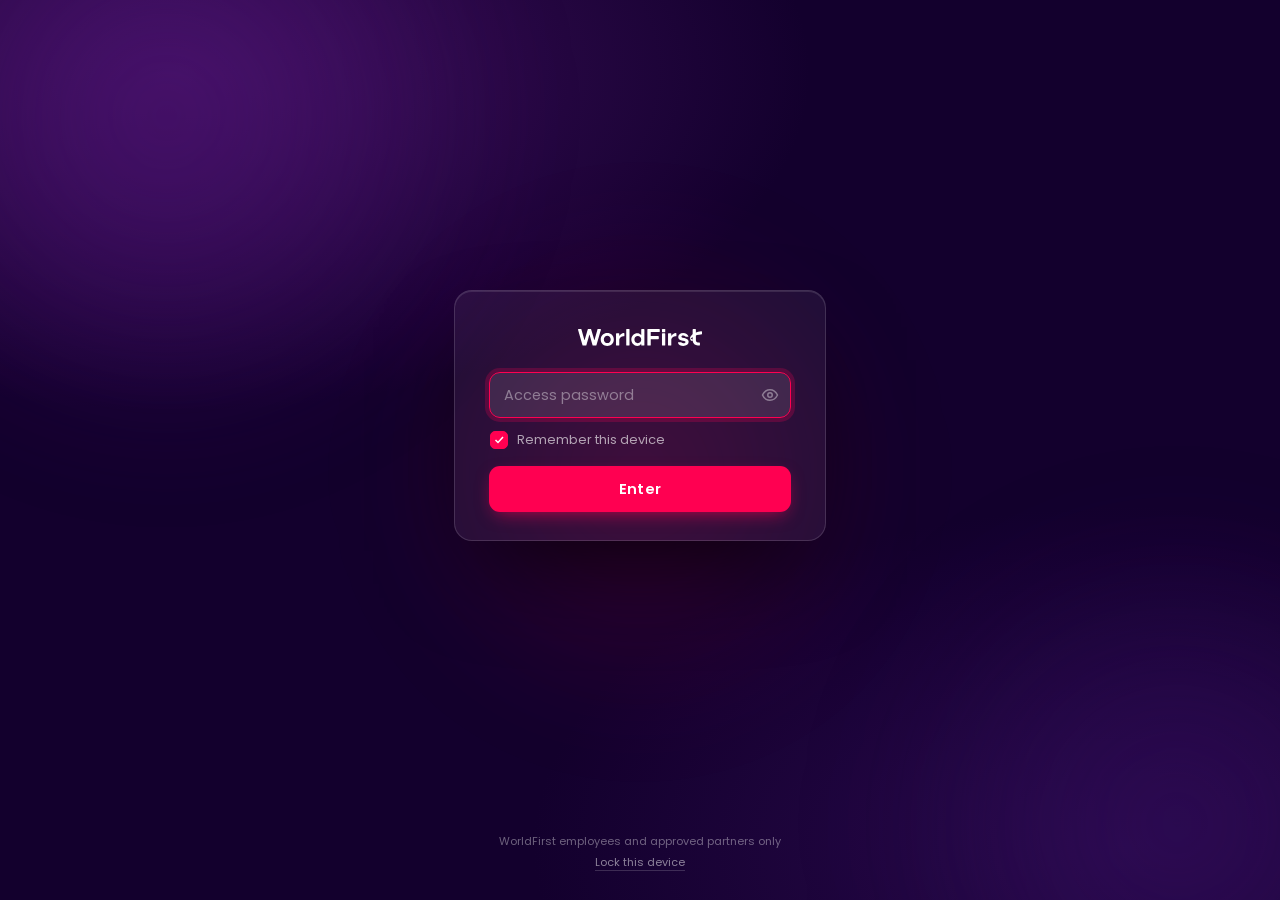
<file: index.html>
<!doctype html>
<html lang="en">
<head>
<meta name=gate-tier content=wtf>
<meta charset="utf-8">
<meta name="viewport" content="width=device-width,initial-scale=1">
<meta name="robots" content="noindex,nofollow">
<title>Ant International · Brand Center</title>
<link rel="preconnect" href="https://fonts.googleapis.com">
<link rel="preconnect" href="https://fonts.gstatic.com" crossorigin>
<link href="https://fonts.googleapis.com/css2?family=Poppins:wght@400;500;600;700;800&display=swap" rel="stylesheet">
<style id="pg-style">
  /* gate tier: wtf */
  :root{
    --pink:#ff0051; --pink-press:#e00047; --err:#ff7a9c; --mark:#fff;
    --plum:#13002d; --plum-2:#2a0a4d; --plum-3:#40105f;
    --ink:#fff; --mute:rgba(255,255,255,.62); --faint:rgba(255,255,255,.40);
    --line:rgba(255,255,255,.17); --field:rgba(255,255,255,.06);
    --field-focus:rgba(255,255,255,.10); --ring:rgba(255,0,81,.22);
    --card-bg:rgba(255,255,255,.055); --card-brd:rgba(255,255,255,.14);
    --card-shadow:0 40px 100px -30px rgba(0,0,0,.85), inset 0 1px 0 rgba(255,255,255,.11);
    --btn-shadow:0 6px 18px -6px rgba(255,0,81,.7);
    --foot:rgba(255,255,255,.38); --foot-a:rgba(255,255,255,.5); --content-bg:#fff;
  }
  body{background:
    radial-gradient(85% 65% at 14% 8%, var(--plum-3) 0%, rgba(64,16,95,0) 58%),
    radial-gradient(80% 65% at 88% 94%, var(--plum-2) 0%, rgba(42,10,77,0) 58%),
    var(--plum);}
  .aurora{position:absolute;inset:0;z-index:0;pointer-events:none}
  .aurora span{position:absolute;display:block;border-radius:50%;filter:blur(64px);will-change:transform}
  .aurora .b1{width:54vmax;height:54vmax;left:-14vmax;top:-18vmax;opacity:.75;
    background:radial-gradient(circle,#4a1370 0%,rgba(74,19,112,0) 68%);animation:drift1 72s ease-in-out infinite}
  .aurora .b2{width:48vmax;height:48vmax;right:-16vmax;bottom:-18vmax;opacity:.7;
    background:radial-gradient(circle,#2f0c56 0%,rgba(47,12,86,0) 68%);animation:drift2 88s ease-in-out infinite}
  .aurora .b3{width:40vmax;height:40vmax;left:30%;top:24%;opacity:.55;
    background:radial-gradient(circle,rgba(255,0,81,.34) 0%,rgba(255,0,81,0) 70%);animation:drift3 104s ease-in-out infinite}
  @keyframes drift1{0%,100%{transform:translate3d(0,0,0) scale(1)}34%{transform:translate3d(7vmax,5vmax,0) scale(1.14)}67%{transform:translate3d(-4vmax,9vmax,0) scale(.93)}}
  @keyframes drift2{0%,100%{transform:translate3d(0,0,0) scale(1)}30%{transform:translate3d(-8vmax,-6vmax,0) scale(1.10)}65%{transform:translate3d(4vmax,-10vmax,0) scale(.95)}}
  @keyframes drift3{0%,100%{transform:translate3d(0,0,0) scale(1)}40%{transform:translate3d(10vmax,-7vmax,0) scale(1.22)}72%{transform:translate3d(-9vmax,6vmax,0) scale(.88)}}
  @media (prefers-reduced-motion:reduce){.aurora span{animation:none}}

  *{box-sizing:border-box}
  html,body{margin:0;padding:0;min-height:100%}
  body{font-family:Poppins,-apple-system,BlinkMacSystemFont,"Segoe UI",Roboto,sans-serif;
    color:var(--ink);-webkit-font-smoothing:antialiased;text-rendering:optimizeLegibility}
  .wm{display:block;height:auto}
  #gate{position:fixed;inset:0;z-index:50;display:flex;flex-direction:column;overflow:hidden}
  .gate-main{position:relative;z-index:1;flex:1;display:grid;place-items:center;padding:24px}
  .card{width:100%;max-width:372px;background:var(--card-bg);border:1px solid var(--card-brd);
    border-radius:18px;padding:38px 34px 28px;box-shadow:var(--card-shadow)}
  @media (max-width:420px){ .card{padding:32px 24px 24px;border-radius:16px} }
  .card .wm{height:17px;color:var(--mark);margin:0 auto 26px}
  form{margin:0}
  .sr{position:absolute;width:1px;height:1px;padding:0;margin:-1px;overflow:hidden;
      clip:rect(0,0,0,0);white-space:nowrap;border:0}
  .field{position:relative}
  .field input{width:100%;height:46px;padding:0 42px 0 14px;font-family:inherit;font-size:14.5px;
    color:var(--ink);background:var(--field);border:1px solid var(--line);border-radius:11px;
    outline:none;transition:border-color .15s,background .15s,box-shadow .15s}
  .field input::placeholder{color:var(--faint)}
  .field input:focus{border-color:var(--pink);background:var(--field-focus);
    box-shadow:0 0 0 4px var(--ring)}
  .peek{position:absolute;top:0;right:0;height:46px;width:42px;display:grid;place-items:center;
    background:none;border:0;cursor:pointer;color:var(--faint);padding:0}
  .peek:hover{color:var(--ink)}
  .peek svg{width:18px;height:18px}
  .row{display:flex;align-items:center;justify-content:space-between;margin:12px 1px 16px}
  .remember{display:flex;align-items:center;gap:9px;cursor:pointer;font-size:13px;
    color:var(--mute);user-select:none}
  .remember input{position:absolute;opacity:0;width:0;height:0}
  .box{width:18px;height:18px;border:1px solid var(--line);border-radius:5px;display:grid;
    place-items:center;background:var(--field);transition:all .15s}
  .remember input:checked + .box{background:var(--pink);border-color:var(--pink)}
  .box svg{width:12px;height:12px;color:#fff;opacity:0;transition:opacity .12s}
  .remember input:checked + .box svg{opacity:1}
  .pg-caps{font-size:12px;opacity:0;transition:opacity .15s}
  .pg-caps.on{opacity:1;color:var(--pink)}
  button.enter{width:100%;height:46px;border:0;border-radius:11px;cursor:pointer;
    font-family:inherit;font-size:14.5px;font-weight:600;color:#fff;background:var(--pink);
    letter-spacing:.01em;display:inline-flex;align-items:center;justify-content:center;gap:10px;
    box-shadow:var(--btn-shadow);transition:background .15s,transform .06s}
  button.enter:hover{background:var(--pink-press)}
  button.enter:active{transform:translateY(1px)}
  button.enter:disabled{opacity:.7;cursor:default}
  .spin{width:17px;height:17px;border:2px solid rgba(255,255,255,.45);border-top-color:#fff;
    border-radius:50%;animation:sp .7s linear infinite;display:none}
  @keyframes sp{to{transform:rotate(360deg)}}
  body.busy .spin{display:inline-block}
  .err{min-height:0;margin:0;font-size:12.5px;color:var(--err);opacity:0;
    transition:opacity .15s;line-height:1.4;text-align:center}
  .err.show{opacity:1;margin:11px 2px 0}
  .shake{animation:sh .4s}
  @keyframes sh{0%,100%{transform:translateX(0)}20%{transform:translateX(-7px)}
    40%{transform:translateX(6px)}60%{transform:translateX(-4px)}80%{transform:translateX(3px)}}
  .foot{position:relative;z-index:1;padding:0 24px 28px;text-align:center;font-size:11px;
    color:var(--foot);line-height:1.85}
  .foot a{color:var(--foot-a);text-decoration:none;border-bottom:1px solid var(--line)}
  .foot a:hover{color:var(--ink)}
  #content[hidden]{display:none}
  #content{background:var(--content-bg);min-height:100%}
</style>
</head>
<body class="locked">

<div id="gate">
 <div class="aurora" aria-hidden="true"><span class="b1"></span><span class="b2"></span><span class="b3"></span></div>
 <div class="gate-main">
  <div class="card">
    <svg class="wm" viewBox="0 0 1188 162" xmlns="http://www.w3.org/2000/svg" fill="currentColor" role="img" aria-label="WorldFirst"><path d="M1024.2 89.33L996.503 83.24C989.103 81.93 986.013 77.2 986.013 73.48C986.013 68.12 989.513 62.08 1001.86 62.08C1010.17 62.08 1016.52 64.93 1020.29 69.52C1022.28 71.94 1025.31 73.25 1028.44 73.25H1048.45C1051.19 73.25 1053.12 70.55 1052.22 67.96C1046.12 50.42 1027.79 37.88 1002.77 37.88C973.443 37.88 955.273 53.9 955.273 76.3C955.273 93.05 967.173 104.9 988.103 109.36L1011.85 114.21C1021.89 116.35 1024.66 120.53 1024.66 124.7C1024.66 131.24 1017.95 136.38 1006.49 136.38C998.183 136.38 991.133 134.14 986.333 129.4C984.063 127.16 981.273 125.55 978.083 125.55H956.353C953.753 125.55 951.833 128.01 952.493 130.53C957.943 151.31 979.933 161.04 1003.72 161.04C1033.96 161.04 1054.72 147.78 1054.72 122.17C1054.72 106.54 1044.68 93.74 1024.2 89.34"/><path d="M694.474 67.86H764.544C767.614 67.86 770.094 70.34 770.094 73.41V91.37C770.094 94.44 767.614 96.92 764.544 96.92H694.474C693.824 96.92 693.294 97.45 693.294 98.1V152.51C693.294 155.58 690.814 158.06 687.744 158.06H666.714C663.644 158.06 661.164 155.58 661.164 152.51V5.59998C661.164 2.52998 663.644 0.0499878 666.714 0.0499878H773.754C776.824 0.0499878 779.304 2.52998 779.304 5.59998V23.56C779.304 26.63 776.824 29.11 773.754 29.11H694.474C693.824 29.11 693.294 29.64 693.294 30.29V66.69C693.294 67.34 693.824 67.87 694.474 67.87V67.86Z"/><path d="M74.3734 157.95H48.2834C45.8134 157.97 43.6434 156.34 42.9534 153.96L0.223437 7.10999C-0.806563 3.55999 1.85344 0.00997925 5.55344 0.00997925H27.6534C30.1434 0.00997925 32.3334 1.66999 33.0034 4.07999L60.9434 104.93C61.2634 106.07 62.8734 106.08 63.2134 104.95L92.6934 4.00998C93.3834 1.63998 95.5534 0.019989 98.0234 0.019989H120.403C122.873 0.019989 125.043 1.64998 125.733 4.00998L155.213 104.95C155.543 106.09 157.163 106.08 157.483 104.93L185.423 4.07999C186.093 1.67999 188.273 0.00997925 190.773 0.00997925H212.873C216.573 0.00997925 219.233 3.55999 218.203 7.10999L175.473 153.97C174.783 156.34 172.613 157.97 170.143 157.97H144.053C141.583 157.95 139.403 156.32 138.723 153.94L110.353 55.33C110.023 54.19 108.413 54.19 108.093 55.33L79.7234 153.94C79.0434 156.32 76.8634 157.95 74.3934 157.96L74.3734 157.95Z"/><path d="M485.183 0H465.203C462.138 0 459.653 2.48481 459.653 5.54999V152.36C459.653 155.425 462.138 157.91 465.203 157.91H485.183C488.248 157.91 490.733 155.425 490.733 152.36V5.54999C490.733 2.48481 488.248 0 485.183 0Z"/><path d="M442.193 43.66V64.22C442.193 67.07 439.873 69.54 437.023 69.75C416.783 71.26 393.443 81.67 393.443 105.86V152.41C393.443 155.48 390.953 157.96 387.893 157.96H367.873C364.803 157.96 362.323 155.48 362.323 152.41V45.88C362.323 42.81 364.803 40.33 367.873 40.33H387.893C390.963 40.33 393.443 42.81 393.443 45.88V64C393.443 65.25 395.093 65.62 395.673 64.52C402.853 50.92 418.313 39.9 436.003 38.14C439.303 37.81 442.183 40.35 442.183 43.67L442.193 43.66Z"/><path d="M341.284 99.56C341.284 136.4 312.934 161.04 279.284 161.04C245.634 161.04 216.594 136.4 216.594 99.56C216.594 62.72 244.944 38.08 279.284 38.08C313.624 38.08 341.284 62.71 341.284 99.56ZM311.784 99.56C311.784 77.73 295.184 64.6 279.284 64.6C263.384 64.6 246.094 77.74 246.094 99.56C246.094 121.38 262.694 134.52 279.284 134.52C295.874 134.52 311.784 121.38 311.784 99.56Z"/><path d="M825.873 40.36H805.893C802.828 40.36 800.343 42.8448 800.343 45.91V152.45C800.343 155.515 802.828 158 805.893 158H825.873C828.938 158 831.423 155.515 831.423 152.45V45.91C831.423 42.8448 828.938 40.36 825.873 40.36Z"/><path d="M825.873 0.0499878H805.893C802.828 0.0499878 800.343 2.5348 800.343 5.59998V25.59C800.343 28.6552 802.828 31.14 805.893 31.14H825.873C828.938 31.14 831.423 28.6552 831.423 25.59V5.59998C831.423 2.5348 828.938 0.0499878 825.873 0.0499878Z"/><path d="M937.874 43.66V64.22C937.874 67.1 935.524 69.54 932.654 69.76C912.424 71.28 889.134 81.7 889.134 105.87V152.42C889.134 155.49 886.644 157.97 883.584 157.97H863.564C860.494 157.97 858.014 155.49 858.014 152.42V45.89C858.014 42.82 860.494 40.34 863.564 40.34H883.584C886.654 40.34 889.134 42.82 889.134 45.89V64.01C889.134 65.25 890.774 65.64 891.354 64.55C898.544 50.91 914.054 39.87 931.804 38.14C935.064 37.82 937.874 40.41 937.884 43.68L937.874 43.66Z"/><path d="M627.313 157.95H608.223C605.153 157.95 602.673 155.47 602.673 152.4V142.72C602.673 141.57 601.163 141.14 600.573 142.12C593.143 154.44 579.963 161.04 564.643 161.04C535.373 161.04 508.173 136.74 508.173 100.56C508.173 64.38 535.363 39.48 564.643 39.48C578.723 39.48 593.353 44.13 600.533 56.84C601.113 57.86 602.673 57.44 602.673 56.27V5.60999C602.673 2.53999 605.153 0.0599976 608.223 0.0599976H627.313C630.383 0.0599976 632.863 2.53999 632.863 5.60999V152.41C632.863 155.48 630.383 157.96 627.313 157.96V157.95ZM602.673 100.55C602.673 79.34 586.303 65.98 569.943 65.98C551.503 65.98 537.673 79.35 537.673 100.55C537.673 121.75 551.503 134.89 569.943 134.89C586.313 134.89 602.673 121.75 602.673 100.55Z"/><path d="M1092.73 98.39C1085.23 97.47 1078.55 95.39 1074.36 91.35C1071.46 95.56 1070.74 99.62 1071.81 103.66C1074.75 107.38 1081.84 112.8 1093.08 115.49C1092.86 113.62 1092.73 111.72 1092.73 109.79V98.38V98.39Z"/><path d="M1156.36 127.96H1141.79C1131.8 127.96 1123.63 119.79 1123.63 109.8L1123.48 5.60999C1123.48 2.54999 1120.99 0.0699768 1117.93 0.0699768H1098.28C1095.21 0.0699768 1092.73 2.55 1092.73 5.62V109.8C1092.73 111.73 1092.86 113.63 1093.08 115.5C1095.9 139.44 1116.25 158.02 1140.95 158.02H1156.36C1159.43 158.02 1161.91 155.54 1161.91 152.47V133.51C1161.91 130.44 1159.43 127.96 1156.36 127.96Z"/><path d="M1187.86 44.38C1187.19 40.45 1184.31 31.78 1181.41 26.52C1179.54 23.13 1176 22 1172.91 22.25C1136.74 25.24 1096.81 45.06 1080.64 60.98C1068.28 73.16 1061.54 90.81 1071.81 103.69C1068.9 92.84 1078.93 81.82 1109.51 68.23C1124.02 61.78 1143.15 56.15 1182.37 51.06C1185.73 50.62 1188.67 49.22 1187.85 44.37L1187.86 44.38Z"/></svg>
    <form id="gform" autocomplete="off" onsubmit="return gateSubmit(event)">
      <label class="sr" for="pw">Access password</label>
      <div class="field">
        <input id="pw" type="password" placeholder="Access password" autocomplete="off" autofocus spellcheck="false">
        <button type="button" class="peek" aria-label="Show password" onclick="togglePeek()">
          <svg id="eye" viewBox="0 0 24 24" fill="none" stroke="currentColor" stroke-width="2"><path d="M2 12s3.5-7 10-7 10 7 10 7-3.5 7-10 7-10-7-10-7z"/><circle cx="12" cy="12" r="3"/></svg>
        </button>
      </div>

      <div class="row">
        <label class="remember">
          <input type="checkbox" id="remember" checked>
          <span class="box"><svg viewBox="0 0 24 24" fill="none" stroke="currentColor" stroke-width="3"><path d="M5 12l5 5L20 6"/></svg></span>
          Remember this device
        </label>
        <span class="pg-caps" id="pg-caps">Caps Lock</span>
      </div>

      <button type="submit" class="enter"><span class="spin"></span><span>Enter</span></button>
      <div class="err" id="err"></div>
    </form>

  </div>
 </div>
 <div class="foot">
   WorldFirst employees and approved partners only<br>
   <a href="#" onclick="lockDevice();return false">Lock this device</a>
 </div>
</div>

<div id="content" hidden></div>

<script id="payload" type="application/json">{"v": 1, "salt": "bPfBCtF8v7X4qOs5mMVRNg==", "iv": "1Ke/QiRG7TI8ud0D", "iterations": 100000, "ciphertext": "pP2n1AnLEUDGCBY6Ahu5IgDGZpk614mKQHr/P8ZaYzKuxNKbqaOII3XNMTvCLlitAEyydRwsFl9h+FfulMC4gldNr/9QvCA3VNbRodpDZysgwEJk5Jt1Uy1b2RlmV2dbnEKR5lJNlw5sKq7E5zi9HtCHHX1AQgSSuQ/M3o23paKLDoVuzkrJCDSBKxOBixctCAGoiLsqDs5YGsEYOJXUL4y1fGoJeRq/lJaLobR1wr/[base64]/2LgJG7pmWD5EFUB24UlI0TjOpxFqneBMY10p1uhP3zxpbA/O1viOfQiycBE1DQdmzkQz5My6O4LXdQd69Vx9aXTzE1oMqq+ZRv6WmnQqswTag8DOYlOufoAuvu/U0EEGCdfQIVDYHe2UqspYT9PWMxn9YRqYtfsWV785HEKQYfRHNRdNLqg63iZrGBaM6zYT060NSwEr/KcL9ZKieeenY300pzfCxDA/UFebOtDEBZn9hD9eIFzmlKj6aMk497tEb4rdoJweZ5kFq0bRiI53EEuyxPNPefTroTJGWEQmRQE05Fay5vN9eucZflmaIKZMWpI8Ssu0QtA/Ft4tjK0Mwm93NRK0Oa2H1tXOkkLkrs0tg9cKsvQI06VCoY1YdiX7+FR1v+GlYu/GRR3l+qfbJRMJ6BHnPae++1eEsZyHfcg9y2Kw5AoKWVv3p+jQhN+nXaZ2vEQ29BJyB2w3Tx9S37PXTsc0Vq9Hq9MBJy8VsupxXrVOFv46yrhOVdyDmy6Vhs11GG3JINxeqno3QAW1S1qvCb1U9b8/dWzW6DjC1np68D2FZKm9Qlj1qNUbP+KKFQYzBwpp4CC3hY2+oBlmOtELJFNClQbuGkPr4RyKCaV+0ZVT+kZjGuvzln64ixA/uQ1QM/k3PBgA3ipUGAIC2Tcwv52DSdDhOXB+IUasoiriRPKOlMoorbe1UzTGITRw0i0gt7/pBGnZkahXK0grSiYXL20M5GqqOIVJxWQjcK5KOq0pLCNRy8Gc3x3ZeY4Z/[base64]/Zw3pXWrdTqz11k+QPlwVgc43SPCpYNmTwZWIgvZKieqB0hZXGP7cTAQcrjRJQfRhEMQzZNYC1+H1Zfj4yN2MhIn0B2DfAtv2zlRkpLOb8v+3ctPnRzSM9tpCTF/re/wfRJpyVWqKBcedMGNjAhOmm7xpDRZkpaSQDDF24MV3jO+pjXY4DxFMDs/kk37xSvGb9jHPTnjkPuQopu75aypgj0qDdXrDU6DAKkWLmR8IfkkBlcGybVGW+Wk+Jn3aCN6HxPYFrcTPK0u7wKTEJpsCs3f01aeIruspom0fiw3ic4FkihluZQL2Wc0QERFS/JizPcV52fnAj21JsXvbraSWihAXFF9SmtaKZaHijl3FKQcJnS8i05ReKjg1D87UhJIwFF/8z1mZjwdFwBNQHknEWvtpDvYIb9Hyl5Mkq7e0SeyW66KzXhqzgItWG79a3KpFefMKk9o86Gk/XIeFnUvLpvvvelbx3hQncxlVuBKJ60jX3IgKhAUjyOmrm/E3D0OYbwL9rzf8rq43rr8vhgkR5iaLlpKlctRb+J2IOZAbPEQ7JpECJ+phvEKoJruWXktSHKn4hEKdlUlRviN0DIAKz2z/[base64]/iKFHHUjnTNgNMewg9R0A7GKjwc8WtbFsA7Va7+mJSmF8OgXUp0fUr2Cz7u6a/WTacsoqLatBf6h1eu1L6XRA9I4KE7hGmcj34ADZna/ewc91FScotUCDM3yHqF6qLRm9ViIB4EVRJ+wNJxItF9EDh7Q8U1z7jCmQKhtvan4RnBECTQ+36vXfD9RwObgiwOjUgnIfIxyiMALbpG3ZsW6zuZLV4GthKOh+Ol/ENvkjxtxBGIxJ7S7n8T4lU+9wwPpB91u7Ed9wHJY0UwjArK2DjsJAsrTkIdr2V5wat0oh/s3GaqdFiWMz9RSx+D/f2GfiYpTu1Wv7OZgcP75gFPTMoznrRSIkj8X4XcVtLKraGALjkprN8OQylcFpJFyhy1r3f7uXBKm9ZKZK2Q6l9kN4YT/2zcNYIs8E6a7zxY7vuD1JgJjnIbBDymWWyp7ooQa7U2StJoc7PQvDxOPXbKK/ojrx8HbNMcGlaMWtpfI1rw7TuJvAKA+5yxFbeXIryRqpfN3yzu2FB+Dti3n09o6vdsx5xdYkM2ynfeH8orhO4yANDwWZNcEOYZRS6iz/EC7rJKE6qiUAZTXO0Ua5xO+5lbVsXuASgZnOtMeVH7lNkjQ6G08ZcURttlshRFyrk1iiqwTwTLC1V0nvxPlAtRWvNSjMJ9IJXfhEyB2nVSc8lmZnLlZL2z6j81M0+tWtErDVfpj4o7ZPBi/Jio+oXvHX47/LKnX8tjuiYW2K2UT5lLfsr79Gf+0zvIhEaJIY9sS1lUZo7mgHhsB2JPajewVJlbTxHPrxMOr49mpPKHUUzKnVI2iA5mUdO0BoL9HAvGIYOlqzspRIqX+Ak4MmC0crZnQTSm5st+5FgPHAWnK6xxxXnUWhsMYIqkvd/A4a1+PsbDMFjl7OIW24DdvAw06WnEwxywF+mmgU3KNBNhrcKCNQ3uyGgq3FiO2gHtkysHaefHVEBMt4R+TPZTGINFY+iI6D4IA2h36YilIL7plu/3PNIRzQd03ofKOIsK+endL8OcLeUUmYHdX0qR0byDM2/cHjg9VLqKUqQPC/fOq/EFxQ8yd6KBvMS3YlFnU1Qxw8MK3zfdNrw1PKZknu1BLskpAdoqtaxZ6YZUY3H3WF9NK71DEDbBa4s+FIHxexVrfqyd5agQiY/IcIRustzARum1NuG2n7RTX2kAdLUxz7+5D4hn3N1qK+LxOOZYHRfHsEesWJoACilxO57mopejXk/jmSSte3i9ijrzDS/m6M1eqVACPSQM/4kdu8DTj0lmKwFap4DznlIW5iwbDqyhirAGDBbIKEHtP1IYpToTBtm8AbUIrAii+a7jSlQJdWBgosCNC+Rjvw3NcRuVaVtH0tEJI85WRYI54q/uUsjkg8MW2PRDuCx+ioguAPiz+bEjrFcgXJvsGBztbJhLjmaF5EbSMnE9VbKabg/CdJ7+C6yXEabZuvyj/[base64]/vGPy9+m1M+iJQivvHjYNZFxwcydLdpI05n5dR8olIu5MOrltgl80Lpa+q16Ou/rsFd6PZPTW4jDTB+sLB+SiKkOvioh37az/qHre1cYxoIqRODRjPjCxb+BmL5ckyyB9DVzlYCW5NH9DyWaYKtX2z4+IKkKXRw+bjpgcgiM8/ShTZpbhRZNyc8uuEHszQe9gAEgfhcr65D9+gVQNGKGoTTFHGyJ4D8kowJYsVTzBiMUO3v9Ljx5sEJReJfLlt7P2nfe/V5Fc8aA/7IwO+6ua7vjhFh5kxrqt6kkdtT5f6grSMbrLiDDDRUB6s7lgpfZU6iBXHh/1xzSZrNZLMQn9hnNl6axNgnFaQCZp9Za9ROCyduvM2hoM2YtKhVYC2df30dYS7k8wTNyH8Qxm6LJFpNw62VVYnJ5Clbi2qHVR2o+q3i3MertmhwQlRzJDjv/88/WPlh6nzdklLOJlI+5JuxLvMHEBtyIxLGTJUH83bWWZIjtTxPiHk0b17bgl/EMaZIn/t+hiisY5WQA8gzWt31JXCPWhOn3Bt0S6rCin4iH6NVSkzXMJAKrIw4FWQJdkQpZ1tDFlcJJYbnQoZ/ZncSB074zx5QVZYjyjuUNFCleeRXVn8wa6hFEwxZ0IJdCFWeTcmvs25JxLpQBuFzdHubLdfQNxd+Dnm+Aals5sK31+YdzoamyuC+9Xe5RFX3AUKjVoEmvnOyf4/++/aeiM//xx+urDnv4C/MuxoeIqENkNmUPJwDP6HTUPKIiNqm4CPfuTELBFmN/Fm4ShVVgL4qm/HxFiICbBaJX2kvJpX+3YGPLpEk2Ic4kgoQIaNAhyShfCYY7Po3DTvpGNHKMYn3wag6sHxU+6wdp6xGYpqLMfC+rusoIJMthJjlRgRps7DClUkEobNTJW1jCnCiB7R4B+rx4PpJyc5mS9IkVWZIilMn6iPCDzudootwdL80/BHSmIyRsrsTmi5gsNJ1ZP8T2UVH+oDm/kEgoPGOpn3YBgImZSDLbkXktae+RtGOZYToGZUfMyu3amqBps+fU7yQBXW+R6UtefsbQ/zuqbuHumwPs9c9E+g3BG/474u83LJeWYNCrnqp0of/X8eezN4ymbuMHhUs8JvwC9KwUDfYVBVMNbp5HX8TzE79rbHoeIKxLvKbOQjkEVVfGHYNgh2JBFjPPTWTzOn2VmSeAhUK/u7lkK5Jck7iValRDlq8O1CNWQi8BW83Uu8ik92vrq/b4a3nxSC1qzAuTlGy9g0WB3Prw7jPx/Yn7Hm3S+gDUWCRE6/2NeeEYiQAbikEnH3PzAxF1U/1DKl6AqgpQqRNgKu3rbEFzEAWGJo8Bq++tOUiDXU74rdvfRHmmGQulhGiS3Ip4hje9ENZ1X9/tJy3y5oV+jEzSpfdyB8XQ+GejDd9BC/vJknFDzVccSW6ipUpNhuk2zGcnde0yi+Ra0hLW8as0OfO3kKygzZDcxekFg65ivJTmQq6opL/MqtAsEIgr8Pjrun/MfXLlGWmazuWCZIZlKnVuPYZ3P8MNDYua27em2nHiwKeJT8Qxy5prZ/dvSLmn2J89usvncQ3WLWXdV0de9M1F4a5jUOHkzgsiUl2oXRqUeEYydG4wiEIvZpVO3cJ1Mf6Q/YZ+zXSgq2OJFUmV46MoIWpKBMzZwyRWQQWWJ95MrlSraXmIrpQxRdGsHGIRMrBL66iXV44Ee/E2ICrmfxZ5gG01TkpYpdz9FV1H8UZzu9bZCtuwqha+m+tTP0d0VuT6We9ibGrERtodYqjV98i5OfxEtaS+ABAgyMt0XxlkNLuXuhgzIZBD/WEPaxIt1GW8LzqG/DjPtMl+SrQD+scXhc21LR15N/wxR67BiePjtSojWw1V3qITpCc7hMIrEwRvSDMGM0GE3Awb3C5KAEkq8nQeqoLnplQ5YC0PTEVacwCRcClnYm2ATbQqe96EE7PAAN/LsDjeW4LC6iJbiyD/y0H7EaFG59AAsb/VZo1MWS8DCYtbiZaWyM+DJRMWuRaGPaUxuPSR3DfAWD/8YvPUVZTXyGMj54VyF/IFevKS1PpG2OR1jcBfXI/wC52tTCDXo5LgsK7Qo3/ZoazsN3RDgUd0U3F27iBklbnyBx6DdgnL1N9NNeeexbVL26c49PaQLK3ZnL7epZ0bV89MNsBxPrrmTR37n0hMR1FnI8rqXAaoU6wY8inElnC5ExyginRdZ9Y3yZxjXAUjiMwdu7MhI0accT/UnY7ISRcTuw2FOpbzNQStfBQO2GTa5RxqI2B3s10EpZM5QAav2xE4RKh75UBcBwzwtDOIZTgjnrEeyqJ9BULVg4Pz92QuyqIY5i7GEiP+VZ0/ZJmKMj22sDacpPtjVRe2pdc7Z+bZxBNbFgts5D4il1Q8jDqjQu0eMO/syg+lRNaXh1qxO+Jk+U4JAXrAiGbVF7k8/+x6tWCmQ7tBBUFha5BswFGbXXJyogAYlfIK//IbLLU1IISNjOVkVFAlQS+JJgdU1GLonLUA980ZoX0Ktvt1WF76+EIUhRGATdKnbLfZXOrnQyzs6ciewd0EwH0eLBF5j/8ekAHI/N/j8LriidvYG2eJ/[base64]/aRulXFfAxKWkrOaIW2qL/HpJcJ+1i4iAUi3ZFM/ndCVKQqrR0m/J8s9Ru1hoyV4om5RBzwUP1s7sgpgV3Fa8horAPE1/iXNVt3p70WV6ofR6zGuUPoa5Dkl2TJITYm2LPFWW/uSBPF+4/6k0i2pLvP1mxWaBdGDJmGweaAlGBcrs/Yj6zVvT4xkkruZUBk1/GhBrf6XMMUc1FxqI55gYaYDySRLi3n65N7CuFIgylMnclnQ2WJnxyIOqAbVhgDx3HjS1K6SU+zihObzKjM8gcUtc7HeapzVF+qZO/t39+AwitqADLLuxwWdvGrwgZGOG8I24mS7VcHPnmkddang3IXXW38C56XnZ2tYCuvTTApHSXhOl+IXh+lQLFMjjvfAHFkcipc6j6cFWCzVP1L4ZVzZgbMwGHYMQMsqu+6r4j29wLJu1Wbi/VrHItR0W4APICT82209k1Q1RNAvH1NTfTSGRbUgaeD/wy3p+IVgwH2IL4pcW7fNPWsk9ZfmOZ3pjWNy6M0C14qwLaadZwGxK+r4T/0bf5myvLO+ShaiTjojvvo45dcxPnQehvcpCSv+JMrOU5raTCSkYlBsjIAZolCQlyOVLha64EzzbbHLICd85ETW+CF2IiRFKUhS4waXxgbnp4vADy9jgaG/JFjDQ8xu9bnqKc9O1u38D0671voCELFFXLlemL43N6qAeD9MuR/xaOtV/wOvmPWHpDIx4ennmgZMWR7bE2O1YK6DteJHXgVsrPozDMn/6D46+tt8dAnnvmat0kYwFvC00OGwwVCawc/teYI7enLej24hMOph8+mZdjYHi52uOV8xlLsGbxEfdrXbxlEwS6WHjCIQODdiCldvs2tkpnZybhaX6n12c9/KiL+WWNPBzoEdcclndMUDlNsudrxgGcMpYh3RfPbp8cAHR1acjGG5C/eFylR1zQhbcdPOMGjpo65yqu8Z0liS5RFZ5fFr0Nigvgoa3XDiVRxoCoyI4ZztBUkvmeRUy+PCN2zT0emFNtRy0QCU4DU5wZNVjnaYm8fsMYz6lTPidIlkcfR2vIVuSMy+02HHgCdp+/SlMGhcswekDxaKARXc1JSHHpJj9JH8uO+vGzm/G5wCgpg6Qma7TXqQP/Rld5gEo2x4jrY5f1d+ZYLWWIc8wjkRGv10kJMPBnFVXM2lHDduf8dyWVJJldWd1XuZRyhLweMeDcesOsSTWg9zTb59JQKojge/yQG16+0wDb6Zi8OVamOyXayYxGBWHILfA1rlyVwEvgRSmeoKWnwzFRFflR9hHLJTEc9i9JEGHMNCQiquV591/AiI2cKXuezKue7xLJR/bJCASZpFJSNq5PiLE7f4uPqg/1nUoSYOen3uCAxQYlLCdU5+KcHt5FSdbrjwR2t1bRUAbtiywLm3zI+Rc+EDo4XRuKPH8mnE2QGDwehwtwabtldIm/Xa/1nOM8yrJV0Lod+3GO25wZFHNxgDWocNsA0dBRK89YAdx2xTHb7HjaVnTQ0L2CbRExOVZt7ZMJLbnGY2nwQ8uHIXFRi294sEUlsBFlK0yS4NWG7KATC0EmCpeXcX5sL296G7akOGo0TGYdCNB19g9wSZvMTJzCOtwv3v8zN0CtS/zvLBcKLfnviIYdtdf5zthPLrBsuDkhP6zbOiZcU1lWZftnR3m6wJ+iOn+Elf2Q8BgrzMtcL+LcW7NQKmTMAuEJAdlAc/HC69rNOmw5F6neT5yutoP7pWOrCnayzbBbLVffrC27shbrf4OkDYfSUBNskodD9HzUlWqOJGmLHkqMMZPeUO1A6LEpuyw98JJjS0nofBb74HZdNCDjOQWe0494nH5KpByW4uKP/RCQQhdQDf2q8SoCDWmLvFAMuwBwR5ZUw3lg+R44kOaTNVi1HiivlKg68u9RB9twOz2UqjY2+JsU8JZ31SlOQNwAItt8XPGQubZyVWZlp5l0RurQ/oZTvX8WEa+g/OW5tqXPSTM1BstGnyA8K7IR/FBzRBT8lRCmLLSWt01vm3dXbct7I3rDLWnWFpqykcyWbvtNuicsaPupCr6JqhTQrzPrOykW944p1I3y3Jv6wL+Im5nJSqB//Jf/GJOr0Fhbnx3Ha9Y/w7XnIClg5HVLshdvCpunuqJtFgzjQwr355IJLCk+0O84z8/Qcj5fnavjGuyvgeCHuCel0LCLpujzyC6CStZpuId2kgFg+grem3XjF6KxKwrn9pMVh7EqHbxaCphm0P1tdJ21maqDUZpkDwfiJNr/9smxApPJjqZgUWmD78pHf54lHXBgrZE6PUn47n8wmfSU78bQO/5zY59ZYkHoOJijjS50HUXW+zsh/6199uHv+7Yb6ntTdnVt+4NMeDei0yTpe40xqrcvMkFEDnacL4DMxpxPcU1tR4iHfLpFbuQA82pWGYnfjO1aMbRUMy8EoSEUllRM2AY2db33u+8wWrqPJHYvMmKrRvgyPNzUDdZjYQrCYIp7Xchd1hZu9UrADu7sNig7afY8oQRtKekNMh8fa8PrKykcB15E+fv3Y9u/0KKfyiXJFUTIx+EI8sTLOSA1frutOfBx21qUbQJXhFKbMnuxeqjAMT7P87LZ0AGYrXGbLKOwqJa6vVKdomheE1t9ZLCwFLX1J3x89rsplkfzf5qetDnYdzaYMqMqHZ3RgdzsvUtfa4dMl/miZtA+EH6R+Ngax7bR92CD9C29yvxv+30GoS8DIYiGrp6q736ncXKvUQlSLR+a0rb3h0foA4kB/PaS8f1zfHtDmWBQBljOM1IBEyEibF3fClCaR8/T1hEBQzEjvIFoAnfQNiLrRcolO2H1x+uww8w1IrJuqWNOROBliA00KNtNMAnRN/K2yye1qCAwHg0aICU9zYPGwgwKGPambnFOdsHz4rOUKh0T5PKtIFBVAvTRJFsJWy4hXzC0o1FVWG9wQWzBsKP0lRUGJspTJS4NwOy2PvTHwV0gAlF4qxTbzH2RmqSESfQhWDoMnLz1toCEmOiHcf9qcXON8aZgKNRP2x2QZag5sGDBzpp7/sVcvLqZlgpm6kf0KHbaeqOkgQOWuEn0pv66Y4CmU75KHefFC2ObPDpXhPlYWk63eER6r+98IGhNeXcDICF6aIGgdvE6QAGDnp0qf62rNss2BnDs0CSiwJis7kQ+v62McqKowZdqclgGmQF5oPM5Q8OhHrXqKb4ST2EhjOCDpH0MqF7oCzGtQKZAuQ7e/BpkBN4jDGCNXOu6u+t7nMMC+PmDkUYXKUj3i5ba0wJhG9Kv2sw5pHJxXhwfibegDFYecvG6CDuHeSsACcz4D+nIJxRwYd/IRmfHi7GGBdzOMuG/XreG5te8rMm725bnHrMbhZfWaSe7lNHGRF1CgvyOZ9CBSV8PEk7oRmPfo+5OZWlLppMD5KcOeRssmiqjvr3ZdpKgS23hKkoA3GD3P/nsM1h9vaEJzRs9Pr+N26M1AiN8a5caPdaMRSq2gTdtcCbmW53jWop9PWc4WJWGJMgll1a4K/fF78QL/JRrXPtoRi+w7j6TSRRhBKKeycraMbUBtw35dFqRDG/WVZIioWHekZ80VMnOJQGEu2on+Jq18j7/f7bhqgugovdHtVTAhyzaEI2eGYsBEui5U4E6zgzgzzo9KBrd5AkSGtkstO/gdE+sLK23OfHOgB8ZgjZs+RrVCknDbGJZCfBkZPioE3eEpuCb1c2B8Ur3gJi5OIUMHxDs0KO5wpOWaBpYRkIs6kKi9WqE6hN4OGSCQpPjbb5eYCveTiYAXfmkrq4jHGMmcReAZ/nfniiIoxZ5ofihg69Am2bHOlI2BfLwY+UBJN3GBB4y7C49PYboZqcty5CzCvtA4euQx6SJ4oemHjISNBNyeMzR3dr4PAIQHNS8fB14Eht5ahL7bHh24M4pNdz+yMF06Miyc5ePEpGMeqJX8JYmbzflQtlRI0FSqu7LhUOjXv9Rvcj+wwb4c/dxEQHI3rcije4Tn95KasBpCQljFQAdwp6Nyd1oRknlzQG3d8qz4ATwQ87JnB40/mN/v2gWo1UpsAUPNHXeKMloc5jeTbGzCG/YMfRZSF2Eia2cao5zROttSyFfgFXgmtHUlguV9ZdFfebbMpbfX/BuOs1JleZs6oZCkADfT8fE6DOjIGOCWwVVkZpCFmlOUlxxN8QvbGRZdADqSgbqUR7LDqxtGTQ1XpDWVkc2WEiLwFkoXtW6Xt19NR+ql/wB/vsj9Bp8lStMOjCNs1mNwIDuDeVHHAhSe9H0dLzS0n0qoY4Tr5eHbTlZ1hJi4CEzOo5mPhB4g+OWcgMTE8+ADzNrylWO2ZaYUilNJbOxOMpnuC3Z/tbTtCr3UVfSWe34BXmxnlzXw0mMDrrA3SfSqEHayleLHSWL50hm2Z95BFGVGOvLBYqCSLDlPxfdxXYArFHSmR1JYbgcYAKcw27Nx2r12V/T5p19ZgKbgA48uTqQhsT9dOFVSbMHM/jz2WQzQ37KX9abrqUuLxzizOKg8o+XtespZYPKD8/nFdWAqwKseuC7OuYv44NCBfnzj7n9r3sUaWtLbAXuceIysm3znNPo432MkajMVSitRIPkwPzIUrRj8Z6MJSB6D7chGdmAzVJtThBYXcaysQvIQicDz/65kHJi2Zde4445pASCA1ZVkWEVR9IcYgWt1D/G5u6A18ZN8hLYPDtoCi0QSKhgRCqDYckvP0pm3fwB3EWJG52ORhnPWkyXZgT42RIknMO1hEMUm1J68cUuwDF1Y/iHLAn4Ylae9+BmtNE6Ho2mk/22LwjanLGCjB4FDuumHmwQ4mXFSQ/7sFmyLmNNXPfKWDZZh6yP2T7Ur7ofQkjtAKqrnK/5x76jNe4EKApGnwvOQMUHsYu4Yayg8yKYsNGkJMukswaW3fI3lHlj6dcDj2XsW3EzCPVqidJxWPIeIHBlPbyJdBjc2poH9UF/SHqrxhQBpmrU/brLNyx6lYreBIQ6jrROawUm/sBJ/QuVnV3ZK7/seDB9SCw55rJ5nkt6szwCOscXbYHZSFbechtk3KSjUE8v7cabJpYyPh7YDaB8JDQIX7DogRov39s7H+UACqHWHM5QlQXJKWtgvryDKJyqkUx7bNebX3V5labW/D+MFhUzPIOl5DQWddweWpOdMivCKEtQc4+AMNSv/n+KdHwkw2SBNu4G2WD9lh/NL1JqyS4EvRw3m5RAPJIiSovGdJgmUmp3+vSTmvIwKg/IhgGZRliQK1tW/hyw6/WnQFb/[base64]/FwYtw3vm0s7QiDEHOKyq6aA63vBvRXAZTmxnrWSEbjyXm4D1bb0K9VGaj/sjBPprP5K3hasCFdJQCz/HZU1nw0pvkQ8aGo1nX8f7Bs5RXT2+VP9+jrbA8gaEzcuVe/VRXXJeojCUQfgpuchM8wRcEKWj+vowziZIwxGiEEkIPQyGANz7CwkxtYnT1Bcpj+XSY2nCHbFshWDZP/WSMtyP/Caxtug0UUy+pJBRuhZZXQA8QzrFbSnX7Nv0jlEj3/P6eKGTalgwzCmdM5MDSxLU5QFbE7L8ajl9NbDs9/cOpiV/q7MYQuIThrjAGga50wClSZlZnIjohzoE4gAbI+Wls8CTQABqlF4d8d5B4CmK3Kad6+roRZ/[base64]/dwdpHSWOsFEUrl5gPQ0W7vassFma+nG+/DFH/3NkfIcLR3XoYwzUq+Ll2ezcP1M1uC7XK6jY0Vr+ppGCcFgazYQF5SjD1co4pa2MEbyyiNP4CJXn24Hshq1GkMfkHpGymXgIESKLzE8yvUw/ddLZybi3RWARJ6bZ7JvbLKXBq3d+QdVRuv2JiSems/h/t6ZBWfocpWzcgn4pzoWVgepoh7sOMjyhHLhDAv/AxNfDmNzAl2wdp0TuIPZLTdp/YBcCc9CDhcaPwJah6tzVCO8QfSwSON+6TMlQw8/tksIcJjHQzuem5jb7NW+m62T5806T/SUgacO7PWebNRqxS0QKPbvRDJreAYX9G55carE8xB0gSSUv6lKVDUGmxAEaZSDtHXKbeoYqym4J7UbKA9uHDmJYEPO6zfyUkppw+ov/L8GA2IBnrN7Azk6gjFfpH36r7ogWU/N1etHiyTALcNrU3oHvVSIzcd/nG/iBa+na58BJmEE62wSLj3CYLgz48b2DMreyo0W/KNIBCAOXpw8fAywfhzjwBVasMknCC7RAUs9LG1pODPnFEt9pBCf++w/i/5e0K9LL886xf6hA68AAKPEVcB1SGoxy4wtrcyLViFSaG4DYodFb807LB5l6cnFaqAllFAq8/[base64]/WaHGcuFBUQPrLlJKPDh3ADMnyWSjiVDhJdVboIaouQNAbHzNniqoMreMq7JXxrQolgKDp9RUsZz3T2scgohzvWpfS/LyE8VhPqLNWHtgXJwWmkXBUG/[base64]/PMS6X4EjI34uEOyj/fkx6KTaU3bCN+CCZrvyPLGFI96pJticHTFr26X900RaQGI5QFBavmfacdWufxHyJfz0DzdwekqTrB4214neXeKpqftz4+tsY8X/JqYQ+ySy+q396e0FZVgO9/lnn5cpGhg7EOVDfRWuflpT/+VH95ICwkBJf9wu/ZOnMhtV2N+jQLGcJChiOUNAu3jL4x5Ke18OrXGI/eK8eux5THxg3bla5jrk4wyi1p5I2varctTkM+S7ujdtvzGGirSsa7xR60C48det4NAVWLBizx35v134T0GvOuGgOxR0f3O9YNio3mvRuKWQu4kulZlcdgOv9Fa85LNb0Qu9/AQgeMJHHnCWXjBsE4X6CxzxpBwNvxSJgiCML/0+ntcmw00nu50nAeyOkKs+7ORIuFTU+fZhDdQe3zID4jDDrMD85pEWOB01vabmIDrklk9qaUnLNbjBqGfnf4TYY98/cIOa4CGGAgkkRybA57H47IrAbhY7v6AlZQHPNbKVP4LBlJ5wDIhN5u3fme5nah/3bFaad3QYPKxaj1BrjSp4Rwv/Zi7GRVGgpnG+dsWsl8VE0BgEN3BuegaMPLUr3Ibk/hrFwq6vWhZJ69T2dDjizK5Wu3WPBZUBSh1sbfxexwPzdtnKg/6sicRn7rwdeJYtcQrlSGbisd1qJIuQ9mgOPpKIJyURDJHhNbi6sLf44VZ6fV73jpC8YfeS/k+gKuTTPrMDkaEzMmUVwOuiyERpDDUtWYizQqUdT/y8hiVVtS42eck+qK9SBMg4SsLg1GZWha/DaR6eqYsFob+V2Cnbg3njv6kZgYm82LsXztp7O+WiDxeXb2fSNfgvl4D4YLEenNsruKbr0WGFlvWGQtaRSlrDr1L7BzcWa8pzbzcAxmX5GwtD5SXNLhZJHUETDeiRNciiUwqtAvxHWykHsqO9G4H6eRjZlqMx0C95fo3+OUjmviOOIXCuZdw7Jn0yHTt/[base64]/VLnZMXZ3LI9oIjXxVyVNYJBSvpOrMwoJL5I2OFZU864cZCUDm8HtFOhPhYL5SNotgnwJgmVTDxY0j0wTSVQY/UBj3xV2hLp5xYkgXylzMp0udq2HwlQhsKPD+Dt7Zdy5x13Qlsjq4tmMQpjBoOziJZ0Ee+Svp6ZzYdZUxv8jW3fO9iDvAAc/vnKIlvSkkWw3shGfonfG7tx4abPKCRiP8rlM/u3A6rKrCO1ajGrSu8aJbrsKVe/8h/qR5mj8jy1wM7rAoSM4Af7Fd/Kw0OgKrQC9XGYPS9VZ7Sob976C+jazGVNzNEqaDgIKDwtBdnfNdO22/A3Ngch5hvyiZUOfw98z7dW9a775hfJ2T1t3UDkRCB8fZmQcAlSUVzvqJQjjVboTlqaB9pJ788YCQZrjgFwInRntPwwIIIoHHhH8PHjmVhvZEGa9ikilMoYzsDWTvP3+m+rE/Qomh95UulUBA73UeQd8QMWNOYaVn7SavcwcKR63aUQsy8ADoxx1sfzHRaFo8pcMlmwdoxu4C4k66L4tGcZYL/kzdHkORvViMCSIlCGt936e8ZUeizrpZ0o8YEpedBvvmfASuoKXWiCLdAjzP7XbkmwbhZIFLBDT3uLDrM5PWEUVN201ZkD95W/LIs8AtwCLHrT6/1SoXSn8VinSb11PNg2lFwqkKDFWj1JVzwOvKYpcaBhk2nNeS0Y/s0l/A6pD2cuAHD1Tnld2aIOv2ysjyCqmr6HCM9wHqG0rgmlcAj4VPYfZ5RXDGS/y2qHCQJsU3gUONzBMx3SSqPSRtzSqXS5+DH0fuqU1cMYaGWCOitK43SkuvhTMndLUm/hth7fVJRa2HVE7QG2VjFsLmEMS3l+8nvYVNnyrdI1tQTcWBrjFLEjFBUeSRHDz4U9ouGrrBjl7KQW4pHvPkOkLWLw2P9WebfVdRQdDDr0sq6tdnowGuKTkuxOX0lka22pSNsc1s2LRgWiSf67wfEZR7H/hdhFCFvSxQpd4g2hufZH/7/zmdbYcIRwjfBKVehVIW894PVdVMyMt6SQ+x9kcwXwWQHRSv6aUXRy/gZn/+NM+i74l/PUnNsMsHCYvusTcogPq4l5ll6trUdNcJPHEjHp/UxaSZOJIqcAo8+iLP6DXMZM8gOsNzsqzsKTWIOOdasto9gDgrXbnencDtpX+FbOIHuQrgcabWo616CV7JylZHHH9t2NVXfaE/C8EtCPRhFU+NUKpGSzaQRQzVBmahJf85kIIuC8oLWMw50cphwsivy6BZJ2THErsAeJH2wirRRjC7LOfzCySlzYtcaQIxp9K9AElZkqvE8ARRxW9XxxYtaVMbRcSMsSibSjPODE+IckQ2eO9yNYnhL616rhOsEtQBSg1/Qfrn7lpAdaSrG/L0RM1erdbEzNVj8Z77+rhvG4W/cN8LevYu+a24SIkfzaJyJMSGM7ey/5gIL1zBcs3iCjZbG7rGv5y82Y0/VALytctRVRmqF7bc31wZphwgntyGale/KrdZYAlIOUZkqpZHUQCDc+g/25++O0Jh8r/gOGG7hpCi+ORlZ2gCh5BcOg4LuZbj32t3xcCa8hhG7E1mKZhxS0Yw3uQriwRF0TItLWldFnNFCRcSQ8hEu+apa3LeHL6v9bBHrH8ihUH458YXC2+047WqTTq/ZlVNGJNbS3MXDdnxOoQ3fm6V2EEI51wxJuBBXr5rKsyhJNkCY2q+h2EFG9SywQEiRn/UAe0p+SlbVHZVnTmdP5fyCmURmjUqw+Ts1O9fSvQVChLaZghy0Ye6goCvFD6ePf+rlR4osvhBJHJ3w5WkyXBsigYkei9QOXSxmuDzvqclS2l8uG4IOt/GcSHXux8pJzCEEtEQcpXnFfAipnD2kjpjZNR4ZYgkUJiBFzFgTPqaI1A+rpY/y2WriX0pqktdR+CXS4yBd38CTzjASKeljrJuDyMfXg+/[base64]/eq3b+LHvYWlueFh1wCVblQ2tGHQBbriZBYmT3adHCX3qwmVq4y+BElDtSgJaqCywlR4KuJeI3VEwYZeVsELzvdv51j9WfMSOI6yFjB97NVVB9pHol4oPt6OMSayJGmiUwYrofCcrGHLDlQGP/AsscNHlz5Y1eqlBKNAGHOGfcCgy4kdTrmzQgMUFE9nPKfq9i+9etSdwBbGjPxvhvXryaiKBg6cODX8K1w7E5PTOL7aL20+xwxpIXGtHHmkbZGNMo7HAMZE716jJKwrvRiyu59By7KVq6OARGFg8CLtv/DQJNygA/9iezgrHA7SSa7xCAPVP/F9inf1Lw4D79Ny4inXCE8ALDk9+PyYAFLHbEhc0CPfInSh9pirAd+X2MKVyHrpoQYXxaXGMNuY+3V3UHguDVmtFw3Qc95tyKXwxcJBFeKP5EKGNy4zr7Mr1GfoG1TkpJ2lt8UeT7UpCQ/RIfCDfbEXGkzwOai+4oqJROcbpnOXmWP+HYS6xQuA1Zb5/[base64]/2ooOvlzxL+bV7b7hGpyPJgMKLAsDm+rseG1KuWOMQG6+L0Duz+SmiBSB7ZULSi9LrhdAE3AISjLyPTTv4oj1Cu8jGGKBwRGJuzTowAw2cuoDWZO6nfoTJ2sWXcPTorZ7KoMW1JCjZug+tsVzjEWpI587s3MTML+bLRDwwSnTnc4W00YH/TuH3VUQ388SAoC9qlW2VWPPQgYdNJ8JHsll99wp8P8H64Qpd6OPds9CV/qMx4wBNP/Yi5swlgwkHGzNXjljyEzthsFyOwu5hbShgqWnlsO0C7lVM7EY8c+mVa8ZHq9BL0yTy6Do+sBSUgTXQNntR/[base64]/hXD5Si7G4JaCJvJl9f0SnbQoOsVRILgAilyG2R1xP0+hoTQUxO7A7EEXUS391yocPrkogBzzngO6Z1AMv3pY0fcsaaugHJqNndSH2ToZmnOfUv02RZQ7s6+kyrMQs5nf/UyjD7Ob1TczTTIqO4+DO0S+O7Bya7adDEmc6HiSl0b+RoK6VfXMQWHfmXby2iuwsu4CXTafdDCZSC0BMQXtOiM5ynk1rMZkm2qdxea+T5W6sBS/SztswihRsjUIqVarvaVoqOGgXbaUokWtM4Nty95OZqKKXWneUVTKssCelsyU8HCEBRRyMjwkFRWSGjJJXeGjoTr48s60gf3orkZRXpThCAhLWv9fMyUnD9iqoE1OZqVrnVMcVa1GfyEtMbXVXoqOF0IjaIQD+ZZc4E/vma7wLo+UNaIl3I1OLePjsQnAWRt/jLmys83N5EUMcErP3Gw/zICxkhSrKPAr78jLvaf8bT9tpOs7Lwg9v/WDQJ0xf8gFfuVTdxbgQDvP15q/05nwZe82I16U/W/q9advEQTOVJILlvRNWh9m7lMOcASM5cZdPVvxsj8H3kiF/sz4bTIQSEmXXIv6zxMk8RDLNBbmZbQ2Py8C6aBI3UC/D7wuNQXAYInzEkUHlKIMoOL9msFSZGErY3aBpf52/94wbTf5fHDa1osA2UEC1wXgYhYfVsl2tzuDEwTC1+jhCaDNMgnNwjoKU/TTjDkFOHVtbCU3jPIg7ovD2wnmZpbtB/sFAO3c7j6X9JMt8fGA+qH890LN6PQ9i7radaMiRpavkfWKDdCSE5v1A2qENYYPy2bOvRVQnDd67K5V7W3YoX3Wqi6k9Rt5ZZ64O9nJjNbR0RSTZiKn8rJLmf41eSBeOpK4SA5Ok0/KhbY7xTCTThv9CRXHkDjMHHm8Bc50Auog027KMyOOAeZWXFsEDulZgr7sB2UjHlxAG+/NntKQ+qUPMqZvc1nhnR9Xghxk9tacFjmpw8d6H+JID2tOqIeN2kE15wCP4Q/KqYRclmVAy5tDq0WT0KHoLSUP7qy4+89zjlX7F6/tc7JqFGGzf0TP7sRAZpGzt6ziWkIZ87gU6+T8sbGa705AkVQ7C5RmoYL3OyGWUrN64jA9gnzuWXNLGd77GbKTr6oI6tEp2gG7VGLRk6TstvDSgEFQgonpX293Q6ueGE/ty/BWdC2X5eOJ6B7P3w0yLYtbP27Uqo7AuM/FeKZvixPGJ85y0YXhAXkTkc2YIsbLJ9tyaeXngV+44Cv2UyyUGIp3Wa6B9svEKOxWNOHm1JvEaL7hS2+yFS+b81KgSEQ/Tg/5P5X3+uQ8brLvLwudjn4pxPBesBVluVj2y1HFaocFI8G+3EbnCUeQJGKIkyugNlJaRqqJ9AzCAF7JsGMQvv2zORr7iEIcDj8Mfoc1Ar6SYihA9u7vsXSKmyzrYtfKeESn/1+FaS68e3AwD/[base64]/Yq5qGjqPYm7LWlIR2v8enU9jPFdcShGLxsDic0+0phcDbbSaRgy6yu/dIv/BpmmvZf8gnFFGRhaBxoltY2vfmZylxEwiHA8+wTgPFQlIK5+x3TZ0W+Ke2SyJ75BqmeXzIvHfvAwfmmiMgcFtVQ+aEUMK7tSYSIKK3bsUaj3uWAyOxaVa03ym+SkL7i1hCjKhoVkZnrBUXg/j7cU4DA7dmaalvQ1tDtUqTc8EN45Tc5FLhVX9+SyGcpI3/5FdRQsCW8G88yURLR48OBV7v4eNneiOaSQTIPUDNhuAcsTGtkdosYnHueDjlhKUaFWGkTEXVrvNEIHkVFI+M7k0zIjHpcWIFWMTK/D/xPS+2grEyMthy5IHKJ3qiPLyrw8x2cR7uGAkZeU7abSoMIwM/NqlOPAFq2khI4jkKRY8op7lgAZSu6H777ft54xu4plzZn+h9+rgg9zAmDaTpyUV4q0+zDwEoP4LvfvCELLWNfZHsEKJ5+oFcF9bKqYJKC02T0I3L0Ok52cHrIN8PVUwBu3iXSyH3108ZY0WqCnqcVHzyApYKNPFtlzIpufed+Dy79SWi8aV642HVDaxgMsnl/gsRxTV3SkQPGSt1XlQmT/238focprEv9mdwKp5D9yENQmLJAlxYyfNMMUcIQQZKgLwqyGHmpgCg40fXXXWq5mn4Q2Fy+AIX4v+kcW9xtd7ayjLLqLDPgeeBN4OM+/AwXtdLxSPAbICwoUdRPPNI80kabVHSbMyqrgNk8rRmBBBm1gHEOlYuyDRcrc0bvpcBX0MIRbJ1z1CQTdrkwT0uvgyCUVGQU2juDKKzG6QvlDIUFSH2n8Xqy9xUHKTLwsrtcHBFD1h0uz8I1MIZyj+2/iIg37DY+C7oE7zENdD031piBe16/yQkJT29QqolxVNLL3jYmNw0TwHiJ5OQ2TT6N1SWn991wn78IoXOJ5jwKMgic8V9B9J1bxkOaKqusvwnoIXSzsyDow2j9uoD+coDUqK8cEjD0wWB7yo+AWhhlYHDTpFVmfEkAvlUATnFY4wz37DJRBbYebQB9/7m3cJ7/rzEXWtFR3zEXD6+9HNKMQktymGDbPtNJlBoYBaLrsti8lw/Gzm6i4uC73pzk0FeJon3IE+usnpRIYvojKg7boHW9PWxsJUUwC2yucScjgEGxVaJPh8x3KmYKOSgqQUSnNs3AR1+asYCWF/UHiQ+J1Pg02JN0NjhbmxvC2yWFZrii++TEpHRBVoIWOWqHfxuvp12B/KSYkJBfj2Jp6xOuoJYZ/ayZ1ybQpuHPEjc6PCPBXnBSeGi+vDQ6UHYg98O8suJ2/RZiwiPknYpc9q9gwugJiCOqa0ow/u5SQr6KWPvjNzpIQrWM57iU9P/5UJSlvSqYk4PU28jr+1w3uZozSxZCJUgU/oz4GRTXyeBizXJkWPqhggx1CXlN47Dh7w3mYliwBGvjOGcY+MZSEXqQTgh8k+JG/OA5YMwtna6mSipZIME/1TwcNwdAoRudjvIh8wi/KzSUUv1owBNk8ANj2B7ut1f7jXXFuxgTBtbEmQqqjgOqA389FLNHmq+IBMpTd1+cqNfG5eiLwbvms/lguwVFGykEQJc0Sp7pP9WpEWT18pBB6vvASW3vEgMmh+pYjP/7t4yZQMZgjn6P+u18ET+/Kh3wFPmON/FvSYHxfM61em4Bi0FxyIbYXulPJY7LJvAWs+3lcGlmg7UnQerfRiaF3mS1TfJvYqFDKrBV9x3Q68eiNesiMPVew5pD/lltK+9w1Tx8GsNgWG/H9FyykYHs7n+wJESQgWe5NmMDTy+suOJSzNLsGFp0/0Y2WUstG8CZ7lnEo8eDFQ/gr5I4e/dR3yh9msrReALHH8CxyZ2j8lC3GH2xx+tNf8tDS4DO4ChDbN07RCji9yrVM20ZxbychoyjD8hSfVe6hqEgNLCUfk5qAc/0S2q2n9R8pf4IwwODUEnNwhEmncF3xfx4BArbGRLtDv54F/LD+jjqV7Y53Ak+pVX1YhRSChrTNi+DSUI/cclw1TcZvFwvFLES8ttDm1g2z3tvjCY422ClVIUx1Flg4Z2MKwU5VF8MPSAQHG5jD9HaYADIRtB6e/HT1BinZS0x8/uTDe2uNa7sNCDxoglQAAotF6c5K/2NVjejg4IH+iFLbIoyPQjVDOpKzaar99aObHGLWRB47vzFpFoThC8uLzSeAWtN3ztU2fdCttu5ncSlbTTjdsPFk5AnzHXq+aGTfGjhfa8dAitJUeJWg0linfelnduI95ZmDMsWi6GKJmvIUOmAwWHnG1SfRkuAEkQpv3odNcQAEMWb5kNsFsNKdjFo/[base64]/uqbITT88oP6wdD7MmZGXQf/8L2VkfETdbv7fU5kQfuRSAgSAY2fUDl2QroizfdFtqC4vYuoenTuXQ++hMrV/psUyGXu8Ff47Ov6HgFxXHw6uMaisXVMGdd+w2ltpi0fKtwKfXdhzzv3eQcPcS0EZCKTUB56WXrsYKKhhtzZyETYEla/vTv6prBKnU5VIRwj4UmzaJW0UWhoM7/hLgUUnLGjmOSrdmi5oo6QEH16bRCIddMcRWTHPsNnrbqvNGiMlqoKw+ntbfrIQ8eccV9g1CjvFYn5LX+VVk/ff5a9h0dn6Gby2LIp4fBb8AOCLqjEvN80jtoG4Ruzwu3pC+JfLDX9c1dG8oRkvLaWVMC134uR783bxZV0RMgmoxqwGMpbo9OYwdcmJAYefhScHhVL9WHg12hJudcHiNUYU/CiG4Ohr+bmZRTS483srL0kHC+g4YWzQ4hbhFfOZE3lCkSgm/DSccG+qubL8fE1QHqO1E4RLw/yEWGN6YroxtQsBcXxYvtSq3wiWaVfQNgsXDV32ZptvxNAsSc2pcTKutAe8JnmPLRTTCyO7PPEAbSWoFgy98834//4HTs1VsjfqlDAoG1UTjUgNjzphl+2GrAJNIhjZXCz9xr8EU1GZ8AxNNlYLh92co/6EcVwmOG5oxxYHRXMXdVqSgB3xkuh0j8eGmvVe1yuwYFCeOMGEMjC0iV0Z05fIM77UdKeB6IfSLjm00gOpM1Vd9012wFkcHXwT/6XmTFwCWo58GeLsgm+Lu52B5rKnDqv4Njw9BEcKdbZYFobDEIJdAaLfczctqI1nEc61ZUqODJytR8JtoWKDIa6QSnYVWHFf8WOHSTn8uMeWb6t3dO9t7qufQKK8QIy7ZbxJGxE0SqB66ydoPMQtPhxaEgfozJjCb1zzZrgYqi6EVaHlj5BY07bz/[base64]/Nk86Hd+ypeFi8xj88mNxvtJ2x+4VL3F4wckFa/WZPWEwSnHrl0dZ0bPMBj2QS1doO8dkEUnPMneCS31zq/TnHpmBculiMWU2qEYdPmXFOJWD5szDi4LOPDCDkn19JzC0X0AeekLRN1+e2h2Ms4SE9mAkAsufzBR3af0SL1B23WcaWAWARM59Jq9mFct5bRzvBDMKpy235p7CDN7MDQhsuYZP6Gybh080+FR26OTjIzoaYAAgcl0pxbI/QSufBubOBp9c9BwH38Hq1tcKnET8pniD3q/zoEwbxDg1AKj2dhqBinwo39iUT9mEH2mcrKc/21t+EPPPPWhP0xiUDZrh6uv7M1zyGsbqX3MQlhw4DyYCSl3725S75FH/rMnip/OTZjBxjnyeSv9GL8K9FqBV8Z+MwjXRt73B3RgLiG2YIj5uuO4BaXefTdqbe7atYiEzvLlyB0buFaMKMcm2qaADpMc19E68VZCvqUXncjxyCtR10P9fPeqheC17BumOrjCBbNd7z6SqO05XJ+EySuOvvy+S8ML7uzK9jRv8wZoCpPHSBaAzt83Y0diXJVFfg0y7O7D/[base64]/hCFRT51qvEgYeps8FQVLDGZkSWcBEFkR6wxYMDaWdcQvFvyLIc7oU6YWUUb82el8ajzISc/ikMHVHqWlpm0X9Ok/5ejGBQocgyXu4QEsEUoRx2bUEu1/dcOfAilGcu7CgEG0dVAST1JTGommlPShwnaXuMaHYMzDgmGngJfvrsA2duN7Spgja7suDcWzf/0cwLGeJEgbVyBsJySADHdHxfNxLHOzepE9kwfk+Frhc7t+YcfKocCeyijftvcPK+VGDMpZuFOzb+buolAQfqtFRJoT7iJPJXn/uV4O0rvbu8fDjUCGi2wX7ec9F13ECKE+1UlFDhJ6YHMl4ZT3c3fPuPPkjqZ3PyYduBhv81OTOtNYBJ6cy4CG7VFHzC3kHs0tyEFMH6zD30vpKuNx/sbg6ynDh5x2CW+PP6WM2Gt+Y2inGhsgrEVwVW5NtPPcE9v2MCouG/VH1ScLV0Wmp1dHctm1pOx/GEET7Al/pB3Vbf1cNXylzTVoQiEdZlo4tN0OWS1gS9C0Cz2Bi0L0OL+VJEdFQF5erkC5IbKvFyiTscPwKebzm9IqQ5sA+972arRgHMcL7pBrpiBZmFJS7bEtXf9JrXX/M46VRisidCzvvHCzuY6Xhq4cwU4+EMgv2d4IWxbp1NMQ5pzP29AHo2zp11x2qV9n9VzP+F8vHUveYkZJCL6TeiC9rNAjoDFmRvDaE0DYVGRGZFO0yJkJknrByB92yZCjk8WgFpGl2AgflHh8cC+9N2PGOnrPUq18u3cmJ/z7UVGJYoRConf2JW9lyoxvXgvCe8xne1GseUT3lFZHe4T+SVMOKcLLvEiviBZCIWmhhj5UaDSKTgOoX5NsXDpxvKBf8CFcYkAp16bYFs23YxOK9PllSZrKP+/ZJYAKXGLmTSjoNhhk6rA1buAiVYcUldSUHyAvsKg7YDcw1lucFbZiG7axIaBi1+8RGbkVlfH1W0le+V364d9rAIiqYxzl4XtZGEx8uY/OvyiTxfJpujQQ8Yyl/MsZM6SBo9cd8aSG0s0wP/Z8ep9Ik0Epn+XywG/fpXbe53YQQJa7fvs3KSJ9g/RcALHWz1G+AOjV2fdhvDWJh3JlIkQkWEogUMCwFmjTTvRSgvevRxKzKu+N0ooFtaz2ioi07sA0QNSnD9y8/5uMFl8GT7oyT1a3QsPlT2JL6TVBWW1gXhzcjk0wDG9wNHN6oAN9ceIpXaJiuwAXHjmZggn3s5XZkfymPNsvjVKeaZuRoPTCqt010r0zAqnvMsDjI0pBI1JWb/P1sw3Sjo2Fl8sfJjrK0ybL4EUMgIiZkBsCfRNyezfAS+rkejUmTeBRed1q/v8uabASinLyAdO0Z9F5ysJ9I6Cz3LD1zV6mgGVZgsrrjdorCobUeh+RrW9fb6XfRvnLSRCeNUm0LdF1TDjzuOEt19jU6KYt6YFlTERVQAiNu7csZbunrX6c2l5YjbhmbyLzws7z3E+TBDwOoe/KTmIlDbCZJulBkr2vNumEBB7p0LHGdpVmfnluZFfC0AnmARhsAQWe9kxT7QMddFkZNiDFM8MMbMqu8sKwgpnh++/NApjliFqJPUkK5gsJqrCgnSQuu1zwR8jnCA45mdvk4VJebmk2gOMO4X0EGy2uqAkrpdpcgkJAtfibkKafthLYctnoW0vtrsAGDYr3conTiZGL0vy74YOF0Mcpa91zDTcVr90oJJ1ApRP+6OsTOMNyQQuLx1cnW40AjQj0va/l5jRKj+1bPo0WXvwMWNydJGF3Kr7mWpSzeQ9uOFXCETAoCvGQmORSROhxTFq3uAaaufDi9rIQ0GT225UrKgnO/BJ53cDrt+RPlK24YNIxizF4g/NkftT6QkTDok/vIuJ1g79ZQA8ab0S4C2CPHf05MVwPnA5yfylLJjWY60J7Fn7DrUZ0bZtvIsx/xlWNDTZGB9/[base64]/O8u8ZJpyPP19yXoWw1+p72XWntDQb/o+yAielHgJWOKthG6Uzl5dfr6h8ssMZIiQIiEiGvfJIbH9HM77TX7gzZ5wFkh+suI2lStcJoaYetxCu+Lvd9jadvhjO9VAdbiilkA29PRcZe9JOMJ+UbEZSWimFB4X/WKwJiHv71gE24eRBXuBEkDmfj1x54FcQzJ3m6YN4DuLhbX9z6cj7caMVUMbBn/JfW5KrbsADcGbnF/j4LYX/DFS5GluZSucTPXbD98DYPp2AMSR59BCPQht8j9lxYPbqRDCPXYFfjLnDke/fAJZsMC/9irssOWxQkPeBh0bgsFkTbr9fdaC/Syng4Z/nmW7dg+1t4Gu+/a17vnyzjSEuzaOVaykJEHRGtgeLakHWoUx8ha79cuE3986zyoJ/UHdTfvuzifxqd/c3y8CDQj6yyqCCmuNs5ma2Nopu1EWZT1+iewUqDl3f4kjeHuOo9oJBeZ8n5EOx2rHeL/NSFqT1olSDge/LIqm8VLABl4M8ZIeqorBFMcYjFdgaxl/CXgHN+m5VOBSGArGl+kdvnNTL03q/vNyvkqeotvlpcfDU5brwtmMUsw81v7JgyNbO+yq1yO7QD975h7LZLQ76M534GO0mvMWCaF1nLlY0EUoiBZC5PPazWNus85XnQYaRFpjpb3HAe3idZuPzp4FkMClsUo7aJqcb9WQ2Xabu6eLHuj+kn3gluMWuwnGxf3XxJ/+tgcJFBySYRXdVe+HA6+nDXKcHAUW3NztwNMe/Km/XQjWrgpaJZmeYAt7AWV8FaQd2ppiH0qt5T55dSdsSfWhu1dk8E1xnx4VNoiesAZd37ZesoYRPL/IMHqHgZ+TZjlOH4UjnsDVOAEwnT1QY+EigXoQOvZ/Rhcq5HCBeeYjQDUP5VjmIbFi425wWKuoXAwyEbhfw/6HEI4LqqWhv4NTfbN1jBQKTU56ClsJ0kgNy/mqKFpks7BA/z7W2d50fwv7ysiNePAaLs9Vwi35WAUkfpVpgdnSaV2hevUM/767/N5nl6pKYNLSH/wTGi4b9aiDruBKx8yGvauuURBVEp1wQ74qPSdVGGyySkruKqkFA1lscvDbtXXJLVqJfzJPZf/UWJ5FA8CzEV4OZc+rJn9coWbiroVerhdjPoDgvQYw261196wF3MWttErQI8GXSYaq0RBxN026EQQR0Wtv78WQA3vETCzeeYqdF5jimlt2gz2R+0fge/Ohu6oiWCSj++9NwZO1pwG5jxclxx5eWXdUq/[base64]/[base64]/[base64]/rhhV8hcXdUbQignSbwAp8NwtR9flRbQSmqmC5ezOpAwNuNp/OoxrQP681VWqPKMKyDGBVdrMBQ7oiYZ8lKAm8gMXElWNlUI3VptWY4cao65PirFXqN8/dEqRDdmKSM4ZOqP8dGi23DECxgkFsVJfGYn748GqIAluPNZYW5rXJMaju/fmvTJrrOyi72hDBtI2mKmWV+te0TxQJwRoNo2ZmgwipjxeMDzwxCodMiWyJFqiigYSOR3xJD4MGYsIXt0oI49xVTKrJAfMn1wegPHBpjLdyyMDZxQ6R2QcJAAhqI3X5lsopUAyngJ6ukX1CbX/RXr+mCCi4SaTGC/O3PC5VtQq+N7zJtgXigV9W/bKkr6EVoPjTvyRZPQmJttAqoHOF2CV3cFGnzU/l1eFCSWwwJtfJVNgQMqLeh9i+pX/JHKB+lN0wxUJAF8nWgb0Ri6Zwosyd5QHI4N24yUEll52gkRmPLh4NZYXRC+8xNOTf6YUBRSQ90PYjMHRL/[base64]/yn0lx4dPpQOelfNyC/igpB2tj9i+jQBstSTum812+UIozoMP+FtSsV0g80tWYcTKWFQ9GxTDCoN/zKJ6z7Qw+gA2EOAZYm/xAJpRQyUkFL0oAisB9kA4IPaffYdSwbijiglJ2cJovfrDmg5CIKrD82zjAxYK31hKEYWh8LgN7WgB+UUIDRa4vSvkluIl4ZytiUMgaqs6c89Z7kmDHikD2C+B+oAUZyW9V2qvn3l4yg8QpzruHztKMLOPAhdaSNU7BJ9dHW9TYMC1GlYltKoQWB/GtyaJ7CjrQ6J3QypONnycFscK0k9Obyskzw1QryU5Xwj5DDHatqnYVrBTUtT1SKvvwOH3SwLu6LrKsP1iW0B+0slYFhkUYqbPuIshkPpkxbo+9jZvgxOc3cYIcjkZdtyWUzE5eZEvocT9bcjCyuvZcnCcPNAy6L0QTA4itqo+NPdWzFNTkXaJ/qlVwMbBVNy/QS5ou/SNfvyc5pMJ2G8UnILLpACGTSyHn6SyRvi6FSuFIcgLyuJqQoOEUMnwn7/mTzxVXW79FQW0b3PRGAaRSQ2exqEt4gGrcBsW2ZtUtm251NivT1uMPf4AofVcnh1D94D9E7opuABIQEuMjxNVrH8ykh0KbAOp+dErJ0cb6uIn2ZAKG4oXgIHMkqxG5TxregOFA/v59oXiICipni3XPyCsAcPWCQjg+S9GfrzIFdv1o99cmK4BqJRgnsYgT+AuRIjseBc+vJi+97W1mFJS9YOr+48070ZNHnghBgxloNMEJFLhowiRlkT/f6Y/WrE8/p0m8z3wW5TTUZuJwWU2dsAbc02hzwloJ0zZPCQoYhAJKCdgc1OW5Cct/0QoiHu2hmt9QgBVEqjpBUxjx8zUuFDZQQUBnS5jktDtfS1i5+yq11oJXYfZHkVV7Qp1SK0thZKJX0+kHo2EWQQeskPwaRu6+Pn14K1pjQP1YN9nvpW6alUphO2k7bK0ZV8rJ8/sPRx2J1VoSZRziXr1sa5WrfCvfCVg+iwsJRDJRbNyft8dc+k+7RU3WTkIWfcuya3XqOutLkjX58LGhqM7riuG8+0eMSPu8xU8383GHbNREzLeiMJ57zeEEya7ab0rDfZBHnA4AzZUk9Il1ad8W0YWa9IFxYBr56HxJQer7ex0E2xs0wO2tA/MLvMhLp51Qi7/iC/qNg0lpFXchOLCsvw+E2iFR1uwWCvwaUL0TMbe5DwOnMr4FIFSkSXQk6kbH8AgCTm6ONHU9ZNG0Emrta1vv9RjscGsMx96U4uJNCWIJ42/D8185MSpsUx7etX767vBE8MtG+2pTDKgCpkST4VRnelh+nKjv2GBmhtFonL0YbdnhBN+BF+ESULhF3m5317KRq5tk948lge/61zYl9j5Dg3YueqWD+BbNOgScWols23cf3tqbNAt4e/rUpj7SeNbyletJrXr35JEclYXW9NF4xUJUzOxah2tkPAl2TWqRFn/IDyvtxXFmUY7Hb5axDopc36IiJeKr3rJoRS3zDc0ZqY1qtaf0HVvLKaY/+FHiBq5OWfQW4eqBwD4msFDzmubrUbmBFYFJAkKDzkNfXG8/2sQZKbGDxpibNv4eYgAYbncQjAuSZPpV2ZGvv25eO6wE3UPNid2HBaDuhka5PR4MaYI4En+PFsNEkKmTiKj4VIMoJydMEtrYMYLqSLRzfHXU+j7z699NDkJ/pSLFx+USxtDsmqT0k+ki8Y2pIruTkLAX69WNFsXYfpNnYXP9NSSZLaGRs1DK0Y1j/c8mAK1wi4p/I4Dw7TfHc5gZ9S7iKgHFp+ZJ992f+GrGdeur8Ej5IQOUr/mlREnL/6AEhz/[base64]/RzCnIMRHKOwRh+zcRGtB5//0QfONR74H0YXu8mNlcSZ9oqAyd18EZja9yyrl2hBw7h/zkXFxqPU932txVM6CAEV2J2C8UiywJtSw37w28sWidjr2L8kHZD1dhyESCDQIDonljrRHbA0TtZEKwIEihyAMfjqbO/JXYjEaXkSUnrKiAEmdE6JRyqQnHLNoZ4tYYOMFXARlrjw/hIZe8hky1gJLPocHZhVEQ99nvS+VHOlNBfEkiJkHf8xLQ3MVeECdD54Gwgcptq2IFoioeuAN/vz0ODEacKHgkAMt4Ms0eK/8xkrl5sK6gzVNMTTTOf599j1qY57wPxU87JLO0sWzMXVGYMDEBzNUU1qSlTJldpHsvUPRD6/DC00b0hWrzU1DtjhPQu2A+mGTDNUaWbI6Yrq6SAX/Kh1fNGMtFkqvDdDGBKCSpnk5fCgkY5vsS+LTLRhvIV+MqFj2sY6Zz0n0aRrgE5MXkP0F6JlB+8dNwuNsU7Evc3GfWMuoLV7zQMM1mP8q5VYxoSazKAtyOczr7/SxlwCMl1iK206+OfWDJFys3L4kf6vgKFVA+4e2Mql9Bci/XTDIQL1BzuYd+cDDF0M+I/hXjm6tsnooFYSGO8SePu8mBhwhlENulwDdYafF7wT+L4apye8Zusg9usjWt3dHdkNDVlAeC4hkPEAwU9HOPWCWYilKMNUBFpv8K6O2KX+v4n++lUmHwmMOUJ5hV8KAr7CL7r5opHH+Z+aS8a1KiB7gtO/8RGxodkJi1qxuR6UAOhCD7LHKVHxzu097aZ7Od/XRqajbMICGl21Lio/tRGttE/lWH/pUew09WUcXjHN4ExJ7QwoOcz4Q6I+w5/tXyzpUSiF+Kb8UAynM8RgbrFGuf7/CJzGmsg7gDVAx/uqaYN9xzzq62tjfIxnlbyc5Z+BasLKjD86y3viJvnopccgRBihfnPPdTy4Ja5MMNOViir7/C8UttUJvFN4V69VA7Z2RpAEOLL6eQcXQe2bVMWmnEZ5WVR2bIJ/[base64]/FcUG8j/F3n+26/nLsWA/+6HObivKxaZY9QG6oVqiuwOVqZm3d6RX6f/yvm3NjRp1jniUwMTyl/[base64]/dE/1kYzzNRdWoZ1w/PxpMkyIvroIMElO2N3TkK0TvijPriAJqY0+XJqiCmmxAlFJACeo7gDlcn6/dXxBq4YWhlyxhKxxLXPZYD9Ev8Yp5Fc89MRKtEh15W1O0q1HCPoPQiQCPZaAriiLXP9UZMGclCTZ9xhxvbZve0eTo+5byoLWfGUGzsrMIO6fRJAvF2AA2leODfCdt1SetigfkmprkfZuzYe3axptNaoV8F/wSD6EI1xEk0o9pHRBAKAD5wgTWUY/aKQdlnkQNHOEFIA+k2542GaEMzE5X91yYfa3NQ2hmtLEXOYcoFnluoL084+fmUh7Wnc5dhK9pRuJsG3lwstCNUTlaVcmS/rCqy60rkMod+XmK5XLn8XzK1qNAZwz8q3xoqNfxdq4N7NhnwrfOav4A1HcpOde/8O4YwhLSXPcbwjTzh2q/QUsib6t7WrX0cLi7CsOl/Q4JOmZ3KiMgRcpxWXoMjLapKsOa3jZ4ZmNHd5LG3zEaTxHon0orPF/HRHOYq2WmDciZi6m+VDJyzR7hQXvkjTaFgpEbi4Gg73IVcjmILXFw4wn6hoRwPJp414PKpaKHIN7jsc+0qY1wbd3z88icrZaL2v5LONkGCcUKMUKp+OuBe/qTSW1urniT4JTjhzjbCKFtGsvJAByNDXuufHt5ckoMJifbqQ0xrATZaQ2ZpDuODCcpbC749PbSDNWc7sB9hlYrHHeDREMxN7PdwosEnz77jn4UQqb8CAsW+7UuG6lhupx938BjJGowDyFVJWgD+yiS9n/6BBQQOG8m5SvLrTErWyRtqC8jul8ht+rlXCXqn00nZ8NRLJAPH1N4jAkBJxY+boKfIo/LCk9TiSkklqv6k8gbeQWsN/K9xlhll9TqezwCXnKrB4PlgTmTbjox/vmsmbgzHG2N0BGB0txdXi6ay+hj8vVKvPGt3uRnKWpqQeA3CurKfdBgWCZ2qlzmKP+ePtVgufhARy8/gTnf9OYLNV7k8TGTdrVojvRpRbdVqBYv5xm4ax1HNd2ZBXPrJqLeYyVs+J0JoWnWH4v61UvrhuVHCayAPccqTX2Rr4VnmNUCQQF7ZW6e6E4t5OFva4gXndCaq/5h3fixeoe2CD2QPPnjTz6dnQIMnRblyKu9N9V8e4d8zZGFag3JPIkwRGFGYOkovydi/S/MYUD0MnN3R0RAVtjdTnhJA6iyxcbUAIQ/8H2PupXdvKZQBRSmoyQLdC+1ID/14Wrng090MlPdvQfwImGBaBimgBEX9IHIjeIPyU843HQ8P0BdGKxIyFnAnh3Z5H8RRIiYu9p/e/zjYjlRoFDQMlRIuOAvrLX6TbkqetuDRiVO6OLG2umGXNtkBu+UR6NvskPC9bH1O+j8Ee+76/2PEgvnnJu31jljtGWsKspPI9/8AQsJVs7XC7siLwqfaxvgeryHEGti7gKkeg1GyP9BDo8uZCSR3QFMiLQ503e0K33bUu91/UOd4e4wVEK0hnLULRvgcwVmPkB6IXGaYsV9/xCZj95Hq36LahUNLNAbVntNAZlIV2SzuflK0hmx1jyq1Vd833WnntKv9oOFUv4hPjeQtZgag8FiqNTHUV142NHR4ai6AnjvFJ6FjmPTw8WHuzx3ClEFRwwBmsmW+cL75PaMIZ9nrmZc6H8KNdJQMvwoAEVsFrgS3AKWMPWn51XeOKlB9l5gH+BGd5bnCVa1/fA270jLNwwoLAlValfXt40wiQfzYU85W/0MKq1nXV9FUquGcnaGoYTGJiitrvAFjv+lSBbq7S++l5OPdBvnjOoAPq/vRyVRKhSX0pos88LLqx2sSZKpNueSqcz4WJiypwwohuZE/r+JQPqsL9dXFOakSTsJm2fnkC52YHVSurab2/5Imtrq0IKifj5WXGtWLqLng+GKaITp4AdtaifRY3hsodNDhmoOncsbY2uBeNum788tOdaOnvITS4cSR9bbB62fvMwHcyaTSF2mtSCBpgxNHJLb241vXK8HPJnC2sRnC9gw13qUszems7s6dT9gx30uac2dTVWcco+O5oG4zlca/ix7MwU2/ob0UwTWH4PTnjTKr5TBmyq51IfIyGcPN4KR+4VpOZaFekBS+s3y1x/SXerXZERR/H6FUxIxqtGtFrrz8isJuoxCXvnehq3x3UtO843WG5nvIg6p+PyQaIGmnJ6MBjfL+WBbyZEbL5OZ46k8XlszMPuSMXvGKwMaaCoohQq0VrQ8nSLO5xgQJr5RfiRftw/A6LQ6iRUyhUMHAYq6NkV49tgcpxTqjjJNhPqIQ2kPzsWIDJET4HgbZ3flwjgnh2z//0tVTiJB4SK8RTg6/7Iprxxu2mERUBNKI1PEKBu4lP7YazNOpwbYwuoNYeY2jowvSDyleY8tOiijPpiCvc6YkdN9x5yIIfjrRGJ5u3+k7i/9V2CT/[base64]/UW+0wPsXItXdEbsTri+UZiv/evynIcx5RkO9/2ViMymSOc9PLNAZUOBdYJCgsO44ZFtZGylVEpDUBUyfHnbW470attXI+HYWXiy6QyB95SjPVKjLeBZSml1t2lANb4Gjs+GDg81Pg1BNXjt/qURHhPt3+tG9zy9S7zj7F6ZG8zMB0jK2tVlRxyZoMc6HraINIw7HB8Ga19ej0niH9JvYnPy5xZK8o6uT660dxilitJ8J2SfcSdtF4mvHaRVCq0nIuFRBoNvZSX2wMyOSwlxO57kjuu77bK/zKaqwpsZ6TCPGUTI56swS464IFigotm5w1cytWFl90WnybuCgZcvRgvzxOZQmU3qr7+dVSSninBKUuop7EqsLQFps5nveTHk9DNavPogi+bdviT/dxEJvCLvX/kfnTzLp01F5DNcm3YK6gpwR8TJvHLjfUAXhBb935x4ioYdNW6P7/jc3aFkGexeEVrItuI5J4aH2N0s3gZlmGADgP5giUz5jGWUm6RVpo5toKrkT/[base64]/5k7mW/gOOLM2EAaDcYm9BZNlnQwYqWBCo3w84278TriU3LNMGCMQByOuxSUgsf4MPpUBM3cq0zR29fdzlYTK5DfRjrhJMUI7TEdSvggDrjg3WmSjG0FBHldd8BsIPU7CMFcV7Ry/7jBb8c5LH8Y9/UtIbOj8NsNnWbH7qVWkelFKiSKs9wYmL0Mm+V3RDhKPKQ1s/FTiXPxkB/NTqlmzu8J1KThx5Z834rI/5x0LduKFpnZNhsDNO9t65hmjAmHpCQb8Q5KEELkFsxi1ALv8U0mTrtOmVlmjQQELEeK4nF+HYmLC6DJjZZYqVCniX2fYkaczBwHmyyHGsxQo2vTZM6jDKhtIlT0Q6ZcH+FjhZj6DpAvxibSqmKXc+GEAtHpXriFBnegsX+T3yCvEEfW8Vh3zixZ1+a/Tzcd4X5uRgEF8fCbqrcE/kTYmdi/yBdmXlJKjJggD9rK4lBqXDEeD1H/m7GAr5Lf5XjLoK+jCPmV7qSNgWH+7iN8MycyGYn3Ww9oAa6VMjbMs22xd/dhFcudc0pvSYYPKmgimEVrB4sv/JlWVoBIttolAZcquoAkaimiGfT0wg8ax43zVonsoI1vptrOMsmEb0iGYmn/3Uemy9MA0fjpjMF4yYRsBdKiy0Kac6GYqVp83JuzLQvFssRmgV8FtmvUthvHTzYTirosg7QdZF1DQBg7apu/qGIKeX6YKJbw8lXPVeZFw5yB3Wf3pmdMr9fcQJzs8NMQajM8nnAOnoj0ph6q09xQhgb6lD7Twc9W+9VAHKjyuefA+BRwVcatXaF/X8S2+0UNbnb597VaCI0bRgwCLJqyhEIs7J+47Em810Fc4iL5qVL/gIEPnojvwpYpV6eADLt6hFgr47GAEH00AJjrlMXlswjkhY58OkZ1BlySjbed619ZLqvZ0TBWJBhQVYvyDz+i6g0buHIYqbL7SMmc9FJ6OlKFIlSuUG61RhswGjxicx8uy2o/lDLuF3KdZgqBATx19Gwe/QUsDoWcjdfnu+aEyywFjj9uTqcTNSq8EGN1VEV+O3QP4ucTqIzI8huuJ/zsPp7oNbQpgXYapo6OpfzncjXrLTTqv8e6ebCXGpcktdi5XtO+eENzybn9uttVlayV7nMF9/6RCRg7Y3Hd0/KO/gVLAvRunAx3Cm6DOCrL0GT7iLFT90MLs0kjcfgy/LogbI7Af5g/dF0mlsG0MqCCqrWl45sGrb+8+d5pksgeEKXDOqeOcO//81N3lEAX3Y+e0rgviBjYCvlHlxBRgvSsNMGUijmGi1eA7/y/PCNgJeRgEIGfpTZq//FjMMF1N/YgV0dL83p1SlUUQl4txiCFOsq+J140ZHYoj1qSBUr/nvZt5JJTsNYrowRdCx+aK2/x2BKtLLC+p0UWXg+MU9qDX1lMN+SvnY8usrJUUzbPpnPIaHuB0Vs1EYvV+FzoWo19K/37gvYbQcTur9BwvVVQUTB8gd/U7RpMa8ziAIcYjN1d6HYcrgJgSTLxGVCyUcb4/QcyoPsVtrkwXQDizwIF8tDU2+xJx1d7rXvcVwnyA+pk3CfqhZRju8vMGwH4Ji3UmW8SBg3RZZ7RGDJmssKn6jkhTUVtLiH85qlv+AL1ekYUaIv/BCQZzxpau3ktKlXbkIc0EdA2GThMrBA+NtqS1fezajQmL5CWVIvvRTbOZetyBnvVWmoNK4LXJgI+yo3FMW1sqdkc4odIRxZFD1wFiAs6iN3MxjvnH0jqRfLfwxPJCWo55mMsutg3pPUaz0zZS41F8JfMWAThLjJr4wWpMcXCgPe4DjQv+mMcHdjG/DxmS9zBis6ziImhOVfWSzh/DHqOMPh+8pD49n2AEotqBKjOTByM01bHMMuC9mDA8DjA9ne7HYI9eyXuowtMeCwBLnEP3F2vLkd0AQSUpPuPh1kGA5NFdJ4BoJCtzIneJIeougHBCxVWOsljIpHqPB9/RYJP/G1fia8qgDmyoCN2YOAXLCoGF5eRiyfPVqQ216ToABFqv32qOPdr5zD1T9lCk6w+SDeVwAM8tpYDv59Ns3PamXZllQ/j8lQIFiU0Hgz4aSrEUI0po9XdwxPYcUbj2eP3oiG3TpIkYgXsnXpXuIT3YSEZCl/BTaFVI6qxbVvnjSWvKB/MQrdo8Hoyoi2s0GAc2E5Mh0rGZL05/AUwsKDqqa3olRuVKqZfi43V6CborenvRvDMoth6rnP1RKuTgQlw0x90iPd643bo92X4gKNh+0ZXChwzAPuDo5urLBXzHiNIYayTyG6jFYp7gNLdVYRV/ZKSeBsLvLA9BuHmaqA/UOdDY05BH1+I1ecIgqd5i7XBs4qDV4NODr/TBQU1vwuoXlpi7+cZ+EM+ZUpb9wCmh+Fe7lTF55TKfkwjg0UU/3adtfBDWqdavYheGBbfLWJJ76Svl+S8+t/FDboU7E3enN/NaARzZqFobJCbo/OQcg9qyRa4TsvSL/JzKcVIT9YuKDFRbvprFvJFiVUNr3FP603GLKKbRk6ABOhGUmQltQykzN4+iC+BzWaNZnok5ujHFIRUWw19XbQw81fSNtnB9Gt38w7x+FwqDpUiosBYhrHumqKxcbLYGckB4DXs6tq+4pDC5lv1VvtF9yye71iGa6sP1m824lIDiHyzlBYG1w7MXIxJ4pMjoeL0+K/n0u7HbvajHHbKUPhux59/GztwARE7TQyqgsEOYk60CyEhLoi1pGg1yY5sciyIQIMyw30X37S4aoTbK/oejEAsMvGqdEy3opSO1MOaSVpu6fOMT4PemrppoyFBrS7AiG9FLXdMgQGNrHO/[base64]/AcBumYZ+Kh1zmj7QLbK2fyb5fJ4/x5FGklTtm9gBPoi2+AG1Skg57N4BGErtWKEobdawEZrbiOwRE4rPebGA3OISJx7336j7IQGIPjbpNXVoxob8JKBXhGofHkUu54a63kLIIhAeCkRprPbpX0EqXJDnizMHB48ZrGO040WqV6/d/1Xv9YhVQFMojYOvUNl0lsMKXCSpzlgVsRPPTaK4Zv9mRgHCy8VLQDdtE6O1gWwm2zkn4fRTzQ+6J/7xS16rhTtHl+7oZ1MkyzKpeY19rdpUuG2KnF/jP3BTaii30vPP5c6VfQrKOPjFvWmYyZsZWE6lQ+PZc3Q0ZCqgwHcPBvIKSUMRlzgsw5XOhgdkOcXObvJfUQ5SzM0KSO80hpLAqw6tZoH4wiGwYj3FpckezLBVdkNiOQM7za0z6fn/LbkS5FcY0ZUUJ+TzPfVrMCP3xhtpR+DFf2nROdbYZ4FBeHFMe2qQA+5iBaNar8lPvmeJgS2GSEtqqrmlHyDwUfHeKtfVbeu9F3jWVi1QPx/[base64]/P4qfFN7TzZQIwOKKFEG/g5A/0eRJrnKfSpZOegaPndguALA2I/E9i8fx/PIPMgxH6MRaWDrD9aiw5N4UACDxGvdaErkCWfhEmCzb4ZI2Y4/[base64]/2lhEOgV4l37iXff1ty7zIhQzpzkaoVZgiFKE622yE/4umVvn1QmCODu8n2f0uM0qpgLagwyhyYNS5Lz4zXR91Kd5LM1S2H0nxZrd9uWcniPXf54fjEMD/ZlLEW0WDgq3rmqqapZfHmogrrI9Pdsf2h0OO/Zg8rztTj7fgkTeL7+uHllEEB0n+HODRzXZSwYrgbZ3vivxmH7+Gqm7hXANXTQmb0uPonvDcL41eMrfRhCaBVTUO/y6XTzDEQ3TR6XQSd7c/6Popm8tESzS+NHL3vyhH2A2PNDm8A/[base64]/X/A/7mpz6UYIq2e/oJOuCZMMBXbC2bQDSLQErP8zaHAzO2JO/mmBUdno0ke6G1Q7HlGaGHHx+xhLy+IwPVTaFsi6mLJZpElHVZGwVsqmwmA6HGVW5Gh/SaA1ltWf/k443nuSAbz1/8EvoxxraT6nQxhr//d00+phj75oDrCsCyB8IVTimS7KB//B46kjleIwnQu85CaykocMMwBEvUUNUOzTC9IKTQD28ib/cAgyZqPh/H0+6ColAn+V0CwQUcMqSUZ2UFFqM4E+FSnm2gmmAbzHixn51ErQitXjGBOShMkZTYVA20vbm1tBgs+TGRjRlmDKjroOXQeONThlAuixnjDJx28HToMF7IOkz1IdBhwH8cW9uoEvP4HH6RrJBFAXAdtop8yZtDml5pg5tgWa1/Ahm1eMsh27MkiifwsrFY2dEC/JTBJHjqAz6F9TtUO+9oS28Ki8vK35MprVrQ/08uYco13d2jV9kmciWlkp2H5vUVqoswtW5NyT+ixqd8lrDFaFeCZHvM5YKcYNMqdg7/ZrFjeuPC64uRoXemtRztpsc5zaj6Dmk59kdVvCYD2NWpMpXDxqYrUO6105o5/UBqiIt1imnL4wHaOj/6gR7d8lcAJWGiAXqhiyhue2WolJzEuQ4iQegACrtRsb13OijVRBBm4wFY+e9P3xarvfWo+BuOf42RYhKumywaFtMCnw/[base64]/Xr8wegoCy9BVlNI3z4tO1mJAagLHUCaoeeKCLipyi/yorfieUTsqX9BlDugJb+fQcqdhcWumKr/sBsZ5b3TH6+LqC9h3lY/[base64]/20+f9c6ybmdRSG2alwBd95zq8O+eA+YkZ4TWYKKfJrenwR4QcYCBBksa9ARV7rmeBVlu6IN/qSpb2o82k0Q2no7fKIP5C4JqFZ+lB/m6UXTkHWYRpYlQ3iMgfT2Emy4sHr/ACTjQMFlXyOiAEkUWLspEB5vyjLEzsRhphoicut9HHLl/1yg96LrhVOB00nBZ+xxIMsQ9xQ/R61fH6lmkhwv2TKWx/kNOUOw2StWv4uco6inZ2OLZcUD8rZjvld6q4eCUwhT3l/0ju+LeMywv1JT3SHm3k8sgxXfuqrCrtSnejdp7DcbyTcx5f8zO3iCdaYI76+9UJvDCARMXBxeWbBE+tf2Mv1jOIPBIXspi1v+qqELAVwmlA/f5WLkM7SO+BcF/V6KpZTI2IeqX2kNo2M163s0DKbSMkJmFn4K6mSNgyLjTM+sSNc7aIHvP8K5AV8/bG2EiwcapnW8HirVk2VdJfb/xoIk+pDh2yFzcRFE18ccAwVi+LHdS0WDRP8BJ6eDpiJgFJb2ztDvMipEckQ9fyLXClWO8g39e4IK723wkzj6GwxlI7wtaSNufpdtc654M7J0rlnCL1e9DdpqICgMchdiMp49nrk+X7Y+/Fe33CPnu8ZJhd6kQw6FzxUzqPafjLDsCjqoIakV6Qog13+7geM7rmy2mZ+SavsXPHJDfK2E0uzNaaz0IDrQLhuG9OBF5J1jk7dbqKompg2YJlt4UrVlGC7yyH6RHuzE3rQfmm/275zZEEWAH1QYl3mZV4/0bk54Ckda+PRSe/fR92Ly+dXUmfzJolFzjZFeuun1JkTkAkD4dG6NEHCn3pRdCg6tJcGPm7K/6zECNDpUY8PaFyNUHFYkNLkV5itfsMVlQJZfBeqa8xMnDvkK919gvrX0n7Jiwai8iIC7zGWrl5WQA2PdsCr/HaZNPPuYf4jkPtG8tx3CJbuDmDsMSBA6It3ssIAJIJv0r6MrjGy6t9Im3i+7Fkm6/kvjevfJ/3rd8DDcFowkUwxt2JwmmZXPd0XU6A1SW0t9Z99iSMUaGKK6mC+uzkadxyVd7gGjGN4bgagLomfftk0MKGMgxi9bjAWUjaMxvK9mWBFIhT4QxbXf8wR+j2ZqBJf735HJsg7rKTHsUqlmCoT7X+oI/7gDb0BoB84swalZHvWtcmUIUV0NS9soJwsOc71OXThAR05dedG9Sy4RpltE+gXMskaPX4pdxS9RHVn34tkYp7gCfWI1/vRC906fhmzjqDu9k/8KmXX4Ztp9EYZtORfpK+A5FFeL0culOgqKiSu9uZnr8uhkHOOTRYxDVjL4BhKiYbF4v3mlc0Fw/[base64]/nqcvPg35G88GGJXLoaMUueA3gJyvM44yULNrZDvgcxFmuG1iapTRWmp+S9cv2thixz7g6BCSjBEt3mLYsr+4s+JufJ+9aWN+x0fjNX9vk3rvgzvqkuLQ8sYB+MTt3rL0Ltq2Hk3twTXycl1Mm/YxoE18ZcbxWJExNuS+wd3gylWslN0kj1QOSfdMiUYP+LWWiyBBXV5aTImDNB1y49uErZh84iQmCDt4sZiS6+0InCu42qqyTVm+KtllmZQzRxD8ivhTwGabF2ZqvdM+JkPwFzBt6i54Hbilrk0Vi4jG6yfL/TnSN04wC8tsyNeWlpW95urABqVMbFg4QvJRoKWagftOoAZGZEitctTJcWWDRbhrhhTJqTx1nQ4E490nLnmA1Ovw/V7DInkrJkAGpRycalk6tDxOQuvVjU9yeh+4TARPWFBy7irkdh01T0ej2rMZWD0soCLYQ266WRxluJExEQbzKLZ/fnnnJGo8wLjPcBPaOPCwwJwEtbQqwe3GSCxZ6FKhOwL6k1pDfs86Y1ZdOa9Pumfx0npXE2fMHy6lRKZZorCtS7dWe+ewXWoYsyqG2CUErI0/jNRyOP2DItJNbsgGCdiYZLa1aOIvCw0IL4mUJntRg0TpwJA3Ak910Y91kVa9Uozazi/kLxZ0QJln296+jbxXnJr1uwSH9ULZT2HdKg+Dkay0sN5AhIsH3QRpgPKZziSxvro5zATJwVGUJ8z4z2M2MQCxuUn6jHQ7LpPhw26lw0/Daudzej22cX12iVoclyO9I8CF0ESZ6eFO0iwhq9e4AgWN81pz4T2rjd5xbJhIdkG/akGh9MuX7NSN5YyobCMbJNLT8mO/Hu52+QnUb3ADHhuWFZeZHoQaj4aGa+aMfxpJJFkYLLQkz2++/RZQ8kLKEjP+qe8/YOKqPvo6b5ml1LzxdlOjZ590XLXC2anHhaLWvy3vCoKbHQXsYzj/+woYURqicHhJKOOgZJkJjwFH0jl3cH9mtvjsAW9jMlXk8wiLH9Z29M40ozFzb+k5XzQFHfHe4/olr7TaI7DuiEk0H7bCuLegyenMssUunEMntiSmH4iif9XXKeSwSkTyRKGDgHDcX3gwSgRQO3FHsJ2Gn+ylFh97QeTMfgsus7zrSYF0Y1Hg6DqoOiCCIHa4Ykz4Olmd5X2ZrPdHzEvlbycR3dj1xO7C/Nh+XKlUboF6+hW1aqNMyTqTn98bpAQtiJi4FAZtumbLYnYx8g/K3imVu1iSqeC/baT4cx1p3S1AE2jHJV6Z/TOlBHeWBH1qSnEw9rhCDekDrdfArILe5V01XT/LPawOnY/0ejLGebJEtl8YzyGkSSQh/H0xkpCTKEHraTdi0jo7JLYXKrtmIh8yZoVz50uncWmxaO71tzaT7jiblhqr69eqrXAqeLnORE4RwnzC+qyM/8dtKZCxTqDGmAov5InA6CtzlwBBacvielfYo7mveFEieMGhvJAQXWR7imRg3wq/xhqqGkFA2YgN6eFWWE4kGh2+H7WGysqH1B8RHcGcCNxTgxOCvdMeU7lahirGA4FWUBLF+l7kERMVJ79zCZJ/34MmMSCe6U75sX2xmJCcaSxWl4PLwr74z5Eaj2bTK1wxCvY9KE7FoHYz2MkEKFLl8z5fMKWzHiea7ZTmCz06rb7dHg2SrH0+bVxY5TfAMGeuo4Ag3n+WNQ5Hu2G+BkIfEs9SGBmWW1rDgCX/BFRF6uyFGZ2YA46Y9rMiKxp/GvGWobzr8wxNo9Pc2gaPvCsuXDJACAw5KnJqEMQrYBU8ZrylYf53fcq7mEhB34Ys8Mnn/GZVcD7IrQrv3G0VpVV3jXm38t1+U6Q1Se4OnvxP5ZKT0a+BLFMQ2cx7UfF3v4lM/NotmmQiqLWYNfw/q+PJ1rmWmLH93621VjPr26UNCfUYX/dJBFYioxPdag0ptnrVhISMp+4XCvKYT9RhPjwAhtpa2R60iyAtjnqD6X81xHWDQJMsJNDxUpumHE1gnJ4TvI4qDHCVsoLFaghnxI57oLKs44vTT0tAeXJh1/Tksgl5P4L/RjSgZs8ko1Ja8murXrHdAAAFYTxnyXJ3sfM3B5vNIAasX3N4eF36wJYix9wBT9CFxPjm2p6pJDFUlS6WnxvOw5aOsrjurWdk9yAKnqc0Fs28V4zXuXW0KC0AZP9rW7ZPdbQwdqCTSrDcd5EaldhQ6p2RvDeD8i2xDefYEbkkJrzI/y7Zs8mTnniaXYnz7Ag0pj/1ey9GhinVsZq8j0cI90a7nXgxaWXO+FBpVVNmO3ExVF1J8dJAkNspu3IMI4rnljwBQ7YoX0d9eglkzGp/B1EpfWmnWk5Z87n+WjQ/LWUTYUC0oVgboqcp8YqQXlkA46TEfM81kyKPen4OiSSSu0e5MPb6rg0cJvNTCOMTDIP4gnrhiYCB5mic46J+6aTCUgP/aP7n/+aGhHJ1GWAVC8iSODw9KEaKzJTY8KJsIl7Fk6Js51eexSeOPr8uSaschZW4uYF2JOFBl2XvPHmnmbaR4te6JS3uhLIlxsTiC3GQpFCcuTJFRW3kw5drbCYi7gIUHaBD+y2kq3O5r6QYKNuP8MoXVGbW6Q3cOXFnpF4Fpk/EM+HyoTev2xRDu5nWUHFVdQBMDV52Vm6ZjHb96fUQjpe+l0iub/eUWBbgqO/cyZmFdU/kMY9qFq4Ps80uOzGJLYLzI79JGTkxbGMAmzlOCXGiucrvbhebYmJkjoqzda74cADcZ0OdUv4JF2Ix3R87wnDbIVFr4lUnFK/z/ijQ9ipEutHYrF8RLiXUMYMBOOF9mRQ/tkJnCBvOjDisCk3y790rVwDZNL9iGpnt4T8eDp4bc7uO0b7sZ8EcnZCahw5kKxm7LFs5KubZeMWdVXS2FdB+MYfl881gjs6MjEvhOPkbElYU0ciwmITKzcD6IoduboIhSq/OCsxVyIcdSk8h92tShZ8dBZmpnEs/n8dScH0hXQjZyF0XhvFgoM43CAkgfB1mRSwQidHBPbf56NKkTWCFeeuRZvEODvGhKR7VARATZ+YqLXpff6dm9eFz6cdDuhNmEm9OO/2JoNMK8Xepzb4fHK1f03MYYC3EfRAtiguQ+66jf8JHlGfr5jz2I4ayB2Pt/fSa4+DW0qzHYU8QEOPB1/8ZkPB+LBLQObOUuapfRqKLZOw9d2PNCVtbKB4KrjQo5k8sOokcVYzjKNMRRouRKOuJA4wacDGWiKSS5RLTkg7ahwyu8Kn9K4pZXcja889NNjG8NENSAX9i2XX8fkkTd6hSQdc+OxdgLY4fsZonCFmidErrKuquboDHXrEAJuFaz+O3bUhzSEYaec195KcDp+/Z8i3Bt19sMH2o6RbmG4RyZ20d9hWBd2Ja2/1XOHSiXXcJV2K4jOLEwAuJ0mGwRTrAur0rkPcGpcPxD/wBGC1Ho2+0+bv/7nr6AHlM4JiOa7qwGbeTlEbHSchxb7gWbsUKXTkiU4PwVLqH5J7v1T8YZQDTBMWZFAkE6SwUfdAhJfnC1CmIOIpLnB/uke2wzuKK07+uC6fBZ59QqI/+W+xaSwgrVR5qunkfZPM46LLojOcAoeJzOwSO+6/tvcFKj9hscEg2llnF6oZapvktbD+V4Frh0XJW/QmQpwU8EMWZsXYLTDHxnA1K0oN7kE2IY0I8ulnRRkz/S0D8ixolAe9Z2GHAU5n9tfhZqQhLZcc8KSH34MeZCJNPD4AiehUuVQKbW1NZUsmIcxigvf28s9YB28g6pYxRetLWelmiJcNdvD38drd95Go0gzF0Y/zQnIzGvCL9yuq/IxdhC1zAQFM0n11bq87wk0sLKWBfZpmyekDhSFCdFI6qe6R5CllPiDtWEsiWM7bK1Wv2xySHqmcm/VXSlZZKDsuizSZFzAsDVIVgFcFrD/T7pr4e0Ne931TTK58B8kVvY8zl532MFe8KuL++FloL1S8QQLyQOk0bVtowIN4IpYiT3FmA1gv3iAZJxHti3tujCfUEySFGHEY7dypKch5OpRyvi10a0y/DFVwuOtzOPjqL6Rii6eC8JZi/+uaBvi13C5C2uEUO5iouPrFk6is371JNyuoQpaORdXeRKxR3zXrlLvX4qIYysmHUFaIsLWubnCymSSJdaYHQSsQLRt4k4ccMDmAtVuGNddEzKWfAhZp5h0hIq5sFOTtPcjt2slukHpmhaXxDI1r9vJ8l0hSkFuhjJnrtRvfrRFl1boeki6DJDkhSoHYadxEFtAZHh/26KKj159BdPRSEJNQ4ISFEdjDo9hIqDBwtnhcynlZntYYEdb6jFGz45AXyK9Qy3D7yHMJsNrsTy9dUUuJxKZ/PuHClQJvYpEpk55EF3uuZkDTD3O0915DgwP0WZNjLewFBNiLsAr8PScvWp16pCt0m8EwjPWwDzCHMPsYPOiDaG1fmakj/b0OW7aTe3fEKL+l6qOOqhMoFgRbkzhVphLl5tV+7iQTDKEfbUOrn0Li+r3sADyxOX3wAizOrhuuzzd67dGK2ceFt2jBPBIa1T+sbXL/FFKDpCTRsK5uXpA3K0PdXOOINQnyIdHSeU251na1AOdlurHioQogNZI4Djx8UD8rb0VQYgV7sA5gpruUXWCX4NjBZpbDydp3pTzzBBOCcHAy9y97i+1VLDVKRRxyy1alXiAC0wfchkS1sVkIUgeYbBVhPq7SWVq0TVa11LF2d1NXr4jc2uVNAqlqKur94DPRv6B+NfZ/q9jnJ6SfQjyDujCd+9rYL4mD486okT8dXdgUQkzXKxflf/GO2pt8+9PcyE9zQlhmE8GEs9dZjE1lsg2+mYdC8YtaymfvBPtTixVKJQ+9bzUzbFxKhOvvgZeRCZOEcB2nNnZFW42tcKaynj/a6xeRMkLo+oeN5gJCYJtb4srsuXMVpIc7WjWWP98Qv/VTcK1PMOwTdMnfHVYe77mwnaQFsDlMqt8oO6KqoVbigLrPBWi9WoXI+PxnHBUka6l03VhxgAdJj2BgMm+OplwDDkKvV0q0X9pDc5th390AqbQGqIUrbnU3Fs4GWEcfA3YCdsdbqAtCeiNB9FBI8vb8p73YVzuvB7RZ9oqo5Fe4507N9Mz+CliGFfj/YSQ6+JXuxUNRHF5Vn9gtpFq3W2LOuRYT2CIGwF/I4kSPO56ZTYYHdZhTBnSafuCAiX8eT7uhJGSJnOPHgwRRhG7lWQNc/Lml6siWhkFvTjcFxT+mCm7F/5SQuumQX6Rvq6UsgMwGuX8MWuT3GF4wjlnAYjdIhA8EqctDVPDJNs0mmZsL92T4IhvHBaisWOGqwjAfU17wFihIFzvlW+lqYYFc1M5kyIbK4CPmsI0LOGQSAY/qVLVpIBbqaFExJ9gmMcS6i8x+926WzsgjUw2+xxlAn4Clu462jZmiop4Wih5PfQ4EUJBxL9nMRZNkfRkGPAIEykmC5GrZMwFJ+8jRyPh4enjLmF/iXYdUUyFRGewgwVALzwkfmND5XWqnW+b8b2FsmIPSCoc3JZBcno/Cdb8a66E4D8D43R0+ffMy+3CpNDaMxgyo6neQXCxvahwpM24E5rrkYY8HPSuKoKAjyOD93Hv5lh8RVsTQxynAS0YBb77O7C4B/FO7TJTGoA9DV4HB60q3Sk7Au36aATtj0vWIl2fo+7v7EKED52qGbH7GnmaorlHDBlkyRVnqOkpt4yLh8X98bi9zRO3jTqQUe3AktdqeokhzCpLMRASJHAjIpm7gwtQAuhK9X3+Egv8EJJhLjLeQC0gvHVLSE57u80JQA62QYz2PbDR/qwmFpOtZHeT8GNWyhTOls5/IcDpWg3NkRlDkDGv7cyc+6pN/[base64]/+NlOuHTNHKh6z3kfUFRU8Abp1mCksLD8knFoMK+ux3pnTge1bPn87MOOe1uAQtlCsO9c6PlJeTecZwfQ3X4T9nVKVChcQ6kwpSitungvRDhjF1XVzpvGP1GlptpM/KnitdaCUk94RTRp5Rt09rTagiD+rnLPqQ5yphCd6TaZ4MRwOL1D4ITPiBXCptx6zxIij/NZWOhKgwgdJ5NeEvfjzCnbquthZovfovvbx2cAIQrv4Ic8fvMvbGCArMP/1EI2tphx+IQAWlcIVEQNJCy8wPhgiTBY0Ay0DNFsgtn/YR9KaRPsGzE+ErnGnznWP5tvvWnXtuN5iNncyqoQoRSoSHw0os8HA1HndlbMPsnvejdLnpnCu10jdg7oSPj1dUL3pHRWp2WblapY8rrS4E+Z2nMihUsThPuBww+xeS7j8zlleew2vfNr22GOcrqdzRPJAsKfGMeiXX0NXk1CRJ/nfCpFdA/hlwc/htpo9eXoYvuPRK8TJ3hj+j538GsPRrdANspW/L9olOS/gJV1Fwl4K6QYYkpuvb63niQru8R8QG11UQNRXznMNHF4UaEbBMGDBzsyfsgiZGosGqgC6KomClMORVYAxzePd4JVXEG+Rf5ooDqSec+AyFlzmLr3LIeJwcYGSyJwteClFX1xiUqgjarlrIPWlfByNFVRz6FP0upmQ+G3nhRjiQ87oYJOMnG/y9p31CRGJnGgKo6srhPzZAFw5TxiGW7EMV0B6N1U+IYlYdcK9FbVw0x9xFNI62T/lP3mWJ/HouK7prR/jcADAL19AZ8fb4Aqp87u0MqJ741lDGE/jJaMa7aeIeKJKjoiQD3Yu1Kq3441R6IJXAP5f9psytyZ7EvkgMB7AU5AdCA8GjIS1CEn1IRrfckJYQjuiIn4vSXk1f/mmf9wGZ6DKu0gl742QHdC5+TpX7QyKBaYL0yfc87qk6n0itPhuH0wxxyojKfXyMUpFltzFVcjscCCbH0IfHya5WJV2Pas6u7WB98EIXg7cUTxQBuDkveDQXpPaXTFpWuj96+Z1KIy7EPs/DFKuuIIqTjOdWO/uBOupNnwONIlkXRDgy0+RUyVmDA70CD4A/tboH+4cOxc23j+jL8HenOMsYm+6FwfJQwTJwt6lQmuZnstkZ61ODYp0XO+DfYOGxQt7EAjayDhBX6B9utIGiBEhTR0vgziUDugDOLtYAvH4ExFDiz4lqhF/zLjslpXnpN+dgncvTFwcSzmaXlfj6rnVIZCXW/ZBWEJ09yA6RNIZRuKG4stbE7j85NeXFopZs8m3CFrwxxGv9AlJaHy2BXrCJauWEOK7jqZBKL8zYvoRkRWHYyTXwO3G/uJVX1rHYlu60kRj+NhhG4RSB197CssojyqAONYDzd31SamcSX2jh1c5t594qzvPl8GxBLkEyi0iMsn8rNDUtem+B1eYYJsbFwTpRlLUZKvgeb+Sv8PITJ4G1vU7KtCd0SGXiFgJb/3ki1IP6J9QgGr13GGwGlOORRCuM0t9dqEHCfxcNlwyRJkQO82vAbBM5tdjMiv3+TOiWUD0q5t84xJDHRr+U6bDq4xyy5BBDJYb9xBgfgPcwAMwhrozdnD8AODDsK6HclOgiwg1Ctcg/KKzIR9tqB+Th6Rj+vVPxW0wQw65FgCfAy2X+JryXr1FkHMEXHdv6WoS+kAE32KgSlKDNvIlDGVyFBaJSuA2Z5h4ZTgyf4npSaMiILFQEuj3khj5YDv4afuG1T9OJ64zUda5oViRx9c08J1dnaBdIePE/YvX/aVeWGpa3Ko+lc2UonhR2iWtctg8TkSL1Kq1neTs/0Al58yynU9tPPLCiFsZgs0XF5mikKBqPoQuyfh1c2PJZq5QPJKV8QGCvEZsVZOdbGJOlJOLSNw7PJdOg8e0vPCroW23NSC4BitW4/RIoodLc6nBlASU5o/mCHgRk0gUL3+u/TpNFg6GyrXULwDOTOgtKfSDhrPTgpKg0ROERFDBhTzl8Yev2FYPu6OoNQx/ambabDrOXBVPMnYy4ro1uy319RZStpLO173DwgHSTOHdSlAtEQ1S9y1Imdw6D1NmhXo2tr2kp2hAX2KO4CKGVmyPeBk5tSOZ3zq06E6Xd8nfUWJPuN/ius6F9K2l4T7O4kukbNLUNHb/f/7Kbjnow69jCD+R/RqsDM9IMmgbyVj43rGfZ/N/h66vWYGmwxR9gOgldmhiDPOF7zRVkJK13tHaCKSwDy+EGFW/x8SIUmI3+fa72jGOYZkKX8yL1YlYohm5HT/R0PGqcJ2CTxKrbuybLWzK92A+O1kxUqVQAsYL+Hj2J9sxjI6NlHrMWCeRzPodj25wvGBW2wZiRo9lZnVTouJtLxs3AdEz3xWoMD96aS3citJrc0bhbwzFf4N4eaRu75rI9VG52yJ22uR348TyVAJZfZwSGAEswhHkcLj/LJzExVaGQQm8bjSEZmnO+T9eDDbeD4eC4CbRwX4W9JPs0mASoW7c8qLQH+sa2N7Vspy6Dgya3tTn1dOZccDTUc/NvZlj+qnQDZwZMAj1zwYykQZX87K04FUwe3mtzLLFeG/0w1ppKlCOwsu1rAov8FYDE3QisudwnfSmfBzfCsAe1sW6jYJcV8S2dQeshOWQl9VFMrxNLigV7cwdbuXECvemnyP3eOUC6J8xoJp844cxJk2mD7BMWAHJT0X/aaeFuRpaIw4ANRKTDHUFmjcS7TkTnPQmUNlx8eJg0+TGI4wP2nE3VGSGLsJUNBw9g+E3SkHesev8Mpgcjzncnev8VPVFe3euztEXajZo6pWy33ADKc/3CYqd/nWnSmnaknOKkxhWD6hKoY2eZh+xg/fEumK3VRIE2PKcpUZY8FSAyxpx3CczbdyBzkf0TyZAMo4DSAHkrCmdO1gNeMomPblUNZLtSzpdd+qShXKd4j2BZyUWLZdn89VPpvPZvDoULd9b364rZ+/r3mMwqxy2wMPeEsnUfqYqAbHVh/MeClydL9TOAn98NWVRJHLPSXODz+8uUu5t82ShKrqhNbENCsmhjqDcxK3fkt1UaUhSglxZVPOVPdxLeaqn8vbhypDWkJzaq9rbvEmmto8NQXlETwOODN/Otea4WDhEzYc+0y017Ayyrp+nItSLv5kK33juRrsLhf3s7N8O/2F0ido2zC1crKMXnyNZ7GvlhmZ87GTpE1du6ra2eelICnsPNnWlgtuENBERlYUiBpVpiiQNHk+FAu7kQOijmcq2fqXaH0OuzVe3IISAwv2olrE8WEXtwkUFnhJ6/BADN2qot/cko4j7sludvlN0M992SOwzzoeJoPPfGEDZwuQ79vkVUUiQ5bPjIeu8D5T/9RDNTCvjHJ9CmHssty3nuIrIGOtIQeQVjxdoMBSYaqE3ILaTwkBsKB7NN/OMUiX6aRC6NFBRraj2VNEvhojvs8TtA8Z4v+Jo37ISFdTeUSz5Ci49+iDGa32QqnCWCGYGCnopJonhLE4uHPFD3TP+zhgLX4YHAoOXh7ojVWb4gvo9/tojEI/M0ZKar3oIrtOsfU/v6DmadqDgAZ325qEzdZAPyEPwAL83lgB9Xm7qd24PhvWRd4RdaBd+DDJAmwQe0yFAc5FPAbOz8N1FDnPaAd4YmkiToFx5m3/bUZncR7xndwPji7aV9oL+XiS8wVA8VYxOaiRJOcJEEpEiKEHZ1C2HB7/GIK0VetpJNH3VO0JBd9F4YAZQdKyHblo5XLc88ey/uFifBimqAicCA7xjJ6vT78qtEOwQiiq7J/VHx/8Ig5ANZoVhfy8+F7VUKX+j24bm2XOAqEZL7sKp/UQ/[base64]/khhtNwKD7QK3my/xO2Wh+DLTg6AuWuY0OMgiKjvQ/CUlQVP/kofYLq+5e466AY4nm2xt2BNLcstlbSQ0Xve981qGieQKkBD8/AGRm1xHoIRhXCIIA2Are/Ku2wVyiWwCqULk3bUKg1/[base64]/6HA/CJStU7T9TmXhgDSmF59xwQTxWzDlRa/7oUuYIZX8uzYy2hkhLqdJyGjPWepQzOLUevtSECb28JtWxk+42l4ejSb5QBKaHb+65vwUGmj5z7g/FS6hVGHDD9ywdmmxnnuJ8ZZgWNAy3NDh+ob+MP6GNA00yYSuuPkQG7drGccn6Ggw6HFecNkaYIJt3DG7VvnXJXEv4BJX9ASyKNvC0c5MqrS2R7qN20w2MuFfIA+i7HPDJjA851I+h4fPFzHFQH0G7IakYKrJ8cCe/K2fUMoXZ8d8Ye0C9CE7AET3Uxq0bDQG3KluJC0bVQ1NAmwYApVHl0DLOjeSmeI1eIddvID1zDLZWrSIIvuxYMvRVBXrmaWIdFn1/ciW05Wk90vnlgPsSrM+KJ7Hxd5xFM7ObX4MKvgLwEvDLaHMx/aPhnbh2vxlqwkvgmNmuBUJujI/Q0Oq8PrSEzk6kt1QhLLeBMgmRXDUDtXjlsd0sGzVXdKYTetta+bdOWdEX/[base64]/IzRVYwGyOImZPkDgAJ5RoElsbRw75VxWoZeIBwbtJyK7YU5xBSAs11qPcg0DMinLL0Q/SN911oDzCQ3NcjZo40QtLw894utwfp6KivQtYARrBC0eYA46uf5znF2cnJMaeV3VROWpSGNLzcx2E4OxbCh/5gSc0FBI4CGyYrtZ44lEZslajr3kCEhi+KpOvKVQR20tO3xQJlG5IshH1Nsq7L8G6z6bWMPJ6i6MMQxQV5zvsyRmHDWmDl6I8vpWwJP74lwDGC8sP7n/EZUk2PAPdtlrXR1v9H+44Sv1Lk96oVlfJ706bXQ8HEHlsbDdZBq0HupU4LC6Rs6QyjqPUQKuEYWyU5Q5xKsFaEs5E70P+1ma2uQZQnJwi4M7y8DfHgjG69PLA/pWpl09pN8w7hjmjU0U0+HMvPUQ1S8DTyu5fT6YLntUrnh00ub3RUgYp8RDkcLREEAawU476h1hNmSwUCPDEX5742kVbS4183GBeiagG8BcjxB0PmqkfjFF92wihhnu/JsTuiFcvWf5D9tVQR/sBF0Ar/lT3LCd7LF5fs+kB+SfBtKAdYCuECp9q5CddBCHZ2DxHyafmDa/aBBzsKvPuAiTzrZ5UDNhb66hsaCS1z+se+2QTfCSd1g/fZ3dC/r2AnUC5b3soRLCQEfoBLZ6Revp+fJPn4qLmLm0IlcPNhoiTrwOnC/Kl2LZyajrxwjCRvgCKX8K4X6JqOMlo6xbQ6xZwbXLgViSj/3eVn9nnI72ec32WtF6UH+CbdwP0pv58wBNr+6g7wODTdTIyX+4aiYz7nG2eYhqlNyUlITJmf531VHdDtodN9MWNa7Jmc2ZddwD6rp/kZaddMdxb2DYLkoHVngf/nyC6WM7qRNSah4XSMtsrQpP3sH6mK3gVEk8+WR9bzGVsuL6tQQA1//TIyv4ZAW7kTpKsFXsGMgAEffAcl51Yb8UF2BJfTvZQmeAryapKNUnQDlelG6luB5nfO8h1mjs5Fy2Py/SdH36yXR3sUPO9lHSv0DOCne2TNmvSe4udgETZ9gWwoq8065WDOwjCERXy38+T1suBQfB00mFiOVTAGhAQcwrwCPYrxuwnmErwrFi+uN+N2gEbHCt5Tx4rrPSrR0LqlkFkX3+JPNkKr/EiEcvam+NnMH25kunWIiL0vHt1Kou5FITBbYaaWqRP6E3fx/GHRWSPc3/0LxWV5Ilf8y5daR75cO0vLS2OiMeOTGSslgI8kZKcf7tn38KpAb8DFBUio3P0XWG6WQ0tntditRxT0izalv9XaAcEJ39FyGXQC5L3zw3qnCmMha78SPeYCh3R4826KiNVD1UfuVHfHmUtbwR20Vk4P25w30K0a/IUhQ70Jc6/O4fPiU/82ZfbKpzUn9gcsHRsgJpaXdaAAm26A1hf7CHWoxTnGAaGm8NCfEs7A4snVHazPACADOqCtCpvJgNXO6PEZNUtyt/13ScJTDLJzSGWknVwf9KPAZ4w9w7BxYfH4RWLfxqzYB71UOdYo0toL968GaVtefTfO90O+0QqcNSpZcmXMDhlP++Ie+6aITemswvHN/SRuN/uE9otWTH7HotZBJtoFy2s4lzFJYoGk3IGU2udBF/E6HMBkanop9GdNLkjxuiVgjU0JcA/KfuDl1r4IUFZU7L3UQV+BlWAhpU8RoJWosCn8tGjyxGSNjnld1yLQlPoLbcXulKIKmCixz2yaSOFUAm/axDhobwFTKk/SId+VHg744/[base64]/vHftUXD/YuOEukIwXG5bxdEoXwWfRplzb30rdYHbyPLueyhBjFeUeFebVtI1w67hopd1piKkhVlX1x3j7Oq9MkDXKzxFtPtd04gM0LMSYkm6+WpW2WR4XcWCmKrTYlfgF1Ob969N23quXj/7/1swbbAX7W+X1ijgukgKcoUR4khD0YP4R26J+pKM2cgYNNioPlVpo9JUSlQQs12H3g6WX+LeTe331i6fjxAKWtDcWvftGtVW6lRJV1VDzt05JxgSr7VCU5UHJD3iHeygMUFg2R3xCACkIWp0oTyvy7PjMSkVzDFsxXKAmqbkyKk/BuRayJ7qYFYE4ElK0vQhvWbsm8WyqBwQ/H04GOtrQwFlRwvdZs7D8/gfB99aDfopCefSffumNoI4RsJjs24HRCadnF4RUW8HLUKYf0fFM4fRkZ80AmY6Kp+LvY5rqch6uS3N8/4PM4n2nCOGUZnUuqk4WZfryqx9UUs2yI8cE757sghR5G8+BM5MXeHaA+ckntZ0O8WNaO8oQQxP3v2qrwqWfRaLHDTidZqkZ6QxXTADBJfV6Hok1Of5D8Zs0KKGb/HU3SfriU70/95m6ygzouS5jMVqMYwMwL51hCj5PjX29bl5TUvnFzFg8lP+3JduFFMQCfZmvGjn7Qk7JG6RKRClpuR8q+pAxUxv/eK0utTWa7+hon9dgUq90DQji6oUvLv5RmjdlHCxznyh54aHTOg9azJDXdEXncgeTy0nGXy38K4cN+OKVRjXSI4Mf2NcjG5lEWkxAI/lvTVZ6wJE/1OGsyjLAF3WkS1DXlTHaksE9ZeR0EjtTgzBhdlea4GjdVhwNbEJjnoRc5tI1a97CQfrE99OeXSBSNwjMEGZ2bsirxfiIedZxAU4NCRdCvg3j2CUn1NalCFRU/HujwagPy5aJIkKGvPOG3bdYtcDh08yC+retRxRfGzsgaOMYQzlU56Fada7bqT2Y16rGY4qsYFfcFw9LuPl/2s7DjJYJmPZ93ZZ3ULM5jAwPpmrYSbXQVcYySw6LP9iXZ6B60vLYhg5l7mTcg4J/hn5XoM//lifkaluksd2F+isQWOebbNs+mRYnRlnTKFO1MQIm22zAIHQ6OoqMbJjQVluLsBFR9RD1K9Rx3qL6pRdthgUQ4Q8nlhwQEk1/qcWFvyJK1iXZ5s4jQAINGsvuYZsgx4fHp57Fof9Gq3+KauDWC+e4kX/464JPSx7pSnTSrUSrzURzueH/hXT7ablrIQu+OYniA2xUiET9lZgD91OXIKXGKEfXNM4DIDqa+UxDSJZ0r08Pmnj/OTHW4TRWUQxAtaKXtcqvIbl4jhIIV166znyzsWfPkW+xYSk68O5f4X6quuKuJn7c8I2kqBU3fOyalGtwhtIcT0TzydDQjg99gqyJ3VXpBpPiHJQPu/loN3DLMOFk218jVt0Ilu/EZnh+vDbuPs7z3XzFVA5nTus/[base64]/0acbZP6CMpiDH0pnh2HXcBHZlOVIWJT2iiGFrNEv1xKTzG+/PLkSsZo7dDJ0dPWetjWCYBGDQj6hH/XE9jB5J//ErQBXPdS+Z6bh9sStqg86ffxTcEO+bdHM5q80nu6+iE5YZgJUVMYQX0YZ3o7y6Jd5fEVZkAmXOgcN4ODJmYJqoh5U5S4C8PWaZYl16IiC8tqbd875EYfK8ywPMSHDCIMH6wrC8Uvr/5I1unfN8XaJGyc4PY/57XHhP3wYiAgnxXap03HJGqfRuGcmuYB8djKZjIf5EViK/cxoBQvdm7+0F4vzpvSA16QyiQRXKoMhSGdlepIGuTVRUuwFyq2BQ2BByoQD7loOJRgjZCtuQM1J7dsi4lrV63lgENwYHb+UOsIpFOxuXvL/FyzwKWVCZL3gYvMfLE17D0jzc+9sRq8724pjC6GTrEk7+tUvrhcAAmFQ7rQ2mIO41CMzG4iykRGq0T5sZqhJoEf/vM+TfHrWe6M4VeItTrt+IW4nbz2lECjCKrUQ5epMV/L81QsxYEs40ewxiPV2IfmSuYTIt/[base64]/qv8jDFsfywth3atFAcw4JF162LMzA7e8Ue6/I3NRMtZsNitPogCxAMsoa4bSCvT624sHVZhtaZ77tZAy6VinYw5WcakSUWWn2vEz5i9KLHvD0iw4Cx/3SNTG7vD9WXn3rdrUaNpqk56X+lwXP2WSAySDpyEig9EeagVaRixC36wNzr0iJ7R90tCWOil7t/Z2x7MXtK2ipUxQf4wj3ffAb/[base64]/Wp3gE8h8MENSl+P3efKlAxJ/iPY6CUXOLI7ZZ4V/XGxrfUG2/CjtcoEZck7QNTB3tB/Lb4MMiUX0/3HWhgD40xUe5iHgPTY8++nga2bk75PORNrM0KC7T14TmGK/6S5HgKrBzb/dqAeBMCSo3bXYszsJmARiMhR/q9ZH3ZWfttWqWQd1F2HYxRr+nJqtB4U6wjeXkfi/FalybxCkWMs16ZG1a6hqD0VYojEHVxg/+CyOA5hVVpPAJNi7Kd6HNNc3PvrhSFvFQqPvjJmb2+egv5sOQZ83Lutx93fHOWCJuVkKWNSFhGWk4dHUZ4Ab7VhjAD5Cq78gx46WDaHVE2U6z5ng/aFE1zl3iVAJXXzuopmUXOH7mWBDTC9/dswj4v/ITUl80qipeXfYb7Wr2HuvLmEj1LHMNWMUINFWZPK6fQ1Uhioof6vLKB0UWjnNMKJKGmmotPqT1nfqYSutGBLWtNqH+m9UHPLz2stiVAu6onKS4QKdJpLng3ahs+IBEaO2oPqNWC0bYBCrOaCqjObxVDG6JwlakqesYtoT4S/YkIklSoIKJAQWS+AqMmvADWjBj2ED/y+adoXEPdcDR/CBX3Un4y/k5qxv5r260uxCmBIz/O3Nw6cHDVBe5GuXnOMhwEd7+jhZkxKRDAi7vdDY/+avL9FELYaKWZkAj4SsLcMG4jTWyBhr4p/by9SB5f2mcOwuckPzIUxP0u0s23oH6qqjf3kLwXGxhYua597FxoarWaQGiv7HvjdOatbYArikJNCxX9kfj3pM3/7nEna1xwnUTi7gtza7Dz9VtODeGlCz9D9GVrBlZV/laYBVfSxB2n4Pm4FYKTEATGmC52xmRLi2ozPvJBUxPvhrP6rcg9xEnEYHsYGe7rOxtONwmIIqSW2aw/ANjQ/0mvDjdy+9bbtE4uWjOvfSKEn0iqpXfLL0k+Av/HAApX+wEay6urzpVtR1OY3LVutWsx8Agew1pfKbRfK1cxBKpoGtU/oQfWEyxFrZBUGS8HJ6gbonXS+4T+hxFfzyTwqmMGaAMV5nTE2RcurrtSq/39ZsWzcSQzkNxSsrVYGnXrhSu3/7eUq723t55ReKaUckslVoYWDwGPSLaJwE4zHuFaqmMVMrMeJUJ64xKcQ2lDz6P/DgYfBfOah1KOHYMv8qWu+EGgLocms63/Rxo04vJdnLwnLnoJgVxy9bZyoVXA6ocSJ/kjEsxuqAPeR8XRSSldjQ2waZWNBsIDBSAn7GI3hRs8yy+m3cGNwZQFnIEsQB7wT3jaGXCV8fjRkhpa47bOJl8NekmAJHC/9rNns0O2iKG4Xn3LngMqJX1g1d9+QNMdI/7J/FdB7WBggbZ2mqBvIFWkM1bij0glA7dx5R6gxMuQHVVMkkL8RKuOUS9MiS6Wo4NHH2eBzwHvxSzEn0aomG85WAL1FzIl+ppqlwB53VCK2+pn2xJOFuRgWEGK+Sly40zwiFssXcqnjR4M2zzTZ4HdjQv/c+MoicT5yjd1/bvRohc+/udonKA0NxDfS/89255KVfIvol+QbLSi3eZ367N+pFuC0hHjG5qNXryhnkEezeGqTQsnsXzw075ixy0Q9ooaesPFVjIhX7g126Kf/WLICgx+eDiHdtEw+t3jkzwM4MEtmhyiSWk+DMKOPJb19SEQFcboZiuyhFiKEtnkRNiUgS26ZUPy2J/k3ZY2osoyOmy4pCswcSx6JiSjES1yJZQK+kWhIyIbHcXiN4xreqVdSxt/JGSk37Lh2S6X+xcxcGmXDVJaLLmczFb9KuKqECGm+U3ZvxNLfoFAno/Pc5Zbr7JttD1a/fzZ8w6+I2sCqBokSJ3w5sJPRc8T9J/m75kb/qrZQUjIW86jArP/rF4l9QYqPgGAg5DTXWPKhHvArtqOANEXtaJAeT5s83I7VDJuFu3aHafgWq8fFa0YkiA8im+FDM6ZkdnWC6j4QoCMdK8JMRMpNn5UuuWz5xBxpcHWFfjI4tap/jnQIRt4DjhA3blHwiXPCNhr5PmPgdBmiqlJoJ38wyWDRY0sCaoQRQ9WFSL29RCL0ulJ/lCbEnlSLmieZGBNUSz3OPdk8aUphygcjLXSN4xxmkwnR6KyVhJbXw3/gdFt2gaR5S1+oL3EL2fi0H2l5EKQLOnFYiq22bvAkWEM5AJgohjo/3Er7Pn9pl1hZBCrlxtdJmfCtt5oozXK11YwiU0npbz8o47l4yzCQaX12p4fOnagu5NOcNPVirq/FSF2B+NOHihhYIzjKLrbdHMjhrt68fB2HuOr6QHNDnyvp3gN7gLb0qcb+I9BYQ3DrUQ1Zy1vLhPooQGaBzQ5mTm+vuGRDg1VY42Dkyz2wD8U9pWwahj9VyTDpMFUI3735MW6xQxaSb4ZSaG3UZt+YKSUEqTEftWLmid4n/[base64]/Dp1nZp4yMrY98Cx8w7MFWRz7+mMnCqKGrECz7X8P5l4GFnVQerJTPTOTzY2ii6AFeAxVXwyFcfuTvu7i5YEFMOIFBItvo8qWyIIRzBIv7tDo3wPh3MYIMjCVTLQHF9BYx+M9+5uwNNodxNj3QZTrHIAaqGI6MMVY2a5xTCbj/qfgSves4KjXyka/N0KMpaHdz5Ns7onhbY8LDdkY94jMya2xL3yR13ZJIhtoXGB0e0TYeJvVYnbNy8fufk8avr4qgwH/Q5UeqLXm68EiRM+zjSSCP3Wq1EqIEszgPVgVXE1vdQW5Gsv+SY4ZPYnICQX/xiwR3ht9lC9iCgBhHDimFD09le8bl5FjbFKmRcAGT0p/CUzkYRK5HUpsaBXXxgbHk5Bwx7lLI42y5viy3EGqnd5JHG87w0LOT8Nd+AtTNv9VL8GuPTI8+jIwBpgMfyZlsl5QPC3X9eJzF3iGPMBrPScwaKbDMX91+l8yxiejplyd4mq3THCRboeLQV0ydRHaORQcYR93kVFY7MSnKWPYor75DAJgI/QvqYf8owGm9ap7pLasjkhvh+DCp1wYgy68+gmnP9EVnn0df6X+3Cx+QyTHs5JLa84/6RbOoeKruzCQqzfRUEtVjK8Og6Gdg4qvVFLvmaxKEASUne2soqMY7SjOg6cAKRK4Fetj2iFlaFyCawb7RP9N5m8utrg2PXtJ2f2FkzLg8X6i4t3apk+bRbhSigj4qlO7U3c7wZRTLhZjkXAihwQUaPdzqpM5sJ7LKIddE/oBs07hgWrlEWza2H1Hp0b4Mpt34hCjY2lJMw0vI1NivkDqF1+8CYAzVj224MOQJrsJppvRFEAYotSpEJ71WAznPcquPUEtyyidYzZemTSGKVLzlwJOyIP/NXP5HIUDRZyslIXrA8mP0kyXhVdihWtbKEUyByTXFsEnhsm5K0rb83Bqqv4FB5hkMC11Kqq1fge9TR7YnqbwRDJkYKxdKu5N9grvna7D2bqpmFnRGlgBWPAQkRCGj7AB9Vxuclig1qSMtYh6IYH/ah4g6YjqsTP4ApfygoRB05YFA9C6qBfTKhtvusoPlQDy0vRgMS9ELiRyUDTtPvdcB/+DmXpqpvldJZVTzX+wOyBRSPViDtXfaUOb6E2WdyeYo+iKJPfjkEi1UVcx5NjbVqD2e6x+VgBrOYDp/hsQw4Cdoy75Kps/TP19aukCTdSzYg6HVMzzE/sgSzz5Fk2dpVI67LZIW+zwTsfT1aYBLKuTQU2lKeU7GViX8a6haGVS25WJSHMrTX0QfGfqHKDIgOc+IaNtWJZ9o0aBqAS5qIMQWRS4rCImoMRRPJ5n4dibuAcSwhH6i2xFWxOjl6LewdRDiw/QMUT14FuMc5x6nf5G6LsLmf6kPYlCXDzUH3FBSxEnrJbR2sJbIKu5CqJFlZFdY5sUNZHRvtk9/fx1mc/R83txP9zBJTxIDoWO143Qi6QoryNceCEWSfD76tkG6CJUv2cQTD5BMmgUWQTM/Np+qmQGH3uzlyNRvjnVwOGrRwOBwWPs61B/Xlrso/pTKCrzKsUOq/DKPoyNxNxsPhK9/P8kBcMMd71x3bQY93ZYRRnnIX/[base64]/mkQOP0ueVRlVnlSMTKKmzdNpme39G1RqQcUdgQWs7+aX8YXSLa7BXcBhCY5tYf8mFE7+Rm/4+yGUypiZ1u8IBiNLs15sBX95v/f3Mv5+cnx+Ss5RvsS92i3WocUjy74z4k4wfn7/WzfmTb3xh6xf8+lcdN4Szk/dYgfK57cysILiI5CZe87y2oOLzxtskuFin5lVIxss1FA1iYg9h1N4/KkaIMyY9OeclG7ZPSvDFmFE6ZIBvIJvL+CXTIq0enY7PnzWDxecIJPOM7WarBq1WVCCTcYlRNs8fVIdGHOoQDVFdz3H3C0AvZd0lx9wHiR8tokjFrUjY9XmyIooEAHH8iC7mXr6CfxtM0gfF4LU4lzG4pkhom2rIYIBlVkCGAQL4+zgEfTlmmOv3S6N/1QqUkXrp8clLSBQVScxR0m3mraeCeAiFTGU3kcpxNeLK0UnOGCEkJkxxLYcwLfU5R6ngFysCMQyaFja/G7RjA1we1YpidiHMa4Hc3H6Vioic5sQ0TemI7QcLYxxZiLf9hDH0NsBCsHSxeDJC3/zdEHKnMzMCkecyDWuixU5E6CUO8RnFx4jNUfGo5aVUucxW7eGdzvQ0xc0Fg4WX6zL5RcK80yAx2dIpbCa3jF3J+VY4rZ4OE5DhN4FRrxudihx54pids1DIqDjdbxuudUwIpoGFbozMd/4eHjO+tj/W/N6f5Q8VzwMR04T5jQoxxqdBuR5iutSZq7dYQuX1LvU/lJ2SP0PMZpOVhVpnqZS9lZImIux0Rfj5/6GjKq4Z5jNWxUIV0JiGAxmjOjXaikzH/9B9ok/CkjmoSTrcg/WY46t/EoHmBMspE2Mn03jP7OQRUDeKngrCD0+EjMdoaR6Nf6pGySt1GRIRlpmDd0yh9+CfmkCYivPdcGT/op8S5Ole1yvKeCD5de+yjMyAo4U5D4DLzALqG97C972n2d+dnzsd6UCEwTiROC7MeagjaWhzPDHb8ojQCBxWYvViAhdiV0ULa8hwizp+ZAzS5vcCHriBU9l3ON3E9Mwz7ly6wwEoBf/KG/ZUlfmsyS/wrvK1eRnu312lDjjkHqB03p5Y8hX5JwXknMltiYeO3uXSOWFEzCxdijtYoWCXoRQUuTuDRFdiEhAgRsaHRsQlmq0xIy2dkPGdWeeDj1Fzv3K+dXq1rDr0fCHBvRuqYZAPmYkV4qm+lI9jFnzGA7Bu4BDgHZBbcXbW+u/M/u2QBXiOg/3vimwMpJSXRCSHRYiJ5bv5fAOokCPOIcq9Pklkj84PyGTMxm0XFJeajXgMgIVnR32n43yw7jxYq5r5yLDTpaeGvPtYgBMb5nxUFx5MIV66usKwVvbDVoqklFfBnvUMNjxDyk4Cjyiw1wrqgPwg7HZWmtYGhtPngADTBSt9dbIBaiA/8UlLBvyDSENBndn3luU0tNh/nL38fBZzVJinCPqkc7c+GReon3C+LG9j/[base64]/G+WkSXJLy+E4RAzg+U7wR6o5HcSWKg2pHi0Mq0d+CdRIO/hTHbSbZP6/ZgZjBbvpi3EoxsJoGK6+LIChd+pyh/2oRpC6VnlFqSmLdTQfvFRmim4GE8d8TvVptPcgDAI2SYE7XtY3iXZ5Jim2Anw0Mz9KZvqsF5OG+UqxRBJ/K4Im/4c4zQ56hBbu6McGguIWD4nS9xJcdQqv3WF935Yv1LbUAvYvvPtyBcezzGibDE9sjzPol3OSUxstT2IggPDavwNVPmyW9iI5tbCqDzOXmsH+KdmAdVxSZgpqlZL/N5ImJ1eZvTwEHVyHg7cMwaEuJ3iyfObX4Zv+TZtgeiNIfpm9lKFZhF6+2Of6lD4uD5JRIAFBhJnuvcvQ5naXhi8oyH02lkSuW2Fo/jREXV3HWXv1wC+lqA4eqShKKXG4JsTg23xhb+mhEd9JdS9zH/KR9xmgb9qXYZlFeNscDEFw8eZsRG96XDPg8+ITT6upmnrXG2GB2T9rfhepmb8ULcVFSuO0BeLDdSE4dSFtOqyV4XGLic2lMiSA4gUG34rCvhFEag/xaZZywzdhH4LxGwRYuBEmZs69td7d/gxjTbHTGoUOcLhClMa1lwfKHuzlDBvlp9yhbHbZHRL04rDj4RXyI21YQHI1P00SoIQY9SBNm1Xwfbp4pGY56OF/PKWWMt03hd8V30xpEVm1aAf2nl9neXGcHlTUngw68Q7wvLzNWD7jEmw3D5NM8LSdcmMLWPQfuLeXms4h7L3JaLslzVZpn2ksbFQO1jGAi0f9nKrXd9tpfJRRrytJ6lAocIAvhNBqwJLSE26fTAzE12MXga/KEDfnlfXwJOsvfCYJK0VDbMBeyMWrBUzIxZ/TLPq0QSqh9vYUg4pCFfhoeYgL5a24fPXJ6M6brVA3rnzEuyfR32SjPa5Y2f2YdnVSIjU5JoMR9dYd1zKiUNYWWXpJ1a4SZW4nhnQuLOsvq4KlqfF807fX85f8agd+Saou6JWuNlObfIAqEdoLDaR9BknUK9nT8JkBl+EzQFNm1wpnzZQxmlLNXL6DYr9Pf/[base64]/rC3uo824oNpe9saBhPZqtmB+gJx9EdnNJsya97JvOTy0zCkwxFcii5MrHXKP0MIrzhpeHlw2AGqjF82ojkwS8fmiWgX1HZeBB0i/oyjyrS9RhQGnQBjdVz9c2Wv07USpFx9bXzOgTYt5iZJarwEI5qbVN/5CA7rBOfAqBIbYjKfv0JhEKvqlrBN+LO2y5cnkKi3lSYanudgalSkWRyMhnigobXiBe8lN0VR+j9nasRoN3XkUOyxg5QyEFytvcBdFhJniKVca2jTW4dz7TAlEVt3xd4dtGPNkJygUCj1MW8hOLYPjahlZ5Ef1PJHOn0s42xRtpGJxSnqMxpOP9U0Rb/QetucDVuC/WetEKfiYfg0pJZ4NYiaBssQRljymlx3jFxUcI9RbAVhByIjxMX8vYTGgKEs6jMvVl0l2pBWN3tBarIf6BPrUZsHB8sRJvGH2WdwPUpC56VMUtrf8texi1NZcLw08mxZGHmTXrl1oZi54PLzYECZCMdcVMHH2OiHmy9sDDSdMd3yW+hSqVhq6EDB/E60EN6yS3qDDekzg+8dxYP5AFJJv9mu0TACFJlodwQqE4p8TjM3hQXHSSKyBGCuRS26wMc+dUId4G8RAHWnDnQ4+juIfhvIDG4IjLn+8rFw1hpbqzxp22hmgE1NBIVTl0+I//FgsKIoTi/py45mZuGmdDXEhAyvjtg0l2jza2WYEvm0rh7tFL9KgdPgO+LLYEWgO3KdBveovyoZlYbNLxIaWExPHFbkJi+ChCFUf1GwWfAVLZb30p1YEzc9iYIgvtc8scPlQUJf9Y5KruOV/tMb3LNxxWKtZpsJIrUXb60KurRpPUnUyw+ReoZifeBosrxuAXiAlrXpavX8ruXM7hXJHotIIWvg6OS5ONtrCKfngLFWav07D/E3jLgi7lqsMAm16AvglBNxUAg04gIQaxbNlMXGmFWVMGLGgRBy9aIa37p2g1pEdak5kQpa5miXbPk4eP9EJmNrudwPRTyEBkwWojQZW58wUDHXNWzTkNdq9/FOxqEgcmiKtbGJY8rS1mT9ydI2lAYbBzEQ13cteNMeXdFQKVG9sZQv/CP7aExNwbVby+7MJJdqU7+ASN7a9PSuY0wTuhQWvJUgMEcK+yYK7VWHa772X/iMGuAFxNdvb284BzpBTFPnRkn/OAKY+wRtTJ++QI1p6gI7mQVOWWlXP0BwqqGFIwLB5BdPtsj++30Oz+JEvicay4wBGBDu8rF93B+luyuZYR5owExQgCE5iaHIPt/gMwE4WqicfdRR6bt/WBzHjvqDarZXjkuxcAcgVzeCfewSyxY/FCkVC0o0Xt/04x8+UFmiU+fKMmzipBtAOttU97/fYDide5puSJ6vSzjVwdKU+CeUFLq8UgnOipsyZrYhVeW4Wuxki9UY82dXikqzg9wp6A8jQEeMJk630vGYLztlgZkhJnFixkMNZGFc6o2gdAojH6yefR1TzX/5K8bEBwNjFpRx+Fz1TfQOsuia5L87/pOyZd7bAYzS5zc0oMqTJeiLdnkzWV5h8M2KOPZUCa1Smo8OwU/C9AQvyUFRaufj8HR/ZMd18BWVPklKJVWy4znxFoYgZkCN7N41CGOagvQMyd7XEDYBzMO9TWXosRfwdu0O78vDF3XlayZSyKub/h/7z2YyyiZvf4sXGYmmGGV4qBStTjIxnNlBdxGf7i3yWgE7jfbvYZwjv9yFpZ1pRlQBtJlLIs0ddJLM7c9jw3gzPdAlAc7GTv058G9psg58spbfEQTAUfpU7g961jDaUso/e7HZHhNZtPcMUIa8WAetQ/sdgyItYo8RvvHa8Q0scsTwZztUq3RZ8R3FmG3emPDQzH/6FId0cGGLKY297PueR8qeU0xidwBaOBS94puo5o8akOUZ11DgJPEfn9yMp14W0qYc/hWbEHKMvevJhZibfqW6VEikjWPpRTFJ4bKJyYlpbJLqi+pNeo3zE/oKJU+t7dvvHfKnwblL8Ue5gdqNiILSv8iLcKoXpZD06tCTGMRooAfHKiekC6cEkDdH4mEdopn8HkaJkEVXDHTGd+h6pyMBphhu+3LUI4rPGqT4IJe83kv2qDhYcuCu4/[base64]/radeA6iSoaLm3t87jGU8PqWPHuSkoQyJ/W6ab053lgeziUeBqwxmZUe/kRgJFbS9r3whhadCecy23I5hz7zSAFfb19rVS9q+wP9mcisCRnpQv9lHiBfA3haBmUeCSYZ9u/[base64]/i43T88lBOXxWqIqaB9pWb1I8Rgt/95S8dz4a7QzGnx16D6M88YPo89CRpCke4XAscN7Ac4ZAnKum2fEyNaewsUZzW2BBWI2mgj/tcB3eFiqdudG5gzEkmziy6oU6b88kgx1WWWzhffIKHA2xBXLbeZdtjJgRNFm3/hWjlmv9RLUHiD/hpgcxj/VltzBDcXd0InaT9/efn63MEUwNdYM+O3MMDR+Kl3Rl3ndYixy/ACn45VmYtEpXxslaM6vwowM2MULXTZErzdwQZKiYj4Jc8VlcHOJyfNcnKAiHfGzZMg3tCC6U4KJQURs3kOfFNqcWrEY7gEW4aHH5Jbvj/l6XowFXa/6tLempxLRy4nPuKwbPkQlRo83tIJiMDxPfTqIvZD9lRiGDd1azWmm+WbfGgSE8BhYr624QfYRuycpE2HMWU1BTvXAXh5SIPBT6FdLZVAPQATtnoc2eRm3lKN/29UNRm/IL69EjBKIkX0FpVjNzpxKfrDOWS4HklhA+aysiyWSF4eyBVjeDMUiZebYyAFEg8s9XDvXPsYOc7LxMHVOltbV2zdCS3V3bSY5murz9J+B4q8j9Uu0HPsKsv6NshIIwYRir62I21oy10+MClGHanS3LpLEYAuSb1S1lOQMMzguofRU5Jx4FXBA+7QBlBs6oWOGE/DOGR5b8GRJlDdxHO6lg/[base64]/xQtufmurjyiYXYwyISbhrdYnetcR2laxjYuSlM/gDtGbUmZHLJTBh8SEFUGM7hOTdW+tjmfIT5PKo1b0IjCHEBl6NvIgpnGPp0e7zedCW0nJosu569JBxtEcIJVNV9d233u42awhvEsXjwcEwj/v0YpXGlAt6xSBPzgB5P6jHQI80wCMHyFL5earrgP9k+A0uhYO1xnvnkMkWVueCWMPx2QWsixwvGer8LoQ+/QnKALScZj9wQomYXvYqHnoxn8dChACoCVz+UaNuJMT9kgbcSWFNnhe0qEFXxiBzsgICJYK+gYQT/H9iGbcHbpGVno5+Rq3RkF2YqnjGnvrJM9z4pHe5ZCJY/KrQFGHzCh6b8WfrxAXMkpxNrPqNCdfa075K2fkqBs3pisK/jeTPYBSm40Iod6DGGT+KgZ37BxG7/yjx+zm1GDUPCWo1np+WHe9IEYC1KfE+7DUM1yhDuq1+H94Dk22TGhu89vrrbdJJYK1Deu3TxQPGsJBk9+tRQRec1Nf0qRaMZXtlWDSZFneLMlc4DTOMIwqVLy5Lct9fhPOUCW/[base64]/+VORaXpVaGYOgg9Aqy5NlhpGy4I5nqTKJVeheKoffeLibjKNGMxZu9q/uyeDxn1qlLRPZ0iiAoZ2osbKZ6Jk79NyT7gZszcPj+hYaekLMdb1qeqcZarJITrzPTBp3W62J92N6sb9zqH0jdDq8VVwrNHaxAV2WUZTQoIJYY97RalrCR6n35+snh1hlj2gRt6w+sMT8XaSJsb73Mh81qcgQpuT8V0HwlnMjW8bHn3KwEilJzFSZo8sC5qn/+pZHDQtecd+nwuun0oqtRUrbJ3dPCqrAd4oOCuHkGhC0NKfRlW60UcHUFyPtJ2MVm2IF42odlTsXyInm0QHfWXH1s3OPQtEySAD8wakhFt1kMDyOGyJkBP17FBoxc8bggKhFoduEK/KvWfuD845gVG91RHQxGecVdJHPFtoReJEYMKyjV80y7HJkNl73ZjteTivR55/dUyCFDSsskOBZvmUyj74MBj+8xpOQAlpYQNtFo9j5nedGKOKXJ8FhXZmzxRG2CyPZ2dHFVmAqluX2p3cSUDBE1L1xk+olafQditJLO/[base64]/m8xvSsP4e5xSHmAEfeeAAYlfLt0zVk96zaymokuk2A2WYdCFsMGUQDw3VYkso7F9/f8+3R4gWEkL0G2nQa3KSxtgD3FyDLWo4YvWDXVe1y/[base64]/gOXFMfs82L//[base64]/wrudtF9+kfkTYtevG5aDfZ51ArHJB6tyLKbJUrE45ADAXQOwwL0ghasVwSJlGOEZd7Wd0PXA3saX8asCiYzpJzrGCXyVNhsZRGdclaIz3NqOCqafgB0mpXShEVqt0HFLp46sCXlJ3Y5aVgNNe1kWQSLuYrcyLjl+vBV3hsv5X/EqJazlB0WGMJ5rBtfpiy/ZVILx8u4riAwAaeRg9u4Pb0F+2Pcsyut7igvkECh9zh888pVBn9qR00CpAZdR5Y9ueEI3NeniCpP5p/rqEWbmmaYMVnaJifushqSPEMemdeD1JTcmSt/l23vgRybJtDGqmAzTyZAQVOgstFhuMznPsTj9IMPoIz7SxQw5ChxeODZUzx1qVH48zc/aMiSz1eWV1H6qJx7eqqswW3SdBd48AAvvMq/4nyWpV2WxggK/Novmp7qbqYHCGxht0YCHjLeYvcgxFet5UWh9rJbz3jUmpLMBCA7HnaWs/pUQD+TMXt1nFQa0LbD+IlRsDUOi8AwtebxqCGGfZjBUHC1nXq1gh8uA6H/GOXyTal75lIy13dOfsD/TPze5G1M3GNWACu+EZIfoTEbda7c6OWgU4qrMh1U7UKDSaTAyV/eg87Y9X4aBz4NESNN9FgUayjjQ9unh6fpLeokrFx/uk0jfSUUgCTK1Jj42YYZLKSHbzl10I0pPAYiwUyc1IBqvYxju1mllRKWZV0fRcmjSMGgIeeOFytN9rQmN3TtSykX1t0/sUlr0ww9fd0LDSB+qvGQyyKmda2GinE2QOfAsI4uW8UYAJsFQyHbW5PGkjF0ZuuQ/MaVAf9HRDPsrV8a8ThT4nMa2Kz+iSEDgxgVhQIYG8n25+pn4yOp+bQzMd/85taJxJqc51SNgj2B++BEQ9SPf8YXdOV68z1JEoCJtsBA918jVwVdBfFWdtyBBasTDCaBoPV26m4VDo6ich6u2LaDHGu+kx+LQnBl5OI+OkqSA31X0XPUnORHX5WpTJajTYTZxUlPPYADcxW3I6LPUNbjCAQhu9Po0ZDLW0xmMtkceawdrpsetO3R3UMKZwfDwQot/HkyVGizEaZsQiCQs8ECwUsXc73PMm93ep9XfdOxq9rt9JhPxkxPmRI6sbehhLCjbjyjUCxCHfFFlJ0n/3LLLy3PfxCGe7exIiDXChFdqZ2wxfIwNFCmxGh7yAhcClPIxH1Hj2XzsTaUnFAaxYHwa33lYAVxBBOZcTACOSfupD+nW1idvgtn5e4cZtOFH3W27XoLS4UUPt2Urb4A63DO/Ywt94wrpz8ToP8oji7zFOAPVjCeP7sulOxse/YWDGCbj8b40BGDsrAf9gnXMI1wXGvT/8mexuXI+AAgPF120MZCO6dHYzr/D7Tqj7D83/SJufG9uEPEmzi9r3wd+sNly5nRAl9vNBmhTCH6gTWH9vQ7Cr4/uvYaGdMBl0ColWUVm+CDBm8tVMbJGZ+SX+Lxc9k36Di35H8MpGQoPh/Ne+nYzZXklXJpX6VY1x734q5VCRvOXJa0jIMqzkZtxJ4nflipBmsPol8t42KVrVoVSJhHfynfZ8sBmZrTZomF7Px07Ej0NVv/[base64]/zAy+7jnjEbQlzK5oNoMLxyxyQQK0svRuh4f5QkgzjhtBYZ3nJfrj/zuZj9Sgk9/Dse1tO8A9zqO2hWFsgKOoQiYLu+AS0/ItDVZ0SkN8Z5JB4c5uuyvZnGTYENK2ST1PJDaLQvO0X0WcT37/85PVi6OL6F9P8PnjMfeIaCb9YxbDqdpRy7zCZ4fCCbVLUYMAPzeXV9+Cctz55zC4K3rUNoiBZbkL4CDvs/AWsN59CMpZ2GpAM/ZpBjMQVniSd8e26MYNxDKFcOrP1YEQaFYt9W44leSpCRs6t+8miaDRXJqQmIZNut+xvoPsouxh0GbQgqwsyPBJa4yZ7BcQ8OY9PbLg98zD2RuPKvyOpQMs2tXJJzxeHTCr51UoOFCd6t2ijrn6ifIPsCTA22vU0ZPKdAr/irTCaA06tTK0JXePn2WhWHmkMS6OfqTj8WF1tA1RFZ3mseTo67mkYS1kvQAdjt4i7L5hrRUO81nRRIb5mRaNY+yXtDLFhA1i1JD8PeQvD/FO96c80mjgoAKSzygOKkOjjZLvrY1oj5yxksgiH4+FLEYwe48baFNHnWvKriEEL+ozQrWxrF7S47Wu6qFLP4VNgW02OKLGCuuoW869aABHNCJZy/WSZsZhnnobbYx0yyZxJsRPIBQXs0XyAqCIxUQxZ76x/i7ZS5e8UFB81lJw9yIl7Lt3NdHRCSRH8O63NMh88xKZAlrxPUnVoZeRz7lWl+xkTf9UzDL5TqSsRChYvO8AfdVeE9KiK3maspXlSxI5ZTDmmkn52R/fTWxDK+qgtq/BXIfyPRfGvPnWnwgEf3qk4v6dGqfJdbs1jGVmrHIMbsBCZdvx6ZuxeKT/VoWlaYZFI6XnRwD/OjNEJcAaoW345GGyCdsC3PFDrbTTGBgnU3xv387znxJahsJzD8xa7/DHtMTLPTYPL8SNtgxgYhOD+sf5OpH3+PkQ8/VqCYh77znRtVbQPukpEGVPxV6H2PARbvOPFbUw6fGE8YjWWhAlP8f4fveQoq0tozpBW7ZNi6fyH/xrIfM3EW0eNdmbDzCoTRsxs9dHKA4MHz2EaltiJCRy23BHqfHgcH8BcymQXObxCLDCdqOrDcZiJj8+WtezGk+wkkRPHFuc31PMnCuUIU6RLb5COwy2cK+uWddQGBNpWVyJixySeEgRkWubFaCtbnSbgarECB1vrTloqFNaGBGMYiNZM1E6eqaGzgz2m/7SWN85vNzDIWXDOOovPYa8EyfBnKKYTuQgyygXESUILt3xSHMHOsL+O6wA/A35RPEiBvA+SOvlccxpZqjJ3gDsHo2lpJvO5XIhx2aV0SghY1E+ImF8Rnj6rIMKuLDgsRikZeGVMplnWMgE0JYbdUNuMq0tD2Hu3TbYIIZcNRQ1IJVVDWL0vMk9zCLVrFU0FcRQ3G09x4eM/x393Uxu8EM5SKFG+levV5ogb4IoY6qBPcFUMd77bVTboHMgvntiaHus1MWepMfdJSusZXC5T4aUMRJm9OhU+XgRZMTn/Yx38rowHPagcmQTPj+ccWoESNs13TyMxAr2MbktnMMxFuAjt7LLs0lEhP4gdePy206WYqCx0QH598WdsnJ+Ut81kjm0YVlclNOIoWfOrp8FYOc92STJac9M3d3OmATpYizh+Bw6JSk4m5CpuvD/q79SscP02UVJvEXl1zXaTwFs6lYhvMpi3f6ocVaF9/nni6iolFevrPNyIqtglnN9KBNBXoiYRp6xAH+iL4Nz+dkgT1d4qyMt1/[base64]/S3fP0C1ETspIwpHm7nz1xrbnKCnWiUoD89UGnO87oDfzNtQkeouKnpLIUaWQNDO9+JyFHLrAOR8ASVw2/6hAcp/cUY1VkpLAM/Tjel4Mkcrg6Cfnqf3q06rsBFKp8pQqmSsAuA4jL4nXZF4XyOXLupV/KHyEWKV37K1makN9GvB766Pgx0wzY9Z2yUporIQ17Wb+YL7TF+Vhk++7x6hN77T7rBmKlyadkoFkKmQO0tBMT1MewrBS7ENb4M2Bp0kCJwqYIw27RHz6ES7zagjwh2DCftx8KTYV0H7wBolafB1T/[base64]/YDfXtFut7OsTnRdSxXRKWFLvwkNad8qG9IEmyjVq7hHaL2zMMF54N2Yz91KtrnoKk3CeDRaAvz0EaCu/lZQV6tV9wJMQs/8gJAiPHKXaf8xzjFCrVncpdMl6x0coTYQnTqS7LC3U4NHUhE7elOGazIMwMb5ZdOq4sep+cWge8eYSxJax6FwWhZyMYbeR0lOW47x8KRA0/Kf1egMxrtwZVmKcZqgOMOLvkGgjwVi0dRJJronn7cstFdUyc/toVAebvQZ7aBrRoa/+Trd+VE5MfMScdygIs/kZkDvcJWRqQ7Z+gjivV7uqflMsRbaTA1vvEglw7QwauVWJxCT2+GhqxUiCe7LNT1BOKvgGImSfWvgQGQiBL9e5QQnlzTFajjbleTIjzN7aCE/byjbmf5HXXgGP4YjOqCsG6c3Z/+wW/QypCPsaaXaHcwmXPH2tBnUarD319txGsoyhPj4XssmK7KKPkaBUeRAC0/4hH4CVj8T+saEQKBZ9ZCkZxW1xOATaeqTD0zJjgnOzjxHpOUuoRxOQwgm/Fd72pmz4jRZx9+lxm5K4+15g5efBmKvfzWbhrW515ZjbOn8ENa6xM8NgHUf0be86FWqcEnrCfY/nfyLgJpRST3PNBbPSKPGxgQoV8djkdkXfrGQyIBFQ3pxRgrmIpPoEucb9oVaelwTutQWQT7ZCD6KLQF9CKxMaOXo6jKyUqIuCUy5N5j1KIek5iVIMPwlxxGOVGRGMysr1OsPOqD+rinJWb0JVFLaf9E7mcXs/rFhTXjUAH25AmqcODnoF1C1cefu3a+T7riL9WwL6nYfgUSbZUOWJChWbh8oH1F+VmaTAstxO+TGZdn8su5cx7CGwmURU3SbgjXAMmrqqhkFO71kU0AsuKcCn/+Y6SPI6qd1/BBcuL/8ylN/c1foxcUeLPfvDQ3GXIKj5WgKiZjvUJft/n6YRa9DLvsapfZnZPnQq22voAly+1Ldea8Lp+kbpRpjXX1EG3vEP3A5KmEC8UlaXlDJ15wFUsB3x8yaSf3H5vGMyQY5a+QXaE2ACmTFYvYdG/Je96ynT2PqprEunGp4u+YbkBMbol7Ltfri/tKg8g3Ln/6k284s4aT3yZbaBWxtxMZMd6AyWSrnzhooHdfrEA1JiDK3x/mO2F4Z/F4WQQIW/E2ST3HjfuY8jYtoqVG5CKoZXohLr1+uRTOx9Ts1CmgBSi+IsAxai99+Cmv22UEtbIsa1mlrHJHP9x0O0lDJpeLtpERzSN7/fjS6LHWeErn2PbLc3CLranjPXPn/Ps1wnTaWVuybFiGN5DuwQta0vJXgWg9/[base64]/w97CONtpsf2gRgR2FWv+ferS4cN50hJLWYgsPFYvbzGmsBfddgNschrOq9/2+tCEW5mS3YelvcIyhjCHQ+0C9QbpfJWBV6XSpqGJ97Sdq88aC5gl0DZ5I/vGwOL2FFhDZrkPMpDOCPWqKdg62qcsjnrfJFvbMWjk6QToKzoUOSyVTVxylLHF31mPy1slTSS/w5Gfl7yuKUZl4JjRAmns9i12KUoduvIAa+p1+OkT/FL8P8SyCyn5BqovSpDmWPr4EPeb5G0Ro2eoHdNHG5IBoP94YWwiBbNl870y4xk3GecxAQNm8u8lcqEEnpvuhzLk2NaHVOVxW3Vy88m0pLVJQUQi+O0onKqFx08eWjYtM+HSiKbBWCzDZnIsi2bP8JU7E09sLQr6ZZF6XJnbmfw9FXfKW/YqriblZoWqsZjMk04T005DzmRwj/AIUNColq7XaUyu42KK5k8gClBVnJXnjuWRZqJTO0vtnS7Fx/950sNdB2jolpEsZHBrHiagzbdiQKpdkl2xRIVpjEOV01l0wDOUMUljJsvglclBAGos81XNhhpQ8XmrJ2cYqXoFT9CAXZ2b6Zhyh8VmT/hjmEQ7fV2vF85aH2KzknEPGP9BJlgckynTj4f9pU6QNYu0Cn63jkm2ztqa7RuYMqmsU2lCkfxV/oi0qtSmWc3C7yw8RjXwtI8pDleU1HC1FDS6dbHdaW+l8LKTIsEIhujv88mRPUEI4Ap1U1ZJ8qEPEW33QO1tlE/AoypGbC2EmvY3MHj6JKGvByEbB1yssx/h//[base64]/SgCHbPW3FL3cp6syqXbCdAPw7WLzcS/[base64]/S7NcoTuHnCXBTww7CAcAPyHy4D+u666BYJlHGaNsyu+yPx3iA2xtLGdjYDXRCwt5JlVp1V7Z1vWBaLTxRHd5Pz8RRw/[base64]/LjA215DydOwn7Lx4kLE0Egbt7Ffxb1U4Uv5TyNGOrJV4ZWS9Dh4O05qoAPwLCSNX4+Fun7RJmxzzw8XFNiPZMfqQnDU0CEo6/n9z3I1i613w+vnWa16B3gdoW8Tdj3uLGcqJBllbiynwQpDlR9O2uYWzI3HaJuj4Q1xFYuh1Tl9uS6Kqu6vbXismUZ3KUfarrpmGveBqhVOHu/PsoBfazKkCvAFt/[base64]/q99kPZnLQ9JO6DFTCpUD8ma93AKqjBgaPYPUblf6WucvwHTvLM+59WgIpkJqX5Fwh0fWQXVckpO5qXCArxmY0uv30SUq3rJsGyPEnpBvJXPiJq9sS+6AlG4+PZZsRPAk8lPitAai3ABLCFscQUWhcmJGoyyxHL2ntmwDocIot8+0+b98PonZb9ZR1RF8YUw/Qr9IUkhPyVI+si/9a6GWL1Bj3O7s0FxfevmWNgUyVPBnrRtxj5TjkTtX9yt9TWIRtdjfSYIswMx/PvJ7wLr7NKGrGWMHYIeDYGLf0eIVpbvh7bkXOqfcOBWBUonfaaBZrhbRVLHm9ioSd8CioIpbMwIY1kc7zWpv6Z7ZYcJpx9UQv2+bMJI6iykXMzUXM9RDoxpSvB5Ovj5ihHD+xWKnr92ML5dvUdDaajub0otLhALKDsXdldv/U6cXfMWiUhrC83LjOQisa4AVrpeKsR1K/qDaUiTaqAXaJWnIdKmyir1yV8g9N5xlTdIwpnJdZt/ap3Zj3PJihz5Xr0eIKZ0x9jKoSZd1mXB4Fq1OwRhl+WbCbMqJZ9nPh6qWN6NPczDI5dacz9sCNpzkevST28CoQMqdgl8wDH8O5M3XgDp5H62VMecDiVkzASNHISYo7cqEuO6Jc9+4dklAaouadWzqoWeHu5nQuz1n7mfvlS64a6e/fZ82v0SeOr/ijReCqn1LE/QqTQNR1qVn/+LzrKIkFnjtfodvRbi8XafOJFV+AMQbS7Kd/eyab9SRkE/voMqVWLNfQY2pGxhX0vs+rglkKVfQy7Q3Yci/dYUnpnU6LfE8hbtrbtq7MV9EIe6l4GYQXcmwkwCUTrjRsH/VqGoNvWjI4XXULEl/rtzPvwAdeJOMJd1DUpi3UGF1jMYy0dIhLwsmEUkaK8o29XGg3SQG6J6KBKg+PubWxYunE6fifaEyY7LJ52GWerWg/wOhx4LcctfGGU0F2KGUCk14WNHaNpI01eYU0JPiprAlTLf3kUOYQIAF4FmD1QRf2zJo+fLSfKJYd2RdAQtiSA7SAcnnq2LY7O2WTBdZAgzvvDdCyItLA6kxXHaSm3V5Oq6v7cZahy99kZPAPr/Y79lDfjT3ElMPwazArTiQXfI2i3TiFErWWdYS/LHoVgcxQSaPgpk07IB9qm3wAUn4JKl0x4j0DiYgTVudPRE5Mz2KUJ9FKR0QbQOYlhEiGdUjw1ZkPpLaorNIfa9/v1buMudKQu2K0rz7ppCm1Ezrdjp/1mcjiqUksb0UzDp7UX7GOBbz381pxUd9+Z/eOKsgl8BplLVkSUV1dj59p6CMLTs0E6sYd+llgOlvg1Hbw6aWWuJcY5b8pLlpC2hcakx35K1yUFeafeDVGxykhhQeTRmSKjxWrHF6X9byQrlymqUqxnpD/FM+bSWKthlyiHnwULfrFlruNVo+4QjqiLtfKGOLFEWi+X6JlxGsJlTEyWSviBmC/Hn7p5tmlN+TN9Ij2ET5/xPPl22m7icbOi7d5ql5coAgdMBL6pZtz6YSEVgBlRmCS6IN4hkDrZ1UIhBHWS+cpCOVs7TObS01Utlalw9/bx5uRong7UebWZzBzmZxBXuuQkhvG6+hdt//bVgy96KrBaOsmnpu1gOZsTGPuEpJqLRMMreeShzw3VzKwxtT2R8rF6JdHOyPF33paqPooD/rjSEUTXjUTY/DVl12fO/j36c5Qy3AUSdEuS2EPB5l5vYZzF4m7hu0Z81ybaWZWRZ7QaV3id2YhI/cWCSSqFftsctRH7LN6sh+6wIiyisYBBrWhtm9ByvmSEEzKPyOvuvLDKYdF/cl9P1jK7hBctDoCxyntEDgAiLAMqKRwP42h5p9gzk7Ho/nW8YUVhn66/jP7MZ3NsWIMGzfnQvmwbyLw9QWUuJQuK6aijcH2zRXAuSKf8f3IJERWNs87TD9mMmZtuBCmOZLytZafcCNW7M0ZKVRKoZGZz4nWogle/0RprktRTQ3KReVxnixRo/w58szQJfqyQiP8sjBwR6yKQmdrBGKT9zl66S8VvPyUd3DrmY7iOUuzKEsEcxcz96OxNvbt6ajssJnZMP/Sd9pK8cZUvRuQ9iWBYbS5IOLsdmBxQzP/3xuSyV9loIK37tIwG0ZYRTQPTkfm9vMHjMOwiZ7gCc7d9Ml64dgnvFk+b7COlJPQ0R9r5FANb/zO1luhRgJDdCo4G6g3/EisdN1yJwkjAxjc8JpnJRI5Fip7PI5jG2toP6uYmfuAqI4aeFj6vdx50Nj3rXPvZS/2NPe0f1NI+VN7TvTireh8IrETovevPOcRB3RVgB3SUxPCrU10SEOGIka5+oemt3YnHxmmvxjLyp5QZIMstFjwQT0Wz9BdDPn0gtbp+kF2ieLoLHlDnwtCkBWnKmt0OMaKenx825FyK/Q48jm8vz/NCUvGSxFK8TvqkfAk41gp69szGSLh8UChlzMlPlvSMrIhvhZ+r7BCbHEGjlDWGCFuxZwMLMaBfjXjaHgtBi57ZkhGjyOfHwQ/[base64]/9U8l0PWWNc09XwMqAvSe1lb7RNKNZA261D8BAiNtVfsjJMyP2rMousR2GLZHfZh+t9rsACwIodBzzJz/L0n78yxM+5Tw58hG6vNTRh5fFMrofrEDPjJSTJBvu0e4ThIenWOPahr34774yoSFEdV75mWKKd+qtCrxyITm9RyLpQKV7t5HrC1o5iob/hQPevgIMI1Lit4ZLPJMemRyAT8zhnqlRg/hiQ6ORGTof/6rQeKuIchj1h3pygrd2kIF6n7LVmhgT8CO6fqyA1/S287wsVBxKlwuukDCdJoEiw9Wm0eJIcCAZFLmIt6kTKuIIoTWQ8a3VWgCgr8LXzxSZfc0XxlHcVvzKIU1W1sVFtpWnBg3pOlh2+xXvemjpiMCYG5Y8/2esZwfadF+5zdO8+pxYIsuiU8vSNXz3Pw7+uaCCwor4v7w7FSvNBtDqyzDft9jA/di4qQpbEB9GWoNinpWOnHC9YAsNVOmf5RcOZurrexgu9UBvbWqHIKE7tiPuMqmCRFznjV2TGV8BtMfwbGD/SPd3qCIATSJIOka8xzg+lCJr2jUgXitr2CAFIkAYS7FpKyRklqrPkbvWgpEp4j5+AkjmYl6eMoRFd6hN/cv3tX2PnEj8doViVGlBd2t+8xMLKQgLqusHYrCGTg1SlaTN6Qf5j0lccNZY9jJFMfb6rbicukJH3u2+nNKwyGOrqgOsu7H1T9swDeNlNDLPFlh5Bcv9e685xdpxS6v6M/UL8k8FXJkr6XrfnpNlO/a2WWAT+biZ5AZMEPh52IBfyGgssDdXS72dmMZEjV8QKIlZL3l0Yy+sFCB9/9grxSLlFAfUJ/EwBiuZrrJ27hMGQyhEhUM8RAyPAc+d6LhcoE4hL8gy2NFVDbKqpqxtZAYP26O1qI+69Zz4/cTznfyMQJ0r2t7pGBySdLmQ6d/Uo9L4mlmT9SaCPph3/HO7h/Oq8vDq8cWeHE6xEn9kjxawyZwVrB+h23gOBkubsxy8HWC5egFFySc53q98/5bCSjzmr4FlPTMoHKJc/Ms3x/9MZKgyR6tvE/cAFPOgVtBASccSVmPYsJZyddC7fIAZI66juu7Z+ZEnAmOyZ/58n00hDe87yPirGKWQz9BWSIvtaiE7JPpYdgXTF/rgL5x0x7FIq4RXUwiqCR8lHJkKxenQA6SORz677zjVlBYsv9wbiUPA0j6RAu36wkwg3vbTz5sfD5uDNnP2BzepZf09BPg23Ha66TzctG6hwVNfCy++PAsPy3B/C3F5ElUXcAL5e/7kpFVT9l4p+CONwbqoPQRaO2TDmwZ20+ND5cG9i1Lb8lFLk3V9owlCmHK18FU11ZOv6hLMOEPBCeSRlhFkGQyW17Sy13dyETe1cZvt3n0gGMZphle+jbvcWFRbc2GG89kmUexMHA3uTP/BkBuvtxBNOnQFLDT1oR3QiEupBPKLWIQAJBdkEXTXbFb2lhtveyKAMusOlmJv1acG4/w2Zbil93trTleMVFN6bJjq/b8zP/3ZQmp+M5Bh1TFNkRxcrHv32NCm2CDLV3osc9FedgsQJcaFQzrATRj04/wVv5VGE3nFJ9Qw4T7/L2zIY9N/r+QAUDjeHappnIk1ogafDTEpOtaWKIl7HmhBXLBQV7Tm6cQJe/m0fjv7GNgXCCcG36nAt4jgIIz0DfaP6+Tftki2SeGTyjdmi6HOwjAo/lbmxGCPiIQw7LL3a3mdZRAqAToV4/xZqnZh5EqzWg2CBRKmwha1NnMMXkkpXU0CrPfd878MrLdG4d5+uuiUUSSJKbmbVfOfOwLSkUstyJn8ys23kGsdT3qMZp93xEyvgiayzfQDHtzMNhHL2bQM1tx1S1hf6Ushd+9LXYzKJoHAeGcQ7BFdW0mVKKZNVqmZbFZe7dYwmOxZu6wESA+4H2JZ5Hz90+FXS/1hC2prp3ZTTcGp4MGavQ9Y3OtPCttZKJt4pBlms/5r3R6rzPVz79N4NSN4wQRhxJJzL/lgL0xtMepvKUASHAUMinhbEhb0ymfNlneIfTTKUNoX6qhle83kYjJay03JLR8XGuFo0MFIrgfqREEiTNO9cfqliN8ndGkQQbewxki0BWfVokqS+d9/IhUQsKujGlbYpfblYOgl9O65vqpfmKegmSFBc0UsQ+3uJqyWzdtTIDLUWs4Aju6pNUdqzQCIaqM+rIq0CzrBHzCfb93x9uwbLxaoIV/WfovUN/xe5POSl1W1kbBxMw6EK2S19cWvez/5zrM6CV20gQARGCVONRrgMbrUCPyH+UcwTy/JNf5tKMi7oYCpek65ebydc81A/QEMglIfHL0NYSj/i3cRP9kBqtNSomiDsyiPUTTpQjhx0Cu4LiPBwf1B+tabjxZfnanodyaUdu1CZBQsS03PJUxrjhj/SYyf/tUmtUcBsZdh6ToG8jRz6+NMvzAcgHWB87cxgvUT+4k1mzt+wWvm97CPxMpzboxLeytKgmdGmUcgve+Fh6ol+cmFaiKOGHso7uHgHNiuDw3jTyVeIYcF0K9JI+Xxnpokmznmt3cBudi5mCxFDq4JKjTSu6t3+8vk2b/3J9mXbsJO1VDcB5j9aSfceHf8IE8cMulhK6FzdlVHZ6H6t6gvh5n68TGPNj/GU5l3EuQm4hwjKhbABk73dPR48n/etqA4Zt7ZXWUPrbnQmJKXlHyoOQHJuoDsChCYkTlSwk7RIX14z4WMcCYlKG1X9CuFRCa93XxVc9Iq9O1K/Kvjl+yPjiSi+cqSHC379PK+nScB+olOW/Qvl3O3woEwla4ryT9nyr492+BAdGfeu0mJ8WWiJm3SZTwUv5VIUadN4t3Xd4dgQnXJYFr4IVByKY2Xk30z5AjmULJXX3Y1W2I1q8DGkKDYjS9eGaRgUOfgw2xEnLKTjGdvpov6SNwsnMnU/SQhSrdf7Lf5CdlZM2MjFJEt1kFD8jg9nWRAI+0bbfYrboJmBvk3lAQdALAJ4rL1Re/TV55FeLB/UWttsk2Ut+qXyuATXeAX4wCUufeEUvqC2DTjf12m+7iDnCqO+MNlnh/JkZt5ewmnAqvbyycbPj6ZvYlBECc8Nt21Yx0U78WF6D7Bs1wkMC/s17ntKHJFeFomjJ4mNOXAwPdDtG16WkG550J2rT7DM25JOl0ecqC0xPNmtpy0cnhp0wvSqore26Gy1gTHvTIMjxW2s9MqneLQkLVsxMUkh0WXS3zwtiv8/IZnYZn6kbAXZFVyC8ICEAVw89TrMfR//hGSs/UFjQomFpZCIg++qZVYb78RnMLB9B8RrYUFeNWFnfLx+VV+F81iDKeUCVvAF5BNQerZmsdd/dtthv1XBqCV9LudmEM4Frbr6sX4tcStqIQwyYFizBsYx4kiNKQ/UxtuCviOiwaFaKWKoAlGRLlVmutWM0BGeF66PGvbHdaczDAcPENp9D3B1TzVVAFo6wQXF2PbO1TDIWFcuYVAep0LoWEU7hvY1y7eBxeK/siuLS8M0ioVX1Ai1y61LpGACGIGjDw0XRjXKOy/SC9qDmcXuJzwIXF3kxWFMuMPhchcDLTm3x1mLWr6b+HJLeUR96T7p1FlIgBgy19bsswngajFAzdj6NLAM8AeIbDT8FNT1F0bjfMWV8NU4lc2n8dstuSa5a58JVr8Vm1Diji8yd6qFmwR8gmvb/zYjzGVvGG9Rh+dSX19/ff8X3sUnCDxz+kquYMdPzXOA5PPtzFTseZYhlgqHLGV4Al8gcucAlJeSRyCHdXRMVhC88dsjcOoJclNjeks+VGXjnodyGqo71wG7AXoT54Nmeuu85Mtl9ye8eEmfZZFqqGImcPjvtwGJ/gmk06bR8plN4Sm0hZkwY/UDOZVm2Xkem8oJ59XjsUNXa8retOZuxIvPj5gTM09k2fJ8OZfg1vCRqbYVGyTupojMrTN9B6ZP2Hm+rYY2bhk0Zu0cZ1cB4V5hGnLKTJKeTo6byf1bwrDfeiyIODnGfifwCAcwg5q8LFbUBvhvCybyNAeR/bpHCCY50MYaZWjfaPxBpX5EJP+Z57uwXmjL9bPWku8c6KwpJLB0mP56xmkoa7jkK54jqA0KQiCcgvdLQyqqNooClnAh1LD7sRPfcbIUoHslbLXQcST0CvT4Gg1oOCzMT9zWCDRhftDYzkKDW4juHjaNykQyQ0adswUIUWtyt31TMSHOsZHJTXmW/+rCBwW6+AJvFoRkCRxcH2E7Gz+vQaeG7jkj+en4/3QPTxNe8fDd1bdzQkHeBd++TiGXejpKlUdk3JyzvFTUAzPo3Im0FM6yjhN6tnomn/lM8p6/Cvy6USKfmK/iQsX7dLym+K10Yx12JTshPT0L7haT4k3k1DvMOVlWv/S4AwRd23Q6MHekU50v2n+/VfI4s6yn11F3CpZo0jcHOB6TQmJN0xxn+bwO76TRTEB7Zor4Gw36ddGOtPnoWEesutDKo3SC4Ewfs8i0MUPGEoGxbYSogtBD5Vz9DthEns2O6WG2NCOH5ECn0Wo9b+p+3Zx3VwYZVLhpMovBhpb+hjrCGcUxgNl/oKpiCPp5olu775eFSBfPVwA7zoIUXw3S5DQooM+F4+epAtIAocE+X7RjENBfQpc7Zjptob2fM/e7+77vnb6+nx9364YRJshpquNo54xXqT6Sp9P4iesFm7siBigZcQidq6WgK5nr0993zgy7lUIh9TXAkWuEybq70yK2iKcPxGILMyKfhK5Tq0ZClu+SP/uUPfq6B/ty/XuXv0yxtSEpS2NVi5iRH6CKqgQGYrHRoIKayz/++AN1kemOqHs5zWmPg4SpWbP2rUf5Xh3FHwlPCMyCWYqiW5yyHLFIY4wVhYCFRCDyV2RoF/9fcMvx0NOmlXHStOvQFXW3YZDV21vjtA1VhvinqaN28BP0WPSAtmarg2qCuOnVRU69yBJaFyl7aMJy1gwVWrvEKU6iFU0n48GyttjAGOgx3kI5D6Tfv35WXjd/kf+e/V59wpxoF6UXIso5odaIT+u6ORQiON00pduqXph3IFhiq/+geVkclA/RnFcMASHNLuwZVOHCbnpcAMv7ePwFryOTjFt5wheuai63dfjLD3cgZhlKEDY/bpTTOwQAdHxM3v4XPv5Ke26f2rw+dUFReI9P5QeU+Thd+1J480nzq2Q0GKEPej5FI+kucZeKVEr0iQ0d0bOzQcOXeJpbD6ZD1KPud7V3V49tyyZUxGmNRKPnIcDkyr1/da2BW4V6o0MKhaRRfX3A2oHd3p/H0SxHnRUfjgQxmsKR/aM9UkdJaXkmngsds1PDzpaRAtsVqbi/fed/z6nrxxRab3OgduSUgbUeDgnIn+d+7gz2jCM1ENTxOldvcSX/xMZEy72GezSamhuEtZwrdbby5FMJgYpcc+gV96bQLG0FG64ZUlJzibZ3TylzO/[base64]/[base64]/[base64]/PGX9sDhmeDCEvT0NPdtFNuVpekljHfEBbB75RSN8IheorRdPsmRMFHGkKmMjZROOnFdTCwgKWp5/YPu8SJnVYAJIj3QUzCo5629v/LRfSO9RtX9H8SGbOAZXmLY2hNoEufiW2+2+Xp9W/y3Qqxae89tKx4a/NclW97+ca/[base64]/jIKO3gmt/n6K6eH3AMv2ShLXZ51Go6ipQQeRqbPOFAZHkSyVeC2193f2WC+FzgfnXMLipAe2b5vn+EtPRdiGUqcIFCuFu663AClsNjVPBPB+q19uXePcpzvuFYxIhd2pey6mqgior66o5rPz9an7YbQ9jdcX6PRZ1KriNqSpAi4l3IiY6QcsbedIW/ZAPt0d9occlhuSBnEWQ1T1PWN7DxWaoxInss9peJ/3YUJUzw4ebtLMP7KXWJW7v6+Tht38HLuo5ksqaR06Vu/JCbQnMB6ZbZZKXFJlj9Z2DTRQgGr4SCjB1GTOSCPdM76/218U/htUPzcqjcM++9/EUUHhaDyQaG72D5lbRWOAvPAp5xVlCa8ae18M7qMuPjMHj8etb28Ws8pjNi8L1irzfb1CMNuxkJtd/vYnHXjvUuae27lkANuIHhEXA3tJEuJ0px0mHyRauhGNjslwL0/0Mve+p+Q4eBT7/HMxP5tHSm4AdL1xE8VsZJJ5g6HDZahKI5u1068/zEDV/itGyV3QiJnnXtKp7vNNU5EaMp+aXHx42oOIebfYmKQyBfybf80TJ04w9VyM8fy9ykB6+zJ+z5YNrwJtH9egHmxkbRgbeaz2xH5SpZS2iGARBqpDdu9J1YgwbSTGVbPHEcf61Qgh3OaCG0H+IeZqdFPBMS3eA/d9+a3W2Lx7TRyCSAYZEbHPiG2hRELcefUC+kN3xPkQGgffNDXIAkMEimRHHatWs+fEaGCUh7jy3OvgfW+krzMxcmfM56XoCeKXQubBkXQ+fQFE60dGy4RTyEe+BRMr1D5nmilo/+aW7xc4JxvN26wnAYk6NuZB+uzzWBe9EE81+CvMyX/m4Eks+ZjzCjw+ruC31eCzcEvKUhTiiZRVl6aQJHM4L6rWcBtkuA/NL+hDVVctfdtoCSpkmS8p3wUVg6JqvxahqjlzxRJqfFaUhc8LkdnvyvD8OdgTFAGRb2xSqBwHmQtz24WMNjhdCL6A1566/QbwRXZI2lYCaP6oC9RcXxO3mMFkjDYxTbQm92IdiBPHb18dC5ARpMSXtZN3IG5aRJoVLzpP015DI3BFEViTuRPH2zSoNX/r/537gKxRMD1P/9DjgF9mydbB50DdlMYIoR1g+xr+u5jF7HNJ4GxZZsX0gg604nKdffdZC+MQMgOiWQI073W2t3I2ibKpc3d3TyVoUlDKm9PJEOlskFDFhL+GWohlcAaJEXPAqk18KfMw4LymXBKiVtV0CKm30AoEz3SXwuQo/SjeX0WTW8Qpy/pnsg0SaglAkNsJByoGl6oNR7Vw9xizaDlYxQj3WSOtOo4m2IZdwwxryJ98hMprX58D6wX0UEowDuVEDICXh/C1O+BXU3duayeATksGZWN7TsXm6BTy4D3IfI0HPTwHlqB8L6s1r84t408DdOo9/8RYod6B5XAnp6ta5M26whtH+1v0Bo3mJ6SQy2P6VxbYkYmrIsDOSRasWlSIWlzh/7DXHYtK5E9+bI6LArOIzKhzCeJgiEJJOI9Pxyn4lNkVVXsgCq9qj8DUqi8hVA7w8oxIdrwGidcO0LhIZSNXORiRIYTBxlOVPyufX1zLV6c4CNik/35zZ19FBa+PHb6f2Unzem+UiDz3Xuloi5eU4nwNYHLsrb/abpvQfY1KC/S3qnSLJ2xsnKB+k4H5qibYe9iLlqk2yAmJ+jfXipGL1Wpww7IExaPnj14DDUksgvb5EJGAlQLccVGYuZyPxqVvXpt6LLEin2+/BlNYARxnh4uWSv3XLUSUivSwH7ijzCR7ENM0LQFal2IDSGS8J/yUF/YWBevgcDNptBl4LD7SIZd/YsljkIwxhotsOxrnGqmkJm00MoGBOpKuj4Y9KejUGQDXVqUixejtZ3hVQmRL05teoURBJTzNg02V60JzsagTkiek13QbIioCR1deqk5ewbGltLP9lWU/wO6sZsZFjnSAC02gXantNMEvmhnWjQbh5Oo03iw9IFZP5YBw09I9ysO5LLA2RZbh6nyvgkL2mwPXcuc8840ND8B18cMJpnD/LkLELhZY2BXr1FGGoPEbYI9NwD6RQLaUENkDT64z4t5oPEdYBKdMWOEBA/Gx09egFI3kN3O0rC4KoTS/e1GVPcVWPKSQeUBWQemwHEQlvo/hojs3SIUHEg/uJBXOd1tbHpNufw/tvEoettpOfAQ6Sye+ikyTM+wXjAUMGUGvRaURNS1aabdeyEb8WX58pXPUS1oWB8vJSYzs/9my4UXaP5IysAEImnF1B4lkQhDyFtDqRJwp5Qf24KyqA9mGXW5k7JabUyELZlijrWU4I6Y5/thAwX3H5PYw5jX4mKkO045P5ENX25YscWTcG7aOWJJrvYYtj+/Jr+2Ivoi9xcPh1DNYbIlqjWYTGxu95lhQBzoxuxMFfKXssmm+X2KKfvlmRd5TD/[base64]/TWLj00c6KAlhGiJ1NmDrLqjj7r1O2jQd7EUBNTn9HIKaZBYQ2RumOme7oaRDkWZlEAFgzIb3cE0OSbsXm04SC0xyEEIyD+dEI0gxO5EEDgasCqtcrsOdyj70kMq7BeG5HVjrMyGFPODETFLW+Tx+LJ1/o0QWJLov9Kp8TKbiPYwSpfsEGwaomcB2JaDOjyt3NmhM5ivnOKih/UisqOREzKPFEh0/XSmKo4t8TXK4kQhre7jl1tncCwRwf/IS+2Zm8mF/3qLxyFK94pR8hO2brMMkI/q7sUS7vvjseR5Nkd4tRNd/Ey9T3ChgFp1szDQ9JYzNqpmLjtownwBUPAFeBuv3RuTNm3rLXAQF/Aob2tCNzF2SbZGN+fEkrxmOWWnZsP255BWuLR+RvUVrLtG1Xp3Bt1XOZfYqczQZARugycAq7gG1AZwB9Dcd0pT1CGLqT1phgiYVcwVfSSeff67FjuX1KHcD8pLot9OTUV9wbPGsP6i4UOuPc06QAw2Qp+20pkIbNgOv9nMNI2lGRy90pCc3NrpQfn7gudaMDyK/Eb0POMN45fVvcsBYzlSI1515jgSgUQczDbB6RXs2wG1LlqAl/ipdgBQbNz+hFW3QGOalGO+2lOwjYlT7JTFOu4WkbQhEeFdHG66Xu1YOoMh6p6A0sVP8NGZQmmjXbQm/ZcBCpRzNmqA8YT5MBNYZUqT/A7EuWQIj2FthCcpLs/uJd0O6nDGXww7zb2XW+vx9pUm/QIWoEBCAVTYrOOeh1RXMocx6WAwgGHiy/pvQYjLGLA0Eb8p/AsyOHcAXibYtTpjHs6T4cOwCu0+92b90XNiAnCX1YlzmX8+/dDmNp5Srm4loWr8iUru8H5CBGz90oYIsIsCUQmZOyzKIeyXmVOErIB/[base64]/apTBLhYXx432BVvc+zAZ/Cz6Z3Zq3deg9s5VrjcbrZ7eLpG6+46IVfN+La1JZ19/1MVZzK7MfZLTpiaMfFSZ+WKQ8r9IFqIk6MirKaNDWmWrY1M0dKCFZ1fqrspTVYIw1v2YmtMksfWGzj77BCMtNAiZ/nc4HX4eYxrGVIQk5FjXjDYG18fL3Jep6K6doKT4CNuNz/coXJEA9KkyHB/ufebyikIyZGF2F9MwolML9x2lcP3kyPKSuZurpYU2L5KRwdkXwsxWB5iEMX7NyImcmf0VfZIUticujALj979glCiN98vg2VLkOozBlWHNFQTRpuRWXGh/01CAxJn9ygateihK3jTDKbPoS1Dhu/NsoM8aucdDgaf3aj7hSF/l8yRMfcST1dxOi0jPz/3efmpTo/vECMmm8K5rubm5kijeU55SzWAptOcQwzHT8Ou0EWsBUYm0YSue2JUp07dHWvbcxqiNwa59CXp0LvU4c+BaDa5aL5yPCbIp5V2VJqLcdD8tFu/eFkE0H1l/zx7t4U/ZUg4Mlri4ww4aJS9Ls4zY/CGGmEI2W+WyFUn14VvON+zAusyUwV4+3tSafX5FMAz5A9Do+KssKtge9rqRF3xkXWdCsJKWuNqYl6JJMRU6HWxyD0CJDgXzFwtoPM1YO4dcTdKxLk0w53OfGAwTN3HBDj/6C97l4/A2eP7/2HLkKbWnsZQng9DJ6oXwdf7aQbAadiMfMPhVPesGg1fNDmiZQ04Mb/xIlFj+H0TSlWscHSHJNKWUj9lf/[base64]/LcccddkVI7q67iU9P7ZpYFgOTNTCr5yISk6EKeWc/tTmqsIsBDCF4S2QwV96ouohNFYgHi5w1Q9CAzNQbpDXFEpSDzALP47+7bEdfTGLS6b62PKEGHuTr7Tls1kl1CuP9wIkjVSqx4okhA2MiVL7/mIPOYXmM8kVs3bAOxOVgpbnboN0IkVg6TOQkjiRslWoBnPVo9ny3jymTKW5rYAMAKoH/8ok+Hw1QjsbYZwksLetiYQpnwrCcPd4yF6rlojSzFlHpu2Cjz7uEwEFhen31TqPIWW/tUHjxzocQNcd820qd0YQa74PdNorGgmCApClyN7rwXQ9yMPZ2Zf1VZvebR+VmHqcRdMuSb4MJv7m0H7qkfms6ZziBzKQQMDLYl7h3Cm0gG2v+2f6zESsCDtoUnPAZKGEevqjvuwgOdxht8M7cm5HXou+fQEaIvCT3QrqWgZstdewKNzvXihaPbeRfZ5pr0w/fcBcpvL3EM9N1PsNw7Th3odakt1nGlnpX7iPHTDqtI9KdsEWJ+2WZ2iTqI7xNjM0kecQ22yHO3bPgPy3PQNktB6nbkDmFIccQcRBd/UrPZzcLLyme2IxFob3hGm4d4QPNHqB97OkdB2lR7kJ+locKAKMe12e3LJ/tovx9zNFMM1WdIrKBICXel8nMfE8Xy9M07Xp9EysN3bQe1V0wEBv9FiFYdIdNSQS3ElVU6NC08NpBjdjsl6/tgTA2y/JKywDDOJV7PA49pC+BQu/W2O6cAxEyqd189lP9SohbE8p1LAO0etPNY4wFqeNQjw3/Jh1ashU+jSQuV3s9qFb7MNxAXoJnbt5L8RfrHsB2vTPMqgHtlALiEiQzIXdkwzvYYWW4k9SKgxkIWhjjqKpgqhJE3RaC9m03qRVTDGsF9sbUJCTRmxc+YzwSeKfck7U1A6jjkwgB1LekdOTpoNtjuAG2jh4Lh9TaQaaNY8tCb2GUtPiDjkQbLnvY96pmW2/LOz3GI1UT+AgLZL+KDlK/osHkIMAg4wAm54F41dCkKD4coKrYZvDW75dZeiusDtSgHpLpquFxLHyp3looYmKMh5+CJFmNxUkIGPH5U1rG+I/iqzVa1DumsztqArw3HuUfeF5JiNi945VrifMChOLJU9tZ5nex3THb1j5G8/gPa2c0+9zsUzxRen0Bpu2A7aJxQvDUIAhb/Vtv3XPbaWa+r9wUjxKt6rh94gZ5u/Dn6kTRfD2kkX/Z3BgYmHTopZQi2OhkMDaWXNwKWow0pCuutm7h76QoAjNM/n+gFkuwGgN7CtIbpKSLFiKAWVbhHi1PdZ1U0GNcXtWhV3wn7xq6y0/CfC5piijVyySjLOPinJBmYhT3O2jV0BKbeYdlS75fuamhXYRsYRbMGJK2+BXyFWPtXBWhdMm21CT3WmdGQG9Lch69M3q9RRI7LJe62cJJBODbdyjyowsj5qX/fi2I17zHVWoDLopfZ2xnzuz6kwm74N1h66BNPTjCkaoM8pbLaajh+kBJj+6sENAnua8YTK+/7ZPiTtNk6RHDBPs1Id6xLf31UMcFGJPnKHcy7JrsvS+r+kDOmJRtt8KfDhC6dxTzJ0/LcqMBIXxJpGl4pnGqEkiLamfJcA/tFFD79L5HxHEkIDuMBh/xitLJNKC4zENjGIL85DTeG57W58bz59hsrVT9I0/EX5+gyEU6gIDImkroSk8IaeVdLx4cEG5QBI1bek+YdjseEZsI/f+gq54ufgXfvcZ4K6Ro5JcMLUxl0tSxqbiiewEQhZyFm9WmS5zPG7uiw59CYmTKMy0bjr262CZoxCeZOPdsUfQAbJNa9pGE0k5aXZGMnJKChrTdMjxaG9yH/MJEXfqjVOfyrNpbMfo03qYYOOBfEav/f2Ag3XbVolIDZeUP4lUdyOG7P6ydr/xGvOPq2iwLf+nFeEBWfKE8IowJ2U6lWTvYygUNpaBrkzU2fxMNsinfUBBnJjoTWjmYY6tCjQwYRZibe6TUwsayiGOoEJLtDyfhjLFBWp7nh0Cmn2ga3LklS0LXPCFjvnUUvHLx4yrgBSlNKV1LweSP/yLioh/52BWKU94TCSXPMVkDgZ5/2PcgcfyXjUGDvbuMISIfrrQGITjSEod0nKp6TnWrueuWRrrn040TnZyelCYndYlXIbinWjDF0JzG1ZZcBMXpwOGNwBmHwJv4mqUOXUTqKb3jEXRXRfxoXhJfpFsq4z8Fop/rFVmQhpPDNkt7Vqtqyo26voaTEthngEvNlCs/PvvjWoTSSrXMm6zDfwuKGJWTbGCcvnQRUkuLjnVVCav0pQR/TCf3vTUW3tUyhrnkcgOFZi2/oBiZhV3EBHn74OgrNPJas6Lp7bduYstslwguOkSs/stVdG/yflQ9kV3qlTg8ZpxuaGDbuVvqBAzVWVCwqNWJ79jdIfD+ErA68Hf4bXmNBVTJUppewgvhupDa2KJlQWZ/Q5hOL3xcP+zvpjccmtFxTT/Te/cY0ZCoOm6WVGNEXtm4i78NhutIeqKPoPLHZHsIuD+YC8m1wgwir04bbqUPhByV02z2RjDj/K67QMxa4dtdpatGoPo426T8B7T/j6R1CZuwvWP3nCvqFGLIceE1Wx4aZN+wq6PhHJ4Dwvw/q/pYvmw9SkSYUKFRfoyMRna2PxFwxC6M0JCVa564UJK2Y7rlyORXhcKgpoyJVNezlihV+QVkrHG4UoPBuznHYjUEbpIXip535E4qigYPs8vEV9ey/tmFGoi2TSemYIIp15x4a4iL3H2TqvqeT1GRwJTMCbNvvB2L9KBCorecG4S25YdN/2+isdE5QLl6ijFw6zIcWEscJCRE2oTPqDvsutRrdVpi6PA9/LydzHdWW83fsYkU3TFaqjcE3N2JTFQRo1J/wtB0+VOi12vxsKzIbfjlgod+4ZXtb2/mjlImalsb5a+vJagd9PRuGXGkGSUdcxfwobYtHuenHayR8L6wsbFY/H9LZl722+Ixsbu0E8E/TWoSVRhmR/PIA3hqwnFgETQkvepMncngG2O0yqot0xoMdhNLh6FWeaxvWyRd/L5Kvzr857CmEiQPPZI+pAHQ8rHD4HiMVmMwfhqybuDdg/dK4GY1mW7D2l00vfAaMlk/l6s3aSRCq66hYRhhsB2YY/Dm0f8XDIYzkBB+hLH43Z8eZE98ALp/iekJMy21qCh/hnLjlAVAMHWVb/7TZfOWiM8hNPe9LDaZUgXnAOTdyqvIdLttr6QBZZmMENnf/TE+RlP6awLCDk6f2avEiQ9kUznHEEUHmtALJ1Uv4BEzU51DSHiU5wHN2+JmCfNDPnmKHb31k/k2deaW5P/e3Xo1QEpmdt47JD46i0AghYUphVWTady7qZKZWWOhCFl5c8pSKouGcM1v/7vuwFLJgpbGS30E4VVyXgk73+mlAaFu4Puv2HxnzBERoWyuw8RXmg8pnubSiyMPG5ZaHOzXf72LN9FCdqkwMdBLh88mU7JmOK/IdAKkXRAaYawoA7dwRDFn4LjxRIatA+Ged4J2J1/K5zHsuMEKlrPpN4C94yP9duvYNBRKDWyz1obFja/8RQ832o2FlxHFKTQcuccqa4UM+KxBALJs5DENIK7TUNxsdGvQUwjgbDJT2YaDXBcyO8asvjaaQfRc1cqyL6vsRMNXZKZ67yWlfw/[base64]/mbPNR8QKFjSk1wL/JGpC/CfYM0emr03h1ApwfOqu8E8kFRKbKviyPh9YH5COxT4NYdtgb6TPbkEzGUTp7hNj94fSU25xP937lFc1d5Up+jpaOM+Xmtzobu9aky/u2kuX++BDK4kvEyih2wAxvyt+oRNQlHX7RMXfyKrvuaillnhWCmBUCBzkMxveUHE1I6Js8/+G6fOdTiovPIn7vNaMj42I1038hMa+iChPPHcHwTcdBsvD6pp/Lrwz2iXuGi5VTSzfKXeobghJUm2Qq0pFriEi37i52WdA1K0f3s1aQhgrwrOhcBDSmNZVpAcuTjVGFEl/nUEi9Q22keuRZHs7NRBF8GnckBaJcZ15bMP6H2hgBQAnQNJOaMUjBw170k3qzv5HqBe/UNSkm+RxUdHiCYsXdUFFEkJVqE8dFaSQQOc7lHNvv9lgdL4nZhzyo+XmNlfSE6ypJ2fc8rnuSGSn96nZOvp38YujszeFsni7t7t9TRJ//wznPMLbKIJRwpAQVihV5kxu8NpFXEjYDzhvvNp+8CORv+C8ClZ7hNFjxl81yNq0NOMTrmZQEJ+91Xz70Ok6WDxFbKC9bBcg4tM2gpHKbvLwV/dfIvJsEHAQB5JKudkbBu+rJSwEvEN2gtHv6mV025Bdn6L0qHNH3202gdGyfjgDp+BLx4Avje7H109PNa8jnHFd3KReICXETurWVXEL99lchYjhNtfsRLCM6h8689cbdM29ehdaVWMtfWuWCrcs+cuUQQF/+JhWYmIpS26C+7LUexB/Sb3Cjt6LzVjI0Zn41AC2PgrauNgQpD1IMIlpDPeNfze3IzvywG2Rw5AME2rQW1ko/uPQG1VvPAH8tb+RTaNdQ1UmUkIc0QfUkQidIkXmRyZ4XLrNXhtoMzQyVNHAsy2xwga557OaP595yoUe8J4Qha2G7qvlt7LU2yZ7sCXqqKt8nObJ8heSsiUBnhcXaHo60vdqiKtXyzvwwzTIdOcfdhrTvZUFkvT8RgDbtB+u+tydxM7c564JdOi6gAWl6RuoE/UtGgNWFRZ9Irjfv2lgoQEPkoAgm+X0ppMvM8Fo8/6rRxsumx7eN3kaNCwQzw9lIJnyeSj1bYsUXkqhhEIRh3NFDEasiUJO9f3HVSymWSbOmfIz0dTjg94nRflcYoHCgFGHeYgns6VFOZmBl3i7mr/pofatIkNJ25QlMnmSLq91Pglv/K2FGfVankBv2ImI9EOKIxnS36lzAW3cojCWibUI0535BbTDxnheoibw1LBqPMz+FX4NfmIKCncDslp5WkGBxDBQeyNrfkoO728POGlBNSV2rWfKmO7dOf2rGDl/LkF2AEEVBqDBSjkGSZY+AfwSrkWRgWn8cdJl4gloA7z/0qEW6pc7pY+4YxQGhP1wB+qZrSLfpFlsAiUMlZlBh1Sh0bHSWshqc5UC3zPhsowqAAFVxyIQ9q2NmI5hnD+WmXYsumec0PVVxHnKijXNc56FYrt+4W1bKipQXn0bNAbvl7nuzm/[base64]/zQ80/[base64]/SpvV8VOK0eJEHlr83/2S0YogYLOR+a5/Yvpuxguj00FbXRy7+yeJXIgUWCKRlmGa7ZxoeOnVHj3RbExLQumrqb5ydgr7xI4j1YuRYROlAtjTAW4whX9mJIhKICBIKS0Ie5RuPumr4y+qflPCj8KwVdqwC70x/3PudysOMe52Fqsq4iUNIyw8fcbVwJ7DhfID60OvXqYWwKDC8lTt+Vdh87LyLNZdJW6dfMhg8MUoogGk2Rb7anGBJP2gqSzu7tMAQfrIyTxXf+tq5maueueT2Sbe4288WvSUZjdmgVjeiWG6ke401Ffa/A4Gp1P79a/LVij14uE/htJ0FCPJt8X8wDSABAb/g7FJFs8FvEBs4XFXQsQhG1N0xgp286sr+ofR6eWMo62CqtAPZIR2R1vzOLAHert+h05ehAv4gJzrLEM6sKDfCDS6n4KbssMTVeEC4qbRpGksHunPUPe8bEKsS6VOuYpyT8A4AX34MI67dfYdvB6Wxu6etE8c0eCQT/DO/oo1UszR3ubbAtXx7/nu9TheIMpy8kKFv2b8HzbOIPuXe0Nu+yUu6j8hqYbIivZfDuIrTwnXfAjntgWjdKfVkZgy/0nGCWzrcn0JU5CtBxiddeN9pqOBc2Sbb+DfklK34jwtExI+DolZt8KBWs7EyRr67vLCfgvR5UEqKc3wWocyGS2Wr/ztrd+a6GTd5bVqbNnxR3flNdtdMaPLvTRqA4a0Zhzk89hoG3T09Ft6tmTDu1Qhnm5my96uevJtqboXNoeiaWEVBRoUl9SdBLaolFZj97Y2jV9zLeACCmVPPptnuWrkXaLw50bZFwprpbEA7gj946VFSimMw9sH0qJnVfuoa/gl4Yez7idv/[base64]/2WzbGE+kCh9F3hrDoK1eIQ6ODXNkr9m5WEyHL4K35mviOUDEyuHt3O483EFUTUuDPcruSW+c/EUfCW4gJEpU8k5GLRzY0rB921A4lfaVHgM7GbrsvWS4H2QCR31QdDYz6jnHJfuA0nnw34g2MoVD5yHMmi8H/OajIWdSp4wolVtHsg1Sedj10mDbNTd2beE1OtB5ZgX5McvZx0txq0oZFjS466K2mRZJ+nE1c3eCdAXgpkuVUewP4VUoZewNerqmOQUeuvq1Xuf/ycOV0LqJQrSS+Hd59ZYE6/fr/PLdA/D6KkcJDMMa79ov7+cIS92sMuPy87XYp0VEDPpMqnt/[base64]/yAEvR7h4mCVR6kAc5hGHGAWlQLWUg4dbd5j36mY5wxAJsXcxg2fHZXW097KGB235RGCbznrrp+FjCuyRvgp/1uSVFyQbb4usHrRtFxUGNc+eMdUAb6lperQUlr7pVqI4aT235iiZIno3X+riSxc4rgw89ImGXl5Wjc6y3vtV7FYiqeGaxgSO6X5u+czC3b4yTw7NZqLeDbWgYcj0fvJ8K9gnwietL4UONxhkH3pmNmcOb30UCq5bLOZhCc7LljozmB4AVg6NQzcMvYGqHT/CjUFvZcuG1FHNOeAyZzb2Ln9L3KUNDz/6HVVluCGtxvtnUtVXcrmLoTepJpsnCGnh9lS63fhQH6wAGXD5OXThtUfUU0+0gWb0vnTvVoZPCOrMacoBune0rDUmKFLuHYQkRF6p4grzT4WBYDVuNjPQCr8Yd5aF2JPwg9B29WHR/kyMm8IsQFfFZLeg8qmmAsXdg3OhujROotwIKRB7U/+yU7D5OyflWyhx/sgdUTtUgmhHlOhj7CatnN42GkeWoI1MWbUuKy5Pr8woDUOgyvIwS/JbYexUJSLaP4alAMl3azW7UF8vNbHu6+7M585ttaD6xSWGwBL5p8Rv+4zk6LAMe94Qt5UEUh64EQrt0kXkc48NStK1vA0GcwxEASR7HYwGl7d903K+PVvGstl2V+WZzfllM7fz5kXMlhd57f+B3VzfXCSp3NmqlzuD7Dy0OFAWtFDBNvVxV+f3e4W0BoKyd9u/Wv8SjwNqg7wdLmXoG0FzK1RVnjzrQ+DcM+y7hdmNijKLKVig4bZ2tORcVbCZi60bZjmvkh++MeLzMKSGUmaYSLV3prRinRcRia4tZBeZIPIXdoQjlG1TSZqOq54NRQmsrrUTCvlrpmyT4Js3Z24GmCKYyz4qVz6foz3dSEBRcevvhAYe9DN/1yEWrGK1EywReW2aEVFjbXfTwIItmCggSky/9oGWouGpvm2lYIA+fek9SHG8uhxd6+Io9wIvnNKQghvSjZt8Mh3ZZgsLrefUyrB9kozd1c++l+xb9yb5ut2YIwRnAVxB7vyk2PCbwVLj5l6JUG2yD68kd4iyaIzbJu5tkATIJZuodyDt/eH28tepgcNeH50J3mKT8lwr46JK/9on5yzKxF91/Vl54UQNvbYaLvVTlUyABLZl5wAz4m5JuXv+QL+O+V+f36h2QTTGo4MSN1z+6Ig8lyHUBpmy15xQo5Ne84CafCcM5V0RyGyWBeXaIn078NKCeZG3uZh5oYf6+nAlg9R9lnjH6inAPZ+Me4xF9RTpInQoaiPCGlKkGGlhjCtU8oSn/aGp0b2pHOIi7SBiaw+FtM6pgdxKeUoeVBN3hkgQs3iaNcVUiI0lCWNXLOU1XCYRzsnmz+RUGr98XE/HBk0reWrfZeRmzbmyayNngF/dDTlu6pnZ+p99dBLKEUIdIi9aTNwUGStH98R5nM43x2d5Z76naTi8E2uzryrHuY9cPeKjqo6kdH1qcxluUPVqP+5YaDYd/jIyUPPWpcEf4bGB7dufaDcc4Wnn/DExl02kVlmszw7V8IDvPnoRIgA1g6c9CJiXVuxkH3HrpQJHAscmRpjSidgBJyaBh6z27Ty/[base64]/Vgz37PSjmCW7D6xhuxfwMkdNjysPX7rrdU+/[base64]/qq1HzZx7h6AKq+cbdm8O+pg21KmMDUh2mWZxTjza7hLaY+xgbBH7UcYrlvF9kUWVu5JIR8U3AHg6UX97GFF+AH/PRCNmWw+NFQ8ISedUzVxGu7j2LWtOUdtNatL9Fqt1AGL0ZVFzB8wV9dwtwbXEwk33qisEF81SzutcnuggP/844prgzkqh0GlVwxk/33eP/y4Xf60phYp18WOUbs2HaHHqwKON4qz2iTsbmWiJ6wlinThyQB4Jxkte4w7W7K/jnPcU2p86uiBXnPqfmhsOgheGThlIPk6lhxo2ZtwcDRbvdCuMYWilvTCeW0Jb6D2kGY8S+wx+nIgoyBzx566rJ77JviQNL+zdaeHu3eSyAPbH+D8UZS1mziKizaKjF0qD+1mTuS0FxMnGOjeDDZYWoQdEQrFP9sAYD7HexRmdEZ/wG/3tdDxVBR1HGWNOx7SrmPFb0oOj/2q9CrrjFGggdsRN4Tct6QjQqV+AUdxVYaJZcFjxmE98WD1VztXE6TjXnNoCz+sKL8y9I/Uvm3wLsXT3GCCttyYFr2z8t613PgeOinLj7DEYirV76H7j3vNahsrpNJ3KLYDqo1NgcjPMVDjIotSVlgSwcdFoGIFoOg1Pdl+iN/6CjeC3Mx4o7vZpdyIpmk7JG7fLEqtae5rt/CPZYp4pvLIwhw9orHF5OdQO/ejUgUaIWMT2wr4Wh2ZWp9J684r/g0PygImdUVZpHNNQGSBdjdTXHA7A/3y8ur0wAu4S9xNz6/TNHtB5QoFNQLHYsW2T6pPe8clPxiezFJrx83o5Y75AF6Jjjcf2ePsl4/GE2XzJKlUXKL9PWDmQ2fKlisLcwuoWgDib9560xAEXmNZvgiH8+yPnZkxFkgsHcDgfg/[base64]/7kQzVwzPip6Ff7FVkAHYbh0/0iaq2rRj0IPg5jc8v5gCdMya5+Puu3K3xzipjdK0OVihjtGUGIiXfZu3CtOHxer8EVBMUWZNAsQrL2YLsHFlwFaaZrB1qXuul/fmMojBHgMuvU14Ce30JGKVN5hTx0xj5lrBGlqWDeHkJP3rAa3zrWWsaL15Khu+j2RybE86giZyCQ+i9PkvwAERWAMe9CYYnJDdLveDdLUz3hgyRpJZE1EX9cUwPKalkWqVGM6z/mJEkkEcKcNcnAy6kMG98PbVCx6XG4AMuTvDO6Kx/Trt26WS2ZHTWcfRSd7BjRJybQ2LN0ubprX44bMu45g2dcsOo/xlYvUss2UeHznYYF4vLIsDrCfF06Pia6bAxsLqKybg91PjeoDpDGHgqGvYjrVfBTUVL0KiyNgmVR/pl4oi8mFRgxqtXtPCct5YR20uP90Zsvf1cy97Pgw7IAr4oK8+wSxtLOKiEyOYbJr7g7ri47N8IyAGb8wBVzUjt7mTNl2wLJPE3IaWBtsL42elSuULszyAWptzktAhMqeBjdKLXRcxeYkApwQEzQr0jU5JMYidVPyMqX/UeBHjIJhxs+NyneA6Tr1aag/IZMh6DGcIatbA9ZXapPclQk6HLcFbKlpYGePx/OAQeAreouEGeOFOQYVpGq5H6CFePZu+p1h+Iqdt8mePC2WL4yZ7GXXOrZ/dU2kwPUshqbKglOr0Uq3H2AQQqOhchDwsbGqMFGFCT1b3srI0TIo1irCoDzyTt2sR+CpevbEe6vLCW+tn/dYVTAskgaQUBk6JnfbAQ88aNhHTEFExC/ymMWw+rmPCSeXQZ4tm+vZCqjGMCn8zLp+uTTSyYygk+YTKjsfGUlwT91TLddTRKbHIiu1mJlMnhKBEFFJCghcnGLziOBBLlsj9Qg//svfWx+cBuMb1lhJr9vOt/1Hij6wwk1np8zl99bSNTkhgK2X6HtfOPJSGWrtVGw30JMBTSXRB5/JTAhz8xy/l1i89J7mnucSfxUTubAXr5pInQZJUXaAI+rAzK8VumbWZuCMqtpRe1xFVgDDwV25SdBT+xRB0Qg8xR0dCluKnNN87W/n1Xny7Vo3mmCFMyI7Lxkki1fegm2nsPFmIhBq1NFYdm/UK5/adhRq2U5yVxta7D+puUeX9Yr8FhvEeFhcS4ly3azziNBNhiA7LAUZbTt2eGF/HsIerOGN5B8MxDB8I5lY+fuMlZIKx/itgGdSXyLte0U52/UNcBh+X47g5z7DAHIbOXZBFAuWnN7r3f7HVTRAfIH5oKPxFWTLAtTmZVLztuiLEpT2r2OunaDSGEeQoVJ3Tz1pg4zbLKh8I/8wC7d184lBvlDaB15pMmicbxK+zyZus7LhJlmECQhMCedHi+m8vtNysCK+4nhQcc6pKWXmKzbaHPOLJnS7B8JdNe1FLSe/uNmyNlyhXNHkGZ91zw2K/eLsm0hpRuJdSekOWKiGIMs2/MTyn/zRN5vCVYKM9QA0toh0dpu4MIeNVzujEaYMOx/ycQ1CUZYXiEkMvEw30NE2AQlH8RZCw4AARj+pAtP2K53yjOoUnTBx5zceZt/4VaruDge/sZxqdwQSsVdHL7Id6MU8eoa119b/MTPuyuGsqm0gEdc8+fuDNmpvxD1MDL29bR74ja+SeG9j0m6FxmMx7PZPBXwHuzTdx3DXy7rpAk09Qr7iYHpWaAkSfgAhhaYHbVYnxOgJxjQZdmCGjoDF8//Tuy0ZZ67Q8KxL57vLHmNQvtb8SQZGKVGSS1uUztc+EXHVscCDg5jSsVsM7ifGXVXIgwsfPNQuhtk1O2+M5mCutc81IiwCnHBlLbzitTxChLGRLYtBN6dfYDiXKYrx7L+lBJ6FlLPAm8K7Hm01LWzna9DryZWiFgdPfAGsqX2T5NH4WZ5LlFtWTY/C1qMu6jGwR/MehSq/nUcqOyf6LPNheL9jK3Ynpm6h0LuMvIj72+SxGBEXRMYqxgX+rc03OUMS6QNeczYmgA2oMnqcoduTM+AUh1hAhjKLp++ZDVdwICxrZW5paryf5U9j4f9mRa994dQ/EEjOF0KVsRiAEIUPBIPO0icfXEHvgKzDwgt66vNe1HwiiA14rsRvBddrfhOMlwW1sp1QdrmoqIHvvGp59FtjcIPfBIPkdY0po0oMdBx21a6dYLX3AT1/W85AYBvu+xeibCzFH/Q3WcWgcnwQV76FG9rpNTUrCHTbfICUDFPh8AO5HMVDiATVCb/O+jHshTGa6oK0HSQhwSSiPtIjxZx+Vqm7Z7t1mm1x+Qp3iBWuWgM4ca4KVSNW92NIZYGs6lHMk5Lyx3sHcL3sMxit9uG9W0CddBlLDJBbvCe9HMU/vG2uDr2dBT92ARIZX+aWYG9OhEKievEJIMAiREMqBr/PmiGr6U0Rmy+gWPJQL9FXRqI6wK1x6XOiWhkZ2NMr4WQ5wUwf8Q8xH4s3iHG8i92hNcGOkOFzQ3LIaVBD7CTOONcsM4W4kZs2t0gn0WIzGfZtwtnfFi7Hg/YFyI9VgXibxGwoV5T1YcFYhKWi9XXI88KeyhOPBXn1/4lAYud1IL+67dCyiqOVAt7IwjTl/8EUeE71j92XvkpQ8l/DGDjUUqAyh+Xa7QK1je9iSX0TTC6U1qzq8D/uGRt9kltIcGzvy/8bYpMP0EU8A/Wk87kvgFOlx+VSeUvr1ECgNSp8EpKxeXcTHy8FDgjTx5eOkhFV15eeKCxcH2Qs24Sk4DYQKW8rJGms5+nHxyIiPbX8a4s6UZXMApQyJiXPEUI8EC/dt2K7uoaBeOr9mVojAxnuD1CCzt80xFk2pAoEeLdXo+/8+R31/D3e+8i8dV0iAUJhQC1cGiqhHz14/nePi40uyKYkBFWMdoE4On5pPWs6cGC+dWVM6SNHb4HTNAhAcf4EC0YYcgpvTZyfp2aJNRa3tQcOyMEbheBQ1ax6MSNQBGwSDrpl4rLP24bJ/4r7UG26ZnlNvkS6ZcXIFl6nm6E9wInnI0X69IR+3YKWYJipPqgVkmB77/3b1Q2XchAxq2AwCw2hTcSqWcz71Kr6A0lpdu9ZRxqtSwyldbVO+hsrqXFqzDflFshSOhLMRYvGJsKjqlL2YPjeM2fjvijlOeRHOHmCfzUojFt9mzVab57cgawC5gPTEqq8b95xraYtWll8bkCVPHqft2k+QE/pu5ZmelH5gfou7BgG+OJicseuRl6Rh+X3Ehas0iHevb4cT69f3XpAV/hYFkflXYeJ0BLbGvb1EbhLybdx3HxH1dDzdN3P9eiTPEay/[base64]/T/np4MqDnkwXQ/c7wR3atr6RTMyF7rEXVBhxCusR4eQIshNGrj47DUMNsym/MedxfDmDxPAcCS5bHj5V9prz5ly01TyPe1n3engU37vQ10GaWLQEirRewJNLaEJv6hjKa1nOL86Hq94AeEzof/gql2ftkmFd5t5A+gy83nYx2ysVqDvrnPjX4HW6NrREQWS5RkMrm60CuJucFyUbSuRuzu7pgef9S5V7tZz3xUvUXNfWqFqr+ca1jHFvnB7TQ3MAkbrZ6YUsGYrI51D2Y08bngZ44iAA5NXfDr9P13ZvqYJwg3rtqiSv4Dv1HsJiUYylteBB0/Dn8Dhxt2C0xqHrQPzKC14avOwEaPKLGQExo4h5JNw3h/Pq4IPa0xFStg0w7RUlHuF3gSS/398cKA74hti12zXGZO8gGOU6vS0h9iYFN4fuJVH5ZFIyFPfvyjn+FArePcukC1a6R51ULLyhfW6qghJvOV0ZgCsrQxp3gcTt7XGig0OatG1XKJUpMHnr2n2HEZj1ozd2EOXBQwH3AaouSj7ay9/pVVgvZeN0gYfnpcP9KGXt96z4juVjFPftRhRA70ND4E7BRl5dfnnuamBc66lGFikOFbm1nJs5y9PETRoqnftkZZjnE9VXukxuH9tGa1CevPE8S8xGJG3SjLGNEt504SDzVGPgXt/eCBl2R/rQk6MArnwao8+eGxapUt0biW3x9I2HR2Yy//KjnKKx0MYI/IABZFxAFTPcsMy9Rk77b2SJwGC+biH6TPHmyKZWQPe7/NCXeSmXCvFelXQxFr2kj003XpjYUHllcff1k05YXT4gWf909b8UJECq9awkHCn9/DjCdckt862TauFudjbBASzmdere+6x54gNsDBtJGHuOai7ivL0o5g3p0dcPJrZS/T7toYru1T3cX7vtd0PQMcaV27J87V9puHPgfPH7S29mzPdWG/dBe8oQK6FztXfGsbgsKUy0FyxWnWiqkA1ETWkB5p0E5xLr0ox6h+tSGRFYjAww8pHFjS1lCSpFg2R9pnOFJfux9TdApLzYpxeDKlgBEuYAYE/enK6/by4fFu1j3mricQ/xMCPRS5so9M0QAhmsH4Y7gCMOTHor+P4isr7ePWc12mfnapsfll2qLq0/cBhDymVJy/SlawDZ01j2+fFGtUleC32MHAOdoE5MYqBIqnRlu29yKaz6OMugyRJKIIF4VmkJ4wFysoj3q1GbR32TMDO3RGqNCDDDFT8Fs58BNst9yTdZAXy59PqnGjc1QgKKPGmdzgToMWxUwV77e9lAreOWex+ogd30w/LYtH2fB4VAsO0pZexjZhByqOCZsKQODWgUaeSmwad21lcPInYIFV439CVpiUvb3wMFK6fKBQ7nTRdep+12zxb7GrbAUhg6UfRshQU6Lq/ZiyuDcybk7B/zyzVDu7NmC4dlfZWXuPIYO157iFANWu3kSYY4FhEx8przUaI9b4/BV4TQosTsQAvgEaI/Yzj6XoJVhN/4HcxB+4bpKJQB7Oxwv7G+8LaffgCiWEzzdSflpC8pf7Csih8Hrn8PdVy3tfiNsJeLJPk3CODN6/sn8/hGgwdomSCzJoOBz0RaD05wd3ZZatGQq6/Fisb9NI6RVcepXeC5jBT+CZklI1e1yJn+yGRjqbcAWVp2VAIc7h/0qv4zBwK10lBSvidHvl+yVUe796dkHnHn7QHuiuGAXukedXcmMJX9yghxV8UOdVXmjTp5UuBrWkL3P4SufjBglZ2GbMUfudgiX/N+EnxmlitTLr1nyjLZhTBKOjQh7LsYo2c/4GcXpSxvTuh+X2nHImy1sZBxVlqXHTOP0SNOVAXVBJMTawikO8zqVCR3kelpCsgFXuz3jBPqnuERse6x/wHaNyvioS9gA/4lZ+QteZXvGpoZj9GqufNhRLIITv3J4W+Pt3RdUYp7VvigOVUIezS0AvxHvWm4hVcFND1cDhW20jHxZf/goSq3USwC8kUd/uQw3A2t4NkGUEopQo9SyOGx3wVrzkw3mo2hiw1K++yjRlOqfsZeB3G1RGOJHFOO8IOrwOtUA8ySq+K5rkXdBZZyUnDen7e1P/XIX79bOO6YoAaaVCqA6JVaM3p/ZNotZC8uakKSPWtn/vDcXfP97Xj28/hraKsWuRezT1Cku5aHHyIGspYSThN3BmakDjAYtOjFl92xDFjd2DihZysZ/zabikTIt6rD+RerIFIndagj/pJ/6V2YiXzYqNuOT/[base64]/8sW4idCSUw/wSygahSLIe/7ZrKKDJalapKuQQd/Ui8yb6S3DKXXNsKAP2XTUCGOpRGc83L2JH+oTsB13v9I4YPa4aloz22E1BCzXvaSkV4JO0e4NohtYlt5gxX+vUT5j18JoYIq9MqAoMF4fnWTuZR2/MJXTU/pkZunvlo/i23H0Mxo1JMtI57Li1jcKtZO9BstMcFUfznukUD4Neq3r8I6iOdQCjmGxrDhJYQkWgyBqEeEDhIWUUtSrHAS2OrVcg9N2y1UzWOF4eEdbpZpV3nsU7d9Cm7OSWrOd27FFqcIN/HxxqbFm0QLwUhP9HvKuUumirUiVywfjfBHUGj0Yf7t+dP1duSmlGU3NXLoHrDIlJo14IXGuul8wqB14wy+Y4REvehn1DJH3P8X6k9L9KZwM6HRLrLlGsxiqeS/RHxsw0rho1h9IqKp8QAStJY86CCc8tChPLXtnipdYJytVjYefRLT3GMxrVUbvzlAsTk5Co/YVlSFxan0GgmmGBJpaLymDoIy+gmEBmkXFiWmynZw40yuYMyaOdDT8d6P3u9wFPcjDzMFxKfCFNHYsK3JvpgHcejrbDO+tevno6b+NpECHhy5j0V2OJNLp16mvt4nJ7+VaNGL6DTQfELQSi4Bwi7d21Y+2S+6R5pZTQGuxEyCq3xeKZit/EBOCMQnJSsTOm/aAkSBGelQ/uulV3Hg6MfQl8sPhsP7kqlFDxUMIfSbophQKFiP1dCYqSPWql1cYGowRMa+e++mpapcC8gf4hza3m1OI3rTypQGXsmF+0ZHPKHkr8WB+zxXxOJ2aKfqYTZcD7x/TGTXS+hXxfXWv6wbexB+sxsNLNMJV2yO/GgUKhnlTCnrwhBz47immFUD7DK9svI0qOv68FZMlJhOjSrYnZ7HxUZ65iKU6NQT09x2ClC7lP86KF/ev0zkhTTjdkJaDokZT7fu9lqGay1NqkvA+tZseeAqdL2QR+MNDteAsXSxskzOEf67fhLlOGsgq7Pdc5kdI5ea2wTqK6/M00rDe+5mNoLis6fxKrQ9WYBPbF7jAl3Q53YPJg15OW40CTdg4YAW7Kzh29Xicy3TnVZoukptE3jexTg/JxrJvhUVT9xozdUOo8ykHx0B5FVkdbMaUzV1iKvCw6lKZeOk+eTO+QvroOEqV0teWk9oXU7D+Qu3L7FugS5wmpEAur7G0jYz3DyvPTTrh2zZNP0YXYpp35BoPfN0H9x2er5N56u+BzmVj3xW4I0N4BxBuK9SHJkeWgNU3f9VtQAl7zJ/GhV+pTdHMpAgYBnO6o3wbA0UEMtqI87P1bJT6r5Wjk0e0ZAwSXa1UNQqDnQWWFA/nhATQz+Z2VWy4FcHMEHHWPh3Cmphg/WONTUGTPGqyDmziDq4HWtHbtscLBCkqf0Xf1UgRtNlpREZ6wvgJmK83TUREF0pM7JowyMV88xWjtfbWxGMqoWtP6hd4sGSEKBPs1hdvN2RYt0SvwdR+EFpXhTAcDwncOhNzGXiQRa8/[base64]/J3SJF54zJqgGjBmmetZ00Wd76xycDOJ4kGj+CpAf5a0PU3Uyut/m4LZlQmlntYS0Unru7ahz2g/kAnDGltkMZlvUiyqxDQEhATBDUdRj7J0j2Ux2D0gFkfWUzGcLd/6ztbbTHe7tfa0ZJT8wgp2ukhtpCrEPf26RwQ2bTbFOw2vH/4yMPUVUee3Pq7Y9IzWl+M3rRwuZLGFLxBd/VqQGrM6UHzqcK2w6F1q8r/qQmIQnZvxqQn/R0GhAEIM+JzY6K3yb/MOLvJ4ZaFF7ul2ZSpejgF+047MDswrV5473kmrcQr/LHOstnsu43tQBVxOVk+9IUihnEDtHKoMP6VbBhH6EoGvEVmzCTsz/2QN02iH+9NKncj+9Acx5gpZoc2ak0SXN9ev6JSjtDNquLjHyDGtJiOAFHJryhzFV+vctzkG3zxe5GK7cjS2sNBuCv07KrUtkbHbs+9obT6eO006EcX+uKuFzT/bD7nCaUWtndk10hnANerDbHLbu4tm9kMVCeSImb010J5iDGFFS3USO0RBKkAtCcuE4W/po94Pmarg0nYpAXDiZ2eqo5ZKtG9iZY1R1xhIaQm4/GWyCBKV3FTT143Gux4TPAZUYd9WsqlBhgfOlO09u0YqLS1op/a5itq5h+7nVRihQ9VytzoHDFNiN+n49yz9/nAvS4hxeYMBqNDXxR/fwkiXJ1BqHa1sXtzChdmbRBGXHIk8SXuDFgTnqQ2AFq8FQt72SABvG5MLR5iLHpF7gIFzV5dQzYY8dglB/WZsAEEYXrRj7ndL3XFlYUNu4BFgD/1a5gxGSn3AAn253j3mEunMYWwxLuOCAGx7dfb9lmpsq/x7GmgUOrhzLrAXIuS6n/iTHPZtq3IT2Zpd0OJAZdPFnCzcB0JgyrgeByxqcMbEvMNuC/oBaM43gLWIscfvfBlrvkPiT/84oX3muh+FNNL5bpza9ydnBimljzBU3AbYPFlClrfObUkg5WgMd4WLjZb2efdU3UVWERc+AdxzWHpmgKcIyQxymZjbpAFHtIm99bO0thpBysSUElUwuSqYS/qz2APxWUPl/DiYrtwQdeFWCF7KUyV6b5+2pfKfbHtl41Ssn33vlrEp22x0xD5M/alL/DnDTBpYzc5GaguyuxWrwOqJgv9b5jSTC34KYLP9jBF2bUPRqXg+LyDSqnUMpQ2eVzSfafDzNygXualUxV1WOPE1C6QolrcxcEIa2Hd5cXWDudXiw3+M27fbd/x0JMB7zgtmXAOGvY9/7kvBJBaBzJhPu+G7LvffnPYnIaUIR7yNlk7Vr1CaL4K+5EStiP+ZIteffkqstt9Gi0NxvL2+K7Q/4PHplArAHrO7W6rF7HKQbz4GNQAkIBBFur4T7xwp1xyvTnfDLLaNsgqrGpA4joGsFlX5v83LwdWLJMudBQ7aarbRb2/o29zKfXchkKSvH0CZg8kZY0/4vNqcGyhvMtQKFMECPeRS+ygr5poMFLVUFkK3+w1xJhDO3BWWT7WP22Ld5zpmR2odIi9IGXpkPE5zzLASjwSi1kvkxcmoaEy/d/Ba1V0mK1hIWPyW+w028YJHFUpgtQpM+UeOKXIerLWklEtFdO3/ruEnkaTACsVUNcVLsQKRK+P4roJC2XbjmpMS/NZ8eJKCTdHQjZAWtXtnXPmGQ/8BF8C0rdzXRF5CnbRHVgiV/iIZ5h4we7H3OPt+HinH5rZowYTDh1LPGq0gwLoTksY7lBSg+h1X1DZkHtuIumrNe127LOpVAAq6klC1toHTvoz4PrSSdap0XmNcSnFPmJ9KNb+U9a8vQQ9e3v8yvkoRXfG4q0g6Fif22JsLtJrOD7kVM1hzrh/qI7IGmwlkyRjvSIY7rF00Ec5t89CdiDs3ztsO74MsITfL9P47o/[base64]/j5uwMwPAZUGtI2K84ujBjgh3lyxXGKVWVO2ManMb+HKrOHn29jYDEIxPmNaUCJz5YCy6cXzA55k0jd1xOlQ+oruOy4a2scN2btZszKt5ZaqOhmToMW23zn8Rdv7JriZ4EqceVqFlBu+Qatg2uwABflAbnoUng+Zk5dub0osqtoF9bn5NsSfFxW8bLx4Pc+f59WW/8maWXWLlKoUS3W4WuI18uqCXnDukyfrLUNsu0DwScwFPw/345iSsGAdYheykV6sdLuYM3AhHXlYvjx/0N9IrzgEoB6Kue096XsInEhP+W9g3aBTr3ygbrsgxmQZuY8sEVpbqSE+/nZ6cBdd5X44d4q+dATqbenITr3dDjkgmP3TqKeZPRojOCwMjtS56kvggre2k3RTrWxMk0bGnPeyAnfQo9QpqVX5h8yHw16m+VU58WZTBp0HARTO10jaTGmSqP2N7xEjMw5/F6ggnwJvLaffiCwucVM0eI+cF2/0GVfTU6KJdd59RuTDJCXjFjXDL6njV0hut3abtOgODGLw/dbYwTxRyhrI1Zkk2Bf6/pfnwe7+uvF9yTrMxNFwWf/0i5lFkCfEqAiifKTfjrEmEBephUEGlG37DfzmaTeV7UAoW80sYqKqBjpYDayJTlACu/q8whQvN56DAxO0kySjTXB+x4s0jqk62vux9Ova5csDgQuqMzw8MCVaM3TT0U1tXKApfWcb7+vhOW0W+wwlpXoSrZkTRfb29p26j149MclQoZm+tknxs36UnkGh5Esn2P+s43NsdJRgjxSUo5R8o5Vu4uiR/0MVZn+KPJfg2d9Le/naNVMynxvoOEwCP+4+uOmFeWsmHB+JntE5JFjG5DDxME6zAybU0+res6UzsvYmaY3SzMAjeb86u6N1WlascEs38NFSUpl/FRZ5AgTg4oZU2RqI7uCVqAw6XICD3nuq8X6X/DFngLbKs7yN80ee6GsMlMEFcANpHqAUzoW0dF4agP2TaYh6Bf7RLRZVeCMV8UcBdQPBhwQy1u7Yz+3DifzBRxyhCQwY1++ztOoecj7x/gfwKKj3nuTPWjCgRXSizfM5ewfYbTxowgwNPBQ7+4SOGFfkDNEwi8/QWyXdFoN7FOyfrfxrfdxOnXt5QGKQMdYwK4rvl9nCjmBWLKSMBOYxKlfXpArPbGsIcVqPyWKndNfsYoreEZSSLwWnx8VY5BjCic3zXQRHY0+etyZ24YuOcqkfLmmsfbf3GsX6PkQ+FcunMikig8ah9VepmXjYuQCj024/2dE48UciMqxaeID84NqsQyueiR3EjPlcAqAfVUah+IHOuadEp4vxiPo/rea/RXC5pQUSULWSe2UJHlCcABbHp8Jo/v1fWzXBhdEdGX0jOLUfNKeZ0dj0YMPh0ZuB2Jnq2wTwfyOiqQPKKJ7563vc7tLFbjMAgnm6U3MWps7cm+BU0QG7mvgvFntdqbw7Gc0X4Pgy2eKbEPQOMFxiLLLIvJQujgO3N2kBtEXa/HvLsrre9K3aFtho1Q2aPYke97mPYFAs0dyDkOxEHLvJrMuc0Sp1acw7pNxROS6zw62OZyZISitNf6C8+pbSlcmTaMKOMu+B8ChcQFCYf7bFufIu1OFHrWb2z5DpvVXmP1UzypheYS7s50HjXYlvHKIb2D0coNdh0sf+KJe/WkMLWOLWzWZC5wL1C4lQMqvgy+LxPa1DKgXfxcQKLD4EnFlLoXM7hqnmrCp5uU1cXkfwPyVQVyW5Lqt7mJ4OUvImnVxvNmndMLNRqYX3XVnkRId3CPK2oEwPUJ328blmh5YsvUd0NiGKuhP8giTAEXYRV+lNsvfV3NYsTYFufciFpAzdKZ3xk3lFy6eaN1n1vksLORY/HUcJR2FOvNoWYLKhGh1Kf9tsPDP4+HMF6jOsZkeRPUSydCd3AiGHtGG6/[base64]/hA+AigP25QgH6QcotU6VWg/hafBXYIuHfrSaXj+pBDH/F8Ey80aIVfHUVpKIxYsbf8uUEFv2y5pYfV1hXmvQRCxVudRjZIOK9JG+R0pb3/BzdOYDrf88Dk2aqox6i8Xp6KVmRag5uNaVwn0LMIKsf1gbqfhcf0dtWMhYFe04d3ri/dypUTXCpNWbUyLA4o9ZvYghFqiLb1xRnvAlXO40L6kqq7gV1V0kKbRzMnmN6yQIAbPXRl+3g4koXFB3x70Q4PTtKJQt06ez3KLef2oqrCkUP3jLk0a0lY1nsoKsJka194UXCe+v1YlDZkpGI6Rxh/aSiENFw6mjl4j4nXQushEiJ6hu7t9U2E5FAIsXrzcg9OfhsJFuPi3RCEvXrFyOAQ5jFkUiAjXklOO0bzDipfUgQWyZCRhmuk9kAEDazUavwjQZ5wYNlKdqcpSnjD+XE5/KaCRDt6cED8CoUZn7iYpDszh8A4NSkjSliZZuwoGMZhZI2f6qybaUTIK/5PMmL4kMy/WjAQVuGfwB2iklsjmRx+3ojEJ75HfWQbXMOKZepstJmnflbneK2V7Z+6MGBU9Ke5SQrb+benTDEHGhKb/4PAsUWDACZuza3AZsYi0ZR69CKmIH6G3K6tL88A4Q2u4tsjLbZ6GNz+cHqbhFTNToMj5aBkjSujFpy3Pj4zlSWNZDvLbJS1OEESFbMKuyExViHaHpZ8UtEa4EASfy2gFe5ak7RWlJojeM9Fy/8LsaGTMrdQVLrr6oJ1F+PGE6BiFPE9szQzdbbteJyjjgs1V33gg7cnmRloXlRz9aJnCrHGbqnuIeOwy2Y2YkIzWIDNYiucXZHKd/WXU7OsjZ2NmwhvidCJdzEZHDIG/4Cmzpth7Jy9+yBAbXNIQCOD4y6Xh2/nLjGIfVwn7kjejF00Caa72M70u4w5tAocSYiU5wEXPwGqeH5az/Hby0tnQmSDQkWzICzrXjQDHUAPgEDN8bck+RKiIIuUZPZbZhJ5O0pXn3xbOvoHlQoU6zXBHwySVksV+GlcrmzvZ9Ge5DxcmFpyT2CgBbJ6pcCcNazUdFUINbZzfk3jTLM2ErlTKfvEHxG+6K9EN/ti92yAHz3zCEjUCY10zJ41iIVZGtG71YPpzCyML0hAWTbY36BOOMmuK4YzujD8Wc7UhUErPlIz5Or0N0ENac8+YgJ3MR+Mq7t8h20CtV7VNeG0powuoIY4d4WH3HumrUz3WU11I4a5efAdoclQpBrwgt37XDv/gVyOvLTd2fcnqfB2DNEVEzmlKPvFXXziKVd45G3SQbJJMkFaQqjzOGchlCBiRndtKHpyrfyvN8693vR0CsdcAhKeKxFAufQbOfLuPWe43H2osSSaW73X+/38e5T1C7u1bjd8cL6vcJD5Q7jwtw95/9ry7bxE/kE7t1P6rzShOL9EQbHedP9oare2JAz54+1vx8sxHoRwtYLgN9hbDQziSOiCUfCcgVSBNMPztwwIgzpNJMwapBYAawOQXQVxb5PezS0lXcRpyb72gPpLETthplrCwX3gJtGmarnadF6qENOQXf23rSCrJlJgKm7KhKjQzEt1MaUzkftxoh45rFxN/AALzaqEuBmt+8CYuug9xuVwcFvFol3H+xzZMtdzSKgF3hw6QiVLiog3fgQIICJ74oYMdMdaITTQDm7BUWwaB9uVv0oODQVLEACBSo/hMT9hCMjdzaL/tB0oN0TzA0UJX96AEqM/odXe8ufP7YBt5W4Hlutq12C2tXDoFoqNAj0gxc3u9WLae/AR5ulAuOYotxmMD63MWKj8JmTaZtR83Zkf9iXX1ggoLt2ZUmfeZJAlH/jaXjzhFGMSm7Z5MI/oX8ciMCCgCWJeRYqnxD9Z+6Fw9HHBGTKnX/[base64]/MvQYsv79b1kIdljmeMhherS0PL9GillWo/bAB/4FNkYopfXpLY2ODT/P156L448zvj5AFxRXlL/c5pqzCQOvzeoVNvlIi7IMg85qqiauYSqTsZ7oIQUxFdYySjSVMBuxhWvXCnlyQWOYhKtQJjmD/I4i0GR/zJmNTkCeFT/7D9NbH4Md7yJG1Lq0enQT86VJaAj9Nxf1HprBqwmuQeOanJ829xKLpceB45CmWLhzS0QqXAmhDv/IUD789o1wbjS0yBYGUS1QHqedZeImO23EU7qjOgxGFijxkKAufPvSTESIjfxh4+qhZRU1brrffjSWE2EBjyHBwFldipVpLsisK/FeNbd6wI4Gdw0G3LMgVIhk3bdVUhOuvEnA+e0knrPhhCWkfLqeiF4G+VKRT3A3qKcPl/NH8UzfWhGlVaDhcRG8xzVK+bjK4Ug5RA3H+slpYhWhd5PPspc4Xms0fd+JAUtIqNE/o8qeRb/TH7p9mF3ZUE7P+Xndu3hZDl89cMhgQHq5J4qyCjY5oDM27p2tp6VNfGcAys/6WGsAqWyrrHpLQmyv6PFkltLhFLe2heaiRsCLl9Kl1mswbqaJh18iNtWicMkUAelKbHBpaQo68Mh/ztuPMVNP5hnv+HBjV7HPE+3jDQhSvinXmwsI8AP1eolXNWs+2mVyQ0vulwbNWXpYIVOZm7lJ2093A9UKRe8pEE/ycbk9k9dHpNYIn4FfJFUmRHJUpr38xIe8fAwMTUwqt8/Bgjt6C/4GgbTEug+3MLQxbp63GTAQtgiF+mZtHqSdq/[base64]/l5yK078tH5qFf7tCxXPAbtd9pQADu4hffCCFhxVg1OsDEFTW9uJyr6SCgc5gQst3XJe6vADat6G6kbMSB1p2K6RlZoFZrNJw8p8U+cXoKc38Ws2wV4k1eO+twEh/zo2/AbkX1pqU7m2k2/xM9eQxh/m3Ei037kaVNVaaT9zkl2KdPjkwaq45f56tqnqd/bqK4To7Fl01haCTJ3V3Ml83nldrYnIISqGSebTdQke6xs2SUUipz63umjQKj0ROEfZaY3rmwsbbxVzNVdFV9M3LNYNoGlB6gR9BuBhcsC6f9PxMkcHCky+7TnmpTU5HseeDC06QKo+sjUTGHzqR3y+Gf0VhVyt6QhM8/Ae+f4g6zxAH2fIwlrowk12Xf4UgVGFcaHAeqO/PigiKbV+7py5zQwiN0CUV2pqKEEANeBPRN745ag+MjXDg3tbjhHVDzwFfYNg1CKjbpS+TP290vYE3ZTQALsl/ljglfki6Xfr8cnA/wzShXnlozrOFXhth2zbdK1eD8rKvgWa3rb8ko6CbbJGZvb9rSzeDv5Nt1VqTUSSP29tVeeXGV0y1/QwnbwU3G7woa8oZj0iE50A7BYg17KjuSXM6OjDuhpq5qrUxYKq+2bwxY5GPXP05kcCAVTbgiahhenXqho/1yr6S4A4+CtF0bnzNRcaQ41n2FWyPxdpOg2Y9Z38L8AB4+HUi256Xcuo/8ZKBcLtEfnN7GBHADlATh7l3j3RzGXnpnYOlLrfjpl9eZkZ/zz6/jazrA2azV4MdynTOLGEOVLl8/RuGiKunVd+hJuRv/ko/o8eeNfFiVhgb95X3im2BYLcbrQLS28YVk+Zma71QElxtKFuRaOiH1xsLzA7M5rZ2NKlG4FYsbQlcd+K+7TmXp5aT2FLfzaC2Pr1YzCIhEW77CuwJkYEfIJTnZeuc4bsKh52Rjlc2pQU8Tj3lNaD+cia1keN2/Q4g+VFNTY56u93+Nulwog8ehdyP/n1TxoF6QQigV3t5fyy6UObiY0bp2c53bsoD4Qobk5sNAwEH/0PjoG2Ihvws7agH0VRaoVWWCiInf5bMarmcISuOw1gX2b6/+yfSI+1/1vW/jWEQylQHZeA72Z4b3d8sWrtTJ2NuV6lhd1so2mIhK7yAuy+lhhjyX/d7F5nncQUD5Mwf34QMXupW39lOGWQ0Qj9Nuq7nYHW87e370RfMcuSMQnpNVfsTH/qXKFONnHAIILT+wTESP6DMd1uLjlVwZSEUxTw40vZecrihbexwkoJ+/71a2/9mIu9O6m1c+QBCXhIvVxUj1s5qehhpF/5Et66yOjj+GeRTO6Lk7IEfX5aOdyWOC0heGP3WthyD5RaaWVEDhsxQFgPNmF6h+ZfZSvo60xKi46qlgeVcve4HQhdNVk/rtnXOuqq3Hbmxg7c0YOPo52EXeYrMdt2U2/CfRnz6VCAygmOThRHM8IUWduQ+lDcw0o2KXwkUygiN+f/6SwaqI+iqoEdJApjn2X+1rJGH5fPqzots0MQtvbyoOQBxGsMyEgqus/M7rWPv0l1uyD7Avz/[base64]/o84oG2JODgfIOSPOPLn9hCbllpIafg+AuMyFgmGetwVFpnPNUfkwr0ZO5h/VaPWis3aBMiEUnjzPhRTAHwbnTt3nJ7DaFo6ym0kRsK/WePyNQOK/[base64]/Z/0Nn+yFKy2uE1VmpES3iZzrholi8Pin6NyMedwkmVirWyYh0yEWA50aecA/GjWSmMdqLhuhkqg/aSLzTPj8H26sBK1gq9045AMrygFzMnvLA/mL6oXfOJZKG1MlLCg907YdY8ieXhxF6V5IX4CPxqzug5VO7iwmZJIJRc4RRhlnAD+ZoOWModq0/0u7/xCpwnts7Ej3jwV8Yfmrw1XHoWukn6zZNZKiUlzYjFk8C0bjLzqnyg/ppCsD5rYmXRfJGrMTDBTxeSyJAHUWctZS5pmMb9OtV0VQz8aSUUWYxkBYpJ30FRaoBI8S1225HdX5u2/gcQIrM6Vb0r3oXDyjqnC3tCdhq/HLLhG9//8WsH9n11APmnMC/f3JyUkTi8dOHCzP5xgagUOppCHKGiKBdhjxBtGodVoP+visSZOQnVQ9bQ/+xmL1YiTQuJmLLWFqGRKrpuBz0Ts31JMiphJzD9nWt0ODLc5CxwsQBiLm0cny2Od81udbSvRDzn9ad2Rguu/6dCsLm1VbYhlQPpM0ypLh9Oswug8CfzPLoUslbY95OTPp5cWMfSX3qDse3Kdba05g8L73S5In28CjIM33VHoGFp+s0ZCS04nxoRkNG+fTjdp23KKMK3+s6ImXj3wvWb/[base64]/pqRX+XdQR8KBQygvs7H8JKOuV4s42Y/hicC2Y7odNlP7LRJbgAiwV0d0ihVLA01gApVl58JwwBwCa5h2/uVckyAdlhPkhtGkiv6taDqezEMlQqdz0ok9xGpxmNmiAw514nPaCyFKLT57UpvRHZAIykbaJxl4mNyxJJ7S4PcvaAfNoy9csytgsAypu8Yf0OoaWTm3JSLeANK0ZVo/JN3PDf0Uhs1tNfZdrZVfiALap6YVfjxJotvOamBvNi1OJ8clE1q3nvifs4dV83e5pYJ8Av6d2NghS/dr71i5DCTS6YwA4/htP0ZUrwHoaUmXwEmob9fWVikI9gmM8k6aNhpr3UgWxU17QSAbWmly/3KBp4+lPQsiOGvpPcwe7KbjiyPvgDFlg5rH+tFKPA32pfjPXHPH/[base64]/+sHrs5mb1zxqPFWUhMXZcCkfBnb/OWFOAjcyHD877lnonBtudugPl5O6HwDI6DENDXe/ig+k+NiRBeb7aPw2fiiuQOS9szmYAFRrAZhRpFF2SZEkFd4eupTyHouLO9RI80VwBvoFkp+o3KhdN7x/qFuZ1hXtyCn5RmrIb3/dmcWBWdVucf9o3jrIG1D5shKwxcaXp6/pPm4MKVkrKdnPMX06Xpqhvo64sumM+w0siV7xWV4J5CIXQ2fZXoQ1teuWkk8jtaCUCeIf9u6RhSuvLpyBP90IGdR2B6FzCIYbZyLCI4AhMQIm/eEnn+xuQn0OtPBbqSZ/hhBN3QQ4r/Lyfydx4UlMUS+cQ1e5fMinBrE1xO2pplM+T81iWRNEO/ujwn4EghjHq/MSuPlO7b6hkR0XBXfRIOZ7bFYjErDHrUHUek8NJwc9Pug7pEhVKbuSgcilBLD0Pd1YXWYpvnWgi6EWaMsMZvOpUUQHjpagDCR0mVDc0WwEYqooUSamOILkLiMebRezt1/u9mRUgnen8c+V4myvc35AKPNdBXhOhsyoaNZ6v6J/1iBL1RT+ZLuCEOCTc/IJr+MbBqr64HA093gPy53cNXzymiop+Pqcg8yGXxFoHJ+8dF9aQPwTNzoJebLuI5Oq1+AHlZSsYgk9/VSWq3JmDG5Q3C8ariDpLIF3IH1WeFZzzWftzzBx0ksjk1U31v7Ixh9O9Jc2auAY9rYmA0LYfkUu+LpyYO3o7vZkL97NWeyya3/E0HQx682b2JoZh93Vvtqul3hOAYeIInLIlVM/yxQO1j6hBcmq5hu+W8Njam+bscjS5rSiCNPq4hjyoUJF+w825BRrsh0RsJjGx30jE3V+dB2/AA9UYh0TsyY28Xyi0M7rzclxVkH2PINPsUK15xfhnrvlKdPzHBp3gaWqd/DQuPQJ6SEJatFR2SPGrYI72Wy95bscnPRwzZYcIIT4ox/8ONAzwTn0o9CJCRgefiTlV33s2SnYYoDBtUjhajx1OEQgPmpMCrZ5HF2mlr+hqq/632i+u2w506kQhLnz9tfbrYCk3zvBhm6wua9cBXP4HP4sh+WBnJfq1+gGa9fP+CQ7x15+AX2eA9aFqzsvYxTuJYK1pSQajVzhd1b8+kyjgm1sOdou4OdwqqXw2guGR97abBcyx6OvBMpJL7c2dNgz/u4ZdFhs2ewUqcFUOTMxIS3B2ILrVz57CnbZpZCLifvUN20M6HrrEYOihq3ua13S+3JNreZja5XC6rDWl0aX5vb+1+TR1H/yRwYqJP2+R2EEscBcQ7O4lwh//XiXYI2Hg2uEBd8mFUrPpt31qzykQXFX+gSBHuwD5cVlVtvm7Tq31Rebgih+B7i4zfRi8JgDtPhZxkqruwoDeOgHf/cglZAsgw3/bfbmSn34df/dGsokqv+yZUkeXolXVA11wNMWPBorhQ3IlBpe+UFjhiCUG4PjeVNHt/[base64]/89rME2ZpVC4excPSW2tlBi9RXU6gqSKokbZxR6d+ZUq9NbPsWPAzhZvrj3j2P/edbqzGa9/XqqI+VHsU8TIjJS5upr0qmQ5sJ+LzmpRQF97MqtBEQltUnvGkOXrK/Q1+NLWaKO9LL+v6+AElyPQHLhfY2AlwkFwMbjYxYexcKUtnWtgTTb0D8WG6DBx4rOzPIGuULHEbSX+uwktEX8hpOu0nSDJaUot8WnI8MN/367ijoecCuB6mC6JsnKjZgY4a07hRIGuAyeXLnzfhMxIw8UtIR+B0cD/B8nU+gdMkLt6HasrsNaOVx/ZqQ2qdmWXIXkEI2ChcgD2hg4sGtF52PwJ2Y9XAsAJplq/[base64]/cNYtPd4NsqEyYKRR7Nbt2iilZiv0QnMjGmqaWKSAHuIORJWEVuvCA1fKsu5amSZ+9hapA0aiKPool5tohwalGzurkJGJNl1335EHDgcYwP+tTwIt5w5D2oV6PyAjk6IGirFlRBsHIXEzDtyXVUWeXfBMimKNQ3p90Jf3bfMare5o9gynaX/SSjCwGe7Wpq3nMhDVv8OSCtMxQaaKaq2ms9o03p19BX2V2DyJDJIgrN2TRp3cU2uX4ACKCKyD8Ind+8h/Ots+lyRwg4DUzdiQUDt0x84woX9qxPjgJiekf8BUl/EQL42F5OTAPisMRqW/6ppLBYrp5Oti+CJPlrve/ffdiCJJibkfU+3+hIGE5zkEQtFXz4nWli8UrzqUE9QhHB+NrundfR6oGc89H2d5l1Ib9/oVMVgFtijeASOvg+zcffXKA47oYroaCerHxTXyhZRt0EF59S02MUukU85a+9+BTjtqqsx3PZKMsGFtu6YPqSqmT8grqSUccudaJ9EybMRKtG2Mcn1w4x+k9ZafXWTrlLEaaNp58lfqxTXZay1VFKULiursZakAXI/d74uQrPk36csUOcWb3E4eCNNKAvayokYbGCcLLa8mup3oHlknzjSE8JyHwZLHRmk7gGUkN46gbNZvXb0SkgLZkZQmGAxEwzfBB/bFkws+2uZUDkmNv/[base64]/9CLBFQBUHCOiR8sM89OdVMNY7LzAbn2/zpAgyjVQUO5DnafFDyYfeOdExXmR4/EKQgIECpmokegY8gFTtWFTgcoAsoKsfJQ0wFYRNxCRFYtH9exRb2SHFdjAR2K7mzyH80kT9VoXLkimgdjJs3xaKLZxyqHbxTY3K2tmG9kz1H7j0Wgf0+zA+AKxUl0A+f//NyxoXbqMQv3ms5UMM/nTicGPW/NeJPIlHjrIDww1gudX7k7cWP6PQ3bVgZDhv6qZrqKzO+roqg1TuA02sysrYww8cumq1QVJ49ky3CZsiZ9nv6vYRvmibTMKhCs67YSe5GWxyjxTPRvnzeYD3EUgGQfsawFdTzGvujaCZ1w3E5DIWaEu46HqBGxrTqNV/NPEn2D5RGAzjd8WjWL06YfohJ87Hr3S4UdmrGSCJM7gNhXsHPtxUoukCtkdsDboIwl7AKD21r2KIU9dEigDp2dozHEw68QBTDI3mNo9cmvh0K38Zvj8vqw3cE+t/eFlDls4A7R2jpQpCPLRTb5dc2IMCvaMtapzyDmTKrT+S8LKDBtYQ+5LAuKg+G+0M63HznKf+MEcYBwh+BBlJV9HzkDPHjSz/OfjAsTeCS+MIlVFwwIpVAi3Xw57JJcHuhQ3qHu4oGdrYFYxVE0oE3M0RsJR1R6v5sbiwIpRjJjzl3saQFeo2aLBo5bqyckJGAce2IUMbdsjMzzmxRkICFj0lhhF15q8I09H3bsAZkOtyMfV+FCDsRmhSMttr0sP/p275FuGcOz6YvgGHoOFjKFe505Uy6/XfyImj2x3Wt+BdThwSMf/ZcRxdpzuToYMpHK9AjOt3tTRyVLi5muk1grPFe9EulSFJ+ef7Pf4EJv1uj7xhteaZNvYbjPYwVYdSZ9kPYU8eE7iXOWZ1Hwr8v6SjZYT+qodQ3tWNQkTPmDLPOZQsPzCDraDbZtuydDjPVLzI/LPGkm+WgT5uZETVzfJ7fKWoQleU3AvzE9nchoLRt/MlRi2OH74fDY6Mb0x4dRfgU4NMgebg1FzyBjbElBJ0syPre8vbZ1gFI3vStivWkGf2TJSnauELtoMfVcmnGsO1xQeGqC02A8znK8Wybh9j/5BQ5X+TLzfuDGinum/we7/wgn4M31SmyRXqxs+CIJvYmGf5mRmzsMqtNC57l+e9kmvd1Xg6f55FcMv60vK1LfNCg38lI93Tph7ESHOkHA9JlMjxcqhtkutSWgDz38lyBn3/e0HJUFU7YmO8h13mo/wfivj9GcGTqB4cmkzBj63Q/R6R3UGzy6Ogz2YbuMheTKo2/8K0Bg/tuasUuvoxUX4Wi/fFG3NeST4wRusX7QFutybDt0ITA1H9+1aunyXwnM0ZvLV5HdpDj63DO5uPM3lDsWJ/OddsKcvQEwYVwFlEFqGBs9vX8hrftIcKNR3OF7PhzYSuoMwq2EKi5/XsP0s+Hds2ZLujJKRK3lt4WYR9+M/NdnMuntdBr/BNirhbX+GXRRmhtUqafD7c9Vl4NOH9kzQYsBffIIhXacjNYBfC1FGINBSMAx+S+8zjn3jD5GSF7msLkwjLo2FbGqQZXoxyBupS2CjaVJurRNC6DSlp0sVNl0BsG1TF6JnYyd4y15wg+Lj9d/wGY7FYFM0ac0ruabFntfjB/atmbNQpyxgG2BwtaKrxPfdZkkvqtLCD45B3jjD7Yd+XTbRcX/OAMlS9llGY6GXfoHIc97+qp57L8/EYFsufcXYMG0/BXuIri4FK4+ms5Z0rkUbD3SriazJNas2VKLfK0H+HnSvOxmGLJ6t39oSV26qEErVhfUHInDaucE6/V/0O/[base64]//UoPBAk3v+a22dK9DAcQV8p/assUuwzhNcVuT+M3aSwUIsZ7Urp8/sWsUIEgNwWC/vgSXgaQXU5WecX5C4CC8xfntF/rxdpahivadHItXq1RUCyjTsxbROtTtFbZ6FG/Wb4NEYV5/9Yo+C5YTD9NAAckpjbSQsNPVzcROk15PgctlBrhghencgjzhfBkvibSxamNMyPpuvEYk6kr5EwUUr532rz/ZlZT7Bf5OYU3KglDs8a7JYfrD9UsOg/G63F4TKcbpCYEv9qa2qpLGORGwzK+8s8f2gv4C5oG9fwB9Xr6IXtZziACWKFNamT3yo3Z5oijO6CEFz2Jjmi9wYkVK4DfSk0hHBOc+QeVgPnTGVZoMCguHVo0YiDJ2jCIA2w+dd+guxbXJZY1M8KapegshtG97iMEpR7I21IvhvHroV/ZztVI/dn6mcn/sI/t68eSUDQt34LAMGbiiG1rMX/PX/WXVuiZgwJw8wIwFi0tg9Gz2BPOXcNaDvY0MOVd4PJWkx7DG9QGChKxqS3OYxlRJLqUXFBzbhXk4vZfvrFEFCMIUyInA33n5NwLgWcBM4WeoroOzT29YKV9jc3AHQou4GaoZ1tTp5Yi97tJKNghaETXm0eHMid/NIsMpULycx0A2Dbs0CcgKAO2lvCeEZPt+qnPNZkt/y/[base64]/kV3fUxPe0Xl6/kxiKt0zu9G8Fe7GV9NaC8K7wrj3dytVj/6LvvEQh350caDnIHfUhulbDqDzE/7HYfwedmAJoPP2EA/LGuWeIs0DaoiemlR5EtocFWEO+Y1b/Gj1oaYw8PqEPqsOb+mOko2qv5+gfswwIlq8HCwtuPlODETgeJyvEJAoK71ep3bBGB6u48ykwZ2qZ1rDWnVkQL8NZQKifyMO1rzoIKrcNlE9LOEBTeXgDzKUO8pFzfD4Q+KuXeodZF6yjXOiJnpOvmi2G7522evyeDXwXPjZfZ+/m8igO7Sz0rvW2shkl3uFdIgCtdu3QTXGtMgnNhMlUgnUdhSGMFFFV9TQ7P9yLTRZVghg41QmmCvyPjIQBx3M2J6C8s0LHwyhF69OQzEQVOUirjSHZ/GJi4Xu8OfpoThO/njHhfS3QjlEgVzwgU506/605Fzd012cdNU0tJNDpESlhd11ScQYlb7pX+EwkMkA9UXDgFbZ4X3DSkcjP/oeZlzWyVcF8WJ2dlexf6b8TTYQv/fj520ZtZ6wSqnQMpk34tnATHcdlym2hSX8VndBpXGESzUjuOpf3ZZRrRaiuAoUGQjzpCgLZoCJCwnVgqZ6te+mbqTuk2dcHSK1w9ZefVmuWiXQiwR0ASmHMrqLeQjpBIelv/cLk2AZPuwT2q0ZGvtKGUpBy5OsqpLqrkPt7Thovr4yuVSCrH9iBDz2Cgab8mOMxFy9xJkwH4Rs/g+B8mW/UohBTW9LPUnwWYQjT0YNk90fnBqU5Ef/qNW62xQGDjtNW0qWwclIVm2xFzRhRGKHgMjpfa0JMHRBYVLrwXOHr4glRnazouGSCY94iKYxmxNpPrNFqnfSWmMO8yhrVQt4FiNBnoLO8iD8HqhWbfhOJ6JIvFbJp2U8Abfcrei1yEDvDwGCdxWqIn1OsN+qDRgDlLXKrYYWOrXBfg9n/e/yuKTg5MIavfjuYwfMBwHPRRu4mUiO0KZpXWozBx+0GiXSUGBkHfkR/OplzQJYvZl7ZdWCJo5Li0l3iTL8unfm0G+/wUR53iuZWIwpuNLJtOaBmNq8qmaslLrW4bsAMtEhUlZ3HDwYct5QAJpsx3hbmL5dxgDCVXy09JTZZHwaTvNUg3SUvP1Wxz9m1jMguKf/hdZxLTh6MhVw1GQATQky3wHaYfjWfPMBmk6GITmXOJIs83DSVDwvO3zZdZA/vq3EeLOMkXz07T2+lXkTozrQu7/Hi6yJtJGw5AIkp4x3F8LJ9D+RvUN/f6GhMyQZQEc1Yydzohpp18pUgMiurBIC3IoPny+bWMwQCcZCEBu8L4JEyU9Intt2yVhjmke5GO8jm5CXhUi1khIsrHkhgR3agci1IepNTGs8FDwijfbf4wV05+wQFJxsvCh2/Xtnusbp401CuToXzwSl9XLJjWK9dSF8phZdlKFh6OVsscdwCUpBO+MoEsFDQMjOsAyJFPRccqTdgSXD8HtzZigAOm7x6ezyBhDWQ+vE2Y9j8up36oazHA52bWPJdPxj35IRhuWP82rvqOvfHQYuj0Twi2bDd5haO/qzquIktujg45eQzrkAnCrJLYd/1iP0NTEqKZUPO/mXKWG/nSedATgPEeSIoERHuMcIQw/glXvBoPbAyAiQrN7/7F72PpqCzvmF/+DYi7dNae5wdLm8pJrpCIV0NruC5YufwXz1x0Wk7/4oux7AA4PeYWFC5OsS5AR/YZI2nnSxeVicjApLi7G63oOLNRTLbYu8Q3ndltWMUktoNkkFkMldkhrqcOIXPILsfrM8TmYBoTfAeuMszU9J4/XzDSvKSnLZaregscO0oTz2J8j58HC6HaV6kwBhc9pbLoIXSwGi35Z8QHME0bgUBGXiVgq6/UVmcqwcjzx0HZHQ+PFS8RKgL4BHiuUfz5qklF969dUTiHn83RGmmsecxB9qgR39ZXB0W9ntkeyrcgNzTf1SJGjtVXm+BAnwqOspUrPuxEPq3TbAmFpjvCpQmcSrkD5rEzZGYcZesIXcgjJ8OR9S/afdhMfT372I9+is305sqbNGUysfS4/Xjx4CBUYGuGne2ZQhidTOs6mCQA9kriGR0Q5fnKKVRgL7Pi+ilerdu24JK1K8T+15fkom8R8McDyhN8wloHB8WQqhoZtXvsE3sXx+hs+wcUUaOQa56/C4hLMt/TzyhiJbIyvm3h+4Prc5444G+6s3nDihAbA0NDB0j+eyt8XvqEEoBDnpiMl5/tbu0jFEL6Uh6uIYAQ6Yqd7fyoMdaQtxn8TPnr0t5LbWqeR73q7QHl9sYitE3rnxHbWpvmcWCaSxYraGdVKpCLizkdAS49t/XWfbQJSjxkWlgupASsDmUHuEIEVpdnmcFR7xjeMexm+loXhQZDnrjVe3yspEGc1Wph18Twx3zHHC2GGOoIP070DkFN98NS4DjTC+mkhqRAKuVgZkUW4toBaOv0zrf9kEm2MHMfm3L80Y1cpli9dPNwWrOeW8tOtQhrj6VUlgJ6RgpQ9AturcB5xqHEjcp6BZ7Ys5+0/[base64]/gmqoHPjtJmLXe3D07clgk494dewEg59uF9lIPQp+aAbUtBHWJHYA9yghIuy+4XCkAf8vET4DFZ3F5blCvBog/PB7rkGRsqIn+2bdaaootoFy7lZdwqY9NfLXt7aamjRN94SaIFwBlnSw1eR+wWERMCINV6tmdsLXEr2aSpJ7g+kcaLNdxZntvby6bxCUxj0rAg/uuBHT4QeUcvct82z/[base64]/XuFqwMokpLCIs8Fs+PR2r5nwRRhvlV5XbWorH6UV8JDCuXea2IOecZnYBBJtHTlaWBRv2A4ci6T0AnYqhS2fd+oqsisTZLa1UlqXdBkf85T7J+ePuyCQTq0Ud4SzGTNOTL5V0f0wfToM1b2AhVD0TrHDPo+bbM9zey4f58igb4kyRwl/yVsE664Tquyu8bS9I8E7vbExT7kuCfzTiz+2pK0gFyOO/nj5T5ahUxQ+8NDmMxWQGXvXD/7OQboIO4gHGOYez86xm1MmlpduiApZ2WB/JvAlQB4SQrzCueM8Fm5qzeS+HX6a+2uweDBv70Bh16+hAhjspepEGDtH5C+yEt9+PwTJbBZ4O8GztOjspS6lLgdt0E0LIiUpUnDPJut+ing6pF9ISTgdR9M+cQuwr7PBEoPxzsFxs9aW1D/iYMNYKOvC4dKlPGNtoMKoDuMR5bH08PnVLPij3SuOC6jWafsfO8yYDtgDKBMCtknB7/FW46R5+ZgIXNS9i+O/sTlvdyr+0hvyqZAjTtoKreaoZv76LVWZKkQNz3MtgdUHg5eh0gtqf2yM3aXrmUpSdaX6rQvG2xyjZAMwezt8eemOc/mXGPazVsQ/E4wGdGfJtlwzoRJ6g+hKhxCI8ZMMoZxgGd/f3KUKaGKioghWSfWuZLiNQcB4Iov6D1DCNq1hTSfZsw1A3nDgzRpr9AwshO1kJZCm2P3bEMdU2c/zuPoMh0ytWwagvh40JvOg6ymw7dTQBYvK9wuE8PGlsGbLPavSk1UornDZozDeLFF27lpYlDj0dUR27ZIYRoPLmgANm9S9EtpjUDj63SFkjk25V0Km9VxaIgSiQ5qcaQMrJUK166apRaPMuoSSt6RKh2HyiKlDjLHgKyAIqparLuwZmHswz1FwMRC4/w9e7HrOTzlW+WMLTsWXmoD2fBe/6kNtwDjTyZDo0LrWi95f08yTBSJafVLt/ohJGYmOd2++bjlK4NzaenwbpGxwkB8TeJqlv97s94grLBvsIzb8551IWUQG2gCv8q7wChZRX4L4e16f+ksuNpEc9OBsRQenHWRrSSn5Bg1reab7toM/3tKG785/+r/tHFdwAF74zKcFprL3c3g/bYRTAVL9sEKYBEsicWSyuLWmClBEBIEGiF66xyAl1QauSrfnYpPiRkTBP7ieMiOQrgWZWAVT/qIWAgqUcPngb8bjenO7Rk64rD5rfxoOzg/jt28YlTlLxDGzmQEmIK5Gxm6+lO2XKnIKCfukxh2XwjqVV4xF0YAQ7+SKXAyQ6Ik+DC7nR6BGEsQig2O/HYDLzwQYmZSJ0o5CbhNRtEot0opuT96Y7JB1d1IgQMkAo1myiu9H5s7am3bI4aI7ZRCdkhEbmRR653ImR80y8YEJxamITjL7SIEokU5nHgdg3dZ1Ml7TdI/lbkYWTJN/WEQltPKqKNuo1nwNaO27TDwl7exbAtqA1phJo0npJOL36m/eQ8JY7/m5WgS529w3z0+CrHEkMtvX2GbgBw9t0pD422gVK+jQYGKtr7/Hh5TThmiqtTW8y8q5vOpqzBdOELJlVFor3TUK26FNMv4oKIGUN26thzHFiUB9oVBdMSLFOxboifH34+ZN7uFuUuupiRU+ldGWPSiCk4D63ewF2P5yvx0KYtJ6c9TgQ7ldPDsoZ4fbMAmDYufyoA37fsLlItA/KV5JorxfkLBLBVD62IbA93dttUshspZuviNbLn7FRqBerRilsRt+nMtuT9ja+3Reff/tkIw7yeWppLezAYArxTiFWd1MtpY6tAIKccOHgnn16DQMU+a/I/XosoGk11/AjQ+l3GxQ/+zsy7DWjKlcYw8bFjxV2ysk0rbPrEjfZDl+ugQCCA3lnM6RQne1SD1fLXaXcGzkhWg5VUHo/ioVz57dyhixn+A+b3oXNvSPFFKv7JYzKi/V99la7dcZdJeg/bu3XS3HCQTrng9oVoqGpWSin+Ka+9lrA8hyGM1yIPjSMQeN6OXLtrERzlWjqMDWj7S8+91vJpjVJwSeXC5CqgwC1YMDS3KLpMT6EOoqSrxYzUKxIVE96nLm9LEZb7+OzEg2HrpbLiD4558sE7O/QBssHSoXmnr7t6ruSkih891gGWJh+gRXVs6Q6Kh1h/cA9a9Sk4zqGm6Ku8rRNWO61aHmtUTXGpOeqAJ3uapDfevOsOUB/USa00WPCWQ991Xi3TOC5kTVlGoWrXy9bfmAOTZw8/X88/5cL37F9bfHBaUq7ZzyhoT/lZ5AJTXVFR/BP0thSGUlcA6EUFQTEybj7naKzVObyzKmrb+zvygp37qPT6aSbnzmRV5pdC3joWFbw44rGU7gwqxrYdBjKDxk4FD9wwwW0rAeo4Z2RaIGCHJAeNhZMs738Tt4VpXIhGZ5tyqvOlHVBW8L2age1iVReDpU6i2QquqxhQg+37HNx5K0mopEMp5V5V1zyfaT+/2TRD3GRqqaXfGdeB7apjZ8Q5dc4nECyy+grwAruZgvcVpbgq3aFDquBugWh0QLfc/CDefKslvWVFqKs/Hd27cHf/csXRZM7aTrXMJ08h1fEV+N1SEyGCcQZGPNo7X7xRZiIWTldFv/zx1AiGoN9ovo0f8BwQUJPcrrX2ZWJgg1D5MKTqzYg15omKkIqmsnqhmUD0OnkxJqLAPgof9n+AzLzU8H5EWYA5K6ue26JexgPleAcsmV0sXgvSB8y7Te2PMOylCRdZpuhJkKLpqfnu3GVyYPqhxIFceABqxpRyG5CzMWAKRjkz3KFcKFdaV2qK8dHWYZZ7/1YJteVKnrEO6xCR7+MzaJZ8vpLl4aJiq4tIt29iqp7THdBW2nAxhTxKB3CfRGhKwwhMWjdsO8Z/801iQ9aYGXxdw519Xpu7kA1g5aM5VwImKa4Kz7hiNJAki2ylXS7aG66tf2vCz8u/l8M7gQFzimVfWjnYINBUl36gBRl9FWR0k1eRV+zDgPWw7yYPpzBobwmthZXBHg8/LxxlLZ8/lx/VouIVRZKpqSc+nRsa2T8bLSIm/nugIYa3cLqrPTX+Vd9b9S0ry/ow45MVZUyy22Nd32ZZiqJdzucsvVY5gwDjZCaRHVO6RqSSI3BqRev7OGWM+zjVxgKAmM75HZY0nFpFQVup22lj1VeOMO9Z0c2fJ+eyP+1KX71Hi7p7DUPL2rnk8IBEWB8fZ0UjE8XKS4ruo0ni8erVG73D30bUuTGFwCrLz/bLpF75Bmv/[base64]/4JQwsXV7IxR+GlIoHuIkbh4UsFNn1ijiDYJRx+sB7JjK0Su7uLy2BxK9bTAVipt+iQ1cKqPdoSZQw3Xqxi1SeJoViUmFxiOHxLrCfjI7575WiJ2U4zm5crr+eUDtqfUHywBS/zyBmmJE4WxY9w21WfxVzrEngv3kd8pOfSd0oMRYQLXsbI3ZfzXHUVkr/A5LprCHbPOKb6sA0/DpLv9A7GYoEaJo1pOGwv1cD/m8JW74p0DpCa/1103KIb3TWZikbVL8A8kkz+wPdwR8brvS9QV473cikf8KHv2YEf5Q95JvAq5Sw8o60pQLs0cnqy4cj3fSeDNSYc+hqR4n4/KoLVVW1y3C45MdhBtWteueq2M4aA+yOuW7e76aS7ZnnV3co8ViP5Ubuv4K2AIXvxpMtjL6194d6gQ3tREwPzxYKtG/CTnrIHViyHk3z2PyqFA83JmCUIgickOnF8+BFwyorsymD5C+bXbtHjsq0J54N+75Yt10YCSLArWRykI0IZQeCoCnwOHMwmQSKECyO8rFz2TqwyeaFpAXGqEjUOJjj/UBZq234oV/HjC3mckRtpWQ9KEYFIb8kf6VVL/oSosz13HjEiwVauj0mMM3aawr3JiSaGdEzPm0YhJz/Q5ucwZZcYpV9NS4FWARm9mjJIvJLC9gDp48NQegMTpr6nXlXGRfwHMV8gyNk9myRTuqNYNjZ4W/6AGspWE0GwdHmYLIC5aOgWQzO1iTRdzQtQ+8AaEw1Ye9jWa2Et38Ay29+TJu/dEvY4eFf//Uz2RPeKD3Wlq4T49x4aZNECnoIe37/x38WnzO5hI0lgZ7UEPP9iNEW42fdPH7h+xKw+Pwx1zM+5TeuOToDrtjN/5gwRESdIZhv5RFN8PPYPLMwrUq6M2TFg2cwJ7bJ5iuaJwo35jPdtLtXfrwgHyymRqRUv2WJJHnXGYHVS2xCm0dYEvtG+8nXoI/FI6aP/mZklRBSOlr8nDh28VEVvhQgKAUqh887oZbouhw6JO2jdgWo5+u/tK5UTRrLar3ebFAOOcwUgIlMtDa2w+LsaGOH0ta7xefkKu1UyIRO7O29XQy9RoH6vEPK0vRoPECjDc+AyQiyQlUrwzWwtFIAddOsRxQ6IXqgwtfQ2303E832Yn9HDLI7LatSav7p9TrS7S52iJ5CrarCfkfWfJrzZ+KywjHHEKZtiEX9C2pf6YbAVO69gCUK9mWv/lOSi/0OF7LNFEk3LXWdHB7PANdEXwRBVgtxKr93Hj/+jMsg+EZUeulPaQYLWqjfS24VmSEbnxNX9s1OUMhW35t7srqThEo95OQLSock7o4GP7n9QkHzJBB+nvfHoQ1xZWXpy/lpfI3Gbvg1MKaPmTx1C/BpwM1q54jYTwiVuUxOczdk0AYpPOfWN4mAkJIQgErvfjwE4cqa1sUyQu/TecpaUjbNZgXQ3+S6YlgBoOCG8oHTwIeVFWshtL40xxdWXTDoGPMY4obpXeuWWEGsewzgSDs9lNyN5yDtQSuTVJOKF6pCp521xULIOeCy+K8SN9EMwcGK+5s19Y0Hz1Lp4wsKvL0eJjP5UF8yaUbPKeLDvgmQ3s2Tdq02u/BnvnzBZnN2v7ApLbsi3XvtLcE51hZMXmvIxs/Zbu+CTFPsM9aJzRSA/q19cjy7jXvrVjssv5oLq77tiKPBzdYFzN9GU9EanM455Ze0X4NhmjSp6yaYf/op7Q4Hfxtk1FCr+m5gJLwLmYv13T3rpST2m1EQzh7WrJpYrKN9SxVG+avbVZbwW1wTPjB0ANRk/BCMe9WSRSy/6ou9M7k0oV+HuG+mtkHYCOmpwDX7PByvPjZb5IgzhoEyX1nOmfr2yxaEuSEJmloczT0jGf1xpu4J1VULlRkPTOAAoIHTQO/[base64]/KRtOXDFyfjvec0816m8ZVbePv96hIOLDUg4S6JwVLqQelNfGM4YEta/dZ7YU8IMhqHXRFkfng+AyuIt7qJfRw+1BfGLqzQuwi3lsvAvJEnzqF6Dn8KY15QEBbOIFxPtBGlAfchiemI10qeefEhMpsl+HuPDN2QTAIUGbjNJjde+nWMOyCIHZLVDD3O/W+G/je6wpJLBMzDZSxQDnufz8rxITFzLFWAYHws7lmfa3xH5KzzrwKicXiZyE62akjWUmjmFx300ChEoHOdK4JnURWx67QshBGlYEZ25F6c7RB7eRr0mYDN6FVQ1/EVAgVXjoE/bDvtkcJjIkQRKuWjaGEk++VocpaC0fWbKiHQDqD0bpuH7mRGzWJ1jIcrn5b1Pqd/FRZxDg6YzkcbXaUyFWMY1l9HzhmlYeq5EGd58PhJuG/W69Ijy84cbKCc2S9xB2+s+A5Og9st5nbKewBRER6MEHLKHxE8jQr515j0ERLIxNZIjvg5hMEVFjsf3hiWFRhfqDeReYqJcaNNbPpQ2v4Cuwaem91vnJORXWif2QMAc0dmUI/wu9uqhn1M5GYoa1mOdUPJw9Rdu5QFf/qPjB6vKkEQYWHNlTDUilzK+AJl7OBp6YtFy+vCqgX6bJ3ji11nJ6SDgZx7YQdrkfC7e31juOUH/nTVeElloPnRIFN/jUY9i2yNZjkzOlqM6bgjGjBFvVaD5yCsMSdoTNHiiLnqRCQ3jSwvLKazRCaqZzB22fFT/FFd9/xXETuoHcpn8Af313WBmW/uUsMVwhMigyOlbt0nTX+h4ZhEZde9Y8KQu3E/q3wuwpVc2y+C4OBGPcAfcP20nRabGD1FBiX/273+T6U9POnq8UvU39aGUSjYdn6tn22wYARfBcoxPflPTPlOVUfKRtCgsWmXSmWicHcbPsfPjNoJNnnRtlhRl4Uwerxizkq/LSu1I1XsNuF/TWBYexts+3WrzZWfEZmETXao91jcrtSVe1S/x0CsPAgw0E+HcPUQDOYACmbGEbEpX1C0axR+ECl/oi2jMqViKfHwRscVJ3DpmdNUkdulIa4uIxFb5STRELBM5ayJm1VpXwuoDdUX087EqOVFAc2W9J3mENh6spcYGDKVq1w3q4FvwprFOs2Y/wokVClCvAnZTiWsak/LE5zUNmEVF7jcyRgMahm8lLDSsVlPM9aB7lwYQ4+VYVpIS+x/YdLD9ixmuqp/mXRIkDFX568QzgkeOU5TeA69MAKeZJr+2albCy79hXmeSKe2ue44PkO9kQq5Hh8ZPdgmO9bmriOSCjWrxnQDZ+x8f7rcgFxrvV9uXXSuuaWDuhwahpHDn8zT8GyTdkdAJjV59zeB2q69xsA7XTKN7QjI+oBQeElIazy9sqjQg/ldkPUTPJRzJqw1wWDZ3oXkrMh4+vbwhiIWsOZVjP/Rf4rLiG99jH3HM9KQNntFAEf8do2fKGgfGHnHqa/nLQIGz5UvllfEvtM3vFaRTb8j08ycVG44AIQFeggSmi11HKAO2txK1gZzIJfaEc9zz73PgqbIrFNZIyfQvR5kyX+YHOh4yEbswrrdmNF6oZ0m/2VH1SU4Wi1rDU0ke2PDZ0CIguIRaI4GeEqxGhjMUhci1sNO4V5O+SPbdT79nZ3XXpJlNgaR3vXlgnamYnqawlT4SYR+jN7WonlGYJbJR3fyUWl0Bmv7jmMNktRxsUYM7BDvBNT7Eqa7cORtBrsMMTwVhbaaGwbFCg4dMh3O/bhQv0KLYoVsLWqKFJvsKPhI3rLCVO9W6GjJpcfrMRMIcB/gQoEwpSfLidwE8FVIe1hICM/7zzGJ9nnCpDB4tOWtP5DY27L2daafInSejwmo6qIF7ll6jouSoVn5xh5ASj+4ewQn8DtCPlEs4yHZ3B3TQge36cuMFBvu5bxuxrPLFS7IOkCzERl5G8KGSuH1VsQ97Y5x2rFoO5Ksgzf8IK2P/65M/sCJlR3nk0UIH6/HvAIeLSO0wVdA0sTKvkBh7f0xr6Hp3uHlpyb4+O2dessLYRmngNN/JKaw8wxrvgWTF9r/cT2QKnRs9MdpcVrh9+XEXNFKvggT2oDOzmy1dEYXFUNriGK02Um0ekHON7/6Sss4bzvO+HHrljd79r8KiABUJwWCMeoBYHH0K6LvxHu96aXPbyI5G1xTa9vd2iHqgjQGnQwe+zfSAi5nfLXrM3ooGUmnT1x4jjIJ40sLWYJB0m6ZIjumt4kmFECzn+rwV6d+kIgKnOrC0U/DIx7/4w2BP5xlLxQKwewRP2B8U/qOmnq3QEBR+bxpUXDX1WSLxethYl/Bhzc++rnUx8drqSGDm/svAqETiKeLBvdkxZ6CaON6HRhJYO3KJ5Lglcd6Jc0Kj/hHl/KbrsV3emW23WoNcV1+dKTN9rz/Q/XjOCk3FfVmQR9ag7GaobpUyqOt9LELtggwgF1z/crZO4jA0IsspLoVijAq+vmPLzI6barBPhSMmlxEfhrymhdUVbvirRnk+eaZbsGTZnfG+Z8mzbxJLYlSsTg1Xv/+3Q69FZUhIRzobeWSxqtXCifRsU3q/CSqiQ1Ysj9VTn7Qlw8jUcbFBldAEAduvfSPlAeVi8EPUBcsKrYsIs2BNYU6QsAdSyPWZl4/yYfkmWU6RiReF/nE2uFBeUNBeCWeY8J1bCEi4oLlnGZm6YFK1WvgsgER69iJXEMEqyHEOa4si6Osp8xKIcmdQ/ThuGniVGLm3zhKuPiR/nEagvGMVRKLLCtpg6b1hQtiaXBXUycQEPhkOWnJrFaTeimKctIqvW3x3/RVtKzGsveJ4cKB96Cw3wovlOUAu6hDnE9mlFBi3op1LqVIzyF4aJXT2i8ENQ7novPgpVqwOO1DOAvANxt9CCjU28AGsWH5J3m/hS/y/mLZzWZWxr2M6Ccf1t97uuCzVvmDp7ZDMlPfq5eDxg9ywbdtxC51yEnPSnXbyi7EK1fpr9VedjdJUaDPNGYKLl5E1QxqsPlRmy6rGTh+9Y1RNsP/HUHyf8rhvEscpw9WPDUBaSeSc+vpyklPmjErZOKyOBlRAKwwm/YEn1+ojXRsLoSVVmTDGbVOCcFNcvQuNnOWhH0VG1ykV+cMtu+c+uNEpoUf7rVs49flzGJA3UsFRuTKhH9fOy8ASl64YocY+XuiqzZOE0oQVn2AiQjiKmOwMxKEoCkCvLMcQQJhptgFN20yFd9OXbaACKVlvFao3+RvQ0is+TW/ZpZ/NalnKR8Q1Jeh8+jTRP8cEyKYqB7od3egMpKgez8NBKbj8jxyLE8ygkypIXDmMqg0NoPbIZCzvuW62qaDMZUdXlUc7qtS++MculP4Mwc/imOKQ7WpIB/iiJLTghtsK1EOo7mG8mJVTEBFDQwcYPFsNAJUPFI7kX+LF7PeTm9ZxmJK9IaV9nKAkE2DgTFSTaITYynlSg2HoFVD9cflf56sFCJit+h61IS2tiNBROp+3BvPVomF00g9ZXIy1tg2oLLC77ygfAMHVLGwlwAit5/NSjKb9qCXsellvhzCIvXsNg28kjU8MoVwIjUJKRETXFkaCTUqYrxktN7aO4NDZNFCGyQmuZLR3yT50IlaEIif4FOisyHgLTiVNaNmXwqEeApix0vt6EUa1NX8rAMcvD6PshAdHp25pWwbwV00hhSkBKOR+02VOIp3Aqa2pffA7ExFv85QPeZj/z6bU5SRt5lwOmQR8g0hy2+R/Gm5wPf1uzBUvJ/90gLe46wW9AXA4eqckthT7ebMEF0OEVfjNZY3Pj/M2cS5NF+T+M6y9C4ChHilCaeXCa4nCcF1QGzwcgm9GEjRYd7UeWC2rFkXGny9A2h/2yqDJHIdONLpC62L21oZe7k1rSSN9PpIa6aZEvPpH4zKZ0xoLkFg0aWGZhYRDFxu1WIk/CWazAnyP9iojryFDUWso6f9vjzUOZ2aw2sjtYi3szFUR6mKqHkBdi4dOesWTpo2gXIXTWT9BbkZ7OrqZeY1mbjlVzfgA4U3ZqoJU2ouuBuxvTXVBvJ7ohqXgVPcyf+KPiy3s2HpEcODnJ/nDmR6UG0uStb5TYl5raf5vYZ3icMuL+cjhQm+/wp5IAKz5tjd1C3ew/RnunuUbJNEdHy5g/l8rp6xznJSxbRLCPwsBe+nQi7TPY/ljA4IrzP8uUWQWnuhIoHR41ixPrq849o00yia9aejNfEap+WWgUqhMW+hsTph4NyvuKq77Wy9qsTTkIAAL38kptOyqoY6nc6PS3JKLD09tk2G4WzqabTPmB/l9jcY8AbJdlzjzHerqhKB5RB/XSGmFhQwFsvf9gA9Hpifz6JmFh2jgpkQ3KwgK9mMt9RUqZXhbIcBJJicVoi+WJBya9ZgaT/RoiWC31gt+Ga8Gm5ZqTyijaVmEzaTpZg8fh1ruN2TAgnPBr4mlnG5srfbVZB7yeAeI7gfJ79XKQnnNN2h8jApwmOq3VRWmTeU/VyDiTAIrNPq1JMXwZPaFiB5nlowA3xFVyhx9AidU3qtIQmnxaHpAqzdMQPhr6SVbSUiqrrkTbjksCZqY1hkAwd8nKrjz4b4EtsYbakdF7qy3wThcNlgCxB4C81nqsBnKgWkwWH5zlzocjMngi8XtvWqwdTL4wiVMUTugIaTR6Z6LFbhlN/6IUiGURvXG/G+k6a4KWNC6j6CuqeibVTHbaExJOOfIreBb//X5NqIXHwYgjT0U0SAfp7gbL0M1MZuhceas1ckAPzAhqn0VKaxCzefQeQdOgV4cTZJhbqDRR5l3KGzcjk3gV+ALf7E3gR09EsOqjANjK0VPfnn2AEyOKChm/48yPD/jfe34YLkJ/fL59Iy8vAr/HgmJWZ6IAAhpSd5gNnygHxBpnsjqK7sge+3ONLrhOehxOtSMmLtR9PR7xmyAIIpZsxyIDC/m3bFzUfNrs78HnVtBFxWWabSWiMOOoZeIDfg7cCGARzA+Zqa+2/Bf3fQEg2cTOSfPAeID5JG14mYeF46tNqbwyeecVCC2RjG4ZwdT/U7oF9qZg6ZfGsEhwnAlqsK/Wr8VEPTd1f/thvfaDSD9P6od3rYL0rgHgijM9ZRiCZUJb2qBrUsgbC4YqS9xzM1o4PYA78xNcayL2/LLeyef/sA4wym7vS5xw1zjV0dZQI8ajX08a/qpsAzvm8bzItkDtqrimc4Z6th3Pzfv7bw2Ry5ZQgonUvh6Xv5ND+ot0fs5kdrKNl8roCjW3zulWlVMUALNUhL17Skv0iVF0wrQrQbqAHRLPXBLCQO/vcC6t38WRZ7dUB8zMw2HnsBnWWgkCvesA6iHJ2wu6LULfBWasdxyirZfFTqaRSUq26eDeP+Dke5+4dUWD+rsrJoiPPzVeX2y9qNKL4zToaDStG/wL9T+hlLJORAzmxksX9Gmi8UtGw4zAGrmLKgeAd9MGwTCAeVl212OnychEjwqAHo68fIl/HlsAGNYgFxXeX6vwLz8PZ8F7JkrWs7ejIkH2fFlumXn6YjWwIn75iayjrUImu83p/AQNL0zh43Y1YEazZAgMXD3GTB7C8TA4HYHKcRIeBgj+DwDwCla6Or6yzUTDGYFUbqHMdgcQpt+jw8sgoijP/8lSGAtkYj2u008UmF2fVexmw8MKVHDL6Glx91C6RNcxCsTTQjztpogjAta5c2Z1gE1MdOUtR5yO0wTU/zZOok6IOEdrg/5ZZkdbW4Ofs+i9yIJYF532ewpMBrwSQdV1D/QVephGy/0fn0M8I0BwfoZcW9uzUDchitGr7i1O1gvNnMl5EGzCEuTi2/STddeSbU8NP4QyJZC02oJ/lTUNlq0sKSqoq8iW+ksFE3IxAxg7QWRxjOpx0BL5lJCZvB/DqPw4sEW+KDYaUSEXmAJoWcgQyWGRmLJe/XbbtnTu5T93h9Wp/iRYXz7BdT+1DpL0lBgCUjwqi9j2cs1immItKoUns1ov/[base64]/cPjzfjgNj1scQmocSWmhD3OiJsNJQZ9hWEm4MOIUeRwyfNtNchew+SvwqiFWMxcDpXfsGnUnXff3kFxhyJYiENmXF68klAMRZWU2jsiXQYxoG21rk9fQL/LY28VoqaU26KWGIvgs3jP8B83dLg09u6NaLEMStSU5We5n7g2mzgjFD81sE77aYYGVVpRXN001AiXcX4y+SdxpvUlqJOxbeho5EQ7F1qLD7xkv3HrKbpMb1Hcq4HyROsq/VFF8WzFZXV3F+osB03rXa6gfUC63fDNHJsO9G9tweNcQF9cicSPEsjvI/Vw2qwD/jErlM/0VlZq46eFPxrDO6ppNhdCFnOIdMhHowApfVkzWPFkZt5e02WH9llMYPNE911rgXH+l/GA0blbMhgakP9q8qZa0uHnEjXgmmoqYR+3jgWdCPvgSBNLmYJjy/uHZ8h3V0I3xDLebkQJbTOq56qvf+BUUr5hrZaTCXBRC6lP+J85QntVCHwRzZoW8Cm8nH6PJtZg93CSN167B6BsNpQQDVk/KnWi8WoVBAL4kmiJj31o6d4x+BNgAw2oQTdXmpkPc6mCcaUxD5qguvY3hqFNggcrwRS0sjJ+EaLF+exs0nPT+BH/n972gxU94YJFL+xBiQMUJIMik6gd5zJoLg5NauJoy0tGDY9u5X/7TB4yyoagF8bFq/TnZnRwt9CIRyyL3pVPu+iG/Qpm4cL1asXwVPrh8DFQY0TVKsPnaAOjaUwAaWS1LP1p9t9FQBO5g5Qd5BWC7vTHkCk6pYwhcq//etO3zabMpJ66J1H/lDkmraLmbHutggEAaa4v+7fb+MmGaMpwXpVG1xZAQETnT6ncCG/1hnPZ9E0Mjxh3PcWRSadf8bIRdfXLkKIf2w4xYOoXCzqGoiNxr2y8kJjVFvmLR4F2Uo7oUEXGLkfIO2q9v4pKq6OSIVvMkavD2N8W65uW2LrKD/BXic+V3EnpFsZgqsWX90xyMKP6jFZledz35QMyzJommftCdaGWGHro2cyUNe5/Hdk9J2FvtmTzP9PDdKachVus9ttLjYedO68A1v8PEFGjq9JiYJNz5dAFktrUNJWQM7oK0MI0nZp8clgwkyL2QsbyIX16lf5Zy1QPg85oetYFpqiqMaxLHbIpOBEsDH4fhxNPJMrrHOtkOxemcZLSWVVXS0Gmx/ZaJa2CH8kvlG/[base64]/HDk+OWwpOLyLbkX76rpKRbl3pX3xdkvUXnUoBXvnxvSYJz/9w3GqNub1KIo71rJcGfnCigiJUkj8IDsJ+VFP1B9CZdEr1YU78mDTR6RqHbUmqwwNweuMPUX2YLm9e6D4qreBjRdQQVP5Y4hxr4OhQjtwRpPG6j5y5ZRGSucY+VjyzImTLlpLN7jHlpnn8YpH2n/SlQOfx+GvHiMRqXGfKm91umCzR2QsJutdOH7v2zpanJVQmpqq36vkOT2fqYvsbJuXITceZ4J7WSxZXCRF+U2zMKfJv3lBnvBuseKYQ551xt0oQoaXjOgqYQbFRysSYuTR9/p9runC81BCGH2qeZ13Ykq0RlhaLrUm8enBrZaasK19qA6LVuOQ1R2AEKtFy6CKJcQm+9bI1J0OHJzsljjwptPUSMnGM/7+PNk6hmW/AF9VoALxEKsaaslonXUvjQgDiPk2lBJ+0uhZMnLUi3lcVxQBktKuRi+a9N4cWryn6N8WWFKYV/9FBk3xEDF4COTAQAeLUzLBfxPYsP9RRxh/B72IvsEa3str9zpZMbL8taR3MOv8bmGs8fYC8L28mNbniyHZY8qmv04cHzOiwdDWgiS7303j2UsnwTOA/iRtvVz/Dhm+13KYOM0ZwQKP4Lg3e94XGV+psjdr7pqTCbUCWPMJ2Ca+jAR8TXBgrqin99X0MyxszSRPm+rrCQ/rfqD/2MprGeNHPJknweEl32wlpP5NYN3fcg0oU5nkZxDVDJBczB7TeFv+1FJNht+hi1aRggoLzmyGjjsiyE3Inhyk4Rr3bbFKz4AgP9zhjbb7mre1bYVXG2BohpMtd+o8o9Z2pd9J7TqrOiZX/L9ReoKR4/zXOwtt9C/kzdwzkha/y3ys4yiCAvd9zSE88f1PIYbmgC0m2YJXN3BwOCcrpwQ8gv/[base64]/z5WMusN/DY99sbvuIL3YQPeFfWvf8F8iMvq/nrTHMQXpnNjd0N6ThzWVKOE0W3J6ptrdnARGeZsgFlTXWpAM4ptHoCRExOAzBEaz9SvthhkHqbw2WLOeLFAD0s1xamG/V7Bv3gJoVKI6V6sUPGDb2Zfel5oE7gm8xdWeQYZvqZqME0QigxRqOkjEp3MhxJfcGJ8tPk6fcSrFCzHklNKnHiVDqpjvhSU7K5NhOfKgH9UlqaS+bS99qtHes/GyTo9vGfWIv9oAK5JJ2G9Rfu7pfLqlRfmAEs/TqhHHwW3TBchP6omJRooGgGjHa4zbE4cUvGaL5jnigsiqL5D7BkkmAqHLiLVI87OKrMuh66nsFRMBHkqgt75UG6iWWe4v/WGVW8Ti3cnmM0cEXUj3S09BVahqrHaVvLv5IpeRZAi1pF8HsWTeZo+o24M3Ya0leJsthxIDn9AthkO5EubWfaGxwCJCQ9iSF1I1Tpl2yvhLGz2MPUo8j0rtFuyenOAjqE9Aw32xrkt1SIwa/x0aQAG5VndtZ6amwgJMepYR96DtcQw78TA6fpEIM/MVqZdIjomf9kPmyJKp1Re/qotJx0LzUCAqCNziCuqw829l1xwS5QsjAthWysAKxMMTW2Vaf2BQ/G6zskXT9UxRkA0Qo6c+bEi630Vms5NKlPiPNuxfneweNYh0gr+VPCusLJ+tXj3N2lLRMq8bymG+82KB3oqwd4ahKEHd1NkD0PucpK97m5h7SaB7DRSQKYKKmwPFoUf6Q3UJLtg/p7qpxcFN8emgif2a8k/gPf48alqew5co9yKMNaGG2ylwSwuB5qeaYxkcQnlODI5XPdqCDP6Zii1LxYHyPlbox5C9GxApwPHZ0VOxflcHZekG3WGC9Azhsx5FjeITdIX3ItcwLmoQk7L1Yy4Ke4zHt/fLzHdco0S3qmjSr9CxA4QX3/CWUtviqq+3HdW3Giv3ZPyKE8NvS7h+KjO/i/t4WM6vFAmICrcuOygvPjrTnYEXKlczRONGIY/CotyRczONNTGgRtZFaq3bi6eQgYcYw4lJE5WIhe9I3lH9Ju5Lc5FhYBctHMCilkJMzNjk/Pd67a2WSpQ7wrR5FHn4Mu2dUoQtOIiILQ1F4Ucjm0EVaF7ZQwV3krPlQC3FKk4kOa53YysyCXp8/TGWMB/cr1DGIZXVaMMJ8qX7Zjs/1PIIylWS44Hg98LzkqE2FZzDpVKQADdJihXBkzNNWUAORfusnuePLrUIjPElcBvGLdo9PYuuul2H5pkjgSgdZz8dmC0TFjO6f+owgyrS8wJVQYL1PnYuYm2miyXm42yx7K36CthaIhpeGWrwCgVl0PHyiRuskBbt5P/LCvsdLqiRjt50ODCDJ93R8rWUE/nPogcQwsjlvyAdiBt2aWU02xxtTyXq4G1nwMRWmmOZcpwfrRMx0OM8nEynMe7jFBeTiC4tQFWlBAO3hGRqL3/[base64]/WhaLPLRKleeQHyGZb8A3pEOuhkZl8OQGD9iGRmw2/ajW3SZU9kkI1spGZ+rrneF+HArgaNppz9w9225ql0uM8S/ydoOJgYko4H1AQKLfdHS8OOC3W2GWBjOWfmbgJBKvFSoC0799WYC5sm6lJuXvK5LjFj04dj5jwhjDQg/JrpL5cNr+v48RsLWz21q34+p57LGmbo5SOU0787NsOd/5cMg6uyAjO9Znhsm77RTZ5ENBKXfd6ecb1exvIbwghNIAZWXcjBFNpJbxRNT6hvasz5ax9f+TzNPug6BI6c8VbPfWo1aaGDT5ZANaPgTnCzZSNslSdC1zJG3Ves4V6EM61dUi54aeRzBcyY0LSdto1lg+zlF+oSH2cFL/4RcvM46UW6lUJwoVDVb2Zpmb5ZxJWmOk1Ss5eV+f0wWVygOMzxX+BbNPMfA1QsYZxlpc16gFWLiFJ/fHEI2jAaXXnoIDzfiL9D3Hd2BvSJFkiLS8QIPviGcksJwOwGPK2e3j0dz/zjkBIwpGFweO1K2kE6l5ZevmexfyX6N5nJ6Cd/C1BGnvaYZtahlelCRqQTKGL24/oA2Zyj1c1fS8K3iOCUseIjpPl2ukoyW+ZK/2es6OfhsZOb46gCI882i36epiVW8RnAff+BQak84nnhXaNy4E6xti03nltCRghHk/[base64]/SBidxWIF6f2rkGB6487sqaQ3yvIJeA/qTIDe7AdclXRtN6nkeOxvLTfbKmTXKgBClAmB3BKMORkQsbyIgF/pUllsLH2PeGcim7/xwJYGhjocDQE1zofkXem0y4W5iZrJ2js84RtcDFS6uedz5or/irBoRN8PMPKzxLowxL0yeLGGlf5hpfYQaCimVEkZNpEU20PG3iy/z5vtbkwkiqOhKhZ2wWXiT2AVOJ2AVakXcLuJ8+3YyVGYxKGTvKWpqTk5BIvX9UgdDyZdNMxkq9p7kY+nBQxS74nxWCf4VJOac6dFlxcXI51Ija+gGwBgn7/uLQf7Cg4BQ0gfuLCgJKcSH0iplTLkOtGTt7PhuMzSDtl8Uq1x9R44eE4+HGTU0dwBF0ilLT+jZNhn082hpwr/LtfjcUOnAKkp/skABc9KeR0A2oeUDXBMRSQ7Af8YmW6JxNoWKvejzATTeUWHOIMGiw9D4zOv15Nb2zxp2nF8l7eWV4NQGJ+islSpTByjf4k5GgZw3mQAtdALP1/Wn65AP0kmcYqFnagxupJPGnO5Vi49E2hGRb55NZcRFD1w+7KiR2kAiLhrDLMPaDHrLHzTqhzuHLHcKTzWzBetOVe7A81S6M//TxKVf0jqv70szWehsLzzqiHncPCp3nACV99Lm1iWMc4vQob/oGEasJUcTdsDPsPmeOBAQPpw0tzfuVMHOA+xOo+MkiYz3dpA5ianFlDmEdFTPbzYYqk+QGQ4+Z9bH7vxStbWPz6bsPzPd2tfMj85FI3QwxyvXWAxU32ab0CcgsOV4Ci6z9gRT9CbpDyyPiFSfpjCQrDYo2FpxgT7uFVLaLa7/9P3zXtnhVzsXld35Po+GyKpnV37A1pzlcLP41npkUDQDYb4WG5huckBUZHOdu+zoHTFmah0VFTuMPGmHVNUQ+GWHfJzsidwgkA3zdrnSKh2jw0HpXWvnlf/qIXX2fH5ef1m/hFurSEfyqHmEgGIsHike7/qRiFRrd9iv3UEjkABDlYAhJHTxxaRAeC5wgdTRgGzqWFnX+vxD4djY97UmGQE43uNXtUnKOkQN5fbMhaTX5CiL/Iuf5wuO1eXQT7wYoScGfVDan6SAyEVmUJ1gitN989xdxEnb84g99k4tX/s2iLBKm9P76aSWPswirUk5UrHbfP3uppmEPpiEYXtuxIFm+Rq3kZ/3xY9rCp6/62U5e/ITLbY4IY7mTPwoAgIR7DqQsYEG5e4R9yyLzb7jOui2FuDD0OG9KfCNDmYCOvL0ko7m4uaYfePMINQlnr3w1PZP+ElcREOAiOcsWVLlDVxsjrcN4jeNiNr4x3l58NsUbMZvW2UVtNZ3O9CC3/YwgY0Bm2hLxbcbZzZqoaEy1fW7joSjeB7YQ1WVwu0/6/fsHpD3KB1QxhuiyjY8dV/lS4xdnrHvLMsaPPpge6bgrj8MzBCaH8fc9II7YnFv01gakpPsTx31SuPZ0hf0QErW8Z9QMKv++OgPpVR3bY3XY0tYUItwbS6gIiEtdMyQ9dOQD8ovfZsqN8pn6oMb0hROgeE1pbxZL3L0sw4uSKsUG+LL4Cp9q5Gc43egkRDyzUblgtpp+nIJQAGhgolCQX0xXL9/g0mUE088K6lKe1DEyu2K9v3wBtJynnK4q2UOEKXZOi4gDVotV6D3Mu9bKh45SHmcE9TNGf/[base64]/FY/2YQ+Q06bzZLVmuPl5zT2aqU9Pq6OU3YQ9zgKCarGw4v4ZmF8eo6RTX/s6G9WS70Bvs+LjVh3J3eXjGWdPFSpSvFX0ytB1r5DmNIIOJ5TetQwSkyt6/9TJSsZi4HjGiTAlB5uqvUNqfNKbq3J0GQAlMbYkLH//dJjwp2tr5V9v2HRWQQ5RxqT5Q656unE2FyudMIlQos+TW2bmRkxEzekxjlH8sN34VnaTzmVIQp3OVGoUvxiSvGtbJdl8IMY91ubmHcjYe5qEhHIHziKGpFdyuDgd6/y9dRCDzerlLEMFDs0LeaZtBp4VYfSFY2rkBnbdakdCKpjo0Q5rw1BJlI+cdjhIzm5ZWvq7IUrMHt+Yut15heRVBZ1qmAh91bCcI8ctHj8s+CkBLkOXoGGx0gpMw3fCxdUBA/KFx9EldI/ruUe8M3x3+GTcjkN1XifsROv/r+oZm0/cv/2noFF6L09RhHkTNEH5snaHLLPxrK91PrDUQltmnlrJBPvNBUubvXlkJxB70etPGSZcrLtmUyx02krPXK8t4BO9dOmTcjHI7TXR8ZOm505l2tl89WqTLc69/+TESek10VrDiQ7nM4PauRkehG6uUCvF8Y/guI4T3jG6CL7wTHqC1J621oEv5YZ1oODDBnTx/MKZidnFdGcJ+37l95ivEOTumFAlSoPAOcUIap07JKTUPN2I4OLYTZAgdxz5D7vIpohjaknWittUNkFra0t011nnY0MFt9MZwOdhM03JErH1AertN/7ghzEndvx6+CxCMabWXAeLDdaIsLkW3/DXkC3ifcXMPHi6UAkT0u+IlzAEjDGTaNNdkKauFP+jcGIX0wKVEyAPD2voybTZYBsnVzjivt9v5hkH1aETEsyXzTAC8qHDLJJizkKDtIKvsVakz8v6i7KIMxSnaCXSMlNWr/mo4IfYXnEsHI+cSOxBgXII1uuA6455fEK32y5vRqaEtNndKWNZLlgZffB5yFsEom6yAk8jO0ttanpToOLowMemEynBA8YR0Z5sKfYpqf+p4h0/1weNiRUbURBuVMw+bTjFEilkDNJho/VuZRO5u359OMheuA5Qn6+w57P1gwWX+ooTntq/ykOy/sDeu7Ws3yF2xPyIUygWGkQJch2HPa/X5CagxvryA4Gx2wfHivAJebYC8VdzdJYqTs9KFCle0J1Dj8WB3YugvNZyy0Jx1cTDgpHDj3OLFBzE1Y1oTz9b7ztnXuSJwesZzVUc/GrR64I65gXd+EgHeZIi967o5OQ3lTTr5kQbK+t4VBxpL44pkEiqUqq5NchUOu0nL1XaO8WaoBiZtT7BIGfVTHOMKQkC5wXaHM93rQ5qtzvktNjDd8DM+EufNDTeA+wWT9/Vvy2l9VKc60HX9m3p4dvSwmC55i5+wORxvnhxSBLUSOXlG5Je0qZKOZtMyxSlcV8qBl4JngxfEcVSfwubjjHXh3z8HabmQUq0ZNTrj92RwUlrm63uj75SApmm1uIqwSWvpiaP8gTyr5NqoLcvGbFJNGk7GihaL9Du/QP4mkKcL+10fnyzSUV/JcnCil8T9fOy0CvICGCckYhDU3ZrFvUUyU6XtjuNJG4bse3XLsgR0XbeYcr2DoVw4ozKLV2FVNsb12Ov6dDo1RD9YtrNahSIZsUJeDfhqfUQ+ZGlb/QJumEEU3Jbc2mgKjIxO21MB/5lOtc9kzQO/gPUITX0nsiEX+HDsEQfZyMWiEO43PQEZzfEp8WZpL3vlVM6AdCnNt2p7LixhZHLzzKFVjZfozElMsnaXNZ46uGQ5ynP/[base64]/YsG8AxpMUcdhEb+3Gc47xxAFCAnvvL9If3/hCmUUx8w8kP+JDNyulnvESL9jhPL3fmMKfTwEdSy4qtReSTXrknTgT31RiPWEuQYiPRcJBL3FVKjCT8+SWxDvAr36PFkvMawLwgSFpJwbOC1+Hi2GzOdxGYbltgXXye+3Sy9TuxIFSiwUv4MJnl/89GSPICf5+5g1XIsOiwIkLH5P+mWZBKY+d5LxtVPFPRhNPfwVhZoMYJUEIzmHE0E0t4N9PbMtFLMZinWtCo3cLucF3Fq4m73tDJ8O7lG9TFFwF+XHKGw+Yf/avi7sgA6viVJ2gHq9D03omKBzQlsnv94dVNKvK3USx33xrM3n14yfFI4XYQziG0wauQu+AtMstuGsGCeqwXkKHaKvW2t7HNsEt6CCTJxP0Q0evyLI/kW9Noy7MS6mi6snW2iGK+Yld0VoA7B9Di7qjKpYH/OiHr/gq6na8OEoUMOUQYxdiCQ3Wa8Ul0oe01NSyHipYq4iZkStVlwzkKyhLpwsxC+WSNxh6nZiCHWo6JaruV0ZZdMGAQboI8zOlzYiFnwWpYXqubin20nGC/[base64]/UegpNP/[base64]/jeeTg42TDXwvJSb6tl8sYTlrKyX5oPqpdrFmt6yRvoOFm29QRV84FIpNgorHiYRRCX5jRPp8wL58q1UW7Xfewk9+ANKc4E4+UsTTwEDimcwgUQxX5vYzQ2ITi+wH4o8MFMiJ5EIiclyykpaY0KdnUCYe2sTS+rM/B15HIV0vEia7I0bgt/g+Rd38ZDRUe3zc/kAr75oVWitKTbItiYzbu3H8nFqO/RzOkBov4879g+VWfj1LFxEvMrwk7xjLIa7g9xKpCv6EdBTK49FJjd5XE4mO2cn5BmsReBtF6vpXNjB69ctge6bCf+PERuTtKSRyMzzq2BWlHbqxLELLcUTTcp9sP0/8b37dScPVHnrq+7tOH9DghGLXca0E/ohsW9LIBrpHv1qPrcdrN7xoPHBTAEV2d9b3bY/XRdnc+NyjTAJvk0cYAvbF6LxoXIPJOm28hf4CWQvy+hguqGpXZOjX3vAGTp2pvzfhkTD6+8B/VyGK24sJuzezsWaw+tN0TuSCyKlvaqFJapV/PMfIlYBRhy3ZsJWPdeQjJrzxmCj3sR2YUJS8/E+5c+lB1vM7d/XNjM6rvP89gGJUNjEwvJg3iIoGCTh5MoLxfaSOqkUxpTB1JbyKuzAKwHgjBF4JuSJhOB7C3/[base64]/v2ECtHVvmcp7UJDyG/we7X4lZ3VILnbU1Vzquzl+xakO5Fxscc+W2hEFXqMXtWyxDevRJwN8oRXQV8iJKgyIWetVes32kl/i3dIWShQlngFvxdZHvf7Jtvt4jlSvDMC0TwIOBY7t5Vwp8eOVdNfvHgnekj//iKGdY4LSbtmgTJAR51DPI2ibqbDST0l4MVNM71ucyhx1pQj02I4hD3eT6NXi+QbgD9MxeQEJqnz8oiVges1m8Qw3MW0tCjx0h8ZwBbetDiZE+IP67x1gl4DFS8qk3gPnSXOA8xzfrPQYC7f+aNzofy/9H2X5jh0v841e7DDlqoc4/mEkcvrN79cphTatTgLmast6zAAZmijQKukcfa5pgoGJPfisx93V71/HmUxy5aY0xerCF7+Cp/JqHXawT2u82Avw0LjOhzq9n9jZalHK7GnxsznS+pqgkpDrerlkAlFDXq6d6K9AjRwHH+jz95f2C2Nm330lyKHHt693abcPdoeXXD8/IEGwQGWJtbp18LvAq9A6IVsB5qfRkgZfsGA8r4sZnbcjk1A6i+mZ/cTGW4eGjXqBIqzcL5ohyKfGtqMc7HQFj9tc/QCxdvDTHluhJUVXo0ay/z0xYA223rAx0J24Pw9vw4tUfy/EoITKveakv2/rOvT89I10VnjUhC3c/iErA1yb1uqms/M7cROknEz9dC81fNWTaKTC01LiK+Ud6yby5q7jBbgR9Jo18P+cUgzqhhSyhuyGW4en471S6UF8Labg3OD5qyHFIBypEy3rgLvAqza0iVuMDxE82gtAYslyrpyqOMDp2NESaJ1Jv4ma7MICzkCvmZihi24Lsc7Yhg5sIe2ba2ubVvURxlGnbRv/p49qLII+bb33f7LGFTzknUCun8f9DNFkVfJU5kr3WLmNf1k/eQ+nQNfZscs2aoyRDJVZaWua68CzoOhC/ilMxqZXVHHoi8VjCG7u3coqyaO90Rq1L4PVFtZQ2PGo9rI8cSGxXBwn5kEWQ7MqeG0x+pyGXu5u6cU5Dwgef/QzFh/[base64]/UtpqWMZ73yqKM/zNJscJlbmvZBdY3yG/a2JK+nySb+zfsVzstLEG/SGbMg6HiETzMOREiS2UXeWVz6VbYxxvbqu+2EU6p1HEbxUg/307kHjxyTXIgtoPRKtyMdkVaTDRarPOvrAbrvXr3wQmCVyfpywsOl4shyBR2SzwH+EQWhaAeUanVzYhUmO2lwl378kZy2Dqvm9nk9wwJnMAPYYfRPpl/Ev28kFXOIn+JKRL2mrOkbFf0TlobEzidDw78r51wvg0WL6KWlxfvsvYf94NPk5D9e4E1qmGCa3lPusIvdGSOSeXO2nsf1b9sGm9Wb5nlcqfrSpHpxmFeKp9Qvv9K7U1wy5bl0IgOyTjM0pQZt/LMZTMbgrWU6OAiM/tPHY5klzsDxgLyex6Ecx8xTyPMY9XMjBTBDFGBYupchYQY/F8iOuXZwoUBK1ks5SAskCms/ZekdZYEIFfM7LtL+cZ6PFkuJnMAkMS53zbiFQIXtUoeaIoqw/tdGR7pht00D8ng+mFdX0EY+jJwp1yU47h9083/CcGgqIEzTipZZyMURG98hHNyxleOp9osN3oLWTUzS2fkARtSxRDWq/Sb9n3ZIOYlWR9XXkwzJzoVfM7akH/IAbMOaRlKEkIRucn2qOWNH2DeD6q8Rln1Hz5ibdZrxliLBy5jEqIZN37TB2axrUjqoQLaaI6XtNFPqQIr+BJaP98JP0CrgeYwKWezRD15FXYNX6ZRE4nN1LLMxmebfgQ/3uFdrvs3F6bt8fSnGJilhPeFdPn+dDo2wV/XtHBX48BC59ewZrr3blAT9J8tnzzIfJz75qic2hFnN0yJ05ffkbYWSwuzn+VEgGC5/u+qF5m2bI8hw5BY2dYxco29xB60BrTuzDbM8JfOgHwha4Y0+fo6Ze5HXaCoz3tPGX+LQxqpNTo8H91HjobtZ2ecxCQuvWs3f3cNdXfLwXED26aRCAFz1zdkbesbrj9rzy/Qi87xju+66gtMrNR8Cmrn+ZsqbYbJN8wTUMNhlYvgZtBgvQpeWRoAK5dFbEqVhoLP9ndx0uFj6KrEq6eEJFY+Un1UAGBCi/uULn2N7aJ2a0fchfGSwxmqqbxB47h0OFjplS631pPVkXsv0+ns6kEUUVVG3bsAXnvNdtiyzx9Fvwr9FLyYa0XJN4lxwXbeQhnIh+KlUhnjUsM2ipPRVminYLJNfYegqX2jKUvFmqkCvV7xzx+ZPyRtoF0L35Z3I8Z8ZcMib/xDxooAe6l7oGSUkjLkxT4IJDG3BIMmNN4X6HgzgUki10dZ6GLeTicR4Ba47M6VfMt3os8dSaE/gNY70atq9kROCBpaJ2cWpeIUjjGTAjNF9L2NfJhPTCWu1pS7p8p96NDyTe5X+eLBe5s6OfDJh08dYUy0+M+18roSDDIiXC/ws6q9w4XKIF4MFp9Upj+1a73Bdw/USuGOapN4jOcIjfCJ9Ahgnd4ckoIdjTywc0PTKdJ0Y2XJ6pc1YQ4EImsUrMqH4BvcrFOdPT5j6uZ6tPBElKxfr8r9WpghPSR1H20ojwCW7e3bEEgCbhojqPLdvjeUzYGukA16qzRDmz+Fe+bEGvmFrS9HuWAFxW31Uxra3/wgjEzHe2d3ttM7aM70iB9i/Kf/zvlF2sbW8RSiHjqB/2oLdhOiMyCM3w4XbpAFacicJ26NXkcrZ57rcDlLI1aUbaD8vKzuM8g6LVw63nSz4MvkOo7tkG5hKd0XlNRc9nun8k+IhEqmU/[base64]/9n3uTH+D20XdpNAZdIcIvcoPZ2niw9JxdwTswID5/qS4uNfLUIsddvEUADSdZ4U40jBkNKXmFTAknSO7QxDeTeHrM7O02MhPOiUZAw8aRfyb7I1etsmz+pCKSPE24hj3ZhG+z+D4VGORxTXNbmc/ALwTD2aM4GTcMUA5BQTjmcdZw6nKWF4ewLdvCHDxUjWWNcsKjj3/viwx80n6Vf0V0stHI/FTgCpPyOk2bjCKpmY+NErayC46mlvikl06CSINf7v2APhPUibiHbUKT8MYvXS9CzagtZXfILbRlrJV+GZbjEgQeqYPEPLv7C6sMVmfRZskKxcFMG+Ocfg+Ysa5b4A//5Nvq6r1W0Ozhlc02oMZHytNoifIJ006jDU8N2zeec6GBN4VdzaR73AHM+r0Zfx4n+MTcYxXyToUdYLv0d31yPgfEhaSd82P86VbCSVK5oOiJ4w7QIRpZ5y0an97Ifk6aYnVN9eZypt2e4jN6U+bSuA/CoHG6q8A48aLO145PKe7zi2tlEWbweUSniGoNJAiNsG3X4fq1kC4AAAbe+ci5l9PyiLAVoH/pjlsnwuAjA7ZAVN+0O2lRNnkPU9HYMJ/uPiqN2ec7Nq+tbrwkI/KUhXtq3t/eHH9hc49gNVLkSwKTO6+Va4CYLx9XC7ccciBp3/PlKTU68PoKj8DuS3rRXAAY917aRvLjYyAgwBFgFJzb7YAk/9Czse4+XkqeoSTNAmVxjJs0aLE3zELg/cCj16tiwK/PkkOqTiMYwCEurWFpFmVyJSkKIZiszbCHlKH37d4HkNggp0L4kiSu6F9CCWmLbrIawIS8buoS3jhGprLfFYw5b/vMXyXJL//je67EYLPYO1CNLG5yWN5kLRmSTX1hzjQzl1WYp01+OkltSUbaCElrFrz+zGGdn3hCyoAAB6UD0QX4/fyIC/NMt2/ix0EMDKPkehtr1IrNGKU2tWTIsYyzw3LbECLpanpvNNeSTviOPVrWKBJ5UnJcYk98kEgqLIex9I/NYiqG4AP+SDGTIamfHJIvjkmk5mYZ7JL9kTgQG73WPgnONWgqCDNJaF77XZaHB+v4DrrAWEo6CRlhIs+a0IvAPg3j5laXhN1KuJaA4rJBYCcAYc6DhOewcDdUmxh1sXi8/dEzq3cKOAxN5M/t59SXVPHyni6j6ciidQUk3bOgSAtBYKNIzl/sdkihP5NxUmaRIerg+qalDKQUCpHlM7riR/5ize7f9Qr038M38YwtHuO0mXAz91olXY94XDTjfxoTrui/UOxGPphUR6HO0MxAlB4N2+5eAkfd55XdfZLw5D4zWa1uaTrVFOqCAlP8xO8WXJ2RgYNuScThe84Jx158Bz2ncTeFjn9TWNOFFErEdkqc+9458kNlUVd1+INhRKlxlX8hjQsXIWTRXweUsPJYtmWEm7GqGqkKbSnKp+0/7FI1lxDfarK8PVLB3uElzAQaiQL8iK3zp0FwKJ5ZG5mRq6IgQewOFNgwX5Aodo3KJQQQPbWEjeP272gvgvND5Jo+9Kgxg7uuSl9C6+m7NlzgYzK7jz6J6MIbvuU0fGLQBtXSYbMVRmskalFMa/3ZxNJJiU7Fde+89p+Yc4ZO8UFZg7ZkKTFbchsWT85BQxdYxUyLWtddR0YiNh+gOqdeNwSV2FkbkVWzzr7Fntd3nT/[base64]/W4+0ZzJF8EQu6g6mwkFi7wUvTj5ebkLVoWjcI74hmZYtJx04CgF/+fdxN6PI0jJkzX12hLD9Ou6MsSmVd0Uuj1liFvj6MrUMz62E82Dg7IFW2hZahqtun5yx0c48uXMUlYfZgdLIbJebICUFLRzEJ7VlMU8+fSh/8lKaDq3dEkAPZFJes+7s3zL9lAKC3ZkoSkIN/[base64]/21W4ROsxDODnsm95U6hF4mtQudNqsQ4RZ/u7ob8w6pKQHnp/NIJlw5Ub+u9NtKo9KirD737oxyXQZrpAkdp6OFlvWdmXejqNy9NSmxxvW61aYDh7JDvMd9XvTgoU8MmUfEdof/igqlFjJMp0MdCuW4DXla57M1JcZSA/MORfc0V3vdOCmCybSEu36ut1r1o2+zqYfW4xZeWEagiCVq9Jbc/GvSF33aRM9838VDTmt60P1KXKBvegXTfClRNwFQi68kPnNnh/Lf99OYotI+uU9zKdLDB2sn4IvP8+ZLUaXsRTq9phCrtvy1OjIz+dtLPx1MyHuhsyrZvFj87RGJeoTaz/KxfQ3z4XOZAerf+HjSgy0G+b0ng/HgX1QD3boT7hpozpZyL3pkXi1WXAsFJ+oq+gJDeQqZyhDG6+kwzaWJycNjGGgdketW5I3wq8oTke/+IQWT4Na/lEWjeUvFfxbXZK43cAc5/E0L4OLgAEbR/n+y3L/JlMM9Lp5lvYoieWpr4xtdSe12ITHey59qFWbvSj1uOeiZPh7Ih+W+X8CRerJZLw//NSqRMnIff75M/YrTjZgAxED5eUu9HfkVzHZayS0LsinzD9EEDU0HW99g6VzVwDlI4MQwRrD09/SzrwlI+T4Jq4briyK3rbXvawmQByN5JWJx3hcK2C06TWtYvYsEtOL43fG9YKo223hKfOE+lCppQyeJ8n0lsAq9wpDdcjqYMjfIo2xzPVfzkO3b0fgrKSHFHFh/ZbQoa/JQW33xJhfH6w5Ya/wG1C0E5DT9rJpgHNMkAZC2FY61MVlVf7PHy8mdVVR3bzyQAA9DmNJdW5+m/isAhX6NooxsgqE0Jf4zg13UdnuxcRdphEK+czhkiXFXvFYP2Vb/OqZm8F04tq+s5oXVPVqhdlUK2ueWL8AIkpe7/wk/8AzT18O+XzhY0v9CCeD5CaCJFwm4X4ID7FpRQ19dRD+UNy+9zVvNvMD/6D6nHpX+HaVqx3ZtHXZElwmzeEaBoqdtqTKvT984tl+ei2rt5kFITxDX/aue9mOm5ps1Cp+4sCPGo1OaCJLbFxxjBzBNbw2Xsh7EwjQAuSp8xltfg9vawn22cQsCs/b58DGAoVjTZc9vapG/xqB+9a2nLcJRj8TxqjUO6RR+UluZJjYI8LzHjyftTxHieu+SNaD9/ydGD7BppmlE9JaIDUvSMcvHCTC7/nNIj7RVlg7bHYPuB5dfdEmoJHdYA4a4nwLQJZX03wxo7rR/iGu8oCSybLbVAxA9BdUekwNHJ1Ej2O3x1cNsLF2DlsO3QS4Uxk0ed8fS9qUIduCQewKtleAHGMLSMsFMc6/c6PvTG0rbVC5mh+0G3smztkiMMgq91cSu8SDF/fsnt5MII/poLPrjwY5XZbeQanLtNdPB6wg36JwJZiO2+wmxacekbCUuN8Vu3XCdNECGlZFeOwr7H0eoJ6EDylb+pj7dRH6uOu0IFpf/IBq666tBNi7NMXAD4Ym3It/WsWyrRJJ+NUbL9vtrwqOCVdjJO+25DRZlozoEbT2CwuESqWzCSmn9PeJ/W7U0Aw8BkPcVhKuWOO9gbzJINDwLHOXyDm/nOdUj8phRa3DcJQBLdtiqE9yylt1EvynZSJRhnqPNv13B0M80yxAa9XYvs/tWqrSIxG4yx0rFz923ygeKLPbs2v0aYwIDlNa1xX3W0YQfrtvgdRQrILXtO+4WaFNAicGEa+/wc0f2AF7uviI/vNWwKoA7HHJ0FpexvRQPJKMEapCCF5oV3H/FdX1Bmt6uqtkzBmDbHaQv8n/kAlE29yaqA7VSy+Tm8ZPxD8yjci58OR6k8qUfw/G/JANsz2aVgoAaIMIewO/Kw6yqb9+SDNQayehZkOt6tmkoG/IRV2XcsH8vlQZFHb/AB0mLKXh0IWcGkDYvqvZwhCrIkK6Of9Mv6oYhSer5tDBC074l9wv/ldcHIyqZohP3c5jYABf//daiyFUCtcBwaMk2M/qsyhW+fJKFnxxCbTGMz1lWKjEH8TsdfciluM54wsVCy9gl2RelC2Sm/RNrT3YTGSGUtJwSEKAKlyVAWtU6hLnXoYT4PyGJ9sU169ntTOSYKVIM/U1r9T2cjWXFOECBExEYNHP1DHtq6x2AtRSinE57dncR5s0LW8QiUSFpa8mSgHu+SC8012V1Uwz74YbmPSjHxG21Q545M/MzuJrNsJ6u2yeinruYl7uJXYthjITwevrxmRuLtcKvov7/AjaXtoq2uGvvHg3vhZNiBNEewuyTOS+8ytcrEvNePdY3FsnszOc6iZVywvUgndKcgxaiXk0qQ4tf4eW9jhytrLzpLZCMBgX7pq1vUi8PAR2rwRNQa1KK/xKIG2DEfGxg0I/ygnIYXh21CvLgiQ1RzD8lfKGkdI+TQCN3B0pe87Mzhw16HusI+Ie9GZSSu/dvgVidm/sL5gV3vl20dyi4S4vaFvVhh+1Cb2k6MJijhKZvEw6YwjORvYkHP0T9AllSz8wWyuE/kdctCuaCkUt2MV3DZpWnsC0qBm3C//FHvX67N22vlNvfLWp53/5imn0nG1ZAs6kA2WJzBaEiudEyrp/VnFdcGSVu8awN9Ef+0KHfcSvXuGa5Tcsiv/9a7W/DBkoW3dcozoNcDiG9HaG7bj40+IIOH71OI2guUrJdIvNRdWip3Lwbp07YZTm7rQ6WkMfMhx5dBCZ0/2J6Km6SBaXT55Lw1mzIBnGn+A1zPsUNlQeMTTnCUbJfJ0cqnXsYqqzsH2GhL9v0LxBS8dnRgRj1sWYEKesEUx7zzB4yXviIdR1lcT/WTxg2IAIdlxTkPwqTAU8AkPmoZJb3Oie2aE3PPKo3nb1R5zIndGYqfeGuFM4xFgCpcSrJVxAjwti0AK1CJv493N1r8BKPB/P8b/6jNK0t33rFF0nvBVt1Xv51/PHv6qbaenB60AVBnaaerJrQEXWDqfS8tQUik9ukJB0WBScp54fkpaSU7MyGlbGVzG4aCrazvhH3NX21iLNoVxRSvsMl/b0i4x9mmktnepwzgEAI2tYNLy8EQvOsy80BkdrlVB901VyXHSuQBViyKEr3fesgihsFW7SG6LlsucOojYCsOs/ZdHbmnBTeUvlaqH8GNu2bsKiwKLV1AWfV/Ueetmps0F1/VjM7w5ONefIg1obsHpcVG7mhYXs4lorFNm8u7r/ylMS3GBR5Hcz0HkLIhjKzl0pdsFWf8L2VU3gtq/RO/N30upWL3IXEI/bXSjHO76ccrBpoQrHlwgNC+an1hlzGOmSZn+9qYlMDDxu3/BrHw1JuBI9JTfVx9MVx3326RRtYQaVmbqkDqvI4R2C3n7GImrcrVW4eI4ckSszQs+PYXM4X8xVCoHJhlZPfAa4z4xqVtW89U9jm6reshs+dDMyGC+0BRAbKVBOfWpY4u4S7rL9fBic0DHOJFlTfsFweXsVydQavQto9uA6X9DG1OtXgB4yzU/IPCMp+G0O+u2RjNxfauvz1W8/X0uRwguiGL8BmG5guBBRDjYkM7NaRqF/3WAfyY5W06slCfIs0a7qWzvBvAYCRZnl3FRKJVoMXUPLwVPd075lvz5y/EbOalS5YUk4V3vkvQ7/G1BlIUt+f2OU6E4qyRBJqt+azdVLvZs2S7wDXecsPGrdYAxqd/KAT3GxLPFpYGHQFTGIqc/Dhdc60k/p4xR9P7eCr+2wzGDpgRbc/M58I6ZF/i3fInIziipIzbm3xS1r5DWyBvWl4jx6/tbNY8BJhv8u9y0cKX60Wbu8tvk0Vcax/eS/NTG4vA5QmxJu2qfJ74Qyk1lXAKvaCm6fPz/jm5iAb/J6LFGk1JxbU943g48IPpRxZONIWe1biwwwSZzrE7CNsENG59gXJ8XNwgCHRcbX0C9T/SeqFI6oH0OsKiK05/qkRtyvZenCYsMItGWCJIpblaaJ5AzHIMzJOSm1z8axQgdxgxOopNPY/qcblwdDub95dBKtVRoov5xoH1bnoR56bRJRkA31xctUxB27rAk0rKOqutEKpWUTk0DrkBFJr9CQ0BVH8bnoYH+16RaaN7qiHT3JYb0MVxulutVblSDIp8GUJNLUVYC71D+Y4i3g/dNYHvsiOgcmOcntpANTvARg3u3aWFfuVp8FVq0QxGXHN7S54NR98gJiR0dGTSSxUYDsyuBSLi96+EsO6yqg2oGWi63hFMTQGQiaSousQC1eXz6MTi5VqCdt2+JX14gl9ai5hPXnmPtCoE2Lc30MO0eQ33Eof1n2vUVc/n4iun5MO377v2Y9CXVimyJJfyPEqAHx+s71C+ghM0OTEYpldYumUCIjv1w7C1fOi1BHnwanF6Hk08lfc0M3ZPm9LYBGjVxS6ZHpmCN3QF8mWUAzH5LZdbWKp4CeB0yw7scczDsEYiwPwqVWSWr+OibwcXdMPGjahMJoGe8zH13Lw0KsWzhwEcv6So/JUMyP93PIWWUSVipB9MligA59VmF55yNY4QgkBAtAw97YywmKQCzdQ/h3ky/xOUCBlInmFIuwqwFex06D8118zFaMcgCCYw9SuvcWkwyJbTKbnxoaSnTExDh1pE8OTdhjmIOwI3KI7gtDZK3/AEiNjIPGAAJv5AkBk5o/Ok3Trb7fbiFUXT2oKKFf8JX2Wb5gIIC3Bi/ajSl/dwhqOktVk4ri4KI4H76V0ser0JdqHFhbk2GMzSKGpecfZERRrZD8H08UIz5Oz1M6KgQcJSWedHg5EaQgBTm9PaZBldHF1cUa6j5tKBbFLp102k1tV9w46KSNMUQL9zz3wD6zqISa/Fua/O/sIMAw4T/eti8WZau6FufcFRFN7I6oCBeBd8jl3YzRHNJgCcPXD6Hcyj7siNwkjcz0/Y4jLyP3GNroK7vGj21eJHfZWNWlF1AFQLN0tnCHvJfQddClJAlKdvIuYhTe17/4WhePhuUnoAUXjjeqL23LxWo7ETbVnI24VS5JY2VE+pxAwQkHmK8JQ/22w2kK/lrhM5KfWdywbEBi+kujj9KETK+wxxqCqaZDboUlPAqNexZFKXJokrR13H4JzwxgS+z7Kt1COcH6Ts/CwDKcuiE8gTh1CSrmKSFxa5RvQ26GrG55teyJF6UKxLpuAGdpyvkQFtPV7wmO9LgQOVmTRh8doEg3F5Bu7lSDgw2YrEvXyQSuVzNKlQraFntRZEXQ1ZrC60kSVwZJlsRyIZGY34oZQWjykYxAuhYlXQHjVB3w0kqtY5dBihCRf/pNcMahoFQeSY9oyeOTgr0Wne2cCIDgTZoc7D3JVpwJ2amSzRnj+QCnplmcZ7/UkbeuWR9aUMZe/tN+sPsvgB/pY73vK79BqEuQcNS8/qt28eSxQ/p2oURr2yofeJVTfW/kI2vlP4JDqdOys/7hdeWHN7cYjIM9HsyGhaUyXHJvvwbwisRsGo2ZPbCP0qpIPazLsjWRCIekrHj0ywJbZaaQo8ft05iXhh/Mm2uufUh0FJXU3agvXp9J/[base64]/zKV0kRsMIlHD6yN0ZW1YOz6ki0g3XtoR7Z3vk0UO/v8M9/XHjnvzY0jI4hmX/svcZFpL4Is3GK4gRVZWeQR84MSUgDuj+hBqIKlO+daVy3TSTYSH43Vk4jCV7TNMmsFYDkcOz4PdcSWtPuCo3PeU7/VTe1mtOo9SeSG4wVfMYS2NXYYD3vjm1AFXmDxM6VmXbTy+3f3eqUl2UmZ7WXgpyZoZ8/EZRI90GUZ99Gplk4A+YJ7SMaXStHYBwIu1oSfsx8868qAkg3/a8PD2caOrQ/P9XUThnb0l/9gyWSv41wM8c3lWVS2YoDNr6Uq8ZhzuLUEkG2LD3aoHon8/mL7zABmQm6PGiA45VgA7xmbGse6Vvdthb4uSVd2p/i3WeenIhtbDn+lFGNGivakayE+4js/aUcagn5qXtFQW1+aTgyvN1SwvGUnNkkkG/o+lw1umDm+4COxwObuKxCkUrdMtAK1jC8+D0QPCGxO6xRRH1fpfYc7QmIdlkuPm+UooX2BboYrmpfl6vLiTi/GZ5xr2+IHS5Wx8uJwGZeWYxITrzGYe91km0NIRVrqnJHM++S3MADyH6OU1ZOrC3tn0buAockpuZTk5lagoKEWBdrPKJphWKIxtxjMLNMblFWBg7pzSd8y4Pe6dLWts5Ej5BJrtc69FX4Jmg0dF4lAyJcd6stKM6Y6z9eQdgvgxR01UzbowfvW7m4YQ8vF6q05D/RK0ve3t8Z/SFUXXap/R7OnwKjFdvPqKB/agmEVj937GlDdni3mPge/4P46OXUTZOxyuHgmkZHsqsfrkRiTJXiJlHlMazx+y+f/d46X7E4LBTXUyqEW7bpCVC6zhu/FpLuDOWo9AwlaaeuHFad97t1PFVss8LGNFUMGtgSqOVfwJPdPjX7yJaIBqtAIqbRFTBSyg7nYrLVTPMMvNK+UQirUY2ni0+lerguGnFWbLsFpGto+kRS2uzy19n0XvEyrIb7JIwPom2joBR7K/97uyl+MiAuLlBF+1bZ34/6+AJ3EFUD9we8leTiFDIlMiGf51K0grvxFXk3FV65QyeyBaiHxnUV3sHyiJHIyXCTpRtI6yW280XXrO++u82+tB45yVwd6AyIrAVM2ksIaoU1F8i1stk0+9oPzQde2/KWqbaapY+ca0Nt/uvZmuQaAjKOs7JzsZFKBEbMU5ZrrImpimEDwGCIKseIY4wV0Ftm1kqN8ykLH59CMVvqVhkrW/9FqdUp+p7QnRDsdgy3g7pajHzUrIamu4N4F24lp0KeE8kMij2Xbo+uwhqQC/xrPiBvywI2oIyZrBwz8o5UtBakFZ3eEQrVlSd+DnwFWwS8UTNsyLhtHUEytBRnxtu96l1ZTPIpLHdnoC5ZzpXM11+DJ6tKZtSl/kWfkdgAlC+4EAMJWdoS24yJOCPOSxdVugwaVgNtHxIPDl5m6oMZN+Tk8RPWJCsLy0Tlv9iC0eH4Cx5iYCRGXrPOuGAm6XBGk9MqkBZdIOwwa5iVWYfeGWOQAv/JoYZYCaHsmYskwYfixQjktBapFvrkPOblWUzwZYXG0de0o65Y2ct/ERVdOo6FlChtgNe9vLz11YbZrjEMBMau2JA5+dzrpNTJi1SMzEasAF/fUDgqRGNqcJdhGzTqXCjnyKdZkxN2rJ44nxSWxaEEagiqTmlPDiWk9V4AdlDuwdurb3aWF5yOuvLJE857k1M19k+sc+zU7T/45VLWxQw1NKixz3vz2pIUEamtVxAY+6TpBMF1NO37n3t3/h2yAtd97yYTsQpiCodXbdjm3+1E80hZ2WRHxlwf1qjSazRF2jiu1wfDP7ktQ63jIuzSoJDtSCPO1KDgiHjzTFM6vjQ43c3m8w4+NxG3H3iDnwyReWLMj0FzKKj/rgQVLVp1314Nal7Ao24+4VKKm0mBEF3oQ2xLZEvxB6qmT2dN6usZ6kJda+HPvMZSRBUY0XFENlanFUpzRYa2Cwn8P5V/[base64]/uiJDPKMiqNL4+WwS8H8LWfTaLU89V3vpmYDUXKyAlvGPu2xe2/[base64]/MEG8Gv8cpkUXj6ezE7Cy0rduum8dvtlrP6mi9aiskxHIV8PfJetBsx70ajgqnxYheUufvRrniSw5eHnTqKSgCWjfoqW+LCzORHmuzKV7qJGOugSL7I2QtyUmAEff+faByE43HA5b/EUi0LQllY2/LEh8YEGQyfRWKXDBrAayE5oQSAwbdA2DiBN+NmOsgNDnYQMLyJB+7X8wAXxF0xy6IwGdj1r5Izf1XmfEd6jRCG/xkTcsaFFC1MDUUmOFseapq6G7E9+FZ8tEkSlb6EDGSWawRA+DcNdqp8VjkeyNkQNIKNEhXyBzGU/lkdYn7KxVNIie8N+ehAtLVYrYv5w2BDUi28jdZUZLMe5mURfumGiFXq3C1BWfymE/5Bxqj1YjX63AJtok9FWaSGG9SABpWR7fRcD4yrGWr9DahNsvIXcVdA+rDOm+RbKbC08l8cqBms2NVkS1F6/5/U1hJATGy2HngKmP/G1KXakw/IMMXp+en+6cYexH39/DhHzDoL1ro+fgogOuYiGyi5qoZWBWKHGFIoPZDddn6N1qzXK7uRFOXI5UUucg993WX88oWlQNOEc/[base64]/MEvcFvCjP4SDhGigDEGlgJXQFNH3zvXUUGNHcSV68stb41C1hv6QZz5lepSOlAMYOj0JwaBsF0FvzZW4N8lRNvYQecgJmNsnJ7hzESCPyJw8VVrO1vk5c/be7ykWYt5BxRE8qlINfd/4d5HVOPZONY4z8yK80tj8IMRVL8ibEOEjTOMZfm1jX4V84ZPE6by61kXH0tVvkaaZ6D55/Q/PlVdJredQnGto8dKkaDyCt0nzWtB+SvFwr6oJMt0Qq58BVOb+SlyJwzJLWP/xUF86w9Nf1ydOCDuAqNRx1FgNggf1mmN00PgPGKmJBWoeAmgmwdGJqgiui1ldfQe2TpSE25L4ChbUt77Rav2/XA7y6N+GHL9f/2ciEVNByMKpC3QytDyrlUKM4QnktX0OZEYUu+BEVwtW60jST2wdiNClqomFjqqLenUC1+qZA9K00zLRJsBxsYZY09OpoBVmiH25aaPTAqLpsRtP0pqPpeG5TzEQwcaOijEtR0JX5X7fgnBGMXlgp7koC/[base64]/sT3HlGnTd14kXrHKTy1vMLMSvSBclQuyMSsxFC7IBmGiumLqX9htea3XnBB0Ji8Tsi/jnaY75t/mb2Dvc7FRZbAf7Pvxbspv25YffGAydGeiHQQCQwc1rFcMmiXsZfu5h+kmt+4+6ZtQxpxqBHNIdxyvtWwB1ONfIMwr0vEmq1hpWMUOfCMyCTA21ps7X2ykgg377O+V9J4Og1t0mQzyu38z24Me93OadWocf/nna0MhXZjTZebQMYjJUQYbuzQZP8c3QgesmqZ4QgyNcFJpUAPS9TNxNIEUXaIE82HDxbaJXKxEgU0TrSqL9oY0bRw1VUXzNuBuSCrVnUH2cNgx4qAJHNNewfoIvDCeEJwDAI0wnIXISRaPHybc7W1jNeKN/tLuIjS3Te9NG4VF+nrntO/BocQ1WjWIStpIhV6Mip93UlOjIdmOggVEXfxW/cHC0pDKksEOLVUcJF0bTzM7aM8y3nHNqmw2i+GhWoXSQCC7eAEoYAifbuJ63DJXuJTDemLQ6n0vWpm9cP/zciY8Jz9F+t0MIpOriVgCBGgaX2xG+c1/oYv1NzyqoUusxGaYxJRk1JCRa8975yNTwsApY+IYV8ql4FhhnZpQNaMBqsTOLlkTDgh/kDq3YJo7ZYQ8VAr1/ggK6QXEmkDwJ/NuRgbzNHryy1Rgoi/[base64]/jnEJSZuAUGYugwteFh0lC79sNS2pUcPSUqj+0ApGKhx396MasFms+hPXHAQtTq7M+DFMsp0Ed0zPfKiuwW8jicWHCf9V3TlBiKA81rzymr6DVUjyHRdWT+YTZ8UnHOsHzbJ/W58Hxsm7Uly3MZPPfL+wp7e54pjpr07Ql5AKKXNKE+1d12/xTAWisQ1sPYybG4ZJklseEZkglS3GOVOdtqT6h7Ob1Dlh2CmC6dMSNzv1r48F9kH/[base64]/[base64]/[base64]/Dw0wxOzHGJbW8UaSHbqVT8yOF5cJxYLNKsvhmwt3icWMHTVdpTRbgnz3BOPPxUeZpJwdBndkggwYVuehYG83kO0Ptxaow78jO7THZArKiWSDJ7Y8L594vAqZNcRfKRNfIWLR3u+bbobH2aEjpSWISS6iAMVVtEWDCmfHOaJblH00hQHiPloNLMSKwDr/hSf01qeOBWuHOcx73Zn+9DVWalK3c/SFwixq0zb7GwdfU9A5yGV84CkT0JSDpjAxya1sk+57oSUL9kxMY9HxKyRCeYJVrk9IrmM12NcSxRfqXkCST8rcXEKCXEJQzQcmwCaFpLxkihxnbkHzipGgDUKkH1ECMlrBo1REHX60Q9cFX34df/pNrmZTCEBeJ6ACGlD5U16m8d4J8gl2BcJaTv2/dvH07pFtqhUtYqm5Tpn2EGZCEHTVA7RwOynd/CBYSWs3iNpNqo7z7IuouVMteSTQEywlB5XeVuQ+sDTpavP0gaiRv1RQ9rZdq/fbyXY2rtQGzh6DdwMeTH44ZjzUz511OSRP/[base64]/[base64]/gedO/TK9LMzHUlqYmQKwr2kXJIhupYbNfzHGxk/Z7i3o3+/WJaw9LgukUCEbpcj5YIgLbfspAVUkucxi6XJvAXf80nrweFVgjwG+vYMOkB+PG/lLW036WU1KqBrxTJzrnnVFPDIF0L6BV01Nx2pFOQ5UmoUU3lS+16/IFlbz/ijTP4jMLSAZgkc64oHFJnlUn8E4zQ2sOiYSR79AvyiwtIp69//LJpVAokdkdyitxqT8CEe0SE7ga9S8PRdVHd4n5D1aidTjgM8hNu4wiF0RITmzVbyQ/lO9DqyDTQNyZsZWquvnbnBr1dEVLYuiy43orrHR3/fLJ0zXypgEoemkvSGBOzIrbuD7B4dc28t3s5OEbRyjmJQouCZeCWw3fxXP9bRNoA4rE5SkhhOKkq3PnKYjVllH7bX555n29g9ZD6FXrxcT2i71oELIdrtrNjb8e3JZd0g/Y+lchTF2FVmMQBEl+s9HOBj5wnPjH8FWp0AOslmvt7rAoKWxjJpq3e0Ci1iUXRl//kc5fvH74dNtYolxRJNzdmuJf7lg9x76wBvVnv3iIQewstuuHcFSyJbVw0n2Nyd62QgNz9qrZujh1X1862u9W05rrAICAM4MNJ6Z22/vFiJuzhCyUGyt/yXH9BkEXi/5idIZOUus8xv2JKycloXDRYk1W3L+Qzq5QsJvd9MCvZma3Va0c0rOG9WMpmZrvSh4FPyZ4UoW1TM2tM3wBd6sliL37uJFDycjOOl6Q5yymkIpwBhi2Ug3cidWhN4D+c/ipJ2HP0wPgxEOhiPCGr7D5vrazMtbvHwRQzZ8td8wxuZ6bWaMtly5jQWHNfsKAT4ERIf5+mv/byMMRP+JB6Z1EKt/xMnFpJGQetHmoOM9DiMW540QsV19Z6dYVDcYIUyjIZ0hwwn8mdiQKEgeVmHWHJNut7Mx4yhQWRIpBBbNgRc90M+KbdSKpk36mHTez9Rj110eSzTv0QM/SxEKgEiW/Vk/rKupUTGQ55MJ7IE6voPeVEb1anIiuoK1zJmW8yVLxKgSUoQ02/b/XbvM/FWAZRBIwEhdEc4GpmukISRqrfEXkIUp1YTdx9iRDVOZZdz7l3CccLvx61DGWWIA1RV5gBmGemMEMLf3xf6+VsCjDoDQaBwhcpc2e9rLt5fI/AhCc0OPRuEEUG8BOzfuSeLCaLeB6+bQzPKfZHTFbJesKx0mVRDJ69oxcIeVwm0hwyAVHZTBowFuTaaxo9M6NwEr0L7ORTts1M7kwjHOCwajhipQjOhP3QagYhcMQOrQmdzxzzA8zKbWFvJdRQaPJ/WeQZhnm/0ARjOGNgdNDfrP4TxaHn0Dm1i+QNCv3xe0ka+CGdzE5L+W+jf338yRE2dH3uMJILrRmqBH7FO843gNqXfU+ibkeks/g95U+TbHgX/PwuMy1qaVX7SWX6IaHA4jfhvUsy691YVrEvtUoDBYMf6nWyXTRYyB8BXjv2ghZ1uKfdLq1bDTPsPUeIdApkzEP6EXQJH0XWAzYL6wxZX/5kpCZYbEV6F3KANefR+SLZnfNi9+8tVd2AKeVoTLhBEdeZBbXu1NKjq/fdsclgSUiR0HRlptIbtUGqZe7ZMiEGim26n3yI5exJTXHzTlX5tNUOHhMLiGoZJUsSZW/a0toygOlrO2wgJw+wm2yXrq91GRCvPbHviHUXOVxK9YBjsEDlKpkBeNDc3dTyid7Z1xmi10rbq0epPMR5bV9sxZk4VaBo+XQblNr6EYW8UDBZgVVV9jAIuHDHxEWzdeMAU+oaeI3bPQCMvQVtdye7tEtt/5VQKke3YDpFQp2VPd3IEXiMietN+XMAqSkNewzJ6r46/9MCcMNpo2LTZeLvkiosZ62UW7TqZPoKOOxy+VU3k1a6ARazk6kGzu+fLNe8pkPLkuf7syp55RC+N+vruDQr44VM317JF8gmKb2HUhXCI21BZXeP2Yflb/LspPcwy8w+Hq0WqKQaihCr8tGW1DU0p8SNvDgbZBokeqqoED3NPqUZds8BdFYILcYQuRPpK0rSHI9+phDYA7+Ozsm9PQuEtmenWSr6TcbxwaZ/hjF3QunvP45qhi/zMWGH9m12IpjPWg+Szgupxw/CvnKFMMeXRJ4nbaxXJZUA0MLAG5qtWeS9bloSgBgb2LUJ16U2HV6W7mLq1ZHIzHgmW3WRk3R9aFVc4EjdCSSBXzOx6aeX23+LzzZ0mkgLsYm3gPDpvBbvwUgSRn1vtIbFB4shagY0G/a+vVuBERXGazVjT/[base64]/[base64]/qHko5oiGNvNdTTAzFI/wTEtNirWUpIj6DvJwXQcxoqzJz7BPTJrHXGSnFITHo4XvEqM/EuepNEzMV9tcCdQHGZu1ItpOXnSkeJukmcv6yyhZbeD4yXIH7//[base64]/aSXjwDVd/J1ep0+mkHEZKhyqyjf0s5BMfukV3k7NmpcDH66KzgDeieb+z+71gZhrtPkVyGXqgVitjDMH8sBeVXrac4S9mZLbtzO52xbIVEoSunKTN+D/Yt0bhnq+inCagTXGQy2vxwHQvysxtmcFdcQPhaYe554Gi0LMy4LhZsERS/t/wOVKoogiRxdi1r5vToUxOP5cdJ2ZbSG6+is0AtBf8S3NM4BPLzHxseaCEkqte4h5DQpnQusVjBEJYKyNGCjeleNnwMI4p4vlu25acXt4o1nU/3l11/g228ZsiVwQx3r65Ub24Mul+n4DmvlsseXkOCmyE8auC6C1W6d5/NTryiKTSv/cYgH/c+hvetu0JsjCq9JDr9hyFDYgkVLGpnFRIDcSvHYwzBfS85XfqzeNP7PWcXrxRcn1gR+lHiMtswVChDuURKGhT2NmWtVowdKN1iEKmvKjQFK+VRy9XAc3+9DZevljbgLeji2DZq4U+Y/iRzzi78jTewosHeerzqgP+4U/mJUduiKWJQCL9b43Hh96M036L8pzHJBPsep1AIP3Iu5xAX5+F9IskhgwBJmObYGxT97uUsr+L9TnPmsmAHGT953pP4YplFlm1X93uneprygk73wmpBJQds6lwhJuBTIFHnK+KQ4TY/yetrt3AhwkOiGJiQrZikzfpzqO0Mt+YgoVDpmRdABwB+8kqEsVrrVrq/QvJwbrBsvN414fShUO8Bnt2hKiUKzcvwxOJTH35uxnA+g1xsMYMNEDcWSzdvyZPIxIl8pfozNs55qEiwaPxqvbPm6jA2ioWyE1Rh7RFHIYwGpho/0wp0LrwIGz1WNmnOJ9GGfktal7mlzqs82s6LRyM5YVTIoR9k/8x95xm493S6vPbii+FO+1f1/xVs8xVmFhyu17DXqPY/pfZQ+fRtGqoJp5jTVLGSKFo7VwJh3MYxRy0psMXKviyLV5+eV/XpdAPNWMmyefSsyIUp8/noEyG2GsBbigJqXbMbWgvPclLSjY6vVmv5PBiYTG+ORYd6nHWCl7LMAfVuC+m0GS+m+zgFhRpjJjl6+EEHw/2Pw/AytH0ANQ4uyG63BGOPeJkI4NKrWLiY7ffz64iGrPhX6o15yDXNi5ThycjdUmdJA+QD2yARc72W09/JYa9+wYBtNEwkfsDTbaYCzM/[base64]/+gPfcseX8zTuXmVIzSYC1d/dx9WyQP96iYwxUQUkc+qY6fS7Ealk4NCrxZmOJNE0wmwwKVFsLpoTjRm2m4sijTzrTztCn2AH3W5QS4gV3XfEa9iUq53gTBrQtXGeNt0Cy+/DY6XGGT+vi9OZKxznxMm5CyHWD97UEktKRrz/eB50xMzoppTHskfwtxo9mPozwNDDKykpZ/dLF9AKT6JJj1bdDEjM8+44E2D6WOQvMDibpt89XbA0oExV+WNkcsqm2yLQSVzxjGzCPKmxPHKy60EOnyAcEdbVJWMzVcVLurw1VuFLlLvIus3eSqbFnaX3vpLgCYvmqCmG0aJQzrCIa3OW8QNJEyzQ+aeQb/9VdO/MtNEd5l48bTfRgilMwx0ehn1UMZqdEzTdpiF5D0hYbs2FoHsBfQ+/ZyylIq4Zw0mhpcD/pux2mI5upZ12W9nbsmmnVHm6COBjxt6GXW1AeEx0E0kP2/zLD7ok8Hzw/ZepFrqwnOLHSmZDxj1are09KBDJVfwgiTBBQTiL0Qne6A7I3gd6+gcXdhOXQwP/a9D7mbcc/UPPxcGmWGeNd7ohX96eM/b7UXGa1bX5rbZxu2mAYx+fmXnyI8Ds4ID0aYJ5Q3PuloLIgkwqFWYFdOqFp5fS1XevKyOQ55BvCy4KEBX+tk6+LxWvzOskl5rxq8/TpYfM3KZLBdRhCLbuD9KMdzr1xOMHzZgBqGp997Geqcz0OqK9ifFiZjC5A4ZrUaXoORbdzljO8YGDjNMYCjbTYMwNGRbWHewC1YZWJ/fuMIhRulz6p9+BdvIJXn5AFMmrBA/Hu4qZluLz/J/CwMkdjeKyacp8TIiNo+BtvLM8I2PNH4CFtobicbBiIkCCEkKxswnUR91ZDxEtZDvyVJv+Wogtyc1Shruf7Ub3Hwzq0+X7jwchp0NG9ayKl0OSb5jD9w08IFSgVHJBxBsBnu3defixfA5XamFG4Pdq1gYchGMN7MPGCnCiYVJ7fKhtObWZCsP/fgsjJguut0N8+2Qoi8rQBF59ArmTb4uNRHCvHtmzAe3ds5zKWZ3zKfxrGW6aIfuiV0Lp0+gkW/[base64]/m8thscaGq0cVrSGc9APDX4tJH8Z1YZkfoxa3mc2DobKHeT1MFj3tlnKKKUXGvVs+bLSAQTBtkoU6tCybEVytKq6LYWcb5x2pud6DZLduCxA8V7hDHocADi4NbdMPaTV4CLmJpeppsBrwm1wSWGJ44fk3Oee5/RMI9uFC+xY39XaH5Ms+YgxgZppOBtNy0j2zDAWdaeBG96tub9gYxjrvZrzy+xG9RgDu/EA45oK0cWwFcZlom6c7waTpNy90OlvNQovWPRQ1fafmWMFchuKbnDJ9hIJkwTIr23DyPBMi8RD2HAhuLcYjH8fE4DOmVaFT275Mv3HWE3nlxTjTiWyOm2qvQd9T01SDHNl0bELMgPGhwEJZAiJQDnJWFxtoSypL9fCBTcy+y/NFTYqs6UE1cOemxlkSBidrROczc8SlrF0cG6Lpp08unbDlraKLZcqxs+rBbNFmxi5gJHij/juybe+DSz/Nk8exgcl0/ubRVJfBx6ezUhkQL0Jgq7M76o32GE/sViyHB/b0fWqI5W2qMFFW/mjBrhOJwcVzeGH1vZ5pdCTy57yo7nFIRHMekUvcsB5fUeESULDtuj/[base64]/cAITVbkNZoMYgqQz1pOWdiGSSLzFc+cfm6XYNmHAqSwpI/5lB2BLbbkrrV0+Eoxcs1wltt+eVXHy67yz8W6RtBcN61WEYKzbZi1HJEEpcFYRbYf4We9d6z15GHCo9KCyKSoLf6ZwoEIoBdfuygYrTw3TbX4adgeq3FMnWFxqmy0rd6UXaJ4240YQ1XnrDG9rBPS/[base64]/[base64]/K6dVo98YMyOsdk/Q1jQlD5X3rfmSbhvnOozQpvZv0VbC8MPHj9BPIGgM7k0Z9Z43X7rm90jay/HbjVQ7BjsYLeGPCpLHRWZuWS8y8NBj3PBallk8nO2tILC8e8aJTagg6dp4I++t17iOP88PwfBAW2VbxRp/G3QMH1RFHHpcKVHkkDyjPny39ewzh+DITshzesHnVXZYJYxDIVugAYvPTP7jqahtQtlQDeY5viFyXbt80w7g9+4KcA8AJ+j6wEdMDSy0RqrrntGzU/LJH0oFn0AuoTP6+0Oyyyn2MP7FIKCdAYj0DvrfHIhUMJCVyeCNPx+jMmuYkVVXBltfBZ4N1XoFhX0mcLBi8UtDVC3KkyCBs0EQvSBkE83O3XmsoFUSx+uzqWx8YgkN9dwr/SE4QPdyXhOIAFC3yFWm63hLiXopTvhBvPlWCFb6YFT6fQ8Mi+yULDXdvTBdVikO8UjiyK/0Da3nUJxlHZwdP8yYNfBr/HQVnWoUEpXiVFWXJdtXtSPP8mZnxkO0JtDH7WZlbzcFl3IjgEiFc4AlD5UUmguORuG3boMwD2NAMDFt9nJxf9IUdyJi7/X2wbG3gtx/LKRvrmB9/D8HBiJKqlCI6i9NOVfzmF3AE3ejSkQKclrlSD7zEingLp5DvfpFGFQqTLm97uef39yX5OQwIcHeLhW3kiHR3EwMJ2wP+nszjyuy0Q=="}</script>
<script>
  var GATE_KEY = "bec_brand_system_pw";

  function b64ToBytes(b64){const s=atob(b64);const a=new Uint8Array(s.length);
    for(let i=0;i<s.length;i++)a[i]=s.charCodeAt(i);return a;}
  async function deriveKey(pw,salt,iter){
    const base=await crypto.subtle.importKey("raw",new TextEncoder().encode(pw),
      {name:"PBKDF2"},false,["deriveKey"]);
    return crypto.subtle.deriveKey({name:"PBKDF2",salt,iterations:iter,hash:"SHA-256"},
      base,{name:"AES-GCM",length:256},false,["decrypt"]);
  }
  async function decryptPayload(pw){
    const blob=JSON.parse(document.getElementById("payload").textContent);
    const key=await deriveKey(pw,b64ToBytes(blob.salt),blob.iterations);
    const pt=await crypto.subtle.decrypt({name:"AES-GCM",iv:b64ToBytes(blob.iv)},key,b64ToBytes(blob.ciphertext));
    return new TextDecoder().decode(pt);
  }
  function reveal(html){
    var c=document.getElementById("content");
    c.innerHTML=html;
    document.getElementById("gate").style.display="none";
    var ps=document.getElementById("pg-style");if(ps)ps.disabled=true;
    c.hidden=false;
    document.body.classList.remove("locked");
    if(typeof window.onGateUnlock==="function"){try{window.onGateUnlock(c);}catch(e){}}
    c.querySelectorAll("script").forEach(function(old){
      var s=document.createElement("script");
      for(const a of old.attributes)s.setAttribute(a.name,a.value);
      s.textContent=old.textContent;old.replaceWith(s);
    });
  }
  function showErr(m){var e=document.getElementById("err");e.textContent=m;e.classList.add("show");
    var f=document.querySelector(".card");f.classList.remove("shake");void f.offsetWidth;f.classList.add("shake");}
  function clearErr(){document.getElementById("err").classList.remove("show");}

  async function gateSubmit(ev){
    ev.preventDefault();clearErr();
    var pw=document.getElementById("pw").value;
    if(!pw)return false;
    document.body.classList.add("busy");
    document.querySelector(".enter").disabled=true;
    try{
      var html=await decryptPayload(pw);
      if(document.getElementById("remember").checked)localStorage.setItem(GATE_KEY,pw);
      reveal(html);
    }catch(e){
      document.body.classList.remove("busy");
      document.querySelector(".enter").disabled=false;
      showErr("That password is not correct.");
      var i=document.getElementById("pw");i.value="";i.focus();
    }
    return false;
  }
  function togglePeek(){
    var i=document.getElementById("pw");
    i.type = i.type==="password" ? "text":"password";
    document.getElementById("eye").style.opacity = i.type==="text" ? ".55":"1";
  }
  function lockDevice(){localStorage.removeItem(GATE_KEY);location.reload();}
  document.getElementById("pw").addEventListener("keyup",function(e){
    var on=e.getModifierState&&e.getModifierState("CapsLock");
    document.getElementById("pg-caps").classList.toggle("on",!!on);
  });

  (async function(){
    var saved=localStorage.getItem(GATE_KEY);
    if(!saved)return;
    try{reveal(await decryptPayload(saved));}
    catch(e){localStorage.removeItem(GATE_KEY);}
  })();
</script>
</body>
</html>

</body>
</html>
</file>
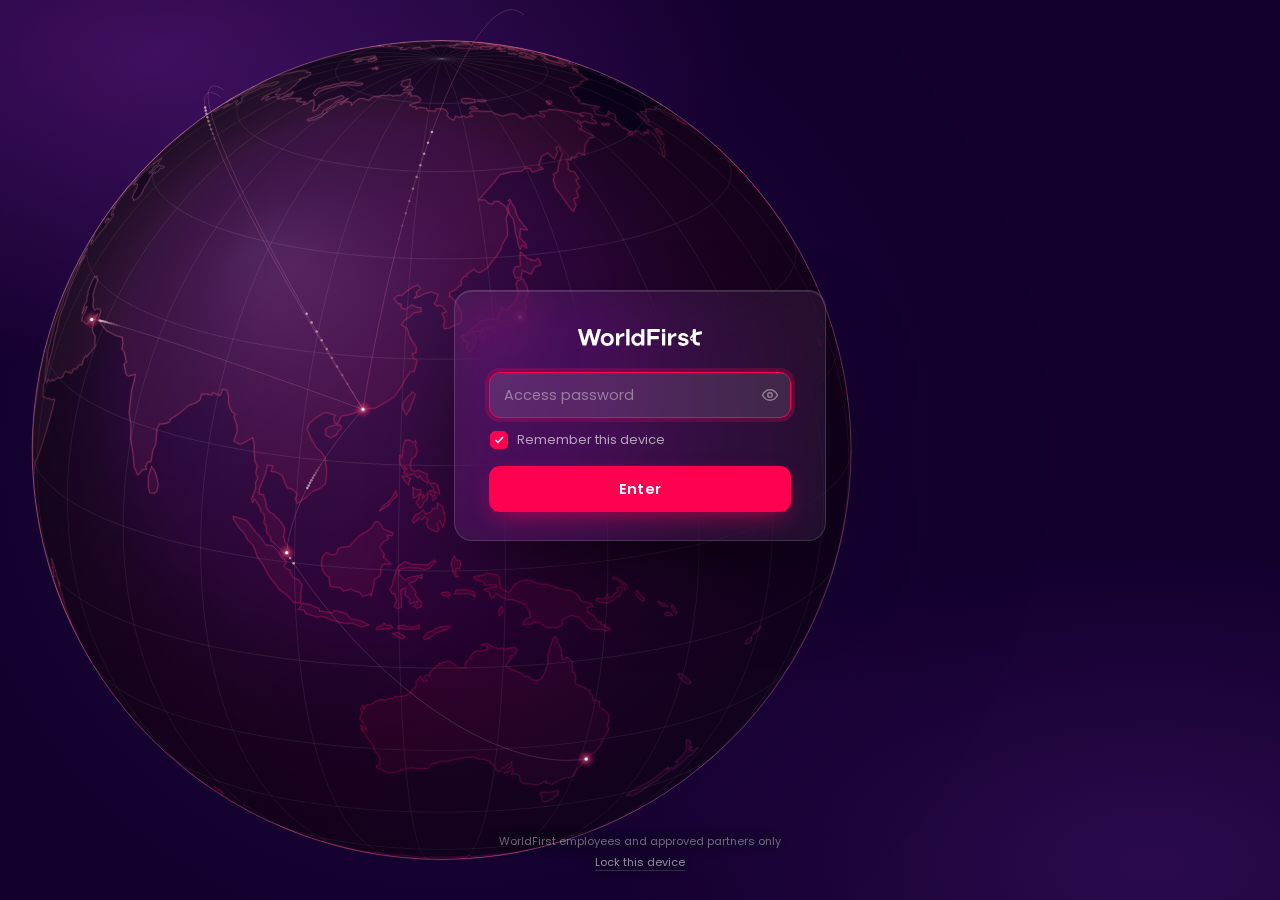
<file: agent/index.html>
<!doctype html>
<html lang="en">
<head>
<meta name=gate-tier content=wf>
<meta charset="utf-8">
<meta name="viewport" content="width=device-width,initial-scale=1">
<meta name="robots" content="noindex,nofollow">
<title>BEC Agent</title>
<link rel="preconnect" href="https://fonts.googleapis.com">
<link rel="preconnect" href="https://fonts.gstatic.com" crossorigin>
<link href="https://fonts.googleapis.com/css2?family=Poppins:wght@400;500;600;700;800&display=swap" rel="stylesheet">
<style id="pg-style">
  /* gate tier: wf */
  :root{
    --pink:#ff0051; --pink-press:#e00047; --err:#ff7a9c; --mark:#fff;
    --plum:#13002d; --plum-2:#2a0a4d; --plum-3:#40105f;
    --ink:#fff; --mute:rgba(255,255,255,.62); --faint:rgba(255,255,255,.40);
    --line:rgba(255,255,255,.17); --field:rgba(255,255,255,.06);
    --field-focus:rgba(255,255,255,.10); --ring:rgba(255,0,81,.22);
    --card-bg:rgba(255,255,255,.055); --card-brd:rgba(255,255,255,.14);
    --card-shadow:0 40px 100px -30px rgba(0,0,0,.85), inset 0 1px 0 rgba(255,255,255,.11);
    --btn-shadow:0 8px 24px -8px rgba(255,0,81,.7);
    --foot:rgba(255,255,255,.40); --foot-a:rgba(255,255,255,.55); --content-bg:#fff;
  }
  body{background:
    radial-gradient(80% 60% at 12% 6%, var(--plum-3) 0%, rgba(64,16,95,0) 58%),
    radial-gradient(75% 60% at 90% 96%, var(--plum-2) 0%, rgba(42,10,77,0) 58%),
    var(--plum);}
  #globe{position:absolute;inset:0;width:100%;height:100%;display:block;z-index:0;
    cursor:grab;touch-action:none}
  #globe.drag{cursor:grabbing}
  .gate-main{pointer-events:none}
  .card{pointer-events:auto;
    -webkit-backdrop-filter:blur(24px) saturate(150%);backdrop-filter:blur(24px) saturate(150%)}
  .foot{pointer-events:auto;text-shadow:0 1px 12px rgba(0,0,0,.9)}
  @media (min-width:940px){ .gate-main{justify-items:end;padding-right:8vw} }

  *{box-sizing:border-box}
  html,body{margin:0;padding:0;min-height:100%}
  body{font-family:Poppins,-apple-system,BlinkMacSystemFont,"Segoe UI",Roboto,sans-serif;
    color:var(--ink);-webkit-font-smoothing:antialiased;text-rendering:optimizeLegibility}
  .wm{display:block;height:auto}
  #gate{position:fixed;inset:0;z-index:50;display:flex;flex-direction:column;overflow:hidden}
  .gate-main{position:relative;z-index:1;flex:1;display:grid;place-items:center;padding:24px}
  .card{width:100%;max-width:372px;background:var(--card-bg);border:1px solid var(--card-brd);
    border-radius:18px;padding:38px 34px 28px;box-shadow:var(--card-shadow)}
  @media (max-width:420px){ .card{padding:32px 24px 24px;border-radius:16px} }
  .card .wm{height:17px;color:var(--mark);margin:0 auto 26px}
  form{margin:0}
  .sr{position:absolute;width:1px;height:1px;padding:0;margin:-1px;overflow:hidden;
      clip:rect(0,0,0,0);white-space:nowrap;border:0}
  .field{position:relative}
  .field input{width:100%;height:46px;padding:0 42px 0 14px;font-family:inherit;font-size:14.5px;
    color:var(--ink);background:var(--field);border:1px solid var(--line);border-radius:11px;
    outline:none;transition:border-color .15s,background .15s,box-shadow .15s}
  .field input::placeholder{color:var(--faint)}
  .field input:focus{border-color:var(--pink);background:var(--field-focus);
    box-shadow:0 0 0 4px var(--ring)}
  .peek{position:absolute;top:0;right:0;height:46px;width:42px;display:grid;place-items:center;
    background:none;border:0;cursor:pointer;color:var(--faint);padding:0}
  .peek:hover{color:var(--ink)}
  .peek svg{width:18px;height:18px}
  .row{display:flex;align-items:center;justify-content:space-between;margin:12px 1px 16px}
  .remember{display:flex;align-items:center;gap:9px;cursor:pointer;font-size:13px;
    color:var(--mute);user-select:none}
  .remember input{position:absolute;opacity:0;width:0;height:0}
  .box{width:18px;height:18px;border:1px solid var(--line);border-radius:5px;display:grid;
    place-items:center;background:var(--field);transition:all .15s}
  .remember input:checked + .box{background:var(--pink);border-color:var(--pink)}
  .box svg{width:12px;height:12px;color:#fff;opacity:0;transition:opacity .12s}
  .remember input:checked + .box svg{opacity:1}
  .pg-caps{font-size:12px;opacity:0;transition:opacity .15s}
  .pg-caps.on{opacity:1;color:var(--pink)}
  button.enter{width:100%;height:46px;border:0;border-radius:11px;cursor:pointer;
    font-family:inherit;font-size:14.5px;font-weight:600;color:#fff;background:var(--pink);
    letter-spacing:.01em;display:inline-flex;align-items:center;justify-content:center;gap:10px;
    box-shadow:var(--btn-shadow);transition:background .15s,transform .06s}
  button.enter:hover{background:var(--pink-press)}
  button.enter:active{transform:translateY(1px)}
  button.enter:disabled{opacity:.7;cursor:default}
  .spin{width:17px;height:17px;border:2px solid rgba(255,255,255,.45);border-top-color:#fff;
    border-radius:50%;animation:sp .7s linear infinite;display:none}
  @keyframes sp{to{transform:rotate(360deg)}}
  body.busy .spin{display:inline-block}
  .err{min-height:0;margin:0;font-size:12.5px;color:var(--err);opacity:0;
    transition:opacity .15s;line-height:1.4;text-align:center}
  .err.show{opacity:1;margin:11px 2px 0}
  .shake{animation:sh .4s}
  @keyframes sh{0%,100%{transform:translateX(0)}20%{transform:translateX(-7px)}
    40%{transform:translateX(6px)}60%{transform:translateX(-4px)}80%{transform:translateX(3px)}}
  .foot{position:relative;z-index:1;padding:0 24px 28px;text-align:center;font-size:11px;
    color:var(--foot);line-height:1.85}
  .foot a{color:var(--foot-a);text-decoration:none;border-bottom:1px solid var(--line)}
  .foot a:hover{color:var(--ink)}
  #content[hidden]{display:none}
  #content{background:var(--content-bg);min-height:100%}
</style>
</head>
<body class="locked">

<div id="gate">
 <canvas id="globe"></canvas>
 <div class="gate-main">
  <div class="card">
    <svg class="wm" viewBox="0 0 1188 162" xmlns="http://www.w3.org/2000/svg" fill="currentColor" role="img" aria-label="WorldFirst"><path d="M1024.2 89.33L996.503 83.24C989.103 81.93 986.013 77.2 986.013 73.48C986.013 68.12 989.513 62.08 1001.86 62.08C1010.17 62.08 1016.52 64.93 1020.29 69.52C1022.28 71.94 1025.31 73.25 1028.44 73.25H1048.45C1051.19 73.25 1053.12 70.55 1052.22 67.96C1046.12 50.42 1027.79 37.88 1002.77 37.88C973.443 37.88 955.273 53.9 955.273 76.3C955.273 93.05 967.173 104.9 988.103 109.36L1011.85 114.21C1021.89 116.35 1024.66 120.53 1024.66 124.7C1024.66 131.24 1017.95 136.38 1006.49 136.38C998.183 136.38 991.133 134.14 986.333 129.4C984.063 127.16 981.273 125.55 978.083 125.55H956.353C953.753 125.55 951.833 128.01 952.493 130.53C957.943 151.31 979.933 161.04 1003.72 161.04C1033.96 161.04 1054.72 147.78 1054.72 122.17C1054.72 106.54 1044.68 93.74 1024.2 89.34"/><path d="M694.474 67.86H764.544C767.614 67.86 770.094 70.34 770.094 73.41V91.37C770.094 94.44 767.614 96.92 764.544 96.92H694.474C693.824 96.92 693.294 97.45 693.294 98.1V152.51C693.294 155.58 690.814 158.06 687.744 158.06H666.714C663.644 158.06 661.164 155.58 661.164 152.51V5.59998C661.164 2.52998 663.644 0.0499878 666.714 0.0499878H773.754C776.824 0.0499878 779.304 2.52998 779.304 5.59998V23.56C779.304 26.63 776.824 29.11 773.754 29.11H694.474C693.824 29.11 693.294 29.64 693.294 30.29V66.69C693.294 67.34 693.824 67.87 694.474 67.87V67.86Z"/><path d="M74.3734 157.95H48.2834C45.8134 157.97 43.6434 156.34 42.9534 153.96L0.223437 7.10999C-0.806563 3.55999 1.85344 0.00997925 5.55344 0.00997925H27.6534C30.1434 0.00997925 32.3334 1.66999 33.0034 4.07999L60.9434 104.93C61.2634 106.07 62.8734 106.08 63.2134 104.95L92.6934 4.00998C93.3834 1.63998 95.5534 0.019989 98.0234 0.019989H120.403C122.873 0.019989 125.043 1.64998 125.733 4.00998L155.213 104.95C155.543 106.09 157.163 106.08 157.483 104.93L185.423 4.07999C186.093 1.67999 188.273 0.00997925 190.773 0.00997925H212.873C216.573 0.00997925 219.233 3.55999 218.203 7.10999L175.473 153.97C174.783 156.34 172.613 157.97 170.143 157.97H144.053C141.583 157.95 139.403 156.32 138.723 153.94L110.353 55.33C110.023 54.19 108.413 54.19 108.093 55.33L79.7234 153.94C79.0434 156.32 76.8634 157.95 74.3934 157.96L74.3734 157.95Z"/><path d="M485.183 0H465.203C462.138 0 459.653 2.48481 459.653 5.54999V152.36C459.653 155.425 462.138 157.91 465.203 157.91H485.183C488.248 157.91 490.733 155.425 490.733 152.36V5.54999C490.733 2.48481 488.248 0 485.183 0Z"/><path d="M442.193 43.66V64.22C442.193 67.07 439.873 69.54 437.023 69.75C416.783 71.26 393.443 81.67 393.443 105.86V152.41C393.443 155.48 390.953 157.96 387.893 157.96H367.873C364.803 157.96 362.323 155.48 362.323 152.41V45.88C362.323 42.81 364.803 40.33 367.873 40.33H387.893C390.963 40.33 393.443 42.81 393.443 45.88V64C393.443 65.25 395.093 65.62 395.673 64.52C402.853 50.92 418.313 39.9 436.003 38.14C439.303 37.81 442.183 40.35 442.183 43.67L442.193 43.66Z"/><path d="M341.284 99.56C341.284 136.4 312.934 161.04 279.284 161.04C245.634 161.04 216.594 136.4 216.594 99.56C216.594 62.72 244.944 38.08 279.284 38.08C313.624 38.08 341.284 62.71 341.284 99.56ZM311.784 99.56C311.784 77.73 295.184 64.6 279.284 64.6C263.384 64.6 246.094 77.74 246.094 99.56C246.094 121.38 262.694 134.52 279.284 134.52C295.874 134.52 311.784 121.38 311.784 99.56Z"/><path d="M825.873 40.36H805.893C802.828 40.36 800.343 42.8448 800.343 45.91V152.45C800.343 155.515 802.828 158 805.893 158H825.873C828.938 158 831.423 155.515 831.423 152.45V45.91C831.423 42.8448 828.938 40.36 825.873 40.36Z"/><path d="M825.873 0.0499878H805.893C802.828 0.0499878 800.343 2.5348 800.343 5.59998V25.59C800.343 28.6552 802.828 31.14 805.893 31.14H825.873C828.938 31.14 831.423 28.6552 831.423 25.59V5.59998C831.423 2.5348 828.938 0.0499878 825.873 0.0499878Z"/><path d="M937.874 43.66V64.22C937.874 67.1 935.524 69.54 932.654 69.76C912.424 71.28 889.134 81.7 889.134 105.87V152.42C889.134 155.49 886.644 157.97 883.584 157.97H863.564C860.494 157.97 858.014 155.49 858.014 152.42V45.89C858.014 42.82 860.494 40.34 863.564 40.34H883.584C886.654 40.34 889.134 42.82 889.134 45.89V64.01C889.134 65.25 890.774 65.64 891.354 64.55C898.544 50.91 914.054 39.87 931.804 38.14C935.064 37.82 937.874 40.41 937.884 43.68L937.874 43.66Z"/><path d="M627.313 157.95H608.223C605.153 157.95 602.673 155.47 602.673 152.4V142.72C602.673 141.57 601.163 141.14 600.573 142.12C593.143 154.44 579.963 161.04 564.643 161.04C535.373 161.04 508.173 136.74 508.173 100.56C508.173 64.38 535.363 39.48 564.643 39.48C578.723 39.48 593.353 44.13 600.533 56.84C601.113 57.86 602.673 57.44 602.673 56.27V5.60999C602.673 2.53999 605.153 0.0599976 608.223 0.0599976H627.313C630.383 0.0599976 632.863 2.53999 632.863 5.60999V152.41C632.863 155.48 630.383 157.96 627.313 157.96V157.95ZM602.673 100.55C602.673 79.34 586.303 65.98 569.943 65.98C551.503 65.98 537.673 79.35 537.673 100.55C537.673 121.75 551.503 134.89 569.943 134.89C586.313 134.89 602.673 121.75 602.673 100.55Z"/><path d="M1092.73 98.39C1085.23 97.47 1078.55 95.39 1074.36 91.35C1071.46 95.56 1070.74 99.62 1071.81 103.66C1074.75 107.38 1081.84 112.8 1093.08 115.49C1092.86 113.62 1092.73 111.72 1092.73 109.79V98.38V98.39Z"/><path d="M1156.36 127.96H1141.79C1131.8 127.96 1123.63 119.79 1123.63 109.8L1123.48 5.60999C1123.48 2.54999 1120.99 0.0699768 1117.93 0.0699768H1098.28C1095.21 0.0699768 1092.73 2.55 1092.73 5.62V109.8C1092.73 111.73 1092.86 113.63 1093.08 115.5C1095.9 139.44 1116.25 158.02 1140.95 158.02H1156.36C1159.43 158.02 1161.91 155.54 1161.91 152.47V133.51C1161.91 130.44 1159.43 127.96 1156.36 127.96Z"/><path d="M1187.86 44.38C1187.19 40.45 1184.31 31.78 1181.41 26.52C1179.54 23.13 1176 22 1172.91 22.25C1136.74 25.24 1096.81 45.06 1080.64 60.98C1068.28 73.16 1061.54 90.81 1071.81 103.69C1068.9 92.84 1078.93 81.82 1109.51 68.23C1124.02 61.78 1143.15 56.15 1182.37 51.06C1185.73 50.62 1188.67 49.22 1187.85 44.37L1187.86 44.38Z"/></svg>
    <form id="gform" autocomplete="off" onsubmit="return gateSubmit(event)">
      <label class="sr" for="pw">Access password</label>
      <div class="field">
        <input id="pw" type="password" placeholder="Access password" autocomplete="off" autofocus spellcheck="false">
        <button type="button" class="peek" aria-label="Show password" onclick="togglePeek()">
          <svg id="eye" viewBox="0 0 24 24" fill="none" stroke="currentColor" stroke-width="2"><path d="M2 12s3.5-7 10-7 10 7 10 7-3.5 7-10 7-10-7-10-7z"/><circle cx="12" cy="12" r="3"/></svg>
        </button>
      </div>

      <div class="row">
        <label class="remember">
          <input type="checkbox" id="remember" checked>
          <span class="box"><svg viewBox="0 0 24 24" fill="none" stroke="currentColor" stroke-width="3"><path d="M5 12l5 5L20 6"/></svg></span>
          Remember this device
        </label>
        <span class="pg-caps" id="pg-caps">Caps Lock</span>
      </div>

      <button type="submit" class="enter"><span class="spin"></span><span>Enter</span></button>
      <div class="err" id="err"></div>
    </form>

  </div>
 </div>
 <div class="foot">
   WorldFirst employees and approved partners only<br>
   <a href="#" onclick="lockDevice();return false">Lock this device</a>
 </div>
</div>

<div id="content" hidden></div>

<script id="payload" type="application/json">{"v":1,"salt":"epVJRn+CZr0SKqrQ6ATUkw==","iv":"EmEoX33j0PsPM9WS","iterations":100000,"ciphertext":"5HjdOOCHCkEFH1oW8gTMcggZ0NpAux+UkSuBnlWqw3rNsamhG7SljYkZ/dJyW2b7scirGUTSA2vQvPq5MC1jYN2Uruk/qB8nN/pNzHujqQYVsbesIX1/mD/d9y45WetRVTBh6UUKkm/iKINK4bTeRHY4MgOAunmYiU+MGnZUQ0Xi9k5Wfzv5TLAA08LIb9dRtwEQem3SvWdIPbQNqb9KgeQs+p1arFgIQB33oUMLY2m74mTxax/fiQWdVoNocO6kGEA08TTmQxjxF00jsXodrqjzFumRz4dz4/wlWXlDXKhzspTP0Vj31CgSYzl82JlRleXEeN75Es7gJV8IDy/hrwSzyHZwTKN3r03I5NZMKIE4uMUzVp4SL+/dJQkMZvRGTGCgtrtnXL/[base64]/IOmvWomzr+ST7j3l1tGJFaN3QBIVAbGH+1NcEaTQId+L8XTOrM+Q5YIYwXOriBDdiBytEMpoehuS+6i+rdcYPS3KHujwQkGc3eBUrWh63ltSLdl1gH4BhKaRPw0op4k+mS+cfu9YmWEuMQKGdWXe3fSOctrMSWjSRgxpEvXLFNKj4M/RLhpQ5V7DrERFckpACL46NiWEjT4oRBNgeJoz8kl4ZqmThOJ45yUiEZUKvts62fA+8PcM5ZMhiBgHLARm7ql0CRWTBJd4JnFeLQCf6zLXwsQX/HObrmanNW0kukOWGNYghpdr7NCiwQyBraPNObd7RL40AG72J+SXAFsKJfGFirv0XFIMLloFd1JCRj0JPzITHP3yLbBAn1a76DYV7E5bujBYCo46BjlqUqa+YlojHZDiAyPm3ea/2mkZ2PLKkFCpNnAkeTuj7ZjHFJnfJuSyhB48AtAG9JXybxTz6l8czTLHi5H3XCtDBCLt9d9ltOwtlvfpTY23/Yc37vHUBL0bSSwmf0iYAzduKDM3IUPrzzFTNkltDocdaEh1FTES0R3CSFJEjJrHW1rPZjZoY8xqzHiR9KOB9zecsnv/3AGFupP3uIJQ4r0xj4sp1U3Yl7xxQazrygI0OLX3EoahMfbm7keadM2cv/1upwDje2w2BvOTIZEuRO1iO/jrpPZqCIgfnLB+NvDeFPro3TNwMSqGIt5s9tXQXCVxmm+/UjhzgFoeixd0xAL14yfd/omUoU68u/FrVQ0xGUCcQ7/WflDFa43CRTmr6nD9KfcROBw0fPFudP+86b+tvkHMCZZ2k2nssyEaeqJgVYav+GKoEbszQjalY0w9S+0qoL65hOQjCCXNxPEBfrHLMqCOXcjC07KRKptLyaGfQUaHXLD/bU6tZmJwhJg/GtLS0RJrk7KmEeAlwsFKHyG1f0vGzVxRX6U9wKNXb1L2pS1vvPgJoCoGa8WR/1yPSsXku6JDPFZxRNoAXRoC2YkgxcbL+BBJraaRTy3KTDFfge5OBPSZlELSGJzynGZcOcX+tjUl9h5ecNx/RKs9vLvcbzlnqaL/EXBq3rsbtPu/qD2f1yTlWg6pV+EFalVFgGnBuciLOfVe8livyHx44Se32B9zaF1a4sEusbQ40B08ZtfM1ZXotA+nJGUIIlyH1fUoTOkhFJCp7wHUKVaTgbJs5q5/8xb4oCXTFJigrxMuAmGNW1GlOb0oyE67J3yH6w+ySSB6gZ0Pz4KPRzPHbprf8h5xMkHqRIEzsiILHw2TRaZUiX8HgrR6KsNtD7vZLIsg6ffDgsF9g6KG0ThAfvQ5Vi5WQJQgOkL/R2BM52PVb0LIsAmXPZuBlNp1ZwqqpFlJLdhz3smb6e1hEQMwRrq6z88S2te2Zg5/Jf+XOH8abpWxeANrZRb/iVjqeADSI1+Ic2z/o3DyLoc+8zxcWudRayLjIT7dKx5hhyGf+PtJMyvQ2fmeGmgqhioH8vE1haS475k7Ed0E7UGOIJVXFyqEu5rFSNZfz0fLfK1SbsLOFEssWSXxBFi5UF/gAJO12TLjP+9rq7dUYv+M9x5ZeiZ5ecGETIh/0gk6OJhLT+hXM3h7Z3+iJiEK5n1xbK7o0ehaX4w2ULPMYyl6pAfVNiG8uZfnIAHNN0kRQZfcXRch2Kh/l2QClf0vc54CTkRJFTADGNeJPHlS33BGzatAKag3J1btFqelK8mcVJzVcR+hEB9awFsuFJpej2GUJNK8wJv/dDgH6q991dOdsgLbugHW/DfPpB78MbKAiRbRDc4/BnabYXulETps7SfLk+5lPXgqDdNQjX52eaFGAxWN7bGA2U8PU1CxKgsz8r3jYBZbdF5Jf7YDmn61bEuZQ31hF/rFCuOzza1SEu/BudxfzUIHOU89ixEIZTyF9kUcANRcz/oJSaPFvJbyNMghRSu8s0Tl1KXndCnazWdM9P6Fg/P2qJXAJW+ACbAHmhCHoO3UbWYZZn76kbCINd7wpbOXG1jOQ1TlY9/sTEo0LJ4of5Knak+ID1L9RyCFdK+9ZclZyhw3CqSlbZaip9ECBEHyjPSA0IuYDm3rGVsrzdQUiZyabZTY0P1SPMDNwgmYs56YwKomtKF1/7cHxPPW18opWG2+jIYDq9/W4pkVXTDESK8ZK2c0crvstcl0zCe5c7Xuinffh+5FzoJrIvJEsSpHnuSYKxEWkZZeG4kV0Ol/dsq8jdaRvqZfQrZ5q2hloNV13JifAXQQEhIVTgDgZfGNGtm7RHtMQ4aLd0YKZxEiC7bzZeQqHpEtqurIUh1t42Yrbaogfv+K6opt4v4z4zseLypmfgTOeC1VeAool/SpobXT65GMYPsFOLapq02SJkbOfIyb/DhPtDBO5aqOam03nb5kGh59dVhPDOFvgz5PSLPC3+BEsAuuFudjm5Jx8VN3FvjVNvM1HRg5nXBDy2fxPCalEKO0uiyixbCqGspGVgxrA/l3V9+CKIzun1HMtlzs8HcCONeaab+ICMmnAwoMGiEi7oA4TmSO4PxdWXhO9lWl7FcettmF52tE65SWGOsFnVI6U5LKmS6bpsNKaCPmiPsABnoNMQp2/Z37xvlUjZj0naydRKCoBXPtPBjVQpi2gIKUDmW/JujT4tZvMtR+lIBR++N3NdDjrcKcvQHCIJJ52fDJx4rdhrr9JSPJ/cnlhBmsPeUzFmy2l8a1C6y1ve8ITSaAKaWGS+nysXeQV7hduQZHMSMf8fkK5rroA0rCgQe0nNKN62gZD+rpm7Kh0k8uGM+68Daur7iwvNhxfiAi/4XsJMn+JoWDdryg/s0PBa+XrQ4QAquZKjJV7UXLaBl9WLolix54fRxfj6rRAVFvl3czW5sbau4x5FWdvqKoJpupNbf8lqJnQGSmLsAPHeP2iCEnAWpDL5xBcqBYj8YyVfdMbN6G+HP9HzVeAiKy2idBw7kNESbfHlwGzx3vF1+tCCPk6/bRJAlR6lmToM70bT24dd7NXcjjD4cLjVizW2oRBtufjCe2PhSzhHIjA3G+ZS8ErssFqr27sm+3LoRAP1Y6wqm6yr8UuesBsRGdSCwIh8aIzlDKc7nvT9PkGCeaAVvpea/AmZ9O5LJxXEjAQKEeaSkXAP2wZmQ2dNENrLN09P6hcaNr1nj71mbtjxJwnQXAmMB3W03DOw5e6QpTp+/vAtd24QVFrM+BeVXEL6QOBoIYddY6hku+F+WpIFbuW8OsHfZwzJ0bF9rqLOkxMAYif5OawqElPYiOHfJEoCSncWKlMRaDuwJ7AjVN2KM9qwpjog/K35Zeu+bX765G1OdPdz1pJjc1dPpTA16O3t5h9/1LECjwll3SuZHuRSpzMy5BN1acXfXyHcs5jcjAfwC8wDKu1IS6BhLQBioj3jDnwqpkxxl3u0uFnnniG14mVUYTJjMeHwi1k8hV/X14oRlXdAk7kQUjLH2JaYUWaLbWbRHQXvxfU59/re9/8P/OoeynzPMIOo+WO+UfcxJCo1X+tpvOC65H6Y0FaUCIKJ2I0gaRCb0wwrN73cHjpxNqD96M7wyelHT3m+1ghbFSfrdLw74QL5CAy1+8XEywXuNwVBgCc86p0UjDTHzqFd6OXh/uupT7fEUX1r3xb0uxmyNxZdYboxvLwCf8PbCsBXuqJT73jabJOgirOSTDhh5BAYL0gr6IHb91hgmwYCkBViiRraZ524B6psfk0NMIpN9+sjMXjzAzZ0AD+zSMBsCymurFm5nMgdzrLsS5GcKYrS5LnxYj2BC5SYDBMIi5mSs3UQtRM/2+UPwdYl7pyjWmSi4e1C4+0xG9aScOqTlyY4eWFIYgmaltFKagPim4GuROUopL19KrhIOgAXuWVqnnAHnFogtVFUwZiJhgG0xgOpu4OLce0uuCU4A0nzcssPfUHcUmzqGQGLHPXF1uZk/hy5qkXFTMRiYoHPIhWOywSA7MFrMafoMIfLSk+GYwm4gZCNj9btbbMfiHKwQnOpxszwMT0MkMOhdnzkNPAZIVgq7Z4jeuxPam/oas/1AQDzZVFsxL5VFct8N0Tzj2RUPpI0oikj3LoW8MJ3vjuNF4+YoPnFcraCd4/eKWFjIFDU7Oz7Levf7WXM/RA97x7IFFuPc01TzDmgIvpJSCInWONez7GqN+ku4SLMiStofK4K8cbCcAfpULmBaE1WGLoJFn3VkKKBkCxPTN7AonfAYR8OO8iwuLJOqSdPfOkRDGXjPgLDryGxWizvLeVQdTIpWfekqXBxZRHKpwoGiF3E4zLWatJN8iYr8IWogW6oN/IenTTKHC3kQm54fpkb2u00GnSEizy5lERKeQnTvthaPsV5P9pY85bIsu8BdK6c00fdFAWtU2Gd5ZWQpNg/Snk3O3rVz68dMZKqguvjr9+Ima485IZjB623WffeYKddUdDRAsAh2JzTkoPgZ9rfw83TFVi7tAoR/gmHymQSePRfmAF68Oq4vGNVnjKRguXNpFjeNk6mDFML61HWPxlIPyQwnJiZF5jEWrZjiIVl7//[base64]/KHp1p4cD4MGF7EiuvO8kVBdqo4EQZz4nqtW8C2xnCSaTVfdnvRDxPvUiNBicnVG30rOo7+t1PG4SPNbN1UdMJ3zuCOQw03rL+qPLgCQBGu/2F9PHKee2v+HZWwN/h1jpAEzw3MttcBA1i7VLPNnlpiwyDIZK+d2CA4sc99H9FuYqcHJkWCFgtjm74zyFFvAEFvnhbaICrvDs7Kf3RVHcs9e0/7/8RU2unnU2fWXVTNDQU3REUMNoF356cjamxPHUqg1Fpsw9md50mfDvTL0VCGBqh6lTBc/Lglt333SKl8smY2c1OOLx035pqYA4a5NYhF7Ck5LHVb2L2zK7O10AVyJcNM1SBkzTxHNmEFxhhBh63+2CialOGiEmmMbHAjCLy1UqXbypij5MIvH3Xdh8fnP1dY54fF43RfAFGI0r0A1k1qsYx91eW26B05FFsIva9FiTm7RLu1EPUAF/Ax2lCNVypvEiQeeHFEylVaKRfIkLvl2RJVbaY4YtkDAmRmWSPrdhvHFJFT+RjYkVhX4iQ+0ZJsr5/5cvjfBXyyICPJvmQEasZjJS1B7NqqrFpbEp9BAa6+GNBmKpUBHBbUX0Zd9ineVZoh/d/PCNvBtMLtDwStXzzccWN2bzLRBfHlJf6OxFqGD/r/KoNc/fYZK2RwEdnK9jUGcoTasWf3ZPiIvogDdEuTx9XacbzZqMnh6k67cXXZDr0XoIqt4/XtzYymtGmGq5F4D7665NInVm7+GN3bH/e++7lm0fQCkSy98lH4lTANKOOYKMrH0zfzBIcFOBupanJdZXCPlp4yVSC03DluKTi4Wt9SUkV2X2TslQM3/dp4x4xBK5zlZGS12s1zfw6cUESnaGycx/2LPkEYEGWYcVPeruJ7sL5DTlnE2+Rt2kKi3K5Edk0DQf8cGaWW06QTMfNAtACyZLzEW7hZfNtCZqhKNZ2hHjsu2xN/R8rqz5yf6WTp4HmOAPqNF/QKiO6abjXwOGdZP4EU2xvCF7sGhH6sbPWKzFEhaxg6kaslU7qCMgG27o+qSo2nVbpIeE6i1BIwrsjlhUL9BfFTmS7AHtLrFBoKo2vAZWpOXn47+MNi8i01xbuQNRNtnEGRoIxlZdNQgg4hAAI27p+En5Ry3o/ePvSeDvTPARXnhhzthfJURvrFfW9U5gbll5onFROxeYIdfDAiHSKvuh6A+zdKtAJqLfFz5p7/Y58OBS6T8w+pd0enPZ/tADCsDvJn5UAXjHmpqFu1MbABQs/JvmhFDgXZpE5eca/wr1X/OE343DbpG+gjw08SDdACY4OWtcUPNe0eReDJZ80jcLPcgKmS4miK7Euzwm2rpbkw5uGX3X+63Qnehbd8JqDOC1pAwFFnefnNIi/v9UUJEzXleCCC1TR9j5yWp7s0BsfrG7E6wr3aaANp/2KVD96tLHd861Y3m50KSoRsEgp45LXCN4r2KyOPyVfmFErCLWew7vm4RgUbCAjOBqKIZIjNrbBnaC1SKWjy/93nyxKB1eAUyR9FOiTMjYtnOEcLJjH6nOSsswz+639wJEtHk/[base64]/eB5hZ4RiKb7WgI9QU6PJIx8omQsVpvG0G7S1Xear0O+02MdGWy5Evwaudig4Mku6VY04yWtFZq6OTC5he/S61bDuzK2A3Ykax7mw8MMAQ/IRElhOg8RGDdx30cJX7pMM+08G4W8KyAA92QpC68CH1U04pSj1LX+tYvjNHhaAsaGvSYQxc7VUbKtJXc+uJtxkGnJQU/dijJlpYNkwoREVppbJ8ttdMe75qPycc2McwTfViwxTP3ZSBhX2vASxvBfng+othKh/u+BhK0MUNmX+2qR4cyFiXqdEZvpVXfqQmblMWCvCmOFFRne3j1UP+rUA6vLBsm3SFD9e8z9BGVf31SW0WJJ2H5pKd/xiZq7zG6nPVmGE5QY31QkfYDdoXgcv4h+5qATv4l5IkP+lD6te1zyUlHFj66vLxvYZIN2h/TAUScu73gvgF71TSD8W6C8j53cDDvaVcU0BPnGVSGKqV/[base64]/M6spj0duVDDH84w3M90Gx6ZWPX84/tItjlJN20ZokeiYM7KpY96pSu12CdxRnBGmkFAHOozRICc3A1smABZzm2pmPXwA/WpX/wj/3Y6BbGBcgFw877fqI1dD2FqOGVmy/wc2XbgZSoU0yys1Kztd8/tZRuUvaquLh4crssBpLyeXvgsNia9m+lIEYhMpRv8+PQ7M2PgNR+PsXhFlr9ITFdi+r13exu/WR5bzT9CzJRE9rpuQ4ljq4O97a/D09wb5PiUCHuN6r2BByOFYmEo/WRnRXbnkwTUGk5ABNSVzWQu3Ntg2ANBI0YHECG/7JvlT0gr9b2dQCJWKoBU/[base64]/[base64]/jn7bphEbMIYlZ3dBy/gotJY/RcoW11O2NnzQwpS+5ChioXE1iyo0ub2KVlDRiKlNdohuNUGy+lFROthasF8S0Dc3hN0V8JKeah3mSwkv0rakkeE80oi6+/UNA48/x14HWePxF3tNZRAC/hU664F47mhN1HPnCIXu1SuhHXlenlb9hERpZUzeP2OYy6noDh3rf8t3rEkF8gxF8PwiW9HQZNOPJcVavC2LHGJA1z/s77q2igtVBZ6javHmBIG9+yRT8eWrihPjTWTnCXfBK/zdshis1adtW4B3YufTCnIF3edNcauWyMkq0xj0v7qwrFtQoY6/vt4FQyZUXTqLrIaCkAX3H0up5gPAVBPSDalztLLfgREG4mJmtxOwi/c+ko0Vr0NC3+qdVDKgqtM6/OLrxaUHzl382uIUmaczAZUGs/gXaIICssmVtZehQCUTRtVlUMb3IkrcJSigM4ljlZXoLipBqn+07c7LDQryuPmPeOA5OrM3kKJlTrcQcklAk9wCtQWYZ7fY9kGMKK+/YYdUzcr69eiyLbZpkdpUazja+dtGUmeUz4iZacvmXH6RpH+tRT6gm0Evvji2p1jnIktDaFY7rU+7qpg/Ti3iv6ri+7JMal2qBYO4/cGhDyzGKbzqkSr/W8+jm/K+Z2F1YSOfUOXfIODL7nZZX1NOGSoOPyo3MfBcnsaoWLIloMVP1yW9mRCEhPwZTCPxE8OCzVvm2CYFuy66ELL2CAWsIWy4dUE6FDuFZ4sExxLgfFZvAb5vEjKWjsdzlnawh3N++h2CyOAXFM+Gw/sR50+jnEHPB2OWcpkWdctOjrhjKiQSTPMoOyh/mHPIH2wAAuutc4o8ArFgfuOdALZQ1T5pwRW1qv8FaKKUXo8NcnW08ffu6newOkEauRmE/0i2eJqMq+/T+Ijf8gl6e25P2po/Pu442hGzdnAtJmh3dTYZ+lDXGK+lb/[base64]/igmwup0p+FWE+NyFnNZ7Ywxzh24cPhFoRaXtXUWdQFfuSsVVV4FLjdPmbm8BINgv+U89ujVeQiPJ8kQ1b05bzME2yrqYKItr+xqSdFXgnYx32rxdfs9qk/rjA+1FxTmsO9slx99bRgryCbTz2fcOTeVE+hcjWai46j+663pExYS0wowKWMY9R1fQdz/78gcdNPsyLI9Alq0mT0qJdfW+CuvTsxMid78zuwYOI3P2CZ3e8ysE4NfDI4so6sFlVE9KOlSIZp+D8WYf4QOGMlWxEwvCban5uiXdCMbxA+3bi7ZyTqSe02N8lcH8fTWPuSeP/1p6xErp+r8t+tzUveIQy6f5wIY/zBXB9Im0vfRMn67JZevEHMU10T7Ad0aHUaU8AHJVN4lLOGZwQBBWTQwAdWwRVorN3xBN5fVi6I+nww50/bryqs1t2CndJgXzKDqV4CHNquPvbsUGR/JWB8RIJ/fn9r3XrUqUmXNuRDP6kTaDfiSiLen+eWwA/r6RAu1/gI5aGR+SxwopV8o/E6Qs2AFHlJ3Srbrn4YJJSSdb0ipF2xj+L670KJ16PJDsZi2G4jiS+9rPDbLYDNSzDc5V7b3uzRaNz1KaKBGAKmXfgGv0/WR6Z6RO5zTKmsgf4jljucAABRNgnt3N3gCdoUnMSCKR6xEnHhTHxoLF2rtsQLfrQPjU9ux0b2Kt2vxPit/OgZrvjrN6mjnBos5UUN/kAUPjWkdmK4MIHbeQ4evyNISu0EG+iVWH5rbAMVm3tD9sz7Gbu9pHEijrO8AlRUzgWRJNnTbkXFcp33Bph8Rsipn+bBOkEe8u3ZxUBaehVIKZ3g9uBFp57rTi9fz7STM0pNY/tM6C+dP4ad4mx5YK01p0bRoT4kVFXogXbyrx0j1qLhR6FOwkYYSkS7VqD7lpoTysQvkpZzY/TMMGfqUPmtyplXYj+nT6EOu8IJhxpWHa1Vp9eGp71U0eS8PUfzrlkFOWLEFWTQwGzDHsXf2i0lf1nUFj+dBTRGskIcjZUnYjsTxd/6do1BT7Pilh9JT4vQkGv61rJ1DM4r4HQaoqFi2VwPzNn1pKiZr2Q20EE5HIubQvx0cRshWrxro1oQ2mLnnqau7awnxPnED3lkDgpHKlgW1u7z8EouODHHbW7hUxDYvKEVgLWhDZclEDjy0V/1fxVAYCw/CqE6msWBjUYrAgiA7A8Y/MzDQBbzrfnTkrhJj6kWcdKHlYAIG8abDBWWkDpRZZYRm8rauuhS9gYawLHeXXiCrsan+v7esCSkqZi5sHJjkwcQYoxZkn5/FdwK7clIcJttc950Tqz9k4aENoUPpys3EJfcMP31qpZC9v25D988mZgp+8ICDCfLKC8mS0i3LSM3OYERNc0bT+HIjRbkZijMRBsZmRAkeOL1pd6EWM3iYibhIKFUxhv/0HIpk5++nDMoiL99xIuIQV/[base64]/EMMS01uDnkDt0Jc3lUpEwVnOdEN1XZLEHKClpqf8hSTt+qDSVH7aX0rArES4lFeqdmf51yTy7ftx2eZJQR9Rc/MZ29b3iYVBgZPy7BNL1z8MjGevFbtPuFliB4+JCU1jONmNK+hXq9C1X8uUmhQb0VJytw7JPrUtxRtpVEL4nzSiFxikJ5DHosbZLYHbACLkqG3LajVD8JmAwwMjP/0JoeH+DQB2RAQQC6RVrFYAwIytx8BnsTAm7TTdDB2eLVsM5nF4gVpBuJrgtrvhvbXFjTwdPAN1sc3bM74LKvCkYkTtukZs+En7MLZGJgp8gaznWwKknb5CAeRpfrq9lZhjj92leozJ0M83nzoCTjwTFrqiNwlO6DScqwprKFlPG7E/SJdF4nhpjI3vRkDNu108jNak96cbj/mE4gVVhtBxf5ccJUgQ0VIwX9ParLrytgMJRZklQwJMCzykfUwYpcMhi6csV9THJMhHv4dym6o2WOHA0QjuHqNP8625jexVWS2CvayDufBIMkD+PjwHv9jr/mdwrd69a3TMpELasyhqLnMW2tYxuWTu40VqhjTf0+GOIW4GGaqObEyCDduQdGlXacc04oZW/lm11mfH98FOLlqdR5aCWC/f1DYJ8EYsMjiHuDsbQI7Mj9aPSt5zRBNXAj3WIriMBiVGrnBZk/ooWRCJy+FutJ8MDTOcSvQ+O2NstP71slMCDatTLLU+X8eGc0/19Dnp+5rz7DACXOy8JN9EPkAZlTfhEewoesgnFCiPGl+ScvpTNwUtzpxfI70yD13M+Edl8L6cU/34VJqZ0r5qtrWhS0rCd2nLIT1nlThyfgqmxjEZSYfUxqoe4Yo+1RqI97kU6ttfk6vwPzIm9RZLOaESODUKmIerpwcGId3Wkxj9wB54MeiHtOA8uInSTsIRdP/[base64]/pGrcmsmKg6zl6nIosgGVFVGpuhdDtZ6UyAOQ26sTqQFnHfCTtkCSr7xOdDgjF1mbOZ1G9n90wiXzYs62kCvNO5oJhQappJgIO5LVAfS9u9scqHybe20G/ewdmnfy1skb8XIbJ7FWeKfN4qHOib3Fe3pS1EQBRdUkR2d4i+54no6SyrWB9UJXcaQVfjG241G/sEbKLa22Jbj4GVX7fJbga1APdRjOdgaLtY/1MLj+sXvM+vcQqoGa02uq2yog4EHdzEAOq0OO6XjEM0qa39IzFV33/Z5K7mlNp36HwIApwcnIpMegMfiSeB7q2H/O4uee4MB1GXZWiPAi8NsXo9VU3/soWUVGjIykySX176R5Z7/EhXYSRvUpZfEfAbUz5kSPDGkWZbZ2qdZ2jZvlZwNivTp9MohdybXl+gT/IJf/z9k98YK2AtzpJojiW0VlNtABrq0PlcnEPjNtdK/ntklF2UpBX+JLfivxXfOeNrl3OwkPuX69CXu36q65+VE1i6sDY2YVtdztIc2RNL5r7xeAI450cKVmWKSqeE81B7N8u9CdYLcqyOcM0xdW2kqdgPg/79KjGzitzfeUQG4PbG0YR1IaFFgWZ2DbwWedAZAQ/mYZaEBPhlGloabKsYMPT/t3ngsaX6+mENVeKO92c++a9U63+e720IeJDlUU+YqMg3u6795POGiwStxVxhTg9EVmQa2cXk9PITdcoShtI4C/NYxNTS0k0ClR22IJuyKWKhVd0VM/ksbJAFkRcNV5rHx710DctYPnI6vaSfNCy5qbw5I9T3NoRQzbImm+fV8NR3NOdhMYWwZYrr2/9QfdViNH2SFUC6TwbsUkbHjBmPggGfQh3+QVTiWCT//quJ3VussrRGMgpJY6UZ0F3dnZGrAQdqamlhTTo3Pf0LvHz/Etm3FtFOx7LuohKFa0SBho1A/BIYlOGBSZPFgkpOVFx6G0wG0B1MRj1QSM3QeEl05vXgf3nwhirdlrNABQMY5RC+0Y/FLsmzTSI3QN+TVQcsbNLi4VFhmOgthjZL1dGyP2Iodteq910lcWfc1IbINR0QIEVAIG7K+E3l2h8xFsijDB7FItFpxF4ZgK6HAqrKmgt7w+0EU49GIvkFW6lWNBXUzYevWeuL24p3GxqaY1mwQLZOJxDq/HIyb5NcYeRII59bavMpJHQZhwNuCaL15qk9zNS1GVB3wZ6jGVneD6EHvVlo02XQvGls3atBK5EdN2OoRyfLuUvQkL+wKoKGGv+pJvPntfq9dCPCuoLhkBBvTFqxSeYPaFJhZFDmXjN7ScuC7FQSt3k8sjVB7QupaODd/qjGS3efcNO6C0zR7xl8ZjmmtnXBXvZAs2MPaQ/cO8kcC+J1gtye/tIMqW/zrTH8TRp94riYLZX6/MogYOqbnq+9IL6+4UbMOw0UQbbuMigb71Cj4nRNc4pPN49jwhyZNXIQUy2LRxLMJpvXlDQswcT8OpMlGS7WwW4kQ2b3J6ScWgXV9MgW5UOp4Pmf/pMZ1Gb66R6Sg0V191sU5ZU5m21hkpB+5cHHv4vroJO1KkN0ox5Ecq/a00Cz6k+pNKeM2lIPHOdmTKNr5QwUVK51ics4ZcrEnEGaGnsA6Mft+PnC1VGjr4+HaB8cdXfqLJI1Kwx4W9PLBEOV9cJmGJtbQLPY5BSThYSjO29F8KvhLMI1qZhq5k9ktaFQ4zkm+jZo6tw4tfDK6AX5xrN3eNwdySlTYc2UNkJqeahHqgLdgtz/e9QeOuahDqQLpviQOiXfZR8nQxqaQUGf6ek2lhCVxDTQSpoiwyl6WUXjqky6fKllyO7d0PsFDXQDUdNirdOLCb94BPu6QTar4bb2/zV5ddgsoHNLrhgk8Ff2BM0jfqVQz5rzKPx4WDrUiaoc1EnAKsIVtabd2qdqtHPyB8AmIoPo24K8edb+VHvG+HSEDsdZPpwZbpygQiMch/HIE6PyKXiCgGVese5VrVq2UQSBiAN5QRTjxmEW0axEZP3l3AL8ajKyxQZiqH14Iia6S/FwJgc3kDGMTcU9kSAIHUgvZLtrtXC0cI3v7wT0AX0QFYOFq1ytSqFLMGrJSvaJRe4rM5RdUeWRgS14KEC9AHeWbfI6QOteQhP0Y3QcWadwogBOmqp7X+szJ/[base64]/WE+oyvMAyGx1hvCxHt+wF5jlA0Bk+z4X8XX8tNQ3pW+fNwyUnB2zHmceP0rVnjKQbVQmVJRndjew3tSMel9Mi0LCpzty0lFfcA8va/dwsRWP928/8xCo6+UDIYoJfFXaEDYo5/AP57QahepbtuQzmBjYbE6IPSmIRypKRda0xnY4jK/e0RIEZRTCb8Eilurlh+w3TLv51WL7zsVOrs5ULuwRvxoF3MyD2UlXrj03e++Gsk0fWOW/ldI/+FJckD9VJkl1omzHPtXjjdfmPehMadT3lQEQmjSEQ8Mrl77HL4gnvK7Z9IYp06t0mfvGLFc4wsOAhWu8HWuQpG/jX0TTvPDLe2hrsWC4H6x7R1aWdXTdRrXE6ii4P/ngVfCQ1Zar17jKlq21mS5HZKde3Lz7vG0fAveoyrJ5F6sUt1qUbBQ/VQl/LcrosWMxMYY0v+RPcOaS2NqBJj5EMzu2D7ZgBRgoZvEmeY/578LVXhczORAFMrpZy/8DwYr+0u4qWQ3T33PRg2l3zI8/JY3HQfvaaJu6UFdtOVYtnEMzNOk96NU7+6wjnjLwDeE90pAXKUYq462Em5DdI3fGi0fE6chrdhUQMCuR/nMDWNv6sMO0qe1LkdKtqzqmXw4LIYtdNtvBGtQrbf7rb3Jlxy4hVY43tm1u3Fuz3sGShPK0RCC0cVehaLRzQgMd8yzLEAGGta+wnTXoBZEboJPXZGnCHKMAxRVhVttvEa3tWWc1Wziz3K0PMp31bXdaoXNqco/GL/[base64]/ky6QWSx/o5nK8enS0j20AHUiPRrKG+PILHjecHXb7Hy4WGog8vrIE8UGBNpHmsvz4WOjmEIfUwLD+1czTMjTSW3CGLGvf95tIE42P0dv/aFW67u2VMZXVvqRb+Iv8eLu1J+CWzhSgxktOhZDFrCJlGWrmAmKmRsOxHcdsfcvoxtkpRPy8Ssn1r9bCNv6Al9YCSpGTRvCf1D4IkFjroZxFbB23aHKj7y9Job2GKrXywTSSV/wd5CTKN4+S/sAF98r+l8pwMejkgd7TtUFQkA4dEAJAilw7nETJKulFJppHlgoYpTblEY78rZOQZCIwK/ze55Ij8jl17xA/bRCIssbFTCM4+VAOHeKckY8YsVFeHkPZr6XhdWGhAW6IrhOaVzJ56AQ/NOpmgWjm+SAy6W+iwXecirXwhzpjeN2oLbwygWZPg00MHaha++fEn9zTOOTp/nQ0PEcPp2WdWxM033oggZIigbRmy3/iBbp4nRx4axuln/n1TAK913c4A3f+hK9wABbqG5+dV8++jO8HBqZYJEcTATrhQnxZBMRRuegiOzRNC6WbNkXNeM3Aa1wiKTJqQ3bKJDouOmJP53F4Wg3kRCVQjwZT8XWbEw30Cu0yhjJqAkmpJTk4/ak4zbBUynWfb1yPIfMqRwBXfIwGYwSYM40EEP3SSg2Lf8YQ4Pmxe2yKhM08yn0N0Q0e/Q37+7B5kA7smDSGvGtZJnChDSqgAvZNHr/Z5uf44+vnem1cE3dO3f2uZ4jwjeHnx6rsom1z1S0HXK6SSMjckuqdDZa7aWXonfeXbI4G1n9zm0ZBGY+iGFnt8/lKvWDJsIrKCZTyjO5CT33LzvpPQO3WiybAem8QlSsIJwqfRO9bDJO9lhjU1eB7wf9XbZ8DJkrxDuJQtYo83oHb7/Nak38yd81TYzvUrG2IB9HZE+AQVnc9a/H3Fn3eO9Ckl+Q06+91RUguL4v7w35BQncruHMz5auGTXwrBQvtIPuqxdE54+FM8Mq62KOZtU8ut2jND91gu+cceB18M+T/qwC4GEl/NefDSodUB0pm+LaeevVoqNdwyRTA+XJ1/1IVZ563bYrUUi0LAYFr1IRbLOlUymHjun4+8sRJgEGKizy4DeNreht2QM8Zt09RZqjSqh43PDuVtAbn5MwxXrUXttUJLPXqo06FlinyuMy+21lRNB1HnFBOvqFL2C4Qz+YbD/yE5YOmRkbPQfkpQ6l9xtYPPaFs2HNtkhdlXcH/QklireTwOCZ00Kqa6ZDtIKAc9xqA2QgWL47Yx8/sJO3CtYN/plvTXN308etgVtbJCqiSX+/dZyYBsj/r/G8GzERZBY03jXjpsHYd3Rv9n5pglr1bHimnXzjlu9G2MELJOWUo3zmnZ805EHsXsWLc9m99W9HTmdpXTMUEyJ8L/4q53hMHnrH+jzzLNlbTXB3Vhf75MlaC+uGlwV2jrJYVYutQSxTx358vEVIsXyH6eRxJnL7/DxxBL8Ndhgl8D8o9dlX3B15O5s8clf5lAKViH2VkWoxvfagX1/qocVhvW5eMpLvqTsJDrqrdGMuuPTIGiAS3+o8MPlnC/[base64]/GJx8I3hF3ud4Urkzug8YEDeLbuqr7ky70DvxDTTVfwjCxx4Apn6Ouzt+168+c66i3FRyKMYM9LqvVThj2UyyArD0vLAvCPtiSYnJWdbteyTDS/o9zM4lzXyAAH+7j/qaJXkOBWVu6Se4BwKfZswaj9XpWsfCGtEhV1Z4tJkgx/AgI9rHKguaBwKw7tue4/cRtY67xCADCw/mJY0lN9gX7gv+wbjMikYJdaBRZvF31k6+qblMZx1WWlxpTpenrvMtID61K5xN+Z/nZUDdTneB+85l9jlShDtkW14B5z9mhpEgtXtcXrUp8A95PGxudTj3DlT6xngGhYVpktQYkIuPYY7IL7484vVMdRaqkspTKjj9qPTAV8WlL5s6Klc3Nn9et1fC1tmC2MEnoGH9QyBqa4EH1SDfHPGN+gfDM5sj/7lJZ5EPUsCroAWvziHznh8PVQDdJB+EptRuYEd7Qxjh4E/plZen8wN5qX205mdeaCweyMm7abGVkJRaNnb/xkJAC5UiU3km5yAXarP6LDsNIcg0TFnmLJ8XAiE/iiCOgD7PNvi0DibKMvKxAocJCN2cHFyI9GeO/6TC79hamvhnV42xAzgMKd5Ga3MhcSB/xZNQtpaklxWk2nJoXKSQnI28aX7oNyTa5yvpn3I2V2X+KDnkw/qXh5uHMhSYbw4c5uwgfr6RHBog4c+WJ1JKVaox7WnV4CZfeIkx2H8Li1Unq1K17lFRR2TvYjGjOl9yh2l4Rrl+0sS9inZ5K7CH0EKRIAxilUPrzuy3+/fDnSJ1+ERtbhp+JU3CAypFR/7uaXlpLcBwL3124BpC8djPJdf+tZEob7UKPvl/IrOc0cU0ghGdbbQhwiqFCjj5btiUK162fNBgL3anAeMA5MGZNjNRDy3038CdqUWUw8tYXOKYEjIDLvMRNZD2OF8SG7D77zGs64QY50DmfhyRNjNrNYRjErBREBeA84ChfSarE1lExrPlPJr/LWS+fLDQF7ssxWY8Ukq4Gq95jfom/8lrLKcmKxtNpqS7Ybv5EOeZJyoMX0hgaBIe+TUKpPcYGnnDthZSYnpPh37pK5x14OWkx1YyM9sCeyMdYHJedEYot9dWP9UNLtimST+fIOukOZEdcaG8dElTrYrOmgKgQ6q8H9V1ODtYK0OpZjPhyS/QaU+0hc5clFJR7gLRpRyWRBnJ0aqy8Mn1fwidt01txjmQXy7v5Hjzc4wjhPXCpY4eA9C0Vwn9qU7uSDe0q4c8g8qe3vB9LaNIz8ZJ5lmem3rF+wZdOb4NOd2duBpYM+knAsZiDCrO9AfeCh3mY2V+ZfTCXtXgC9BVEAA5wtIAyPzd55px9g1ow1V/Lg45u3rTuLOXhJz9Fqf4NejpxsBysh6y2GyIw+SlV3VJgU73i8mqwu/Gb/idzc0AXImAbnAibDCsuoHSXoZqTmH3CPlzTB6cvdfTEy/Bdje/+sIopFIDCvw4WAtckq43NVHbDzG6/73cSXJCEWeEToBzjIy7vNPZkemABvXznjJBFrEEfQXIMJlNpsTNlM0mQpLO1/XqAhamiqXeVdezAPfLfawpDbeRsA6Zc/H1YBoIyIk7sfNA2kJrwpfbdxStCjeJbomakTFx4yuu0kzL8OD7u++1cxX6K9bH1mmmAs1nRBy/Aj1gtUZOuu7SF2u8k0q9S4xzoTqkUfzkKT3/bhWDl/hwNYy98jLSw2LbHYtgT0xD6gvvHfQ2gk4tJtD4CYvnWrruP0U64hPe96kb2U9KkfHlqyq35Os0C0L7ZrnWKAK4XJpKfPcGE8T+ubFm0TWTFj29MVpw1BaEpdCQjHcxqBqODD4QX9jhgcJtiLshT0Y3Ukcd/xhR7p81hyrGXq0n0thNsYKhJZb0Nr1if0mJuwpsQ5G85SuD/GrTGvX0k3Ys1LQtwdgsKnwhjK1D2h0gVvbu+S+9/7Yk3RQ/[base64]/[base64]/DphLVjUEMsLyzEcBeoh7SQaQ2bvQLHzX3cVPwu8OhGnXnbrvFs/ybgOqOXGR2d9Xnin4LUcdPb1rPdSnPhKUqO5G9+RwcInAJYiiy7X2sH4PYXMrUWZXVgNRXAehxhoDdE2/i88jy2kFbmY9KovaAaASzbS8ax7/AtVMNVwc9+pXJvgpiEEZKTV+g0sGmS6uC0BhXhWaXVJwNwu8LutxDTim1ImYxlUCNhZorqxqd54wVm3Fk2d2RNsFILgc/j5czXdyE8lSO/L2iZ8Wi4pqb/LFDlhxJuw4QL/a4o0vFvCAsYlUSSsArqgEdeeKEmUHUf00Pg8JQF1hJC7vahfAB2FO89bV4XPOsAKDpHyYP9RoFywM9fS+MoHwYaodaB9CuWGRUt2p0WDX/5t5ZsMoJS26yKi5kwt+S2p0wq819djWj9vOHXZ6PRebJkG13Hud35+gi4HnWt+P3mtVl1hrnB1HWMg9YqXHU+jt6gkBFhQzrQyCbCVKPFAyTyuFFr+O+AUF8TuysH26trJyqsFKWeb/7JEDA9/gkte9dHol1OGEqfsoSfkx1lub5ZFQW6OZ+arL4Js9YuiX5g1PQhtsWivI/[base64]/NGNC4Gk8pA7NeDMJvk1HNbn1fpkfpZRVITLFm24CN9sIA4xzL87RgEkFduIzHZLDVa+KVi+Jej9NdWYK9OLapl1hCEzu5KRmeCHyDCvZzzsLPRxPoIQfhSsqYJM6ULfUOTsrnRmaaHie6aij1EH15DcGrliYSiJHmgdfKcKSFwvYpPAFi2S6B4rJTtKv9c5OeEk/1HnHstjpjqB0FicR/GitaWvIyVnrPk68g/kGrJg/pg8zHp9ZqzJF5P7IXIzWPLP73jwsRNmZ//fvTn/xxjvSGzZG19UVJiIfG/Y0HUBVeCglfi2x9IL2p4KtS636BhjpJmTTSrXlUmeoFDuNAemCxhfcnhTXjEXinBZTIMsEgkwQE6Oo4kHp1Y9UK5RsN+al7KJazEo29Jv8TZof1AnFsQfGv56P0KfyFUq0bb1PHY7wVgJ3df5ch8GoBAlyyQLV6G/69El3X5JNIY8cxmt3RDIlFfGLj8vuoAGdQWv8jIV2h8zGLmBSXIKU5T8LEEIJIXaHMcRJCUmAW/cYQ06gi76SgM9qSxrulIkJz0jOjX+NE2uJwUHq0ToHFNGWVRsxLVDZuagz/S6HnSnw282faHszVmoDn7ztvf+edTzE1G3EXYqi8PJTVkEAnTKlF1Hv91J3OIL2bbu0CEsOK2daqIcwI1rqYoqZI8Qk6wSHbE1AXNuh4l50fDnvZkPFDhIvizo/roeQOnyTe8vzmgP5tclJL8zNxEBbFPJUCnCG+q5czxqkyHV4yDIgdFkH4JP4SxtaGGNhChdc4HzkPdyhP4bLoJtPjQmlQ3Xph1ybkDs6Fx7J32tPv1pnGzZWH8LEEu1NNAR0bIu/aCibTMpFXklvdpv9XUoSfznCnnOuWcBRksvL/TL++Ab4/YNNyP8YaSjRG2eKVsmCUpBrWjVg7LNMPNDJIyBOtRMXXX3YEEdLSbwy8jQd/aakSw3frQEklc6VZEKSPM0enDBHieTQKtzZ2z1ijdxa06SCafMYJm8La+WcKHNqjQSqbiNPFlR7MWvSV3Y00Hw6xiRbtZi06mYP/kTPRPaYPtVxxxkS6ZUUObsJTBVrbsYrqNX1LuYBnEDNPpJKVEhBs4GGjD/Dp3/VuHM4jJZm1QPUJwb/wCfeFGz0dKlRBj/sQ1Gkw18TxGi8D+ZrfwB7EF1jlI7cRz/P8RbqHMRqVcdtIfww3Uu7HE1wCKkMdGTWOsi+DoUNmUykK9c5MGnBeLA4W5aP/xCnvkXkXgm1jTGXpdgqg40J3DBfxpNOynL9PMvlur8mVSvj0qUWA8zd1FaZtDlUUNfmjvqSCLyB6fQqQ7FHbHtShtA3jlhY63/F5TiatcdTzx3/qPXqOWHV/tM+EuzIs+Gv+42C7Sp77zVWQ5OT+QCqWwSlyOIkOGCvV4ePe9u3BQMsTMVZ99tJQlCaxPHcZU3NHJ4EK6mKOtFAHFVgXACjNvT/UkAe/bFlObht2Lpzluz3X04vlU0aeliWpavE/ExdpUAPTQF0p43rFfp19NXIpIUIu5JV22mxXCm3YsqrixTFbChENboZkes81zVE/UwFcj9XkU9WMQmufZ5H1zvXlIHZOJ7uqdPw0YYnP04Whs/zxezdeEJzO/YMHK19zD6TMYTJU9Sbbs57gPm7rx+KHSPWX/oL1AxEKDgm9gtMsMND25tTUMJmvVcnnuOLm3l5auakk2nY9a74oSoPUZKFVTWVAMdLUukDR/V9c0+hMS7aygPC2HnrRoWKccDFXF2LPXOw0vkJ3nymg0mxPXNt0qIMWMMu32BDspFnTl/loU4aYPGOXHYTNb5AraPwhZ5Uq00u4uBGEBjqQjF+5/51tJhycqtH/3tD3rism3M6Q3epbA/YHeNXYbr+QWWEZFYqHBqi2Sm7VcXUaH2cAqS/gxMrcUgDISfvTvBgIFiIPQoW9pi8B/IrB0EctKHyvJwhzQx0GKK8l98dwHLqpC4s96FhqUNcwNKPCnYPdZQ9eSrUQJeTtHWqFl70e5/AQku4H2LV4fXSgzqZZzoLz6Om1IF6p2Bcfx06PELiI9bIA6ADZG8I25pzKJY1V3PzQR4SwwUczSAQZkTJ2J9z64WQ+PO21gCOtEQy4qeCvUvqSLazO/NSQ4UrxQCYgBLNX9Ds2n0BSJVE2MRB+DlG1bbZ4cZEP+/iKgrgnM4fooMtPLbuoJEGH/EYsX/93d3ix2dsMStQKq+kwOM5nE6r263MyCXB9O5y/dBmsZSzHaznoUTpHzpBdZ6X+4ZNTWGLJK6bhPJTugyYC9Ma/avl549Nt+RF2TENV65Ilg8aoE3HhNrfX9Ueg9V0/XsiTq6xH2dLGTdawF7dmFCbGDMZ7cL0JGT+U4O15a5bhFu9FTlxzb3YnyVQ5LFqLFVdtIX7PHfs5VpLEEN0/WVq2OvBLU3WdhEKCr6NzfRg3yiFIEerJrpKUT/GX1Y1BGnRPLIOvvOu94yF9gGARTrt6WMN1bu32unEztgn2ITq6lWErfFFa4gs408CbnfziYsNpPX/a8AmhTkf1M1iaOrIlMXqvV3CTv1VJ9PjEjBR4Ky2aw/hTdZYqqCbumVh+21mksHnSLui9qgwcblvIMujcHCA//60LjHeWX6TzfEGRipJskJCLchKdVevxC+/I4xl0rvVjQb3B8ckT/neqHxx6YBrMpEkWcpgHq92VlNWW40QHY4hI/6mrGrGwOvJRmcz38X3etSKd2zLLygb/rlQ2Hzs768Qlo7n6hZZRXe3/[base64]/T1ZwUVKCnXJj2Wf8FmyEj7EzzPXnex+abwmvm2m+r8s/+fh1wxONk7+bPXVSX0UamEgh4rb/sxRWI1qFw97FbTaewWhx9Xr0N5aTbV+fniIm/5c27SlCSq/rqPzoyacbfcThbCrfOXm+Cq8JVU1tBil8ncYUrz2nQkYpbcm4z4O9usG05xkHrNBwduaVRh20CizxxhmKpmMTukXMTA2UfH/uPJ0fb216c+lLT/3xRcf+WJAEupZ02Sve2QWu0T/Bn+dGoI8P6TcR4RCDyiMoG+un9hwVG2k8KXpQ/dzeQgEa06koK2hA99T8yY3sa3S1ZjGMtgKCQBqvlwWIdbR0FddAnTbb3hyeXMzkuqjsfon9yovxJAWBj2+Sz0GhY9sGchrK9Sf0EjsiDxmmzTJd1DAvJNZ94VJ3Lxoxst/LE5YEahhceTahd1XG4OQUHR6nC0ii1H+DdYGe4cNJk+AYw2+M7gsZj4jIRe/xMT/Yxe+5p9k7f8vqSKvt1j4fcpwuoTENcbkYX4+zZknNyWgvY4zgAYUOW/mD4naZ2Mi00TpJjZKy11TcngHQx2KBU9OtVVdoJ9Q7dFY8VL13L1Y3Yy55mKrcGLrP1Ou5iw8LCL/0ttsXNMluyZh87Ht650skbNMm38787orS5KagW+mwH/[base64]/[base64]/TgVWw3o8viJ27uyfbKd/OMuHQ5Y97C6KNkd5+/6OTpCO6SAWwU5kXD6lApAXX6AA9X/rdceQjP+35tRe9tneeXYjLTA4u52zne/MSRQaewV1PXkEVApD8Ha8hpNEbwnitwuZ75J2GVPL6wNNNXzkDvQ8CHqTSRaxRarA+rbY+o3EXNoHuzTxTU8sGWQ/yIEjsxZ4IkVSap1dGh3S3Gl+SDBGJZz+oBDChVTVGHX4GLcxUobjquQXRxxr+nON+W9ijdhjx7efUKXJu8RT4EsxkxSEAWsJVNK/QEk7Z4hI/M4pa2EWXW22lJfyf/C1fMrJFsG4TrjINAFirXO3gUNM9lQ6IcYPvI1CZ2HYl0BlbYJvm4ZUYR9xuqWCm5gi/LQR6WZYP3DLOhijlP+6wOl2gRkpIQPq6DXmqSmEtsvpqKRJu/4sPESVYSbR85wxgjeqhzkTdVNE/2z/2ZuVhnxwGgqZBREqISS/[base64]/g8TkJ9lgKKRuOggMjRtovn7y45SIVeFrsL0s2eejqR4XD94JzK0pM3BFDI/zv6hnkCabhPXwfhKVa38H8nQbsqe9hHY3281sluyHg5WcdiQ25H1260ZrTInHP37A3ma/q1BgJp88g5RKjyVHaxxCqChFcf6b8kmEaxM150At+uVsdyldWVfZt4+H8ZjNemaArV/1jOv+Zsnvv6S4YFC0jHeExVHfseshPJYyLzgJ284sR1KknEySewEkRygSzvGUMWiG4g3581UKL/AbjT+uOhMxCn3HI4hNKxq9tWowf+Vj0zJOkI/XAHQoH3MCInlQ2I7DkNY2iT43pqEySjQJmGt37nvUpamE4xmalNo4WESSLW292idlBkt+1dQnmjlRrK5tu/LnsLkbLl7ke8FWHP89HphIcDHmt4dMlkp+OdWapf7d95zdncTyGxLz/mJxDwtv8if8aw3fTwYgQOJpceq/b05dDWSCRcjMhLInD+Bp4AR4p5iv+gqhkj8O8UFQQKYNxTBAQJ3utwh9chGkLJZiMk5cwnqyuEWtKJ4IKPuskVd1NqWhr5WqLSB48hKWb49Ll576Cx3k4zsNmbu22fvC2Ho3QFJ9GaeR6eAxz/[base64]/I7ykGVEqs4wboHdGDXXd2UfXRETMckgTAYcwRb3CKSepHaPydi021qPgGvFv3YfHH8r1unBFDsPoeSflKkGrxXawy1OQHix3xfCSUBEOHRLco30qZQcR/LLtrG7Qg+U3xLJGxWe648/xwZ5GTbOFmcHQy4lQPQgfJzQg2l5mnAizzGlXRL7Dwi40s0bMUjYGaUP9LGO1xHZb7nWDXIEUwUm89m6n19Q4ed85I1LgleeFdpFre0uAdSP8pTJNSXqpTgw/Q4WfRK+FzMOvsGNExS/MRaajpeMWvooASLWjmi4hx6rqBdXlwTXWIM4w6DF/NHYB3o2X8izI/7lsYTP3NMSL3f2xQok8EPEGs+LRXC85lIMx0lFuyP2NICzaaokOvnPjbfUOkjG8dw1nMZjdGi7aeZD3nxdaA4orh0IZZVn/Ec7IHigbLFITLSaRfNSUSbS3rF/hh9U1KrHAWH/3fMfctzlwQIm3y0krrexKYgoUV/GK4rXbd3/cg8zALlpo2pbCmpE+rBoLDiloxvtzXG68h7d9a/iLhrGIhgjRKjSIBNBCHbnxiQD+Vgn4T/7acf4Cww2h4g3DCH5DxmrEbl+Bpz3ZD2iIWtnHfa4MEiH7Bm9+5qJE5J2TR7QAC8zqYZZA6Y9WqJ1x2TdYx2VT13bxmLjAKXSN/LrRuWa2jIYvXmyvxRXTct2qCEkpYne54NrysdMVSCgFjTrNCMZngja8KzVG8nvfYKMKKM6RmTbvKXC0AVxT+CFPWaT1QVmsPGmaDkoa/CBLu4zqrQYQAFpY/Q+q1f2Twbglol5eeNWsINCBXRsZbyF/Lo1VOruuKky3HTAMOD9doZB/NJdDlla7gLZCaK+5tHSS/OvBYDQPddqZMKfqjNoQ3ql8xewTL7+0uhi4TNpN1GGa55g0fvY/8U12mHwiv3KodepjS6XsyeRN8ygI3RwI1PHGhbQGGAF+kUy8ifZudo7Ij1qfkPaY7AqPYaltSb390LDhCsRVEbxB/j+3CzPrs0q35wseu86EnLuKivAiHc1zc8KbHKJ9sNk5ehpAeCibXThowaA7qZkJLl0BOx4ZdO6FIKasWyNYYPFqg7ij0u73zNTcVIBivTj852eAJbhenWNiV/tb8ghj2cYOMt5MY0caVoMrRbrJRvkBZ1MFFBFJP126E9nxifiO7nMq6dDew9EYKloJxhPP3sHOkEVwPl8dvcf0K2yYaI6P8RGZ32g+T8GE6lUL4vNwwATwXp2FP1HsIUvgIGFYdjwqN2NXA+0YjiAxevWO8Xou8F/Z5TIzxEOA3iP4L1J1qt+J9PA+oM2Ds7fms/+7e/FbRQxsTpF1iDjHL7HBwh1ijZB463Q6yH3wl0fg9fWYyH0IZ7Ed4N00O6pFY4Qct+w4yqxbVoMPFSYHcSHlwW/dpx+VfTaC0mi0LIEZBQXICD+reY7wdGX5VEObYgzewDdxYdRK4IBczNnbw/ev/V1HDmRLdPne8677ijdZE/YfrwsP24v+wwvv+Llc5JgII1Mlc4n1m3DnMRZ5RfhWJJMCUdkiHsjpkd09jL9B4ZCnV39b5eDcbANwopq8gOVFiXuiGL0mnRYNzpzOKaCPo/z8QBzFdzyAhqQKV+gbOJxdHx40Z+qFoRQblWjXa+4oWvscvwpuxbrd9pI2IZqVWWEAG/H3dHAOhjVFId1ZwaPUGwGU0Vaqr+Ao6/An5Kkr/qzMk5dXzXAUr+RMnPt0Zcqb2up0nAPJ+605+6b5/dXAAfbtWzdDaK6/fSsLa84i3v829Br822Kat1QQ/GvPOA0w1vbt5edfD4/6kiapEuDT5rbOabO9kEJaquX9Fn9BJ9WboPNqobKSLYLCmT92+JEoE5DfLcrhVkJgt0tqtIRPfFEj74bJIyqnWk2ocHnE6CryTspexyjszS96IzRM03FiPnZ5vjM3efuRotuTADvBlgQ6hakhPUgcNFFg45JAbyBCDrsBlhF1lMgD4j821XmgrKjJRap6GwJP/HHk1X/5EJmNzPEwXZaZvsozeBBpMCwHOZrkquWPZUOH8LPic2BteQAXEL3hQOrTrVo0+jPE5IYfldyS8WevX3hLZc4cg4ygb1ugwIVaNloebRbgrCVi8pAuhI/hVQI6iG0ONSDRFi8PL2Zy5+mX/ztAxfwjADV0Z2ZGMGBraMj3BfY8f6f673WoakZGPAThIUtVfOtpqZCvaKRdUABqbl934ao341AhVGmZ4JpYc/KUstjptOuXrN963/xapWulvBSLxTTwT5H8Rnexs4u+YzlffNfU4NQqBLuGZQ9ur4noHJp2104/fOkz8wB6L7IVajkgfDSOaDyjxfqfnDODcn3OyLyNWCuf1BpphQ8KhtdrcsvvcZcQQ9ygiPY/m7JGsH+BBc+1rQ1NX7GGJ68qoIF452wm6fxyG3vyMHgYweYPjNcmTR9HH/A3D/WJ/psEAqjwbrR7HMMwoSGhs8J+3nqZPDfnSOuLVeTuwBGYkdFAsPK3wfZSw0jawHHwJbLeEdwy2A+jaWozRbMO5UXKwnLuTKSzUPu6ubDz/gaxmtZUUjCs8HwT/MDCfG34Xl87QVZkChWx71QXJuHK4e44FAdyb248M6/SeLtCxoy+7ph/i1YFzCUNwURcg8BvfEImVJcVmaj67avwsik+XKSUqGwOJp3VRunl4RWwmzUJ4Ja9329f5WbDLwDCphFBuJmXaGfO5P7Inw1T1M3XUn/MhluX1a2owkMqVsRjB5QlYHOMz7o0i6H2bikiDTZIySh4ij0iBs89GB0Ms4FLMjQAzuYQljZ8mO9V+Ip1Pro7+/E9EK+mFwEXNLD5+movH/rUsJv0oS0WRtkI68ppEYqSmeZwxSef22KLNa185Dm15fnNg2G3xS0wU2esvAQ0xN1FW8YhwzOG/MLDNaeRcYa3rn/RE63KfdXi65cc9RviQpLjgnQI41VX/MsXhR2XU0TAs3qm0Et0sBkW0z8JhQX8+68DKaqiEEUCmNkUDF/y2sdoruhyTNdSrVJji99TPSqgbOcrJIQ0FqmgJbyrkfA/VFsr4MY1vwXx5cRwD5ToHt0xwW+XeRehgFA7dwuL8lHcZIbgQEp8hdgFJnnwJiqEB5xgtYtciK04SGyFyVh5gC2AReNCDEx4osU/kYZAPz+B49BmlsxM2izA7FiuGJdkFOrLhUx0QyYF3m7vCbn/xtAt4XtzZqnOBxXgKqaz7DxhtyTkv92Kp/ZOe2g7NLOLJqV7o73ggQFMrToSaiWGHcJLPxoLmBya42TnTjqIDT+o6WLmsaDRTkgKzS9coTL71Em3J9xqLZ8vnp+yyEizPqqto3iGX14YrfxLR4J/M6CjOH1Mzx9Z/Ud5Px2l0CA6LKQI4Su8qns+D/HO2q1vGjbfxSq6NLiHNrBg6tnT3xSe5hwQ2omeLYWBr8q5zTqZcHU8B76nnPU46Y6g2f1lFDz0KMEp01tGObepq4P1i3AJ7AI4g0/HOynm8tZBSBp1/k1na6Q1xcAHEVbvE0nvNby50mi5/YMeisN3+569gzHQ3gTHA3cgClQyWzwQdBj8EopifjzLzIiMmXU9JemLwvE0TSo+iw8IqiruG8K7eaJwNb9h+wfHgRvcbhu5+dyYTbQ7aALxGhXrIUZklkwRHTzCeyBwOB8GkON4Ou3Uki6QpB5/FxNHEGQ0rL0TwXND3DxtRKDL2HMdK9US0l2EGJqb4dciNS5XVIAPzaj+vzpAtt0FOQ83JI5TShovHep/[base64]/v0ocAW6BOODewTDooEpzTiPVwmR+aGlncu0kw1RTZFI/[base64]/6qkbRm5717KRe6LXOi43QM4/pBJ0Oqze+bRvv9ObrXBy1LmQq5syDqH9RYDUzF71flaDA9Jw8fUKfpPf8x+MKtMjWkeKepXTiklBHTw5NSK2IjsZAyS1hyTxEutj5iKu1EDh2e4J3t59CkVZnkg6lOLRnT2K+pcFIG4/1obTzm2J7Jp/dowvLcNEQo/pr9mWRBOBN4CEnELZSxy2FrXZHt3TGBi87Wga1v6wF54OoYRxbyJxnj7N+F/NggdOTm+//Yk1XiZOo5Lsj8G5Gd55SE7DkFdiit90ns+MYEpdwBHDVvS0S3BeWx7y2hpjr+mB3pCEQfY4/5WXcnKeBUXrcRoYPLAY4RVmPAqMCyh8rwORI2rdFzqeLmTiE6/HL2cAwt+QGR6vdImeD9Svnv/PKsKHHe38aEgR9SFNIZHK25FjJ2Q/BRMLo7NrKjQnEqR1ScyX3iKsPI5lUV6ANUQkmJN3uWQ2yAbOG3ngOP3FyN5wx0lmQQVV7lgxNLfrH6a6gwjWSebzc1mXP+e4jz26Do15o4h03pYdv5v96EGv8GpWsvGGjKhR/VnQF2fBYq64PsoUF4dGyRr4Twh3ud5bXaXfyNQWQGMAel/0iPIwCd3mz5azu8mVOPCNqEJfPsloXD1Y8lrnfanTzVf4cO/Y2xU4KC/EAAf1OnXdh6vgE0rNLkKJz6uBwbUL/[base64]/9ZpRsjPMmyIUaHeIzdwmUxW4gAs1KPja5BOGei4St432IdBfOF6kroavOAk7NuiSQefkvQzQo71L2DfgGUhvbQM2t65e2nAF4xPFHc0JOCBZt2nqCfZ2RdR6ov+hVH6OemqGB2RlPKJ51A/yBDCyhlROXYKUQgTuNIGtXAr1HBESJBOX7QMoW6SCNBOVsI9MCtJxP4zErWMpfJULzL3dQU8NHqoHfJbq45sMzNklsTLmbWDg/PhnNBfGQel1uu5s4qFWk9B9qvN8C3picuihhw3up1nwNghkLFeQFMs2iRSPAGwZeY3HYOmIQMBWAzhvKSnPMPaYu9uVHYCa8799RvP7CjvukIJBYtNl0XwovMUZTDbDCLWabwd/PN1QA0wszDNxw+f1WHeQlgxGUlB59Qt336Qv642WoJ9PqlN/Mb+jaHo51gsdkHCmpgODWswmR4Ia9Z157yqjydRVPPINenb8NIlwvK5XAYAWdVoYiMqMNUMf5g5A9wKG7rkzlQuaPmJ02ZS3rDnBCjdyaRUzKpigEfG5/agxZe5BybVgT3E2JgYLQJjpYGozUK9IgGotPpfW8sfrIOSMD3TGvAOjYQXfGIJdJrFcrC1qcFjlO+lIR4Z4TPkZvRYnAI1u4NS28801D62kGc+pWA8Zoz4uc8b7kjCpAspX9gtUcKy2M6ONjMO217oLJNrRcLROQjV3YqXEJN4fgx4nVd7/IPr4xeJZnefXNxTEZfd05Zn1zZGkyPqv19Yd+mlV2NZJl8DXHE4lrBN5E7qUnvAT5K4xfNQVUZ5I6oZlSrJ+gzuNpG6DS8aGlg8Y9wNGyexg1arm8I61QILllCok0Q2yDtPGSgqFli/ZO1xBQBJntQW+d36GCpII/k8njYgS4kgwNBKQOQgang5Ahi9En2wDQ4IZu3OqP0J0+UUNsE9CiW4+WOlFF7nEF4E0MbpAeB1Zgw7mgg0hnRt6q5Jb7MthCg9UBUVx+jIKuTmGZNUkJ2qbjKx/kqBi/DiijH/Th9ElGa5gB0xkFjok4FVVm2CKFkz3z85l0TAsc+WHzGd8cyJiP3xKNvOOqrP6yhuCoI+C3u5ToiL3DZmi1sSmMFJz4V+PVRQQADl8PAKJzYtk3Jd6jRA47SjPfMSEgursGkRi3/zUnVsu8cXoPVDEL0+4g7/Miu6/LCqMyWNZmu5PBUNgjyYivME5I28JZ6IWLF+YUvnw6W0gJEdzFtpFjEdx9CsHAuqhpeRS1frZzf1zsJjinTJS0r+Wbf37CCCxnSXRjC1UbfIz6FTC9MJcYeFtYtNktKfHKtR5lz+ZwdBQcQJd8mewatz3o8RKz3YEN8rrvUXXOo/[base64]/EXpW1hvHasQ5+zqc0RgkuYuxJOPNgiYiowj9NDVYJ3ZN5W+bVLVg10ClqOC6xErn7NeRJRHuBc33rheBsNnwbse2sBG/g29jpAE7i/y1/r0PFkGtZ7bCHTlbTIn5spc1BgMd6W8VgHEMs00kCD9Ctut1K3E4tFmsbZi6V1tPtMRzDlyy2rQ+i0KbyaftD7FIH/RXcLSsVRLatMu2+y62PcjG1v9IarOEgud7EC4KP8+cN7o9j8bd28TyreP8NCQWS0ptys12duW0/KoFMv4NMVq4rtlDpCW4gYr1B0JFmzZcAtoInGO7deX7i0o4SR51Qm8UDA0p1x0ZeDVDEfQ341Ogrrmf5V1G5vkNOqg4HA+RC3U5dt2xk5zCnzrRJ/j7wWqxARWHQjcJQx8JA7on6P55+DNY0oALrxHjgYCGNYwXJT1VORIr0suh9NVaDf6SGWmcEQjLwu0qrq/7ArEveBoXjflK3OdHtBZnoOeC30L6P+ZTTy7tamLqb7rurz3mtbBq+9VCckcGFmlqSgNrv8proTL3vBxdKjPNhLUTypr0q5MMqyaeXbB9GbcwZUjRMK7Hihb487ycms4h8IAz5XbiCvJsk1T0Nud2F1+tra24nPzb6QN9Qgbi//IcfjZR6tii0aVDBOm5fE4OYdAWQXbBUSsyghbLzphA+FJ4xmg7N08LxLAQafStbDyFzRgEx2OwHZarUwf4tIeU7nYUtMF5gtxFSspXNJz6HTn3Ki/24ag/rPQzrf7zpT8mbKwjb0Fi2ImkcyrsMmC/jxnlzEVcLErmz8QlnKPuGgswLp92twmExN7yfXXXIrlK/oSCGb58o477vvON1EzRR/xzcbiIXc+qKY0fQr7LhqSBT5MQ5ZY96EcqZ3VehC8bSE/EXY8p8Zdx53Vxv+w1A0p5+mRaMDkG6mExQCZLSaxO8MzPYVkKvmXNaIppzl3yJLdgvNNPpecPfFDnDFcwYhB3jj2E0AcWWoftfZSpfluoANpB5O2EueoYejp5whZn81PYsNlZuFD8bSUfKrRm23nF7sO/M1btJx/6uzZxsYYYyK4g9CqPlRWhM9uP844xvnqWv8lq/AwmV5xhx/JmxniUfFYkp82wtGeuBOWPs0iQN21JjVVrKenySofZZMNSPgQpZ3Wo2ulpfbVCLNu8g3e6OE1u8EWBpIu88Ns8vrUV0a6fA9E/Dqx3be+fRyQQO3BJhfh4Mh9aZCtAXhZS1mn3FrQrsQnlBIU4jtz9P+hbn3E8uM/Ry+oyaWwM9j0tNi0UW4TKyq93T7ZUvn91JWD6y1SPzLQ0YeYW74QXZYDmVoSpPiBZqqpe2PDZLGJnTSbDI8Vs1klYD8OFEW1W/ohQjBz9yFA8UX2W/Ac4T93rcTKeRMDRCTadL/WMEJjiSQlQFufAYjJC1T2Tm+fNXgrsD+Zu+U+Tk40xXKEDyNWnDua5f/s10hBvzeOS81GCllKOnkUW+713vmq9QGFKRh9OjOldDLKGQ0Ry1RWsl+LiV5ZXt/XvMOuxgt1RKu5On5gUC4Y5f5R326LlNvvq/Ytfob63KZPHjZwOVwpZsQe9v8sWoI1SEZa4tKogRO963NX1MWeSq2mryMDpfAEARnYu9WubURmbi8GvY31rf+qF0MhunnSgZ+e9aHA2QZC8oDHv/t/NEScwbRjTgfLVM+u9DTkcHAkKS7sK0T/hMjPOx6Z0L9fXPBrq7wNxraby52b7cw4lKX13TICvYVkJO6MO0I7E/AztY3Ud0B8xyDXN8Cp1sZu20+CKjFgD1SyVM16QcYQCioLk+SSYN7nzgJprRtaLmSIFURtKxcN1dmA9If3+t/y8lD7o0N95R4Nqx2n1YNSw9YgeWXKRZ/s+2qK2IkWFIkba3dh6UEPQYgmFJ86JkIgyX2UgaakM3xyU6QNjKU30dTGscf2+r3PagUVnpEFjBUXuAagkllH9WgLwSqrGaVhaWi05bWEbKG90TYeL4ui/doEX62rIEwQIDN955IXYAKsFyEKJOc6kGmSZSxRsaa8LAIcdAicxhIAbmUtZA//9wI7q8L3Z7gJGu3nbuEMI5cnOpaUzbYCOEUFzWad1NPUY3MAWrZplG0QceMIxqXjfLXKdHgz/OMucqlQppOWR9UPXbHqSsqCG8AVc3/Bt8FcxE1DdBgydmLsvjICMMrxON1UOdHteDQGiF7Qo6scQA6rCoiTvG2xYfHE8DZjffhoAoTbL6vRT5cL+8u8Wm11jW1ESnnfrX/oU917rY6YnPB1ad+AJlmp37Vi0zgpUr343oMulgHYRshRJD/InTqkjA3lkJ2rO9PtuIk6wBgrhfjstoZAPdori7BIdulGfOID6pGyEvY0O4js1GeIr8oLnPpA9jebrJHDWhuLXmb8fCvzoqRn/MYKukCtuDu8454l/Vih9JHVeKHgPMHXYwLQV3zfTPlTfuCRHfs+BBW3erpmlbHmiGm44cxyZqxNAX06ybItQh19knVqdV0fRGbwIB2zILtIcgXkLl9l20JWGsuApXUKgWhm8m8UPy/03DcSFeOsNWG2kRpaIQR4kOX2ZWi8doMdzRDrCETyHM2lh7RG/[base64]/eC6JWdMNJ6OztI/ydbGm7ISZ0vNI10tyTW0oa1hEz3zIYp77I0+9VXzpAZ+3RvLVsxN+QFvtIbSaWmeuBQppM9roz3Vu78cI7Jepk2qEjz8/Q2DnyUKA7xc0hDjpxTInb0GaguEJjXuKvI4xvCe8VKCmtFyoBMFvOQ7i5TJz30W0PswZLPn11aJJBfs7m3FfXsSBOeEjoEQ5lGGHc7EWolYl6LnzzwXW8B6UMqxNEYGcOymvUTvkngpeYg229mVU2lIohxt4lPTXb2XwOykllF/Xbh9Q82t+BDqZcsAEN8dtzBrtuqBPd+M6997ihgejAEVK/EuiJi8rDnAxXHNXyUxDGTcHv8/MStjHj/T+EwZ3JFl2/[base64]/o2vUJWsfp2kTzROV56WC5lAdAem0lnzbFpaIhrF+rprfM/h30qxnHXPVg/o3FedTSSNV9lhYAXb9tweexaqCHMOiX+H9wwYTCw0yWiJvMyZddIcKavX5b2YkVlB7/FnZru4ZmuYKZfxFZPTtw/tI3/Rx/PDVQzbArlFr1jhiTegBMksvK9GG7wNdXBdXzvzbUym/iVfDO4x9veTiioMEAdxSMvfKJe6DSQIpDE4DAa5gnPExQ8rvHHdsqrjourITBQ2+H2kTgjvBXsKJqlWLoWLNDA063g937OCJDetTvO9Vztoh3kz6icQqC1uREeoVODQJMdghbUjh80sjsJ56Sr4UMq/[base64]/+JEVkWam2NI6a9P2rSsOGH2Gj6mJtI7tZJt19C6Qi/Z7RQAEXNaNYoSeaosSnSti998WdNILG5d5yaEMSPbLgu3GJWPVlbCENVu/+4FFixoXzPSB2nfePaKa/q9BrLGyHIxVt1eM9kV1JUb5SaZ/[base64]/BkLQA3nqgbToVztt2mmKz2JSRqA9TP6Asjv2pEVHUThleToY6atFW9D46VQe8BSf9zuy3va38G408uI42kHQYmsQsoTYyJA4JtIrBdWHBEK5rQZrFC80A/[base64]/N/Z9D3lvntobkRHbipn9IdxtsUlGlupUyf00Hl20YvdKl+5leyj2yGEmN7O6QKWlDfx9nqzYX0Iwxzvaf/[base64]/XHDqvq1XMOMXzraXdgmWhjvURn44rkXHBNVIyXRmc6e8KBh4eHaHvd96wqWzyFh9qCfwEQgO757iSOVD82HGCj4FyPh/wuGrY5P57K/4taSpSvlyv7ATdboYqJTlCmKZhPtVqxIz9+K30vWJzMeHIPYn3bewDj2LwCHKE8MFPyflkBbQOPwADVSNS60BH4yIyagOD6+FqU6cKPOaqXqMVGH+0bINZuXUJR/oJCrNTDcCm2AKUhT/jQ5uGPxKdwL8J+JKEHIp12GVIcnFwref/i47a/AVHLlOv72i+mzWz0MZj4qSwyYkK1ef4dk66Hk+rWEkBzr7khdGxEmR5F5wo9fM381g7SrA7FY3rCagS6J7COjIrKZri6WEoqOhin4sn8AbetAbh/uriH+fhSA8tBnd1ex71WZ7WeaC6QeiCvSyP8vI1A0dPH/ZMlQQ5hPtq59LT/lhYXa9XQMZChOcrw94K9wl2Nm+du/+DeCDfd9wSLKX9JF4jyZ3Zq5ieO7RaZ81fvUYtY/e3Np1e/R16KsVgQ33uRBtwiSHdLWmQwsRdX0sUK/RjN/Ai+oNo6cR/uMw4XA1MQeHR9D3xRSmwNR2l76VFVtplGlgOiZIkMYO/1QHXsXNHxGiv/qMLvKsLqsledMi/xS21y3vRM9MLS71qSod8pS5d5J3gtO4T3RMhtQpxO3ypp/rM/aOK+L8sijJy2eVJJ0LSOjQUerGoEDDdlyIV7uVrIoKwgKeLx2SE+0k2vny/LsXNJXXH6bwQKf+wDXLVc6ZXKQfbWrEkeApd/rNl7vE28MuIB3PPjCTFmmpr7ai4hUaaKLeSJobzW3rNh4uDSkYCh5jzl19bhJDc1IqOb6+SRcL4VuXANxa8dprHWrTnZ0Avj8iGu6OPBK5jveTpu5CXNV78OPqBpgHBFBoVoYhybGLS8gi+YtPEQ1lOmlHvLOUUIInufEyu/vKjmvRcjFZFRlBa98svUZ/VUpQZW1PjE1AZ9It635KRzyqbX3wM9TPvJ33uDexVnDZx/sHpTd2ZuY6uqAXrfO1s1Kq6a4wyQoZne4g2YYZnGRkM4krZjwQSTQbsX+TJI5geXrPtn0VXYFUxi7dOqOEtq7Zo+gPbGB6uuRhOS5xMV/IvWwvPRGt+t96N+ewp749Adl+4a+t3xKlUzDrUCdyBNO8xkz7HGQYsdYZGZ2+YRkiEJhb5GxTc44/3QCslTCUcPUHd74q0IybrsHpehta22znk9Se4lmfir78NcBCQUgfwjUGJeCjXZ+4g8GizX1euLhfRw2J3u0I5uICtnOfuLJoKCEbbrmehYcBkPQhPcvifOw0d+Uj/CjjX0ExXCXa+cncwR9ZoA5iyF5E3tWLCyi9pA83IYOMM7iaqiXCi/IoENfYfHV2nyJs4/SxoM1uI8AEuqz3vM63LTclNXQfohyxe9yO6GFsV+4+eHAO6Za8bX1qvFh2hE7JTNW9xsKk7Py1AY1+XeTcN44qzXmTanSmC0JlYUgI8tUeD60e6QQ+97UwAlzEFa0G8x1TsJdFiKPNGUj/vrQG2GDRpw4DJPJ/+yCEhElHA64ay1BeVCDIGL3KINyIUKVFNZ7UOoxKDDByogOKSE3+8OeJkOF1CY0gMMHMII5eSDb3YfJyXr69kICsoIPsisymzpy9pr9LRDBXm6z/[base64]/sywKrA7scDFiWrLPr6qwlt7galKrJN37JjHtwPZdjEU0IHMNiko+HRaeLuPw2eWBiKg8PKDLquxwNQ4vywnMYTlReb9Ay8PEObN3c0nEH8cuoRK5HIu2GMDiWY5aRDp6QOATz8DYCSK+SmQmWi24e7yfFYqIvVZaYRRkibmiguryAKffVLplzsp/++mvbtQEPPHtw4i/n2hkoCPR/YSjwIAsjyVDBMBuwkMoLlfd4SRIJJidFtIm7Wwwoc2v6MF3Y7d3pmseREGmk2OciHHN4SLcE+e4luxG38h710SyrgpfBqoWmuBRB34AKgsnd4zbFgWGIV0XD28rH2NDFAZ/IAj82VLwa90qBgjvHUxmB4i6iYh0SIPwtCc/bDajYstF17KZ0nTSAQpGeWjPb2OcczIQJ9HYqbZA5j8sWKbFJADBxYwV3QpLzjAWbzbv/GSN1/[base64]/g++1T28QT/5tnkipXNjsLjavoK9lBGxRMku5p1NqMNkNeI+U4ejP0ercVcG/ET8keMx7CZ8IGBRHmdNbnfWKl1G6Qz9/14HchzhtD4gNybWlrvSMZwz6T+Wo3UZ5K0+LB/94nHqFNZ8yy9TJJ9E0KwhEu1S1mEOvi/Z6lHVj5zNQPqgFnvSvKS/XYhYXCICAjYSKkM2W0ROEc5mFxqwCNYs6gnUVNZYDtmg2jwk709qb49buIooebqbi7M6Ao8KI6kBb9iyQ2cx8WtK4xyiEEeitlpkJLsjHVhVLTfg+Rs1kBYIwG2iL5Cyxt/jhyOnEr7NoTcDu+17YsJrEDUxb50zExkI7KcNODkzB4EUclJjrOGoZ8LJHFinLB7R+Q06a/QOnBbIn6jiFOWf70L+KZdlCob6Z7pJXwKsRtyb93bAz6a1zg633cVn0k4njxSvdLR5sv7fhhGD/1Wi9+j7RmUSK8dL+Hy3JFUl2LVHS8TY/3p5tmpKAoHG7CVEdWWlMGd/6weRJ2hOW+xoMEUFYn1Bcw/RM8R5AyxqyycpiVmhFKjBDih71Fxsgx+2WoUR5BQmRTS3SlZlY6pgfgvgmFhGTElS9zCr/qIvjvvTvyiOvQrY7acVD+/[base64]/abS6kn9hD+PJbwmnLqQ8t7FZW1jAawNSk+6RIlLWG5RfSA4IFaMyldbvUuFl1Awr72KApTiyURWjsY1jM721/[base64]/fPy1tVlMKmwSE930eE3lSJj06J5mAD+BmS6u8IzIOGGHhJrQWffmg3Iy9jpmgBUmk9o2WBQm/6hj5dMNmYzthA4wd/Wq5S4Ogy60RRCpkHov5Xhcr/uFO5x9k6lgbs7P47Ct+TTEhxWx7nxn4ldlJnN3mES8L+9sRXkzf2x6M3ohbDqCwPmbK/cN1Doem72R1titegG4Vc1UxWcQGf8u6FDqpI7YMzONvxAgAzqFmGo1XTK7fbkLM18iwqHzKpIQ7FmyMoXgxjWSmC+BMZRa60WwhemjXFPNaxVHnyr82ogvTDZtKZAMm1UGQPK11X+6VSCt2nvYJnEaJ9Vy7prSR/pZh7CjsASaU7VkCYZ0oG8Ebv37CGstLYz6kLy7t85/[base64]/jxkNo4CQJIqL1MZqXJXqfUS8CMbLBS7aA0NB/L6BTEAdQwwyCtRt6pxOlDcD8rOa6sHOmgC8qDOrdr0YsdC/3uQ8TpSKnvHscSg/[base64]/GXyWQUN/I+oZrdp9yunWOy1gaGVc8l9ZOsFKGxulVoZ9Zuc9tpjrskOCOz2/gt7BX6keAL1+xNcBNcsqeo6FNMmUl8QI/hXMuiWiUuasG7e79xdb+v1HLSE3yV3us3DgtDwSFwOmH30GE4xgVsHJvT/K8wqkGSW3xVOEsVSEqOszWuM0HfUuT6EE689qFo8mUNBIkzVDwwXtqud56+xklDN0ydJQV2KUvmK9tuw0nWWCcvxyCWRCofhlAQTxuDr5FV5CZK99L7tmegWQR8jC95xl63MAQ7hVnpivk7uZvlRuOXvnniQsBhqBvsUx1FGAJAjaQTG6pjM102I5BPqH/sTKqLpn2vlYDzNxvPadD3+mdG82S/6ekwCDXgG4E9TG8NgWiniQDLUW3GAnU1boEuoSUPgQ/nVB/bQIaaT/LMQv1w4zdf0TfoWXQsuh0tBjMLI9SXzYpVsypyUbnWlaTWc2oHz4XdnoSwBYvQDAtqKyG+LvhjAjAux/1u0tmexgGEJXwfIoCYZ1bAkx82KUUBWC+JqA1hI2y6sqH+j+3qAYl7dNyBZZ+9CgASSgpMhv6CObFdW/VaDK9H4v3EZlujUg7W+iJU1H3l3YMnY/hXh5r+/0JzszyU0BoTRZdPwrOq7rvgQ91mkBlBrqCNnJOJTo0z22VB3d4kOqMLVIWhEMkFnlqNwSSDiiOdJd7qv7mbJZH2senWYLYcLRd9X9t+3x/qdoUhW5GxoJOf8poWVQEgtlhkGYErlWuypxkXYrbDzP+sMU9Qdan4uSeVRAjHHoG4y64tlDTIgeeVwtXmxX29N3EsC2X496ziQS1BPwg8t/UAh4SnXA9g2QJEV6wqk1UpMf0eRE59nJTqqCVrvgelFqZ3bB4H6cv+3NRZZtg71I07rKyRRmZsFTXW3cuFOHikKIF8WNImplYKa/INn1i5YFZT7CLgEiMyNjX1oolv/UpDWvj9xRFbPwN1hXuTAuAdZkA1atIvn1JiFL6GKXHQoFu71eCA1xGlJ001qxXtET91nAsTCF053DsteUZbM2hxaCHfMRHM8jc/7uVK/6/X6Fzh+GLY2LPFzgu22ZoLElyD78DNhabZPN4xi99v71wmcaJApHQCKSDDiCHGBYf4AHwiFMnOrOofMWjYr78XXirOooQdImGNU4D4SULEs1p4jF9erFl8A2ZyN/eOppcJykjZQPxALe8uc0kGn/cY2FBV/XkyxaXp0ocmHb50aSt/BK277tXORGTxsmYCVJZ5nlLpT+jgem1yw4tPmcGgPRs1Vt1dm4QdK9z0yj6JM0pdIwyihBGR1D1CoobhlTVS0+tZbXIzs3HANw0NtxolO/+w6dNiFr0KS7rQEGfMRe3N2diEdnGVjItrj21Z5kuu0mX5iHEVV8VJKE820aiXfehDsod8aXKzSDClrbd0kqHs4vekbLU4ESEiqeE4RpUShu4z+rah2/[base64]/N2pF0Kd/wm188CvQGLA7xaE4JsVhir5WAOn0Fqbot01XCeivACaBIEzKIyVfAv0ghK/PEYz2OmWrXlW8my+GD4lpyjBGm94Fy9Bzd9surxHXABanjs2tEzRznLaCDYng5nf3BhI+cJkf+L4xLEd/Ob1aFV023nYF8EROJXjOTDT4DH8iOoyjDTMmQx/3aLPuGahR0iBfQMk4Q/kxXcguQcVAmL908m1mAn3UL7ksfp751MKG3v5nSo5xNZMSCpWTczQeSjAJqoDVp98SznOa0e/lWjRpyymiFGs2doG3QrqNs5n7dkj0yP1Ny9WPJhInqq5VtjjzbaiaMMjyToyyxgLDzVnfVQrrWB5taMvCpEgwLXZRmu3y+6IDhRKIPHfAGpxsDj4wkVjsl/lB34YWu7/4aEPIogUCUl0AzHtjPfmdRkn/i5OkEhsNok+Cf8v8DzMsAUOefDKBzmX7TZc8UAaU7XvDMZaAqc/0+Oqdeop3LwQjbYxBt81jxNN0ctgu/iudQ3Ke0Dvl/9GUnE4ejkyrrJvQHGn8cmzFynuvYPNYgGHKkYJUhEIT3rxbc4WgGA0QevDADUSxtzDDyFQwj9HXFVv/VZp7yAsz1lNBbURvRRfs97NfCgOazZ2LHx2VQmuJgx+X2QpQfMKK2PSHD5HzSa48SfdwVByUvJJ5NY95wwErtO70USjbsgc3+m0sv3Mk+ZpsjkPKFeirdDM7adn8kwO7Fds7JsAai0aiFoh8ehiewPvXffSQSlZH7wU2k1NnDLzvczHS/WnuAKAOtFa1C+oLc1FFm08qodtBkctkBat+QipgFriTNCRzxZHTJ6eQNgWR7L+YaA4oPyMrLsh/PRGDs+X1WjGNOIMJz2x25M5QdLexBNhRc+CvbVwFyCLAyWKG0z+xm4FWaPyg0ceRji39O+mm/De/0QWdNWVAyruMGsXAEKa69zSupnSbGCTeApHPNXu475hdsud9SubRv759pEvYzslYx677/UYUKyPM/scMbe2O7A7B80xN9jYxBltiC+tg1XHan+XC7D6Ga6rNqqDQ/RJHeTyV1SNYiqhJQWXUB5zZmH5zM2QqMJAG4hjW54OjQ9jpTE78RI//q4Jt9OfjubdDm5JuEWB+qKgZ6LDyqB4tw8cfLyIWjQc/rjZpWspMBBpjow9fBDg37J/XaX/pB8lpf9haVXme/4J9T/I+hdb7uAvm+fKcJPieLsmq4pg6lP8/OdQCpBgYqHxUw1U36jAbVVJCRYhuBNbxUeq9DWIqdBkRHsphHe+v81hM3w/iKVX5c7kPA+FNiWD2N2wJfW2/mEat2JTWJaP4Vf1It/7fONzWciognDsvP46hGhMIGRAvgbsBsTGACzUO8nL8PUy+L0koF8Y6kK3cspQW4ON3S2BVsKZHC2UpVtV3rtdA1LQL58VfDwGgS3crDnTnxn8w3VDtMf0aCqjPQ6PwEQ7w9BBMmwBg7U4KoLdS5I+52R6JfxCtTb2POu0m51TQ0bk33Rw+a6TyzpTYeq/XJK/f8hMpzfc7VtPw0rrdxtj1/DInCCHKMx8Cck4nLGpzkVL5JD37FZFuAq1YNUpLRixkMVxpEiaX37ooq5/3YgvSlLny9s8ow5bqAORCB/WcDrWgrJW3nrSdoAOULhGZnYUUb0ucIsKECbJWzncvs03Q6tnTq2SiycXK6dfJQ4/4lwlXSedCeEUH6tHMxvrhZF2DQucvt8FslHlXyTd0P0ZBNMwz1CncHF4t5DosNGmCLr+VbAFwv0uKZXkyhkiyCWABpYVymKOBmf38ZB8RYZ0XzrWduyeRZJc4lYcBNKK/L7vT4UfYW0xyqR1RZ9tPmdo0owwzWGExmg1pehSrhvAcslpdc3ihCmh0g+Q2/nYH8P18/diPCPdqXB1HMqlphYuOt84owogNLU6Jx3OdU0nZvIwKya67YUnW33fTlkPxZkoiiM03lrZkpw4HxFNQ59nB5rS6yjjB26PRPiS2H+/[base64]/8gPDn3yD6CCl5umo9kVRXBikK+aO/W2SqjZ/Qy1WLxv1NyLkovqYsEsFN2p7nYWZSDOTVa7L2phirv2ezg5ItxGqLmKRfGjjarnT0uNgfcOooChZd+KuwNL3bdBUsQ04DYq1rR7JZgPstrIACO252ouC/LLitQM7uQiFd0jluGYrkrWylT0ENplOnZWT/bCs6WSA8DjJ6WUzdVUP5Y0kJ/GGGVScYF6e2DR831ud+nhcB6aH3/RrGgf3vvWvYvL1yGwy3AlWWslSpstqw6IsfxP5/zXUIINIscIO0CiTitWuRIwtIMMgtBDUH2PXdRLTj6LvO/px1GZAPT/fxjcSACfOk0hGkKWWsoYFiI0X1P8Md16Kon78GpzkYY78sYxmAo1+hy5GSEkX8B7XuoYDH77PfwprC/xSUwrvjW2Rj5Uq4RtpGsI6jUGTawzY7CcchoL6oUmPmibXroNscYxKVyRxhs1tRfRxQUuhwc96DXNOpcDN14vIcPxkvL5KOCRmxwnuuJRkCdlbNqXNgR+BMk4PW1yyaPNir7Ss4rHPOfVCz6dnn/I8yR2ou4yZDJQ/CmXNKzxJsLXPYx4kDbigxvmZ3BSoo+lz4alTxbtqGCYOPzUZElb9Go/fQeqLRcjVdbwmb5uT/6Lj6SXACh3R2zw+H10IMmCEJXuAGxkBirMwSp1bGxtvUgZFleBl8fUZIPoW7ZKIOK9DMF2g71idC2nXluLunmXtVeUHQfCUAB4SN3qSL99YGUotTy2PqDJVq2R2ZaxHlbeNrHk2fmChYgY+Qoy2+9ufzBEX7asaju+BrE0z/5Cz0i2qatq9VDAq9b6DSf9xhh0ylsqgZPVmvZIuG5r70xCpGUHjRr/onQWbBdzNTPrygZIc7XjPr91ed1qHG3ZaeW7CUfCMojqVWe9e9ulszI7fz+h5/wWggtQhx5AGPT7Dmo4M8OC5L8hz2EFDvIA7OAAXx+Nue8/g5c9RNX/QJT+Fe21/4ni+Vvcw4AtxrAaNE+GcSMDLFMnf/5QyFiSeRaEy5HhPGcr/4cQCFdSCgi1zHWu2zZVT7oeWq2Kv0oOuXmKUiu6XOFWpfB6LNng1JApWJFXF81/f5mz2a/NMNsjCzBMSQZ5qucEEyuo2rcLwroMxLXrA8sNkTC3kLzNo2lexnt1L6TFiZdiXD3GJfaFEG7/YQnxNdG2Co6fEiKqbKLLw6UfdzADOwno7ZAFGYZlsdgWYTM93gVlSbZPCzeKG37c7dR8BLuLiEPEwYJJjkjCjZ+dOD+8JZrsCXic4KI0YnkKUZMOy2MH1lKfkoKiODW5QZFv+sJttT4ZXOgALHxq1MY/wTvV5txbCH2uqgamn5620Z1YeJYGeKgk+SYVr5Pxl5aRJwUeIqCcTmUUbWeMhfnV/GuY0Qy7B7yOSgxbM/YedpblEkN0cKiqZD/aeMGy8akNQzoj9bd3G889rswHqj4zVp/0MA5TCzlWlz9SkDuMTxh5i/a2qeJ7/j7pDnxb6kyLI2PD2iJZrsq4/8CAw2hrOdPkp0MlA1RvUau0ap24LxHzlMKixp7I8dni1PqwZ5QQnIDscK2ubLq1FjYyNWlQm9whI4iGlLLXt/4Hr4Abnr7QAGuVbeUgd/78DVYqHdHIEZfdQUihoHV8/62MLeNN9J/45e67O3CcpZ84J9W7Cu+TphbQD8crQln4QUfs2ec0YtPxtRgrFyOhoGK/CMyV/7fQYtyvf1mOTkKdIOIc+KVc+D60yAAIe2V7MiXvnR+pCY1mhv/W+S6YP0U1TI22uGN18vKdrbESoN1XymcH3UdO/jPkkE0hyOIUyICDeWJ8UTDLk6/veNv0hl8yufwjz7KzZO1/3ZfXf7e7HT5WY+XbO13YDbDpF7PdhUJO9JZJs5PQbfTPuuHXr4LCOutBAa8C8uPHz1ZDtsCFi9on1Xev1q/jd8MuOkGCXdZC4gayzbpiem6As0mTQgwgjm1iHujzQZqOCLZIMvQswWdPqrtTwxRx1DgI5rtatly0qWDZFUzEPbKo0eLOHeP5TZgTg1/Jh66oFFhilznjTA1i+b4QPeSU5AuA4KFXR3n9fvIAdbwFuhmYbrFVpS4k0Odk7WE+8NE2O/yJyUDIjOq+glxZCleS+mulpjl+IoojPA/d9mjaEoMTk8Pgxfs+tRcOmLhGfDSsPMXtu1pEru57Z8kJ/tAgDPHnQxvtiYNWCYjmVSeZJxyw5dRMigYbj/Ilkxa/HY17v2EGt6UvfPcvmPSq+mPcEbA/sTrRsAUVvrPwJfo0GFHsTW6Hew3f4OxcjxWOlza9YZEJEdasNdwdy3ZLqAeycWNUw03dA4GPxrB5nzvO7kcpPWaPMxeMkALa3BPSFNGW4IxLnOVVZCbgxCkzVnPuGPWSNKAoI9+VLTKBlRywBaHIDXUlF+nDxEhc8xBqQHIxsI5rL0cJFf/yv/0hNbLdeJ3+Jcau7HEiIY+IexXm2uxX651g9vN8wa+hSUeRH8ari+bV7KciGUHDhKMA5cledqjNXxjqpmGTiqILBUqusZF/9H6R3/0ToYVnhIHnUR99I+64rVQlk/44/mDwJhrHZ8Msyui7ERFw/[base64]/N8QdRbFI4FKt16HppBNxPXH30oU7SoytXWJ2sONPyTxzNFSU/6qiSPk/uUUKQwLAxp12rkARlS8C+bfA3OzhiDZE+2oy4+1ulEStyTmKiYJZf+iXD0PKG8Wc0o/8oqZT6J4FPtT/r4qzcSMnK96l0nLOfwcLymF/[base64]/fhVEWtpwKGwufKkb1m0ySRBFDl+n+q2Gxzy0gJtVmBgLF+gEc3rsjodJEPF5u9qvN6MDeexDyxam7+0mOJiiSTKhXrldIIr/eFwS7h8FTXDF/JTomO9yonc/gE8c4Ac1aRqESFffKaCdqgYgXaoQGOV9kYnk2Gw9Rc4DnWqxtBjbSZAnUliBr8AbYawUPkiyFT4mj1eCoOFw6H/pgXsJQPSM3BWdaOaS/H2hbt11UnqoPzUJNaeRAqgCEF5EC4wvLyrxdQTyDk41IO4O49hDo6jm4b2iW+IkQe06dkXGpyiSYUDazTESMXt0mmssJInAWhGQt/+CoTiQPylIo/nnNNwpEDEElnhM9Hs4G3k0WnsNP69CE8mjdZN0hOczvLxuHK8bEFF4PH9vJlSg65SZvF9P1UQd6L7aiSX/7LdwWpkA1FA0zMn0bGvTZ5FvZEMZC7DeR/kxME87QxIUOLFQxtY95OoSqBJvnbHQg89BpmfGRH2DrgVY/EDg7HtilsGn1VD2thT4Are8ZlqqFy2byCPeTRd7elXJZKayMRsF29wDpedgA9DxHINHa97vE/n0HCKyHPnFHOaWz0PzCYB/y7x8EcIAEeRs1uc7v1VuPxxia4Zq42U8d7COObegsj5GBeOkVNNPoWt1t2Vi86Ohcfgymtkfr+qkLgckgqgSZL5o0wGC4YtOagNb3opkKpoll3T1reKDeCYR1Ub0GDBEodg0QykkbUcJM+e5QbWJZg6SFDQqOEWX/aleriQ95bdsNG2wtkkDUvIsqSrUCItQonM2e11rIXtkChVLYYLdcZh4IYfWRWTQOI17/MbzG7xzkJ6LEhrSl6VC8sD8AQanUPLo9povGld1hxgtbhFoLo0EihuAXxjUoIaLMDRiL1r8J//tZsUl98zoETXDR/59l92Ar96UYjkY165pEyolqgUpYLNVA8QI5xpj9X0AzAVuad4kLGbz9f7zj91pZgHrZwv7SRB1i2QQOiSmrVkGhTKfoefcJfSeJcsKuKwgZYWEzCD9hRTkPA9LoK23YqrlTrTdNSLeiN1n/xuVfsikW5o4R76sj2gJiysQj5DIhnv9TBB5vF96PJlIpOeXXupVOqhKB53NNV4d0vU3brqCn0JlaJUXhIMyGuS0eB7W2pJIh+dTSd36zMzibfgUt15XLwd3sqpUL0BMyRAeycAVs7m8DINi2T32vGxTB99jfvKboM4jhmFxzH471lYgE61X8fQa8f/H8cw59bbk4KRpZYZG/r91yzuClGfrAtzpOVbNR0TQUPFYYmLEZQDkK7/RRX/GOXoHXz1YKDKmG8CuVSkR0k75XL5HhVkmjp3B8njfEBB1ZbRmakTycA1UbS6vsR+zoBXJ9p5penG1MNXMZsV4egEmnjkh+mq2fENT4soLfqApd1IJkGAjAo4WUNrC+vxar7TkkJkisp6GV65DAavpbIIzbSnYWuLxTtSxuZgXWhuLsKR3ixEJsTOcCR/MRYKdp0VfBKXH1R2bnJXdZj3OymjH7L6uN/YjtyYQspl8f3tmswCydP3ssLXT7KbRBJYoM5HPCIWmJlRqSJfisWGh5rOK0n2IblyH85AiNYtxHSDMaw2d1Zh7/LJttVKDBwLcir1X5xjEq1AAMe/a1RelTSg+7uaC+HoV/Wkw4LDXXYnJVAae0P+vJrQ2SFNd40FN9jCw+ghXsTcCser6wI6MAxXM4Ya6sFvKbgYPWo4Qha3wgkXST1lTmmRGAmjvFZwxGnnBHwwTr/hq6Akatui+AuQdGR4go7qSZAiHFDtu7sS4UWXnZoT9XS/iS2fYinkejA/1QOnKegaqnL41X/zqbW3vJmipTc0OockACMW0+UBPa/VcoKJnowzGyrUG67cT/Px8kUVA+zfCO5HxRti7L010hXCbPOV0qXvmL2opq3v+U+0r4visL/zJ0253BceXj7TMEIR75n9aL+/pU7RdYg6PoC2Z2L9IfWPhrbl2f6wvBD1s5do4CT3kOdd+zdWqlzY5x3rHqkCj0psq5iBEzccE3h/v9sRnUCMmDSE9SF8/pIWPKwUiGw4YlY2s0pXponEcqNQMPIIme1XIz2nSSTdPwnEala2U+B6yHG/UD3y2W5Lv9VR1u7faJtZ9brOcIlgcmTTs+oHyv1FXhQyDhe9YsZFxuWmJa6v1197lCvIFx18YWYHRQIGQzmRmOBt9QQ1crYDgp+uAesOHDweA9CN6TqYqIpIt3ARo72nGtrrq+EJ3H0sG79DX19HYu/wLd6hSsqKxx4cQyRoP/hdGP0oalED1W73FD+mgKbSGSAUJ5hp5/x0MSa9HUd1GyV4rJM/PnQfQzh2XG6KAPg2LMIQUOmeuxHoPNP60bZcLY8HNJZxhdo7C+QFWrcJLoU+/UlFsoOqw+9IbofMWyBmUhF1we9mgLXrwjn7oRv2rDg3FdwUzqUJlBeiGcbfzl/Q0nXFwsnvf08TBmIC7qN1QvHUXjVv2W4coDtrh1JoSlcpmj0G4/phYje8Jt/lgePtU6Jaz4HLxRNuag++2e4kMSNmp+NjIpv8mP0OQxylvGNIKzFq95VF+KXy+9gjrsw8dNesdV31NkPc65SkHxY5lAiDVV/xPxu3peeQ5dQa+2fcGlFqs/JWDiRC2RyV56GK7Cbjey60hpuW9f2iFlCzBaxZhuvl6qzzWVnzjALNuFNRauWn8Mi2O6EFOsjnN60wxpY8rxaxDmh96+s1J/HFaaZYBjOIN4B1Cq+Ni5LDaHwmvBUfYi2cl78MRZVFN4/MlhSn0pLojBn5qL3a6xvDwt03mn786zshB5yJwWIGkvpPBfDOXCAONZ0WAfRuXwN0fRXCIE+IkVQOTNQlIm7C8v/25SNiFBQhttoXsEFRQeIqlulsZQwEIXajyiXlhx+raB8UVDvj3T0dEUpdgS57Wov1kbtTuzOZUrRy7QPoNkvbs/bPaPNjG9gPTZbtRD6xo7eZn/PG9Eceg95BNLnx9e+uAi6Sqlz1L+selBrbvPEodCO1I1nmnv+fyE/HPOCbvDh4BaPyMT4gbj3QP/MVfrSBH0gGVfieerskhmkj6i024DXYDYM2JYg2U8npKbjY0bQPCuBAApOkYsnRnH3f4cpUKyWq29bc+jOLrpAGBE4jnUhxBj7pCWp71Xx4cUSvi5mNy4SbIRLCB6pK0jsN4/LMluIY3g7zokhZo34EShY0HPnCEKy/TXseNAGaPL+Ga0IyrgC5+Aur1XCn1wP7V/1ozxR9LfWl7a/Gu/RB/2oGI8fJKGQiekmayljfrue3dnidRIvJXe7eIIn+/cTZ4PkqN2OsOMFFwddl5XvLJpk8Dy9+WbFeI/CWJsirC8zx9driug0uIYo2ntM2XnWKXfWZsR9C//G/MBzVeTPl5jV7Xi95Ly4OiGcVegSfkbC4Guv6ailvk4PKdU8VNEkAmC0PbLPEkBKt/TftBoO59tZaGgJt7zGSIu5uhgCXDl18hxhy671RJ0QAVBBca3NZQHBOow0g2XqfqhW1lzFcu9M17gfTf+Zzkj04frx9IYuQ+WrCevaGJ1Sa5puozV71e9k+h9VUv0JoTOgAP7zaaqFL0h0Is32+TrpuAmJeqx388qXXzZK2lpjWY/QYUWXVGfcB0h5SQMaoHPSL0Yfh6R+cMsrV8XYn9//2D2aRER5uN78Vy3/Si9gmi6niv3RrUmcHCkYqvYcC0RR8HjvwAYV7juq3W/EBoFZSIHMFh87qMJK7zFSKVx7rbWfSp2jJNoSTYDDoPe8go+YMI3nPAMgDVJlJzA+uqQhr0D7k9zKQ6R4sbnkvUejW+iOtzGcYheXXesH1iCgGWV11dciJ7oX94kOuhpmLthrV05xd9ELvxQljXGe2JGXz+gOb+LfeCbEcZzka/uLMEeKoGXWZaDl+0brDOXQvc4FgB9HR+qh2oA+BR0Bm+l4sUC9LoZ9KWIOoWO+0cc6+A3dqGnEKwCl97eeLIULAeStuTcQhNyxYHIiC/SIdIpdQwg2DIRDPJlTnknyC8038f8tOfdOoZ/G92Vlj/+vVBkHXn7bP0IOCaJCI9/RNs5BALfs6ug4J7o18qpxweN0ppDDfiDasIRoo0isCUEef2YSlsEvaCb/1ZGR+aH+61tTrIjaM94tbJSA6eOvU+twvRBMmLCwUDY/+hLrAJKHqZ3Y4ykZ+k4VZle2Y5PUHEsTh6hBHONzh7jj+bKBiRbro0X3Dz2eIyVKHbn36tVKREJOk/Xo6z4ZiKCGvEbvi1M1+VbsvLu79dvQbO9nsU4gvb0SxfR75xLvdMhHGlW6xLJp8kqDPtIHIQmzBvQCq8Poq2WHIQ8cwJ+lgveNFMnZgjZ1BlbVI6XCWOFOFNp6/eWXJ9NXC/XfZWlWb2EEBuGrrV2DW8m9urfbJKjFr5VNumSXt8qISJh9AwBDw3fVM2+W/1vwdlJ+MM4axAUN+vs8tTNhPFp3XFdWgFbwsFSxtMdVKJ6ilNgo8wDbRqap+NoD+/2xixqk3mGkwd1WnlyPc72fGxolgVdxQ9GOZJi1GH2n+qT27xLTE8c9l9glh/m/BkkwWveDpspExK+dDH0ItvY3Zl3LnBlOgjJwBUrYANBVzbQcKB6yugB+mz4KDHOAFuhcndyg57nU6D1L84RYVh7mUxTKa/wz3+t50BxjCeIgWNBobIJmSts8oIUOD0YOUVVkPixvRtp8sb9zOvm0lFujsQFan9p+X3I8/ZnHjBNYa9eBPMkx1kItl9SAGTDT/W7Y4/XBK/UxdSHKrfg/kIJacaBNilT/MhkAbSZY2QkKIcqAjGngosWQ/b0pDwGw0Jb1puLtbtLmCX/xgvB8mouAGzvvW2w/XDlUvZ4nZdKrEU/1gzNPWF8uOgpXvGaf4Pg7cUimCxwhy7ID0ljbb5Sq8TOsVRo7hAvcxc7xh64bk4mnPq5JV/R/YJJFSMoWxoXKpkqxgQTqqPwIjY7NDL7d+1kqcp6OZLUT0Tdf3H86wP28soW3dOOFVng42Yna90Nd1TuIoGTnMqqqbmPUZSz9YiLx5lVcKqEA5rfS9YtLJir17mtS2Np4ZptsavqpFiUcWQhd7dWRHa9a8NGXDzSX1GL0DjsQIVVavBT7te/FQR8lmW5gwn6SGKMSLl/Yc/E4+hHMvusuwnpfewkaC0vH/l5gf+Nn6z6yyO76Km+cB96kAD09ADsf+z3q9j+9Kni/HcPp8EoklNKq9mhNzvUoZ4zmelRJBx7QRDYjtxGhDEbNMqeFmJJUIjmvPCZkd15ug2Q5g+sAvVZhOwqmLVYsxQjRGHy7vTByE32WXWfoLAocGRRKgDrAe8lnnBCA/A9lZd/lGhVmhuwID6nzWd33Kuc9eGr7wcqgtBRipE77k16iS+MFehDMlCfqWF2zoZr4w9xL34gK/tHn3YOZPj9Ity+qWFUWNarnSUg3DVLho2/noprEYFlcDbkEWFCJY4KxAmRC1NeWH3lCdlApNo1BU18eq8qsTei6SggMB2QSkloKuwpXxy1XlK6X9UAJLIAhM2Hq6wLxPdP8DEeIM6OdnZHQRV3u+wvJRvkdpwJP55uiSttAc6iV/ifqO0Qbs05CrSCiaa9XkLJQGz0KcQKqKhGqbAtqqmV127GEMZTeL9TvPWa6TyKhqRUU2E34UDiBhMBzHKIShDkoehXn9tdxcQICRZ750i8Me/qJ0TTGp7vR7RKJxQbuLc1Zu4a+AcSM4X5hjwQr6sDWfPfFzDKJ/[base64]/9jyXXeM4SSsndb4L/YWHmB4fGNx4HWKnnxaRRhX9kzST0tXgb2JlRTVL3MsuD26YEBRvjO3YYz9O06LThlLd9EKOCGIuC1pghVhzKuv5uPCOb69YT7E9x/24HzzcmRATMput2lLojhpDilsc6giB06yWqNNmW06zyN7WQjd8+EyM/yBw8PfG1zeekorSOomYPpT6AMQ9JavhKT+ik0wxsXqeYMFmC2xd7dNtUSJ/yQeWlvOB/pIGg8RIbA0v3KA5jmvHpNDPVwVSOEYlcmBejaM7pqR8XekFc8+bHYTeNmAcEtas1I+G789bjfyeVWhTf6qBoVYPtwOvhLWyoImNP5C42m1gBW/FcP+PtZyaLkzkmfgyPklsbYVOMO1ipK4cf03Ei24OxU6Tx7Je2BG0YD9+utWS5SSHEdOYUBpdxQaU1ujiKaPQZpFaCnMNv+lqIL7Scw0WRYdqh3uluCiXUrfCU6J3JJHb+5LBmdOW4WpSfMttQh1EPB2ceSZXi+TCV6eGNNs2/dz4G/nXauJhngJQnFcL3zwRxuIQ+e4T4VMvQKie8OH9bdp9tZufD+9w0uzzsUO0zCpKhf0jo0oT0DeuwpnHvwlfOpDZ4XJ0WHGqkWk1BEuN6MCt1l4EQ1+i2ciLDHVDnW+bxQnZC2dOebMlotNADCZT7Vq+UyJ/gxVq7chVTAH3E+wjwk5VVp8QvTe5s2MadIUsKaG77Pct43zUD5c8KCIOwzeVAyuiL+3yNJHHjPcZAqaXsNhw0Wkz3HzaXdzaXhD7Yqm2rYGkz9ahlehxlJSOYhfVPIHCNSj5m8ke3IpCVWUW/RtbCtJ3doEDATNDeJehGsed4NKlYplMwAhiNON/[base64]/RHz7lcCYT7VkKtTnUjITkh1Bfj7evqXvkL9rOgsz6jryk7+EgDBRP0gQqThRELyi2m7BUzM8aXyBqZnC8dwMxL+Yk01MTLH1qaRWHqc64/bi3Apa+EYowsTJdqpd/hqMsR+TU0MsRh61vy5brufc30OPYHA3y3A2LWdC3bBZnPNN8oBojZvSl7KrUDfhroh9KmxIKY4AFJGZrZn0bYucMUuJTAf+B1S318sFK7ZOfR6CtP7OLsB3IeBQx5Zs0+gdX8Omb3heJeR9h1XVlcTGimpNGb1ucs7fQ/A7UbQFPnWp5BEc+alrxJpB2szteDyBsqwVX/rwl0uUvQBjsoNhxqWUzV8NY8oyvCWkc87Gx9mFHi1RqPQn4Ew8RH7LZ7o+BUTatv5ucDGf4617F/KpVzJ7PiPwromUTcXPXHf+pb5vJUliUYaiBCdgfWQQVt+ZVjwW7jPpnMx0vCjmxHKrId0iD4phT4YFfY8WJZlMKV6bf71G5+KSZqidWs+XxewfU0+ZzNWUa8hBFvgHaYAne9hfPZWFzEmBgY2Z2Tnxib1XtGlXEQ6KDEACKsGfFWQYenVEKB6Q1UI/wqJ5vXkYcPiytDUNtVA19ah8I2m+LZVPxFCmB50EFbjyylmXdryyXpQA3uhZK9F+80aeKF0pWf7ltsGdgjiZBw5o0E5rJTfv+xVLWSIQWVwIDt47mAnQn3lvvq3IfHRlWEAbGkf+1PXlISDDnhOHcTsxF1G7xM45citjwmimN/Sx3UQyX3BxaKVl9FY+cyA9kuxD4XzRUHIN6yRhRPt60b7U+TWS+xwEHXEq+g8tWJtnqo16Avj77SH85FasxlZ2sLyRKXNim3uJa1Ajbjp4TBUlXcdARNuTC/Sd73UF0HzPB3VoHoeMy+fwP0H5e9vf7OnKE9gFI9a1H6cpxBdA/4cnZvyAJwt57SmBlqtP7GAVn597TLvncBkC2varBzP9FcTvOq74ItWVSwr4x3LFn3sJjW8LzEAE5Zn+azIYQGvPnvmi6ketXbtDI/a5dGkpxwTbRQecjlM0ZGpz0IY8hIqKudZtMenovtDBR6kKEU47/D+cGfk/jKKYsX6MbQdezH0Gj7GFU+q42aW+sGDbUooyY3tkujxT1rlRQpm36IJH8IvEuRa7YPJkq8BnMQkpuERD9rz0TGH/C6yndikE4T1LFDvgawGF9SFqjUA9+anYhlKSzAjTcRjhMMEsfym/V0NCrsCqyebveuqU9PYGtMkCqbBL9CgQa51hbWQOmRKDx+p6cLDrt0ieF3Y5OQavUptGAa2JAUierIYpQIOlyAF8rY1mJwF/yVmEcRl0lDZvDDlDlEjBXzmks7tPfbC+TfQIaer4oXcz+Sqv4woNP1yl9Rl7fO1cW8Su4aEpaGlh6YgGT/Fy6Yz8ygmB5h/sVMy2Df/7TJmN1QLcJXPfBsNwbEIE7beIH4qx9NE4XtegUMfmDPVkBwK323b12zduGcn1Tcwj94fvkQPIbI/82j8+zdFwTV/fXGDntdrgw98lKKJc2OrETi6WgM4owIBTFK877OXb7R+e0cwwbIGEy3eaSV76rebxyjMQWRwst0W1AW3e2KCHlC2YasWJtdADuMi3jQTJ+kqIRtmmQoAMZQIlC0BiNB1Ld57hygEv/4xEOb3evJxAbLn8L8utRtEpTrjpCXqCcrTXlpzd7xpzMjddH+l6pEOE03jKa+RoI9zlXjXMVXiPDGdcyTGC78ZTUlC7rbEnLYh+hETznPF6ythdmqMoOvQWVPzAC7y+G/ArsgXS8QHysps51b7oN0xfD+61HfNW7RCG5afrw4tP3WmWaVcGNvgPPNSjOv+2AF+/HU+t2mFrTBdZ5nSglxpmxyjAzMNdKsqsfImFgtQ7a7ixWAz9i//7y4LYWRNYVievBQAI5WT5JI3QLPyAgW5XSPOjwipwhL+VqfhPXxJJUo2j68qk5z8na1bpLwolEbjn8MYfgLwEJclBGurKB+M1qEKr73eXL6rnK2iT8CRoCJks8VdvzK+o/LUsXcaRnfe6A+puAo3LAT15ft4kMJwLx/Ly/WS1Jse1Ayd29Lr77IAC8y4sEyj8RH9TnMxyosU96LBlRWtNpIK+g9bkTdkwC2+HzicL1D6ejuMcGIhSse20L9IciDIcDoLM+cIGc/4ZgW2zaGzL1/dfKrSq3gUgdH3TDcDhFV+mPzDqA7P23ggfDNOke6RC1AXk892dRIO7cns0Th+UUOzYCWBYWJkrPpCJoWIs+gdoPsxSrlb9ho3g6aVJWUxxw0pSL2ZvuAfABvupplMxl70TOuHi35e7X9B/bT42iJzsL9KuIuWNy0qsAlKXgfd0FBDxNGdPFtZDZJFtO4fJnSeM8jGq9ZEITVUa6l2rsZ6Xelj3oLS9dg//ZZUuMBoiU+qfl6xlnUEJwTGaquipdOblrPouLcbEgkRWOQ5Vni9LD64QnszXr/8GFjclx3M7yXQ0ZQyYkhIBpg6qninZy2IIjLobsw+xWTrxz5RxIgSzBJ5foL2e1X4bfx86/B4iQUciB38tpyVXaTjAtczSsdooGacUI6ukiC4ue6CJuMWT8O0jEMvkZ8h/uf6Rf/WoY5htVJbYquoIvbG/EgKePDgusRvkxlAexnMtNS33DJGJlEV2s8bzMBlNc7o8IgnGeXpmp/SQWdmJCiiUVAo7tYLV4BSoeVUXoPMmXxnvrCxKRH1DZK8bOZGDdeZrINo/ch4Q8kLWnsXVt8HJlvN9Qdru4Zpceh6geHH7kFZA4RJW70OO1HbnEZLAVOofRa5gXfq5ehzvBpIko9RIf3pBZBSpxNNQ/s22CZ/VhpGKfqky6IIHtvWL2521J3fv+4IogGWJ2vpDXHX0YZmbCKFanJTMVQJh6EufTBm6YjrDDw0LkAYamNwEWIwapR+/fp2HW9xiinlyaeFoD3qMsOJ/VULbihCpYmCg0ITRuvkea9AuCzUMEP/n9QvRdGgWKm1PZ/zx3crfhU1mEvEld3WabPpUDmRrG6KOREkQpnKv2mk5JFNKs5CmMBUIuZ0MEPjhggTCZrTrzJ0NnclYG8ZNAbd6jOwrArUgDqcISwrpCxkChAifVLqtLhW7Zj5aW/KJaO4o0njC+x+YBhi3u49HJjlDBc3ZdBgIR4JcolhuDZFV1zAoaFI5UgIGU5n2+4uor29B+hr9HMsK7g1smcXchCQT2niL4X7pxMGnq07gsRiJ1USTd3uXad5Gv/URYzyrlllVvLggFqe+b4ulbUYT5urrPtGOI4xbzvoAsnw27kizqY1UeWfUkVNRBwwmey3lLfOAVQm06Rzg536pG0crmJB7RDRD26WFQIve4DFLoKtgd88kAQffERPp+xm+rwp9bNgzSiXy6Zjanz9XRICkgx7MTm8dmpA9QXstnZBEKSt/yLTvs9MG9SSKwmj5h1KjlDwGFmi8OJzVYk6VD22BO8r4R2TlRpERfXVaf31isEZ+Q+ievWBlvMn6SO8VZhTyQ7DV82BBrMilRpgxIPIm8r2s1DQ3T+PLv94lGuy8RN6HIQA7VvZYEV77VeTZIFa8LYPJY9Hm/3QTEaZuLEVyD0U3FxAcD38yKSkzSBQlj+atBeuvEWi8jF8CF8EN7wEN6hlHPRt12mODUIrGgq1i0zb7YeAMQVYTM2l+pnBcXm5Tf32q/pXinwd5pFvh1R+kxDQkIodn7uewgcwik4jDtdHC9FWKZToVHfcxvhYUS+7wZ5w7Nf3aVmAFEsiY3iCMSiVVwpNnWC2X+7lZIGfditoEkwMZLQqR2xtv3IdgTqxJMOMQXdS5YyP5sTo9HaRt/Kq3ifT/oJIzJrNIqVmvr029wLdkwlrsvBnrWYV1fqp07E/MsPnKH6XsJXNjoNWqcQkLadQrM29EfEw8OUsR8N588LYvZ4A/SqiqazmvgclWCvVnNam7xVcQB6QTMZ4sjQa8iKiePJ4tWVshJ83Do3Dk2hw4cC/4q4/4upvRahCj+8mVXe9bc3TOi4jLniLRTVDuIwu5SdF5hFZRJ/mwHT6EBkFgTXANh7WHg/1acQ4xR0H+KnKfPZ9Ier0wiuichXfYWT9p+VGxggai0WQbl/GnbVpNH8ne2knxd6VApJaq0ENWOqLkzuotYz/9N7lIUOHXy4LuAZut8xaR/bzp0FDdZfreYb26/GYD5iQswJZ1m+IUUTLiV/diQTN5KzGtWDcUw0rtQJ0D2RQD6EbbUJUzY0MgWxLypsU9tujG4w7Ii759N9jtTHuLBgvfnuMMeKW7eUbWhIqBt7S1Of0jbkB5flOUh2pGQgFOQsU5n2dHI6iL/qbcqq5EUiqwc/KjU99M00m0ixKkp+YX0gD39H1eqn2H6qlE5yJn/y1nIjIVLMYi+//K7zoY9a65hcXQR/[base64]/sBfJjdM26kR6h7capXTAj4aiPxxLHgt00+y3q/V72I58P2PxwFJxISO/sikS+5FLtNX/0R49VQJ1yXatK2ZNBx0AMpv9eqMdup/oRFi8bXTvg5xyfy4s3ob47WeMAXES5QD5HuRQ1GaNCStDjZnyEeWthjENOtFikvABxC376epiT/ouy1Yd8nwicOqUxzOA9cG7nCBHo9ZGnrMbmUcUaTzabjc1J8XOghxq28lLF+xqhgLxXpfJI6dumVB9na3sStg6PcE+Mp/b7sBz7MKNGn39zlcUB60qlUKAHzXGuNl78olEQcNIYj0PD9YEaM/giHboddDuKn3gKnwog1IjRdYB9hbTxIq+m0vJCJXkck4j+/JkwQC+048xlTsjT9FFfonq/MLmIENXGYMPlVqvLZV6Nn70efHvqE5i5mMk8YIGq3GJ9IO68qh60OLKDDvCSNq0mUbpQoMgJde7P3/54FdSHV3F50OY8XPCYaB+RuCJ4JIgjuLQZHsE2sGk65nU7Wx2OZ2Br/[base64]/fWIef6u1lXGp1VXHTCAzTW2PRo4tgQPiT0rIQ2044TmNAIMW8vUaVCZe4F7x0f4Su7KtRft8q91bew/YfVWOmh9nQJK86dhmNIYdN220FQwsUPfBV9dKly+ioLOOjrEzK4GntqoDlRuKPWLttX0kfkeaqjAXFHwZ2e0qP++0fC9aPf5h/Z2nUd7G0lK/mkfSnbyhwWR9395VC51Li1dTGOZvUaA56fCJQJwV6VBWPPileXAarMvT4rXlnSn6UKJlFio/VimAZomSoYxcIWx5DGKFPybAm11AVCvJMN/9M6tetYQhH3GSgzCbwdBL+xAzUHzEeThMJwEumz7nnPUr8haLaHBw3dj28yShnaiLzCjaLEV2DQdyGhA34jn3/kHTp4yGs1UkT4nnL7ilnCMkcBC9AY+HejjzUtALhbe97ctzZumrgaDki5qbzgjHIeaGz9v2naBbZfACjTYrpaig6QoHcuPxpwsuUIq4GTAbdImblNZNfU85r6mXj1CBZbngEB5FPw/sNyHDWSiE837pkCke2X7rNODcMjCUCY97YZdyGKANLsqlNWLUC19LLF5SG9ZiM0OVOdvACHEdx/[base64]/GYYywkKJ1vz+VdTHyzDl+V3Bmx8PxXSB27oyoUifwkcpDTbQIUcqRF5jnFKLGeFUGwAeu9+Nfu04mKeBfyjBixXZ5JJDc5z8BoTARsiF0DlB/RUfIg8pLmdxlGyFIWzuFLlqwUqvfEqin0xITBoJUYCLTH4jcwKd7uXp4RrvAB/[base64]/PHmGxCrj8J9WvnxeXwR6I+a9z0fbJGNn/Qts2cEpX8YxMCOYXrBdcu1UjpKB3Csl266AkUqlk4uWY6wjKIg/RqeYz9GIUJNLoJaBjA2OOMDrCziQKt59mqCaaV+wnJuLNjlbKWXJnCkG6cJSOLguS4UC5QqlvZRwkgV5h/qvfGmodvNu7j80pt4w6ep3CjQo86Rl892uYzx2hOqV9jBt2ZIurckmfo0TKD/fH8t2BbuxHbQ4a7f2R8v5sTEwTf6hxR1wHg86hl0y4JeXC3N+pm2YtvRfN1gW7EwXSmy8GSuZ16dz41U6d6sJqodCAZMfNN2jTwLAev/8gwGGrZTmAFQjEA38sNm3LHjPonTVbfSVVXCExmUD2hb5DNX+6amm6W7Z/e0y9F0icftYp32AtO/g2vGtstad6tbni5pKTcedqMIKoSE6ecJ7AoO0dvqCID0ypJ97Dz006sZIvnRxrKQ3JvwexX8BOxyQoF2u121PlX5U453w3J4WjMxbG0Cp+I3jtdBhi3/+fxtaqPecfARe0FLhp/VKazNwUe9BdVJMIghDHBz/Suw5WFkKvmwzl/7KWKhUscQXmEEApYUIp7uD/WYLyCrWnaw5gXps1q5lFLhGnNh3sRCGOOaCDDfIhRjA+v9Yzz10FtShyLKBbvi+fu6BwqJXvzPGToV41ocuM5xdQLOsS03U3mtN7NCjf8Hu4sSfDJc5uRvPx9Mpq2lqE0tuEYhuDuO5RStioQodtlns/AeW38g1QZhfLtrGO3Bb23cwrBsHxiQXlrEMYNRm55wNTJC4dthyxcKfj+z2ltlN/lgxmkOFO0LGdGYMOCA8O4mn4lK6P9czSQs/Kqiv831bwWn9uk3WpBQ09x0d0v7+jZ3CmKCTLUS3eov9Ch1FYPhSO2V+5KOAQYuqH2g7o/jrTdmAACTZWyZs040ZuHfhE0WzBpJhUaBOGFYsrmbyYoORFv6lWEaOp7R6XcT0jz5pa1POnGPQJxfvvecpWbtRgwgzdNgUEaN8tJ6B1EGfpg03skpIq4DeKx3Q81Jt0+lCV74xawE+xDS5/IV7ZZlYiyf0BFrWiSrGhFKgEY0oY3pAR8ZKjqVvO9UNb3tibtZuT68/tUuerMKEhZigSbTNcajvtX+h9toR0BfeCPJCS63N4aCYFX7ZinVZC6ADEklsgPejNJ5maNTp8nYWRqRkIY2qOfcYPnPN7UADi+P/T7jVobSPQWTqq/uB1R6G8oHvqy+Fndw4LRa4DX6JP+ul9Du7m+c6b8x6bMhYe4P+oPdNd013y/De5PYU3+CUadzOqY749RQrQ806MgSPok4ACIRFEfhn6SIFs62MwTOxOcpUH3rek54YI/rx2D9FV5/274cZzQbYWAuE2BeQCm2m5/[base64]//zNfhs7b4LNJISxfoWTBywgHcBl3UVHper8fi0xqY5hjs2LQx+HXUbChVRfZzz2Z/GrfHOWTY/[base64]/Sl9fasVJXksR5EdcYKvCZ7A8fDcz3qFNlKSsICxMyvraAaY8eCmU5YXvwK851l2LzknkcmduX15RIu3YE2HyIDdM4YJkjVmrQy/A/RKIPoIUSetWtyhpKo8m/0U4p25jFnDgyuPBeOMelsT+3HWyz5lKQPpevmdLxD6aV4ojK1b4fPDLNwvf4a5zwVne6/SjFqMdHoqnkLRlvu/NFbgHytHsCylSBk85IzcLk2i7AmN4hvs3VEsVDWe4ASofxJ9wBjKYWYqLUjoRsrKQuHPZkFKq8wagzrp9kOcYC1slNbDePacZjV2DlPFXrKd3LwNWah8RLGytScBDfI7GAFAgipAwccYDJlmLPV14s6gKcQyfjCEJ/g1NiVbQUPsZ5WEcL17peeth8k9DwPRCckOl+rTJSDoArqL2Nf0ZimV13/S+vvmZhmD5mvM8XkHDA0yIzD4YNxhQs59i9/Xh6anKm62PjJEjCjlFWsTgW+ho5BKz7WIYuXhCPMq4wURys+C+NdI6U6JTvk4juWcDj0D3QSrMYkD6/QtP1brN2zuw1bC9NL51qA35gyPsWOsN41/Ewqwhx7IsW3g0GsteQ6JZVhqBZ+7vRdUmfMCY4sG/mfeTKf9I0n6GPOw4f7WJSqPiKqzajLxFNy1V+EHOWML0qDoybOkmVdbPk6FOjGaBc7S+leDAxLhIBzlIG6S5RbVQg7DqH7CCePopLZRoQ6X5SVlO44C7ka/1UfAABktDYE+sTZkIKAy+9SL+qY+ckLTBArfRxg3T6SGXtRYDFc9mta78caNKqdjctb9e3brlOgFamg+sf6NnTuTR5huqmtIzQbN9/bmgj9CdSIkulv+DbV8KMWcqDcV4fg2v2BP24GEVu92eV8jxuG3lA0tI3TWrACYRc3JtWI4m8zcU9+L9k/zvXkTTw4iolqn9D79UThhNDaYi4MswN1wQf+Y5oGHYaMPNDx9lyYTswJllG2m+8QFSUaaxmSMb0pDWUbnZLieKZQUWvveNWZQVmQtD8x3NT3da8yOBQPMesW0JyWu9O4A/Iibh0rvPiJGMjq/GfD9AqKwvDFHkklywbjRwUDgyFoeS/wrJkJqtlw2DqV/Ho/j7DQGa8ALyGdIXDMjp7hqB6NO4RMoUmqIbOnPJDd1ZxQ+4ZQZKdBUr2kDbpQAe+TOAOYsm+zszGaJ2J8lWgHtmbBe/Hfsn6n92kPMDRm8EWds/QCzTciw2Pj895XBfyEMop2GxSwiQA5Y6l8pzidxT4UDg8P+aTwOZJDeMeLP+M18SviL72fDixm+LCOCp2lIk93aghZC8gyiBq9wgM2TYB6xGwFMnU4xlTqJ7ZWfZ7KdSf/In/i1WePlmdrRviI2ujKUp/jgQwYIUSXJ3K7ZX/P65hRSs1Q5xvHOiawMmecV/AtSRf5gV+NSlBjq7oujxDcf4SlJgJa0j2Nw8uddNV8TfKlJ6YnGYmv4izdk+0TdZoEhZWLe4KAwSncEUz4qa70z9HBY+ydeCHosbSoTBPGlxmGRmNImTXLSc2ZPXNFNejN7dKEqRDsi/LECwSLXwH7SfmE/zIOc1/HYNjT9aI0mzsPlH+i37mBNkfRRg/QOsjZZQA7QwZo08dHKr1N0GYvo88K24NgVAZ0RRiXY9iIo65dHLAQc2WV3K8WrfTrBskK1wRKvbHl3bsg0cZ8FF5/dor2R5mEPPUfVBkoAfSMjrcStrOmKe3AZLCQumNSuP3AHL94LmJ6CWhh+PYLuVH3D8/9XbtzfmBjhHsrMSyNP4C5HIgwJEXGqeA87kI1dAhM46SByvtVh8O3mcRezfrWBIdL0TNCUdfuMO+wXcB1go5BURgutT9R+3NL/6MbQnkoI603YOaVsHJ+ZAZUw2GFMD5dQKYZsyCvLN+FbPq1euZeFkZnzR/ZRPOJErbhK6OMyUeaHGJXjQT96hsR+UvwP2a/xYg0nrt4E25DqidwoLISevFaX5etrQGHR5n9/4nKIwkvdztzxaI+Js2gbe5JkHeJ3TJEAlVW9nn21f1xDwkKTdFhkTC7gL2Gpd2cyHV65d1xbXUc91kp6CCQAbxV1LyVNY44vaFMD6wAvL9wvk7A8j/o7+SZYLZucd8yzkZ2obCSkgv2meiB9rw8ZFuSl8JjnR+EMM31jrVtsZShf+S4ghODGY+11vytQkZj405ZN6TQmXAw9uxDFlOBLgRBZ6gwazrcnFD25aipmBs+UewTfT9D2YYUJ0nhoexYalKzotOTJ9YhB+80ODPb0MVY/2z6nNnVMbeYWIOLERaEUqcd8NyvOWVdd5fzLSOqcJx41oHbGoS488YVnXjz29ZnnFERmxlFymkrrQfQsuD9Ca8XQg22DviV2FwZwZAVR2/TlHcVEl8L7x4y/I4P24ruqyls8T7OM6OFLPt1vZGVQfCRmZwnlQJhO9IP39ZH0UyTCTJ74e8wEOi+XsxqP86RrlrGbKOKaY5TI/EA9JGawwooQNra3FU8wgrEaKtFYOtkaovofn8eh9TYLs/aLXbQnZfS53vE8Ceg1iNK0avbIsvkEuglGm+cMIgy1zT2QTe5d4JAKO0JGAo0afl9w4dsus7+qbkJKEGg+iU9y/77nk/N/Wsd+T0C7YtLhEYnsJTHAMXzp4L+sAkfnJQOArg5EdFl1WDRheUnuSlaXbcboP+wsv+c8B7TBdtYeW+9VxTZ+Q+a/XqqG518Y6UoaS/WYmAQgW/ZTImj4X/8ke9sMx0gJFTHZy9aazI7Jq8VZZnhKEiFkSOHv0eKYtSmP7ULpOHEUZ/yWplUbr8S2IOr2Z0/YrqlQiXjemnXFk4ov+eGqzgLieZJhRt5a4fKhWsO6Za7VdE//37hUtAR0acpSyNJ6RghG9yEQz0lolfd7hZBN2WPHx61pZbd50CFQOtdpoXNK3ekZOy/9RFJdRr8d3HhU9K7CmcMTChtyIsMAzSSkTRdvs02c51qXgp7pgd8N7nulthqDXJw3cx6KddRNwVjKiKIF1QVrepnWGitP756VmlBfP4OVI6QASFyVfGOROgsWpRCiToOJcV4pWRsOs6GgOPynri8r29Eseas/n/6hITLTTTVb8hI0+5TCqgg9N/G4Av6Utls9hlrixV2pkvw3PpQxQYWf79dxeXavpSvbZYjjRfb9ou0rnVeBc1mBbHkk73j9uHiNzGjMoBqbX70u9EVhikdIq+ovnNFXaz1ZAQtYpHTTk9ghHZR2YlGTHvL1g/6Q8FNkjRp3CCLJy+4AZH5hoGRR90T/DpffCMsvHpSATcGSnWQs21txJue5RThogJ5FWHF8hIpXu6w+Aze+VJ0xS0ZjUqbsTxigHfKXDefMoSncXiof+uqUKIWn7HYuq6qhf59NhNQrVEhQqWmWujVx+uXcf/RNzNv4lBmGQhtcagdBKnh4BZvdcCWgWC4ekcZEfHx48sz6uVN4JXzAjg/zICUxCCFtzkc3CXsHT0EaFzVXXs20VJpwAyJqRkKwMNJxnfeQT/5H4c8AfgPAaphmEH57+2EME4SwKQJZsgGxWeoZyBuZF0gL1fMxYjkJgfMlBgn8re5NqZrx5QB6fa245DTnHph2xsqCA9SHJIRMtuGAsitcRE3X+/MWM0q9OTpK6jOzcVAUp0+MhjK/[base64]/SuhT3CUP4+VMKC8heJo+9jKdkP7/UsTQoYM8jfIkXisC+42iWZqxRTZBZbuUY0FwGBAMCPg5MdITmNfBEe5zSkS5i8yvgQLy2UcuxlyzSK2/H2bwTOVkqxGHzwerSjr+pPcqSB5kvlyrtGC1pYtRn+BtQOOhJZKGq3++4ZLiIuSCN8d/[base64]/MQMVcvsopzBxdm+/b2+fGEyHNDg1I/BG04xGOP5MfmsVeS/9CVuMLlJn/9MYjk+rtmMYdKhvQNUHRd7AKBpXk3yE5QAf1J7nUsXa24GBuhGfDehXosa9eGyNUqAgqpJkHkRWH+kg8HhbL40d2UOF2Sq4wmsJuQSmhoWGEayN+tjrbkSfcZ9e3MgsBrWazcDZ+OhzGbjE2ZrLX//xLvb8BwAfyk/OaX2IgNZ7PYskPdanCLfsXK3xZLmO4Xl4PTYmRtAwXBNSPcMirfQTvaVFroVP8spZlwcYSWpE6MqoQITHM0c6jv+2LEHXSMumfPWNR/ha2vKjyjigRCuGJXs163Y41XXLEpaj8tEYt+fDAHa+4aA4HDSMXg3hfsUMEA00DQN10Gb0GxMfM6tdwl7p3LzzSSwr7N5kL8A1MpspSFPHV163t7zB9AKH03fZdKKtVAXiaKUEo3qlaITz10ojWilVpRt3G/vI+b8iW35N//oJnz6bZc7GzODowpQhxeQcu/8qBcsPICmll/taAQ34E86WfAtdaM2Ybyst7tmS6jCUj2r7Y+RrXt8mRmnDSa5iydCSVUICsBXKmL4zIw1EWmlCNrqx/PmpCKrRsqDiyXvDcu4/BOXUa+pkAgI1sS6mYHXs37zm3VusbddXYAXca0G2BePIFfy55LNNBDCkNb10Oo5+imwawW+QKXnGCisaJtYOYf9Isx8WRDi7yhNAsAV/FzxDNY6tbI4jN2eyFYmNKTH1gxZTRJ35x6Qb0NwYwPp+f1H4Pv1bRRYFXvmpkVSkCbr8Cq3irgQcSqpYruye+cSclEm+P7W1ArLXWmHrMtl0YiOM7cvf/IKFYCPVTzjpzEVxrLoTF8MqkGdzYXeR2lz4kUV/SJlj2fdRQYXKx6WOUMwdiQxtjhrq8IwGzse9xj4ZW4o59zj8TjlaxZnz7nuTHbA0K7KLVRbeXRUZ8TG3Vv5nAC/Pw5/p7+FHjxr+hbnBvhggp7fsBeH53xm3p02mLRkDpX/FmmopEAAA6VmcY3HzqB/GdmxfKcxJjUstRwLrWz/BZihxKX2LCvQaLQXOgafrBVaUN93Epmp3z7eDb5I0TwGIeO4QRbbgS+rhLRjVtfIdKSW9O8h0KvPrA835A9lLFRIrNdXElcLm4BHDm/9lpw+i5ZxqV2CL4WU5iJ4+oDih7IjMWR1FygRPzjltNEvTeMB49/Z77o2TF/yqTCPkdDgllzeDFDw4osJd5+uLekzxS295W0eQlyXKxENyQTqBYlrxQCrxnMqQ7RFKD5p7KmioyZ4q7JKc6cUCHJH/i/PfcnlwrxkPYgWT4IP+e49qwArHLW7F2UuN+ilxjnK4JaVXo2aedHWYkH63HpCrB8/BvuC6J7MVW1WQsbl95juZ1Wfp/iGJAvBXe8+aI9aVyYiS2hVm2I0gcWxewkZwxDfa4BdrHE4ENbQvw2Q8vUmGod8PQodRfL7M05mi4Y/duRUinEsZYdDtOF/Pjx/0knEdAw0KJoc1Zja85cUCOMKvwxu4fgHiDL4AQUhMa67oNRD5kdYzlfgYNmXZaDWDM2YUGj1luDzkZGP9CSx/dd0W6XFGQVq4/MAJ3kHWsLB9PnWupw7/LKuSymvqCohTY7zA9jS1lWem+tEnQ7pS2QBBuaumtuIRTxpx+NKH4IKVJ3xWpiUekT7PInmuS7ePALLyWmLyeUtGwQhgiwxVRsrK1mjybQYA70h/tC5VXiXrRXuT9yV3qPWMX6Dq3f+dD8DxYEzLMyhv+/XJ2b4ND0sFMX+LQUQ+eAl+PF0aWvaVpky0op0EuuI/4D8awOrLgZCj9NZJA8s4WF3IGS0mp1mwmtu+/FPMER0mZRHL+haTAisDZlmpOtyTO9uDEP+lsadnqFz/h1wdQlqZCCOsjPg5QFcIP3HCg9lvG9z3uG5DpGzFHDYHco8AJAaE6SuQJ350TihJYu+KnVryLUf5gafwudxEBMnYVrVmiMY5dt0g8AZthZZRGHv9XVixjA/blOeLiQ1rLRVbKW9NDc8s7piOlhYvYtf7CoB6raBgHy6yOb/KHYWD639gSppGk/KgGRn5QMDzjYfEXTCJKxdLxbbFb+ZkulqBLVyg7HlDrWkVxxqqrIvPIislnpP62iWJ6fIEh6EO/uKhXFE7eBhrPXJ8u1mfDYdYVM9ZwoElYaeILpjTIIknkxWx8vw5o3yPR+2Mmt4/MTeMvlfIRnbyEIbYIZF6l8MIenk33JBBHBz2tbbfskcbNYEjOpkcDbx6wli32tDrXBWp+5znaf+z5u/VLXcNmwJ76yw5gkMi+Mzd/M9j/FEYYwz8jGiTvMqvz4JWeVezTImx5yIGInsV1gEmAIpgzuLzgWipzCE1aUyrIoINgWDp58KhivF7/Z+SrNN1iNsAHLMdv+LLWzbsabifipJE9eGHADb51w5O8ljxPE5RYzu1ODd3lTpOmWJljtgkNL9PMeFFSj1SV+/0yyMuWgBOiUF0ziKQseFiEtKpYvoWU80B81nil2ROcU/QRKV2pRe7x1xlrdDTsoIditzGXYNyjKAZK0sUYTievPxe9BLFg4lbY0uKDKUGlWNx9iYAYl+lhWssiPJK9M1MqoumkMed4SVQ3poPjRD4ySlSB03a0bO9BLE7W/6b6hptpzkaX2Njsk3MRQLFcd4ogE17ZyZ4Kdqdp48NUQMXlMS8kj/KW9gG9+xSs2vVewRwESszg63i2mIUjmBgaHPCFRUSSwhkqAPi9TbN4d5pRRxvjPquyhMq1GMtlYefLb140B9uhS6hIK4jUqxn54nr/MFqcggx6iZc1ZkdWzJwPaQ700ieka11hTxK6arXUd2Pj2dits2qG2xpsHst1Q9lbgpC8ccIqP68Gj7XyseV+fLUqCuqLyUZs1fxMW5iwJVze1po5hqM4xe7SM/ej0LwmiKB8QtPDqRWsJpMeUB6VYFqubSqq9EZS/q0Ek/437QXxNtpf0AcURxP61VccXvet31Y3zy1VlEYCkc70KppZj9RV41z8cTCFiInPmeo3NypTVfdpNOs0xfBXVR010wm457DxXB7SIM89R03hryWeX2yvD5Jbvug2K6Cy77G6wpNE5GKTio/[base64]/oa/uNPRL0JYfigxsI1JPzEjS8XxSkFaN1Jmam1jE+9mG1erilp3Fwyg0AaXxVjJaPRJl3CiWjgIF0+lmaPFegppLNOwn5nVPoUG9m8ealSPyTD6B7RobF6F4ZnBt9P7SYlG0qdq1xE7KZbRk3+TFW3aE/DJy2FPqlm2sHZhl1fEoTtEhn2nYxDeKFpX17NZFOYQNEzQVhhG+aFWAelhVloMii3HV4vq2RSnJnr8aElSIYgwAT0j8fOol1Thj+VY/RNNPwTgM2sJSB+1MWXHDVqWDPWeHq65gwYHsiDCjbTxMeTPTUwOVWBM+f1eLX0Wt939Q3mkfrG8hZ94sNKdvy1CtICxRlt+0vNfHtSwu1COsuzic9gM/67a5wfZz6408ghFFxvnNQQl7KrSh5bmt02u7sAM3Xyf2T4ZbcTeqLPOnFW76ZO4PPJRhNNmsI2yvaoKApDvlXQ13+k8mwO+k4s1/vNuyBCd81RWk+K43f68vi3qGLwuGiRWIYLjclhK54tAOxPv7JDG8ok2WlnOLXX+0NDpI4/lkldwtUJ0t/UFoNYOGp63MJaFjVOcoiGrvt6RaUh7Re3c5/s1+DMWhLoDefMJuX2doG04IoeRC8Uz+Ub8JdUyR98dvLWQRevTWfLRG6IIYDrLVQmkXRO4Iuu3NQ/0e3RFeNY7Ebk09YsvCsI4Ksmpm5G9WZrjC3VB5wTLT6ckqqYMEjUxOrjoglXGLVwcLV+C/Zwh6BwKbVJqGHHDenZ0JAtHR6b+4GTfbFc+UggLpBHppSdRyXwnPQDfAdmj/YbaRFBnUZHNNOE/[base64]/HWqGoo1qGXQgROOaqC4vS5oMynK2JG/OIU+LWixcg3gl9ZzLSbRgPqPuzRWze2ynnquksGTGsZ/S4khsHLP3EaPOw6+kZSziybzF0s2+BAD/DOxamwSL+RRfPyiIo1bxy4eBl7D/3CQ+q/UOdx5wuNDA7F9bYf/VYXAxF9Wf0TMmIq1Q283bxZSxajUfZxRGSB5NJog1Rz0Fuy6hRgqXS2UR81ipFXKdDucV3CCmE2vzVeRIDZ6ny8kOLb8pBVKhZJcFBlYzYxHy88fCvttpnnxjkMs5wwm5x9uioiupyY/EpADUhSe63zCQ64m+O1HtCEU1NTwDTcyVMm5SrX+KevcB/v8XVpXA8SAfAJg7yrya8xCL1kG9jCcYM0Z0rcZuNw9dLJ2e0Nu9/NFWfmAzCQZHJPIdMWjDncpVPFSnL/h6SsTcwTl2exTDw9cyEaEd3gS1rjt1q4RLwwUnpVwIPsq6PsLQjzbc4C8dIk9VMzJ0XWvO/a1rl3Q8iDh/2IQrO0i6QyPq4OafEZ26m+7vGdCkfDNw40MuIiSo1NXotuMcocOUJsd4XlQfOwmTGeiBdTdK1ljJMI5vH4Ukk3STvdBC9Z/0wp29f7u9eqi0dcR/nc43w7zsfEgIzw6O4Um/xtCArzZgdvfknFWYfHro+TDXg+X6njwIJwifI0LGWGXv9sEjBO65tizpe3d0EhLrxhHZkK92tVIWi0oyhkLj8h2E/TdGf8Ny2mVaotQUj5NABiJLEZ+pt+NwgQZw6jwCQUQ7raqSaMVeeSJMbaQafIXQZbKn1Wi2zRBq4wJZ5M2tzgROydKrV+Fvwhc7UAm26clRuVFnD1pqMzZPsBQ1VeEphHBjwpUxFBbkwmpnhV7RN3ibfzR6m/uF1b+3K+zzFgv4uB850PS3kj9A7QT073W4PlWnCkkyk3LniCRh6wU4HGEOhpuTXfOe0Ef29Fw6l6x3xBFQhGf5/r/pjGGyOf/91iddxR20QD54Bx3i+u6vHgjRKyuFyBUS9i3omPw7NpNIhHYgZu/[base64]/tedxc1fgn3rY0Kj/PJffSFsLlEUAFrNo4q50R07ywgD947P8NO3n4FJOOuWCEPP239v79keVMjPfGTzCI4x99JtRpO8E+geHNXbsHHej36dWhOWq7CdApQ2YVWMH/[base64]/TzsTAx5gJvk8OnbR5iDx3OyafyT4qq7koCV2nFYBaI/ZfyBXhZGPmricY+jxEJ2E/8pD8BNxlRzLYvuK//6IGc/HgGB2kPqabiqg/[base64]/dSj+BH0t5jkQItuhpoT/[base64]/XCCx3dcPsr1ysneuiK1zas8q69hAYDrWY/VcqSEPL5Dyc/E/lBYBhWFqoPh9XdxGvGoKDSCiAhcaxDLiSwpU8I+li+XbornQBQljN/MddzhDR+1dQoUDBooLWKEyQAYLNr6N20VwxVl0TWCfpx34+Ibd59s2Ug6BaLJCIHMIk83Yif/[base64]/k/d+cGTrKA3UNBAbEI/Ckcsr2mPUmLndu4mSTkUqN4AcrVMxjKyAADsJipxFENf3acKH91fdCPpLMCGaM88lF2Abbis7cfln7VyLOD+LZXCP9+tKnt4BBdJ9GqeD7jYy7wDfaeOS4c9giUb3ycGBxiUaD7ir9jQruEmrK5mPKLLJaQbpM9rI56CJuMwWE5NCahEzThNGZR2axnM//SzgMLze43Vej4Tb1hAa36n+sbYnqoqc0tWJdXxUl4bJ6I+8HTonRXiesFQRMbtdddg5/a9vR94wrIwVU2LdKUVv7nl6P0H8E+fwK2QP9ZChEzMy/32r2unMNGXBoOatz3pClIGybglneKBbjQxXUrlXULt89BYZOKOZe61hUVXMRnse2E18TXMDYzuhxmhxAknHzWIT9dOsajF6MwRkdl8KegBmqi/[base64]/7vPMTtZk2wzBD//MUBWoEklCKL0bqRtlLb7IgDP/dda3/cgmgoFFUi6nM04M4zlAb3gOZqp1USRqAwiyMUZ+LTFZYUakUrzZsGobD98T6gFruKbarmtNaSDqzK679rlVtQotDDOvX1og83//ccjEAjoxlwOh/[base64]/WtmNq/Jx/Ju0IWdqSO04IB4nIpF64uIxYmcsOskb9sycNbEeGG4eTxkrjdRVhfvuFcSkqXc4nGp6qm/K1g5/hBx7h6rw3dVD2D7ZG2la7CgQSGuj/0Gia8DR+jGhaq7Q3ZnatejPT/5lzx4FQsnlzp3LjVL4OitbJJatV3N0dhjXTiiRlkK+xu0dKesRwRM5eKGCin6VXiZerquyFFuwBL7a/9PPxED05WGEVNZofwizr8gLdAwPUjPrA9xXAlxM4MItIYobrpC0RhIpBEfBdxD5mfpjdsWJopvYcPnBuW0XasS6AdoNXkAn1GnLIEGZPHg3HkL6WUN21qJSBXrg8tQdxUh6iD/B+5gdDo/mrMSEaxX3Ldc1LKbe9fBJmMJhyOG1n1iiAv+osRVraWblkN7YIRoGRmZgKMSgLyG/TK+IXVRI3+M9B/di9jRmlKue9CFNrHhz/jwbwazpXPyUJpBx5OqFgbfA1ePvrEzEob8zG0Plo/26675I6GnTFtHhhKuTzmCKplPZtbStWHjWmYy98aPtG6ldj7IeBQMIMAVp0DfLjhO/[base64]/uuEqkzXxftIWcfWQVR64c9E6MrFxhHjeEC5fRsaQ5NrkQUd1+x/[base64]/5hs4mzYDRcMqHE/klR7i1WiDJxAvAmcK9S9ARFHaE1IZvYkL52AQvJTU+Nx5YPZD5uccXPFOdI+38WJ09N/LwWB3oCDrKx6RMze/0UKyljBMvsHAhE7SfaUSOMipWlVUj9nvO7EYVb8oub82Gbr5fMjg6FMORN8Hrgi86zC9VLvKLraXt06MzEKBxxhxHaFd+lmALfjF/X27YGK1cqXm9oafw81GWmx1CTGrlZTiVTnRUnKPGKZZTHQNxdVXAYlTgi2g4jrE3qtkF2Uy6hAWbcblbNaMqhREErbGpZuCtb1ldYN1svzEB1Ek9QTzgJgGOAqmABEZWGm2TyfsupgXEWaOqMzp+Hjk5WtCU02F5aTR/ANHdGiBq51gjPaJZqJpIFoq31BaRyn/00himzDqU8wcD9UcilCzzPA6gk7cIe3BruehbLbwuUz4D+YTRx2gLIWFckxrjqXXpJGWGI49IOt08YVG83cSH5qHN9b0hu1fryWh8NJgd5gCRKRO3A+5/zZvESm8I5tbVy1XQD3J8h0n+JLcazVtkUvlS+kN3tvPI8K8JIn6UuD+6/A7dMlM+8jT9tkcrO/CY5xWETju2FLIFwmplUheyq1LELp2A0XN/nsD2ySHmCxQQTp8IiJru0BgD36cjVg/QGgrWanhGfZpHcJP+wpPFmICdavOIUh+a8S/m2GBe+VR2XxoQy9VftIzfUsSl3+oW218PCMYLwaJbuMRrCeEeTaV6avCCCsA/q1JlrI0hErphhdoXxRJMBHXZM3+Xs/rWeO9Qyoo9nYAwIAOR9KAc8sI7B9WwWPO4zn8KxT/MTbOzgaohBpK9MtzQW9MzBNX1JVDnQJ0SQJ3H6CmYoWwtPAqjxTuc6M4yT9qWQbmzQsK2X7avpb3/I+GMzDZrR4hf0OoPHJSZiFmDrc9lTwISLdyRmPZd+AiMxjhudTS/vE2Nu0clejS1WeMigJSdQIQgqM771+8gVUih91fQaKHjjihety9Tz4itiyZ6Z9UTQOQHr0FmqnN60MQjAU17BqPYGCaiIhfmO0fqRZa0BGgCvsiVkA4Lgwzn6UyOfGYHrKNSEMWoKkdAz+ls4/F/bqLhypGwbGXsOt8DGZoP9aUZMVBNlJ/y6EhcubFwoAuAgg7PXYkqCqCN3XUgMwcJyJcBiB8t7uNVd2V4gFyZqeQnvFQmt1g5UTgvjJIVboKKw0EmAq4ZR/bVNzZlYZP1WNpaWGRR/YOHcmXE5CDsk/Fd3BKWqo05XasVzzNQmEzHp5n7Ep81bqPp7PXUpGw+7a6dIIIZSyV+vaqPGNIDNmNlNW6VBFHMcyNplmOjkvqtYRrUctngqKKJAkxjZPKBSObu3qehydLx4mjSJOZwW+w77+96MOuHmsf43mJ4RpskFGLOjIXCejOWHHUvFF6k/kZupuyQ1Qei7zBNBgYwPZR2PsF/DH7TiOoykBWgqIP77onI5c2DnmWMWfw6OPBU7TH7JA9WLXggap3mq9rtA/vwEQ8VroRwKwtrXrVqTWFivq9+kEm399a2pqk74U8ITQvxV7lQ+UXbAZcmpB2lKybyIiVRy/9j/kbtwO/e/l3X+fanQKo1mw5tImrkbi5QDU1pY2x8oUTwtehzBgIt1w9n6SqwgSQzSSsqVlndMaKBMlCgXTU0zzHob8gTTwu/tGb+TV/AS9J+zfb5quBr7ucXk6S09D+y8OvnOpWX70n8hL9tXg4Yd+NusIWNldM1yxcj96miA0XTaAgRfdo1K5ReRV/rPBHKun848Rr2jawuWxGic8UVvqBz0/7QzLr0BuHrcnhMPnkSKrC7g+ZFwe6SqtpbQvbLeIKXYeYm0/X4vCmSXIkxUbORQb+FrC/Mb/[base64]/INk054eFy2WR/QjhMqCo7MOx9gMJS8as1g6Ha9ZERjE+xxCR1iBK2HCNrwJVUqp23yxaD/JDK6yoSM+QgNVA1vKjl2BOuKVIzL9WA1QKPy+ARsSNDr4sMNdZYKJ7iFl6rGWtCeMvnv/L2XzNiLVnZpKPQdyGG8M5jerox44OoFiyhOlYxy9jLen59OyAp0xetylvYDixsjYdl5ys/rTND88wgTfvbl8zhxcuzOvN99XATTQLdsuzN7gPGJF9vN8J3R9suMfisYt1F5Zo3t+t+Jo8UzbBVHWReyg86OTvvZSo5U8Sa6QuMxSWb4C311C8oz6J8zBBzlz+LefA2qJbSe/ezPpVyUgZfyIFmmqppCZ7WDIfeuITx5t58dMe2fe3z/I30oUgjj/aQBoD5L7hLTMHkPa1mPV+dA6fi7cJoTvATvAIqfoWm3ByDn1MtujnINSuRq7UXie+gxrCPN2CcVx/[base64]/tZEu6f8D1TpI0cmGtgSHDZFb1CojFStbWkqsyGMmMfHIM33nIorlsLddWY8uNA6FX7TrV0s2Bi9MdRZZzThh8lOPjH6hNyF3afvOa4xmL6JchmCvo6CPlyCGFF2Xi8pVKG4GBIX1vOSQcYW9z1jmcthpijUR0fKCponJNjXtNq/bcfp0n2sQT8n+FDqr1Q/S9fgv8oeYVUJpky5Zr7c4/bNxNEBPvr0ZZb0v5LxHgzrWJuoZ2ShDnh0vZBHA1Q/tPDUgJloY9yweTBS7xlIbmbAtNvMmyw2wXkKYjqG2FJON3CELFWQCksEsqG8JemDOR6o1QT6zEvwXj3rcjWaOruy3P4ocw8zqjqBnjJ48DZVkeRStJiTum7Arzzh6OeVpkbHe8FM968D1TSMsip+xaoZB/4q3Z/1DUrGPDeW+67WC6sWTjIpG+E0GDIyErK7HtXTnIDlkmEkJHUcKCMz5FMn4Tak7fOQfSv0h25bzIQpD2rg4oImZaVn6Ohc9bNO/WchuiLybRKCKqrlcBaga2Ohh3VhVDY3TNYneUrgDuufe6avwKm0TUdqranmqd0vIBJmHF6YZfdfrqUxqrhZlERHYP6hHsFle5JEbGptlW0u9aRjRbLmgSCKcJtcUPevV8i/OK2BSvGqJkAy9Lsx1bPH1sCQJgYo+52cEMz0fueoP08K703Nba+tKgxpr9+iNrk0/[base64]/Io7qg3ZENoU2NFMUxyV3pQ+YTp0AWa1SDKHcF8aOvPQWFZXQlRdBCccgVW2ibm2JOZNHKrJevPrAVtTPc1QxhZnlM+DGi7KTXpYiRKudGX4Dz2/1h5krht1F++hQeBTpSbx+kelOPvvguzFPVKA9Ez02WRfDoBj8iFYrD8WHRuDS24BzMBRpq49zxZNKmmW5m2yWsLV4n7exc9amHDn30Q0X8AXr2njRXBkC0350dz9wDoFFJ2CMOmI+y5ksvLAS/eK0b89qonmebxImBk3/s0LWl9M4wQ0IXp/K/tmR00ZF/CvWIXcveNlmfFK2i+EW3x/euinwTc/Snd7VTPiXsMVFCtKswf+eQ6kxwrieL1K6gUH6wJohfNAhy9Pz0g/NXNOubrx2Zd4jBxqxaXzQlHrqYowvhKsVO16KMD17eLHDjSJMIOhAiIlYi07yzVjMpUvX9XkDKfCtScEJG0T5Yfp2KQhKjNjZVnJy+011hH3x3j8Zma/j5eW0cgVXI9nDViVKLHXeaLoDnFEKe4nr0pM25gO5lXIFnOyMtyc+iw0j/RTIduwcSfrkP2jqV5WbyJ8PNaPCVTlOWuQ1ru3qPBdPgMZVhKlERx8p0lN0+2qehvAncwETVJQDmkJk0OoraqbvTLpQIY2OylQ5RBJPvGEeA6jNpAR6qAYiODGIWHe0EecoVNyg/lCXydS8GYMMDYa8itS/Nwf/eBgFHaUjKpiBB9kOI+XeHU+sjmnim8GT5TRCNRw8ByJ2BJHwUbQFbqXPXSJuA2fE65g+aOyTyy/HapYHkSVRlD2VV+3d2eRVwz6p2lmikAr1pjSz3YqS3prK+KnkbeW07UUAoIVSKPlhmYdUZB7zCSV8l1jl5VHusmYcIkvQ9rffkBzSUtl/Sc38nhEi5lMyiu9WBVV5ys1A4jdHjwKP023atvdCe4Npv4drEAyrAtGdhsO0OmCBSzLGY6cLjcQyjFblWiCgYumvA4Kjq4oogRrh4GaWXH1/b1hzqDXBDZtjdrt4i2YliF28zsuh/aoJfTd1zDeOLG4wOHTJjnqEkhbSm91bY0BdpaZElEwttagXf8FxTT4CnH27OIZqlAOYAnfxLoM7HX8nx7kNy7abVWS/A6GCQvmpACfuqv3C9w5bwAnx0NZwXh18CDGg9T7HBlgywW8qFKZ1jBva0erGBb4BulAmz8cY/uo09gMUnHA9G/KGDM2hXTQDC9IyoPc1eYixRibGWRbX6XAFZEyjAyvbTHKein6sTARBAsRWjZMTnGyrE+2cz1UneXVphMngQiW7v5f8T0eruIWq0XlfktzaNhIqGcG8hReAHuDR/tANup2virzjHoXNfVh1cqPAu+S4xEp4Ty2DPndoq/PrpUehyzMzGfOtgSJSOWQpDUP4XmBFluVx0lrekOOd96OwLTw2uXn+V7S/PVVEKJj52x8nPdujW0useXFOvrDyii4qEULi663UawfctKlPTagQOFTdZGeDNeBoqB/AqcfqIJ8Q6LS3gBouVCNETOxVB7LjDbtZ97DDLi+dx/dX3DOrwX7RD1b/xZl4L70VWnrKCOXB8xsCLf5uoT0h9JpvR5HYk16L77C+tZsBHgCzPnLzA225mmhmkM9dZrNQ8OqsnxXfL4eMuTsCHunbZAlA3QOSOFrt6SFJmWBBoU7VoaX1PgA2ZqpIwmD7DAg7o2haO2j52qMBS2v2LdjEcVA+vxfxE0RxazD0IKrrC4tBzIcVc4wqPK/2mTf97zfgaNXSDRyxpOISinSBJQUQIFlHc3txiel0YYrQdQe+Mg0ZfIfOUVFWGNPYy/Hjd55A8G0x0Cc4N+yinTsCBeEraigE9UuUhWkaZ1hRr5c1cMcLUP6QjSLi3Bl9dqZFF84wkYVWK0ccyQAFdn/[base64]/68jwTDQFU2JF1zepA6KSXWvb0XxCeEcXRq+UWLz6cLxsLrSu+Pq2DOk/Tm5jTCVtHLu7I0YmiUju3QirPgS7PD/X6/QOlCFKtjtXWIxNrqY9JZSmSjRo1uQ9hGDdpuc3KITjSUIRzV0M24vWD2ne7O0IdPoEvIfTkQbgqTI/c94BYmJWetim0T8PdhRKE9pz3Memrw0aQJKuypfhryvUXHXWrO/jBDDtf4FJMO8/6NvpCoPJ24/[base64]/jhfVB7+m3KGlV4Kv5b79guYnaRZTCIlXWR/u0ei3tPvPuN8SMS5IoKMZXDWzpk6jM00uNyetzXbNSO5seDMsEPHpWS42vY8a3JxyLXbzb4QT0m7oLSuF97sVduZ2TL1VNVQve7So8Nl1BKhyTkfHYqph2DHWLsAtHgnYKPZgKPN/gVaMPNLhWPprVIhZehkMg2Nn9/[base64]/MqjiW/R/p9xGkbpf9DunQXINJZPelyJEOFYQgOkpriw6+amhxo5CRboG9TDJob/HG0ZHWlLW0ZbjntpZET2R7JUjCi2LTHY+Vrl/GoShwRYooRBqYPuSEImYmuPw9zzMwz5rYboYIZAc+k2zP0ZjNhctdxRQPUnK5C9aCruQor+nj3RhGzEmgi53dBh8JHfoIlvLEWiraiWwrP5X/4cHf1Jo2jFRyK+snk+8TtzwPfj8A/llZ39UHtcORYltaRj4IDmRiSAuxpy9IHO/DkGD8gqFNXiYrOidp/5mz41hhjYyjQbi6sFXtCZB0m1hQ6u8dRyQVknkMN0JGF57Rby7FtgdVRou4LKvDBtuVjZzFaICGQnHGZuAFsj6tC8GU1TrGo2kQzjQRJBX466p26NddSedwMz2dYJtfuRu3LdOYodf/oebC+B2qK2CfF0Pd9pK+RVYtlWaOD5C3YGXl5eAo3PmCJ3Lb901OK6oyf03DfudWHsBMRvg1d0xC/Hywq2WK3PdaJfjygHsyRxmsXI7oG16HVVHn/6sv/UbKxmPxza+23pGCCupDZpjbYGKChmtiBtznhRh/S2u2BvYOBEPIOIo1PZROlVjWWhcqaN3q2Tuo/QNVmi03OqhuvNKzakGaMnPVWDciozC/ux/MOzPePu7kY4nkTPMc7v0OHDFpK8I0sEh9PNZtrRkvum0uLtfKrCabEOaGakNn4kfGRYR/aXt2pxNr5FKqMzM6CRXrySvB45FH0PtX39PcpjyWpjUOYPodH81AP3+FDJrxLTcM3WQJ/6qVNbmgF37CPGPrcAlebYmqwPIY1GfRAggLAh0V9pffg5bd20Py7JXzNJIO57iZe2PGU3ptgGupq9dI/Vw9JzSGszzmoqKZ0Q+O3G0uZYvg7ahm1fYVpRBkTLKL6dR0dpi2Y/[base64]/m2ijH2Ny2FUMhqQSDPNoikAOaC587VRHKiG55Q40vp1xTCKGu4Zq7MIQBJGSLVC+y1jL6tJFEhdGmqlXPMbzYaCcWlVxWMxVBiUFpj8OKRW+DzNTp8Q3WFJ4foluob/da+/Ol+aBg2fE8d94t+zIeLzVDk6lODSNyJlSC4izOgjhRWOJiajA67QvWK0nlGHB6kUvC58EiGV92oEU+B+1zBXsg5Zy8/sm4SHZ6ObwTK4ic655OfvbtCxqqJqO2v+4lAHVhSsgMuLiM5aGOLfTDlSiAau7qyVRGGilQEJyG6R5BCCWxFY0RGFVSyh9h4a2sFlLGC1llLWokuzU2vI744xZKIiaL/Yjssie2oCC1a2GXhXfK55WndIRopxbL/iqVfYRU0D7GBneTqsd3LAixml5whAAQFhPmaUmiBhVEIxKBbRJdIID4LXFGTNnKgNmKhqP1Cib0Y/zdI5+gLzF8qcgybqDSsw4J/IyjU6z7ziy0Z06kioMpYNqRFj1z+Ia4E3XdrotHeqV9EgOip3MmxY+9q7fxiX+Wyb3o/EHKhD0FF9ebtlzjeqvjTAXb6SFmwLp4DILRMYL+aHRdgj/0ZRcXhVg6JswEaRJWH2eTpKENdT5EYc4qtDguunMFSqFA5OTNXx8NqretFP8lHyxQXns5jqoGBnWINmi7QP+Gnvia2o2+EDFr1upvzMG/2p4A3IO29EoCdiboK/P1LqQ1n7+RF81p06SWB7YO8AMdtBEvTqd3u4h023SxzXEUQE+Mhn+AdzwxgHGyZYGsLOPPakwWR5fCBeoBXzYPMT2kLb5NgCmz374ZfRcr16NKMEnYmgzOlIWTslwMt0pGnz47gbbTdIsH6rQwI+zp5gtL/iJKxUZosRXiFkkKKYdwHQUxQmWnuSsM0q35yyUx9C+lvYF1grYIJmapIJsiCcrGpcCaJIxE/uGzYwb+SH2x0kWkn1bxTF1M6Vsp5RVSL4WngeuYAxsOYSXDFD9jf/HoZd/2dP37jfKai7TMtGB5uoItPj/lkofRh6JHT3ERp0eKO3Q0iogCrKGU5uS5wVpRq6D4GuPwwlPActVzH699v33Sg9LLN9TxaNc0kjfsgNP5xTS7iRN1slWJ7CBgtb86nZ3p8pBk/hRe9tC4qUNY1ITuSIjynkbOHu/r+Ji2rhPbk7fiOR7Pxp63t1ufABH20CUuhzTR6p06bDcDunviiJvSRuq1mQd8KUEPUqXKyDzD9KNkh7WkQXwt2rsx3HlaSRcemPxhLV2X9IoZomukyuNt574bHETkDCtWHRJWyYvhorTUavKqFC7/RpdN4AGspUI5zJ4qAmL9cyvgNC9PiwSdso1aii6k1grJa4EO/PMM7Nllka1j96jWLXgAoIyrmqZGTmjsSMh3Bkpio+VTh+h2vRJvBAv6ylCkI/roc0xYtcDjoWzxkiwypM2g3gEqYq2/zW2vJJFDy2ZzMRarn4p0MMj4p6XmSz6lqA1PLHgHD/OUneSK95JkinnvhCqonWiEbK6QQYE3F/RYKTCV6FuDu8NLI9IZZW7FvqfExcZYJMr07weDwn/9AufjKtTOqtZ4caF5xhnTv7Yp/6G9jF/lKgvyfMb2KOJIsb20eQKnnWBHrvS25zdkttVTeDhQszDtcVpTleoymdOHyi+Y40dowfTpS3tbiM1itJ52L8m51yguEC5+FscPn13xXTosvnGoTx6oAVLktGJBDkW2ivLMs3SVSQGbL48vSeCzH5FeYXBmzRK0Rad+awQaf49MsRzG9YeYuV7xmo78MtY5OcbM/hM4Hxi1zxI7X36ZtFu4K5AwdWfNKPUM89FN5XakyxNxqtt45Ewx5pBowNTZL+C2PqrW5Nmcj24+Pl9IiDF97FChNGHQoQsZ2RNERpvyd/4ykTaOnHud7loP7zgfRoIoQR0Y9RGWa/tAX96rmmaYEcQ68Qame9U4I1O4j8YU4k02YCbABX3csjlDzhudu1xU5HTLw80pROt6Py3Ri6DHyuEUAsVAqDpMfvpR193cU9aTlXswHtWlD5+ej4ERZDXbimTMSU32cMzAxRUnuzmQvY+3t0NGcwI26MBXQj/f73L3cqeIoz4fDl+zqUR6LW0HazH1wK226dPw0odKtP+D4D1re22AHUzO6l0/xKRVlAw2DJYXqpVhdIb4UVrZfCiEUdbkuXKyyjyTBJ6gLNlVp4scIvD7bmaDU/FEvo/sNqEDTRLi+iCqwlVDA8IevXmlLTNxCAusEhyfFHRBDoqc5V8/9O4O4QYOs/4gT86oEs60Uim8wGmyWT/TUnfuPbSXub29Ls8Tagx9+oE/maPpJkgRJQ2wu+ylSXaqX/ij9Hveu4XAo3JTyNwZ+/sL5bFUFnM35rd/o3YyAojRR6Pj3l5DBtuYKjM+HhlM9APxSSRh//3hqf/[base64]/2OODkxNPmRUshgySU+Zwsbthew17T9ihUVMltbLD2MKgcEkP8j+QPT26eDs2RcYcjDkrUjFLMmeua/oar3yNctH81oGeFQD5DtnRj7hRUkGO/XNFhXOBcnFFvGnNTZBRIRsDcNbSj7i/KigDv2TB++JnzoYlDHcWPbe2NIIHv2I64/KWQrDl+R9RbXmJyB3R78w4rYAPhH7pTtvwdVvMX88LvuQoIuybGBTmufkLhVlybhyJwRVbNQmnU9b/ybCu7lDCNdQU6O5T0qvBIn+nYMs+DY6po3HmPDWnrMll4mMitEpYhmR6mL/M69xTs5Op9Bb17lDIAcXQUoNcjNBlg58fdDyHrqLFFcblyhRLKTiq61T/rIlCOt9vtQFSsB5WEwV3+r56Ca5nqoxrbcfuLq4LmpyGeKzLAXWdU3d+e5EjiYsh0WAQM5P6GJb3R8TH1gO2WbiRpxGCIeMyEMnmd+mh3BeP36prPtBzywrsUqhncoSyms9/g+ePimswmPEMCjlhHJJc+y4tjsNwVJgjdJ2tXZAfoyM1CP5FH81A1BBI+8RTV6w9w56lNVz/5sWgjIXQ8O/uIKCBIlVo2JQNrbb7KXKGUete3TMapnGMtPFpD+NM/Grl9SzedEV+VA11th/6VmQFXhdyW0bRMm7FXNwXcgoMT0yboXmpyq85RXp1Tp18+BYiVQ8U2cGVUYwYIGa6vBHd0TViyl6KvjJK2VsOapZWowwfePdwNtQzlkQD6NUAwuwMaA5ky1QFHuY+I+N8KrFDrmLFq4Vou8R0c+ArQ41UFVOgurQZube3dmW2FbNwPK3EbnZm1wpPIRlIYMqeY/ZgWcQrX1B1zx1LYPzIO1aotQAu5esY0Uw6xANo/uocuoz/2/m7nYxC/5l9OOAgq/sRiPTtol+jGs8ZQm7Lbcyq3m/LGOpeOWVIV1iaqYo/U/dSth8IxQLP6YWyBbIFRfb5O6aeQaMtzXmBbyfY0CUmB2tFw+aVmJWHVfC6OTW6zm/wU/5zF1ENI8iQIW5R89Um5ETQf0n1N7Ol7pXSiRQE2EgtOGVlYiPHpEdmYNB0oBoVrhsqqc9mRGeI7imuoCOlVKJGRZXW44zrnYFYtA2WpLa34VvCDcRGYA3i3+loya9lHshdB88BozAmoPlhnF6tSJrVPSAiArUz/PmY1g5+M5H+K48cGRqou0Mhl59prxmCrscXCf0IfcrXAyNE9yg1HDbUd/qv6odIMV3B6qFb8nLy2YYf4+py+jyGNztYBDZHUZX6I5yw8qMX2oPUNoGhGgYXuKOWPKDAIBqrs0jpPEHcalX9HilSdkApqiXeIxfqADPOlecM27RZ47ApVAj0qM/ZdJSkrxgmgMlD+EQ1yzaIB+QS5G6uGdUXCs+Snko3omZzkbTfAjM9luc5CKf0TtJ6LYeFAdd91srbcD94Uj1mgollAdzhBmR/eUZRgRCO/H4cOjaO+3KeOziymMIAXYKmTvn7qCnCrGlg7pqjLoHu5PUBSJzONUMs3usaAM9H173yEJaHgv6pG1YgwS0oep6B+myno8H8acMqTEpQvo5opXSfGxlxtoU1B+oTiZuEx8qqWWCQOl/uGodw11AEobX+Xv/58maKF2VXnFd77d6HAvzOOe46vchKeW80LYKGylTcogk9m7aK2V0HtiGAElN38DQj4SbmPQTLCSXC06lBlq8KsWtRWxj4kfphKlED9eeZZUyTD4bQmU5IgicGjjRVU7TM6HeQGFde7hD+2dgDVRxTi7EGUfR1FtAh/igEo27XInBMhVfyS7DM//zuj5bzUp9inpR52GnTpggIYhYa8vpRiTSHxGqbHlyO9gXo8BlVwwVUm/fI3iZN7YsM8Ulr4CRgaIheSrqjIDNj8H5u7Bv2TcR0JTSVuafNQhdLnKAjwzoS9Vo2jUN8lIVZAXMfXhKZyEK5+XIfQTcn6vtNRqUzG2/TNCKOX5e/cN1+Ista+2vz4zH/w+UbdB3wYSZXfw4FazBwTKZCDaGeibYVOrdGE013NjytqhkzOdt1ND7NiuCTP5HfoHIIojbrCRXfM870S+TNw/e38ulqO7FgPxm5E4bXQini3ap1Z5tih/5LrhLq0WWDft86LrcWwU0UObVh0MCNmawrMR7lbcuxHaGNpOBHc2JkrLZvSixbggn3CrLEpb9YnQO+naQ63jxztB5s9v6uV5g6b4WSI0/GE597Hr8UBVvQVZ7aFu6KXWKGZYG5JQyFffzN3BRSPz1LsKFlSMo0LxzbDARi/ly810NuFmO+YscZNcgq+uM7GicA85R60QMfGc316rA59EjN9F1BmnbkGzv4N+D4PSfgLdHkq6042wDzS1ha31Oi7e2ZiWl9KfcQ/JR0u2PJ2jklKh5qaonpTsdWxuybXOG3d0XpXQTo/aVAgVzcY9l5a14X2/vktgNI0sjbktKSTMNHQV7EM6/[base64]/Fp8rB6duQTjwVlMLPHP49YaDWnxzKQlQXnRasAgDOl/5q9ef3tCYKDIzaQtFJKAYzQISnvxh8/lHyopgw/sivBakfcRQmqzISX1KL/[base64]/AGGH8MKnEmi7s0JoihVpiFBdztVLKjYSZFHIbsDaWvqexuR8nA3Q19AN1jLClzScvarG/lyMi6xeAJ3qA2NBRuLV6kgfatWoNFHdCCLrWXgyIMwXg6tp4c2d1WyHbrELB/2IEvwUYpBZMSmVIo0pb/o9OLlEwcdky2dc4FclcoUZXnMdNLMKbVA6RA9Y6g4YKfn7xz5fmT/XMsH4qSBDb4D+EClVV3zn+uNqX73BPmW5bCQPaGfb4WOirsx6bvNVlh/A9QPqJ+EkeDkBYw6+qzwDkkqy5M37pFwT+n3Z9RPi4mvBreI7nJsJGxDqHZDgUMXoLKCQTehBgJEvydZmdADSIa3MJxThQ/lrHbgQM5GphSQs3aNpwOUJu80HuGKKK5OGBP0plnpI/0tiwO/8JTaJqbyg4BCTiORU3yXvIc5pMTn7t5UZEwlC47mA6+tI9OztVpNzP3Eu4XE8uzxjEPZUyC5i0wlAcV7zt6XOuTUJzcNxh+71pvKWAhaHuAWLSCL0YzYZJvI4xOVcJFuslHgCps33lGcNLMy+rgJnePEWBjh+dvp9y0qdkeCjshA/5o1Ak4CM+UKZc/[base64]/[base64]/[base64]/kEeFGoL7ifFvhl18ZLD1jL02SL8Js+h4wKvqz6hWMEiSSW7sOSbBx2OliZIfNC4GsFUJQy/BmZifggi8FO+OmWrDlekGMn5+G3nuUb8l9YlOPpFqvnbSfRuCNPQDRGGYjhKAGVJhkan215qIAQqEkodQPMfmi6Ku+67ffddCzeTMiSEvCtz/WfrYosT04ahNAl97rR07vdZq1TyuUuOVtDnVlUlB8e7EUVHGhEzxDmdfSx0mywfJXxFXva6RgxvRgHsNs9L1ap8NzNsuDAeGpgu0StwO00qLJ3DDC/yzd/ui1rFfDqAYLR7fC4K0Fidfvb8U2uADJNiVQPDDkihGo4YXEloHsrPqgKkAi1/0ZPcpubA+8Pf4QuuAfykVE+ZfZgJ7OfymFgP5UDKxAtjTM9Vsq6wokPQGMOu4TgykfZSoPLK0eYSISI8iqPELL/Qv9TohI1PF7qFMfwmSXwMBkWrEj8a0PtggjirOIADEtU/[base64]/UxfwbDrx7frEtK4xy8fIfcZz7EXUwsObw+NWhiYGTmPrPgu53Fh7zsYv9LqcLBYGXViFEWsb6eCVwSgC9xXU9dCMFqM5jMx/kaDuYyLXOc3gOEG/gsE5QqUcAMmiY+0RpK16W1sygCd4L69/j2REx6ySGHpFThZAPHTCyQtItIwfXetGyjaBZnKiGIs9/HtrdTKU3oYW3tg0lAzc/m83XqQFEpQ1sOyPR16vEWvKaaajLoD4LpqjEml5VlozuVmImSKXUAooa/cSaGDytGVsMiAK5LdUVLOplrgi3UQcg2HfuP1T8wJA6SyscSXuzrq4tl6vmEgoMUdL/paokGMzttEXeV1cl91hiIHHtOh/Q6ReO41WH/L9RFnYIX6La90SZb2tsBRN7rrpHBva7DvrG7RICmnJLLa6rcXYuWhhyEzUMmY44LtbeMUqERuWHwCw6ez2S0C7a07vGteNHFkM0vJTPDRsIO/LU7zv+YrQdSjjPtnKMYLXOGOvOhsrdCktiUK8R7/PgppdyAb53/lB+DkvhcAVUGwzCcC98DaCf+QLUrGHNuECJlJfk9WNQUmWTyRHDomiVPc4GTL21hirX4vDlcpc9BSBLHhHOmsFqxUpPZhiIm1F8dSUohQemZf+TTKXxLyVP3CQoXjThLhUZ1kRZ8wTZp4x7wZf4bMTCirJs6R9W+e/wfKfWmq6C89BZuBRVD8Apf2oAVWO9vYIAdU6zTq3Tvj0IpPgbTQJS0RzCh45gWTHmQxox+ohQIfL3Nzy1dRdvR028lQYGj9La2yjAeLKcPL7MMF/4OcCQyK/7ZwrsOuNMRt+L9KkelRIP1bdSxModKtxvmi9tpapeo2rtBg+L6Pop1rXQqwZirIodXYCqxxxi1aNs1EnlRVnX3xDr9LGvGy824v9ZKTT7g1ocNoAIzmvmRf7p6yNdZH9V5AwtWFut3pUXJqz42K3laAs7NnX/cCPl34mvwQQS/L9OEygIsofHCGa+uJDXaBYK3PjBwkERAqQrJ3flw46h9Lhi0cJ/TCBtzVzkeSSKTAuLtUJl/V2QCCKlpUTJO+OvDJMZoEMXWIp0vrzyOtNXZ0nTrv1fVGc6HK9aeh8nJIGG9pQhTvp35+s5/4T3YeUN7o+wOoF2qqHEr3sk6L1TQ6bi+1t1Mz1T/l5nQEmsb2QVXdB8olye/J78rtHms5SYWSXwTmKoV+k8dY1VHcjoU69F8oae37nzJxYYSEqORpV8knFJeqrt+bxqiJxXCfFuc0DDonbc5K88wSzF4offyTjDiMwXlbi7TNb37CWUz3IKPhYlmi3Rn9r8didqampA42bmNLNTOVIJsypJ5t+YWEHkoWipfnGs7wScFpm/+VamycGprKnhW59J5a2IJBXJ+GBa0AG8mF99F467WvcrA5acRmBnK5UctMc/4bIZMsCw6odV+YRMOl8FZbV8Iu9qEQiKzOI6XPk2HJwuIWZ0/ADZXrb9D1iXnOPCHwlzWa10YVQainA3FgEuMujkA7rgyqI5x7L2+a3KfX0ggP/BwP5MBP9frbg8stvko8n8GYit3wxFOFidI+0UeyeLTqJH1TrodjVxWl3gEut+rkkBZXqUy7mleZBKbpL3gt4sWJKwOYg6ZX/lmWooISvX+CDXlT08MLDUbCSkLptyvgCRQMYPebAY95DQ7wGlTeaxke85QXts5ut/IXrEbDg8lVspEqWPa++KlhjGWBUATRyfCIASLxCA1loBLD65Ch9QDwFyahYMpMUxXwiT4+iNH/vvi/L1AB7cGx2aFgWP3Tcn1oLrzk910fS/yJIqh2oEy9uE37r8wf8kqhsP22KQ7NZUaiJfTF1v0XPs0sMAEv/fmI+8oq0GlKWgcKQk+bcXj1aTtSQ+lEELnyOI5cyT7dYvYio0ESOZy2FVQqTodcl2h+viM+5nkdRSPmhjhuYTTaQOOGDr1nIy8IyEfg00IN1dUmjQ2ZuMzfsFB9shUg51YnXDtib56XyR29yVJSGz5gxtwtzSX3WdKBR5qoXEmmvDJIpZiqO4VuT/NLyOPK1RE+0qZTw7L1hIIUCW+xVMlJHFvdWjmdpQWoYilk0p98CMOiFTZ74rGWaKGS3+3ZiMulX8Q9Ylu+obj7YDPw8mkIbV3cBqUTouU8B6AsKK1RZjBYGsIOS6bxMGDZmGfyEEzXKKB0YJxbTRxac/hYSYXCYshmsvnfT25whFRE5nnK4grSMc1dtg5Y791ffYENscllOa3w2YOaGXz1Zg3RUeflFIxEl2qLn3UOM9pIVLTgp0aTqDnReXaZFEt3VyUYXtQe1WRxozw48De2v3Buju7gZ+edC/pmmj+OgPhvRdFX/[base64]/YcgAJNlRRFsXlQuFhfi5nD2csS1GGZrfdRGW2qvZmC+hAEvHeRhWeBYOps6VF0ZycApG3kgYc0MRAnnm4uA0kQzmKbn4wE/RRi3l+oDUoKmV6yfThVL9+UqjSa5CsfpMWRZGOH31PZk5wQPZfOa7vQ3SY8FGiFIdiDEPR4X+vy3+1LcC46L3LW7+h4OTS1wZS/moibxnVkL2Mt2uJF2Pa4nzuskUMM5FO8yb3ysHq1qq2Obi6LaKlSlZAUGC9lzGs+jny5khCAwef5H+Dj24DVW9En2SNXVG1aiQR+NtCjpVuuv/voTc+YBdle378P+5vmp4SJtANQIPZGKZj3dnHBPWnIB43Bum0NgaBkCMP19fFR/+U4K+POAJN04YxMFcrv03g2j+pSk4eO0+VbIJrSVDT/WbslDK3koUcW2mTt8piFx/od4hxY8Z2Aa26Q8+3Zs28dp+TZIkGHCQwk9lr47HtH1bxejAqStG5UUWMsKMopO/ABgmsw+H0j4PVz+fNX8AR0bsm7sNIBz4nRo75oRWphrgMs8/2rLXbJFwDI/mb3wySlezpD7W+lD/S56R4yZxRLqnaUYZAlh6azImP1kJGiBZcjMCbAb2RmeBC0irhOWylFVWqV9G5l16DiktyuqMrWq0mPM1/[base64]/hvq6at5hvIGeJqkz7gCruPvGiFS2RA7XvOfgJWybjT11L2BXNJVa2Wl+DxVumWf0xvzP2RigM9kwU705z7tYXFwtXiIRuzBEtKo7cl/KnxU4IleSP2Fau7ToC0q5q47ZclARcBfSoX8oMeH/BKuwzYB2bx41nRWu6Rb5AK9xJfngUNn5ZQXArlZKE2KH26RupA9fIv+QiyDBGtfAY3VOllY4yzIZfBzI3bFZ8HlCsrQbNGv6UQhIBDotGy29DmyNNKpuYKnvA4xSDPI9mK6IFWtJxu+N8M6YUZn0SwWt5+hLYFdJr4nbW/ldWfNsCwKMi37SLImQoqLVeJ7uv13fU/5QVK+LKqihUYzV0z1o2V/5O0kW6vLmNG6rHL+VIdYHcqHQAS2xvBsjzJIl4ExOLokPYrBVEYqZWk8PyRyDNEuuKbWgygcBjKGUv4GuyYcWfdAPajpwygJFX1PWS0RSjVk/o3crWqvPybI0RnSvYm7I3EptU/Q33dc0Y30PZZpnltylfj0A6mb8OfgIhbkmpE5ZRRIrm8vBY5GqQrvt0mt2+4w6dxg0D5tI1mNs/+mBi/kDhgqxVCWe/2nQWUCsB1cUY3HiT0yeyylhXpHFQqdzENmuRc96J3g3zdXCWEQd/h8uuB4pnaAVRwLNCTYgoFQUoVQAilVzpykrnGTJiPkJF4kQqNqs9LPJF2cIIkMVjz2FtAMVNm4BDTijsyTHdP/8QoUThOQFNUDWs+abTNCsyvnxHYdf1hldrjufXG4DLF43hqe0uJ4BYNNfLKdOt9DYDKGRyIzfEu7eH4WSB1R+JPkUAJcrXdEPcbT+CrN9phBwamYDFloc37VEyoVyUNwY9GU/BnDaWsdbCcYlkVgneM8vockRg0I45PEWwZ9UB+WhgfLwv3fut5ZsvB8t2anNtv0vKUjafclg4ufhBzxYqN1P/[base64]/[base64]/[base64]/3QJ4OL56OGNEK++fL1hvnxY4iS79hQT43/PMKEcBSq0sIMLcfXXkuLlpEzjw/5UjMkxjNhUO9S0wHKJuphKRK5L0ysAEFhxhZlhmyhxOaFfCFiDM3tMwhqg6t9+CGbnpy1+5E3iPYxYklGttE1cUzD/EYkJ+gV9zOv7Chqr47gf905K0HqfsFcwnYBcRs5qdDuPa5F8hQj7oX72eJZKUVOE/v+meCykgYRuaIOA9gsR2UkthmyVPQrsHGYx63kDeITPdQtHZb2L/jzbCttn32yxEwZHtsWvBqyrWbM9ubypdNqhtfeXuCAd7VsaKFvNS/7b55plkRSLROc9oyexI7wtIei3BwhvgA605FujneOkQ/raPjR2oBcvHUEZsjHnWGk79UaWUvBtIRfNMakWXPhWzH8nOeo5z3i2AR9t5dSas06MypR5h3F1D5cIY2ffKypWM1sGqHk4PpSQmH9ydvA7CCRbevZ8oX2yR2NSQkLQXU0GTmQsTDXeZrS51n9bjA2nF75SO6RlxIjt/e45Fp+CY8OkaOwFwY4sza3pkNnEyQ/QPXMKcjqtzrcZ14whadNU3rcEQGNvGxGOBOEbpmi2++N5NBZANP+SGX23yRjCHV37F3jvrRX0tbJLI5TwdxPP7fPu4tMGsVL+6fRt5iysK8tw1KPFVXgGvCt3As+8ojLmCEzqV5ZoZgcdHn5MyEXeuFIwuTD+XvQOyHLahd93ze22QHV0p7NmROMazCy6Gc9fElMyaj/TtepTfeoHjrEibVbE6NB4rCD/x7E6Grge3MXZJpNBtyJvJJK1fjqK3UmKgflUQLFLxHCF26GpC/cExJs2+bB4KldMLAhA724lkciO2vhjki0hRF/rSuAAnamj4zqojlMhYA++1uAeeUzcsb31NuJj2/UMaUOpw96aTmXOb3vsY6y4SNzIFjbK5Oo9s9TR9bPXZpSsBBb5q+OSGQVrO0Bnb+IUNf6xTKeH1yuLhV2zWeWfh3Vm2cKM4f/ujiIJ9lHnArfPjSKS+PvQ4cdO28jEYCfrBYerNXYfju2xPcz4BxkgWLfFaqTJ0TLFoEhhTOLYh8KS+KbnGPr9dMg+ZBtWTqTzAVDA4IqLP77PxbZMH+tWOyRxAepOJJzALzqlNoh28MsnzOPpv2ZuEAdmpc7WxCsRG2KMOjY+SqdbySxsfTiZ5mrJO2vbIMQAFgj7b/J6tUF0WwFyFuATwtUo83NixivxNmUeSq446WxnmWo5W+MSZP1N9cAUrT6yImKsjSQPCaGDMPyEcquhdiiDidXJKrhiuxl2ZGa2P2A+U3mAuXD7JDlrkGe0QYQtehUUUlpzm90GrmJwgi/Y3F7e317aeDGDiLfJnSC6t4eGUDR8Q/xtNbn+aTV2mcxh8YjIMANcdwfn7zE5an+E4cw/YQ0WjFkZ2/32rUDR2HICVm1X8NJ9lLgZbWpgpOqjw0xZgV2b5TV2o9eY9aj9HUXMW/SpkuiA3hO3kYc5wjXiPXpAAfKDQ3HvuuarxmlOAJNgmvgegxQ2rkkAR2Mg+znls0D+vxP1M7lGEMpVZsNTjkOT3T2FGIdtexvNH8YAn/IlyuS2POddbt/S6fWWwFLJW32Z8bEAhmjdG1E8bYhigMpQOXk47VGigdNLSqGbUYqRYFKpee0gAjzBWsoJIZzcBaGYyjS/qnx9IZYohluMcsQ3x6/ajyilGFfqqO8IqRlliZCR5fgnzdc6Tc16zhNfH7/idKSjKrgjAeo6z6smAL6BvWzGasQa1USJTuJ9yfpGAYd9X759DDLDWQ1FC2QTgq+pVTsrcvny8R4Y/17+wR4hGxmqC//Mz8F2C5mbqZsdil0/VfGZHwzQ1L07NTPScfgaYGDPikE4YyuH2g3G/fQzC3eVCJijL6J3j2/7MRqOOV2gfDj446U4Y5KwP/e/[base64]/zkW5H+zAGXfz0GIOByMeApV1KrUOqpX4A7rwUrus5CuS9dpi4al5I0pFANFKKSddxDo9yXu1EWpulCWN9sF3V2XL20u3Me9EsTA8lvq0/gdmniiBWeuy08bj/SMmDQekN9NSHbJht6EYtUpCZMye0M9OEmeJBDU9H9NpIzQ9eb4UmD0cAOvqnHFtLkS6WeO96R9KLgvXSrqikWWB6WqjzUOvEjAAgsbs0+nxWrrrfeefW3nktY7ovzpj6/br1XrEzUM7ShKCUgJ9Y2iIaFpBfa0IRVMdBcoJBdWRF15cBTGa94BMW2pYYMDsvC0uYU04XDWwJamM+4bVxxTDgxp7zsklU5DYBX8BstTm4zdxAgOQPMrwyHALA9KP9tXTMBWYYNMnP+P0t+h/6rDec+crNlP0gTP/7e+AEzjkoxn9qSMPrmFwuSWBCIrFjXV6qnF6pkwfmNGEbUqnlLahmkE824Q0Psjzxyic67Eo9tK6n7qZ3tgbEwY11JCfJPVQiylZEkkm+Qqlsmp9LzAf/1mEaVu79DyqfyEFO0FuSf6Mzbw16aHjPtfbXtx9CigXTGg7M32A9paYpQRITO5ehNz14jYzO3t4V6blN4/NbwsheN31XUxPieAsp/TpFnXfEYRzIsS1yZELcStWqwCr8e4gNb7dHjvZvV6ELun1H0aQSbmGDL7eMvveE2DgVgCPi4mHqGimMNqkLmsV3VEBJGYVk32mi3bMJg46OX5GF2mNOaALfxSez/NI1FmO8zZPZ1qNqL1U3eSB7PmAQMU0bYmUAVFZhVLCTxCzEfZrcY938PdyYg19sG3GJ7SfWMlgsN6J6Jw7lkQj5BscDE1IHujWjNLpCipRXf2N+F9iZ8F+zg6SyfbDVw8DJ1XVyXCj8iJ3cMlCsv1VjnaRtlAJkILNpArcuoDndFUKHnKtWEV4weHyR6Z/P0x+l850p0QIO21KuAma0ly3kePzMRtonHovB7/FX/nlMko9rkC8AJqJO2AMjdtVChu2eWex+t+u5jVsByP/3uYC92KHyFXoTxkBCJ7IXB/Hhn7COI/2ufcC9U+ykDpHBsbP+WVAU1elmSn5jDPqq/XEhZwBRIlAaE1G4yNkXBSsVvA5/p7OnN3jVOu2ixZIJ2JSCMHTaMCcrEjZmzb+ROBoEQfjaYHrGsdyN3avphqIA8EaDhvpLEMwqCH+4wTFS6y5aO7OkYlIrDA3tFZQ1K1XS2yBUhqnRthSw//BIhNudmuuwnGIsYpWN4BBEbXvcdr8AaTdxqGaq8ajTL9Gi2CR8LT8GPM/EPbsmZZCcBD8N7MjnmIoojIb+K1VVzGJsey0zfKhf4ETnk9osgBJYJubLmlQhnpFt4W0sJe1YioXT4sKt+Dbb59/fNqrL7Auj7MGhjnCnj9kQ30uupJppUwIhJS54GhYytY65PJoxVKCfO8PQz54UjgkU/+nT0nIheS4Wku0sJJLIEwnasuVtb30xUhJW234ZmJeOFpOS3AI/l6D2YLdBa2t3Wr7y96UvUn7r+b4ZSKJXLPGj4fcbvj8dXIYC3UMqcVPTuzSrqkm9DXPIfRwL9/enetpcz7QOuKblqqwjGTpddMZEgb0dLrsfXjfFAO09xaQElDrzOtALPVgTn8R6Owd0711RO9P2MsTb7k6CI4fN9q4uL3fa8AooR1bVeNQDR06a1qPX2IuQi/X5t4lMdYtKwmUMPHNbcnCDHwlTI10RJF8bzVu8rm3ZFCsO/B+58dH7+3Qj5W4alM18nCa77FGNOQR3nOuJ7Wpj0ip099OQG4qYMVqzH51FBNMi0CDON9eKbrFKcRJaOtIAaXjef2qo7uFrfIiPzH+yt18MoR0+c/grM8Fr0v5e8ZrJOXq85xPOMUdvxtptvApkOrZfvQSKh9M5RWB029I0QNrnz+feQ0dPLUg3YVr1+mBkNtfgT1zgcISKGHbfkRCuSHrYugsk23B992cYzj9gC9dUBdPOUfJHZifTftL6iyrIJE/GPq3Q8Xsdp/SGP8/C2NL6x3rmjF3c3L/58pveujZIrhq3bj4nscqfLCniu2ENN6sz4tSx+sVONUO/X6YH4AAba6MN/DoAQaJLZElercXhXBMOKkZEb0Y5uijNKPCNppPcSMJfz/JSgpwXBToTBsAFutW7zpJnDa/tO1dPjxBBS/AUoC4kjK70EFTL2IXzoLlxvdUWp+pfwiAicKW1mdN84hhktCipKsWlYAyZsk/hQImzma3hV1qJuEKBhDr+8gDaghtbqUdxjPYePnM7k+y5sYImwZOVryE/03gXdHf9Et6lQIgkiQRmlEHV6G9eln9azt8apKqH0/fICOmPmmKjcgHKyAGFsDXYhDawRJpzmWo5pHJ3L64/mvp54ZrTzJN3LjBim6pLMmiIBVwpjN1Qop+Dhqn2TfA5XVMoHP51njbBgnSi3ZT/ec1NMYTisk6wwI8Dpj3fWk5BwD/1OtDgG8Pkpmi7xuCE4l6bB86oYHcLkPKYChZRz3h/CohFl8srhI+fRKOmzMDA1qze1fIQlthm2HQRC9xiaLgboDajPkWQDdZ2Gp6CrhNf3iZvU/rq1kEYnVaaTXcoA8MrjTGnSIJXpQ0JE15TRPKmIZX5bl2DgMmszwO5J+4nPRZT35l4rtBc2/KFi3MiQNgAKVU2urSXV38VAYvNfk8cfG6LpCQ7lmoDFVQ0g2FBHbXxa3FtishK0s9+N92uf4DMdr/aChiNRLAQrMRRj/Nhor7T3SfobDomOkPYDF55Fqzo0WBBidcBSbAuANHINhgEojyM2AVWW5ntaFeMvxbyMtu2dJp42LRDKpVov41JqUWi65kfH0bSr088Fsh/8zILkTbuFX/Jv/18m8jBpKBU/y7QH5WGw+Hb0VPvUbarkz6GtWsjCn3yiBOgdn8A8pM89CL1FqHMsw8BSN5cN9Dzqm96bcX5ONBko2GUpJoigFD3CLSKA/zh9LCZNbBelVmvKJ2FBdBflcT0svH4SBL5MNwhdq/2QbCVOc8esTHk336fXYsHsxSpva71Nm/qJfAMl+nVw6nhD4UTbg7Muo8sFEXIQr4O6XOqpbDKhbO/0LDr1DyB0apJFft09Lz3WXyi/pYB1lKyb4lRzJXJdwGZunlNitwItRm877GSz9ESAcqP3ydcqDH2qMZf8KG1p4O6hYhUtu7ha3F8K8HwBYbl3sEwTc6F+gJ/ScS+GNjsvs6CdznX961mSjMwALcIVo/nYjeSSUKHeUn1n9ZE9CGmyJl36ZGq6r4U0N5r0FUnZS2gNBDsYNxFjqWz8wFoJUf+azG9abMUEOn7HuOwBrtv55esfbE8TeOs2y817i0mhF0HjKsuMPRF/FGoDZeteNW2HqhPM6uub6XlbSDeJYjOVkz9/x3FlNzgnoFEtHqzNBQgMBXCuR4lFr115wAQWlU58Ef87WnS67KbGLddCMccd0ar4RKjKJGMLsS5+bUCn+s1D5AbLy9dpMIwjWEIhkhAzh9YqPHULKkM1iDsU1oKTXgTR9YbclJ/2ODhQYUedh08CSfvKvYZZJwNH+po3zTzxdEwY3/bzp0YOoNAaeDwiglbPSrWbNul8PEVfmvRhI1LJy4GYQazDHOFPM3LzVZY/0KPQdvbPerMoNYdZUJXXBncK5R6M+664DbQFW4uo1X/p7mruX3kMCsI7PdVaOFfa15wiZvol+/8FszuhWOgRv3WMl5c6EPCE8WVrgngNsUyRytbMTvW5xSCjo27IH2p+WiScyguPRgJPwnxzHiircKFVf9gHQ1rsAbswM1RN78BTeWMfQLxwRyEzEw+UpKG2IMxDbgUOtrWaCYWhNrQVJsXHTnQrQlftRISrHU7BNZ0q72BuGdG/E8BSNFVt9s8PG2JXO416ysKCBjkGRoK5uP+52/JvhljasU8D49cC4qkx91XznCafgyw9FV0SepwdQgGji40yV7hCYJT3EzvNk3ORqrEBvF+yiVPhSVlOVGU7FDwik5WBk834stTYiPfL/jKxVW93U1NJNPCoxL7SQuHd7KPnOAbWOPpgS8x6P54aD/cEOehug+qevgFwEYric3sdDwB3Qc2F3khs+cswsErjE9JGftQwRWr567FB33bsJAtEqVOlYMF9YKW8fsAtofElurjNgGNeE1DLTsAmGjwKbnlTNi4fqOP4AwMGW7sFu+eMYqI5wKEtgfTuasXQyMUzOGNGP44Do3qucEMzviW3K+qf7e0Yyhtrnd+SlQ5eO5QN1U/buvZxO7zpmO1yzZr0X9nyp5WVBtDa406J/NA9/Ztilbui41Fds4u2bTXJHIcqFhntfIInFfafTjYEQS1Z7vwt0DtxeAbvbCapKEagjbYFf+6S0mLsOJJpWUquYjT516la2OWt0GunWbOvO1Sind9QG2kquAsp+QG0hXeoK7u24oyC97SXLnE6NdmjHAA72f/ejP8OKHrYXz1DlhT7m+cbGJj8MVA1RBC1YdwGBTkrP1Hpf9Y7OnpDr0Ci7P30UUiVnWmd/+maTLZ8L2uFKHEJp/JB+5eRhdoSo4+tKNdx0kzo/YeBFAhG0eJOx/GEJR1SMKYJOkzrLWBmgLSa9FRwZzmOrNNY7q+O3qT6UTPwuqh2g3hjMAcTTS4K9Xq75we87vLrM8H+VUpJ3/zxC59dTYVNRAk4uYr/X6dRKQclE4mSi/dSWwr2ACpqFVoT0yCXe5qiYyIK/EMLkmHqn/Rag0xaKdf9c13d/sHg3b6JZX4WMF100m3wA/lzFjyZR8DLZ2VJ+v8SEQGJS2bq3pN1qAzb5FPYzu4amkIcJEKIe3Uypfb6oxwRthH+5fcsrw/oT6pxdSxCIKOV+Mm81CWtvVGATOGRhLS3tj4yXiMPMrGC4/TlDtL0SlRPV4gKL8STUv9XDOZm+MkIEETcy3aU0hWFjNeuEO4c1xuuCQvvcGxsRq2RTPd7b6Xt1beQv56eGXgLxZNkUZVuC7iprG0IHwposJVD2n9kVweWbmM/GplPEkzKYVBaVUrBeivEEREiW1q2/FHFBCOz6IzavIimxTrseMEv3Al+qRokxSw6Eh0nSfwqXhJn8R5jX59mgnsbOiM4dM8iX7cdrP7yzhVJNQ/WtLNOHY5h54Z5ha4V588DubpLyAVESBxnqXF/43T8afc2oPVgusbDiHujuAAi/cx/kz6XvyTr8YH9zY4XEoJMcMm6931myxIA//drjsISNIYJzyPHt3qVrvQJkuVaco4LFzuVdGp/FQMrOzzSk0If/[base64]/31aJWd7qX+fBNVMdcpUwBhPxAKxE2gDTW07WVmg5PHxIc0IJZbsYflvF6vFbNfdZmr0D0MHSMi/zpb8wzmXr52eH1261y3xlMN2H8LywqRlFOepkQ/KqFmFL3VkSVK/sEX8EC4bCFxBrxxtB6nHwaQ0kKpflaaEZaIqCD/FcmoloYXrYkzZImqdHvZyNY6V/+ToIEyGC0FGW508OKy+t7y6EWQNbiZrSn2W7BQPJ4NSfywo7TFWoarp60P9dSg7P39TibhRgUgkLKy7iFfViVW07gk6GiuieGOoTySk6qOrM1cKhMmQ9zrhW7JHhy+71lisOswBTzrS9KE/NdMI+jFkyA+VKRA+2mgS+xUySIz2L0mnmSTOiZZaLMJlovA+hjvy+KhOWvoJe1Lu+KqkOxp485zAeVH5TWZuE9TmG1UxE8vfYDIB+pJvO08rlEMBPu1toeJO+Q0Zbe//YDwr8vcpuubRsAdbW9NxKrtm7ed3351RKhZNqsu0Rpss2scm/qSVi0ydRwyoJvJ4x9KsuxBefpPq2lFC60D1ClXZO8NtG4M52+E43AAI1S5WBMAdNztkyfAzGqsLyk1FM3KuMXXU1DHI8jxt1zzwK1yW352A2j6wO5q/RRPcNoLHWuTIuaIRz64vvDVOuZRvverTg2vFnAUZbngk3qXcI866buz5IyvpgvVTeKI18yjFklGkIUs0neICUHQaCKUBUdMnFoYnkvkSc3QgGGKJk0++8HnzwIkKZw0T6/+KMNA8KX4EqcRV6g5rS0S9qagsODTaihOrs54jsHGWOhVHnDK5n6ahwecDYMfKTAVXjVk5fIY5QzINnF6PyBd3XwTUCIdo8R/oEXiMsNM3rhG+zFDTXvJ2jjGnAVx5r92YNPvn/Y1TbUS9mlaDxuK8eeNKPGeBVvHoGb4S522XkpYsk7GMX8BiOJhXRHmeuYrDSIZXKSDO1t6SenPdH7y7P6RUi/CSeBdA2awWCtAIJe4TPV+B0tGwxD3sws5VlFDiuGZnPnCbq3KpPhzW3ggSZampfnL+d7JHudQkt6m1t8K0oe4lovkcsKGAjSv+HAxHJ7wzUTK1a6J47rCgdrkS2w/acvCrOg3DgsYrkeazh9QJ5MrdYnXiMd0IL/PNokAR4T0CC5bWQ1GxqOoii5Dw7shUr+IUOnikLJmF/tQ1w5QqkrbECOQPqBtpFFS2ZcfjkzvMBBFNc9+HoTFp4ICAgDki+PHjXwnTOFyLHLlrlzkar8F5Ab6fDxG2gIXMVIzAogU+nFR7z6aRTvwlwWkn8MIwggglGMrt7ifTQWmq0WVgxpk6y4ifCxHFV+npySjaEzwqekFr2wvwv5jZCzC9ICZPNr/DPCfvRsMvOfcFmjfsH8ATHXdBWx71rUs1Ilfi2rppoxUnxh6Acx9JL2u2D5cXg5xUadFKCjY0FX/+19s67oQ/RRdYAm/FPUXmebO65l5S+ZeLmuUmONs+apnsUuNz5X5U6Gk/ULlmdluyBc4g0r58FJXf/i7jpcmaNQ9g7jHXAWVwt6DF+u3EAvdRZJ3dnvCzegtdo+2ZDpVksM+cOMgvCTxn1HsMcok7jIaS4VHTlx1qGHOtbJWtRMDSS18hZEQohepQVW+sxtzmdk9UTxoy2oUFsVTkS41o7DBWrGAl17wde5msBynX8yQey+uvp2g/oVG3Lge/HbKDJRbiRzgkXTEE1PxOWaCk6WopW5u69+P0EBLw8b8T66UndgRW+aHHJko2E1i2ByZ6a27dDsuQ7oWanQQRwcK4nGn7AQSdKuhzbL0Nzhnwmly1eOd7EVKy60Tj6v8l3HTTulimQjPJ5wc/MtITuEGxiapc7GgoZkxFd0p/Ly1CDUnoycbtiuZiUv4/Oj/fNDaRcX745GjIgOS+1+iYG2zdBkhCfiADeTSl/YVaEGK1EQVvvSJpMxCbOaOkFcOOptOe6i1qa7DU+zczM6i63bshV/mlnHElIpQSh6Ucphc09NZSzUWOg1yCqQ9zKbMKkW2aetVGNq+RtXnooKVT/r/xPkTzn8zY4cIxXaAgoK1cjmLAqUM4O8uPvQ8Kzr2bRGlJgfvVaiNazHhrJ0t9LLcSq55+OnormiDC7l43rxwp2uhdEsVdPw+kj/[base64]/JCBCOAoSrj6iFYE6oxBVNCfAramcfytAgvN+n9k+AuCIBkE++NMEYF4FgOje0p5Uruo04lcmFGwxotDJG/eh+U5lKKm+hzDbWCPJMnfqKDGCYIjcRVcSWOD+rMLiyr+AoLMZd9/a64ODye3P9wXwph9fzXEIq466gIVLX9bAqOzSRHSKXUhdBMAVkJf20kBzp+7Rs/[base64]/5GdJTO5eyf7PSuIU0/Ro5MgNjmDwgBhtclwwkkOq9gB2gih5BHZly0EY38glAguvtrJaBUKSkH8rdA2Gt4gqnC5USOiwKyjX2i60mV/YYWtvOtpadbZUcJXvbpIe5OLfCMRpXz4IMNQPT1kHz3R853JIO02iA4uMZp8pBx8aYhYItRDp0e5D68NGr2ixj+oWLQg9bf7iqYlGHZiciq6Hb4X7R6gL3pgVG6yM2zL3fAzgluxrnSIcTPVt+Gs2nT1NU/h5r9QvpLgTp7lOfAXwVD8hAIAvYUTSWkcksNE+UZqyfqLAetSoiUVZX/OCv8pLANz8vFAtzecrMwF4N6BhfuCeiXLA/C+R45pm8A4rBYcgRi9wKEMwZvIOiUSG+7CuCV0X2PCBuP/VdTJE8dZ5iR3zlmNMxFoMSHG46EinFUBNrCrGdT54m0M/dUghpCGFEMc5e5trfKwfc7wJngq/nfPfTdrNKNXk38PY2+LIsh8g5gWTmVst5GHtQ1h6xKcjQ9nGLcNT5aibQlCXc6X/u0lyU1flCBwVzWaGY5878bi8RFFgQYYZVZOlwBgw6O3jMfB9UDaXkeMmotzh7Shye++VWtRm7+WB96XfBKnCP0OKaLoWp+Ho643atQIN2dxOGuY0soosyQvgfUnu5QJM6LM8RKb6dLsvoG0wSSeVSAbBQ97pejuqK0Xrew5/kyIN5jG8p3YH+hro84w0nY+VSXPKSMZ7BSJgDH3zvOwG3XRkbyrh7uDAau3gX11+g6LXnaZ/faF8YC/zWjiB2FzGcyjuvOzRKpmLurdwEM17NGmIsm+yFkDcSQ2ESEWJpSKeyfdjHVGC186TIBxxYjzxtqmfNVHMp57e6+UmZqbG9464w24ua8Uo3lwVtC4UpbNcwPbXpdKK3oe7cnZL3D0BzxmHW1k3MJ0JZE4ymi2m3lg4Kl8mGV/zNPfp987Eui8A4In5ygkaIN2SSnzfYFpzIbGLZf/[base64]/7WG9nL23h1VDI/Xp9/[base64]/m6dutahNgP1Q7KswUsFo2XYB6p3yPZeayDFm39U5dSeqxZsWUB+oQnPeLxbbtulqW31a3p2aARl7msJRbDSGMeXaq7tu2WjGaCXIQ9XSECBgaY2wHhTjhkTmoP4tEBVZrarQjZ0sRMnpMkj2Ocm4VuXZiZuIgsE/Xx1Yz0trM46mxL27FPWxMT+baFBFhyiCAofD19y4xO/MbnNqzQ0PI9a14gq6eoaqvtujoW+4JedxlK7VexrAi3pntsQWwwLV1t3nvW/bMFLYPa0L94CVX4Ww4mB1s0MVh2KWk6xSKVvvhikJTEyNjFoirm7cDL+XlP/zJIOxJkERNjA2ciUjp8XWqflAXVWi95ZHy36yT0oWnCmI1GLSV8BJQF51TO7JfRfZ7m9hkyb5tsbhatJq3nLOLk9nISXPP8o6gzX9IA/IkP2jYuMeif2C74C/59uFkNEZCpy41w5QXmp6vJ6ELgUZJKNj9KwbAZsO94sCEPdhEczxcIPU2xxW8bf3GNZ1UaDuWVuoxfQ0cKoXxY4ySZQAnszB3DQVTOi09ABxCof5Sqb+gL9wlrjDyD+yd1ax0mgd0FpTDuNngxJ68X/UnPr2Qlgp9M8+1hKaLegMM93DsUIyeYiJ1WGjOARbOMCp0ZsMDAU/sV/vvIYfBkuU/xfi6ZIG4mJrpNLMIoBQv9KnqUAonUZv+0vxAY0G9hzo+q6ev/ePbqQ+PchdFdtjibTYxE7ucq7ffTVoKWTOAHlEA1IbXzPYkeDa/tOmBuAzuM71OVhI1GMzIgti6it7zOlN0DAUn7cuXxnJhzbyTdOSXMsxLKoBTiARFKYGQXxi6MVphCbaqGVVrvQox/N60DPwsEdeN/qD/tBTn3RPRJCAM3mRqn0g4NEebzQuNWyZr4V1/XsBvU9xwg/Pz0eek5f7sp6PIdCConhiCmVYhKrlFjc3xAmM++3+Wn83pUemQaggnQYBJvj2P8tAeK0ZOt8nGJJXCOHSY1OJMZau4GL8mpc9rE6ZyaHukTVvSJlIvVUG0cLJ8RBlkoH3GLHmLvHSvwplUhbct8u9ItPQGwpKgUO1ueZluvBVrYOmYD0aNRkWcrt2e/njRU8onNCrAW3TL5dBY7P1C1wLv7c6kX6L1w0vP4BaLmDes65AJ4LXCozVj/ourICXvManVNZna13r4P7XvqIirjHsFutaZTX7mNpRvBW4xT+nNv/TX9Mupc5bEsydX3p43KjrIzPOou5ktuUrYJumsmbDHqk6LVYg8+WGa/51d3OX+QLDG1u+Q4X1EEkKCeBJ/a4e3TKgm5isVD8NahakXHKxuhcup6AQhs9k0Xg6cWO6L4J5uRb9axHW69A3BsAYD2Q9K5tXWdclDnCqXBOcJJFtBibVuyLjTV7sIEVM2kbQo1grmuPwAQ2T1rm+KltV/gji4lRRqXD9WMx+BOl/ki2/9Lj9s7uXXM6sQR+zIo8cKeomVtZzc87IV4DuC4vB+3DWH3juyHzv8KFYsCbGur/v/wuhzBe3XR7Y0Vr4ZWkB/f6YBAUChu7k2x7E/DGRYSs4YDoO1Bbz7hXiSP8VTInz36MJRCNIKckbVLaFsUIbSGB8MTINdqoBWSUrstR9wLe0/BUY+v12iJIlO0pNKlSfu7P0hfIhWzMh6vlUz8iM5hhUMp4PCvMP3kA9xhTZOeUQ5CpluLjeKf2WzKVowtflbzYggy6hQBYQ9pe1dVQQQXnblmgugjcEqmlhP8Gw28PqEZc8wlxGu+TcyqmT0GtnWC/w5pYmjf/ZL4GLGljLyR07mGNklEJ35jpUTpiqQdj/W0n1sX+sbJEnF/X2dJAxE1GfmJgl7F+mVle9/Otwle0X8fGzT6W4i++McLriC2yNPEqOULZiG80gr9DAX96td6kaR1khytmuTgeKiwnMWLCZanOyl0nLB3eJ35r7N8Q1ddgfrY4FU2Oecyc1/SDKa2IqBVkC87tqDNwBbVL5h5yeUo6zoC8l/gxNSPyilsrgOU8LXd58buLZf0UjQPVvgVI9v522VUyE7Qyxze5sY18CLUgXmQSAELgOpCHg+C7EQttOdYzNzwJP3W3U79czJw/bjU2NEaAlmzCMU2VXC/z/d99lo15Eo8Ta2cIWay6r1DGCGcUGf6JBf8/5TyH43nydbOs1VNkzxdxSyOCr/Glq9gm3W9cUKb9HTY3ySPL276zsjsPn8ZGM8Kxg/0K/RdM9Ipf+ZGW9NI1F06dMgQwYe12u1IYBqLBHgL8dREFkirgfXI/ffK4UWaIWVYpDKRXMnQfsC7b2RC/LAhDI5F+MNydaci4tdw4zj/MtSav6ARu+K0SNoesWJIvD2TH+WlMINi0HLhfqEX3Mqv9Ve3xc7LUZNn77aYocZd66U9e0gueXYDSNkOR6g8cE1MtOsk39SvQ5nmkWT4qthGkkzsKxIFBF6/TohN0ere7oQSPQwenZIBoz8lEjD/uBGDfgQUK61kE0KGfheYgjlk71dwECo0LGFsUThBSwxAhswTsoqZOvHq4DA43QUc+Ut8xuTNK9eNZRwjWw2xk/a3H26z2LvRwLFOEQhYmzoVDFjWcHm4vOVh8e5/p9GqFCRXHF4gZJCaXyhK6x/Ec/suQ+7DBjFvB0rl6I9US0GUOgqDvR4xDGU9P97srWyMqvhN05UGh1/0KlX4ftDw5YhO2DIpJN942wp5i0l9d7+mg2s+tBT2j1UF3EKiYMPhXwPY/ce94PCMOJsOehXPUCfrW6XoZYHdBCijAmwKe+uhn5ahKEnf44TH/DBk3/YhjRO0Kp0+JFq+AXPgAJ3oe4SMLUj9qBo30JSTQcT15KgSAmag/dse+WMPmwUqwmSpYnhAWUXhlPCvIO7eQUqENFJaFdELiH9CJ1v0BMe0r94h0K5jD83inQUJHLt/[base64]/M25b6u1/+rwmakchjc5vP/lPzJN3wrz2SJu8vPD6W/HF5bThz1QjgMOdEROJRdo0UG9gckqfODidjxHCbskj2Wh96H9fkvsziDWwaky0KlQGjgB1pkw7hZ1rHmNE1O5cuwbOB18dHJSaokW71vtcFmwHJQryizXOH+wc87XidjaKPcPz0f3U0JLnE2LRcTn1KF/rRLBgJZHRLF9TmFhyDkfPdX18U3rO5Bw7OF1okjeXPWV0nh/Fru+0TcBfoUuaVST9xFUULpal9xeB7/5/ljBUnmBFOLFQvVpUCBcU0ChuVrtfdU2arXgTs9PQm9xG7sXf0UGeJPljJt0DjRUUgzTza3hnHJAj0GyfIC+pHL33/eLVc4LYiSVr5YSPZWdsH6g+7I0oibgslJjY74zoq0PebgMJ905vtb7UNu/tppeNLDv3N+COqsiEx2B9WAVSMCRzfXEFATZrJv7bP2BLljHnYh0HNKcJSjSCUzA/2sR40JFY3ZuL7XxIP441WlvecqkH3BMcrwt+Nh4+8bpP6Aca9mHpk1RLkt5EAsGUwQaxmBSoaJBJlfqeHPqvao+5A/Bu3++wn7QRM+TbNAqKPShIbvHxJM6AdYhm0Vcf7O1Uj2jFpxykzq2ZUXg7LH9cECgw6J3YpAlUXBO2BT8DNBt2Z8a8GBG16BIwXPHMXnBzkf/Wxzr5+V6RuJ+BvknilHc+dyubNikVlI5tlYPMDCBbL2Zf7UP+Fcu0hNzPi3DYCqbNSC/[base64]/ViK1mUhtvMs6y4bK0cKQc7tWTM6c9l3DJS0MidYuAYtXFCbmqYSDV4w3BRUVV+vxiU+kKJU6/AlLlvzHciupKN4brWd5VXbJKoHs8z1WG86Oo7EZbTvB7c1gr+XoPmAYYZuLXrnoAEduTXet26fl7NoEoDViLi2b09KPSCPrW9bFt3ZG/MYIqt94bevxnsP1XlUTKGBld3NZV7ADNoT+7aKL1a766lDI4S6lmbLKFoGZg9U4hFGHRP7rHqYnQE85VmOslwqFCYqUF389/I93ZXrAnFudSiEu+NPVAzBTJJ42S2q33JbJv4vzrSfB2/hHEQn2tHLgA6gep9A+rOrTEfbpCkpDSeHIYNOTUQUi9e4E7m4dS8zekDbx2hiyMze0zR9ubddWgD3xOGGa7NGUEGdGIjGDWUEodINDWMwCL/1y9ZqS1LZYKvA+KeDLipB6DrZ7bAhIyBcJ16k/Mw9poP0XPZIxFDxB+Lkn9BR0qwSuZIIIiyvTlXN/0CqzE9c8dnZR4QNNSP7MiO/siybnUeK6Ux23E6tPXvod7Wzsw4zPH51ITLjwTHRST7IkK6zk3lV7AjE48+H6cpykws4h4Ne/+2/Ys1BPd7CyT5XohXZe4nqdafkMsmpQ1RejG546KgngPsIfnQUgfK2w3Et3Sd7YoiFaIz0rQfxhQfn/y2L1BE/1ltlG38PuF1kWMBQ9xwP0zossjNVAiWfNE6Z5pghqI2IOxiiBvV+JH+zJLYU+VQEB4/SK7iPUCjVch90lYJc29S3t2JbhwmiF6qDpIVTJc3xL8HDJs1OqdEelmhbPlUG63HndRSfsgj2rhTSCuPUa+HR7WNurkMgEMhI1Y43//q6qzhQqz7izqlqVKPyQa/cz+38ozrgH9obByk53np4RiMAE/6Bufrej4TQ0IgSejxr4Z6KuqKauv8fQyklgyy/sNPMeEpdEWR70PdNq0EAhkoWiH7Uak1oql9SSYRKEwumXXRWHTlmLqt05MCLEJDKCXXUC7XhHmCRTQeFZSq3KRGpHhA1Q79B+eBsFAk20IiFNexvobSpD/kh8MyQBWSq495dMqiDC7FJ/VRRcDkEe3oubfrAiKh6QXSYk/PYrUy/PyMjkyEtfZ2rhSeStcoz/735ttNEFpo9fcUyp71yktkdUg989UOMdxUSXX2DaGMuZoXpxwbexBjO5Fi0MwcFV+OUGsRBGywPpLYHiWcEJtM4Mvnjs/t1tdXKoLFY/Xi9D3A4t6nK7wQaQTxYi0RdxVHPssaY9JssLWSnjeTRlsBc7n/ZkQ8d0lNT4sdY2lTN8uABdmIl2+a6L5frE/+Cj+xgYFu+38nTf81BPPVq0esQispfV6dS0WipLZe9NKv9iuilNea7r88StLRTbjdLjDFVhEOs7nw0G8OepYD38SZ+IuyopbNN2jNdwPlM6RFFwB6/3HGoqQzomPj3b8eeCVNExeynsZ2hxBJfrxQd/[base64]/S+F3KqRIRGV6dMcNWlhFpmX92qefTQpjlyE4Je5nSUrc5tTcSAeLJj7e9uA9j48ImDMiaaYBEj/Kh9GwSOtMrAUY0ifl4tF9C1qtKE+O/q4MVUUh8Eyceqfnre0WUGs1ccZt58s78XFlknK1dy5YI6GYkFnYNk+GvAX9+wxA3tQV8/zrYWuz96s95IFMY8EeMkzU7TjBxyjhuI+n0PdoFXBxowPQvMDiowKAd9wVPdEVFv/nsBK9k7nQC+Y6MWrZNVMh/CCYDsyhjW/SQHfc3LCVcR7cVTSXqRQJamFN8ISlrYFOVL+89uoMOJVUuYeEW1+ydTHo94APg5X7zhBuP3kZSVIh+qQnFyqCNBMyPMLKyEgF6AkW/7tbz2x3pTq4qIPVcIFdbKD/k0xGuwA+UAo7s+Qf+D/LYHGZrDZcJjlRXST0QDYcGXquMmu4XXT99qlknXiQW54FavkL5UDOsk/tgW5yxZkfBNAI3xsWkIJBbNVAaitoKK0iBXfboSi9eOnIVczRs5816IaHOSzNU/rxaE4OQVi7f2FDnVP4UsiDUPckaAUma7I2jbtSvDX0QUCXiNvtGKI5IQ/O8uQVWy87T8BKE+nnOMATb2UJaODEsjKJfX+uBq2yBeea6+rAln7bhrgy4nJgzo/1/tTMbOEKPTh9gUtBZvAAxp608bqa1dO0AptN2Kms44Zx2em8VfOWkmZGbRtarZiVSz7As95yoDARbjkq+OPFiOnRHHUP3IUPBKCi0X048d2KxS10/0z96YwuXBj9s9uykyv1NdA9qv315ksb3ewvM8US2H8SoGGIh4uEPmpm54LJkTMrC9K/5iBD/0LTTk7qb38u+J049xXCWvr/YdDjI9s9GhLyA2e8H3BVoSxtMX5X224rc8fI7umZ5Lu20pkzZZgQp9f0ZqsLOLraL5uk/4wj5JbobedcMD2pX7DNubs2nWTTk7c7/UFo+DqHkmKkC46G7Sy4OCo19TW9F0Nv/cmez9DdAd5WFLBErJW/t2WRIoz0KseXqNRkzoR18m5kfKc9uuhxo53r5QNYkVRIUF0xpcuw/y5NUBQ8q+pFb1BQJCaDZ8KeJyz+yYTSzKt6y46PpmX4V39/3V4x5vZlm6zIuX1JongdWcBFyR2byKeysTcQAyfDYBehThgipK2/gdgfqce7tmcmmCEZbPx1HSTRt/emFxBWcaNdpU9Gwn29DFCuL1U7RgVAy0d3fsED6wAG3ciGLnJhewNUbckdCiOb1Ax7H6IzLeyMw8AcfyLt9mmyixcay85HacZWdURLox9Lfztlqc/ZWNbmVlgijgqH6W37CjsDHBUqNrXt7vEcYdk27AG3BH29L3FaSp/qWQy9EeFPi1Y/ISmjWJqiC8xL1uY2lFmVhh8us2O8Cvx2eIItTb8n8jxgWlWGIaCEGQ8d1WKNpdTDhRRmTjOMcIUpTTWxQV6Fj+MKduFqBg99TZGgs4Nfs3vu/Ho7MjBjfg+40OWiIG5EYgEmzRhTUBBW7o7gsZmWHJxyysU1503CCcHbAqL2NSgWm3hYGZfbLkhRuYlNbul3QR2vkNF1QlTvijMCo/IsgqAL1NvwJI3MTDYmrPmeQvSnETwLU2z+6WsjIb6wdZtS49xhCmRk/IY6L9y7P+4azbq/SWq36WW14Uj7BwDLtVNe7dsShit31B4/0riF7tJjM7eBYNG8ZUoME8or6XZP7d4jOLsdipujR2tBHiI7a5cC5llAyvMNpohB+G9CreSDhsHiMSZwSJEQz3vrTmqPduPLOKSyqrB8D3LX2HYXbJvIww7eFWesj2beDhQeYj0OFXHBFLArmGHtQqPr2hJls7hEhHyDLUfCKsKw/QeOEY6c/wMmIVVOx+D3SVKpRhRgVNpjE3L6WUOvoUIjPOe5V6DESCQgaLR2oOgrtDKu1gwr7ZKg6NAo8Q/dS0dJ5Ez/DqsKC97I3N14Mdz6xba4ZTzE2cTKFFiHV5Rglpx+6iUkaiW5qkq6saEryqb+se8v03kzyKAp3qU22vWh/kosHvLQyxNXUkZvW13kOPNGaqnUD0PsftWVh0oUfJ6Y/I1/dnTuA6DH+sYEiPoQ234H813+/IzjIht8eDLBUsrurDmWKFQE6K2icI67mHj0gduUbFSbDN/87m18sNFU6XOJq7/OV4dj3A5aBOWCOoV/bIKDvOfyK+0mANDJMDfDposNXVr8Bm6gjgbPVv6mCnIINo622o2OWuU2bKEJFardhaTpzH4fUIbKD1i4nw9YsKdXZJDN3T6sTw9iWi4Z2Gd4s4jRhxM544sxu0geXw2ItSfk7NbacK9Z5hEFu+Z9C6FTkb50R3tGQeUMN/tz3uSQPEMv0wRW04IxWSRaeYPLRPPLU2bBSCvf2BwAUEMkhlv9dxWMfBdM7697wVclTPtWHIe6NeoNt+vgpmzPrxIqr6rykpOEjaT3CslDfCDL/DsXN647PGfwME4vclBHeRGGZ/qDk59TAcsTLJLIjzr43BwtpUTrUe8Ga7QWLl2hMxleor081HNLmwo2WsShDzddF4JSaYTVTvWApe5hrqv2qbOrruUT3ndrfOixdvEs28nC2X6oPnUyaBaAUD47vkr2Q6rA5qNSi34XYFWYVey2mqLKJEk0PiZK0Ka4PxZdzK6Z0PEO0SuYiCdWIwKMVtikkoc/[base64]/7nc7QpZmllKEoKfOM+N9qaZFpWST4ZyVjG6pJa4TbsqKm/hIuI9a1ysueLczMbdeKZhpJ0rtcZrAf5RBuOKTg9UK7LqsdqjC6dWR59JaNOg4y8KXsk1euilVAFNp68kmSVVqo3+CJNLKj2s3fQo0IjW4JfX0cLXhSSE6k2pjAL4gmx8IWdpEYecvfCu7acPIDKwlsu/M836I9zJEpdUPIywQ7Nj9Xq4OUkmgwevY9WMRiA8SJtobLioIblXMlmCHefKE0Cxa3YvrJp55zw8sbq49CZtD85TTfZRGybKvPHavRQlYSRkOLCAZ0DIgJBp79zZZmS57WvrTrWKyOR4w+QY9mcjOefUrc6/8MM58YCVQt9NLrp5iuWxc1B+Cfc08d1Xc3VtbyFRezoGzpWVm5mMYGlYc5Flo/[base64]/YN9YAXjuNbjf41RbWg55p9OBuMNCgdSAKsR9H/hlrdzKijSrWTRkGekKw6wD/G6cp4BOvldF07AMtBCiKqbY0Dd+wc94bxHmx0D4AF5Aj9B0jZSzbrPpiOUBV6UojZeRU70kgQvQbxqE+iSxgWE0/OH9ikjc1s6p0t8OxpFwvvUxnD8QZxZa0kaCy8vXmYk+ClQETWews6e3iDFhS7gRDKn/3/09Yw+XGnKJJsoL9Y4XDDuJbW6/PpoWXSpgZePqebJG9EexA/k87ub3PXmO2MM6B5tusOwaGbne8PfPaRmE69b3xLMwfsbTKX6UXQU115J9Z3MprMpZP3DsPzPTdSf0gH2p4XOxBEDf+UWvRH7S8K12Ne62h+QEBMjPz/Avf8+5iO1vFwCihEHMekscmMkTZEznVBaxY0FSwo3Joa53y+8D51ZshX3DxcuEN0NF2oCz0sysXkxdXKNUDbJ27gI2bjI7El9SDG3zThl5fcbc7fG9D9tsHKccos3/iZlKvOHqdcpdpOOiC/WUfAvkVy7Itxh2Dsn/vhw8yyfZ8Xxn4BrDf/syqpQoqZ3y9awVyo2YAOtQ5Y39f6avp89nWnqqrGteGFoharTeqqGf9yXD1zjy1esq6EBEUqWz4EcSolY2ormacZyxF2cckxc5zB17bTFjOOz/BYW6MD9sykP0X9eHxJxM3All+twFl/o3hFxvlHdpinFMzfSSkoeMWyn/[base64]/muT0k2Z60/gHTjisf39bzHaeiWJCtKX2MP6yqapO+pE5arpWMhS2lepeLn2XKo5JOlEnk12h4RPsHhc/T8UACvn768GnM/gNTXZt0mYb/reXPgwUDHBpAEOcYQYal0yYrb75jW2Om1eSwzXkxjxqrl6u8d+u7gLw3nzcC196WnSFINr3cS2dNYNadrEueoTezIFZDpjWqGFXOTFJCfmbRyB8GwIh4/fymKrWkqI0m8/qtHSBFGSJMHajiZv7pE4d4N0hwsCGYHE2MfKhCt1hnXvlBucVjOekpCXHu1XV/qQpo2w1170PBkG/aPop2ewi1/u2hbI3HvhJ+/oPbpW8Cul3Ld6pCVazW/BmLK17O4mXPL1jChaM3NbejNEthq23Q2KC17Wso6WA1IZ2rQc1ruPZt1RpTMizJ/e58F5kifGp+jOzojA4AW2iwlS8dPxMaqOOAR0lclwjQZNHtSmiG9YV7Wr1/2TjTST2tEwMFc5KQsgon5pMiH5FTGuZklWLnBuGmpV4D/aFLA/xoU1CwuPBcxlCKESoe4kxwhdS3tyOqpij5iQwxXi6kFbHCtb28kr8gudeXVbt0h4k/v7g/BgIjFMDg72WqYc85ZHY5tcIpE3Jut7AoTc+2OGZEaf/NzoAr9Tp1wUOiy/xynw7XFtBZyr41StvbSAFuBesLfbcaHWLu6hc8NurT/0fx/6+npzFriNas45sVWdfd1j/z8vMZErdBc24oDf2chvgi/[base64]/j4sVLcm8AOh2tFMyeSh8kI4qP2n1R7/vXBHvjpn2ADrveYsN8gMAqO4bgOoxlg01RkGUw/j7Wi94ZV7f3/rlQK28r4kFmxxeZFODmQgBDTbodTYceIXVXpGVON7JfbodIl7s/jScJNyDDJsmfRniVmiC98OR1GrbfOkMfQwDyAh8zxwzEHNOcQOXO0ql/[base64]/Wsb/3VVr6W9mxGzyDYeHbGyybZNInFNNJV4NyN15Qiecy1Tk920ZIXStl2UaeD1vVDg8OO9dzl7lv+jTkS0YHE/l7/mwFpmdrXd9v3CSIafXHPQ8qnQt6zEEZPGSe6l5NoGHp9r5xITbMzx6EU7x3754cpVdNosy2qbM0sN4c8FIK+Eks6CKndd7mdekAeUaEIFER10gMvKLZbH91klOXvyR/yJgrCOC8JbW2vEuPBz1LWuD1iI0/0V8TMPU8oPvPtQDJkpz78mj2iQWev7SgzxpK1onJfYsqmqrWcw1XSM4eXOqN6Hms2wk1xxlqCCnLLewVa/x/FcjefDmZFkSmDZOdNZ026Vcja8J/ALJioeuvUOueJ2bWkUlDZH2NduI0bPbvlOszkzA57DtAEIeCH+H6UbkLPFyAunRnHkteQo1+XuauXpUXyB1PlD3IpKc32D34L6FFeCgQSYy5dLg45IXteRYDzk8W5XU1kb61dJ04jUA/8Skd5sq+AeaQqd8+phRtcWgGzsZtC4dE95xl+HeyxaQIBCV9qgy8qMRlxv/[base64]/3WsEtOzR4kx/T9/A/QjPvJu+HRNU6etTs8kMyBMm9vs1op3mB4RRujazHVurOs9mX0bgLbh7TKJ/ZSBT0ExU1Ndjol1XbB6UclgnceovJhI7ADiyFZrFFbps2rgxRqjQmPD8EWOxqXoP3khvRg+vkRpxK4BBQl1RMjzDZOdhhPB9iKlBCI2rgwCkHkcxNFKjnoS+LpjUe0z0iCOrDFF+6e+TrdQTtSR5w+orVlJZbejO/ROwpQFJTYdkG6GVEDsMjUeJxduortT0uvK1ZwVpjrEDuPZJCw+ZTRrJ9KjrxKu9aRY2uXxppPEVFoxoTMV9V2lE3VCWn8Vj1LYfawlK6LG93++HpM/JSykBn4hWiCTRRKclg4I/QdED5lmwbEpKj/WQyn16EDA5u99sdChW0coyUtJ2OiJ8IQij9GXymLsc9FLJ1Vb9DE/P0rA/V/Vzqv0pkAaoo7qb3ljExfAlmrq2uo8SQNMcyTPzhfvAVuUXhNri03lCYS9jOGKTPN0vsXmuxT0VTjhkOuRf8sJAFhwH+5zmXa7RWypw2Lk7Vlr47n3X/q8O53mABIU0wSXtbjF5UAKig5D/[base64]/vy5CJ33xe47CFfUO7AfcPkP1YALrS0l2yoikFfluoTU5BtkeiWfVUFkIRYk6+GGfakLy9mTPxOHuwZYUvEIE+TpjuzQ4C07wqoL2PkA2YzWHzjo8Q9ByjFGncsbfEMGPJQMOojSlMa3DiHofalZbrAEFBFxg/4RJJIRLxZEqCoKLe8W61yrMj1wek3q33fk77YMCPmhzb6YGUmWzo4I5M83+KcN3ULfnJKSk77UzDhxzLnoUZcA0iTjF6tOOzZpu8Wne4JZDCu18xc+reL8V5LGfMueeV8u332knefu/Un+t0gN57AN6bs3uBy/mHRS8M1TuXBQccATQvxpMcEbmEbu+YGW28kj9nQ9MI1Yrk/+T03sS8C6byaxyyt4hGAKLqyWI6G3S8iZ2trt3cLJyBaKiDGtg6t8wrJoIaM79awX2cDWkfO3OjosJphI5TCJ8COmuR3WWmbC3PLCuYJymIph419PUUR/wpy+Ox+DshsxLrvV07+kJ6qIpQVRvlVHciX+7upaS7OGKsWvB/[base64]/Cm+ew1lafJRihfHh5LTHEID9/58tP98o+LlOdUKdzhxKsPzTEn3/40GgBjZXmthavBYuAEGnmCb5L99sOwx2S8gZ4tE0MYlDIvMVOTlt19KGJOvB6c8UVv/mIEE9oh1MLTnkH+Mb2Lshh5JILsngZjDpdhmV0yB6DSe7g7tkCl7p9BH+kAzyIx4gx+rK3E/qnOwjl/X9IL4Q6ymewVnadNMkhGQJRiJWZgrd1S/[base64]//v1fK4DtPm0BLTrUzJMOTz5KU6fjaAR4/ydJnASNeOE+cIjekE4FBRSdNg9QL5rQW7SrsxsawdBU4Cr+T2jWU0aPG/9K0+Co112QprxnuwLzpYElgHtsF63YCGZubtZXOvmBqTFSHUDK3AdiGL/MW0qC//12/j16XlaB5vpqqTg8LVOw6MEZkoHoGqnt1EANGpW/jr9zlgFhw6BrP9cZ7CfZggQGQD8OG4wOTvlBh8RPCcwc6ClGppo6X0oJObNBZOIZnVE8G+fama95SpIPpfQsTqUHqmrwWNaHsf3FUpw+MkdfxiJZqjx4GISpY4P4Yh+V41WxlWfk1VV2DY7J1oSWMf1fmf+u/o1RUHsOTKALbVJK0p5nno6yOpYltDzQF4XRDM3lbqMDWG/dpJQf/iRCr+xzPdS5rcGsyXF0Lj0XWkg2mH4dnFfFgoth5ndkFC0NUvJjLfDvgFORt6sGokxv0W8Nfm+tq3fmudjL9e/vJhMFqd7ImtjCg9mmwejNKrqzNvMFBkkquqCiHOx0GboEyCfnjFGh4UTqQEgOeWWIbYz6l72qWEP3tG6L8hY26CrQvr1wMMGNKkilitLoVpReqFwo5wknoc+Djfk9tsZfTdKqxhq8wZ1oZ2SZhPdDXg/ysIduiOrCgwYF9jMwWN3G7h06u2+AxMrJeEi/pR7b4cC6ZvLPnQMc1SDz0xoZlQFbPXeE2iLf6yBNpuYaWC9g/Gn9vD31Jco9uh9CPH9zKXG/5DFqIpotNDw5yab2QwvC5yYUzb2ObN/v0Woj+4KDq7iNztYCPoY637Un13FWZUujOCQosmNNkyC0Ne1XM+ZqbHN0A9Cx3u1Jdmw4j6dk0u0wS2ZuSoqVHMotRHw48koJaTQoVsc1eM6pr9vWlKM/V9tkXXkF2OZwKADGEknEiQKKQTcleMTmIVwFOq8whmKgAhygGkxBnqEArdqLmgwDcfPLxUHufBcDrx6o2poYY8dtPmts/pkQ2rFu4r0zOVZ8FmE6DpBuJ0bpa0d9yIltFho6pFdW95JMA98b507AGXEmdCg8W2POpIq+wSCvIQ2GeiGRpez9Ffutaeg1+Pq0mEm9uUaTvVeJyVqlhutDfW/eqFfZm64dSaN6EdGphPocHHu3fQU6KRQwzN/YCq764s9x4j3L/q/jV/5m37dzVK3PpeVqxE3hoH+bBvf3byMdVcxtsfkiDijFCUmg/u2v8+B4ddWoIFUB+kMjFNK56cUV3F30IrZtOudTRzIrox/02uaO455rtq2VXYx2QUsMK/e+nxTLQpIJbEaVmNBMl6LwoId7BOaHduewnwnxHMX8cTsleYbO0fCuD2DN/[base64]/tuAoArQ5++3embXnWsBn7FKKzhSHnC8msF8ztgNYEJI9+J+DPuQwgF1+RIK4ClRyl94CSy1ccw4qOob7AcEFfRLZs+F8wAbXLQmo+mrntmIpD4Gv8RD/zs4x1DIitIwlnB6FrvEiJTUJIJTl3Jg5b8fLkO2hM8IxUDHvkkqj/2HKxoe7peasSeojhHF8iU6lJE/YmAG5mGQoHHd3+cfYXtZLR3klT5v1JxzxDgHNZbIbAbFJcw3DFjd5s5TOD2ICSEUzinCSVAiZJAY5oILCh/cH65Gohcfw4bO1MsdMHU0oA7PG0KEkrLzyv+zrSsHOzy7ZwV50Yc1n0OkqeLTk7+M01w7wHSpjeIL2ek3I8UlzZW1N+EzYDZ1oYVDRWkXs4tU1htE0olO659FxeJu/[base64]/NLZ1wt5xMI1RJm7/v3Yms3P7QGLAcue9gyYwhvQM/Id6Z1CqFUoZNVFqYHZfD8pMhNj+IMiZvk+1BQmyLSIUpcaK4G2c0MCz6W6k7i+JaD8DTocxPnpssyMwzo7i63VTQ6km5ONawBlPzNjw/t3sNwJaGYdqTDkyYtBMMj7sIejhQpePnaX0gjiy6Z/gd7crkW6dfhe4YYlIPN/PzJCFUC4sFlu4lXC1EiCKTXLi+kC39iq64JnP0FWmPGcz2ZmYN7XZzLlUkVE0u8MvLUzsKNPljOTRE77ZkTct8tV5bAxjsTUGVdJpeTvPfaFBQsCbTJYtbbJZtjawphfYBj54zwJXxD4Xv4z/h+YjsmpY+al60zxvhqZPOkTBvlet0TJQxqnJQjQLDvwkgJFfv0VCvDqMy2uue5lu02D4PGkIV+7Fe2T/+eyfncp9OjeC6/FXRruywhEupIXByizXfe0Z/GIgSc92vbhiskPZ4aTstHeyTJDYFBAYP2r60qFqDeA73mmZ1aDQs2Q4bVxhyPOcmW5Yqvq0UHbByX66xlGfwd3jqipJfx7CkOXKZL2CFS4NkYUSFX9wiXqzQyTyHAnFxBRBERc3wUEBbz6LQjA7KEEFstcsUIympRaF2cTgdgEmcAFs2JL8SNa1JzMz9FhiVJbZ/bLaBnHrRVNO4JnsDDEaWKAxm+gImQ6G+e8/iuJzmk5KKeF2Fn+obNz78q2GYEpQ2WQ/[base64]/+QzJ3lnzEh0uwW55+PdH3Cjm2nXPgNZuJ8aixpU/[base64]/rbaxkncV9TQXBCS3qmWy7jnqP07JkFTlCQOpzd5waqMpH2B6t9DLLzdMsKtPIb8wNBHmxe3PZqYR3U87Maw4aTDLXuy8OKTGVMOSfBRG3wcEd/HBVxKCPyO3ihDU9LwpaBqVC3LqohrSHdzCL9HoaFY/wxyH7axRVAnaIAPiZRzygAyy5BO2hSh18WRoYc+MusjWe5JwhO0HjNs+IicxtbvbEJlghBB6JQz3kVP+BJcLwPR74gWIS+xMk5QQOvS+kNkcjmBqJQI9s8lmGfrzdOKDc9aftYfC3Lr236jeoDQzHJhfsmmWHcpuUqpJBjdEZlS9IwKtR/nzV3vhAJ96NhZdGCMhauk563djJ/QxJnd1woLGmt7KtdmTfTbfyUz756AmFLW82At2JnA6DtpgEFSmbA6Al0kujqgp9l/gm3ZYqqJEj7ve5X6lScYRi20DXm5HIYquPV/xl5tM5Ez0iwqc71xmVWgIK2MClLi81D8hfOAu63izcXHZUOJtB0PiVmE1w1VPhDCtK5JUIB3Na/[base64]/lVyecRxZh11vOwmBRrSa2BgSbd7U0k+TlAYUMAfdNkPg7R6DFGATe9Es7VLRFTY5vzdAER7K4/Zb4o0rq262gNWO9YszQd0NgDM2XXd94nXMckFWLvfXvR+M1Q+UORoSqxjEFHgX8Jyvr8be826jEOf9skkNTgXhgnckBQwgn60lbDHJmeX5SImdbLQRUvpHLdHdcktgjCf0bIuTyvTSrc1a4yNExbq5cRHn7HAKk9ae8lVWpHUmbyGhMI/mkUuwpyhzsq4nZwf/hVUeeWHchMFqVW5SfeD3TsqCTbELxxP7ZZq0KcAcGCy1YpKUBl096w+QcEHD57dfqY31fBk9imPDI6wXzqORXlKnighddB2TVMSdBc+JYJEpV8djVwrGwDpQ++r++W1wWu0L5xQPvJA7+/GlfxDgfLZQjSPAsF9jYlrzspJRyY+OsAmSeyNKdWpMSzs8LEgAaT4KH5tZ1g7nMi1NqmogMK7EyUckSOpAM+atcOvI/vkqcGjpWQkMJ41ptFTQNjaotUqbJ3EcstEMWVhYBxag03GpNQCA8T5KUxjYQyWW9iDRJFNk19BHpuFZJr4B7T07uLKej92mzW7/CspPx8TROogR4+PVQIkNzjs4x6S2HvwikOjBmhA7gfhnBkhE60zmRRleEyV01Xk2G5JeC7WEAVxJcN12lnac2UVMVB0cj++9LzhVarLdEkQHj6vpNi4K3A6P7/bCYeDchDjXpCDrhsm2ASwofF4NYLv/iLvW0NhBCer5UjhqD5unoVSY9ej0Y6uxgMNtMZKMal70mTjTeL8HE2Ya/cp1BYK0oHuInJZnI0ShzOY5VSJXr+Vy8DJ2uAbwawYE2bKcBkHTI94QNseVboMz/17x/XnYSqqv2a/6H6tnvI7/YrxoQYb46ig82IDLqcihc9RJ96XjCnj+JrnqTsaBtR+jzWn91NnriNab1FOVmUsu6I34fHfT9wbMj2hsz+k3eLz5OGBTe2FWdMT587/vgYUbStT/iuhgSHBXAiOPDn8F3oK276/qLTRqI46bNiOIf1+RqtaMfyd7DF0oxVCJUd5Szd6MBh4irdni/ffFhZW0xQF+3kMZFr++4hfk3sn0180q0eXBi0aUygQWlq7FtBYcyoqxqA+t5g1REFMyEg2QsHhM6g5oQU7BqLyJTIAB7fMt0kHHaeyfzCLbGaVrGf7bKgjuqhPTCl8cqvvr4e3/Q5FjnorwQNhnJ6s7hZuaLcIO4bFcSVJ5iVAE9l4A6PZLTQ9p9xQ8nNhjPfrvh/6lPJMw6kUA9LGVdrfsURbbu/+uuH27MbnnJbQwso/1s+E2J2TYfY/Ir2W3tl63Ul3GcHhTZqSh7wQq2M3Z1F/biNwZ+X0/x3FE0hfmTJODvnieTridomkMi4gdzsT3/m8h2kADAAh2UH0wFeA3fN3AbBwJdiYvTG4ROoNbXWWft337H097tsOHfO85lfRrPSUeUNruYxrFkXMiYR6KXL4nqURupgTU8zfwV8dbebkG/E4txxjjMTAK2AiZqNQFqI4tR6BEIaxrWShaRJvHoPbJJ/WaGZbaD4DM0gw2576lHFwXdlsQwER7vy67oOJm4jSdppsH8gV44ysPJpCx94FK6G05ZdqL0NRtr+ypGLslhJYmTupTX5KnJAMniRySVdjyytehnMYxOSIPrQoLWNA7oAywQxY3YGvRefCHflOicDjk8NaH3cJn4IMpDjE/mpBkKKOGBIi/li4iEnKYBRVt7mowQSU2DS3lNRR60nAZW2shr2sUJB903fM3TmDpcYPMPvJnPhhCf44pI9EZWu4HDP5j99W1/Dtz7kH6lv/QycbZhXo1vPKd9VNQZzLUCEvK6lugdWFjp/kCFSYoM0mjfnR7L70npGrYnodagY1pPjURicT/N260y0twV+XtCQ2roIlmTimK3JFYCMnE/QxqzMg/FOPUmCX3G0p9ooeFz7s//ZlhwJmFRNwgr3MV5VFzDNxn6rbv6kOsH+x8+biLeNeDNN+az+SH86/[base64]/Q9iLDMiY00zC9ARuFVPoMq0uUbFQpsSDV43gKnm9UQpZCp8KuNOeJrnwaNVPGlBuqWeutcr2VER4bMbfTyWJsWYFlIR97q/2dMD9w/aso6KAHwyYckOxEoA8ykT54ysxe1XTb7sbSYWUTWMJbfqZQsYAWypjonTygrKJGsU3xLgRmFj63UHgicPuuFA5gD8AXVA/ZMUT+Bm9tHQf1xL7trCVROa8ANHjb2fOzia9KYzZBADd63Ru/Hit92HTuVhN+r0cW3YHwf4kIZruxOXIVKlkyqFqnTGd8zAKYcWQ5WiSThpLFxDwkOcOhgjIcwprEKJXhJe2ns+OddWB3z4fS1dV0bxkAMuXic4xkg446WJV/skd6OSZZKYupu6m9dLyEOodxpYSYBByrtcBqD92E2IK4YYXTVvBQyi2/ZBaU+FUMpsWHSFxkbVobfSpHjbhkLFhlL/GjLipXmfDwWfBGy2MRB/4PShnuZyKsBunIkKYmB9uNaAC49vrnPzW4AeFlUA+SAIp5p/GnI4p5ed9Rpztyf5I++k3WkBHq/eVdA0hyKvaxIDCLHESb3omXAD3qwlj1uO5fUIDf4EMhU1cVX1/hN+wSDOGY8i/OLXu+LcbLOj49F0lti0GdaAIX43xZWQ/uN++/Ei3+TxHkhk91CkWLLCJ2fMuhvxd4Up6R7GJxSSJvObfEw4cVSMenS4EK1ieMnkO4Ew9uTZ/[base64]/WTr1EIfcWgrGTvDzbCP2dGqrotDonQQb/O/XiexrWbKzF7RBtvBZmrxX2P2/5QoIcewwGAFguphXRM01/9Y4cQOb5Nep7vWQ+mO9NyPAR9dBCegVB79JLREcZt5Ak43B4BtpcC8JCx/JC3r/pF8GPavR7yOnIqOAjPEXaQyFAoWcZT4ltR2wEHfiyOOSqVHZFjbrWib2809up27Amtsu23pFgTgMfmNQ3jsHR1X2eciDGD/9TsBjrhnSrnM7u4/61tx9cc/HWbSGj37KsAkJZxHlD8iGNF1ltRBGZVc+jSEI+LM7pfMx8byKCMY7SqiYzj9MCOpNgl2C8YL9Pgdk8i+ZREP1u7jFcUhAwmq+BrJWwtEN1d3J2PwHSBasD/PA8p0pBrWXmTTou2eRN/mjaIzihwbI1TwaEZddJZ0AF2gxsIx9TQc/MQuHR3rBa3dgOKHzBc0WDhlkn0u0uxUvj4YiG/VZ4GzQpQUuX8TSSGUYbX416ZtmIsuBr4JZssDk4Ju4AMM9ZJiZncrh7BDPNYRpU9MIdRbOTmWTJaW8vjTNoAfRiYEzZX9Ar8fIbfGZI6wmALqAcLIiL75xcF1f4EYcfMKWKSXQIyHzyzqBx7/ZoV19PahVrhm9OrPA174eWyn0BOr/Z+5COmdraeH3DVUzpAe10JKZLAoOzFAYil5eJNEcGSTL5/hbZfPnx+uEzo9yjrTW6Qg21ydVgHkVCMhI/sRhR7JOqc7oeS5U3bMxk6ayax+qgS8IkYRkHrEQNfwJamXu/r818rQnDsviXkfm6nm4a/xGT0c3hDfiy6fi49RmsqIV11MHcjc2nU0ebj7svN6wEwOIeN+cEktA8t1SwCgPlZ0yBPKrRt7FlXllXWGwjnbaDMZAAajhMlRlROtUa58F9u/mXYavbDum0yfFImq5tvQbEDi1/9qwWk+COmPH8TWzKOvPEd6831qFWLTima6qD4XD+vg4sUoy6elwdh/hvmyGtkN2kxfoiaaEETYKv8eNzn/d/g20cMfVfOS6ctBuUm81seNauTaMO+xctKq+pC09SQTL7neNegrkffSk5IfnWvcFWElTWLTYBNhY5YXvlmlpK1DmOI9vz2iQxo/OKKsf14zyskphwWh5AKRjvjzH14vslhXe5qBw+VI1xdurQI6ahuQBDsxCxGHPP3i/T4gMJIBMpfo8AjRwaBOXVJbvSGtGjVonCVrhDgCP4dFDd0ZblKvbhDmd+LRtbfh9teC2ZihaWSMul1mc5UvnFx7sO6cOShAYEhjOgSvLx5vpd+Oqu0hsqCtDWaSqVUohCxulwoaagrXHkIjecV7NBQRx/jos80cm8ezCTjivNiTNqLEXQ39HRycCch+JrtBl6ORbiAPok85XHVSuTWcyitkYOq7NFjCOQZ5/wYR70cHEq9XARAwz40dy+A5kJ2bxIp5H9vSMGUfwf2u2Qjk8vRFB5tzLzI8h+A51BvTLIS7ygEyJwJLwJU9j5waCx01BFkDfipQ4D3GYsz5BygQr6GYGldeKUnh/nfduUEKmTzfp1fO/5vFXCaXsmmeAGStXTnRn74byowI24IliLSqRFcxuTxODlSgu0zFNmW2jyiKCD71xyamvkY/UIC5BVLK0eXElkMNGP119aKHVmi2DOV8+2Eib6uI1tHCzd6lXNkSMbLr9OyGmz3kjq0aQU6T3h1KWWh7bw+cGC0WS9lkJnXJST4FWnyusNIcxr3OPdTlVzGTv0hB8lt8mU6pWKkwznFWXSfWW/ay0K1PzgzJ3wBZWBnzQjNYklP038z2tJKPJErdDhCqyYjteOqWbpC9nbom7CPyTjdA7TYZtyJcbT3FYprehrq/Xoq7xCehsCM4LiQwgIz2USFPqaLypAhXFFVLoB80aqoMUQVrE8VJwHMssFbzpL8K7xvoLF+1vHRVy6FK4A5r6u1O97nFDUm+VxnyJmo3SUE1rF9FIBRq8yf4tJXY19Pm/jD+N/eVUP53Z1agEZ42fX16gM9vCQ7mEYu9RhMjv+bYUkTJcnBvIHyRwwSpzjNOlw9gXlDd9ebgbT7fsoiy/HtRxzADcmaYJSjcD6x7MiWXz/svoIHtdRCjw4swHWjGKDoIE2VWLeGkcGKUNXSWEkhw7qwrF0tu8hU0/nWFJhR/x33ozRgNvbiJ0SrUPWq0AWIV9d8XVv3Fk4QIxQLIHDM/4ZA7kqwerNy4lZMsWk7vM015sQPeipZTHElMpdUOcZHq+T3LpLf+uanYzIXkJW95kgkfpdBDUgzzVllyd3MzfTmvOPGHYZLVZUc1NWZqhr6mw/FqJVsd+WZ0VrUcoQRDNaHKBGzj4O+5ixqdOzAar5ApdgBuofOKrFKgWYPA7r+Xm90fDWW15OXYiU0/KF85dNuPR1o6gFcgvKZ/ID16nvUXdlR2N2/R4wIuRDSrqrpocN815glkE/HRlQDyIsTiq7IhQzbaMLupFySf4J3RHMqfkUHb9Nqo9L95X6zMe6/F2ncMQyvGQsnhnD8nddX/1/PXUkPs883cvho/lj5krb8UX+KH07FPqwYci1QemvoP777YKqEjOPX6dnnFnrRA2WTWBqzjpyi3K5yn/e02WmuTCFn+/KEzI0yfnw/NyZaXRiPM+OPEwnDdz7FfkhFl3ZG+RanmTRI4u1UvgIqmldEDSEG1bKA+x1cOpFjSlebvRfiAa26lC6pUfdZQtq0NFRGc4AyEHR+Xp/ErvQyPOweWjpRQfrFd0uQKJUhbIhEVpj/OhoaKxyg2B00k/hf5YIHzUJG+fapPhImlMI7Aof/anFk3nrDYfVLxaF5ku51DHSAxuUN1iL0xFQwmfX6PzluVSUR7YvAvbFxUh+xGPVv8Q3cQrAuAe4iSigSU1TMgkbv7dZSRk4MhZhXUHxi6C0w6cYRT8z6/FX92tDMGc2VODdtMkPmAoGw0BGYsgAzECTnGIKpw42Z+6mSDTH11U8WTILZ9EpA8+7jn1vS/RhRRNsgmam5z2faHfOB/Tix9rB4bVNP0d3f2B6pk72/t3GE7iT5DnS+sNxuH4sRhy2Z+fOAsgzrKQ+OGR1nazArwseA4/6imfCJ3gjAD47nTikYGrRG9LgD1eG/QQjyOQUz1IuUaQaoasAAuWnGHrW+9Bcs9G6OFDKtJpWbWs+VYuKWVIpUxYusT1mflHo9v7grRmY4LE09iZFTWPm2Eqpj+8ZH2/yOyS3vE6hBIoCGnEGM5tc2thKfznTB7lJsNWWY+4VZ/WCho3sIvrNPrcVD3F+PgDqB9uBXXQpn9VmeVfQvwOjlvWwNBmUtERu5DGUwaXFBt+b589IGxMH/ESDf7WCG8rTNYQpfA1N6LgO8jABBCPkrguB+M7ScOGceBi4zcp+fBHQXCpLeMJzr/1AdDLVh4YLpXnB7EywWc3CpjS6kGdk+1RfhfRBWk8B0kSsddhKwK026Xq7NJmEmiYudFOoFonwcCoRxwjsl4RaLvDGx2q56NOmil4a3oKv4HmMljdRP6rVmUeee/QiHq8pAr7BZVk748lo/djiC9kHm++nD17Xqef1rwrjdoTXsxiH7dko7qMqxWx2OxAxJcvLJoOTUx723EpfqnP+Pxz8rcLiH1HaLhSaTsB0Ez4d9hXysh7kg4/iIul6qRRuZbIg5RPtRErs38iyXcVJ4M9MfNh/iFbzy2NdxL1wY2uEfDKckKuh1jMHaQ2Lr+0R1d7Ro4RUb2woayxH14MYmoNWS5Mx8UN9FAy/jBdMUQ6xQKHs6rgKcTnBezPRz6CRcQvLBhjW4evBDmnV5eq2vH89GGMdRaC9WEKqk9bu0PzI4FgReQ+vdlj/AOBhZQTg9vl/oL29e7Ll5OQvkNk5wLKeKQPj25GMsKAQURgnDzrCtNJ/NHPG7oFCqktBwnbIdZO2qSjmjKyUY6PVRnDe+i0cGBdL3ZAB1BXbgW/s7u1TkgiR/HIo0Dfp+dKGcQqkNq4nJEDVtzUcs9WVIrcAABwEtD9kzSyVc1g8XwuLr6rn3GvKMFE8nC4WuU+F/HSAN5aNhF1Ee3v/HlLB6St7oY15RVAzsf2GQ9ywZUrtz0xKp+SY7JB4arIptqCyE25i7q2PI3EU5XqzbOi8ZUb7jtb4GRAxt6Flt4BkLBAIhdc+bMqpyBevUcr0RSPyFkuqbfULH2OWZ3fpuygcFlTAsCZmLxuPlOW0qDHH0QQoazYvQm0PM7nEWRVwswKckdXx0MZNkEC/oZvWfqm3pBhyma5xg/9CuLZLovAhE9K36P62jH243JQwWuUugoL+IpVf1fOhS+sDLSBEd4gRhlqsWAIvkPPSghobZIo2hpApjXGnFaUDrKT2vS/bqxnuwoDgwbuOzxDIpWP8Nx+fyansR8UmifNATKDMTuv96lEPFCp1HbFSHV24w68+weJjrwdf/rVSdCKTsLp5pXo7rOB6UAUYC/A24L1ypua0ya7g2SoSSGO51UXaG4j7kX8/mkWkQzNPvx6mt7Yk333XMmf1MLqQE5k55Aq42y9DR1ChD3tlgB7lNul9R+Gw/s60gM9nTXqx2uS1Sz3g6Jc4XeCibmnJK7gtdGMyCMe/lHqZwvYU8r5Utw6Sp8oBzccMCMpjWUk6PeFPGICZGtpODD6NasrXQAMkKRRAzjrEl3N2AvGm8jCst70N1xi+52vgL8GhCmnXIBOPo2x2aH7cQgBTdsBKx474B5cGDWNpBuX6OgCt1J4w1StjlHpwKEobPB1LUm64hQALwGdvh4KA3bA/EfEqT4eNQrg30AveguKLh7KNmFC77CARl/t3/ihEmqhZ1zuRZUisVTnpsN0/zunxDeprJ2cLbWo6n8pD5e98BiS4Jj2RBi0dhIiYx/2MTElwx+sQnCPTqLK3HCtx9pDOAHx/knHIb941pzSH+X7siOXmcnZ0nCt1OzVdL4el6UyLxgFuRoWfMl2A5ec768R7Hymj+8nTTmXLoHqa3krVvqozIhFS4thGQCGj05wnVJxDbB+dmuCmlgrRXD/2wwvsbaunQ+eY8TAFVSbyZGqpEHe5mJ0Rca1e1lpXlngi91Lf91VRUMx1NiDM1BpmKH9KSP+KziUoF0kv8k5RdeBryu0Xpt1Q13Y2PbZN0ZDYGQ5WIBRtbVaeBdXqPlIiM+p5UzkosXKf6trlS3jM2hpVTnTWeh3xE9yZCLy/UQEOnWYdrsaMRDTDR8JAMF5uc1RR5wcZ6iejDJwrq6Gqm/j3/+smkvu4QZp0gtPs6j8VlKhOTXDncXqQ1CzYLsZI8co6jGeSGmL7iaRrMVB42+Y5kpMo5i7oTPEa5waDXEnT+EGDyELCjTUJWrowuvr45ADHC/YAdduqxKmkXDakFiMQHLG7NeRVc1JHDKk0xzAW7WwQzvJqQwrmbCHWcw=="}</script>
<script>
  var GATE_KEY = "bec_agent_pw";

  function b64ToBytes(b64){const s=atob(b64);const a=new Uint8Array(s.length);
    for(let i=0;i<s.length;i++)a[i]=s.charCodeAt(i);return a;}
  async function deriveKey(pw,salt,iter){
    const base=await crypto.subtle.importKey("raw",new TextEncoder().encode(pw),
      {name:"PBKDF2"},false,["deriveKey"]);
    return crypto.subtle.deriveKey({name:"PBKDF2",salt,iterations:iter,hash:"SHA-256"},
      base,{name:"AES-GCM",length:256},false,["decrypt"]);
  }
  async function decryptPayload(pw){
    const blob=JSON.parse(document.getElementById("payload").textContent);
    const key=await deriveKey(pw,b64ToBytes(blob.salt),blob.iterations);
    const pt=await crypto.subtle.decrypt({name:"AES-GCM",iv:b64ToBytes(blob.iv)},key,b64ToBytes(blob.ciphertext));
    return new TextDecoder().decode(pt);
  }
  function reveal(html){
    var c=document.getElementById("content");
    c.innerHTML=html;
    document.getElementById("gate").style.display="none";
    var ps=document.getElementById("pg-style");if(ps)ps.disabled=true;
    c.hidden=false;
    document.body.classList.remove("locked");
    if(typeof window.onGateUnlock==="function"){try{window.onGateUnlock(c);}catch(e){}}
    c.querySelectorAll("script").forEach(function(old){
      var s=document.createElement("script");
      for(const a of old.attributes)s.setAttribute(a.name,a.value);
      s.textContent=old.textContent;old.replaceWith(s);
    });
  }
  function showErr(m){var e=document.getElementById("err");e.textContent=m;e.classList.add("show");
    var f=document.querySelector(".card");f.classList.remove("shake");void f.offsetWidth;f.classList.add("shake");}
  function clearErr(){document.getElementById("err").classList.remove("show");}

  async function gateSubmit(ev){
    ev.preventDefault();clearErr();
    var pw=document.getElementById("pw").value;
    if(!pw)return false;
    document.body.classList.add("busy");
    document.querySelector(".enter").disabled=true;
    try{
      var html=await decryptPayload(pw);
      if(document.getElementById("remember").checked)localStorage.setItem(GATE_KEY,pw);
      reveal(html);
    }catch(e){
      document.body.classList.remove("busy");
      document.querySelector(".enter").disabled=false;
      showErr("That password is not correct.");
      var i=document.getElementById("pw");i.value="";i.focus();
    }
    return false;
  }
  function togglePeek(){
    var i=document.getElementById("pw");
    i.type = i.type==="password" ? "text":"password";
    document.getElementById("eye").style.opacity = i.type==="text" ? ".55":"1";
  }
  function lockDevice(){localStorage.removeItem(GATE_KEY);location.reload();}
  document.getElementById("pw").addEventListener("keyup",function(e){
    var on=e.getModifierState&&e.getModifierState("CapsLock");
    document.getElementById("pg-caps").classList.toggle("on",!!on);
  });

  (async function(){
    var saved=localStorage.getItem(GATE_KEY);
    if(!saved)return;
    try{reveal(await decryptPayload(saved));}
    catch(e){localStorage.removeItem(GATE_KEY);}
  })();
</script>
</body>
</html>

<script>const LAND=[[-180.0,69.0,-177.5,68.2,-174.9,67.2,-175.0,66.6,-174.3,66.3,-174.6,67.1,-171.9,66.9,-169.9,66.0,-170.9,65.5,-172.5,65.4,-172.6,64.5,-173.0,64.3,-173.9,64.3,-174.7,64.6,-176.0,64.9,-176.2,65.4,-177.2,65.5,-178.4,65.4,-178.9,65.7,-178.7,66.1,-179.9,65.9,-179.4,65.4,-180.0,65.0,180.0,65.0,178.7,64.5,177.4,64.6,178.3,64.1,178.9,63.3,179.4,63.0,179.5,62.6,179.2,62.3,177.4,62.5,174.6,61.8,173.7,61.7,172.1,60.9,170.7,60.3,170.3,59.9,168.9,60.6,166.3,59.8,165.8,60.2,164.9,59.7,163.5,59.9,163.2,59.2,162.0,58.2,162.1,57.8,163.2,57.6,163.1,56.2,162.1,56.1,161.7,55.3,162.1,54.9,160.4,54.3,160.0,53.2,158.5,53.0,158.2,51.9,156.8,51.0,156.4,51.7,156.0,53.2,155.4,55.4,155.9,56.8,156.8,57.4,156.8,57.8,158.4,58.1,160.1,59.3,161.9,60.3,163.7,61.1,164.5,62.6,163.3,62.5,162.7,61.6,160.1,60.5,159.3,61.8,156.7,61.4,154.2,59.8,155.0,59.1,152.8,58.9,151.3,58.8,151.3,59.5,149.8,59.7,148.5,59.2,145.5,59.3,142.2,59.0,139.0,57.1,135.1,54.7,136.7,54.6,137.2,54.0,138.2,53.8,138.8,54.3,139.9,54.2,141.3,53.1,141.4,52.2,140.6,51.2,140.5,50.0,140.1,48.4,138.6,47.0,138.2,46.3,136.9,45.1,135.5,44.0,134.9,43.4,133.5,42.8,132.9,42.8,132.3,43.3,130.9,42.6,130.8,42.2,130.4,42.3,130.0,41.9,129.7,41.6,129.7,40.9,129.2,40.7,129.0,40.5,128.6,40.2,128.0,40.0,127.5,39.8,127.5,39.3,127.4,39.2,127.8,39.1,128.4,38.6,129.2,37.4,129.5,36.8,129.5,35.6,129.1,35.1,128.2,34.9,127.4,34.5,126.5,34.4,126.4,34.9,126.6,35.7,126.1,36.7,126.9,36.9,126.2,37.7,125.7,37.9,125.6,37.8,125.3,37.7,125.2,37.9,125.0,37.9,124.7,38.1,125.0,38.5,125.2,38.7,125.1,38.8,125.4,39.4,125.3,39.6,124.7,39.7,124.3,39.9,122.9,39.6,122.1,39.2,121.1,38.9,121.6,39.4,121.4,39.8,122.2,40.4,121.6,40.9,120.8,40.6,119.6,39.9,119.0,39.3,118.0,39.2,117.5,38.7,118.1,38.1,118.9,37.9,118.9,37.4,119.7,37.2,120.8,37.9,121.7,37.5,122.4,37.5,122.5,36.9,121.1,36.7,120.6,36.1,119.7,35.6,119.2,34.9,120.2,34.4,120.6,33.4,121.2,32.5,121.9,31.7,121.9,30.9,121.3,30.7,121.5,30.1,122.1,29.8,121.9,29.0,121.7,28.2,121.1,28.1,120.4,27.1,119.6,25.7,118.7,24.5,117.3,23.6,115.9,22.8,114.8,22.7,114.2,22.2,113.8,22.5,113.2,22.1,111.8,21.6,110.8,21.4,110.4,20.3,109.9,20.3,109.6,21.0,109.9,21.4,108.5,21.7,108.0,21.6,106.7,20.7,105.9,19.8,105.7,19.1,106.4,18.0,107.4,16.7,108.3,16.1,108.9,15.3,109.3,13.4,109.2,11.7,108.4,11.0,107.2,10.4,106.4,9.5,105.2,8.6,104.8,9.2,105.1,9.9,104.3,10.5,103.5,10.6,103.1,11.2,102.6,12.2,101.7,12.6,100.8,12.6,101.0,13.4,100.1,13.4,100.0,12.3,99.5,10.8,99.2,10.0,99.2,9.2,99.9,9.2,100.3,8.3,100.5,7.4,101.0,6.9,101.6,6.7,102.1,6.2,102.4,6.1,103.0,5.5,103.4,4.9,103.4,4.2,103.3,3.7,103.4,3.4,103.5,2.8,103.9,2.5,104.2,1.6,104.2,1.3,103.5,1.2,102.6,2.0,101.4,2.8,101.3,3.3,100.7,3.9,100.6,4.8,100.2,5.3,100.3,6.0,100.1,6.5,99.7,6.8,99.5,7.3,99.0,7.9,98.5,8.4,98.3,7.8,98.1,8.3,98.3,9.0,98.6,9.9,98.5,10.7,98.8,11.4,98.4,12.0,98.5,13.1,98.1,13.6,97.8,14.8,97.6,16.1,97.2,16.9,96.5,16.4,95.4,15.7,94.8,15.8,94.2,16.0,94.5,17.3,94.3,18.2,93.5,19.4,93.7,19.7,93.1,19.9,92.4,20.7,92.1,21.2,92.0,21.7,91.8,22.2,91.4,22.8,90.5,22.8,90.6,22.4,90.3,21.8,89.8,22.0,89.7,21.9,89.4,22.0,89.0,22.1,88.9,21.7,88.2,21.7,87.0,21.5,87.0,20.7,86.5,20.2,85.1,19.5,83.9,18.3,83.2,17.7,82.2,17.0,82.2,16.6,81.7,16.3,80.8,16.0,80.3,15.9,80.0,15.1,80.2,13.8,80.3,13.0,79.9,12.1,79.9,10.4,79.3,10.3,78.9,9.5,79.2,9.2,78.3,8.9,77.9,8.3,77.5,8.0,76.6,8.9,76.1,10.3,75.7,11.3,75.4,11.8,74.9,12.7,74.6,14.0,74.4,14.6,73.5,16.0,73.1,17.9,72.8,19.2,72.8,20.4,72.6,21.4,71.2,20.8,70.5,20.9,69.2,22.1,69.6,22.5,69.3,22.8,68.2,23.7,67.4,23.9,67.1,24.7,66.4,25.4,64.5,25.2,62.9,25.2,61.5,25.1,59.6,25.4,58.5,25.6,57.4,25.7,57.0,27.0,56.5,27.1,55.7,27.0,54.7,26.5,53.5,26.8,52.5,27.6,51.5,27.9,50.9,28.8,50.1,30.1,49.6,30.0,48.9,30.3,48.6,29.9,48.0,30.0,48.2,29.5,48.1,29.3,48.4,28.6,48.8,27.7,49.3,27.5,49.5,27.1,50.2,26.7,50.2,26.3,50.1,25.9,50.2,25.6,50.5,25.3,50.7,25.0,50.8,24.8,50.7,25.5,51.0,26.0,51.3,26.1,51.6,25.8,51.6,25.2,51.4,24.6,51.6,24.2,51.8,24.3,51.8,24.0,52.6,24.2,53.4,24.2,54.0,24.1,54.7,24.8,55.4,25.4,56.1,26.1,56.4,26.4,56.5,26.3,56.4,25.9,56.3,25.7,56.4,24.9,56.8,24.2,57.4,23.9,58.1,23.7,58.7,23.6,59.2,23.0,59.4,22.7,59.8,22.5,59.8,22.3,59.4,21.7,59.3,21.4,58.9,21.1,58.5,20.4,58.0,20.5,57.8,20.2,57.7,19.7,57.8,19.1,57.7,18.9,57.2,18.9,56.6,18.6,56.5,18.1,56.3,17.9,55.7,17.9,55.3,17.6,55.3,17.2,54.8,16.9,54.2,17.0,53.6,16.7,53.1,16.7,52.4,16.4,52.2,15.9,52.2,15.6,51.2,15.2,49.6,14.7,48.7,14.0,48.2,13.9,47.9,14.0,47.4,13.6,46.7,13.4,45.9,13.3,45.6,13.3,45.4,13.0,45.1,13.0,45.0,12.7,44.5,12.7,44.2,12.6,43.5,12.6,43.2,13.2,43.3,13.8,43.1,14.1,42.9,14.8,42.6,15.2,42.8,15.3,42.7,15.7,42.8,15.9,42.8,16.3,42.7,16.8,42.3,17.1,42.3,17.5,41.8,17.8,41.2,18.7,40.9,19.5,40.2,20.2,39.8,20.3,39.1,21.3,39.0,22.0,39.1,22.6,38.5,23.7,38.0,24.1,37.5,24.3,37.2,24.9,37.2,25.1,36.9,25.6,36.6,25.8,36.3,26.6,35.6,27.4,35.1,28.1,34.6,28.1,34.8,28.6,34.8,29.0,35.0,29.4,34.9,29.5,34.6,29.1,34.4,28.3,34.2,27.8,33.9,27.6,33.6,28.0,33.1,28.4,32.4,29.9,32.3,29.8,32.7,28.7,33.3,27.7,34.1,26.1,34.5,25.6,34.8,25.0,35.7,23.9,35.5,23.8,35.5,23.1,36.7,22.2,36.9,22.0,37.2,21.0,37.0,20.8,37.1,19.8,37.5,18.6,37.9,18.4,38.4,18.0,39.0,16.8,39.3,15.9,39.8,15.4,41.2,14.5,41.7,13.9,42.3,13.3,42.6,13.0,43.1,12.7,43.3,12.4,43.3,12.0,42.7,11.7,43.1,11.5,43.5,11.3,43.7,10.9,44.1,10.4,44.6,10.4,45.6,10.7,46.6,10.8,47.5,11.1,48.0,11.2,48.4,11.4,48.9,11.4,49.3,11.4,49.7,11.6,50.3,11.7,50.7,12.0,51.1,12.0,51.1,11.7,51.0,11.2,51.0,10.6,50.8,10.3,50.6,9.2,50.1,8.1,49.5,6.8,48.6,5.3,47.7,4.2,46.6,2.9,45.6,2.0,44.1,1.1,43.1,0.3,42.0,-0.9,41.8,-1.4,41.6,-1.7,40.9,-2.1,40.6,-2.5,40.3,-2.6,40.1,-3.3,39.8,-3.7,39.6,-4.3,39.2,-4.7,38.7,-5.9,38.8,-6.5,39.4,-6.8,39.5,-7.1,39.2,-7.7,39.3,-8.0,39.2,-8.5,39.5,-9.1,40.0,-10.1,40.3,-10.3,40.5,-10.8,40.4,-11.8,40.6,-12.6,40.6,-14.2,40.8,-14.7,40.5,-15.4,40.1,-16.1,39.5,-16.7,38.5,-17.1,37.4,-17.6,36.3,-18.7,35.9,-18.8,35.2,-19.6,34.8,-19.8,34.7,-20.5,35.2,-21.3,35.4,-21.8,35.4,-22.1,35.6,-22.1,35.5,-23.1,35.4,-23.5,35.6,-23.7,35.5,-24.1,35.0,-24.5,34.2,-24.8,33.0,-25.4,32.6,-25.7,32.7,-26.1,32.9,-26.2,32.8,-26.7,32.6,-27.5,32.5,-28.3,32.2,-28.8,31.5,-29.3,31.3,-29.4,30.9,-29.9,30.6,-30.4,30.1,-31.1,28.9,-32.2,28.2,-32.8,27.5,-33.2,26.4,-33.6,25.9,-33.7,25.8,-33.9,25.2,-33.8,24.7,-34.0,23.6,-33.8,23.0,-33.9,22.6,-33.9,21.5,-34.3,20.7,-34.4,20.1,-34.8,19.6,-34.8,19.2,-34.5,18.9,-34.4,18.4,-34.0,18.4,-34.1,18.2,-33.9,18.3,-33.3,17.9,-32.6,18.2,-32.4,18.2,-31.7,17.6,-30.7,17.1,-29.9,16.3,-28.6,15.6,-27.8,15.2,-27.1,15.0,-26.1,14.7,-25.4,14.4,-23.9,14.4,-22.7,14.3,-22.1,13.9,-21.7,13.4,-20.9,12.8,-19.7,12.6,-19.0,11.8,-18.1,11.7,-17.3,11.6,-16.7,11.8,-15.8,12.1,-14.9,12.2,-14.4,12.5,-13.5,12.7,-13.1,13.3,-12.5,13.6,-12.0,13.7,-11.3,13.7,-10.7,13.4,-10.4,13.1,-9.8,12.9,-9.2,12.9,-9.0,13.2,-8.6,12.9,-7.6,12.7,-6.9,12.2,-6.3,12.3,-6.1,12.2,-5.8,11.9,-5.0,11.1,-4.0,10.1,-3.0,9.4,-2.1,8.8,-1.1,8.8,-0.8,9.0,-0.5,9.3,0.3,9.5,1.0,9.3,1.2,9.6,2.3,9.8,3.1,9.4,3.7,8.9,3.9,8.7,4.4,8.5,4.5,8.5,4.8,7.5,4.4,7.1,4.5,6.7,4.2,5.9,4.3,5.4,4.9,5.0,5.6,4.3,6.3,3.6,6.3,2.7,6.3,1.9,6.1,1.1,5.9,-0.5,5.3,-1.1,5.0,-2.0,4.7,-2.9,5.0,-3.3,5.0,-4.0,5.2,-4.6,5.2,-5.8,5.0,-6.5,4.7,-7.5,4.3,-7.7,4.4,-8.0,4.4,-9.0,4.8,-9.9,5.6,-10.8,6.1,-11.4,6.8,-11.7,6.9,-12.4,7.3,-12.9,7.8,-13.1,8.2,-13.2,8.9,-13.7,9.5,-14.1,9.9,-14.3,10.0,-14.6,10.2,-14.7,10.7,-14.8,10.9,-15.1,11.0,-15.7,11.5,-16.1,11.5,-16.3,11.8,-16.3,12.0,-16.6,12.2,-16.7,12.4,-16.8,13.2,-16.7,13.6,-17.1,14.4,-17.6,14.7,-17.2,14.9,-16.7,15.6,-16.5,16.1,-16.6,16.7,-16.3,17.2,-16.1,18.1,-16.3,19.1,-16.4,19.6,-16.3,20.1,-16.5,20.6,-17.1,21.0,-17.0,21.4,-17.0,21.9,-16.6,22.2,-16.3,22.7,-16.3,23.0,-16.0,23.7,-15.4,24.4,-15.1,24.5,-14.8,25.1,-14.8,25.6,-14.4,26.3,-13.8,26.6,-13.1,27.6,-12.6,28.0,-11.7,28.1,-10.9,28.8,-10.4,29.1,-9.6,29.9,-9.8,31.2,-9.4,32.0,-9.3,32.6,-8.7,33.2,-7.7,33.7,-6.9,34.1,-6.2,35.1,-5.9,35.8,-5.2,35.8,-4.6,35.3,-3.6,35.4,-2.6,35.2,-2.2,35.2,-1.2,35.7,-0.1,35.9,0.5,36.3,1.5,36.6,3.2,36.8,4.8,36.9,5.3,36.7,6.3,37.1,7.3,37.1,7.7,36.9,8.4,36.9,9.5,37.4,10.2,37.2,10.2,36.7,11.0,37.1,11.1,36.9,10.6,36.4,10.6,35.9,10.9,35.7,10.8,34.8,10.2,34.3,10.3,33.8,10.9,33.8,11.1,33.3,11.5,33.1,12.7,32.8,13.1,32.9,13.9,32.7,15.2,32.3,15.7,31.4,16.6,31.2,18.0,30.8,19.1,30.3,19.6,30.5,20.1,31.0,19.8,31.8,20.1,32.2,20.9,32.7,21.5,32.8,22.9,32.6,23.2,32.2,23.6,32.2,23.9,32.0,24.9,31.9,25.2,31.6,26.5,31.6,27.5,31.3,28.4,31.0,28.9,30.9,29.7,31.2,30.1,31.5,31.0,31.6,31.7,31.4,32.0,30.9,32.2,31.3,33.0,31.0,33.8,31.0,34.3,31.2,34.6,31.5,34.5,31.6,34.8,32.1,35.0,32.8,35.1,33.1,35.5,33.9,36.0,34.6,35.9,35.4,36.1,35.8,35.8,36.3,36.2,36.7,35.6,36.6,34.7,36.8,34.0,36.2,32.5,36.1,31.7,36.6,30.6,36.7,30.4,36.3,29.7,36.1,28.7,36.7,27.6,36.7,27.0,37.7,26.3,38.2,26.8,39.0,26.2,39.5,27.3,40.4,28.8,40.5,29.2,41.2,31.1,41.1,32.3,41.7,33.5,42.0,35.2,42.0,36.9,41.3,38.3,40.9,39.5,41.1,40.4,41.0,41.6,41.5,41.7,42.0,41.5,42.6,40.9,43.0,40.3,43.1,40.0,43.4,38.7,44.3,37.5,44.7,36.7,45.2,37.4,45.4,38.2,46.2,37.7,46.6,39.1,47.0,39.1,47.3,38.2,47.1,37.4,47.0,36.8,46.7,35.8,46.6,35.0,46.3,35.0,45.7,35.5,45.4,36.5,45.5,36.3,45.1,35.2,44.9,33.9,44.4,33.3,44.6,33.5,45.0,32.5,45.3,32.6,45.5,33.6,45.9,33.3,46.1,31.7,46.3,31.7,46.7,30.7,46.6,30.4,46.0,29.6,45.3,29.6,45.0,29.1,44.8,28.8,44.9,28.6,43.7,28.0,43.3,27.7,42.6,28.0,42.0,28.1,41.6,29.0,41.3,28.8,41.1,27.6,41.0,27.2,40.7,26.4,40.2,26.0,40.6,26.1,40.8,25.4,40.9,24.9,40.9,23.7,40.7,24.4,40.1,23.9,40.0,23.3,40.0,22.8,40.5,22.6,40.3,22.9,39.7,23.4,39.2,23.0,39.0,23.5,38.5,24.0,38.2,24.0,37.7,23.1,37.9,23.4,37.4,22.8,37.3,23.2,36.4,22.5,36.4,21.7,36.8,21.3,37.6,21.1,38.3,20.7,38.8,20.2,39.3,20.2,39.6,20.0,39.7,20.0,39.9,19.4,40.3,19.3,40.7,19.4,41.4,19.5,41.7,19.4,41.9,19.2,42.0,18.9,42.3,18.4,42.5,17.5,42.8,16.9,43.2,16.0,43.5,15.2,44.2,15.4,44.3,14.9,44.7,14.9,45.1,14.3,45.2,14.0,44.8,13.7,45.1,13.7,45.5,13.9,45.6,13.1,45.7,12.3,45.4,12.4,44.9,12.3,44.6,12.6,44.1,13.5,43.6,14.0,42.8,15.1,42.0,15.9,42.0,16.2,41.7,15.9,41.5,16.8,41.2,17.5,40.9,18.4,40.4,18.5,40.2,18.3,39.8,17.7,40.3,16.9,40.4,16.5,39.8,17.2,39.4,17.1,38.9,16.6,38.8,16.1,38.0,15.7,37.9,15.7,38.2,15.9,38.8,16.1,39.0,15.7,39.5,15.4,40.0,15.0,40.2,14.7,40.6,14.1,40.8,13.6,41.2,12.9,41.3,12.1,41.7,11.2,42.4,10.5,42.9,10.2,43.9,9.7,44.0,8.9,44.4,8.4,44.2,7.8,43.8,7.4,43.7,6.5,43.1,4.6,43.4,3.1,43.1,3.0,42.5,3.0,41.9,2.1,41.2,0.8,41.0,0.7,40.7,0.1,40.1,-0.3,39.3,0.1,38.7,-0.5,38.3,-0.7,37.6,-1.4,37.4,-2.1,36.7,-3.4,36.7,-4.4,36.7,-5.0,36.3,-5.4,35.9,-5.9,36.0,-6.2,36.4,-6.5,36.9,-7.5,37.1,-7.9,36.8,-8.4,37.0,-8.9,36.9,-8.7,37.7,-8.8,38.3,-9.3,38.4,-9.5,38.7,-9.4,39.4,-9.0,39.8,-9.0,40.2,-8.8,40.8,-8.8,41.2,-9.0,41.5,-9.0,41.9,-9.0,42.6,-9.4,43.0,-8.0,43.7,-6.8,43.6,-5.4,43.6,-4.3,43.4,-3.5,43.5,-1.9,43.4,-1.4,44.0,-1.2,46.0,-2.2,47.1,-3.0,47.6,-4.5,48.0,-4.6,48.7,-3.3,48.9,-1.6,48.6,-1.9,49.8,-1.0,49.3,1.3,50.1,1.6,50.9,2.5,51.1,3.3,51.3,3.8,51.6,4.7,53.1,6.1,53.5,6.9,53.5,7.1,53.7,7.9,53.7,8.1,53.5,8.8,54.0,8.6,54.4,8.5,55.0,8.1,55.5,8.1,56.5,8.3,56.8,8.5,57.1,9.4,57.2,9.8,57.4,10.6,57.7,10.5,57.2,10.3,56.9,10.4,56.6,10.9,56.5,10.7,56.1,10.4,56.2,9.6,55.5,9.9,55.0,9.9,54.6,10.9,54.4,10.9,54.0,12.0,54.2,12.5,54.5,13.6,54.1,14.1,53.8,14.8,54.1,16.4,54.5,17.6,54.9,18.6,54.7,18.7,54.4,19.7,54.4,19.9,54.9,21.3,55.2,21.1,56.0,21.1,56.8,21.6,57.4,22.5,57.8,23.3,57.0,24.1,57.0,24.3,57.8,24.4,58.4,24.1,58.3,23.4,58.6,23.3,59.2,24.6,59.5,25.9,59.6,26.9,59.4,28.0,59.5,29.1,60.0,28.1,60.5,26.3,60.4,24.5,60.1,22.9,59.8,22.3,60.4,21.3,60.7,21.5,61.7,21.1,62.6,21.5,63.2,22.4,63.8,24.7,64.9,25.4,65.1,25.3,65.5,23.9,66.0,22.2,65.7,21.2,65.0,21.4,64.4,19.8,63.6,17.8,62.7,17.1,61.3,17.8,60.6,18.8,60.1,17.9,59.0,16.8,58.7,16.4,57.0,15.9,56.1,14.7,56.2,14.1,55.4,12.9,55.4,12.6,56.3,11.8,57.4,11.0,58.9,10.4,59.5,8.4,58.3,7.1,58.1,5.7,58.6,5.3,59.7,5.0,62.0,5.9,62.6,8.6,63.5,10.5,64.5,12.4,65.9,14.8,67.8,16.4,68.6,19.2,69.8,21.4,70.3,23.0,70.2,24.5,71.0,26.4,71.0,28.2,71.2,31.3,70.5,30.0,70.2,31.1,69.6,32.1,69.9,33.8,69.3,36.5,69.1,40.3,67.9,41.1,67.5,41.1,66.8,40.0,66.3,38.4,66.0,33.9,66.8,33.2,66.6,34.8,65.9,34.9,64.4,36.2,64.1,37.0,63.9,37.1,64.3,36.5,64.8,37.2,65.1,39.6,64.5,40.4,64.8,39.8,65.5,42.1,66.5,43.0,66.4,44.0,66.1,44.5,66.8,43.7,67.4,44.2,68.0,43.5,68.6,46.3,68.2,46.8,67.7,45.6,67.6,45.6,67.0,46.3,66.7,47.9,66.9,48.1,67.5,50.2,68.0,53.7,68.9,54.5,68.8,53.5,68.2,54.7,68.1,55.4,68.4,57.3,68.5,58.8,68.9,59.9,68.3,61.1,68.9,60.0,69.5,60.6,69.9,63.5,69.5,64.9,69.2,68.5,68.1,69.2,68.6,68.2,69.1,68.1,69.4,66.9,69.5,67.3,69.9,66.7,70.7,66.7,71.0,68.5,71.9,69.2,72.8,69.9,73.0,72.6,72.8,72.8,72.2,71.8,71.4,72.5,71.1,72.8,70.4,72.6,69.0,73.7,68.4,73.2,67.7,71.3,66.3,72.4,66.2,72.8,66.5,73.9,66.8,74.2,67.3,75.1,67.8,74.5,68.3,74.9,69.0,73.8,69.1,73.6,69.6,74.4,70.6,73.1,71.4,74.9,72.1,74.7,72.8,75.2,72.9,75.7,72.3,75.3,71.3,76.4,71.2,75.9,71.9,77.6,72.3,79.7,72.3,81.5,71.7,80.6,72.6,80.5,73.6,82.3,73.9,84.7,73.8,86.8,73.9,86.0,74.5,87.2,75.1,88.3,75.1,90.3,75.6,92.9,75.8,93.2,76.0,95.9,76.1,96.7,75.9,98.9,76.4,100.8,76.4,101.0,76.9,102.0,77.3,104.4,77.7,106.1,77.4,104.7,77.1,107.0,77.0,107.2,76.5,108.2,76.7,111.1,76.7,113.3,76.2,114.1,75.8,113.9,75.3,112.8,75.0,110.2,74.5,109.4,74.2,110.6,74.0,112.1,73.8,113.0,74.0,113.5,73.3,114.0,73.6,115.6,73.8,118.8,73.6,119.0,73.1,123.2,73.0,123.3,73.7,125.4,73.6,127.0,73.6,128.6,73.0,129.1,72.4,128.5,72.0,129.7,71.2,131.3,70.8,132.3,71.8,133.9,71.4,135.6,71.7,137.5,71.3,138.2,71.6,139.9,71.5,139.1,72.4,140.5,72.8,149.5,72.2,150.4,71.6,153.0,70.8,157.0,71.0,159.0,70.9,159.8,70.5,159.7,69.7,160.9,69.4,162.3,69.6,164.1,69.7,165.9,69.5,167.8,69.6,169.6,68.7,170.8,69.0,170.0,69.7,170.5,70.1,173.6,69.8,175.7,69.9,178.6,69.4,-180.0,69.0],[-90.5,69.5,-90.5,68.5,-89.2,69.3,-88.0,68.6,-88.3,67.9,-87.3,67.2,-86.3,67.9,-85.6,68.8,-85.5,69.9,-84.1,69.8,-82.6,69.7,-81.3,69.2,-81.2,68.7,-82.0,68.1,-81.3,67.6,-81.4,67.1,-83.3,66.4,-84.7,66.3,-85.8,66.6,-86.1,66.1,-87.0,65.2,-87.3,64.8,-88.5,64.1,-89.9,64.0,-90.7,63.6,-90.8,63.0,-91.9,62.8,-93.2,62.0,-94.2,60.9,-94.6,60.1,-94.7,58.9,-93.2,58.8,-92.8,57.8,-92.3,57.1,-90.9,57.3,-89.0,56.9,-88.0,56.5,-87.3,56.0,-86.1,55.7,-85.0,55.3,-83.4,55.2,-82.3,55.1,-82.4,54.3,-82.1,53.3,-81.4,52.2,-79.9,51.2,-79.1,51.5,-78.6,52.6,-79.1,54.1,-79.8,54.7,-78.2,55.1,-77.1,55.8,-76.5,56.5,-76.6,57.2,-77.3,58.1,-78.5,58.8,-77.3,59.9,-77.8,60.8,-78.1,62.3,-77.4,62.6,-75.7,62.3,-74.7,62.2,-73.8,62.4,-72.9,62.1,-71.7,61.5,-71.4,61.1,-69.6,61.1,-69.6,60.2,-69.3,59.0,-68.4,58.8,-67.7,58.2,-66.2,58.8,-65.2,59.9,-64.6,60.3,-63.8,59.4,-62.5,58.2,-61.4,57.0,-61.8,56.3,-60.5,55.8,-59.6,55.2,-58.0,54.9,-57.3,54.6,-56.9,53.8,-56.2,53.6,-55.8,53.3,-55.7,52.1,-56.4,51.8,-57.1,51.4,-58.8,51.1,-60.0,50.2,-61.7,50.1,-63.9,50.3,-65.4,50.3,-66.4,50.2,-67.2,49.5,-68.5,49.1,-70.0,47.7,-71.1,46.8,-70.3,47.0,-68.7,48.3,-66.6,49.1,-65.1,49.2,-64.2,48.7,-65.1,48.1,-64.8,47.0,-64.5,46.2,-63.2,45.7,-61.5,45.9,-60.5,47.0,-60.5,46.3,-59.8,45.9,-61.0,45.3,-63.3,44.7,-64.2,44.3,-65.4,43.5,-66.1,43.6,-66.2,44.5,-64.4,45.3,-66.0,45.3,-67.1,45.1,-67.0,44.8,-68.0,44.3,-69.1,44.0,-70.1,43.7,-70.7,43.0,-70.8,42.9,-70.8,42.3,-70.5,41.8,-70.1,41.8,-70.2,42.1,-69.9,41.9,-70.0,41.6,-70.6,41.5,-71.1,41.5,-71.9,41.3,-72.3,41.3,-72.9,41.2,-73.7,40.9,-72.2,41.1,-71.9,40.9,-73.3,40.6,-74.0,40.6,-74.0,40.8,-74.3,40.5,-74.0,40.4,-74.2,39.7,-74.9,38.9,-75.0,39.2,-75.2,39.2,-75.5,39.5,-75.3,39.0,-75.1,38.8,-75.1,38.4,-75.4,38.0,-75.9,37.2,-76.0,37.3,-75.7,37.9,-76.2,38.3,-76.4,39.1,-76.5,38.7,-76.3,38.1,-77.0,38.2,-76.3,37.9,-76.3,37.0,-76.0,36.9,-75.9,36.6,-75.7,35.6,-76.4,34.8,-77.4,34.5,-78.1,33.9,-78.6,33.9,-79.1,33.5,-79.2,33.2,-80.3,32.5,-80.9,32.0,-81.3,31.4,-81.5,30.7,-81.3,30.0,-81.0,29.2,-80.5,28.5,-80.5,28.0,-80.1,26.9,-80.1,26.2,-80.1,25.8,-80.4,25.2,-80.7,25.1,-81.2,25.2,-81.3,25.6,-81.7,25.9,-82.2,26.7,-82.7,27.5,-82.9,27.9,-82.7,28.6,-82.9,29.1,-83.7,29.9,-84.1,30.1,-85.1,29.6,-85.3,29.7,-85.8,30.2,-86.4,30.4,-87.5,30.3,-88.4,30.4,-89.2,30.3,-89.6,30.2,-89.4,29.9,-89.4,29.5,-89.2,29.3,-89.4,29.2,-89.8,29.3,-90.2,29.1,-90.9,29.1,-91.6,29.7,-92.5,29.6,-93.2,29.8,-93.8,29.7,-94.7,29.5,-95.6,28.7,-96.6,28.3,-97.1,27.8,-97.4,27.4,-97.4,26.7,-97.3,26.2,-97.1,25.9,-97.5,25.0,-97.7,24.3,-97.8,22.9,-97.9,22.4,-97.7,21.9,-97.4,21.4,-97.2,20.6,-96.5,19.9,-96.3,19.3,-95.9,18.8,-94.8,18.6,-94.4,18.1,-93.5,18.4,-92.8,18.5,-92.0,18.7,-91.4,18.9,-90.8,19.3,-90.5,19.9,-90.5,20.7,-90.3,21.0,-89.6,21.3,-88.5,21.5,-87.7,21.5,-87.1,21.5,-86.8,21.3,-86.8,20.8,-87.4,20.3,-87.6,19.6,-87.4,19.5,-87.6,19.0,-87.8,18.3,-88.1,18.5,-88.3,18.5,-88.3,18.4,-88.1,18.3,-88.1,18.1,-88.3,17.6,-88.2,17.5,-88.3,17.1,-88.2,17.0,-88.4,16.5,-88.6,16.3,-88.7,16.2,-88.9,15.9,-88.6,15.7,-88.5,15.9,-88.2,15.7,-88.1,15.7,-87.9,15.9,-87.6,15.9,-87.5,15.8,-87.4,15.8,-86.9,15.8,-86.4,15.8,-86.1,15.9,-86.0,16.0,-85.7,16.0,-85.4,15.9,-85.2,15.9,-85.0,16.0,-84.5,15.9,-84.4,15.8,-84.1,15.6,-83.8,15.4,-83.4,15.3,-83.1,15.0,-83.2,14.9,-83.3,14.7,-83.2,14.3,-83.4,14.0,-83.5,13.6,-83.6,13.1,-83.5,12.9,-83.5,12.4,-83.6,12.3,-83.7,11.9,-83.7,11.6,-83.9,11.4,-83.8,11.1,-83.7,10.9,-83.4,10.4,-83.0,10.0,-82.5,9.6,-82.2,9.2,-82.2,9.0,-81.8,9.0,-81.7,9.0,-81.4,8.8,-80.9,8.9,-80.5,9.1,-79.9,9.3,-79.6,9.6,-79.0,9.6,-79.1,9.5,-78.5,9.4,-78.1,9.2,-77.7,8.9,-77.4,8.7,-76.8,8.6,-76.1,9.3,-75.7,9.4,-75.7,9.8,-75.5,10.6,-74.9,11.1,-74.3,11.1,-74.2,11.3,-73.4,11.2,-72.6,11.7,-72.2,12.0,-71.8,12.4,-71.4,12.4,-71.1,12.1,-71.3,11.8,-71.4,11.5,-71.9,11.4,-71.6,11.0,-71.6,10.4,-72.1,9.9,-71.7,9.1,-71.3,9.1,-71.0,9.9,-71.4,10.2,-71.4,11.0,-70.2,11.4,-70.3,11.8,-69.9,12.2,-69.6,11.5,-68.9,11.4,-68.2,10.9,-68.2,10.6,-67.3,10.5,-66.2,10.6,-65.7,10.2,-64.9,10.1,-64.3,10.4,-64.3,10.6,-63.1,10.7,-61.9,10.7,-62.7,10.4,-62.4,9.9,-61.6,9.9,-60.8,9.4,-60.7,8.6,-60.2,8.6,-59.8,8.4,-59.1,8.0,-58.5,7.3,-58.5,6.8,-58.1,6.8,-57.5,6.3,-57.1,6.0,-55.9,5.8,-55.8,6.0,-55.0,6.0,-54.0,5.8,-53.6,5.6,-52.9,5.4,-51.8,4.6,-51.7,4.2,-51.3,4.2,-51.1,3.6,-50.5,1.9,-50.0,1.7,-49.9,1.0,-50.7,0.2,-50.4,-0.1,-48.6,-0.2,-48.6,-1.2,-47.8,-0.6,-46.6,-0.9,-44.9,-1.6,-44.4,-2.1,-44.6,-2.7,-43.4,-2.4,-41.5,-2.9,-40.0,-2.9,-38.5,-3.7,-37.2,-4.8,-36.5,-5.1,-35.6,-5.1,-35.2,-5.5,-34.9,-6.7,-34.7,-7.3,-35.1,-9.0,-35.6,-9.6,-37.0,-11.0,-37.7,-12.2,-38.4,-13.0,-38.7,-13.1,-39.0,-13.8,-38.9,-15.7,-39.2,-17.2,-39.3,-17.9,-39.6,-18.3,-39.8,-19.6,-40.8,-20.9,-40.9,-21.9,-41.8,-22.4,-42.0,-23.0,-43.1,-23.0,-44.6,-23.4,-45.4,-23.8,-46.5,-24.1,-47.6,-24.9,-48.5,-25.9,-48.6,-26.6,-48.5,-27.2,-48.7,-28.2,-48.9,-28.7,-49.6,-29.2,-50.7,-31.0,-51.6,-31.8,-52.3,-32.2,-52.7,-33.2,-53.4,-33.8,-53.8,-34.4,-54.9,-35.0,-55.7,-34.8,-56.2,-34.9,-57.1,-34.4,-57.8,-34.5,-58.4,-33.9,-58.5,-34.4,-57.2,-35.3,-57.4,-36.0,-56.7,-36.4,-56.8,-36.9,-57.7,-38.2,-59.2,-38.7,-61.2,-38.9,-62.3,-38.8,-62.1,-39.4,-62.3,-40.2,-62.1,-40.7,-62.7,-41.0,-63.8,-41.2,-64.7,-40.8,-65.1,-41.1,-65.0,-42.1,-64.3,-42.4,-63.8,-42.0,-63.5,-42.6,-64.4,-42.9,-65.2,-43.5,-65.3,-44.5,-65.6,-45.0,-66.5,-45.0,-67.3,-45.6,-67.6,-46.3,-66.6,-47.0,-65.6,-47.2,-66.0,-48.1,-67.2,-48.7,-67.8,-49.9,-68.7,-50.3,-69.1,-50.7,-68.8,-51.8,-68.2,-52.4,-68.6,-52.3,-69.5,-52.3,-69.9,-52.5,-70.8,-52.9,-71.0,-53.8,-71.4,-53.9,-72.6,-53.5,-73.7,-52.8,-74.9,-52.3,-75.3,-51.6,-75.0,-51.0,-75.5,-50.4,-75.6,-48.7,-75.2,-47.7,-74.1,-46.9,-75.6,-46.6,-74.7,-45.8,-74.4,-44.1,-73.2,-44.5,-72.7,-42.4,-73.4,-42.1,-73.7,-43.4,-74.3,-43.2,-74.0,-41.8,-73.7,-39.9,-73.2,-39.3,-73.5,-38.3,-73.6,-37.2,-73.2,-37.1,-72.6,-35.5,-71.9,-33.9,-71.4,-32.4,-71.7,-30.9,-71.4,-30.1,-71.5,-28.9,-70.9,-27.6,-70.7,-25.7,-70.4,-23.6,-70.1,-21.4,-70.2,-19.8,-70.4,-18.3,-71.4,-17.8,-71.5,-17.4,-73.4,-16.4,-75.2,-15.3,-76.0,-14.6,-76.4,-13.8,-76.3,-13.5,-77.1,-12.2,-78.1,-10.4,-79.0,-8.4,-79.4,-7.9,-79.8,-7.2,-80.5,-6.5,-81.3,-6.1,-80.9,-5.7,-81.4,-4.7,-81.1,-4.0,-80.3,-3.4,-79.8,-2.7,-80.0,-2.2,-80.4,-2.7,-81.0,-2.2,-80.8,-2.0,-80.9,-1.1,-80.6,-0.9,-80.4,-0.3,-80.0,0.4,-80.1,0.8,-79.5,1.0,-78.9,1.4,-79.0,1.7,-78.6,1.8,-78.7,2.3,-78.4,2.6,-77.9,2.7,-77.5,3.3,-77.1,3.8,-77.5,4.1,-77.3,4.7,-77.5,5.6,-77.3,5.8,-77.5,6.7,-77.9,7.2,-78.2,7.5,-78.4,8.1,-78.2,8.3,-78.4,8.4,-78.6,8.7,-79.1,9.0,-79.6,8.9,-79.8,8.6,-80.2,8.3,-80.4,8.3,-80.5,8.1,-80.0,7.5,-80.3,7.4,-80.4,7.3,-80.9,7.2,-81.1,7.8,-81.2,7.6,-81.5,7.7,-81.7,8.1,-82.1,8.2,-82.4,8.3,-82.8,8.3,-82.8,8.1,-83.0,8.2,-83.5,8.4,-83.7,8.7,-83.6,8.8,-83.6,9.1,-83.9,9.3,-84.3,9.5,-84.6,9.6,-84.7,9.9,-85.0,10.1,-84.9,9.8,-85.1,9.6,-85.3,9.8,-85.7,9.9,-85.8,10.1,-85.8,10.4,-85.7,10.8,-85.9,10.9,-85.7,11.1,-86.1,11.4,-86.5,11.8,-86.7,12.1,-87.2,12.5,-87.7,12.9,-87.6,13.1,-87.4,12.9,-87.3,13.0,-87.5,13.3,-87.8,13.4,-87.9,13.1,-88.5,13.2,-88.8,13.3,-89.3,13.5,-89.8,13.5,-90.1,13.7,-90.6,13.9,-91.2,13.9,-91.7,14.1,-92.2,14.5,-93.4,15.6,-93.9,15.9,-94.7,16.2,-95.3,16.1,-96.1,15.8,-96.6,15.7,-97.3,15.9,-98.0,16.1,-98.9,16.6,-99.7,16.7,-100.8,17.2,-101.7,17.6,-101.9,17.9,-102.5,18.0,-103.5,18.3,-103.9,18.7,-105.0,19.3,-105.5,19.9,-105.7,20.4,-105.4,20.5,-105.5,20.8,-105.3,21.1,-105.3,21.4,-105.6,21.9,-105.7,22.3,-106.0,22.8,-106.9,23.8,-107.9,24.5,-108.4,25.2,-109.3,25.6,-109.4,25.8,-109.3,26.4,-109.8,26.7,-110.4,27.2,-110.6,27.9,-111.2,27.9,-111.8,28.5,-112.2,29.0,-112.3,29.3,-112.8,30.0,-113.2,30.8,-113.1,31.2,-113.9,31.6,-114.2,31.5,-114.8,31.8,-114.9,31.4,-114.8,30.9,-114.7,30.2,-114.3,29.8,-113.6,29.1,-113.4,28.8,-113.3,28.8,-113.1,28.4,-113.0,28.4,-112.8,27.8,-112.5,27.5,-112.2,27.2,-111.6,26.7,-111.3,25.7,-111.0,25.3,-110.7,24.8,-110.7,24.3,-110.2,24.3,-109.8,23.8,-109.4,23.4,-109.4,23.2,-109.9,22.8,-110.0,22.8,-110.3,23.4,-111.0,24.0,-111.7,24.5,-112.2,24.7,-112.2,25.5,-112.3,26.0,-112.8,26.3,-113.5,26.8,-113.6,26.6,-113.8,26.9,-114.5,27.1,-115.1,27.7,-115.0,27.8,-114.6,27.7,-114.2,28.1,-114.2,28.6,-114.9,29.3,-115.5,29.6,-115.9,30.2,-116.3,30.8,-116.7,31.6,-117.1,32.5,-117.3,33.0,-117.9,33.6,-118.4,33.7,-118.5,34.0,-119.1,34.1,-119.4,34.3,-120.4,34.4,-120.6,34.6,-120.7,35.2,-121.7,36.2,-122.5,37.6,-122.5,37.8,-123.0,38.1,-123.7,39.0,-123.9,39.8,-124.4,40.3,-124.2,41.1,-124.2,42.0,-124.5,42.8,-124.1,43.7,-123.9,45.5,-124.1,46.9,-124.4,47.7,-124.7,48.2,-124.6,48.4,-123.1,48.0,-122.6,47.1,-122.3,47.4,-122.5,48.2,-122.8,49.0,-123.0,49.0,-124.9,50.0,-125.6,50.4,-127.4,50.8,-128.0,51.7,-127.8,52.3,-129.1,52.8,-129.3,53.6,-130.5,54.3,-130.5,54.8,-131.1,55.2,-132.0,55.5,-132.2,56.4,-133.5,57.2,-134.1,58.1,-135.0,58.2,-136.6,58.2,-137.8,58.5,-139.9,59.5,-140.8,59.7,-142.6,60.1,-144.0,60.0,-145.9,60.5,-147.1,60.9,-148.2,60.7,-148.0,60.0,-148.6,59.9,-149.7,59.7,-150.6,59.4,-151.7,59.2,-151.9,59.7,-151.4,60.7,-150.3,61.0,-150.6,61.3,-151.9,60.7,-152.6,60.1,-154.0,59.4,-153.3,58.9,-154.2,58.1,-155.3,57.7,-156.3,57.4,-156.6,57.0,-158.1,56.5,-158.4,56.0,-159.6,55.6,-160.3,55.6,-161.2,55.4,-162.2,55.0,-163.1,54.7,-164.8,54.4,-164.9,54.6,-163.8,55.0,-162.9,55.3,-161.8,55.9,-160.6,56.0,-160.1,56.4,-158.7,57.0,-158.5,57.2,-157.7,57.6,-157.6,58.3,-157.0,58.9,-158.2,58.6,-158.5,58.8,-159.1,58.4,-159.7,58.9,-160.0,58.6,-160.4,59.1,-161.4,58.7,-162.0,58.7,-162.1,59.3,-161.9,59.6,-162.5,60.0,-163.8,59.8,-164.7,60.3,-165.3,60.5,-165.4,61.1,-166.1,61.5,-165.7,62.1,-164.9,62.6,-164.6,63.1,-163.8,63.2,-163.1,63.1,-162.3,63.5,-161.5,63.5,-160.8,63.8,-161.0,64.2,-161.5,64.4,-160.8,64.8,-161.4,64.8,-162.5,64.6,-162.8,64.3,-163.5,64.6,-165.0,64.4,-166.4,64.7,-166.8,65.1,-168.1,65.7,-166.7,66.1,-164.5,66.6,-163.7,66.6,-163.8,66.1,-161.7,66.1,-162.5,66.7,-163.7,67.1,-164.4,67.6,-165.4,68.0,-166.8,68.4,-166.2,68.9,-164.4,68.9,-163.2,69.4,-162.9,69.9,-161.9,70.3,-160.9,70.4,-159.0,70.9,-158.1,70.8,-156.6,71.4,-155.1,71.1,-154.3,70.7,-153.9,70.9,-152.2,70.8,-152.3,70.6,-150.7,70.4,-149.7,70.5,-147.6,70.2,-145.7,70.1,-144.9,70.0,-143.6,70.2,-142.1,69.9,-141.0,69.7,-139.1,69.5,-137.5,69.0,-136.5,68.9,-135.6,69.3,-134.4,69.6,-132.9,69.5,-131.4,69.9,-129.8,70.2,-129.1,69.8,-128.4,70.0,-128.1,70.5,-127.4,70.4,-125.8,69.5,-124.4,70.2,-124.3,69.4,-123.1,69.6,-122.7,69.9,-121.5,69.8,-119.9,69.4,-117.6,69.0,-116.2,68.8,-115.2,68.9,-113.9,68.4,-115.3,67.9,-113.5,67.7,-110.8,67.8,-109.9,68.0,-108.9,67.4,-107.8,67.9,-108.8,68.3,-108.2,68.7,-107.0,68.7,-106.1,68.8,-105.3,68.6,-104.3,68.0,-103.2,68.1,-101.5,67.6,-99.9,67.8,-98.4,67.8,-98.6,68.4,-97.7,68.6,-96.1,68.2,-96.1,67.3,-95.5,68.1,-94.7,68.1,-94.2,69.1,-95.3,69.7,-96.5,70.1,-96.4,71.2,-95.2,71.9,-93.9,71.8,-92.9,71.3,-91.5,70.2,-92.4,69.7,-90.5,69.5],[-180.0,-84.7,-179.9,-84.7,-179.1,-84.1,-177.3,-84.5,-177.1,-84.4,-176.9,-84.3,-176.5,-84.2,-176.2,-84.1,-176.1,-84.1,-175.9,-84.1,-175.8,-84.1,-174.4,-84.5,-173.1,-84.1,-172.9,-84.1,-170.0,-83.9,-169.0,-84.1,-168.5,-84.2,-167.0,-84.6,-164.2,-84.8,-161.9,-85.1,-158.1,-85.4,-155.2,-85.1,-150.9,-85.3,-148.5,-85.6,-145.9,-85.3,-143.1,-85.0,-142.9,-84.6,-146.8,-84.5,-150.1,-84.3,-150.9,-83.9,-153.6,-83.7,-153.4,-83.2,-153.0,-82.8,-152.7,-82.5,-152.9,-82.0,-154.5,-81.8,-155.3,-81.4,-156.8,-81.1,-154.4,-81.2,-152.1,-81.0,-150.6,-81.3,-148.9,-81.0,-147.2,-80.7,-146.4,-80.3,-146.8,-79.9,-148.1,-79.7,-149.5,-79.4,-151.6,-79.3,-153.4,-79.2,-155.3,-79.1,-156.0,-78.7,-157.3,-78.4,-158.1,-78.0,-158.4,-76.9,-157.9,-77.0,-157.0,-77.3,-155.3,-77.2,-153.7,-77.1,-152.9,-77.5,-151.3,-77.4,-150.0,-77.2,-148.7,-76.9,-147.6,-76.6,-146.1,-76.5,-146.1,-76.1,-146.5,-75.7,-146.2,-75.4,-144.9,-75.2,-144.3,-75.5,-142.8,-75.3,-141.6,-75.1,-140.2,-75.1,-138.9,-75.0,-137.5,-74.7,-136.4,-74.5,-135.2,-74.3,-134.4,-74.4,-133.7,-74.4,-132.3,-74.3,-130.9,-74.5,-129.6,-74.5,-128.2,-74.3,-126.9,-74.4,-125.4,-74.5,-124.0,-74.5,-122.6,-74.5,-121.1,-74.5,-119.7,-74.5,-118.7,-74.2,-117.5,-74.0,-116.2,-74.2,-115.0,-74.1,-113.9,-73.7,-113.3,-74.0,-112.9,-74.4,-112.3,-74.7,-111.3,-74.4,-110.1,-74.8,-108.7,-74.9,-107.6,-75.2,-106.1,-75.1,-104.9,-74.9,-103.4,-75.0,-102.0,-75.1,-100.6,-75.3,-100.1,-74.9,-100.8,-74.5,-101.3,-74.2,-102.5,-74.1,-103.1,-73.7,-103.3,-73.4,-103.7,-72.6,-102.9,-72.8,-101.6,-72.8,-100.3,-72.8,-99.1,-72.9,-98.1,-73.2,-97.7,-73.6,-96.3,-73.6,-95.0,-73.5,-93.7,-73.3,-92.4,-73.2,-91.4,-73.4,-90.1,-73.3,-89.2,-72.6,-88.4,-73.0,-87.3,-73.2,-86.0,-73.1,-85.2,-73.5,-83.9,-73.5,-82.7,-73.6,-81.5,-73.9,-80.7,-73.5,-80.3,-73.1,-79.3,-73.5,-77.9,-73.4,-76.9,-73.6,-76.2,-74.0,-74.9,-73.9,-73.9,-73.7,-72.8,-73.4,-71.6,-73.3,-70.2,-73.1,-68.9,-73.0,-68.0,-72.8,-67.4,-72.5,-67.1,-72.0,-67.3,-71.6,-67.6,-71.2,-67.9,-70.9,-68.2,-70.5,-68.5,-70.1,-68.5,-69.7,-68.4,-69.3,-68.0,-69.0,-67.6,-68.5,-67.4,-68.2,-67.6,-67.7,-67.7,-67.3,-67.3,-66.9,-66.7,-66.6,-66.1,-66.2,-65.4,-65.9,-64.6,-65.6,-64.2,-65.2,-63.6,-64.9,-63.0,-64.6,-62.0,-64.6,-61.4,-64.3,-60.7,-64.1,-59.9,-64.0,-59.2,-63.7,-58.6,-63.4,-57.8,-63.3,-57.2,-63.5,-57.6,-63.9,-58.6,-64.2,-59.0,-64.4,-59.8,-64.2,-60.6,-64.3,-61.3,-64.5,-62.0,-64.8,-62.5,-65.1,-62.6,-65.5,-62.6,-65.9,-62.1,-66.2,-62.8,-66.4,-63.7,-66.5,-64.3,-66.8,-64.9,-67.1,-65.5,-67.6,-65.7,-68.0,-65.3,-68.4,-64.8,-68.7,-64.0,-68.9,-63.2,-69.2,-62.8,-69.6,-62.6,-70.0,-62.3,-70.4,-61.8,-70.7,-61.5,-71.1,-61.4,-72.0,-61.1,-72.4,-61.0,-72.8,-60.7,-73.2,-60.8,-73.7,-61.4,-74.1,-62.0,-74.4,-63.3,-74.6,-63.7,-74.9,-64.4,-75.3,-65.9,-75.6,-67.2,-75.8,-68.4,-76.0,-69.8,-76.2,-70.6,-76.6,-72.2,-76.7,-74.0,-76.6,-75.6,-76.7,-77.2,-76.7,-76.9,-77.1,-75.4,-77.3,-74.3,-77.6,-73.7,-77.9,-74.8,-78.2,-76.5,-78.1,-77.9,-78.4,-78.0,-78.8,-78.0,-79.2,-76.8,-79.5,-76.6,-79.9,-75.4,-80.3,-73.2,-80.4,-71.4,-80.7,-70.0,-81.0,-68.2,-81.3,-65.7,-81.5,-63.3,-81.7,-61.6,-82.0,-59.7,-82.4,-58.7,-82.8,-58.2,-83.2,-57.0,-82.9,-55.4,-82.6,-53.6,-82.3,-51.5,-82.0,-49.8,-81.7,-47.3,-81.7,-44.8,-81.8,-42.8,-82.1,-42.2,-81.7,-40.8,-81.4,-38.2,-81.3,-36.3,-81.1,-34.4,-80.9,-32.3,-80.8,-30.1,-80.6,-28.6,-80.3,-29.3,-80.0,-29.7,-79.6,-29.7,-79.3,-31.6,-79.3,-33.7,-79.5,-35.6,-79.5,-35.9,-79.1,-35.8,-78.3,-35.3,-78.1,-33.9,-77.9,-32.2,-77.7,-31.0,-77.4,-29.8,-77.1,-28.9,-76.7,-27.5,-76.5,-26.2,-76.4,-25.5,-76.3,-23.9,-76.2,-22.5,-76.1,-21.2,-75.9,-20.0,-75.7,-18.9,-75.4,-17.5,-75.1,-16.6,-74.8,-15.7,-74.5,-15.4,-74.1,-16.5,-73.9,-16.1,-73.5,-15.4,-73.1,-14.4,-73.0,-13.3,-72.7,-12.3,-72.4,-11.5,-72.0,-11.0,-71.5,-10.3,-71.3,-9.1,-71.3,-8.6,-71.7,-7.4,-71.7,-7.4,-71.3,-6.9,-70.9,-5.8,-71.0,-5.5,-71.4,-4.3,-71.5,-3.0,-71.3,-1.8,-71.2,-0.7,-71.2,-0.2,-71.6,0.9,-71.3,1.9,-71.1,3.0,-71.0,4.1,-70.9,5.2,-70.6,6.3,-70.5,7.1,-70.2,7.7,-69.9,8.5,-70.1,9.5,-70.0,10.3,-70.5,10.8,-70.8,12.0,-70.6,12.4,-70.2,13.4,-70.0,14.7,-70.0,15.1,-70.4,15.9,-70.0,17.0,-69.9,18.2,-69.9,19.3,-69.9,20.4,-70.0,21.5,-70.1,21.9,-70.4,22.6,-70.7,23.7,-70.5,24.8,-70.5,26.0,-70.5,27.1,-70.5,28.1,-70.3,29.2,-70.2,30.0,-69.9,31.0,-69.8,32.0,-69.7,32.8,-69.4,33.3,-68.8,33.9,-68.5,34.9,-68.7,35.3,-69.0,36.2,-69.2,37.2,-69.2,37.9,-69.5,38.6,-69.8,39.7,-69.5,40.0,-69.1,40.9,-68.9,42.0,-68.6,42.9,-68.5,44.1,-68.3,44.9,-68.1,45.7,-67.8,46.5,-67.6,47.4,-67.7,48.3,-67.4,49.0,-67.1,49.9,-67.1,50.8,-66.9,50.9,-66.5,51.8,-66.2,52.6,-66.1,53.6,-65.9,54.5,-65.8,55.4,-65.9,56.4,-66.0,57.2,-66.2,57.3,-66.7,58.1,-67.0,58.7,-67.3,59.9,-67.4,60.6,-67.7,61.4,-68.0,62.4,-68.0,63.2,-67.8,64.1,-67.4,65.0,-67.6,66.0,-67.7,66.9,-67.9,67.9,-67.9,68.9,-67.9,69.7,-69.0,69.7,-69.2,69.6,-69.7,68.6,-69.9,67.8,-70.3,67.9,-70.7,69.1,-70.7,68.9,-71.1,68.4,-71.4,67.9,-71.9,68.7,-72.2,69.9,-72.3,71.0,-72.1,71.6,-71.7,71.9,-71.3,72.5,-71.0,73.1,-70.7,73.3,-70.4,73.9,-69.9,74.5,-69.8,75.6,-69.7,76.6,-69.6,77.6,-69.5,78.1,-69.1,78.4,-68.7,79.1,-68.3,80.1,-68.1,80.9,-67.9,81.5,-67.5,82.1,-67.4,82.8,-67.2,83.8,-67.3,84.7,-67.2,85.7,-67.1,86.8,-67.1,87.5,-66.9,88.0,-66.2,88.4,-66.5,88.8,-67.0,89.7,-67.1,90.6,-67.2,91.6,-67.1,92.6,-67.2,93.5,-67.2,94.2,-67.1,95.0,-67.2,95.8,-67.4,96.7,-67.2,97.8,-67.2,98.7,-67.1,99.7,-67.2,100.4,-66.9,100.9,-66.6,101.6,-66.3,102.8,-65.6,103.5,-65.7,104.2,-66.0,104.9,-66.3,106.2,-66.9,107.2,-67.0,108.1,-67.0,109.2,-66.8,110.2,-66.7,111.1,-66.4,111.7,-66.1,112.9,-66.1,113.6,-65.9,114.4,-66.1,114.9,-66.4,115.6,-66.7,116.7,-66.7,117.4,-66.9,118.6,-67.2,119.8,-67.3,120.9,-67.2,121.7,-66.9,122.3,-66.6,123.2,-66.5,124.1,-66.6,125.2,-66.7,126.1,-66.6,127.0,-66.6,127.9,-66.7,128.8,-66.8,129.7,-66.6,130.8,-66.4,131.8,-66.4,132.9,-66.4,133.9,-66.3,134.8,-66.2,135.0,-65.7,135.1,-65.3,135.7,-65.6,135.9,-66.0,136.2,-66.4,136.6,-66.8,137.5,-67.0,138.6,-66.9,139.9,-66.9,140.8,-66.8,142.1,-66.8,143.1,-66.8,144.4,-66.8,145.5,-66.9,146.2,-67.2,146.0,-67.6,146.6,-67.9,147.7,-68.1,148.8,-68.4,150.1,-68.6,151.5,-68.7,152.5,-68.9,153.6,-68.9,154.3,-68.6,155.2,-68.8,155.9,-69.1,156.8,-69.4,158.0,-69.5,159.2,-69.6,159.7,-70.0,160.8,-70.2,161.6,-70.6,162.7,-70.7,163.8,-70.7,164.9,-70.8,166.1,-70.8,167.3,-70.8,168.4,-71.0,169.5,-71.2,170.5,-71.4,171.2,-71.7,171.1,-72.1,170.6,-72.4,170.1,-72.9,169.8,-73.2,169.3,-73.7,168.0,-73.8,167.4,-74.2,166.1,-74.4,165.6,-74.8,165.0,-75.1,164.2,-75.5,163.8,-75.9,163.6,-76.2,163.5,-76.7,163.5,-77.1,164.1,-77.5,164.3,-77.8,164.7,-78.2,166.6,-78.3,167.0,-78.8,165.2,-78.9,163.7,-79.1,161.8,-79.2,160.9,-79.7,160.7,-80.2,160.3,-80.6,159.8,-80.9,161.1,-81.3,161.6,-81.7,162.5,-82.1,163.7,-82.4,165.1,-82.7,166.6,-83.0,168.9,-83.3,169.4,-83.8,172.3,-84.0,172.5,-84.1,173.2,-84.4,176.0,-84.2,178.3,-84.5,-180.0,-84.7],[143.6,-13.8,143.9,-14.5,144.6,-14.2,144.9,-14.6,145.4,-15.0,145.3,-15.4,145.5,-16.3,145.6,-16.8,145.9,-16.9,146.2,-17.8,146.1,-18.3,146.4,-19.0,147.5,-19.5,148.2,-20.0,148.8,-20.4,148.7,-20.6,149.3,-21.3,149.7,-22.3,150.1,-22.1,150.5,-22.6,150.7,-22.4,150.9,-23.5,151.6,-24.1,152.1,-24.5,152.9,-25.3,153.1,-26.1,153.2,-26.6,153.1,-27.3,153.6,-28.1,153.5,-29.0,153.3,-29.5,153.1,-30.4,153.1,-30.9,152.9,-31.6,152.4,-32.6,151.7,-33.0,151.3,-33.8,151.0,-34.3,150.7,-35.2,150.3,-35.7,150.1,-36.4,149.9,-37.1,150.0,-37.4,149.4,-37.8,148.3,-37.8,147.4,-38.2,146.9,-38.6,146.3,-39.0,145.5,-38.6,144.9,-38.4,145.0,-37.9,144.5,-38.1,143.6,-38.8,142.7,-38.5,142.2,-38.4,141.6,-38.3,140.6,-38.0,140.0,-37.4,139.8,-36.6,139.6,-36.1,139.1,-35.7,138.1,-35.6,138.4,-35.1,138.2,-34.4,137.7,-35.1,136.8,-35.3,137.4,-34.7,137.5,-34.1,137.9,-33.6,137.8,-32.9,137.0,-33.8,136.4,-34.1,136.0,-34.9,135.2,-34.5,135.2,-33.9,134.6,-33.2,134.1,-32.8,134.3,-32.6,133.0,-32.0,132.3,-32.0,131.3,-31.5,129.5,-31.6,128.2,-31.9,127.1,-32.3,126.1,-32.2,125.1,-32.7,124.2,-33.0,124.0,-33.5,123.7,-33.9,122.8,-33.9,122.2,-34.0,121.3,-33.8,120.6,-33.9,119.9,-34.0,119.3,-34.5,119.0,-34.5,118.5,-34.7,118.0,-35.1,117.3,-35.0,116.6,-35.0,115.6,-34.4,115.0,-34.2,115.0,-33.6,115.5,-33.5,115.7,-33.3,115.7,-32.9,115.8,-32.2,115.7,-31.6,115.2,-30.6,115.0,-30.0,115.0,-29.5,114.6,-28.8,114.6,-28.5,114.2,-28.1,114.0,-27.3,113.5,-26.5,113.3,-26.1,113.8,-26.5,113.4,-25.6,113.9,-25.9,114.2,-26.3,114.2,-25.8,113.7,-25.0,113.6,-24.7,113.4,-24.4,113.5,-23.8,113.7,-23.6,113.8,-23.1,113.7,-22.5,114.1,-21.8,114.2,-22.5,114.6,-21.8,115.5,-21.5,115.9,-21.1,116.7,-20.7,117.2,-20.6,117.4,-20.7,118.2,-20.4,118.8,-20.3,119.0,-20.0,119.3,-20.0,119.8,-20.0,120.9,-19.7,121.4,-19.2,121.7,-18.7,122.2,-18.2,122.3,-17.8,122.3,-17.3,123.0,-16.4,123.4,-17.3,123.9,-17.1,123.5,-16.6,123.8,-16.1,124.3,-16.3,124.4,-15.6,124.9,-15.1,125.2,-14.7,125.7,-14.5,125.7,-14.2,126.1,-14.3,126.1,-14.1,126.6,-14.0,127.1,-13.8,127.8,-14.3,128.4,-14.9,129.0,-14.9,129.6,-15.0,129.4,-14.4,129.9,-13.6,130.3,-13.4,130.2,-13.1,130.6,-12.5,131.2,-12.2,131.7,-12.3,132.6,-12.1,132.6,-11.6,131.8,-11.3,132.4,-11.1,133.0,-11.4,133.6,-11.8,134.4,-12.0,134.7,-11.9,135.3,-12.2,135.9,-12.0,136.3,-12.0,136.5,-11.9,137.0,-12.4,136.7,-12.9,136.3,-13.3,136.0,-13.3,136.1,-13.7,135.8,-14.2,135.4,-14.7,135.5,-15.0,136.3,-15.6,137.1,-15.9,137.6,-16.2,138.3,-16.8,138.6,-16.8,139.1,-17.1,139.3,-17.4,140.2,-17.7,140.9,-17.4,141.1,-16.8,141.3,-16.4,141.4,-15.8,141.7,-15.0,141.6,-14.6,141.6,-14.3,141.5,-13.7,141.7,-12.9,141.8,-12.7,141.7,-12.4,141.9,-11.9,142.1,-11.3,142.1,-11.0,142.5,-10.7,142.8,-11.2,142.9,-11.8,143.1,-11.9,143.2,-12.3,143.5,-12.8,143.6,-13.4,143.6,-13.8],[-27.1,83.5,-20.8,82.7,-22.7,82.3,-26.5,82.3,-31.9,82.2,-31.4,82.0,-27.9,82.1,-24.8,81.8,-22.9,82.1,-22.1,81.7,-23.2,81.2,-20.6,81.5,-15.8,81.9,-12.8,81.7,-12.2,81.3,-16.3,80.6,-16.8,80.3,-20.0,80.2,-17.7,80.1,-18.9,79.4,-19.7,78.8,-19.7,77.6,-18.5,77.0,-20.0,76.9,-21.7,76.6,-19.8,76.1,-19.6,75.2,-20.7,75.2,-19.4,74.3,-21.6,74.2,-20.4,73.8,-20.8,73.5,-22.2,73.3,-23.6,73.3,-22.3,72.6,-22.3,72.2,-24.3,72.6,-24.8,72.3,-23.4,72.1,-22.1,71.5,-21.8,70.7,-23.5,70.5,-24.3,70.9,-25.5,71.4,-25.2,70.8,-26.4,70.2,-23.7,70.2,-22.3,70.1,-25.0,69.3,-27.7,68.5,-30.7,68.1,-31.8,68.1,-32.8,67.7,-34.2,66.7,-36.4,66.0,-37.0,65.9,-38.4,65.7,-39.8,65.5,-40.7,64.8,-40.7,64.1,-41.2,63.5,-42.8,62.7,-42.4,61.9,-42.9,61.1,-43.4,60.1,-44.8,60.0,-46.3,60.9,-48.3,60.9,-49.2,61.4,-49.9,62.4,-51.6,63.6,-52.1,64.3,-52.3,65.2,-53.7,66.1,-53.3,66.8,-54.0,67.2,-53.0,68.4,-51.5,68.7,-51.1,69.1,-50.9,69.9,-52.0,69.6,-52.6,69.4,-53.5,69.3,-54.7,69.6,-54.8,70.3,-54.4,70.8,-53.4,70.8,-51.4,70.6,-53.1,71.2,-54.0,71.5,-55.0,71.4,-55.8,71.7,-54.7,72.6,-55.3,73.0,-56.1,73.7,-57.3,74.7,-58.6,75.1,-58.6,75.5,-61.3,76.1,-63.4,76.2,-66.1,76.1,-68.5,76.1,-69.7,76.4,-71.4,77.0,-68.8,77.3,-66.8,77.4,-71.0,77.6,-73.3,78.0,-73.2,78.4,-69.4,78.9,-65.7,79.4,-65.3,79.8,-68.0,80.1,-67.1,80.5,-63.7,81.2,-62.2,81.3,-62.6,81.8,-60.3,82.0,-57.2,82.2,-54.1,82.2,-53.0,81.9,-50.4,82.4,-48.0,82.1,-46.6,82.0,-44.5,81.7,-46.9,82.2,-46.8,82.6,-43.4,83.2,-39.9,83.2,-38.6,83.5,-35.1,83.6,-27.1,83.5],[-86.6,73.2,-85.8,72.5,-84.9,73.3,-82.3,73.8,-80.6,72.7,-80.8,72.1,-78.8,72.4,-77.8,72.8,-75.6,72.2,-74.2,71.8,-74.1,71.3,-72.2,71.6,-71.2,70.9,-68.8,70.5,-67.9,70.1,-67.0,69.2,-68.8,68.7,-66.5,68.1,-64.9,67.8,-63.4,66.9,-61.9,66.9,-62.2,66.2,-63.9,65.0,-65.1,65.4,-66.7,66.4,-68.0,66.3,-68.1,65.7,-67.1,65.1,-65.7,64.6,-65.3,64.4,-64.7,63.4,-65.0,62.7,-66.3,62.9,-68.8,63.7,-67.4,62.9,-66.3,62.3,-66.2,61.9,-68.9,62.3,-71.0,62.9,-72.2,63.4,-71.9,63.7,-73.4,64.2,-74.8,64.7,-74.8,64.4,-77.7,64.2,-78.6,64.6,-77.9,65.3,-76.0,65.3,-74.0,65.5,-74.3,65.8,-73.9,66.3,-72.7,67.3,-72.9,67.7,-73.3,68.1,-74.8,68.6,-76.9,68.9,-76.2,69.1,-77.3,69.8,-78.2,69.8,-79.0,70.2,-79.5,69.9,-81.3,69.7,-84.9,70.0,-87.1,70.3,-88.7,70.4,-89.5,70.8,-88.5,71.2,-89.9,71.2,-90.2,72.2,-89.4,73.1,-88.4,73.5,-85.8,73.8,-86.6,73.2],[134.1,-1.2,134.4,-2.8,135.5,-3.4,136.3,-2.3,137.4,-1.7,138.3,-1.7,139.2,-2.1,139.9,-2.4,141.0,-2.6,142.7,-3.3,144.6,-3.9,145.3,-4.4,145.8,-4.9,146.0,-5.5,147.6,-6.1,147.9,-6.6,147.0,-6.7,147.2,-7.4,148.1,-8.0,148.7,-9.1,149.3,-9.1,149.3,-9.5,150.0,-9.7,149.7,-9.9,150.8,-10.3,150.7,-10.6,150.0,-10.7,149.8,-10.4,148.9,-10.3,147.9,-10.1,147.1,-9.5,146.6,-8.9,146.0,-8.1,144.7,-7.6,143.9,-7.9,143.3,-8.2,143.4,-9.0,142.6,-9.3,142.1,-9.2,141.0,-9.1,140.1,-8.3,139.1,-8.1,138.9,-8.4,137.6,-8.4,138.0,-7.6,138.7,-7.3,138.4,-6.2,137.9,-5.4,136.0,-4.5,135.2,-4.5,133.7,-3.5,133.4,-4.0,133.0,-4.1,132.8,-3.7,132.8,-3.3,132.0,-2.8,133.1,-2.5,133.8,-2.5,133.7,-2.2,132.2,-2.2,131.8,-1.6,130.9,-1.4,130.5,-0.9,131.9,-0.7,132.4,-0.4,134.0,-0.8,134.1,-1.2],[-68.5,83.1,-65.8,83.0,-63.7,82.9,-61.9,82.6,-61.9,82.4,-64.3,81.9,-66.8,81.7,-67.7,81.5,-65.5,81.5,-67.8,80.9,-69.5,80.6,-71.2,79.8,-73.2,79.6,-73.9,79.4,-76.9,79.3,-75.5,79.2,-76.2,79.0,-75.4,78.5,-76.3,78.2,-77.9,77.9,-78.4,77.5,-79.8,77.2,-79.6,77.0,-77.9,77.0,-77.9,76.8,-80.6,76.2,-83.2,76.5,-86.1,76.3,-87.6,76.4,-89.5,76.5,-89.6,77.0,-87.8,77.2,-88.3,77.9,-87.6,78.0,-85.0,77.5,-86.3,78.2,-88.0,78.4,-87.2,78.8,-85.4,79.0,-85.1,79.3,-86.5,79.7,-86.9,80.3,-84.2,80.2,-83.4,80.1,-81.8,80.5,-84.1,80.6,-87.6,80.5,-89.4,80.9,-90.2,81.3,-91.4,81.6,-91.6,81.9,-90.1,82.1,-88.9,82.1,-87.0,82.3,-85.5,82.7,-84.3,82.6,-83.2,82.3,-82.4,82.9,-81.1,83.0,-79.3,83.1,-76.3,83.2,-75.7,83.1,-72.8,83.2,-70.7,83.2,-68.5,83.1],[50.1,-13.6,50.2,-14.8,50.5,-15.2,50.4,-15.7,50.2,-16.0,49.9,-15.4,49.7,-15.7,49.9,-16.5,49.8,-16.9,49.5,-17.1,49.4,-18.0,49.0,-19.1,48.5,-20.5,47.9,-22.4,47.5,-23.8,47.1,-24.9,46.3,-25.2,45.4,-25.6,44.8,-25.3,44.0,-25.0,43.8,-24.5,43.7,-23.6,43.3,-22.8,43.3,-22.1,43.4,-21.3,43.9,-21.2,43.9,-20.8,44.4,-20.1,44.5,-19.4,44.2,-19.0,44.0,-18.3,44.0,-17.4,44.3,-16.9,44.4,-16.2,44.9,-16.2,45.5,-16.0,45.9,-15.8,46.3,-15.8,46.9,-15.2,47.7,-14.6,48.0,-14.1,47.9,-13.7,48.3,-13.8,48.8,-13.1,48.9,-12.5,49.2,-12.0,49.5,-12.5,49.8,-12.9,50.1,-13.6],[117.9,1.8,119.0,0.9,117.8,0.8,117.5,0.1,117.5,-0.8,116.6,-1.5,116.5,-2.5,116.1,-4.0,116.0,-3.7,114.9,-4.1,114.5,-3.5,113.8,-3.4,113.3,-3.1,112.1,-3.5,111.7,-3.0,111.0,-3.0,110.2,-2.9,110.1,-1.6,109.6,-1.3,109.1,-0.5,109.0,0.4,109.1,1.3,109.7,2.0,110.4,1.7,111.2,1.9,111.4,2.7,111.8,2.9,113.0,3.1,113.7,3.9,114.2,4.5,114.6,4.9,115.5,5.4,116.2,6.1,116.7,6.9,117.1,6.9,117.6,6.4,117.7,6.0,118.3,5.7,119.2,5.4,119.1,5.0,118.4,5.0,118.6,4.5,117.9,4.1,117.3,3.2,118.0,2.3,117.9,1.8],[125.2,1.4,124.4,0.4,123.7,0.2,122.7,0.4,121.1,0.4,120.2,0.2,120.0,-0.5,120.9,-1.4,121.5,-1.0,123.3,-0.6,123.3,-1.1,122.8,-0.9,122.4,-1.5,121.5,-1.9,122.5,-3.2,122.3,-3.5,123.2,-4.7,123.2,-5.3,122.6,-5.6,122.2,-5.3,122.7,-4.5,121.7,-4.9,121.5,-4.6,121.6,-4.2,120.9,-3.6,121.0,-2.6,120.3,-2.9,120.4,-4.1,120.4,-5.5,119.8,-5.7,119.4,-5.4,119.7,-4.5,119.5,-3.5,119.1,-3.5,118.8,-2.8,119.2,-2.1,119.3,-1.4,119.8,0.2,120.0,0.6,120.9,1.3,121.7,1.0,122.9,0.9,124.1,0.9,125.1,1.6,125.2,1.4],[-114.2,73.1,-114.7,72.7,-112.4,73.0,-111.1,72.5,-109.9,73.0,-109.0,72.6,-108.2,71.7,-107.7,72.1,-108.4,73.1,-107.5,73.2,-106.5,73.1,-105.4,72.7,-104.8,71.7,-104.5,71.0,-102.8,70.5,-101.0,70.0,-101.1,69.6,-102.7,69.5,-102.1,69.1,-102.4,68.8,-104.2,68.9,-106.0,69.2,-107.1,69.1,-109.0,68.8,-112.0,68.6,-113.3,68.5,-113.9,69.0,-115.2,69.3,-116.1,69.2,-117.3,70.0,-116.7,70.1,-115.1,70.2,-113.7,70.2,-112.4,70.4,-114.3,70.6,-116.5,70.5,-117.9,70.5,-118.4,70.9,-116.1,71.3,-117.7,71.3,-119.4,71.6,-118.6,72.3,-117.9,72.7,-115.2,73.3,-114.2,73.1],[-3.0,58.6,-4.1,57.6,-3.1,57.7,-2.0,57.7,-2.2,56.9,-3.1,56.0,-2.1,55.9,-1.1,54.6,-0.4,54.5,0.2,53.3,0.5,52.9,1.7,52.7,1.6,52.1,1.0,51.8,1.4,51.3,0.5,50.8,-0.8,50.8,-2.5,50.5,-3.0,50.7,-3.6,50.2,-4.5,50.3,-5.2,50.0,-5.8,50.2,-4.3,51.2,-3.4,51.4,-5.0,51.6,-5.3,52.0,-4.2,52.3,-4.8,52.8,-4.6,53.5,-3.1,53.4,-2.9,54.0,-3.6,54.6,-4.8,54.8,-5.1,55.1,-4.7,55.5,-5.0,55.8,-5.6,55.3,-5.6,56.3,-6.2,56.8,-5.8,57.8,-5.0,58.6,-4.2,58.6,-3.0,58.6],[-79.7,22.8,-79.3,22.4,-78.3,22.5,-78.0,22.3,-77.1,21.7,-76.5,21.2,-76.2,21.2,-75.6,21.0,-75.7,20.7,-74.9,20.7,-74.2,20.3,-74.3,20.1,-75.0,19.9,-75.6,19.9,-76.3,20.0,-77.8,19.9,-77.1,20.4,-77.5,20.7,-78.1,20.7,-78.5,21.0,-78.7,21.6,-79.3,21.6,-80.2,21.8,-80.5,22.0,-81.8,22.2,-82.2,22.4,-81.8,22.6,-82.8,22.7,-83.5,22.2,-83.9,22.2,-84.1,21.9,-84.5,21.8,-85.0,21.9,-84.4,22.2,-84.2,22.6,-83.8,22.8,-83.3,23.0,-82.5,23.1,-82.3,23.2,-81.4,23.1,-80.6,23.1,-79.7,22.8],[141.0,37.1,140.6,36.3,140.8,35.8,140.3,35.1,139.0,34.7,137.2,34.6,135.8,33.5,135.1,33.8,135.1,34.6,133.3,34.4,132.2,33.9,131.0,33.9,132.0,33.1,131.3,31.5,130.7,31.0,130.2,31.4,130.4,32.3,129.8,32.6,129.4,33.3,130.4,33.6,130.9,34.2,131.9,34.8,132.6,35.4,134.6,35.7,135.7,35.5,136.7,37.3,137.4,36.8,138.9,37.8,139.4,38.2,140.1,39.4,139.9,40.6,140.3,41.2,141.4,41.4,141.9,40.0,141.9,39.2,141.0,38.2,141.0,37.1],[174.6,-36.2,175.3,-37.2,175.4,-36.5,175.8,-36.8,176.0,-37.6,176.8,-37.9,177.4,-38.0,178.0,-37.6,178.5,-37.7,178.3,-38.6,178.0,-39.2,177.2,-39.1,176.9,-39.4,177.0,-39.9,176.9,-40.1,176.5,-40.6,176.0,-41.3,175.2,-41.7,175.1,-41.4,174.7,-41.3,175.2,-40.5,174.9,-39.9,173.8,-39.5,173.9,-39.1,174.6,-38.8,174.7,-38.0,174.7,-37.4,174.3,-36.7,174.3,-36.5,173.8,-36.1,173.1,-35.2,172.6,-34.5,173.0,-34.5,173.6,-35.0,174.3,-35.3,174.6,-36.2],[-72.6,19.9,-71.7,19.7,-71.6,19.9,-70.8,19.9,-70.2,19.6,-70.0,19.6,-69.8,19.3,-69.2,19.3,-69.3,19.0,-68.8,19.0,-68.3,18.6,-68.7,18.2,-69.2,18.4,-69.6,18.4,-70.0,18.4,-70.1,18.2,-70.5,18.2,-70.7,18.4,-71.0,18.3,-71.4,17.6,-71.7,17.8,-71.7,18.0,-72.4,18.2,-72.8,18.1,-73.5,18.2,-73.9,18.0,-74.5,18.3,-74.4,18.7,-73.4,18.5,-72.7,18.4,-72.3,18.7,-72.8,19.1,-72.8,19.5,-73.4,19.6,-73.2,19.9,-72.6,19.9],[105.8,-5.9,104.7,-5.9,103.9,-5.0,102.6,-4.2,102.2,-3.6,101.4,-2.8,100.9,-2.1,100.1,-0.7,99.3,0.2,99.0,1.0,98.6,1.8,97.7,2.5,97.2,3.3,96.4,3.9,95.4,5.0,95.3,5.5,95.9,5.4,97.5,5.2,98.4,4.3,99.1,3.6,99.7,3.2,100.6,2.1,101.7,2.1,102.5,1.4,103.1,0.6,103.8,0.1,103.4,-0.7,104.0,-1.1,104.4,-1.1,104.5,-1.8,104.9,-2.3,105.6,-2.4,106.1,-3.1,105.9,-4.3,105.8,-5.9],[121.3,18.5,121.9,18.2,122.2,18.5,122.3,18.2,122.2,17.8,122.5,17.1,122.3,16.3,121.7,15.9,121.5,15.1,121.7,14.3,122.3,14.2,122.7,14.3,124.0,13.8,123.9,13.2,124.2,13.0,124.1,12.5,123.3,13.0,122.9,13.6,122.7,13.2,122.0,13.8,121.1,13.6,120.6,13.9,120.7,14.3,121.0,14.5,120.7,14.8,120.6,14.4,120.1,15.0,119.9,15.4,119.9,16.4,120.3,16.0,120.4,17.6,120.7,18.5,121.3,18.5],[-56.1,50.7,-56.8,49.8,-56.1,50.1,-55.5,49.9,-55.8,49.6,-54.9,49.3,-54.5,49.6,-53.5,49.2,-53.8,48.5,-53.1,48.7,-53.0,48.2,-52.6,47.5,-53.1,46.7,-53.5,46.6,-54.2,46.8,-54.0,47.6,-54.2,47.8,-55.4,46.9,-56.0,46.9,-55.3,47.4,-56.3,47.6,-57.3,47.6,-59.3,47.6,-59.4,47.9,-58.8,48.3,-59.2,48.5,-58.4,49.1,-57.4,50.7,-56.7,51.3,-55.9,51.6,-55.4,51.6,-55.6,51.3,-56.1,50.7],[173.0,-40.9,173.2,-41.3,174.0,-40.9,174.2,-41.3,174.2,-41.8,173.9,-42.2,173.2,-43.0,172.7,-43.4,173.1,-43.9,172.3,-43.9,171.5,-44.2,171.2,-44.9,170.6,-45.9,169.8,-46.4,169.3,-46.6,168.4,-46.6,167.8,-46.3,166.7,-46.2,166.5,-45.9,167.0,-45.1,168.3,-44.1,168.9,-43.9,169.7,-43.6,170.5,-43.0,171.1,-42.5,171.6,-41.8,172.0,-41.5,172.1,-41.0,172.8,-40.5,173.0,-40.9],[-94.7,77.1,-93.6,76.8,-91.6,76.8,-90.7,76.5,-91.0,76.1,-89.8,75.8,-89.2,75.6,-87.8,75.6,-86.4,75.5,-84.8,75.7,-82.8,75.8,-81.1,75.7,-80.1,75.3,-79.8,74.9,-80.5,74.7,-81.9,74.4,-83.2,74.6,-86.1,74.4,-88.1,74.4,-89.8,74.5,-92.4,74.8,-92.8,75.4,-92.9,75.9,-93.9,76.3,-96.0,76.4,-97.1,76.8,-96.7,77.2,-94.7,77.1],[126.4,8.4,126.5,7.8,126.5,7.2,126.2,6.3,125.8,7.3,125.4,6.8,125.7,6.0,125.4,5.6,124.2,6.2,123.9,6.9,124.2,7.4,123.6,7.8,123.3,7.4,122.8,7.5,122.1,6.9,121.9,7.2,122.3,8.0,122.9,8.3,123.5,8.7,123.8,8.2,124.6,8.5,124.8,9.0,125.5,9.0,125.4,9.8,126.2,9.3,126.3,8.8,126.4,8.4],[57.5,70.7,56.9,70.6,53.7,70.8,53.4,71.2,51.6,71.5,51.5,72.0,52.5,72.2,52.4,72.8,54.4,73.6,53.5,73.8,55.9,74.6,55.6,75.1,57.9,75.6,61.2,76.3,64.5,76.4,66.2,76.8,68.2,76.9,68.9,76.5,68.2,76.2,64.6,75.7,61.6,75.3,58.5,74.3,57.0,73.3,55.4,72.4,55.6,71.5,57.5,70.7],[-68.5,-71.0,-68.3,-71.4,-68.5,-71.8,-68.8,-72.2,-70.0,-72.3,-71.1,-72.5,-72.4,-72.5,-71.9,-72.1,-73.1,-72.2,-74.2,-72.4,-75.0,-72.1,-75.0,-71.7,-73.9,-71.3,-73.2,-71.2,-72.1,-71.2,-71.8,-70.7,-71.7,-70.3,-71.7,-69.5,-71.2,-69.0,-70.3,-68.9,-69.7,-69.3,-69.5,-69.6,-69.1,-70.1,-68.7,-70.5,-68.5,-71.0],[-67.8,-53.8,-66.5,-54.5,-65.1,-54.7,-65.5,-55.2,-66.5,-55.2,-67.0,-54.9,-67.3,-55.3,-68.1,-55.6,-69.2,-55.5,-70.0,-55.2,-71.0,-55.1,-72.3,-54.5,-73.3,-54.0,-74.7,-52.8,-73.8,-53.0,-72.4,-53.7,-71.1,-54.1,-70.6,-53.6,-70.3,-52.9,-69.3,-52.5,-68.6,-52.6,-68.3,-53.1,-67.8,-53.8],[108.6,-6.8,110.5,-6.9,110.8,-6.5,112.6,-6.9,113.0,-7.6,114.5,-7.8,115.7,-8.4,114.6,-8.8,113.5,-8.3,112.6,-8.4,111.5,-8.3,110.6,-8.1,109.4,-7.7,108.7,-7.6,108.3,-7.8,106.5,-7.4,106.3,-6.9,105.4,-6.9,106.1,-5.9,107.3,-6.0,108.1,-6.3,108.5,-6.4,108.6,-6.8],[152.0,-5.5,151.5,-5.6,151.3,-5.8,150.8,-6.1,150.2,-6.3,149.7,-6.3,148.9,-6.0,148.3,-5.7,148.4,-5.4,149.3,-5.6,149.8,-5.5,150.0,-5.0,150.1,-5.0,150.2,-5.5,150.8,-5.5,151.1,-5.1,151.6,-4.8,151.5,-4.2,152.1,-4.1,152.3,-4.3,152.3,-4.9,152.0,-5.5],[143.6,50.7,144.7,49.0,143.2,49.3,142.6,47.9,143.5,46.8,143.5,46.1,142.7,46.7,142.1,46.0,141.9,46.8,142.0,47.8,141.9,48.9,142.1,49.6,142.2,51.0,141.6,51.9,141.7,53.3,142.6,53.8,142.2,54.2,142.7,54.4,142.9,53.7,143.3,52.7,143.2,51.8,143.6,50.7],[-108.2,76.2,-107.8,75.8,-106.9,76.0,-105.9,76.0,-105.7,75.5,-106.3,75.0,-109.7,74.9,-112.2,74.4,-113.7,74.4,-113.9,74.7,-111.8,75.2,-116.3,75.0,-117.7,75.2,-116.3,76.2,-115.4,76.5,-112.6,76.1,-110.8,75.5,-109.1,75.5,-110.5,76.4,-109.6,76.8,-108.6,76.7,-108.2,76.2],[-45.2,-78.0,-43.9,-78.5,-43.5,-79.1,-43.4,-79.5,-43.3,-80.0,-44.9,-80.3,-46.5,-80.6,-48.4,-80.8,-50.5,-81.0,-52.9,-81.0,-54.2,-80.6,-54.0,-80.2,-51.9,-79.9,-51.0,-79.6,-50.4,-79.2,-49.9,-78.8,-49.3,-78.5,-48.7,-78.0,-48.2,-78.0,-46.7,-77.8,-45.2,-78.0],[-87.0,79.7,-85.8,79.3,-87.2,79.0,-89.0,78.3,-90.8,78.2,-92.9,78.3,-94.0,78.8,-93.9,79.1,-93.1,79.4,-95.0,79.4,-96.1,79.7,-96.7,80.2,-96.0,80.6,-95.3,80.9,-94.3,81.0,-94.7,81.2,-92.4,81.3,-91.1,80.7,-89.4,80.5,-87.8,80.3,-87.0,79.7],[-85.2,65.7,-85.0,65.2,-84.5,65.4,-83.9,65.1,-82.8,64.8,-81.6,64.5,-81.6,64.0,-80.8,64.1,-80.1,63.7,-81.0,63.4,-82.5,63.7,-83.1,64.1,-84.1,63.6,-85.5,63.1,-85.9,63.6,-87.2,63.5,-86.4,64.0,-86.2,64.8,-85.9,65.7,-85.2,65.7],[-14.5,66.5,-14.7,65.8,-13.6,65.1,-14.9,64.4,-17.8,63.7,-18.7,63.5,-20.0,63.6,-22.8,64.0,-21.8,64.4,-24.0,64.9,-22.2,65.1,-22.2,65.4,-24.3,65.6,-23.7,66.3,-22.1,66.4,-20.6,65.7,-19.1,66.3,-17.8,66.0,-16.2,66.5,-14.5,66.5],[18.3,79.7,21.5,79.0,19.0,78.6,18.5,77.8,17.6,77.6,17.1,76.8,15.9,76.8,13.8,77.4,14.7,77.7,13.2,78.0,11.2,78.9,10.4,79.7,13.2,80.0,13.7,79.7,15.1,79.7,15.5,80.0,17.0,80.1,18.3,79.7],[145.4,-40.8,146.4,-41.1,146.9,-41.0,147.7,-40.8,148.3,-40.9,148.4,-42.1,148.0,-42.4,147.9,-43.2,147.6,-42.9,146.9,-43.6,146.7,-43.6,146.0,-43.5,145.4,-42.7,145.3,-42.0,144.7,-41.2,144.7,-40.7,145.4,-40.8],[-155.5,19.1,-155.7,18.9,-155.9,19.1,-155.9,19.3,-156.1,19.7,-156.0,19.8,-155.9,20.0,-155.9,20.2,-155.9,20.3,-155.8,20.2,-155.4,20.1,-155.2,20.0,-155.1,19.9,-154.8,19.5,-155.2,19.2,-155.5,19.1],[-120.5,71.4,-123.1,70.9,-123.6,71.3,-125.9,71.9,-125.6,72.2,-124.8,73.0,-123.9,73.7,-124.9,74.3,-121.5,74.4,-120.1,74.2,-117.6,74.2,-116.6,73.9,-115.5,73.5,-116.8,73.2,-119.2,72.5,-120.5,71.8,-120.5,71.4],[143.9,44.2,144.6,44.0,145.3,44.4,145.5,43.3,144.1,43.0,143.2,42.0,141.6,42.7,141.1,41.6,140.0,41.6,139.8,42.6,140.3,43.3,141.4,43.4,141.7,44.8,142.0,45.6,143.1,44.5,143.9,44.2],[-123.5,48.5,-124.0,48.4,-125.7,48.8,-126.0,49.2,-126.8,49.5,-127.0,49.8,-128.1,50.0,-128.4,50.5,-128.4,50.8,-127.3,50.6,-126.7,50.4,-125.8,50.3,-125.4,49.9,-124.9,49.5,-123.9,49.1,-123.5,48.5],[124.4,-10.1,123.6,-10.4,123.5,-10.2,123.6,-9.9,124.0,-9.3,125.0,-8.9,125.1,-8.7,125.9,-8.4,126.6,-8.4,127.0,-8.3,127.3,-8.4,127.0,-8.7,125.9,-9.1,125.1,-9.4,124.4,-10.1],[-100.4,73.8,-99.2,73.6,-97.4,73.8,-97.1,73.5,-98.1,73.0,-96.5,72.6,-96.7,71.7,-98.4,71.3,-99.3,71.4,-100.0,71.7,-102.5,72.5,-102.5,72.8,-100.4,72.7,-101.5,73.4,-100.4,73.8],[51.1,80.5,49.8,80.4,48.9,80.3,48.8,80.2,47.6,80.0,46.5,80.2,47.1,80.6,44.8,80.6,46.8,80.8,48.3,80.8,48.5,80.5,49.1,80.8,50.0,80.9,51.5,80.7,51.1,80.5],[153.1,-4.5,152.8,-4.8,152.6,-4.2,152.4,-3.8,152.0,-3.5,151.4,-3.0,150.7,-2.7,150.9,-2.5,151.5,-2.8,151.8,-3.0,152.2,-3.2,152.6,-3.7,153.0,-4.0,153.1,-4.5],[125.5,12.2,125.8,11.0,125.0,11.3,125.0,11.0,125.3,10.4,124.8,10.1,124.8,10.8,124.5,10.9,124.3,11.5,124.9,11.4,124.9,11.8,124.3,12.6,125.2,12.5,125.5,12.2],[-59.6,-80.0,-59.9,-80.5,-60.2,-81.0,-62.3,-80.9,-64.5,-80.9,-65.7,-80.6,-65.7,-80.5,-66.3,-80.3,-64.0,-80.3,-61.9,-80.4,-61.1,-80.0,-60.6,-79.6,-59.6,-80.0],[-99.0,-71.9,-97.9,-72.1,-96.8,-72.0,-96.2,-72.5,-97.0,-72.4,-98.2,-72.5,-99.4,-72.4,-100.8,-72.5,-101.8,-72.3,-102.3,-71.9,-101.7,-71.7,-100.4,-71.9,-99.0,-71.9],[167.1,-22.2,166.7,-22.4,166.2,-22.1,165.5,-21.7,164.8,-21.1,164.2,-20.4,164.0,-20.1,164.5,-20.1,165.0,-20.5,165.5,-20.8,165.8,-21.1,166.6,-21.7,167.1,-22.2],[128.7,1.1,128.6,0.3,128.1,0.4,128.0,-0.3,128.4,-0.8,128.1,-0.9,127.7,-0.3,127.4,1.0,127.6,1.8,127.9,2.2,128.0,1.6,128.6,1.5,128.7,1.1],[-98.5,76.7,-97.7,76.3,-97.7,75.7,-98.2,75.0,-99.8,74.9,-100.9,75.1,-100.9,75.6,-102.5,75.6,-102.6,76.3,-101.5,76.3,-100.0,76.6,-98.6,76.6,-98.5,76.7],[124.0,10.3,123.6,9.9,123.3,9.3,123.0,9.0,122.4,9.7,122.6,10.0,122.8,10.3,122.9,10.9,123.5,10.9,123.3,10.3,124.1,11.2,124.0,10.3],[134.6,34.1,134.8,33.8,134.2,33.2,133.8,33.5,133.3,33.3,133.0,32.7,132.4,33.0,132.4,33.5,132.9,34.1,133.5,33.9,133.9,34.4,134.6,34.1],[34.6,35.7,33.9,35.2,34.0,35.1,34.0,35.0,33.0,34.6,32.5,34.7,32.3,35.1,32.7,35.1,32.8,35.1,32.9,35.4,33.7,35.4,34.6,35.7],[-6.8,52.3,-8.6,51.7,-10.0,51.8,-9.2,52.9,-9.7,53.9,-8.3,54.7,-7.6,55.1,-6.7,55.2,-5.7,54.6,-6.2,53.9,-6.0,53.2,-6.8,52.3],[-171.7,63.8,-171.1,63.6,-170.5,63.7,-169.7,63.4,-168.7,63.3,-168.8,63.2,-169.5,63.0,-170.3,63.2,-170.7,63.4,-171.6,63.3,-171.8,63.4,-171.7,63.8],[25.4,80.4,27.4,80.1,25.9,79.5,23.0,79.4,20.1,79.6,19.9,79.8,18.5,79.9,17.4,80.3,20.5,80.6,21.9,80.4,22.9,80.7,25.4,80.4],[-159.2,-79.5,-161.1,-79.6,-162.4,-79.3,-163.0,-78.9,-163.1,-78.9,-163.7,-78.6,-163.1,-78.2,-161.2,-78.4,-160.2,-78.7,-159.5,-79.0,-159.2,-79.5],[155.9,-6.8,155.6,-6.9,155.2,-6.5,154.7,-5.9,154.5,-5.1,154.7,-5.0,154.8,-5.3,155.1,-5.6,155.5,-6.2,156.0,-6.5,155.9,-6.8],[-76.9,17.9,-77.2,17.7,-77.8,17.9,-78.3,18.2,-78.2,18.5,-77.8,18.5,-77.6,18.5,-76.9,18.4,-76.4,18.2,-76.2,17.9,-76.9,17.9],[23.7,35.7,24.2,35.4,25.0,35.4,25.8,35.4,25.7,35.2,26.3,35.3,26.2,35.0,24.7,34.9,24.7,35.1,23.5,35.3,23.7,35.7],[15.5,38.2,15.2,37.4,15.3,37.1,15.1,36.6,14.3,37.0,13.8,37.1,12.4,37.6,12.6,38.1,13.7,38.0,14.8,38.1,15.5,38.2],[-132.7,54.0,-131.7,54.1,-132.1,53.0,-131.2,52.2,-131.6,52.2,-132.2,52.6,-132.6,53.1,-133.1,53.4,-133.2,53.9,-133.2,54.2,-132.7,54.0],[-95.6,69.1,-96.3,68.8,-97.6,69.1,-98.4,69.0,-99.8,69.4,-98.9,69.7,-98.2,70.1,-97.2,69.9,-96.6,69.7,-96.3,69.5,-95.6,69.1],[-76.3,73.1,-76.3,72.8,-77.3,72.9,-78.4,72.9,-79.5,72.7,-79.8,72.8,-80.9,73.3,-80.8,73.7,-80.4,73.8,-78.1,73.7,-76.3,73.1],[-93.2,72.8,-94.3,72.0,-95.4,72.1,-96.0,72.9,-96.0,73.4,-95.5,73.9,-94.5,74.1,-92.4,74.1,-90.5,73.9,-92.0,73.0,-93.2,72.8],[-116.2,77.6,-116.3,76.9,-117.1,76.5,-118.0,76.5,-119.9,76.1,-121.5,75.9,-122.9,76.1,-121.2,76.9,-119.1,77.5,-117.6,77.5,-116.2,77.6],[-100.1,78.3,-99.7,77.9,-101.3,78.0,-102.9,78.3,-105.2,78.4,-104.2,78.7,-105.4,78.9,-105.5,79.3,-103.5,79.2,-100.8,78.8,-100.1,78.3],[99.9,78.9,97.8,78.8,95.0,79.0,93.3,79.4,92.5,80.1,91.2,80.3,93.8,81.0,95.9,81.3,97.9,80.7,100.2,79.8,99.9,78.9],[-58.5,-51.1,-57.7,-51.5,-58.0,-51.9,-59.4,-52.2,-59.8,-51.8,-60.7,-52.3,-61.2,-51.8,-60.0,-51.3,-59.2,-51.5,-58.5,-51.1],[-180.0,-16.6,179.4,-16.8,178.7,-17.0,178.6,-16.6,179.1,-16.4,179.4,-16.4,-180.0,-16.1,-179.8,-16.0,-179.9,-16.5,-180.0,-16.6],[117.9,-8.1,118.3,-8.4,118.9,-8.3,119.1,-8.7,118.0,-8.9,117.3,-9.0,116.7,-9.0,117.1,-8.5,117.6,-8.4,117.9,-8.1],[81.2,6.2,80.3,6.0,79.9,6.8,79.7,8.2,80.1,9.8,80.8,9.3,81.3,8.6,81.8,7.5,81.6,6.5,81.2,6.2],[110.3,18.7,109.5,18.2,108.7,18.5,108.6,19.4,109.1,19.8,110.2,20.1,110.8,20.1,111.0,19.7,110.6,19.3,110.3,18.7],[9.2,41.2,9.8,40.5,9.7,39.2,9.2,39.2,8.8,38.9,8.4,39.2,8.4,40.4,8.2,41.0,8.7,40.9,9.2,41.2],[-121.2,-73.5,-119.9,-73.7,-118.7,-73.5,-119.3,-73.8,-120.2,-74.1,-121.6,-74.0,-122.6,-73.7,-122.4,-73.3,-121.2,-73.5],[70.3,-49.7,68.7,-49.8,68.7,-49.2,68.9,-48.8,68.9,-48.6,69.6,-48.9,70.5,-49.1,70.6,-49.3,70.3,-49.7],[178.4,-17.3,178.7,-17.6,178.6,-18.2,177.9,-18.3,177.4,-18.2,177.3,-17.7,177.7,-17.4,178.1,-17.5,178.4,-17.3],[122.9,-8.1,122.8,-8.7,121.3,-8.9,119.9,-8.8,119.9,-8.4,120.7,-8.2,121.3,-8.5,122.0,-8.5,122.9,-8.1],[159.9,-8.3,159.9,-8.5,159.1,-8.1,158.6,-7.8,158.2,-7.4,158.4,-7.3,158.8,-7.6,159.6,-8.0,159.9,-8.3],[130.5,-3.1,130.8,-3.9,130.0,-3.4,129.2,-3.4,128.6,-3.4,127.9,-3.4,128.1,-2.8,129.4,-2.8,130.5,-3.1],[118.5,9.3,117.2,8.4,117.7,9.1,118.4,9.7,119.0,10.4,119.5,11.4,119.7,10.6,119.0,10.0,118.5,9.3],[121.9,11.9,122.5,11.6,123.1,11.6,123.1,11.2,122.6,10.7,122.0,10.4,122.0,10.9,122.0,11.4,121.9,11.9],[-65.6,18.2,-65.8,18.0,-66.6,18.0,-67.2,17.9,-67.2,18.4,-67.1,18.5,-66.3,18.5,-65.8,18.4,-65.6,18.2],[121.2,22.8,120.7,22.0,120.2,22.8,120.1,23.6,120.7,24.5,121.5,25.3,122.0,25.0,121.8,24.4,121.2,22.8],[-63.7,46.5,-62.9,46.4,-62.0,46.4,-62.5,46.0,-62.9,46.0,-64.1,46.4,-64.4,46.7,-64.0,47.0,-63.7,46.5],[-153.0,57.1,-154.0,56.7,-154.5,57.0,-154.7,57.5,-153.8,57.8,-153.2,58.0,-152.6,57.9,-152.1,57.6,-153.0,57.1],[-75.9,67.1,-77.0,67.1,-77.2,67.6,-76.8,68.1,-75.9,68.3,-75.1,68.0,-75.1,67.6,-75.2,67.4,-75.9,67.1],[145.1,75.6,144.3,74.8,140.6,74.8,139.0,74.6,137.0,75.3,137.5,75.9,138.8,76.1,141.5,76.1,145.1,75.6],[-95.8,78.1,-97.3,77.8,-98.1,78.1,-98.6,78.5,-98.6,78.9,-97.3,78.8,-96.8,78.8,-95.6,78.4,-95.8,78.1],[160.9,-9.9,160.5,-9.9,159.9,-9.8,159.6,-9.6,159.7,-9.2,160.4,-9.4,160.7,-9.6,160.9,-9.9],[-77.5,23.8,-77.8,23.7,-78.0,24.3,-78.4,24.6,-78.2,25.2,-77.9,25.2,-77.5,24.3,-77.5,23.8],[-61.8,49.1,-62.3,49.1,-63.6,49.4,-64.5,49.9,-64.2,50.0,-62.9,49.7,-61.8,49.3,-61.8,49.1],[-180.0,71.5,-179.9,71.6,-179.0,71.6,-177.6,71.3,-177.7,71.1,-178.7,70.9,-180.0,70.8,-180.0,71.5],[143.6,73.2,142.1,73.2,140.0,73.3,139.9,73.4,140.8,73.8,142.1,73.9,143.5,73.5,143.6,73.2],[-93.6,75.0,-94.2,74.6,-95.6,74.7,-96.8,74.9,-96.3,75.4,-94.9,75.6,-94.0,75.3,-93.6,75.0],[24.7,77.9,22.5,77.4,20.7,77.7,21.4,77.9,20.8,78.3,22.9,78.5,23.3,78.1,24.7,77.9],[-125.6,-73.5,-124.0,-73.9,-124.6,-73.8,-125.9,-73.7,-127.3,-73.5,-126.6,-73.2,-125.6,-73.5],[120.7,-10.2,120.3,-10.3,119.0,-9.6,119.9,-9.4,120.4,-9.7,120.8,-10.0,120.7,-10.2],[161.7,-9.6,161.5,-9.8,160.8,-8.9,160.6,-8.3,160.9,-8.3,161.3,-9.1,161.7,-9.6],[134.7,-6.2,134.2,-6.9,134.1,-6.1,134.3,-5.8,134.5,-5.4,134.7,-5.7,134.7,-6.2],[9.6,42.2,9.2,41.4,8.8,41.6,8.5,42.3,8.7,42.6,9.4,43.0,9.6,42.2],[-165.6,59.9,-166.2,59.8,-166.8,59.9,-167.5,60.2,-166.5,60.4,-165.7,60.3,-165.6,59.9],[-81.9,62.7,-83.1,62.2,-83.8,62.2,-84.0,62.5,-83.2,62.9,-81.9,62.9,-81.9,62.7],[150.7,75.1,149.6,74.7,148.0,74.8,146.1,75.2,146.4,75.5,148.2,75.3,150.7,75.1],[-93.8,77.5,-94.3,77.5,-96.2,77.6,-96.4,77.8,-94.4,77.8,-93.7,77.6,-93.8,77.5],[-110.2,77.7,-112.1,77.4,-113.5,77.7,-112.7,78.1,-111.3,78.2,-109.9,78.0,-110.2,77.7],[-109.7,78.6,-110.9,78.4,-112.5,78.4,-112.5,78.6,-111.5,78.9,-111.0,78.8,-109.7,78.6],[105.1,78.3,99.4,77.9,101.3,79.2,102.1,79.3,102.8,79.3,105.4,78.7,105.1,78.3],[127.2,-3.5,126.9,-3.8,126.2,-3.6,126.0,-3.2,127.0,-3.1,127.2,-3.5],[121.5,13.1,121.3,12.2,120.8,12.7,120.3,13.5,121.2,13.4,121.5,13.1],[12.7,55.6,12.1,54.8,11.0,55.4,10.9,55.8,12.4,56.1,12.7,55.6],[-104.5,73.4,-105.4,72.8,-106.9,73.5,-106.6,73.6,-105.3,73.6,-104.5,73.4],[-180.0,71.5,180.0,70.8,178.9,70.8,178.7,71.1,-180.0,71.5]];</script>
<script>/* ---------- coastline rings as unit vectors (no per-frame trig) ---------- */
const RINGS=LAND.map(r=>{
  const n=r.length/2, a=new Float32Array(n*3);
  for(let i=0;i<n;i++){
    const lon=r[i*2]/57.29577951, lat=r[i*2+1]/57.29577951, cp=Math.cos(lat);
    a[i*3]=cp*Math.cos(lon); a[i*3+1]=Math.sin(lat); a[i*3+2]=cp*Math.sin(lon);
  }
  return a;
});

const HUBS=[[114.06,22.54],[103.82,1.35],[-0.13,51.51],[-74.01,40.71],
            [4.90,52.37],[55.27,25.20],[139.69,35.69],[151.21,-33.87]];
const HUBV=HUBS.map(([lo,la])=>{
  const p=la/57.29577951,l=lo/57.29577951;
  return [Math.cos(p)*Math.cos(l),Math.sin(p),Math.cos(p)*Math.sin(l)];
});
function slerp(a,b,t){
  let d=a[0]*b[0]+a[1]*b[1]+a[2]*b[2];d=Math.max(-1,Math.min(1,d));
  const o=Math.acos(d),s=Math.sin(o)||1e-6;
  const k1=Math.sin((1-t)*o)/s,k2=Math.sin(t*o)/s;
  return [a[0]*k1+b[0]*k2,a[1]*k1+b[1]*k2,a[2]*k1+b[2]*k2];
}
const ARCS=[[0,2],[0,3],[0,1],[0,4],[0,5],[1,7]].map(([i,j])=>{
  const p=[];for(let k=0;k<=64;k++){const t=k/64,v=slerp(HUBV[i],HUBV[j],t);
    const lift=1+0.115*Math.sin(Math.PI*t);p.push([v[0]*lift,v[1]*lift,v[2]*lift])}
  return p;
});

const cvs=document.getElementById('globe'), ctx=cvs.getContext('2d');
const off=document.createElement('canvas'), octx=off.getContext('2d');
let W,H,DPR,CX,CY,R;
function resize(){
  DPR=Math.min(devicePixelRatio||1,2);
  W=innerWidth;H=innerHeight;
  cvs.width=off.width=W*DPR; cvs.height=off.height=H*DPR;
  ctx.setTransform(DPR,0,0,DPR,0,0); octx.setTransform(DPR,0,0,DPR,0,0);
  if(W>=940){ CX=W*0.345; CY=H*0.50; R=Math.min(W*0.325,H*0.455) }
  else if(W>=940){ CX=W*0.345; CY=H*0.50; R=Math.min(W*0.325,H*0.455) }
  else if(W>=620){ CX=W/2; CY=H*0.54; R=Math.min(W*0.42,H*0.40) }
  else { CX=W/2; CY=H*0.70; R=W*0.56 }
}
addEventListener('resize',resize); resize();

let lam=2.2, phi=0.30, vLam=0, vPhi=0, dragging=false, idle=0, px=0, py=0;
const AUTO=(2*Math.PI)/150;
cvs.addEventListener('pointerdown',e=>{dragging=true;idle=0;px=e.clientX;py=e.clientY;
  cvs.setPointerCapture(e.pointerId);cvs.classList.add('drag')});
cvs.addEventListener('pointermove',e=>{
  if(!dragging)return;
  const dx=e.clientX-px,dy=e.clientY-py;px=e.clientX;py=e.clientY;
  const k=1.6/R; vLam=-dx*k; vPhi=dy*k;
  lam+=vLam; phi=Math.max(-1.2,Math.min(1.2,phi+vPhi));
});
function endDrag(e){if(!dragging)return;dragging=false;idle=0;cvs.classList.remove('drag');
  try{cvs.releasePointerCapture(e.pointerId)}catch(_){}}
cvs.addEventListener('pointerup',endDrag);
cvs.addEventListener('pointercancel',endDrag);

function view(v,sl,cl,sp,cp){
  const u= v[0]*cl + v[2]*sl;   // cos(lat)cos(lon-lam): toward the viewer
  const x= v[2]*cl - v[0]*sl;   // cos(lat)sin(lon-lam): east is screen-right
  const y= v[1]*cp - u*sp;
  const Z= v[1]*sp + u*cp;
  return [x,y,Z];
}
let last=performance.now();
function frame(now){
  const dt=Math.min(.05,(now-last)/1000); last=now;
  if(!dragging){
    lam+=vLam; phi=Math.max(-1.2,Math.min(1.2,phi+vPhi));
    vLam*=0.945; vPhi*=0.945;
    if(Math.abs(vLam)<1e-5)vLam=0; if(Math.abs(vPhi)<1e-5)vPhi=0;
    idle+=dt;
    const ease=Math.min(1,Math.max(0,(idle-1.2)/2.2));
    lam+=AUTO*dt*ease; phi+=(0.30-phi)*Math.min(1,dt*0.22)*ease;
  }
  const sl=Math.sin(lam),cl=Math.cos(lam),sp=Math.sin(phi),cp=Math.cos(phi);
  ctx.clearRect(0,0,W,H);

  // soft brand bloom behind the sphere
  const bl=ctx.createRadialGradient(CX,CY,R*.15,CX,CY,R*1.5);
  bl.addColorStop(0,'rgba(255,0,81,.13)');
  bl.addColorStop(.45,'rgba(120,50,200,.07)');
  bl.addColorStop(1,'rgba(0,0,0,0)');
  ctx.fillStyle=bl;ctx.beginPath();ctx.arc(CX,CY,R*1.5,0,6.283);ctx.fill();

  // sphere body: subtle glass so the far side reads as volume
  const bd=ctx.createRadialGradient(CX-R*.35,CY-R*.4,R*.05,CX,CY,R);
  bd.addColorStop(0,'rgba(46,14,78,.88)');
  bd.addColorStop(.55,'rgba(26,4,52,.93)');
  bd.addColorStop(1,'rgba(9,0,22,.97)');
  ctx.fillStyle=bd;ctx.beginPath();ctx.arc(CX,CY,R,0,6.283);ctx.fill();

  // latitude rings
  ctx.lineWidth=1;
  const latStep = 15;
  for(let la=-75;la<=75;la+=latStep){
    const p=la/57.29577951, ry=Math.sin(p), rr=Math.cos(p);
    ctx.beginPath();let st=false;
    for(let d=0;d<=360;d+=4){
      const t=d/57.29577951;
      const v=view([rr*Math.cos(t),ry,rr*Math.sin(t)],sl,cl,sp,cp);
      if(v[2]<=0){st=false;continue}
      const X=CX+v[0]*R, Y=CY-v[1]*R;
      if(!st){ctx.moveTo(X,Y);st=true}else ctx.lineTo(X,Y);
    }
    ctx.strokeStyle='rgba(255,255,255,.10)';ctx.stroke();
  }

  {
    for(let lo=0;lo<360;lo+=15){
      ctx.beginPath();let st=false;
      for(let la=-90;la<=90;la+=3){
        const pp=la/57.29577951, ll=lo/57.29577951, k=Math.cos(pp);
        const v=view([k*Math.cos(ll),Math.sin(pp),k*Math.sin(ll)],sl,cl,sp,cp);
        if(v[2]<=0){st=false;continue}
        const X=CX+v[0]*R, Y=CY-v[1]*R;
        if(!st){ctx.moveTo(X,Y);st=true}else ctx.lineTo(X,Y);
      }
      ctx.strokeStyle='rgba(255,255,255,.09)';ctx.stroke();
    }
  }

  // ---- landmasses, washed with the brand gradient ----
  octx.clearRect(0,0,W,H);
  octx.fillStyle='#fff'; octx.strokeStyle='#fff';
  octx.lineJoin='round'; octx.lineCap='round';
  const paths=[];
  for(let k=0;k<RINGS.length;k++){
    const a=RINGS[k], n=a.length/3;
    let any=false;
    for(let i=0;i<n;i++){
      if(view([a[i*3],a[i*3+1],a[i*3+2]],sl,cl,sp,cp)[2]>0){any=true;break}
    }
    if(!any) continue;                       // wholly on the far side
    const pth=new Path2D();
    for(let i=0;i<n;i++){
      const v=view([a[i*3],a[i*3+1],a[i*3+2]],sl,cl,sp,cp);
      let x=v[0], y=v[1];
      if(v[2]<=0){ const m=Math.hypot(x,y)||1; x/=m; y/=m; }   // ride the limb
      const X=CX+x*R, Y=CY-y*R;
      i?pth.lineTo(X,Y):pth.moveTo(X,Y);
    }
    pth.closePath(); paths.push(pth);
  }
  octx.globalAlpha=0.075; for(const q of paths) octx.fill(q);   // faint body
  octx.globalAlpha=0.085; octx.lineWidth=2.4;                    // soft halo
  for(const q of paths) octx.stroke(q);
  octx.globalAlpha=0.42;  octx.lineWidth=0.75;                   // contour, not an edge
  for(const q of paths) octx.stroke(q);
  octx.globalAlpha=1;
  // brand gradient through the land silhouette
  octx.globalCompositeOperation='source-in';
  const gd=octx.createLinearGradient(CX-R,CY-R,CX+R*0.9,CY+R);
  gd.addColorStop(0,   '#ffd3e2');
  gd.addColorStop(0.20,'#ff86ae');
  gd.addColorStop(0.44,'#ff2e6d');
  gd.addColorStop(0.66,'#f5005a');
  gd.addColorStop(0.85,'#c02a8f');
  gd.addColorStop(1,   '#7c4ddb');
  octx.fillStyle=gd; octx.fillRect(0,0,W,H);
  octx.globalCompositeOperation='source-over';
  ctx.save();
  ctx.beginPath(); ctx.arc(CX,CY,R,0,6.283); ctx.clip();
  ctx.drawImage(off,0,0,W,H);
  // sphere volume: flat fills alone read as a sticker, so shade toward the far side
  const shade=ctx.createRadialGradient(CX-R*0.42,CY-R*0.46,R*0.06,CX,CY,R*1.02);
  shade.addColorStop(0,'rgba(255,255,255,.05)');
  shade.addColorStop(.55,'rgba(0,0,0,0)');
  shade.addColorStop(1,'rgba(10,0,26,.42)');
  ctx.fillStyle=shade; ctx.beginPath(); ctx.arc(CX,CY,R,0,6.283); ctx.fill();
  ctx.restore();

  // corridor arcs, restrained
  const deco = true;
  ctx.lineWidth=1;
  if(deco) ARCS.forEach((pts,ai)=>{
    ctx.beginPath();let st=false;
    for(const q of pts){
      const v=view(q,sl,cl,sp,cp);
      if(v[2]<=-0.02){st=false;continue}
      const X=CX+v[0]*R, Y=CY-v[1]*R;
      if(!st){ctx.moveTo(X,Y);st=true}else ctx.lineTo(X,Y);
    }
    ctx.strokeStyle='rgba(255,150,190,.20)';ctx.stroke();
    const ph=((now/1000)*0.11+ai*0.17)%1, idx=Math.floor(ph*(pts.length-1));
    for(let k=0;k<10;k++){
      const j=idx-k;if(j<0)continue;
      const v=view(pts[j],sl,cl,sp,cp);if(v[2]<=0.02)continue;
      const X=CX+v[0]*R,Y=CY-v[1]*R,a=(1-k/10)*0.72;
      ctx.fillStyle='rgba(255,214,230,'+a+')';
      ctx.beginPath();ctx.arc(X,Y,1.25,0,6.283);ctx.fill();
    }
  });

  // hub nodes
  const pulse=0.5+0.5*Math.sin(now/900);
  if(deco) for(const hv of HUBV){
    const v=view(hv,sl,cl,sp,cp); if(v[2]<=0.03) continue;
    const X=CX+v[0]*R, Y=CY-v[1]*R, e=Math.min(1,v[2]*2.4);
    const rr=6+pulse*3.2;
    const g=ctx.createRadialGradient(X,Y,0,X,Y,rr);
    g.addColorStop(0,'rgba(255,255,255,'+(0.85*e)+')');
    g.addColorStop(.3,'rgba(255,90,140,'+(0.42*e)+')');
    g.addColorStop(1,'rgba(255,0,81,0)');
    ctx.fillStyle=g;ctx.beginPath();ctx.arc(X,Y,rr,0,6.283);ctx.fill();
    ctx.fillStyle='rgba(255,255,255,'+(0.95*e)+')';
    ctx.beginPath();ctx.arc(X,Y,1.5,0,6.283);ctx.fill();
  }

  // limb
  ctx.strokeStyle='rgba(255,170,205,.26)';ctx.lineWidth=1;
  ctx.beginPath();ctx.arc(CX,CY,R,0,6.283);ctx.stroke();

  requestAnimationFrame(frame);
}
requestAnimationFrame(frame);
function pk(){const i=document.getElementById('pw');i.type=i.type==='password'?'text':'password'}
function demo(e){e.preventDefault();document.getElementById('note').classList.add('show');return false}
</script>
</body>
</html>
</file>
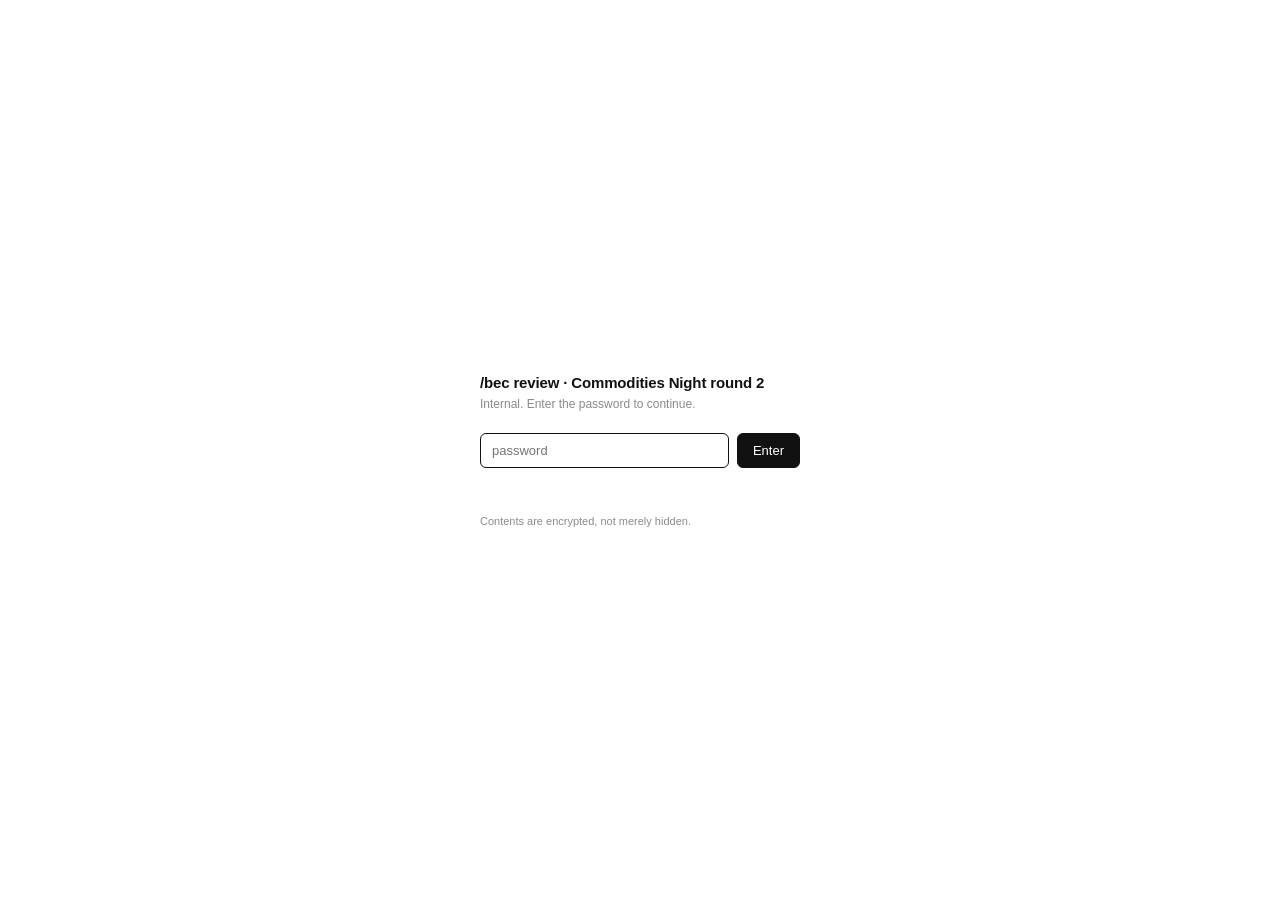
<file: reviews/2026-09-16-r2/index.html>
<!doctype html>
<html lang="en">
<head><!--gh-guard v1 images=yes--><meta charset="utf-8"><meta name="viewport" content="width=device-width,initial-scale=1">
<meta name="robots" content="noindex,nofollow"><title>/bec review · Commodities Night round 2</title>
<link rel="preconnect" href="https://fonts.googleapis.com"><link rel="preconnect" href="https://fonts.gstatic.com" crossorigin>
<link href="https://fonts.googleapis.com/css2?family=Poppins:wght@400;500;600;700;800&display=swap" rel="stylesheet">
<style>
:root{--red:#FF0051;--dark:#13002D;--purple:#32006E;--grey:#484F56;--lgrey:#ECEDEE;--white:#fff;--yellow:#FFE41E;--green:#0F9D58}
*{box-sizing:border-box}
body{margin:0;font-family:Poppins,sans-serif;color:var(--dark);background:var(--lgrey)}
.wrap{max-width:1232px;margin:0 auto;padding:0 24px 96px}
header{background:var(--dark);color:#fff;padding:52px 0 44px;margin-bottom:40px}
header .wrap{padding-bottom:0}
h1{font-weight:800;letter-spacing:-3px;font-size:54px;margin:0 0 10px;line-height:1.05}
.sub{font-size:18px;color:#cfc7d6;margin:0}
.verdict{display:inline-block;background:var(--red);color:#fff;font-weight:700;font-size:13px;letter-spacing:2px;padding:9px 20px;border-radius:999px;margin-bottom:20px}
h2{font-weight:800;letter-spacing:-1px;font-size:33px;margin:58px 0 6px}
h3{font-weight:700;font-size:20px;margin:38px 0 12px}
.meta{color:var(--grey);font-size:15px;margin:0 0 22px}
.shot{background:#fff;border-radius:16px;padding:14px;box-shadow:0 2px 18px rgba(19,0,45,.09)}
.shot img{width:100%;display:block;border-radius:9px}
table{width:100%;border-collapse:collapse;background:#fff;border-radius:16px;overflow:hidden;box-shadow:0 2px 18px rgba(19,0,45,.09);margin:22px 0}
th{background:var(--dark);color:#fff;font-weight:600;font-size:12px;letter-spacing:1px;text-transform:uppercase;text-align:left;padding:14px 16px}
td{padding:15px 16px;border-top:1px solid var(--lgrey);font-size:15px;vertical-align:top;line-height:1.55}
td.n{width:44px;text-align:center}
.pin{display:inline-flex;align-items:center;justify-content:center;width:30px;height:30px;border-radius:50%;background:var(--red);color:#fff;font-weight:700;font-size:15px}
.sev{display:inline-block;font-weight:700;font-size:11px;letter-spacing:1px;padding:5px 11px;border-radius:999px;white-space:nowrap}
.block{background:var(--red);color:#fff}.advise{background:var(--yellow);color:var(--dark)}.pass{background:var(--green);color:#fff}
a{color:var(--red)}
code,.rule{background:var(--lgrey);padding:2px 7px;border-radius:5px;font-size:13px;font-family:ui-monospace,SFMono-Regular,monospace;text-decoration:none;color:var(--dark);font-weight:600}
a.rule:hover{background:var(--red);color:#fff}
.tile{display:inline-block;background:var(--dark);color:#fff;font-size:12px;font-weight:600;letter-spacing:.4px;padding:5px 12px;border-radius:999px;text-decoration:none;margin-top:8px}
.tile:hover{background:var(--red)}
.sw{display:inline-block;width:15px;height:15px;border-radius:4px;vertical-align:-3px;margin-right:6px;border:1px solid rgba(0,0,0,.18)}
.ev{background:#fff;border-radius:16px;padding:22px;margin:20px 0;box-shadow:0 2px 18px rgba(19,0,45,.09)}
.ev h4{margin:0 0 4px;font-size:16px;font-weight:700}
.ev p{margin:0 0 16px;color:var(--grey);font-size:14px;line-height:1.6}
.ev img{width:100%;display:block;border-radius:9px;border:1px solid var(--lgrey)}
.two{display:grid;grid-template-columns:1fr 1fr;gap:18px}
.cap{font-size:12px;font-weight:700;letter-spacing:1.4px;text-transform:uppercase;color:var(--grey);margin:0 0 8px}
.bad .cap{color:var(--red)}.good .cap{color:var(--green)}
.pl{border-left:4px solid var(--red);padding-left:16px;margin:24px 0}
.pl.ok{border-color:var(--green)}
ul{margin:10px 0 0;padding-left:20px;font-size:15px;line-height:1.75}
.note{background:#fff;border-left:4px solid var(--red);border-radius:0 12px 12px 0;padding:18px 22px;font-size:15px;line-height:1.65;margin:26px 0}
.note.ok{border-left-color:var(--green)}
.stat{display:flex;gap:40px;flex-wrap:wrap;margin:26px 0 8px}
.stat div b{display:block;font-size:34px;font-weight:800;letter-spacing:-1px;line-height:1}
.stat div span{font-size:13px;color:var(--grey);letter-spacing:.4px}
.st{font-weight:700;font-size:11px;letter-spacing:1px;padding:5px 11px;border-radius:999px;white-space:nowrap}
.fixed{background:var(--green);color:#fff}.open{background:var(--red);color:#fff}
@media(max-width:820px){.two{grid-template-columns:1fr}h1{font-size:34px;letter-spacing:-1px}}
</style>
<style>
:root{--gate-ink:#111;--gate-mute:#8a8a8a;--gate-line:#e5e5e5;--gate-bg:#fff}
@media (prefers-color-scheme:dark){:root{--gate-ink:#f2f2f2;--gate-mute:#8a8a8a;--gate-line:#2a2a2a;--gate-bg:#0e0e0e}}
#gate{position:fixed;inset:0;z-index:99999;display:flex;align-items:center;
justify-content:center;background:var(--gate-bg);
font-family:-apple-system,BlinkMacSystemFont,'Segoe UI',Helvetica,Arial,sans-serif}
#gate-card{width:min(320px,86vw);text-align:left}
#gate-card h2{font-size:15px;font-weight:600;letter-spacing:-.01em;
color:var(--gate-ink);margin:0 0 4px}
#gate-card p{font-size:12px;color:var(--gate-mute);margin:0 0 20px;line-height:1.5}
#gate-form{display:flex;gap:8px}
#gate-input{flex:1;padding:9px 11px;font-size:13px;color:var(--gate-ink);
background:transparent;border:1px solid var(--gate-line);border-radius:6px;outline:none}
#gate-input:focus{border-color:var(--gate-ink)}
#gate-btn{padding:9px 15px;font-size:13px;border:1px solid var(--gate-ink);
border-radius:6px;background:var(--gate-ink);color:var(--gate-bg);cursor:pointer}
#gate-err{min-height:16px;margin-top:9px;font-size:12px;color:#c0392b}
#gate-foot{margin-top:22px;font-size:11px;color:var(--gate-mute)}
.gate-lock{position:fixed;right:12px;bottom:10px;z-index:9998;font:11px
-apple-system,BlinkMacSystemFont,sans-serif;color:#9a9a9a;cursor:pointer;
opacity:.55;text-decoration:underline}
.gate-lock:hover{opacity:1}
</style>
</head>
<body class="gate-locked">
<div id="gate">
  <div id="gate-card">
    <h2>/bec review · Commodities Night round 2</h2>
    <p>Internal. Enter the password to continue.</p>
    <form id="gate-form" onsubmit="return gateSubmit(event)">
      <input id="gate-input" type="password" placeholder="password"
             autocomplete="off" autofocus>
      <button id="gate-btn" type="submit">Enter</button>
    </form>
    <div id="gate-err"></div>
    <div id="gate-foot">Contents are encrypted, not merely hidden.</div>
  </div>
</div>
<div id="gate-content" hidden></div>
<script type="application/json" id="gate-payload">{"v": 1, "salt": "PFY4s97NIAaKd1z7lsTJlw==", "iv": "NzW4Z7zC9vnOCocl", "iterations": 100000, "ciphertext": "CCFO1ams+5SKLcbiqeNuTnDA8CinXYehD738A92kefJhBdCoEQSXGE8uHPrpgx086onFlcz/6GXXcpFD6L3lKHp0kOxMMOIuP5BjSezz1mVUl+F0pe7oupGaTE3kVs7/SRgdJB2IM7VTaPiJ08DOrTr6gzDMLtJst3tuw0GKZPQsl74ALpXvcQOvSYHina5lc5v98225XnXoqTnj1yzlsLz0ou0liviZN8mR+s6+yPRJbMAV7cgUOIAZwMxALuQJU5PbVZKz/TrUW71/0Et/gdCcTawzMgB6i2+kY5WQg3DmXBBhawSiCGaZ1AFeFijXHpvr5PZ4kgL+E4okbWeYXJA1IRCW/mEUyuNtJKF4vtMENbVh12s0fBuCzCOTeTzG2Nnx3l71/CJGffu99XgPz3+Df3yee6t+kyN+wwvBONUWoFYjismQR4k7KJVicVatk5tdTvmxMbuydsRyJYeKQOf3oZ3fQdwLMrry9yRG3erKetK1Svp8npA6RYeVcI4vyFFZGO5X7SXU+kn11wG8zpYze0/isxYvWfRvcn2yRF/[base64]/NK1S+d5BKVO/XqCExzD14y5wWvK/DxS71+Se815X6ydXnYQJwfHk4oVKi3WrJWLBNZmx05h3jM0QiTe2Ni2YyDJd8YoO5+qgH9BxMbfE7Z3kicv0BBF7g//EQoYaH43cb3FLnZKOBiUkbWjdK1ls7ulqrVVu6ncmKzAtq+hisQcqC6qstGcaEYWgeu2ef47SOassEqcaaRy315w1CmYpH+pSQgC75pgPRTahv6gnDdd8VYFDmndAQAPWQG5aRqMpl3smR7JVM29aC+70K2mj2dzYUULWeyNpOJbDPe/nHIGUfYskUnbgnCTO2hWtUpTi73VszRku5Xfv2eWe4p84vChZ+4xodIwhNHmM1SJBQ57a6NfCUeIA5ByoOAJGWYEcND6jERTrnhuoxBBHeyqBqiOCKboYCQu5z4yiAHmVUYDqS0NnjXLXWUdPlLjyKFlCIRvNi8dytNBBGGatXh7aqfzHlJuk36AWWYYx/AwXP07yv2/OD8qCC6hjuWtMGqwV9FO3SltSJDxtxtpTbq/lIaTDQpX6Ejvg7npGZ0558ujBHAv4MZY8NpHV3N7fIht2o8VgHnZggzwut3sw3JK3F6tgbfkdaDwCWUHkX+aLi/[base64]/r0JzjBKdhuJK8I+Wp368ojhF87IVgLogNp/m0AS8lAJH6qMCODSJW+UEu7Sykyywlv5M3X1qhcv0WbKPPYr0E33vX1YtyQ8DVWuCrrjehKOUYj0+ZDTDvcedeCbOUPrFEt4Ttbyp8E3B9Z2QMcI4/Bi1mtapsxaY+mnw2bOfxbRIL9+JJsW/5p59U1KZocDyVof5JAhddpg/bhBGtBjwvUErY/jd/NtKWjynFUS8mc8xTF27/vrz8VbwRFgXY5Pjg5/QyfzJeoN/[base64]/rWzCVXOa1IjUF8lJ2Hw1HimpXi69HnJHZ36sHcCmZXflKLi4DvNXGdLmc25Va3EJvNuIeCQcoUn1SeNdeFD40DQaaiz6dljnherWQrT4J/UkMaW61DJOt56MawIsMXo+BFSLRDMCxpGCfrk+n6whHyuUA94o05l1TJiO6JQ8min4axtsBCKmf2IokxBSvjtmlNJR9XBMvBpgW28x2uXh6FIOWcrsJoggcoHcsFxN2fjrDIY5BNBPiINJwlJg64gO2QnGPgLwP9/nI94m34r6KT+y3Mpn9i0XCo/nsYRC3K3Hqltn7msTDMvAVNP1DEuXeHsGEgXCtZiT0ADljgNCmhya6JWvuUMgeE0tvWmEUWo4kAPa9Z7wUdNzjae1UQJjsVamJq3IEo+3ofE/DcBK+jmoIDozjDaTFZzFBr18GemE3zrc0+kO3ClqfGHA2d/kUyzrMqwY5WfvwwUpZjz0DT2PctngO/Ad90K9Nbh4YgB1tB5JXRQBH4/[base64]/3WofEbGiKvu2GAxoYLH5ldV/mZ9UcFQBx4QhBzF3DG2gNiYzIuWlvWwGvFTydRaOvuuIXv0+iVSWfJDfOJ+PqrZsxO5zdpUCJuUjyVVvVec/j8q3lqHNoe19QliqH8arOb29pOQUNUz4SEpaVhF4/Yy8wozcDexrq7pWwHD0BlFv/KRXWGDsx/6ZNaxLIQ6a4yzVwapK9Sgixer0zZ3NX3MaZA6EykAtxqwFoK+kbhezcyv1d1g15QXZUkZOjC7l0RF0EpuSWYJ3BG3f6tkgeVPAqxM380seAzQ9nq6eFCYOBvVHWhM9AQF2dklXlF+e98LG5PP8lvxNnv+oW/g9jGToBQ0LUjOBLrr8f0EyyHqMZEqct/s1r73nXcsZ5aos0u6OkMIDgYncH25OFoXWywnfKS6QELUzXPjbHTHQbWsey3Ob4YYpqIna2e6JMVkZzaNBjYVME9bLu60qdxy16aL6xzCIQ6OqIrmDj7ilpAe/S6VGHEadOTJOHYfPPnBlwOvZIR+GloomJgbTybclOXF62QF2ubOSFVBsm2npu0mkKpFgHk3KVJT1aiBWtJO7L578tmbp3id2+u4cKzEMfckGASOT9vb8RGSTHchrG5tWx7m4Uc1THoXPiHjHTaRN/sA+889y6J1Ei78HPvDebpeYOjV7UApc62GmRYv/a45GR5EsMbqFXZQYm23XatEygFoZnqulX7izYKpwZjhNCx3QWpmhVl/Ay+S86LSVgHwugFutPobHB/MdxAwXCTu6j59v6bJjPa5EPsjiV9nnmjXjg/[base64]/BpKXFeB3i1CuOYMjuz0Zu5RFhVsbwpveVhm2FnlpWIOpM5ffe9MqtyIOwPtjTPULBJyALMafadphpsBaEykX3E/XpwXRDVKmMI11+3+Aw99y4QCAvxDbyDjrF31pCVj/25Gzvz1EeZxpJvShTCzWBIMbhLs3xR99zlyX+vjCa9wGURfyVT8sjcEb/P0TIamMWfT4D5gVSKIJMi3HIAdx+m3NadLqakgP74elG1nhvoN3Y2P6H5pj4TiSZ107haiwG5GT+9/hsRMikXibAUDuDxlYmzVdrAdIgbl9w9XmMvwjKsKR2NQlB6e0rNBNUwyk91b2Pa2pDSWPGSQMWmE7WUlwpSIdQmImGTqdgayX4j5wJc/[base64]/+yqewG0xwku89k9xJMWgu8aADACUXKNNyMCDONbs4zBUp/Mv/Zrc9sd/g+LhgrMJ48hXZ30dcupC9LESoq9Yu7Eel4jOHx/IE871mwN/ChGPEUyPV1a5Lfa5upS7dTB+HIxKRLnyAohqFUsIlM+9ItPsZIIhI1kP0KXslbkZN/vmMHUagZ6Wzd22c7mhUf7RFjoYt6oUMl66sl08zu+AOMmfp7QCKGnStelxAq0KMi822W0muKOQnTbvPAj4ggHRQWfMj2K1X/vCWZEN2iRr2RJ6zXQRbc8mERKI2La2khw5TkT2ArORXxJuTJvLoqeXRgSULKiDmaUF9CTYbltPb+f0UtIcMqAXPHRcQO1qP3TN3D1K3oCbcVe7eTQp2uN6BX0VtqcZQeB8kDV8zFJe2P/JSXi0eEujNN/TauGRIYFb8q3YQiwj5u0ddcQEBGVq53EosY/CuREM/wi3FxdqogGrs7TAxki8R8K14pZfyQcA/ex8q2SZMxnU/xZulbtyUH9tsO73YmHUxzNF79jBsARic7OSqNxn45kAE8dkZe7FjeieB9NduRsW1Ze53lTQN1tl4i9CbwJA3nW9H4qCsTT5DGSOJaUy/qWS7JPjINsIu+ueR71Y/0Sq/utKyo7bbNpW7r15RG1EsYFgg4b8SNUWQgKUskgm0FQghwG4BLb94q1WOC7MI5ZhtLaKLy54ob4E3eC4/9IEN+3VMEi+S9jMUra+pUqI8N/p1wwRJhcNpZjKpFHpQlbzoyW4aSTAnpRuXbq2Bb7RwVC0xSOsb2gVbA8iVTnoLZWcSvi1ASob+hMKZ3Jvyi+xUhY6k/dCOdp/dqWrFT4iMGKetfZIYG8aU37KBkDJ6Gip5WIcUMto6auGgYjDVOsJGmKKMvaBavUxII3zjrlZrRzJslrupPty/KWlRjnZFVcvwzcHEJlthIpIO2H9WykvfoU3tgksGRaBg8lpx1V+q6zSztHX86YJWqgR3OG8eQzmZ+dKNUBQH9vwguw8p5xnr3kh5bWdQruAoKHx56wZW8UKEEdzbiFmSlQyyQ7HoI22Kiz/FXLwLByDlwM+4mkiI+VEQrJFk1f+1xZdTkXMFfLXM4ggXMAlzlhVH8F/EDOLhfWkxFE0Wtp/ky9/9ebr+sLz/e3d6LkxiQZIWdKzcZXQgNYkZlrHw3rk6XVleW6LgtGrx7g+qCJTAtdCxGp2cdgcNUX8OJFZHphYd/PT14cc4KR4SB2LH4uojYlrK0jRDqcwndKjHRElx3Pv9Xj0KVVvdVWL/9t8ICg96YKTRJl7OztJhGa7F3lfflL+GdOkSklseVFFvzBxhJHXS8nN++YbPmp5pW7AqbGrz5Je2MQyRFZni9ASKPOeK/+CgUZBxSXBLJsTmDkTLzW6EwaWbMzs8St4ZThag5E6aDrkWSv6zCOccnGIhchpDeL0SRYRE5ZSi79Ko8FufvZchcortOMilJ6H0FwNjTg9J8skTNEDtal0/7oG6ILOXINA6t2EG36NT0lSQzmiQkQcEh5d1aIG1RrRMp1qJwFxeiBQuEJzfwFKA5ViSYB/Jr9oQO++UnSxY+4q37A9ZxLPH+qERka0N+s3UQDjQjqne0+QR8K1hv0UN/5E6q7qbx6T2Ye5TAlOZ1JSqJw4TCnfJ/3XKadYVkFzzpX41W5dmdUgw/xQnVFqEc26mNTw7sQcz2JzHr0F7e8NtLYNhW2ZIvfkdMSxogcejK3bL9Uz6RDlaHzqWz8OteyBg/2Ma6gGVGb9yAbQRp2hbttBD2AH0QdFKRwTXP/wihtJanSUxCL9wXG6TmN376aJeBWD8Z3l5K9+G0QBnAAnGEBIlHxcKSMACdA+mQa0fepV75yqvuRTlZWrVJLVz5d4LCj1/IwYtBL0Krnu3L5golGYtz4xZOWpiuaaS/RKTkkfpBUUGaDHAXcUBp+4lyyOAtWWqJkI687u+V5gw7/TSq2QXXcnzJErgTozvPBqUAXB57nCNVyQe1Kt1C8L3+lug4Kp5quLID1mY52W1W6ujEb0dIft9Ra1D7z33HTCwhi4VMiqJG093DB3G0jfMmad3eM9cknm59ZCSyHxwKK9wluAWJQtvePr+94uaydlDy/VXjwkyLlyP38kV2M+1mtRUh26rayqWYSPOrEkx04T9BgrzFr4UFN8uIycgcRinJHPDcQSEyiXM4ahLFpchI7hCoytbHjQhoFQnOlM92bgkJaK/SfnLXYuzHZUXVNV6tksTEMM5O1jRWu4P2jNjk/koqQN9AeH65GvBMnncdcR6gyQn1QUna53TTeQiWZ5SNQUWi/Mno4LyzcbDJ/oubdKzyxJSpMZxO03O4cVAa00ytdohbLa9dbuASahxyFwvk/mt1IK+2fDhdYu8s7qCtQ3eciSFBHlBqBV36WFRNNqDXwMCj/Qdoy7THWShjzUalWjCr+jB7EFwdFtGcpO56oTO5Rj0tm348Ox7dccLViPAWKToIsMvuW3HzzkDQsCLX4wG11u2tGf+c/cFHflR/DabvvBg1katIPRGruXY2ARZRf0qpNYCqzMyKA5K3WIM/jmxdPfZFicWz4GxTMzZDuP1Xs2ZtNIW5TXZPOZR3iW4qV8GKVYnNgBLTM1/lLZCVLW9VJNlSj3e8E4PRKeP/j2sYqY7bhOie8BWYtlxyRfnmVywcyv6XLImb5FpHHoe3G7YqD319XIwR62CTWUW9yOr60FaPw+CyK7t78v09Zx9JrqbucGdKSyaJDcm/jUzdxkT4BPsJsMBJhwQX3qu2r/fsMnJ1jcQ2/WM0MAcRPu/wnJOT4eM5GVkE0bLmWQ7Z+BIUDxgRx2tCsZcHxj/hpqS/s1htHiJ65rtwO2gdcRE3O74hpYVXEHwlsYpDj+tMPS0hrzqJlSO63WkvHNg/MUUWq0NZfhxjK9NBWona2coXsRGjdRrK2hU6H9WbF4hqJJZEtu7nP5TBjYxMaj0e7wqjaPS3+nPPWE95NCPz56Rtd+Uxi5ktL5dajxkAfzl9xDQGD2p8mnyoWkK3XKB7uhOjY04Y6QseiltAUe9vn1CRDmnkF2C24pSI9u/t7gp0qSi8GbxjMd7RufCNVXLya8jCW/U4AwjinFqg7q1qOtGaDAe0LTx5YHROXnGXfkiZE37mDkL2luWMNENs/s4SPn+ytPx9dcLVKdRGfezDeVggleN0m8BK0SbIXybJH1XRynmBj8STGzpbA1lczULiT+DbrvhHLOA/rELWoD/Jx1TRCe45mSi6jTSCB2KwJ023Fdk3FOgxoQsY1dMF9YMbF2j+8u8ntTiqtkqFND4gRJ4KExucD7qI+G8HK9ImtuVArQRIRftVkSirpBTvAptaVJoud5cjNoE4o5jNFRT1tIz8Tj/x4Obhh8ayQSQIzJKGLVPIoT0DzkYnPLdO+Py9fHyNm/1/[base64]/ecoSUvRi6rcnzMtIOWrjW/HXGc1VInDrfseQi7nlGD2rlGlgBRcn28hdJEITbi2BGCgJGKbWcDANRYZD+RXNMhrlEic3NAVwVXFutMHR470zJPmAbJjnV1f/oW4LMsyDSTBP2TeaiI3pBOBwtYDkSpgf46X5Yn91unO8P8Ze/KNISPWalRIlFaeNzExaWJEAieUlWZMFNP2wVradPbI3nHaPD9OpcY4mOk6dU9CRgr9H+9NMdFKw+f2/YppcAI6tZecoUy/u0TLbaP8bI9pGFtmm/+Y9cf8p632YuUOVuqxS+Eo4stVb3kFU2b40Tqt2IYyzbC1jQ0Jimae5e+YUB3GEG02G7FGs3Q0fbujcPzw5eXqTHea2GcgsUG/[base64]/G21tHhLvt4pgyY/w1m0lDt4BC/qpkD6MUoGaa2m2tpQduWB+XHBdfxP51YW324LIgZchWXkJMCuDC/3r2g/d0RX7k6J/SvIEK3SyltcnyY2dJBo/VOPSYx/e0jhFGNXjogX1OpLf1C2YT07iHFugx+vAc4euqt7iiV1VFysJ9M9e8xTfLgaXuezi+3gUo0gCCM2KBjKBX1pEUNuYqp/VAZaiu0FweLKf/QF3koqvwoBsHnZ6WBfbOv6yYWLj5TgIfFEYfSrwaCs/MYqcFpaxJyKxmfjhPxyOmV4IbeWyxSNlUNrBg1ZLhj6h9tgBzLyDkonq8hGWyw2GOoDzwo+0Q7PVu3Zc9LAhGMPe+ed2SeTYy4UniTuLooUrFoBtQ7Bfm0EBIJ/NVgFlnvVhI9m0/ElDEWYpGPsKZYoei7iD2B2EPP349ls+W7ZV+A/UEXGfR11wwp9J9D/SdXexnvYyd0stZdkZYXoVYvZ98TLCY41ci1xNga74MuxXbhdpTqupf5BpIY5GOAp7slAM+Mw6eQ4LTzmNA5I2n+j7fKrIROnMYd7kSsQvHb6aPUKWGI0pSRDysta4ycnYOrDCmLrTa7Q/b6RRcdH+a2GYu992c1ZaM6C+Zi/HGlET6KOdBxQJGFCP/uJVq3ux2lo7+IHPadbgaVDzUmYa1e080EjTd4rpfZhVrvw04gCK/jNDrrYpNkyEunbxAV+eZWioI1D3NxiXdJauoKACn7BKIfBeQiBoFwvcckTKzXv28yCq/g1hoAQXhYm86/IFgQZLvkY1u81z/i9SXDC8+4AvlWdw538Nc2CAuSNAfOU7dryHGTfJ8jmAKhDqMmMbn7gjMBqbUBiRpzjHZmy+dNjS251Be7B7n/JJ28+AKAgUtOAEqs4osnPf4ac9VEYPvh0CzeBir715B0mOks/pHEJ1kxv7YM8dA5Ov/7DNmUNsLBK/IPQO90FaaDmR7ZOVcpgyymJ7CCJ8enD7esVhi3yc427EYVDEVyLh974V2UMyOvoNy94BZ9eYW5tWWZM4eIuMZd+37c6U0c2Fm78VbgrEOCnp5cd4UErx0Rt0AfyVw56jXqxV+KfsJsifivdZJsjVmIaYX77cHg+/2PS117IUBRnNIH9QyaKJHjgMfSLip70+Vdgsj+SGdKANl1imwyRmYJcgvZklTof6bUsS7oV/5daexs9vbvgegUoMaJ3quElaKRwyvHI6C8hM8cuB4GzkI/l4T561+7LSQ7BsHdpzVbbwn0SX33sYmpOPqs/AO9wtaI5WEeWlyK/zTc/[base64]/Q79nf3BNKtMFzXlu4r6rGSxCCOIA0Ce4jNRPmiWqN/zvrJTj+S5N7QmWN1+oxxjVifV7tx8LwvcI5dF2JvXdltI8OMFCJ8aCLM4gXdBJiOkzhWIVsz4vYCLitp+JQZWZOKs9duXdjlDsugJi0xDczuVBRawC1XrDqzjyljjV5VtMELzPUFxJE4VLIoYXsrag4FFGS//HtIkuhxODXrYjLI5bvjgFmUd02XCQCQpS64/vSee8kzgjsBCI7ud4hdH2t6bZd40sAKlIletPLOFCYRkfonVZEXsilnSLi/xpW8I6Ml272/pSgBTU9WXWp0b7uCKP+NomN54qlYxDfvPwlBTbCeJpb5w+4IF2RxYhGB8ZDQE97wes6Li0MSHAwZArP/cRERG044FRP7ZtY6lJtCbYyyPtuhCFDs9kOS4RWLONrP/nasaF4yfcchgo2W5Bj5KMrq8au71WsxAKkcjUFIrJXOOvqjKMqpNFp6C5EWbgjVtp9pygo4c1Emmk+4whDd5mnOM2/KxIwlFMYomIR7zdUCXPfsHmCtsUY0FMcZ0995eOFkkOeNfomdth7mKt3xP9qG/ZAxSmop70nWRY2/mKJ4BEAKbCAbl0nRbO9DlFMi8QhVyAOP/l0xsD3Qceq/1ESFLusHbL5Ewf/QgWEwl709pWnS4V/[base64]/iDHbMqyxslALexdd2PYJfAOEqn6bz3XOOx5KiCF8C63wHMtARHFgB11WpIGJ1TjR+NtzT2oOdg2IDE9byiwHew5pJy/y5g6A/0Bg5Q+aoUV5a/4COtpMKmdWucgZb10o9QLla2MzcgHkfomNAzPaWfayltxsrWnUSDApD4WCxeHw7yajw+L5/ebFxJw8AUa2jiUm85FYpz+zYyiVdnPsR3UriAljZgoltnX+LituAWZjjMSQI5Z8A2DWPWe8nVZbi+Z02p1x6oYkP3j5CWVYgIswC1GXHDmHxPQUtUASv4LNb/1SBhq0P5euJwuCv32JALhrbV10btdURY0n3/Hbs5XO75hdur8e9weCvstHcvRduN3vP4SRF/kIUSe1CX2uZCFXDbPnuCWOVbbcx5LvJ7OS8MRfOG9TKOIe7kBe/p/XIPaQipObi1EnRNCo4NuQpOtUIwPtwXpbLrkGHfpvRNHxIfqMetplxHYqT5drVR6PFoXCsOblHlUc5c6SEWUoEN6o+5WagSbtmSrjKtS/ycBNO3aBXry4S+mJLBm9km8PMbxBeAD8RbAvRuSHZGAH0+oPQg8PGPS+oQYzM4eg7vNyOs4+opHfPGgvL+lTlpWNde9lz2o/nzWz630LOSihfCXDg5YNyOO4bBJuEMblhhKGFhLwH9QgyxmmoO76l7tm0jff3ArqoyiOR1TiBBgpa0TL+qpNvHBrPQyX1eLLhyl2676LCOnxXtpSU31GYpsI/+hWs37wDdL4N7KHZPoVSIilo1ClIJqsxZCObhNusX8fpoZvsBNCXNp3a1KfQC0W/5SZ4kkHIWN2f7cY0psadEG6W9NEGw4+5X6VgVw4AyuRZUMovlad7susnGjoPjva3fto4rjhL6sPp9vD9K6kdSEEM814FeNjFPplcBtNIDnx+A+e2p3sjjTH55fb9IjpiVXS4eI+qbdjaOnuKefpU7dHVt768Rn2pSyadchneRxTuRHmY11PiuFDqnuFm/nv6m5uEhRt08/8bk4jWEr7jPxMJ0d2u7XOz6EPmqQVeUCF22VZ8JiuRI4/qjve4g0PdAqm4ZBp4loyhud5t8FmnXS1EqDRiiEs7ZNR9ja6HUt3cGell8N3ikj7xWSNQn/nYGD4ogXfqPHHlChSOZZCMOL/cSUiOgob63zyjm+9z6WN8MzB/57eumwbOif0CSAe7Y/nkN0RFzNkbVw0mOyp1y6wHzPYFsAED9q0Pe/nN6YIExLWzQwB+XRdCT4yqgnrFTREGJ97TCllhqIgMR1JZbrrHKnLbyTbhi1bxHWbbvc8s9flRj80X+jp7KGMZ6sbbH+tsDyqTwhphSKRmCz1tm99nAxJePZPWQ0r3FR/z4mhMqQVEZBhgRLO1LQ9O+pNR5fJfkgxnbxHavnYciGmwL1gYaC8wALNPTBgyZUqRUhuPcPhM8Lq9NLWykk8MdoA6dZRpNSF1I/2y8uKG41vC2vKXpijsDPYSOR2e8vuaFgb/wwsYuthmgchmbF1kQz+mF9oxi+le7ILJtoEczJ6TkW48us8wik1sPZyOO4oWHyXU1eICCQ/6xJ0LYXgCnMLYhowG2HW665jWLXoWRPiTVyWFt+3siLej/wGF5kDfxfDJ3jfvW3BLEIJ0N1vPCwE1LhXkd9P/Gxv99EQpO4c2D983+HPqUx9+P+tEf9q3T1SpzYV0SDt/YPr/vhKrEYNRZR2DSc5eElk7eL6/KHhhXfDH9Gf0PxjyLXwXrgT18wRBekth2PsDoKEVKp0PJLzTx68EiTvi8Qrek0hp8wd7ZNkV/mjMxrJsYZzvC3Wfp5X96FeR5lNQWLGVNvFgzKRg8BOKhDA8H2mU06YlK1SO+arrOY5LJp+qq5rs/fQACCEGVtQnhIc0l5sFnbqE51XCMoCgiXYXGdSbUOTzBCG3IPJTWCiYJuyGvY6bnFSWk/[base64]/AI2+DbI3dANJuxDeegGVEvaXU3bpM9CIxEDodyZ0GsojaQPgRsPMpAonYX63M0d/[base64]/PqhdibzkaLJN51+aO9/SWKyUKxIvPuz8l5xf3NW0P31f0/mZG71PXVGanM918TXW4099L8zomV2C6sX779ADCPCey/ltoyFs60SjJPlb7SRhWRMKNCRzXV7d3xim03l+67OHuZGclnePOGcKGwpCz0P/+VQH/So35dc+S6buv09Fi36yCAJiPfLZF8xHQnziREMRHRHLWEFuNWOuQ5qsoGfiWmrnXkXiaIHhMsNonzLcfZydB8U96rmVoL80IahWg+Gxn20dS8KOA4waAKXRIWzxwvwW4HNYsCUy7ELDvjZiHVrF7WwgGl2/aFKV6i2ej7Qo7zVTFMuNEjE84/[base64]/zrxVLAUb6KffvaqQgtKCa7moNbdJmY/Fbu7LWeLeW9M2/x37x9Nfi+FzZQ/I2lwO7Cq0Sqib7DglwZlEgDo24QiM6pDmI+3xu/Db8bkBpj6+cTrmGCzblu/WwCYF3zKGbcCyAR9q9npoZzg4/P5+tx+EWOatELoyyd7tgb2N9ztSksKxO1cwDFAAa9KZwHfnBflAuEIa3nW4F7x9TKxy+5W7y8k+G4Un8Rf2PUAgy8bTBAI3mhDxQCiLWgxIlUA7mzhDqgIfffk29cHgacMLomphMcYlrMi+tlmxO1J07GICKzBoz4DrcBUC8dzX6v3OWv/LB12FYUcC+a9p6gFyQLtUrwsCG3I/+rIQIe+3FSe9piL919sIH0puXIHZvhg8kYmI1iKgUWhalZ99RfuKXE1pBrW9n2mvHLUXovUutd+oX7okEXOYVp0A53Y/8U29fQol/IbUqUWg5B4ss3ZJzqkgmCn7NWG+yNdTGg1yIXLExAJTuyMieyJcHsmTgCYHmumb2bqX3eB243LepPrVmLzD3iUd63rEfU6MRWsEYX/Rprdm77zH1EpK64bvr+S5kieqR/[base64]/lSYCSdwBzJrbMG3lNyjPhZIItYlt8gqiq5K56j7s3fKcpwiKgSoEutdOJCXxgOLHOvY+kVbb2WtIOjP368Ktk4y5L+1hZpHU7dO/N7+U/Y/NFqqtzhTb0ML0P9EpOihU391v7I/ElSdAvi7CKhKCfiv3/iPeHkd+9X/4/+7ZlybI2I32qJfp2NTondc7H2w40cO1S107vdIfKgmz9VxJZNrG06xIm5U/S/[base64]/FELgsuG7fL498EKnVstchsbvQcF/iP/SQfT0fvKnIXrtv+18JvEvArn0x0I/tdFANuAOw/E2bBv0OX3LOR1gpZHDM2kGgzFNX/sLFf6tIyKHWUHxLTGX0H7NIXyChqR+S6G+TJYZXDGO5GjrvGeP1PNZihy+zrJjxsUpgjZgLz6we0O+zM6SeK7zKbgR1E+OwbeSvYo/wYnJN/uND3lvxRXNoINMiFrIBK8NY7/xoovIkoE+QzZHqPPAcSSusDrVMcfg2WwFAUA185PHnqoDg7kmwvop/yQQbF+1XglD+PS0ThO7xMYoLKCETk3cG67Yulvm7YvNCDEN1opzJmsG3Mv9LiQTqIMeQ5UIZp7XGXT0lppB+WcikFacV6d8Iy7p0S750bRtN1+600QwsxovJuP7OH1MiN8FfUTFjuJsb6nWrmfWGbKELltvJZE2EzcBdRPJuJLqdPE/AQVkUAvL3AGRvae5Gpze0d1MkLP8xHXAw9oabBHYgrx0rMqGY1CXpCxcsRlNrGHWHM7rjncRbbY30RXnGpiu4AfoG7N1SUKfwYchCSuk4w2voxNAJolCFU1KqsO7x94IlgrHAglDL9DbcxTLUIREN4LH17/9QNCpP9N2qiv+4AC2C7M3zWSzg6SBdsOvtIIFcRIZzFIylPa8spfowv8ntt6vm1fCMbYa5FAHukEcj0bPL8JzFu/uTcypb1KMFrH4wSMmQX1amaJZakaDmtzMaYHMM+DrW3kpN/6hFF1gMMeJ3HTR2tTiLqHQPyTaJbRyeS4R3tewb0pb2toyqSV2ok2vJcVY/rJeiqkYSSqvMsMrr+MOsx2P7Bp8Fqa8QRB8968TjGljVGaiuWe9RKD+zWGC/IkNfpMiwQBY4xhNU42bPxD9yX/YGtUH1F3YpVK1MQWXm69nbDGWLiwu1oRpIm1dJS7f2+eQ0RUBjkDlEzblgwNmMKunnArlyEClk2byw6VOOhtt67k/npE1YkvKykZUbxGhnewjZ/+u4eQSZ4sbLjAuan+KnzLLX2uXkZ7v6q8iPdPaj4v6ezRNgDRmHMWOHciW+UbyI3La7x43qnc5TepWQa+q2GvxtgniZw0CR27ZwQe4u450HIj3faVfCjjc7moG8K9BK2JJVroNNGVi2dEM48uGKLELVubB/ZXyKu1bZbNLnmiGA/37Q1J3KU2Gwe3XAwwBI9A9K71Y9YxSzUP5OxEn/QpmBQ5oQoViiL6VS75POzUtMq/azBBsVU+8kUyLxj2VrDY8aEySIQ0hti4c6NNylFVcU+zVWK3XwUfDRExw1dZvfLoGhUpa8nhP561lOR69a+LXu/0E8z/QB37cH7//25GUU4pYv0tfWp02FJwMYbf7xEMnGfLhiuDA485E6gCHyriloab1rVXtCE36r0b/B07Uz5jvbU3KiODoCDX82NuEdUACBdERnEeir1n69BVL8C8x0ZvYSMbkccdq9ZTIPNrk3vtQmYE/B2HNlHO4m5BO53QuqxTH5MwGK+0B+UdCmbhewqrYlqHZr3Y/x9NEm6EWV34m7XiBfp1I9NgR5nd30x8O3E95F4wKoP8kn5J1W9stZbCvkV+/IoJ7U5Nv1+n24oC7pgC2fxx6BjHD2insr/Qx/f5ug6wBVEEFkD9QLfi9CgF3a7rzZ0gY8+p8lj32G02pVQZwNTfwni8n7yLfzokhgGtg0oBBxcOWNCPFYk+Kewe3SQWVKB0SfDLz76FHm47bV7OJK/Ee0r+G6PoGXzLAmXW+W5ZYqXn32cEIcuAZ96yTsfitXlKKAXd9OdCUysZ3MwHnVEeAX0mtyuAx/kQlgFWx2Y/I4d0yghGP8tv7vgTBbam4xOfH1YRmGAM5AHkYrZbsuLqqSzmjAXcw/ITbe8FsKk7D+19Qf5cEpL0v97D9YtnJEhaJSK2JwiN5SsntYw4NJYcziB6IKKJI9vthzexUelYEut7kaI6PIpaCynq4IGKEt0XmfyJshq76UM6S6riDKjKQZBbHJZ89BeyYg+h/GemX2XbB20iHzFWJWHHbHir5pMcP4fKFNhrYx6jbYGzGITVtPu6HzNX0nx2dk5Sg8J3mCpSv/Q+YwznfqDvGuhw2RpYBHNAyoaaLZ3S2ADDTdCVPlg/kP3OLozERfN5lUvm0hXhpkF3R4jLulMnsqrMrvY42/[base64]/FnXym9bMmtbc/OwMrg3O3/Y8jRh9s+/kTjmUrEORHpLKWpNs/EHn+YoDdSheqCrCwtS1+arzXLjyzoKxOKHZIuybscXtrwj2Q7+889FYe+sUf9JPIAjOlM+fK3yRfI8DRocjRLylhAgSA4rxlKxqvIWQ/Q2MwRmIKojYvS4iByL6p/6uLmG6soRoNHaSYV+5L1sFBvEWAipmg6umpaWRZeDBBdFgUDey+qyiRLtIMFQCqbUbxXlE3q3MUCzpNAG9sh7Y8SCZAlQCdh98ALGr2fqS8lXMZ2Ro1hRbNFMSahNOhmvhWEI/D+tXnhZ6zqGZqVTGVDuo8+LbOalqBioFTNmuBjsLI8iWqxV5ixXId2NmTuAKwAA8PmJtirFSJuYvqdz64CVN/kFoOiQiA9f+IZupORxOjVj+cm3lleea3okQFDsaEnhapnowOrh4NrySz6VOBcuzfHa6nkW1G3qtaikCy1nrsAom2vKcUZHQqZtckVjTD5Ts3gfbZPPWbTYlW0uyzYNYZTK2drsWc+7FMaol/tIVGKJ9Rx4et3UK2K1XdUkR9sGn1fwmueOBh2iEm2OUxq5dUkiKtXZimwuFhjc7FLv+3KsL4jx5N9WkKZ0K395XVIrVAwaPLIisYM/qPSPSDJNfUsqkMPuBSpHJQJ24Cey2vuuYfHMhYPj90M+2Sky2NIFv1qOviga8dvmeUL6uA/6krTvCRJfp2vIpy7jRvx6fD6wdTNTqUqXcTR9SvLeTd4Qdj8ePGaPN424ltF0/uWmG9oTLwl3ISR4nSGbNKQAibBHodB+Z7IXfnZ32Mo1N0i8RiYaOVS/KpRNV0cQ4HlXUrGsz/p8E5YsHXD913ojm+N/G0H1qGyx6nuJe1mZkjNSMnuqulljc41VVfcirxv3rKMWTt901jbtlhf4xD1tUZz+v1Q+kw709R6y2Pd0cfPnYiS7NXZZnrp8F/44y5lh/ah59anfZVyyUsA9+yPm++VDWi0etJlG+lr1TRtjzSs+OwwNPu4nze9O3g1JKg8KLzAHjdVOh/odtL4q77kDpvFnGDX0wvOscdRjxh7owqUyayTHf/M6ogUrBENqFmQbaAbtxuE80resHwERFw3zjI9xG7XbtqMAbEHH1kaKxM/9lpDUZTI8BblQ0CFpwG9xbv0RoOGqQGSak2bFkoNJWznP/nvkpW8wFl3dDlHMuiR/DGZsurwZQ2WnXyNurLCXUK7MhMY/8X//NwU7tL55cjPWYoAePx2NON4QelSmTohqrw+vqLzhYzdob+U/Lpm35b6gZ69MA5V5kiW3iJljiyeYwzELH0rl0XaEbTDN0DAlK4Bzqf9m+jmq3RTvJGD+kK35iLH9Tv7s9guRbL5aFhT8wGpDVqxyOfb1Wls3csG7jOYM1WDJE6BoblTHHojuQjSuMOu9ZtoEdw4A3dyO4tfwgKT/MwrFLeARXrFqXCkpfcTE3f/UNl4OpAxiZp+BmLUfVkl1o7zfTryK7yAeT9ZPLPJtFBWUkhJ4ldvNqv3aGcxxjE3JSur08jpS5GRtb0ATVxMcibj3zAS56J0VUKv/sl3llM2rsAd/3qdEx+P7TLzeZSokFlL/zYWwYDHdX09IOEcp6e8+SAG64RmYhrloV1F/[base64]/pjuznEP+C7MrTeJyI0DLe8JmVFJpTW3WmxOKQmLfkqWPH2q23Bv+ZqE1twO8PZi9prFKRA/CNw9IqrfLzw51WBZfnkVn7jRQ0vEYu+iKh+8Pfky8jNPV0X+fzBAzzkl3gpvU0nl2p8ttmEPrr+AaQNNrqxHWWO8lkG8soHwDhIZCQuDJ6sTgUW9UbJsDc18Eh4J/TH9XYDfCnETB+U95E/CvG6FRIkCxuk+1gjLFCnX7DWGCKjzamZOrQeYMh/AkK/xlaHcL5SQk+sGIHRT3fEe0PSMctCzLABfHReb6Dyb+Ka9kQOz+21s5TfTzbvE3Z8Fum8/h0Oc32hf+1Sb1Y/09aIc/0wBkYkSBi2l13rMhUl/coz58Hov6BJWKq0Wznn/z5YubQbgEE1rv8TnlhhZ8Th8OzQAHLuXUktLXK7NJAM0OPEJCWCFUL5lhHedocNbSCUgBQvIbqpH9qLQGTIQuiZJNx+LjHlzxSUCAa68WLosYTxqX7Rie74OFDsgBYi8WM0YW80ErKNAUUT5g2+TUKiDipE48T6P1/DXYk/svtwCe1i4Aolhec2EhLyDYti5W7u1ynU"}</script>
<script>
(function(){
  var KEY='gate:'+location.pathname;
  function b2b(b64){var s=atob(b64),a=new Uint8Array(s.length);
    for(var i=0;i<s.length;i++)a[i]=s.charCodeAt(i);return a;}
  async function derive(pw,salt,it){
    var base=await crypto.subtle.importKey('raw',new TextEncoder().encode(pw),
      'PBKDF2',false,['deriveKey']);
    return crypto.subtle.deriveKey({name:'PBKDF2',salt:salt,iterations:it,
      hash:'SHA-256'},base,{name:'AES-GCM',length:256},false,['decrypt']);
  }
  async function decrypt(pw){
    var b=JSON.parse(document.getElementById('gate-payload').textContent);
    var k=await derive(pw,b2b(b.salt),b.iterations);
    var plain=await crypto.subtle.decrypt({name:'AES-GCM',iv:b2b(b.iv)},k,
      b2b(b.ciphertext));
    return new TextDecoder().decode(plain);
  }
  function runScripts(root){
    root.querySelectorAll('script').forEach(function(old){
      var s=document.createElement('script');
      for(var i=0;i<old.attributes.length;i++){
        s.setAttribute(old.attributes[i].name,old.attributes[i].value);
      }
      s.textContent=old.textContent;
      old.parentNode.replaceChild(s,old);
    });
  }
  function reveal(html){
    var c=document.getElementById('gate-content');
    c.innerHTML=html; c.hidden=false;
    var g=document.getElementById('gate'); if(g) g.remove();
    document.body.classList.remove('gate-locked');
    runScripts(c);
    var lock=document.createElement('div');
    lock.className='gate-lock'; lock.textContent='lock device';
    lock.onclick=function(){localStorage.removeItem(KEY);location.reload();};
    document.body.appendChild(lock);
    window.dispatchEvent(new Event('gate:unlocked'));
    try{window.dispatchEvent(new Event('resize'));}catch(e){}
  }
  window.gateSubmit=async function(e){
    e.preventDefault();
    var inp=document.getElementById('gate-input');
    var err=document.getElementById('gate-err');
    err.textContent='';
    try{
      var html=await decrypt(inp.value);
      localStorage.setItem(KEY,inp.value);
      reveal(html);
    }catch(_){ err.textContent='Wrong password.'; inp.select(); }
    return false;
  };
  document.addEventListener('DOMContentLoaded',async function(){
    var saved=localStorage.getItem(KEY);
    if(!saved) return;
    try{ reveal(await decrypt(saved)); }
    catch(_){ localStorage.removeItem(KEY); }
  });
})();
</script>
</body>
</html>
</file>
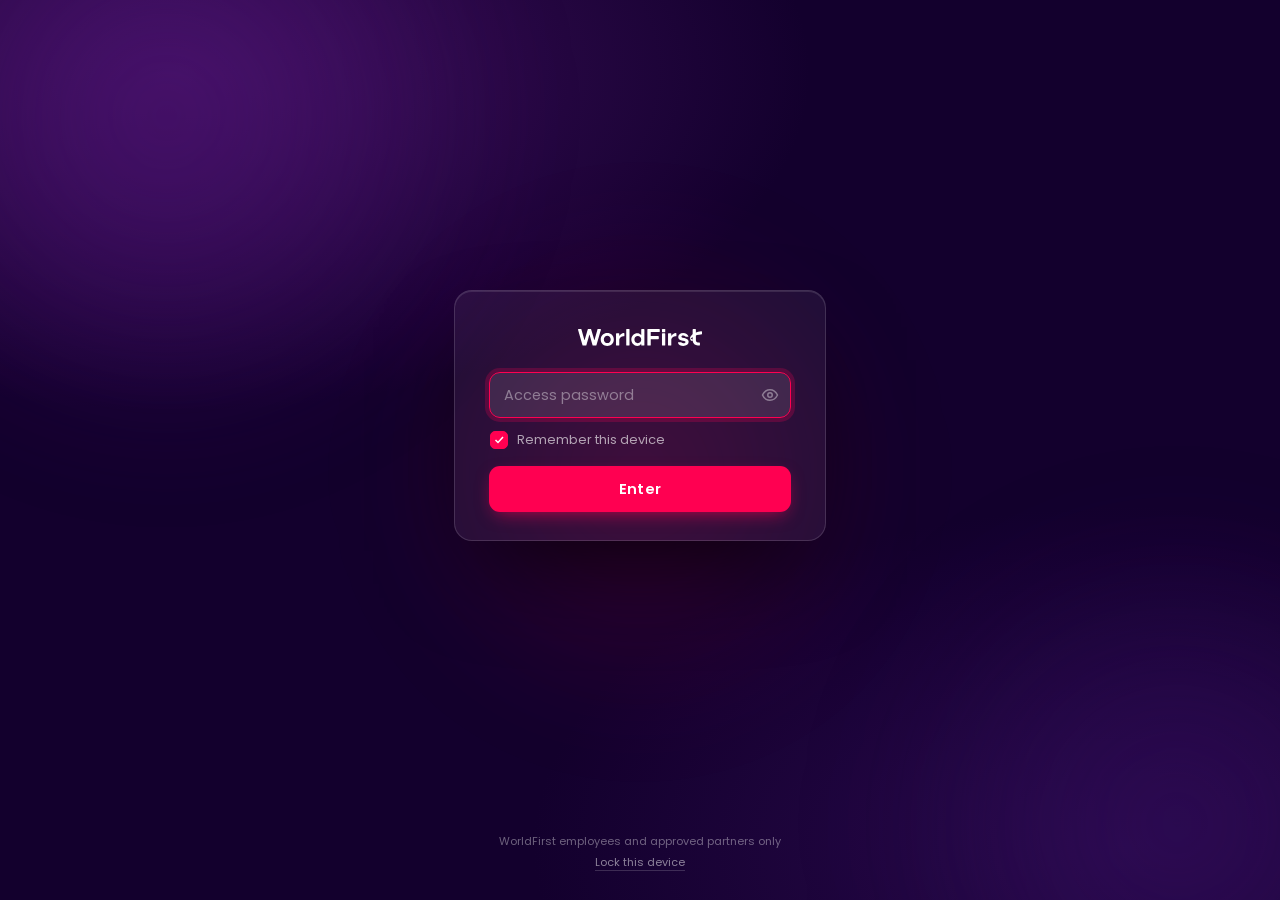
<file: reviews/2026-09-16/index.html>
<!doctype html>
<html lang="en">
<head>
<meta name=gate-tier content=wtf>
<meta charset="utf-8">
<meta name="viewport" content="width=device-width,initial-scale=1">
<meta name="robots" content="noindex,nofollow">
<title>/bec review · 16 Sep 2026</title>
<link rel="preconnect" href="https://fonts.googleapis.com">
<link rel="preconnect" href="https://fonts.gstatic.com" crossorigin>
<link href="https://fonts.googleapis.com/css2?family=Poppins:wght@400;500;600;700;800&display=swap" rel="stylesheet">
<style id="pg-style">
  /* gate tier: wtf */
  :root{
    --pink:#ff0051; --pink-press:#e00047; --err:#ff7a9c; --mark:#fff;
    --plum:#13002d; --plum-2:#2a0a4d; --plum-3:#40105f;
    --ink:#fff; --mute:rgba(255,255,255,.62); --faint:rgba(255,255,255,.40);
    --line:rgba(255,255,255,.17); --field:rgba(255,255,255,.06);
    --field-focus:rgba(255,255,255,.10); --ring:rgba(255,0,81,.22);
    --card-bg:rgba(255,255,255,.055); --card-brd:rgba(255,255,255,.14);
    --card-shadow:0 40px 100px -30px rgba(0,0,0,.85), inset 0 1px 0 rgba(255,255,255,.11);
    --btn-shadow:0 6px 18px -6px rgba(255,0,81,.7);
    --foot:rgba(255,255,255,.38); --foot-a:rgba(255,255,255,.5); --content-bg:#fff;
  }
  body{background:
    radial-gradient(85% 65% at 14% 8%, var(--plum-3) 0%, rgba(64,16,95,0) 58%),
    radial-gradient(80% 65% at 88% 94%, var(--plum-2) 0%, rgba(42,10,77,0) 58%),
    var(--plum);}
  .aurora{position:absolute;inset:0;z-index:0;pointer-events:none}
  .aurora span{position:absolute;display:block;border-radius:50%;filter:blur(64px);will-change:transform}
  .aurora .b1{width:54vmax;height:54vmax;left:-14vmax;top:-18vmax;opacity:.75;
    background:radial-gradient(circle,#4a1370 0%,rgba(74,19,112,0) 68%);animation:drift1 72s ease-in-out infinite}
  .aurora .b2{width:48vmax;height:48vmax;right:-16vmax;bottom:-18vmax;opacity:.7;
    background:radial-gradient(circle,#2f0c56 0%,rgba(47,12,86,0) 68%);animation:drift2 88s ease-in-out infinite}
  .aurora .b3{width:40vmax;height:40vmax;left:30%;top:24%;opacity:.55;
    background:radial-gradient(circle,rgba(255,0,81,.34) 0%,rgba(255,0,81,0) 70%);animation:drift3 104s ease-in-out infinite}
  @keyframes drift1{0%,100%{transform:translate3d(0,0,0) scale(1)}34%{transform:translate3d(7vmax,5vmax,0) scale(1.14)}67%{transform:translate3d(-4vmax,9vmax,0) scale(.93)}}
  @keyframes drift2{0%,100%{transform:translate3d(0,0,0) scale(1)}30%{transform:translate3d(-8vmax,-6vmax,0) scale(1.10)}65%{transform:translate3d(4vmax,-10vmax,0) scale(.95)}}
  @keyframes drift3{0%,100%{transform:translate3d(0,0,0) scale(1)}40%{transform:translate3d(10vmax,-7vmax,0) scale(1.22)}72%{transform:translate3d(-9vmax,6vmax,0) scale(.88)}}
  @media (prefers-reduced-motion:reduce){.aurora span{animation:none}}

  *{box-sizing:border-box}
  html,body{margin:0;padding:0;min-height:100%}
  body{font-family:Poppins,-apple-system,BlinkMacSystemFont,"Segoe UI",Roboto,sans-serif;
    color:var(--ink);-webkit-font-smoothing:antialiased;text-rendering:optimizeLegibility}
  .wm{display:block;height:auto}
  #gate{position:fixed;inset:0;z-index:50;display:flex;flex-direction:column;overflow:hidden}
  .gate-main{position:relative;z-index:1;flex:1;display:grid;place-items:center;padding:24px}
  .card{width:100%;max-width:372px;background:var(--card-bg);border:1px solid var(--card-brd);
    border-radius:18px;padding:38px 34px 28px;box-shadow:var(--card-shadow)}
  @media (max-width:420px){ .card{padding:32px 24px 24px;border-radius:16px} }
  .card .wm{height:17px;color:var(--mark);margin:0 auto 26px}
  form{margin:0}
  .sr{position:absolute;width:1px;height:1px;padding:0;margin:-1px;overflow:hidden;
      clip:rect(0,0,0,0);white-space:nowrap;border:0}
  .field{position:relative}
  .field input{width:100%;height:46px;padding:0 42px 0 14px;font-family:inherit;font-size:14.5px;
    color:var(--ink);background:var(--field);border:1px solid var(--line);border-radius:11px;
    outline:none;transition:border-color .15s,background .15s,box-shadow .15s}
  .field input::placeholder{color:var(--faint)}
  .field input:focus{border-color:var(--pink);background:var(--field-focus);
    box-shadow:0 0 0 4px var(--ring)}
  .peek{position:absolute;top:0;right:0;height:46px;width:42px;display:grid;place-items:center;
    background:none;border:0;cursor:pointer;color:var(--faint);padding:0}
  .peek:hover{color:var(--ink)}
  .peek svg{width:18px;height:18px}
  .row{display:flex;align-items:center;justify-content:space-between;margin:12px 1px 16px}
  .remember{display:flex;align-items:center;gap:9px;cursor:pointer;font-size:13px;
    color:var(--mute);user-select:none}
  .remember input{position:absolute;opacity:0;width:0;height:0}
  .box{width:18px;height:18px;border:1px solid var(--line);border-radius:5px;display:grid;
    place-items:center;background:var(--field);transition:all .15s}
  .remember input:checked + .box{background:var(--pink);border-color:var(--pink)}
  .box svg{width:12px;height:12px;color:#fff;opacity:0;transition:opacity .12s}
  .remember input:checked + .box svg{opacity:1}
  .pg-caps{font-size:12px;opacity:0;transition:opacity .15s}
  .pg-caps.on{opacity:1;color:var(--pink)}
  button.enter{width:100%;height:46px;border:0;border-radius:11px;cursor:pointer;
    font-family:inherit;font-size:14.5px;font-weight:600;color:#fff;background:var(--pink);
    letter-spacing:.01em;display:inline-flex;align-items:center;justify-content:center;gap:10px;
    box-shadow:var(--btn-shadow);transition:background .15s,transform .06s}
  button.enter:hover{background:var(--pink-press)}
  button.enter:active{transform:translateY(1px)}
  button.enter:disabled{opacity:.7;cursor:default}
  .spin{width:17px;height:17px;border:2px solid rgba(255,255,255,.45);border-top-color:#fff;
    border-radius:50%;animation:sp .7s linear infinite;display:none}
  @keyframes sp{to{transform:rotate(360deg)}}
  body.busy .spin{display:inline-block}
  .err{min-height:0;margin:0;font-size:12.5px;color:var(--err);opacity:0;
    transition:opacity .15s;line-height:1.4;text-align:center}
  .err.show{opacity:1;margin:11px 2px 0}
  .shake{animation:sh .4s}
  @keyframes sh{0%,100%{transform:translateX(0)}20%{transform:translateX(-7px)}
    40%{transform:translateX(6px)}60%{transform:translateX(-4px)}80%{transform:translateX(3px)}}
  .foot{position:relative;z-index:1;padding:0 24px 28px;text-align:center;font-size:11px;
    color:var(--foot);line-height:1.85}
  .foot a{color:var(--foot-a);text-decoration:none;border-bottom:1px solid var(--line)}
  .foot a:hover{color:var(--ink)}
  #content[hidden]{display:none}
  #content{background:var(--content-bg);min-height:100%}
</style>
</head>
<body class="locked">

<div id="gate">
 <div class="aurora" aria-hidden="true"><span class="b1"></span><span class="b2"></span><span class="b3"></span></div>
 <div class="gate-main">
  <div class="card">
    <svg class="wm" viewBox="0 0 1188 162" xmlns="http://www.w3.org/2000/svg" fill="currentColor" role="img" aria-label="WorldFirst"><path d="M1024.2 89.33L996.503 83.24C989.103 81.93 986.013 77.2 986.013 73.48C986.013 68.12 989.513 62.08 1001.86 62.08C1010.17 62.08 1016.52 64.93 1020.29 69.52C1022.28 71.94 1025.31 73.25 1028.44 73.25H1048.45C1051.19 73.25 1053.12 70.55 1052.22 67.96C1046.12 50.42 1027.79 37.88 1002.77 37.88C973.443 37.88 955.273 53.9 955.273 76.3C955.273 93.05 967.173 104.9 988.103 109.36L1011.85 114.21C1021.89 116.35 1024.66 120.53 1024.66 124.7C1024.66 131.24 1017.95 136.38 1006.49 136.38C998.183 136.38 991.133 134.14 986.333 129.4C984.063 127.16 981.273 125.55 978.083 125.55H956.353C953.753 125.55 951.833 128.01 952.493 130.53C957.943 151.31 979.933 161.04 1003.72 161.04C1033.96 161.04 1054.72 147.78 1054.72 122.17C1054.72 106.54 1044.68 93.74 1024.2 89.34"/><path d="M694.474 67.86H764.544C767.614 67.86 770.094 70.34 770.094 73.41V91.37C770.094 94.44 767.614 96.92 764.544 96.92H694.474C693.824 96.92 693.294 97.45 693.294 98.1V152.51C693.294 155.58 690.814 158.06 687.744 158.06H666.714C663.644 158.06 661.164 155.58 661.164 152.51V5.59998C661.164 2.52998 663.644 0.0499878 666.714 0.0499878H773.754C776.824 0.0499878 779.304 2.52998 779.304 5.59998V23.56C779.304 26.63 776.824 29.11 773.754 29.11H694.474C693.824 29.11 693.294 29.64 693.294 30.29V66.69C693.294 67.34 693.824 67.87 694.474 67.87V67.86Z"/><path d="M74.3734 157.95H48.2834C45.8134 157.97 43.6434 156.34 42.9534 153.96L0.223437 7.10999C-0.806563 3.55999 1.85344 0.00997925 5.55344 0.00997925H27.6534C30.1434 0.00997925 32.3334 1.66999 33.0034 4.07999L60.9434 104.93C61.2634 106.07 62.8734 106.08 63.2134 104.95L92.6934 4.00998C93.3834 1.63998 95.5534 0.019989 98.0234 0.019989H120.403C122.873 0.019989 125.043 1.64998 125.733 4.00998L155.213 104.95C155.543 106.09 157.163 106.08 157.483 104.93L185.423 4.07999C186.093 1.67999 188.273 0.00997925 190.773 0.00997925H212.873C216.573 0.00997925 219.233 3.55999 218.203 7.10999L175.473 153.97C174.783 156.34 172.613 157.97 170.143 157.97H144.053C141.583 157.95 139.403 156.32 138.723 153.94L110.353 55.33C110.023 54.19 108.413 54.19 108.093 55.33L79.7234 153.94C79.0434 156.32 76.8634 157.95 74.3934 157.96L74.3734 157.95Z"/><path d="M485.183 0H465.203C462.138 0 459.653 2.48481 459.653 5.54999V152.36C459.653 155.425 462.138 157.91 465.203 157.91H485.183C488.248 157.91 490.733 155.425 490.733 152.36V5.54999C490.733 2.48481 488.248 0 485.183 0Z"/><path d="M442.193 43.66V64.22C442.193 67.07 439.873 69.54 437.023 69.75C416.783 71.26 393.443 81.67 393.443 105.86V152.41C393.443 155.48 390.953 157.96 387.893 157.96H367.873C364.803 157.96 362.323 155.48 362.323 152.41V45.88C362.323 42.81 364.803 40.33 367.873 40.33H387.893C390.963 40.33 393.443 42.81 393.443 45.88V64C393.443 65.25 395.093 65.62 395.673 64.52C402.853 50.92 418.313 39.9 436.003 38.14C439.303 37.81 442.183 40.35 442.183 43.67L442.193 43.66Z"/><path d="M341.284 99.56C341.284 136.4 312.934 161.04 279.284 161.04C245.634 161.04 216.594 136.4 216.594 99.56C216.594 62.72 244.944 38.08 279.284 38.08C313.624 38.08 341.284 62.71 341.284 99.56ZM311.784 99.56C311.784 77.73 295.184 64.6 279.284 64.6C263.384 64.6 246.094 77.74 246.094 99.56C246.094 121.38 262.694 134.52 279.284 134.52C295.874 134.52 311.784 121.38 311.784 99.56Z"/><path d="M825.873 40.36H805.893C802.828 40.36 800.343 42.8448 800.343 45.91V152.45C800.343 155.515 802.828 158 805.893 158H825.873C828.938 158 831.423 155.515 831.423 152.45V45.91C831.423 42.8448 828.938 40.36 825.873 40.36Z"/><path d="M825.873 0.0499878H805.893C802.828 0.0499878 800.343 2.5348 800.343 5.59998V25.59C800.343 28.6552 802.828 31.14 805.893 31.14H825.873C828.938 31.14 831.423 28.6552 831.423 25.59V5.59998C831.423 2.5348 828.938 0.0499878 825.873 0.0499878Z"/><path d="M937.874 43.66V64.22C937.874 67.1 935.524 69.54 932.654 69.76C912.424 71.28 889.134 81.7 889.134 105.87V152.42C889.134 155.49 886.644 157.97 883.584 157.97H863.564C860.494 157.97 858.014 155.49 858.014 152.42V45.89C858.014 42.82 860.494 40.34 863.564 40.34H883.584C886.654 40.34 889.134 42.82 889.134 45.89V64.01C889.134 65.25 890.774 65.64 891.354 64.55C898.544 50.91 914.054 39.87 931.804 38.14C935.064 37.82 937.874 40.41 937.884 43.68L937.874 43.66Z"/><path d="M627.313 157.95H608.223C605.153 157.95 602.673 155.47 602.673 152.4V142.72C602.673 141.57 601.163 141.14 600.573 142.12C593.143 154.44 579.963 161.04 564.643 161.04C535.373 161.04 508.173 136.74 508.173 100.56C508.173 64.38 535.363 39.48 564.643 39.48C578.723 39.48 593.353 44.13 600.533 56.84C601.113 57.86 602.673 57.44 602.673 56.27V5.60999C602.673 2.53999 605.153 0.0599976 608.223 0.0599976H627.313C630.383 0.0599976 632.863 2.53999 632.863 5.60999V152.41C632.863 155.48 630.383 157.96 627.313 157.96V157.95ZM602.673 100.55C602.673 79.34 586.303 65.98 569.943 65.98C551.503 65.98 537.673 79.35 537.673 100.55C537.673 121.75 551.503 134.89 569.943 134.89C586.313 134.89 602.673 121.75 602.673 100.55Z"/><path d="M1092.73 98.39C1085.23 97.47 1078.55 95.39 1074.36 91.35C1071.46 95.56 1070.74 99.62 1071.81 103.66C1074.75 107.38 1081.84 112.8 1093.08 115.49C1092.86 113.62 1092.73 111.72 1092.73 109.79V98.38V98.39Z"/><path d="M1156.36 127.96H1141.79C1131.8 127.96 1123.63 119.79 1123.63 109.8L1123.48 5.60999C1123.48 2.54999 1120.99 0.0699768 1117.93 0.0699768H1098.28C1095.21 0.0699768 1092.73 2.55 1092.73 5.62V109.8C1092.73 111.73 1092.86 113.63 1093.08 115.5C1095.9 139.44 1116.25 158.02 1140.95 158.02H1156.36C1159.43 158.02 1161.91 155.54 1161.91 152.47V133.51C1161.91 130.44 1159.43 127.96 1156.36 127.96Z"/><path d="M1187.86 44.38C1187.19 40.45 1184.31 31.78 1181.41 26.52C1179.54 23.13 1176 22 1172.91 22.25C1136.74 25.24 1096.81 45.06 1080.64 60.98C1068.28 73.16 1061.54 90.81 1071.81 103.69C1068.9 92.84 1078.93 81.82 1109.51 68.23C1124.02 61.78 1143.15 56.15 1182.37 51.06C1185.73 50.62 1188.67 49.22 1187.85 44.37L1187.86 44.38Z"/></svg>
    <form id="gform" autocomplete="off" onsubmit="return gateSubmit(event)">
      <label class="sr" for="pw">Access password</label>
      <div class="field">
        <input id="pw" type="password" placeholder="Access password" autocomplete="off" autofocus spellcheck="false">
        <button type="button" class="peek" aria-label="Show password" onclick="togglePeek()">
          <svg id="eye" viewBox="0 0 24 24" fill="none" stroke="currentColor" stroke-width="2"><path d="M2 12s3.5-7 10-7 10 7 10 7-3.5 7-10 7-10-7-10-7z"/><circle cx="12" cy="12" r="3"/></svg>
        </button>
      </div>

      <div class="row">
        <label class="remember">
          <input type="checkbox" id="remember" checked>
          <span class="box"><svg viewBox="0 0 24 24" fill="none" stroke="currentColor" stroke-width="3"><path d="M5 12l5 5L20 6"/></svg></span>
          Remember this device
        </label>
        <span class="pg-caps" id="pg-caps">Caps Lock</span>
      </div>

      <button type="submit" class="enter"><span class="spin"></span><span>Enter</span></button>
      <div class="err" id="err"></div>
    </form>

  </div>
 </div>
 <div class="foot">
   WorldFirst employees and approved partners only<br>
   <a href="#" onclick="lockDevice();return false">Lock this device</a>
 </div>
</div>

<div id="content" hidden></div>

<script id="payload" type="application/json">{"v": 1, "salt": "/M+Pn/Jy3Ls0XX6LvjQIwg==", "iv": "9gS4zAgK648Kwwoh", "iterations": 100000, "ciphertext": "trgVAYeFaE4hEzIiime9rusP6dGH2iCMziwiA9jAuft6MUPOqS6hexRzH4xOL1h9vEyruEKCqbj7YBGwF4RrKbdHxajErRdLZMqaBNxiTuBgUetzlQ18hCjilCYTr9dFlyAcuk7R035aeRtfm+rv7/vYHIXUZWran6ZVI1GvF2i6OKeENRQsJ1eLJemLOdcfSq39aDlv+CrQ6YSzakvKqf5eetxOKGWrF2ZGT/rFKiyRxefPL5u/9raDEjLHK6qnEQ1R46m9pVKS6r5kDzM4wlgeKsuH0LuUG+Qb349pKB/2kdxUA6wIN4fH478/WTv7jCf/oTF0hD9K/3WpYvedxoUK0x+oAxTjmGuycFTzNin9cqIw3Pr4qso9BayEe9qowzhyiYZ4uXPavupq996fOVL5JccQpdInA8C4trPTUiDfCeKs8uvFuIQas2vRIqJXFmcU4z/LBw/cG554KSyXh9vsTSCKYOmHKake+4xLmDk/[base64]/JVI+oqXFSLyk7jjrMBV3arKujHwj0MY1DkjkwkmLdLMcDSB64U2p+4HbOJxEcKngwoWEcqHJmNKuGuldUEii6zY0FEw09PcHkZn8Ok2z/[base64]/IvyQFzeJbuPssBQxwSrfYdBs4AZTioYti+GwEXtYenxUQluin4j7S311F/rVWSa7jQZi+fM0BPhQBq5PNfqLSDxjoJQfYdxnwNwFFFXweech+1qokRtkpJw1CEehxU2P6U/8UzBRflvlAjgQNVx0ocWRgTt2zEfq+gJvS/F+h6RTuNEA9TOkN4bOKnCy4X4rBkxukwBtZ8WLkmV7+WX1X4gBPhgsVb9s6jtwYRwWShkt/OcrrbHTRmcOVxBbNOiRHPSytfWGMIImRlEbLzln86kymeLPx453KmP2fFeaQo9cx8wrAM2AM/v9u1kd70ou7o1ZFfFQtrevG8S05bnJrO0GiYZEYhhUsNx5tCTqZSSKtiwucvdmVhA8HDnBMUafPkU/4JY6GtZRgGWYmB51WHzTcqI3rFLtNH+UVb3dBPppMBgPluRnuXNWnNsN1iwTqL18Pt3ZKshpjKrYfOFTcVT0ai8Te/z4AfW/Uyzf49i8pqr3S6w0D9HuRAg/OIQdSAOWfahO6ocl5LB2Zrgez8W6UhFE9+C5uYBdKoep5rCHgTRFBAC5fusuJikyX0/uHuDkAOk3HwLaBF+MS6jNXjOVISSIjljv/ALaj6Cji8LrXXmH2eZwdDRPeBrNgCbxrhVPYNf9nCCaoTyUW1zHy25CCQtPIdVJpX8dRzr1zVlHJGVKp51qUVe0e7twVtNiuN83fH9kwBl6j2b+3/XvY8Am9KKTX2iKz+oA+UPXcYWkaTxeTec54sQIcDk6bP3ZeU9Sy4FXrw7G1RGDbYOYSvtrTY8qho67Cf9TdIXUicTIm+fCxK2K1moH9XudNgbZTI1qVUAH/l3IIxFlyeD7gNOKNEkrIXncuFgnBXT3GCTjzgIu4HU8BmTBT5B8TyY9229VT/pDkk+Fx3Edk1FxIrKzLvWcAtaiKOmeoEg09C8iiw5rQLhSxDy6WcNyuaqppFEpZZAxkDB6sFxaYsXJOr4pO7SQ2cJwnuOPlm4Zi2UZUwOAjwZxLuwv6b++7oeJrUk3szKWtTByL7OKgefoCxSYCBwvIcQ0q518pxndSegdWQfhCz4Q8m2oN04jwDXCeN7uCLZs8P0pg/QCALwKVRUlrp8DMtD8/vEiPJaQS573zYvNIj7wj52cR4RTriEoBfleG/2D1+vr8rQHBTXoJ81/44gK4rff2mheX4cC6A14hCSCvDGE5PMKXzNYx5tiYQaPgMflmxodnHVK6GlZL0p1QaHVGxkP9yQfJRrvzOUGGcIHjpm9Nwn5FzXJgq1TJHH4YSeHrI6LuQiLsNK67h95dneQTSi2PnAd87VFWSrTzjDH/eskcOtMnX1qjW+vjcC9kMftAny0T4wWzbj0ULQonUfj+thMYXw00F+SamGhzrK4T3CzLdM9H/fwkQ8E7YDcfG6ssQLYhEtqdto80J2hmnP0NT0/tTJu2nqpr1dqJrpQefUc0Bjjh8bIy4LH2lSmGQHbk4Dsfy6QRxBF3Nsk1XwXRUBTE9fSEwHQz5RlW9Zev0V3NmtkUH1AV7Q7VnNhd/85NMV/t91b5egjohFHw9MLYJFfI2WrEc8EZmJnUq2OLLUvKH28Xa2/2XdeUUVuV81n/b5eXCEe71DEtPnzkeSwaLC9v2yK4tqRDSuD/+VcK4wvB5LCo43wYXlF2ZsM1d4qpe8i0zgBDPvk9VhcXIx5+NNdEFRWP/[base64]/xiZvp+AUB/e8ANYksVNOEVpuE3QkHANnqtbQHqKX9xr3au08uiPfm1VzPbFGHw/oGs0jQ/FBjSWC4z+3RPKGeoNfFmY4mn1Nf0OIXEXjKZS2jQDCRcBMcdWMevlOLJtJz990DYgK50sKRIzDxv8AET9wFuIghq3mIHoEnlIQ1aY2je+fDvU699BFIDqvZfokcK/[base64]/xnv+KxEAbdDJL7QNqZWu8QQxxxgmixW6w+1CYA+dkdTREo046NL4E+8Vg6X7bRb6bkzfdSBatovBqzjS8chFqo0K33o000W7xkfkO1Shn2KTGtb8rIuu4104f/8U9ntt/4MdpeO1WHWE12mGmDrxNRfP90ro0vdRLRC6MwDi61Ibl2MJrA20AW6rj9lSCn+hZbd5E0p+X/kqgyFZspbtXX0mb7N4MaXNqXF63Kg4xgCloWcSEAK3/jBVOPgtJMF2+HszK9dve5GUxroxcgeL+g1lH1TrmWjr/YBB3FKgtkBLmfy3NuyXyWoFc26F7k9mxnO2jgdIRKqT3X48PHQjzokteaWbfvknWX2sSBad36Imya971Z8+CNx5G44I44rPXkjvPo8JP48saUuf77M6qu3aANeCWXH0BYxrUcU3BdETFdB8jkWLBZ+fndC/t3cS9pDVeZM0Zt/FSqh6/nr7zsTCuGDef501EVxtqG4vPgdVfH1S6NEgTrr4i9HhdsCGXKkcYS+wji/hBs1QxouTJ9Us4QtOI1W3v8RDEo3YW0Z5PbBkicHlrtmxoJEk4qSgLvldSTq4rKWCqlJT9hBaWpB92r5cMHJePnUa2vu1jh7+awct4SBP9u5KtdFrNGDFUTl1CHP4dkZ6tN5AveI6bfrdY/DLQ9iFToH+X5cZ8DxWKq3CZZRf0DVczJBi/p5qUoSR7cyecmRXJlxDTOPTrlLbSK63cpjTWQyVlQgSUW8a8idsGzDrc0drznBhu3VMFQv1ZGuGfXbHNsucLsVvaQMDYE6FCfD+xhknSp90SBQIRPJId5YvHAqcNVSPtYXVSAxDyXZUAjKakqzIyg72aWkku3Qa3ulosVGtfdUgrLHAauI7RBVMFCz1bCH/PXhD0ncnSYVd2EpM7GhKX0e3hcDAKMn7yiOeJooVy09qa0QE1DB5e940LjcaZe9zDRGBIrUrfFtq3uQHiGkn16izW8TwON6na1S3PCc8tU0apQOppoFNmzunG8fADRGKOLNY8q/dWrQyFA0PfWuLu7AiqDWbEk42AzVnpmvCgaIpA/Lt6YAaGy2H0Xxr1XJFoC2MBYRpRtixVM58SaG6zgz3iiV0IoQcEuWuHYNtOdVCbsyBJTl3LudjJADXhIJ37Yf4tYnvii0IB5ziQvdNs6w4Ubs8BJ6deTGbCYfcCQke6eYEkriUbhxHv/kC3GqSXLd40g04WY8/cWRNyXOyK3SHZVtY6ld6Wez8gVt3XvoAKBfwFPlGMx5O5HjSk9wzRXI+wpl9il63IVnER6VBdDOjHgz9K++UV2LZNzv5/54oKc66+KhelAFn54BJrLry4tNaxzyVJ98Faq5HwJYkPjZy8Nlp4oWIQXl8BeyYJTP+o/GzJLVv/BzwUCazq0bhYzgbQd6P8j/Fk8E5a5kihFWpUU4UOOqUNTkPknxWiBKRLM27CXZ/H0h9+8P0kJCt4Y5eBAeI2kqyuxT2mj/a+MmRY5SOZ40oqVVFo5f+R9YU0mqFu7EN8ex1cBZ10VYewnNQG5WSpAqklyB2bFiouzghj4mFPJF6H2bXbMKwknqs60r+xYkL71z0HWEEvZvD89pvtYyyxi0F/nKCHS7IsowETVzpZrsUwax4eVpXHcKqJkNYQYjlgQ2L/dkwgPwmvM/DIaNNdF+9fm3vartsHOhoURHLPGobv3hUdL1rNMw2Fdes8esyQFrM1RugFgZ2ce93Z8el/xZXJLcn8KPMwCmX8qf6DsTktXenOUdhRz1FHs9DWnZbasqEB6E1Vdz0wHZCMr1weS93fhleUiU9yCn04bUB8fivr+faWokkWxCHlUqa9HrMv38799gJwZgf0lwerSHVItOyfWXePrbB1YIobAqBjdKMmK7Dz1LYsTUCkCVmWicIQW5mltUpg0e5iyjqxb/atSGxGpTeqGyAn3RhmAQPr/2aMklN9viR9/qDkEtYjmTlOsvSxc9eqTtmW02VTx/1kcfmzvUDX2iI4L8FemaS4NxHL/8f9Xm81hJ0UmMVSq+XrnzYzb6gqxz8nRCN3kd+4wu1wui5cAqRXzccTwfpt+DY3LuKqtlIygwy4C6qNgw8kuy0M2Gv4AxCmBw17NKr9zniYon8W/DuSjxwxKibcXwqyBD7OnxP5as45p6C697LdE4YRMujXEQEfFfiyRLRMIndDfrsWKFrC2E26jCuRPhErWT94uMEo1Q8Krz+sBbZKsROn29WTUtG+S/MIACCBPrjiZM1ZcWMZPdL7UBRPA8C7ZjUbVCgYZ0M6LHsHAzm1xDLe0/XUmxVJkeVjKlJfZn61KpJHXiZsIWU/biFR66+UpAINsJSkAHB+KWgQykikpUoDrXPPWLA8aT4HNMFYnB3a9jAEk8E8uclvIRg0epxvxwoghR/8YqxlEWOhh62rQ8a2WshlQSCAk3DlNmffEa1J4h7aDK5GfFfRv3Rl4D5rwOgX8HDvAKtUsEuYfHQ/[base64]/OMgAJxyY5a09d1BGoKhJtXHaHpwwVgF9Salc6So/MTbxsniEfdFozugjA0Qa/GU/hnkv/6PR9LXa4GXbUqSybiBFu8W3ODR5f4KI0xpgWdh1wUSea0YLVtF6pa9fEZ2HceXTD/QOgvbvHPwfYHKMsCAXUHjKYlPGAM3zE0O9pgndAKSciGZI4mQEyXOhUpUJp7WJk/aSIjSa9kaVxFQ5AOnxVAOog02+cgc8ApkoqH0V68SZn0eSWkbDa/o1/+NPSk9+0LGyPSX69wVZcUMOwTZDTUFcxgdQB7k8GkiD+0TuO0MReS0xmmVzJNXsun7SHJopK3bVHKyJTxjDuPMoshvl/rd63QoWXoq1w/OU4sn2a2ZnAc3XvPjUqxz1KvKewRL80srKv3Z/Ks85aX/lHByyRL0PF+fARwQ//u5Ft2NKJdgd+6H0CrqJaJgsRl+rDvjTraMW6CPJyKUyKm8XBY2Til7yaUnxOm3MHNvtoLZP9GUhv0kHOrPnWpVCIHr6R74zLOLCDQJszS08gVWxtUmh/eTWX/Ju7/W+rECV3XwAXjYREHfKIy11Wg+3kHjEPwDtZnSnW28nrn5SzGn/Q7IsQ0GilTfukgOd2tOPpOT/OEguFX8JU6sRbDOH1WsQgplbZ5EaGSLmqxKhm0XPKBHlH4devoLqhAzA/qUxYGrt/OWtWQZ5z+WWet8K9BA3IOMtEkBlNs8zdvXaSFMcBbAibX0ZMAlV9KgGKBsk4UgpInopgAKvf04OZk2N2yOybAnpyx/oPZEYlHjJrugTaUSWCrZGBB2/gHId53ZiEU5m1+MQEcXAkzjDO9B+XPU0LKwakMyzVI1bkeOqaP/ynI81gRzNhVSHv7z/Lam8llIB+c58+8RSpvHf0i17IC116c8lF7UZ8xY5jQbFZK9VwPd/qRiDwBJIaLCxxEj0vyra2QkDLbyDzEiBnM6r08ussJnPts4JQJNg83Y4qEA/qlcbhCIVvLF8nM37P/NHUeJD2f8dpPo2hxRz/5wnDAZMGw5FEg63iSXYy9Y/mkRSdmIzVcsx64U4OIJfHZuSC6MwvcDIirhE6qnozvZIFUZGmF48MUY1oDc5LGLUwS9kqzItRt5H12v+p1IDpnAsrjAJ/h/Lyc6ADdMkKSX2CB4gzNayu/rfNhXkUErR5QNWKwvkQvnA2JYPnmRATDIyX+HI82OuecJ7c2S9yVCgvBw78nrHODW0bEx1GewY6xjdRejBDsbJvV6MaBQN6IkV8yHTTFh7mi+1cucB4In2CMiQWYBMKDkV16oCVO0K0gQy8RU3uRaSxFMVYDH5SxvbvGLXoblltBMA+Q0o7R4Z0jA/8F2UwZSv0lIg1xJcrJZKLcPUKq8biP8t1N7hclCgrwYhMcI+UQVZ36L2IpHphHjgYziyxzI6xsgeW0PbxRM6zcyK5s5QMGjdfaTR4m9HjBvBnM23tnERnBMT43nu8nh2/MnzXKP63etaeed+xvXHLrD5X+FpB0z5xXMqTSF9KwO90gmhPOQwjrypJznb2p2E1mtAOKRZ0FE6kqKKPSi82FzLmb9rVFrhMQyNiZAJS+V+mcFazDA98nuriXEJ6F9R06TueFoIEmbdsdp4S0ZE+NKMPNLkNfTGNE1HLb7b7yJ6cp9dQzJgSbOxJw2VNeM/yQaDosbWftLN4J0t+KE3j+l6XJmXDNaPeDYOS+At0HompL3r5Esi3iy2puPX+S3EkQPgglr8bd5OSheDdYrZ+R9qqYyu2ITpvXGL58w5r+sRxlg+nVwK2C/PvAuk48ueGofDyhApmWz1+OhDBxaWYWrxQvrRu2NEwHUitWR7ReHXK/dhFOICpHk0/wlxsHdSfh2elfFGHVUFAUa4sr27PVW453fAc5jyOZLOJZL8KLbTi9Vwo4MJygGOe0o3aG83pw1WHjuFENu+onlJ+UlT9YixOkbm62OrVKMIFmwrx6w4AdngcOrjaDvYUU9/j9jIjc1JStdXQvfMTS9/R6pQpGx80Oz2g/bBNZ6uY36qexGa6j240YcD9/Y6aIBs9oOQxq/Y8KzkkUh46jnPEAEaG0Er7trFUJ+nhPjrln2dN7D3uQI73sdQapdjNS9Bz1fcvGA1L9oEwEMFty+Y1eUKpV6zuz2mNLEnX5UY+ARMXZhShGR/noWPi/FfIVy7lK7hrdiBs41tR0VcDZiGjMWAKvY+ZNnE7aEjrXFjtvwhbfxNQrAqnY/au8JvjxfsqEz3wjRXYBbUB0Ez7VL9VLezpHv678QijqV8oFX5GNzSWk7w6HrVK8+j2hNZf3xL8T6aqeUbUGCSsR8kn6GODachRvo2/emqML1vKh20A1AwqYHoheTsTeib+pQw/0lYTI195GLIBf8g+kRXlWVgQRBDmayczOGgRvPsy8fdWFkE9YLxQGOpzAojo1cKzVQfZFt0YTNiVF98SdOSdtdt8munTo/nYqATCozFJW9X7VBsAD7McLW1EvyjBpG3/gYXAqE2Rm+yhhbHscLiG/sk7bL+s/Q6SXP4+yW37+CZjmIkROWMOkuOaYMbC+YE4cfNgBcQPkg6/iSC4mMQp0k1yikRcLi6ssphm64yakvBNDJEKPTBsgNUCdsqi+W3IWSFqN3Mw4SFUQTPg450t3qUu2YvBRxZm1p6wndER44kKK5qcD4PTF8rDme0Y825ZlIZwi7Pseg9vyLzv8V4z2BtEkI5R34xwph3vogvSjNe/fSiVs+C9y5Sq5Oyq7T6Ie1VNzIJ15bn2QjTExkynRRQ+8sD7i9HzhrFtKHQmhG3hGjwcl7T8vD7+tutz2SYcVBKsVbArSSwoNcuKkaGMIXX2JHZTb3i6g8TYHOUwBZwDKC2wJdQNHAmMFDP4WOLqpUufZbpRVAttLCtcYoD/GIfjQC9D/yN1jTOhAE7v3WwYX22BjOIC6gC+677yeUayqduDfeCiefMyYLMqll7bktOU/ohtW/P3EPGjFyb+EMewnHnnloV1m90clHb60rtNHnufmqqSiLc2Yb7dz1SX8rt5eBkSiTbaCySL2lNhsqE/oSKlwzGor8IniMXHYsBkCx7Sl0C3N+2TvGKA7CWUjcdjLzI/OA9cM86x9cILQf4WdIUqt/jZiXQo/F/[base64]/lLvcAvv6SpR1Sz7eMd0aNQY2uY34AVnbUX4S6a52+2gaPhj8s137n24xqPART8rTfpgRJdgp5sYIh/[base64]/9TFmhK/oXkLaspCPPsJKNRxdJPH5vwPyNZbf26QVqKsQ13l3JG/GUCmNqLWCF3LrwGyw3XKRUj+pPG41EI7VtfbBp9hOUSEMR6qryemh1E1OggNROydUrC6aC0X/BqJ+jgiwQlZEvny1UTo9CGYhs2Zgfy2ZstwH97Ha9N+C14noq0wkV5w5c3QfC+4UyEw/8bSorj7GdtHmjY8PCNoPlJUR4cKRJjfwzPOIfOYF5YAFbOym+QnIQw3N/c8g26ndtMhscPVHrufjKN716ctF3t6z3vLEp+EgM8pNCMIVw3GyuIm1RPdxhqLoX+At5+ooXL41Cquw2D6aiWm0imRHnm0+sFSJvKYqD3gLk0S6jx/f0tLvvSChNlRUu+QOBGwEN3+jJXHQSylSDBy822W6WKs+JWV7ZRe2xR7Fufq9lyOgEv6R1cLDlt4pk5GGVf0VXLugXy+TY2rcEaVkhC7yhEyqIRGue/rO7gUEtKkfyI9mInuH8lYQThhdA9c/Gu0xUxtSBip4aI3L3Q7L8hgyu9o4jq4kxq7Dh+ggWyhVRnXAwF5scJlaaOKoE9dyCvzdwv2pEvRyeVSddtbXC38X6fIiRutZVSoI9sL/QL/NrIMS+IJhWCPoOPq5nEkTd4n4xtfAisxXSRHB61yVxHMvZvVbj2kVyat+dK0gmeVkfDcXJhTmu45sc9ITe+sKF3jB9slQJ5Qc9rE7vlS8kc481+73cXtAlE+CTQlPhTK/8NUIBaP/pL0fkPvMspzOT6iYMf7909VdBDhYTbPEyKew+RAsi0Y7JmrEbVIdH1nm50ULDCegD4pjKTEczJEypZ1hlCaWWoTqn4PDpDm1TkUJpz+5pLFcCpkg1Rpv+xeUGAeMFZOywY6ee+4/VCkYkhG2OVQXs9fxzny9GQIkfveoEhzTs6qbrn5lU3boNn0X5xHxQLdq+cdlNVjM4U2nMcPXxlc+VTKqPoDD3tprxPkoEVG9THcwDwWhRytDRJISNfoPECfVjDocmvNVA3Oqj9N0d8c68NUs4edJYjSPb1V2XmCfteLO83IV/56pjWollN8T47Fp3rAd3cr4myphb+wiwhqvJ4Mp7Ws9sEVMgTPS0iGWZd1UwzCjVVunYxsQXOFM4gj4aeEcfjZj9cl/1IwZz6Y0BKcN7OyN0mNZLqHkEzgI9hSmoZXtHyQMpCpot7Fx/uaBQ3tIbnoIBuplgTus7DD/sLjpJVFjjRhlh9jq3CwuLhl5h7YTwofbF/wc+sdjlBf3bqGAWe8VzZzyyWOdFvbqkQYWTYYOWDx96QqdAqm0Y3n1vAHejn81Y06fWBnCfsaQjOOEr/yxaT+VUPkJa1sHAaYwP2ICoscqFs/cDXS2rVmboRhfJMWqP9JhAxZl37D3axPCk+zU5sdntv4Ti5oMWcHZRgeM2jtOyZDR/h6qU05o9O/qacF2UITlLSKUfnzN/DRV1YF5qAnR+US1kPueuR0q4YxCLp8HBmGBhD66rG+R8oqIzAsVZ9GUPJQdFCTGXxxQuR6p8HlobxAQNS1aE6LfLWbjAahOXEuSOZnbJ0DILqPjGiIp3htpJxrONnWS5E5au2u9V93lIiB/L87Fzm8KkY5I7uERCHT75in8g45JrjOdvQ/0T3NxyRvyjQnaSVy6nP9wTaYaEnvz+0MBEsNxNHLOptdg10ibJ1El1M6VncbZs7A9cxsQjL36+b1gaGaBvd64iro0Ig8GfWv8r8bqrZiA5MyANZiiKkXGVdW/QAq76CQX+mVChhKiag3iTdC4m0yd2D0L41k85JyYmoL50FKDa7lR8bBPFEEzI2RxH+gsGNxduMRXYdO+rpBbn/[base64]/Q3XHaOqxV4KSBRto+NjTsnIp1bLzNvewUFTI23PhGzoMPnjnfRSqppT5ilT7d9sH5yKyS7KzqbFiE29Jkz/JJZ2669WVYwrZzw4TADJKeusHwvHrazcyD2dvpREUo9xBuCFj3ms2svo23DHb23iV5TdpHP8UEPga77MnOyZby1ySB7W/bHvCKh0zfT0EuPDt0bq2etYr4Ks0S+rrgsjjYtaTwG+KBkDszROd66Cc3D5xibNctMZdcjHBdo2iBDR/GtjEV93VP8bRiR7FaMlXZDSpCTudE9sArrSwq/idZXHkI4itzzN/[base64]/[base64]/re4+aUyhZX4wEUEGWFuQ9tYtNlyhmD5+OsvNHGbDCPeYeXxx8Pus1dGlMus4CCnR7w9Yu8lxYj8/fxXSwdzOA+aRViteQiv2C6xf6ZR5rghNSr6MkIlKiVEK1J66480XpFgiHZA5/xh2pA8WqVO9asCe6PtaNNUsMxmwFkN1LUF5KY83gwqle0tfQE6atSIvPTYaz3R3tGEn/k6Uizb4SsgneqscerJQ5t0CKJtx+6MqprBG48sgI/33phOo22qWZTS1KeRZD+A5iarHby1UkXstUTIhYtSXn4a5ZsDEVAMvstZjFTqqvHO0zAXT8xX0DzxtSLCQ/qmMSO0lg/5tiMiyn1WHVrXMOWEE7VBpBYsER9wU3zaMeVBWdisZbX74lbvu8MmdI8iQFebuwmL7736BcnJ/BEUecEL+mIZLlM/r4us30uVgqE1XVLWzoXDaNr3Hk4rGVCAsS2ggPApuwC7jeD4FosaOm4OfDqhyYZRxyn/qy3vL6VPB7OcqwPB8sdWzxjUsxlVZbAqky4T1TqVAStTHrGrC8eGXwHBoX9CGC7XybaCOccXhtU7ixHtU3vfGJZMwlHdxnzVSQRxjevJdkzPeNKQMuovgluQXa0p85s/tFqg+JJ1cYPlgX/snGtYoq/+Lv2mmxzh4NhgmFFufLnthNlbnUOn2k9yLiDQUm1neObjbiDqrKijYFuVNzz4u3xfwVRhXKyFJKT/4gE2jGqL2i/ZisPui6TG9Poh3aK9GOyoPeHcu3i9wBHa8ytkb0YHXoSzFRfQpPjo97+LBiTT/9Izup46tn763+txKCeW7wZZnjc67Y6RqACuuUNmGDYOkwTgcm6K3qhldUUZbmV/QY5oeu/H11GtN1xhDKzQ0e8CHL9VFlHxTNHj1buIG8phHFCkPDxhRUJQ2fIGvdyfdkSvxfntOH+gLbaYvUJ08fRcD23fd1Wx25AoJ+9yIigrpeAwYtepeykRYNCgKSZ837f/5h/zNdDg3AQ8UQvlTQX42+Vdy64HjDvEnn8w0nUwyIggdgHrKJ3zEmPCPLkh4hpFFNrGRVlc8TJncSMHN6mgWqtFcxufzEkWWVy6pX/duAZHunLi91cZvnGiZ3Cn0DgA+2rtovIgFV0bNcwOBrUorXxhgPddBl2TXXGIM8O7Krdle08MVieW46RIGM0UZY3qgrLV8b+8JMz0FG6CYWC2SpiwCSjSBuMYJASX0Mx/OXH2nGv7UKLvv+UKAdJQRjqEw6rOWnD9o1+ijbhD/iKF/aIwKmz4iHkb+0TwGS7RNMvi8eIolvxW1k6H654z6FQraUg+3yhVJfqo7Rvr/BYd4DiERhGOUhhgeNNAYbKQQbKAvrNbAcNzZeuK/v6fT4mIU3gTqH3EcChwnrXQaKFmEWeu2rz9fX8B/41awBhrNGPxnOnnWNnoU2gUsSfsEiVuj4KT1P0C2ZpVlbRtDdcI60QpVFPIr9QgFpnUv7PAVjxR1uEKOnTdnLdJf0opsxm4k40CNpMNqjifvpwhfzp59NLl9inn6CoZCe7troQZjmu8zd5NMSKfDbsBV/nQua14Ecy8ztunmY8RXy8Hagn6vz4ayLiKmzDjGPOODeCAaJCc4cCPZsCH35TN6UjQTwI43BcQLhj7gpUeT6U7qUtT4DXSl3t/2zQ4oq3GXfu/lM731AxgrxbZ/NetnEnOP3gMbrzU5sA+iEOviXAuwEPrTzMigu6pNbA7gyPt7XTB4kRKPtS4iCDb4HuPObxsPhYbwc9X+E7Cm1s/8Gln3kwgx/7IkTXIAdHMhqAzzC2iRDhW2ua86GaDH1VMkyfLOtn3V7MUf/I633fmZhn/gClw3kDSkp0N57RQ5InVyz9/ux6CkATTaqoYzTyMPtJUJe5P1Bv1SI3wryFRu7LdJVkQ30GtIcIdYsa8dhGPpt1oEEU/KqS3qhaAYm5wM841TZ6pMLJ3MinAQBD1fedLjAYeHOiekK1dzAHTlJls+UynV22feQOOK1fJ7T3jtTUWZpv+QMSfU+LWgC4aeg+klHasR6YpBoWB7fapWh3zPxHZ0ElEKuXF30sfWECJxmx/4JE66EMM7ca0qTVN2/LGRf+xkX1tXihg3N09K6EFbuzDobq9m4JE+S/X3nh45FpNyi+HlRpyxTg6CuDSDtKZ4aMfS1GdPpx/YLXM9qEpQs1GiHjK6xtyYG0LwwoieNvE6wE+pSxGI4ejJdXJBginsJpwyTFN+q9rvmQhnMi2xcXr++VfoUeS1bbAY9gR7mXd5dqgbF/DCc1kULDtPrZH1xPwr6bvF/oFdLNzmEHg2evcKY3JMzDG4mv+rvay6kkghtReiGi1RPYOIK9/W3/a/jp0pLw3eyjTJha1XMpwoI6oIFUodCfXmv1I8iJGLKhRwHUAbcmbOF4ne1TzYYalMlZLOZM1RpAEmbwd4B8cSpAZvaBxoy4IOFs2DWEeLyCf89OgWxXgqBql0AfAI+bJbwO15Vo1tjhpCW2lzhvHMbMYl4MGR0WGzCBWh5VDEgv0/4/kLYOjehKLS2ze7shYyMCKseAzYr/UG6QUBla7/Y/IZP6Oisj3Yjka4IxUokSiTN8GeMMhKflbhMHjL4DL2BG7xrhzLrIfW+kMyQHMbChdoMsxKflgba8fFpovZq95u2sAnoUgbGNziQDvdNshwWc5jcDjcW/UEkS971elpURAA05Fs5KT2RerH3aKAoMLR3hoCIhVTvktqYTGsfqlqWuQDHC/S0yx/omYC+4ilCmcNii7XBmvCRZgie1yyV/6j5oY/[base64]/8hc7ZNSThkcg+Q5xsY1e8IARCVHR8kR3wjfdRLI85n+nm+1fM2gGMX4Z+t/aMs3w2bMaLFT/dBUYi3yC0EbttGVeINTcdwge1BmNl/VArJgO+oGAv1GvvLkXqY+sTxLS9CE6X+RVyQ8CQvpazyZyafpYePyHj/KWnJh7oWw3Y5zfKQKgABAx0WLFkU7VGhAtHWMM6fnvDzjItrXiQgjJuBAjWxZXtaonHpDhSH/[base64]/2h93IPrYjp7WgBXktx/ukawko2zLCrS/RJIrFupoli7xJi7fyDw1pEQeFLZ44nxaWcNJS5SoDFcfY8c1H/B7DL5FG0i65n2CuPD077o7iuBJqgDU5D2a9v0KXpos3uns4zptmvFV2JxTIqqJZFhm8xfzBZeLrLZ3RaV6BcbndpoJ960puC3rU1TyP0BYh10CiHnBuDGPZRkPJoeFAuF5GpEJIgqXALV4CXw/kBEs0SkGFwNF+sX8vvccDONVnQBcw78W8PkBp/fOc0UeDTt/P7riZe2ph2TVQLaC+T1wat4u2Pw0eut9G+s1vWJvSAyqxWVdPImeABzH/H9thqchkwZc7xOol94BkZGrx5pW7AJbii08r9bhG33eDwWje+hypLcvKRLOuxhVv3UENJlgK5MYw5j3XjXMLWkpZywE7uuW95p4afJnuaxlFYopo8rgsJ7LxjOiynY6Tl4GMAiy44CLrPNSG2FrETxUxCyRaDP/ZuZT4AvCFkrUyeyA5sKYoAsTHzF0maV7fyq3/zBv/6VGgUEm8opONH0yWB3RdOo5FC/[base64]/zeMpBfsB2iDdbomUogrv5pOiQD+E/8k1XmM+GRSbV931gTuJy70ok1WO32S2glD9xi5g7micjmWyGCDlwegF/4IwOzK8Ij1wMDxpIu6HwHfl/YkFyN9a93p6zFSKmUDNZZTirrSQEoTosjT1IQ6jPVCniag95w/nU0d8oWFevsfcw6NlTQlDp+wfqDDr/XPhHbwddX/[base64]/wmRvlWNmSiWidMjIKu+/hAYmxFK0s0XwT7LfNg4vxUVzsp5pnq/b9azG8JSYbPPIPlrAddxJRsOryeP14jBr27NVIW+N8agiSO4Gl8JvfrtH8JpSYFjDhcA8MxjrJld+xOHu7EfBhqwxQYYDTs9KRPixHDsEFvdg5F36y45UlmhGsOSVY3arx34C82f5tk6wyyY6e0DSybUwBqSAIudBn6GLv46xLmULIs6GYclpDjKvOs/3m2vF1OaUv3Q+ve8JMAh0SE3x43IC5MgceLPXrK5uMxmGJbDYvvlMakP4WbmUJSApQgJsRZnGzLcAXCXssRvzvJZR+smke8el4Xy2YzwERSwwYZhiMWPYxfP80+ucVtqLf76QHKryzTvW3WzR4JrQ4QcnWeMa5eUzXU9BQL/BisrdQ0gMGc0OTHk30X/iFKpvf1PqWS9C5BvK6M+xjCqOSYAw4lXgWwkRCZJhHrkEQw0A50Jwr7/dH6COjefuu9QwdWkH5upTJexsoo2jVfnTcJVJo2h0Rlx/58TWv52tm3lJN/g4swLf3Z4ZNhC5PDecYjEAvLg3oNqycisQDmS+b+5CytAvCoS2nfNnajmlW+mpGf7q0EV3qET7JrDb+/WyYLlqmCXc653GP4YOnlItkflWJqURpKyOCiXCcXuaXLEaqPwqM2h+cZKtQbvn2TSIsFPPTUymIJu9/4JQFq8HrM++LNjUXscZRI4NxE804OOyipzcF6aTmjFZEwNjrDpOwoQMjsajQkDXSfQSN+9FBLV0GYOShMDZ50DJjidxK41SnL8b5pG2Svz/D0p08Ttpr3ekKgv+5v4ckH6Pi78P1xPxzZOMyCsUR07qFvMwvZ6XWRCSM6Hbi9agQK3iB5J/qYR0AA7HZt9oUU48tVjiKdLADzlxf+IWHi3fQDb0+GNqBZp/Gzmv779fedMErxjs4pbLLt6y9AG+0hYsyNkxVTjINCspWcKw8RO3GlDTIRpmhEZdwT29ZecXNLowOxhv5/35ftGrWXR61aETrCSMP7ecB2Fe6FcsP46jqmo+VeKZ92WmMRcL4Ou3NEomyMqdPa4bi1ReB+di0Js3tWgCKXZ9UvV09dGHUdXUpPn4ZImHqVrN4nOEpnZP9iOGjTQg1Vkp3WEHSjNQhixvpy42TGXTLv/ekLibsoGPoXe1bi2Y1qKcgv3BJoDZ5orReXQECfpRbvDez7Vem7XnMPcUut8R338gVNUbivlB5ZysPTkUz3MWIV+gyEGq64ZleVvFdTgNdXgcqoWN+Tz8ty4fkaMF6Ef1mlA50wxhj/Vme14vyE+7D6fMsHazasS6qbrDJheNgh4FHub/Tj1hsH/MMhuvTLZroTsl2RdGMHe7lG60vIpCm6j4zfW4J+drnAkJpTaAW6gqfgArdaQI0st93bSUkTa+7Ia8SEy4WWKD+Pxu518s59ErOQ3tPo6nUSBMFTv9HHdHQRZMFMublQ3Ydaa28mc4P5gjVERnJ88/iqMdS12LYq+tVgKcTEY4B09M6RVXXSWe1MKjcq3ueAyWMoU1rQf4mHycSZ/Cc5a4nKOYkNX8ao27SWCIS8bK8gmX2Di1yQksJjRZRiilDr1MlyBK4E5OP5kuOJ2iaSI7c9TIFOj+KkZOZQQqQZ65D4P2/8BAQf6uJNGV/NDfdgHP3x3j17krHPeff2Tp+xKjOxddZYWC+nci++Wdg5ncLT8Si3UT0gx4NG+y9pxBHZegfPOv/H13X0yy0ft8HlJ3CExMdV5eJr7ERleVT4Vt8lzee0v09w3rMk/mobznpz8ROkNFXjSY8AhmgYFg848WlaFxPtMhPntEjYDSeJLETBWnmliJWAfrNgVAAmAsTghqrmMRuKJzGySo2fklpgJv7i555viQ/uMloikf4Wj2yrh+ROqJb8PaeOpUUnbvOq8PcQkpwwJAqBOWYzSF1Ip58EewiCUgHk03NMAsCBFbPr8uvnp0UI77VaW6ztQZKan5pGPAZkoDU1LAKnsCzNBBPvNl/a2fQOkbXhKgk5r3SQ1eBP+zgMq0YH9TSh9soFrVYU79LH3gTVMGCe9NKkBbakR6uqcgTPRPWvYApKFsnz/rzEtAtMIInKMIqy+mq4KJdp9ywyVpAcrPlJ2vs1KWWD1mQqQFm0fcPRVeiinFW6JBJTdV83sma0StrhKGGjGvb0xKhpyczP/AtjZRrUlc2i7dxdn2TcRdw5Pdd4veqanZKHrQKQ9LHAtyTZk9yI5QadC3PLPpvq1BJQvuS4+F6Q+vVSfM6UOtI6pY6ZSNcPuO0c7Teh5SRgk18do9CcNDm9AnEJrA3xOPh6gYM09nB8ptJClxhkK0M9Rm89iksDC2VyG1ElHzkt2/jpweGLutw21Dq09GKAdJ6ZCoz4RfwZOOx/m0JXqCvxh1NVRVno87+a4nyLrugmnPPDKSWIOeQXjOEaXIeQWQi5Gpdh2hqsWlomgEMyZG6uxVuE02vZp0por+KevjwV8c1J7c+p2xDFJJOPw10pRt4+c7ZWbXJykUZntoS4RhwzPSo79/AkydQbnaLx81hFeJ0a6WWB7ILfxat+hVQXWfXWf0SfWndZR6XRfmq1febG+b6AiAyoMPj+ZxFnyL9W8KW/ZJIb3Rkq5BVr1zeuA7MQaSAx8YELRzMZbsGVKBg52poD+Cj0EZFqwn2fp4g12p8V0zT0jTjDou5RNMiJHa9I4SvuANFRFYrwdMPVyKtbCJawATLSz5evy9BGazflOLeZ1/WuG+I2ruvRjFi1MBvFzNN+0BgzYFa2d54I3gqugISXaoc2zdSHR/cj0yF4Mk0Ui0UG8ZSzL2BAyCfdYjRi5UBmVK/JhEQMN8WyKp7GHhH3/TGyJ0FkwJpFZ4/[base64]/7d2pFAbMr3gIhRbd2BNg9vkKj7gqXTHv6yl9B8eY+wmskSuW1k8IcAMMXykU3/03ugDvhcQ38zZAqSm3jeFbCmUgqlGT3pjBIXGeQ8aOnvzxuT30mHcYIhmvvibjxoxbbzhvndUpeuhDEtb4sdyu4a9RfJRO3wnufTxLEeMkTvzT+u/XG3SSU+KroQnQL5MOlz9H6DhymLIJSxPHCWCFbURGay/Zi5eCLc1+fVrl+yFglAAOsKDCWx0SwX6e3ZsJppRis3lMGrVq6Q/DUpSBWMlDrhtWOTfPINANcmgkvXsN9bAEB7o29GpuAM1JavG1D33VWxYjRrYHeVKGh4a5+ah9WiaPY43hI3bnKqNqT5CaU7ACW7t9VjJ/DQTHFRhm4SAUpx06nCs5Pk6p/MtBsiJ10aTD/x7/Z/zbrjR4FW/Z3qsKpJTPwju/qHytYZjKjeO2MzAXmv9h5u3NmTOstjAn4iEOqX0uuW7+S8QP3m5d0FuRAlAzctI+PR1UHY3DWYcPjFeDWH0BTey+YjMekMTIVpejvyAs2vwkundMrbWQf3wG0IW9Iz1jhvZQFxL3F5EmtJzgAMxfPB1rBSfTAL1NvAR2E1vbEgl+cnwlvepeYb/nmW8e1IgEGoFnD1mP81yfjl/T02DKR8/xC2ky0zgYDempnetdDynN1bf8XqJkRJKii7Uuzlak0/USfWS03oACpYMa7WTnPy+fAP8p/gXrb4Gky1vW3NKR0WI6k2GnJHEsXLJnOozVPlLhMqD/AAYEbHmaczk3g/xK1STTfYqLwgjY3fe6Mc1lf/GgfnGrRKQW1ptShr7z+JN14ZgZHoNnUeoO3SWy1zFORc2qrfWAfsQ1UtM5+igSBSrpmJ+6TrR5tvO0+THQ4hZ652SGvZtb1DaZO/QTZt6sWkXm1QC/c06y0EgknTmzo9H8cdwkISdaYPb6pCUmLWTo/GYU/lhM+HVIgHUQQ18HJEj33VT5MRX3312GShLKKNUv28+qLswAlEhMGV/hw4nZVOYfvXSuaroFIoH6eEESRtxOie2yXxSuKAQn+zwImvATlc4rfCRc7oNyPlhsoU/b2yU9RGYKpvXwmPcGWNpZf4VPYvG19qB/iwkZdRKOmRPupmhTkLxSZk7bNYFI605zzJGJ3ijQJ07PNRowYqJ/HD7QJhvsEA34r1KKA1+AaGYQkLbqPI+ORIzmr9ypj+leFRJSQ/oft+pMElnN/84vPZGsq8gM/1GUEd7xgGq8+GiyGkYcj6o6jgcaAjlrjz1yDgxWTSo8vrQGMnFRMKnh/P33AQJGgvQZvk2evrRUBRdk9IU7alkbrbf4N2WsZ+40JJGzI+VaPHLI2BWdpJ4qXAwHPaSLATzzul+dgW7IKqEpqlhMvoAUMJn1bg7J5BAIBag7zS6OioOvE4zwFENul7MJNviNL+Sm1NFcWqldQHnuESvZoqJvv4zlloVuvmHL8rJMskGMwJTDlAlGb1iXVqyHFd/hpbiuB/[base64]/kfXsLJpnUWWI5X/J+RZd3ynHD6N2VcAWEX5oiwdpao0paQiIFEg6YNQaBXxjjIiDD8R+dotvme7hVPWRjRs2d/RMYkQhudknWLjxgaXwb1n6jn1ZnAlfum5gOU6D+f4GpMDEamZHJtwlUBxPjMN4o2tw76BUb9okqhyW3+zmHIA6BULCglB820GEyJLJ3Xx7evn102LG7eROuRseyFzElFof0qPkmypGDWp9FklIBIcKGy4TLDJUZeOUEPM5PiVeXKHY/DLkGvnsJmRrKai3hN18eFuhXVD/q5q0ehI8NhWbS9JqAg1K7oXn1qNIvfDAGOLeweDv0ssc4jh0r0wBd5az7faJmpBUqk6NHiSwpSPkkweWghN2ac2tRqtG4/gAQ9yJrLyTaYYpdMwKa7FzX2OlAn4O9RdTgmvS1jW/YcERTBdnEeZTcwwitgnDitnM5XRbWbBM/t72h4zn4zePGYCMsJUZVjuWAQdHgt//E7nh4m1FqBlPRO7Idc/PgwO5NpQWGDmcXnhrJBxRypXjTzh6r7lN6lzXctWksx7HbY6vDkhL4+q/JxrsJmqX50jRkJscgEQOpMxKYysGiMNtc68WF+AR+za06UT02wAQX5skU9HuDPa5PWGuWIj0py1hXrFmdFBWl8Fi6sDef4mzhJlFBl9HONKYWx+z7Z+VKhp6P5L2HJkJr0LXFM353sjpoR6XV64upT8jGoOTJuRlzG9EjwQWfcGCs9j4md5aIVuIXJg/wHJOzW7Yc4v6pAUacmwBpcS9O9m2Py4uCI5xLQ0+ojY1xFooSkS3BCMsSNsITKVWqgTMJLCWxYxIQx6+3K0uBjnkVjAuvEnvLfjlqnFeVXVO5BN43sZ7EP0vKrpEaOCCW7b2CmDG2f9gkcZ/d/YxA41m7aVWVIb1J5ezvkP4ApYS5Vc5nst7wFdODhg8GBOLVcQDF1Gz0MjgLpRJx5BH7rGWLV1W847D+QbfK2d7PdRazHJpIx64pEx8gWR4cFlEAF2/mTB6E7u1h63eDx3/yQNlXSJgCBAwyeAiEWxMQNHH0mxIFOrKqPfA7WLDDSB4201xBTcgs7t2Anidvb3trgNVMxFme/uxjX9aQW3zEIueyqAa4vchEi1W6UI6wcq4pLYGXnZIIUN8cCFS4W0Kg0EsJ/foEYVvPE7m2Xb20CAMa0hbBspZCnRVj39o8NbbYwh4KhCaIjnb+qMbMOHMOhI/48tFj8hpxwi6ls369iscL7f8SehOFkteuOogWRg7+3bMP9mIcTtcAQA1yT1aABjiyc18hH/[base64]/nJoeApNJbY8GYpiI8zEz80bGhBUYF+pZuknfqwChDkB4JW3MPg14SZ48hocPNLQbiS+p9t9U094Q0ZVNrWeHe96k11vCMxOuGqcYExo3DztoTOClC7xhkSjJr8tBuvckdILoTj4gnwUb0CZGmj092I0i4cTl3JrEfitLdmIpCV5CHnqWf+V0RdejDQfxcvcepu/ZHKnsFr0L6oHLU0MivPbz7+DEoolQEGx67zJdNoyYCnVQOlrXt/kJod+lFzo+xbnjHrmAnrGdqC269sJ0fhmc4lM8xQAPnwGXEs1UAtWZu1772d0A2Sy/XCYLaXtJuRkkzFhbAUrE5XOpPuopQt0/My86bquCyaOmSxyN9TeNjqyyFfdtqknprSkfaCla24It8aTmK0ersSaQoeoO+qPI46Fqqr1mXQe7xGhMwTJCDyQ0LxMLctdUz1lJ6vhy3LQPmx5PVD/6notpAGLhiGgzHHws/snRp17wYhPqnZTCKjf0PvsySYobg9gHCrZY1ns6zdAerZ4ucMHQFwHRGC07xunZtbFwiRMt0vg9rZiqhMPgFdnsSLZ03hqeMRRM/0Y69/qYylkyjxXyBNkZ2pwdXVnaNwaHZXz1KPPhle9CNhcPjT0++Gcm8Lj1rXPqPhBHoLKzs1qZeJ+OSyIZm/2mAJ2Tfpq7j5wLksDgyIadIq3n5ls1+sWlii6sobJ+1ghZocbf5D8G/DfBwZv6WcTD+fRp3QPf7xkV9aQ0Aiy8xPXeNtKxOnqm6jGh3huEcYLGrJI6OB6mcpDInlJDxWyjiN1KJvUJNwtYVrCYlrd2LsQ/8GMOjTrrdjsCKe7ullL2hnkLp9IgFyVfav8/xs07I0VJK49hBYmhPnLONBL0bjdH0XZFTFza7c9KudwpOdn8mE7boaUJvY3TVIsgms="}</script>
<script>
  var GATE_KEY = "bec_brand_system_pw";

  function b64ToBytes(b64){const s=atob(b64);const a=new Uint8Array(s.length);
    for(let i=0;i<s.length;i++)a[i]=s.charCodeAt(i);return a;}
  async function deriveKey(pw,salt,iter){
    const base=await crypto.subtle.importKey("raw",new TextEncoder().encode(pw),
      {name:"PBKDF2"},false,["deriveKey"]);
    return crypto.subtle.deriveKey({name:"PBKDF2",salt,iterations:iter,hash:"SHA-256"},
      base,{name:"AES-GCM",length:256},false,["decrypt"]);
  }
  async function decryptPayload(pw){
    const blob=JSON.parse(document.getElementById("payload").textContent);
    const key=await deriveKey(pw,b64ToBytes(blob.salt),blob.iterations);
    const pt=await crypto.subtle.decrypt({name:"AES-GCM",iv:b64ToBytes(blob.iv)},key,b64ToBytes(blob.ciphertext));
    return new TextDecoder().decode(pt);
  }
  function reveal(html){
    var c=document.getElementById("content");
    c.innerHTML=html;
    document.getElementById("gate").style.display="none";
    var ps=document.getElementById("pg-style");if(ps)ps.disabled=true;
    c.hidden=false;
    document.body.classList.remove("locked");
    if(typeof window.onGateUnlock==="function"){try{window.onGateUnlock(c);}catch(e){}}
    c.querySelectorAll("script").forEach(function(old){
      var s=document.createElement("script");
      for(const a of old.attributes)s.setAttribute(a.name,a.value);
      s.textContent=old.textContent;old.replaceWith(s);
    });
  }
  function showErr(m){var e=document.getElementById("err");e.textContent=m;e.classList.add("show");
    var f=document.querySelector(".card");f.classList.remove("shake");void f.offsetWidth;f.classList.add("shake");}
  function clearErr(){document.getElementById("err").classList.remove("show");}

  async function gateSubmit(ev){
    ev.preventDefault();clearErr();
    var pw=document.getElementById("pw").value;
    if(!pw)return false;
    document.body.classList.add("busy");
    document.querySelector(".enter").disabled=true;
    try{
      var html=await decryptPayload(pw);
      if(document.getElementById("remember").checked)localStorage.setItem(GATE_KEY,pw);
      reveal(html);
    }catch(e){
      document.body.classList.remove("busy");
      document.querySelector(".enter").disabled=false;
      showErr("That password is not correct.");
      var i=document.getElementById("pw");i.value="";i.focus();
    }
    return false;
  }
  function togglePeek(){
    var i=document.getElementById("pw");
    i.type = i.type==="password" ? "text":"password";
    document.getElementById("eye").style.opacity = i.type==="text" ? ".55":"1";
  }
  function lockDevice(){localStorage.removeItem(GATE_KEY);location.reload();}
  document.getElementById("pw").addEventListener("keyup",function(e){
    var on=e.getModifierState&&e.getModifierState("CapsLock");
    document.getElementById("pg-caps").classList.toggle("on",!!on);
  });

  (async function(){
    var saved=localStorage.getItem(GATE_KEY);
    if(!saved)return;
    try{reveal(await decryptPayload(saved));}
    catch(e){localStorage.removeItem(GATE_KEY);}
  })();
</script>
</body>
</html>

</body>
</html>
</file>
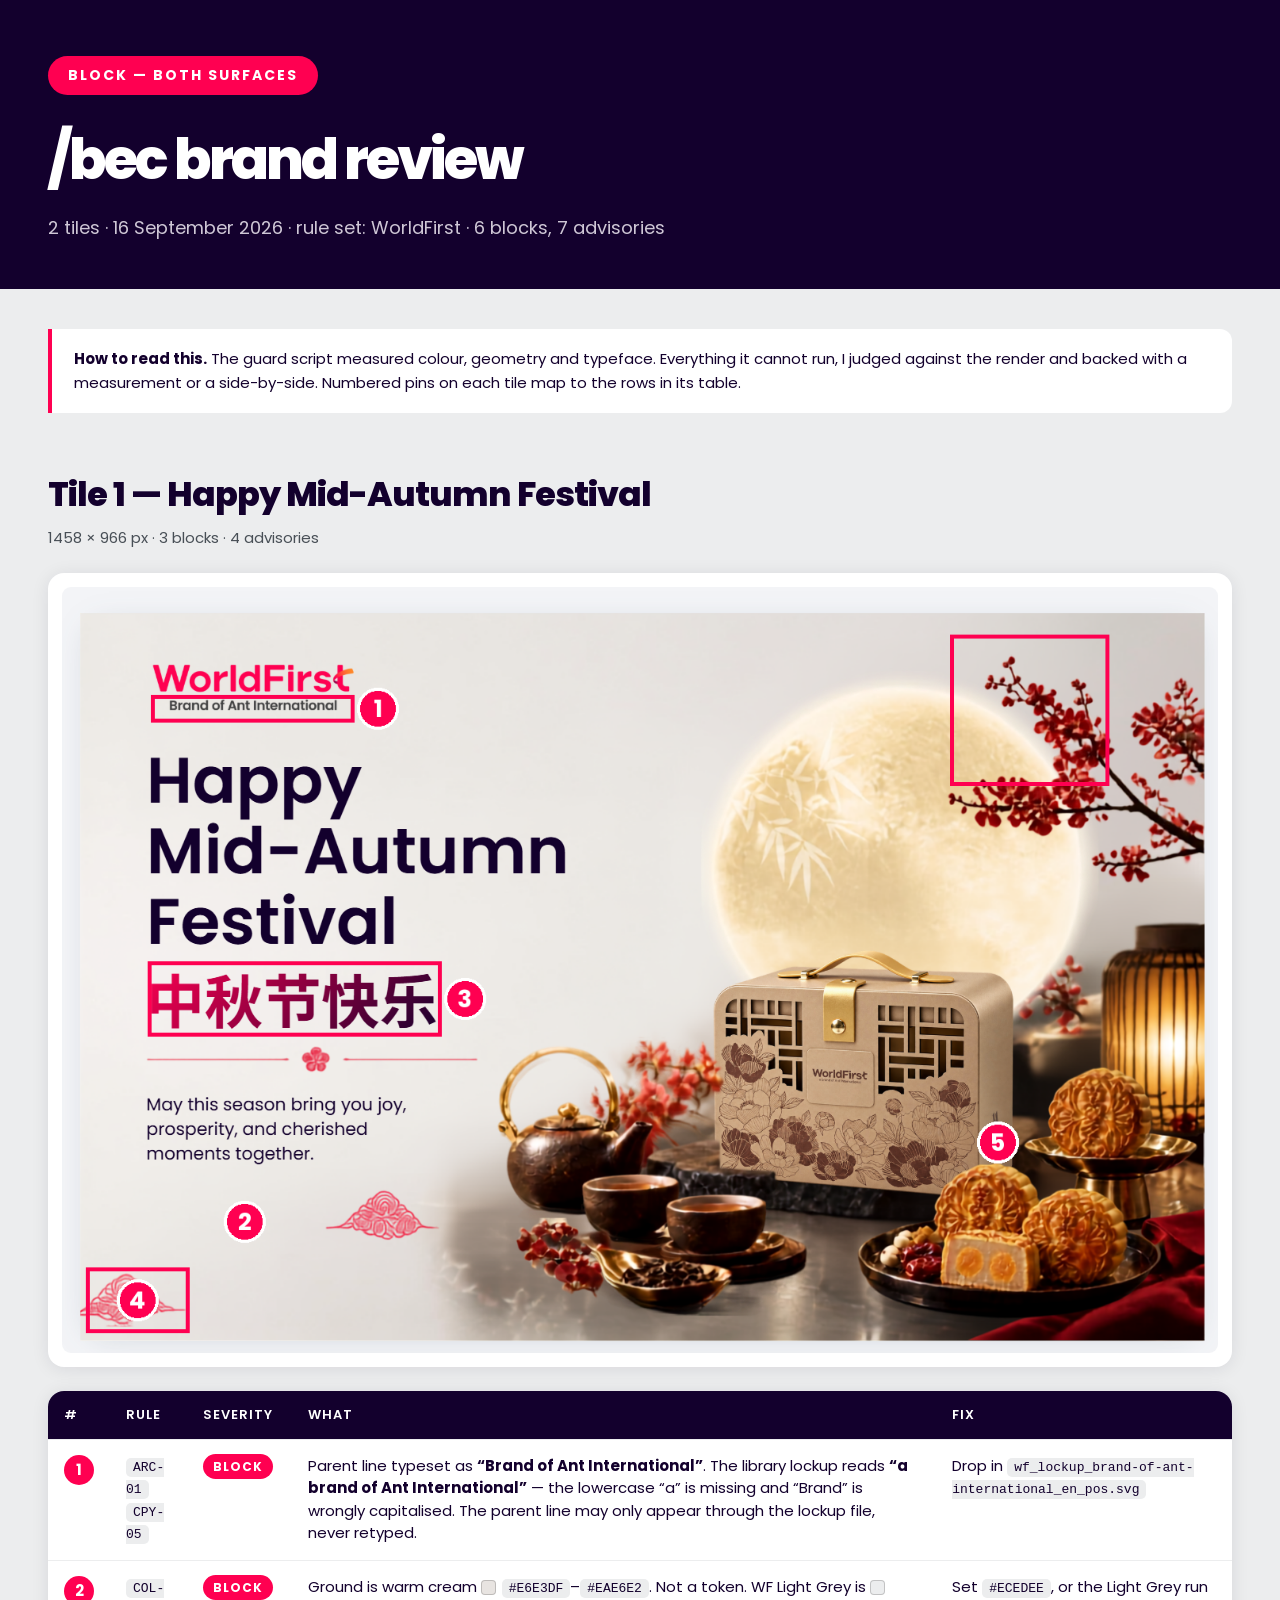
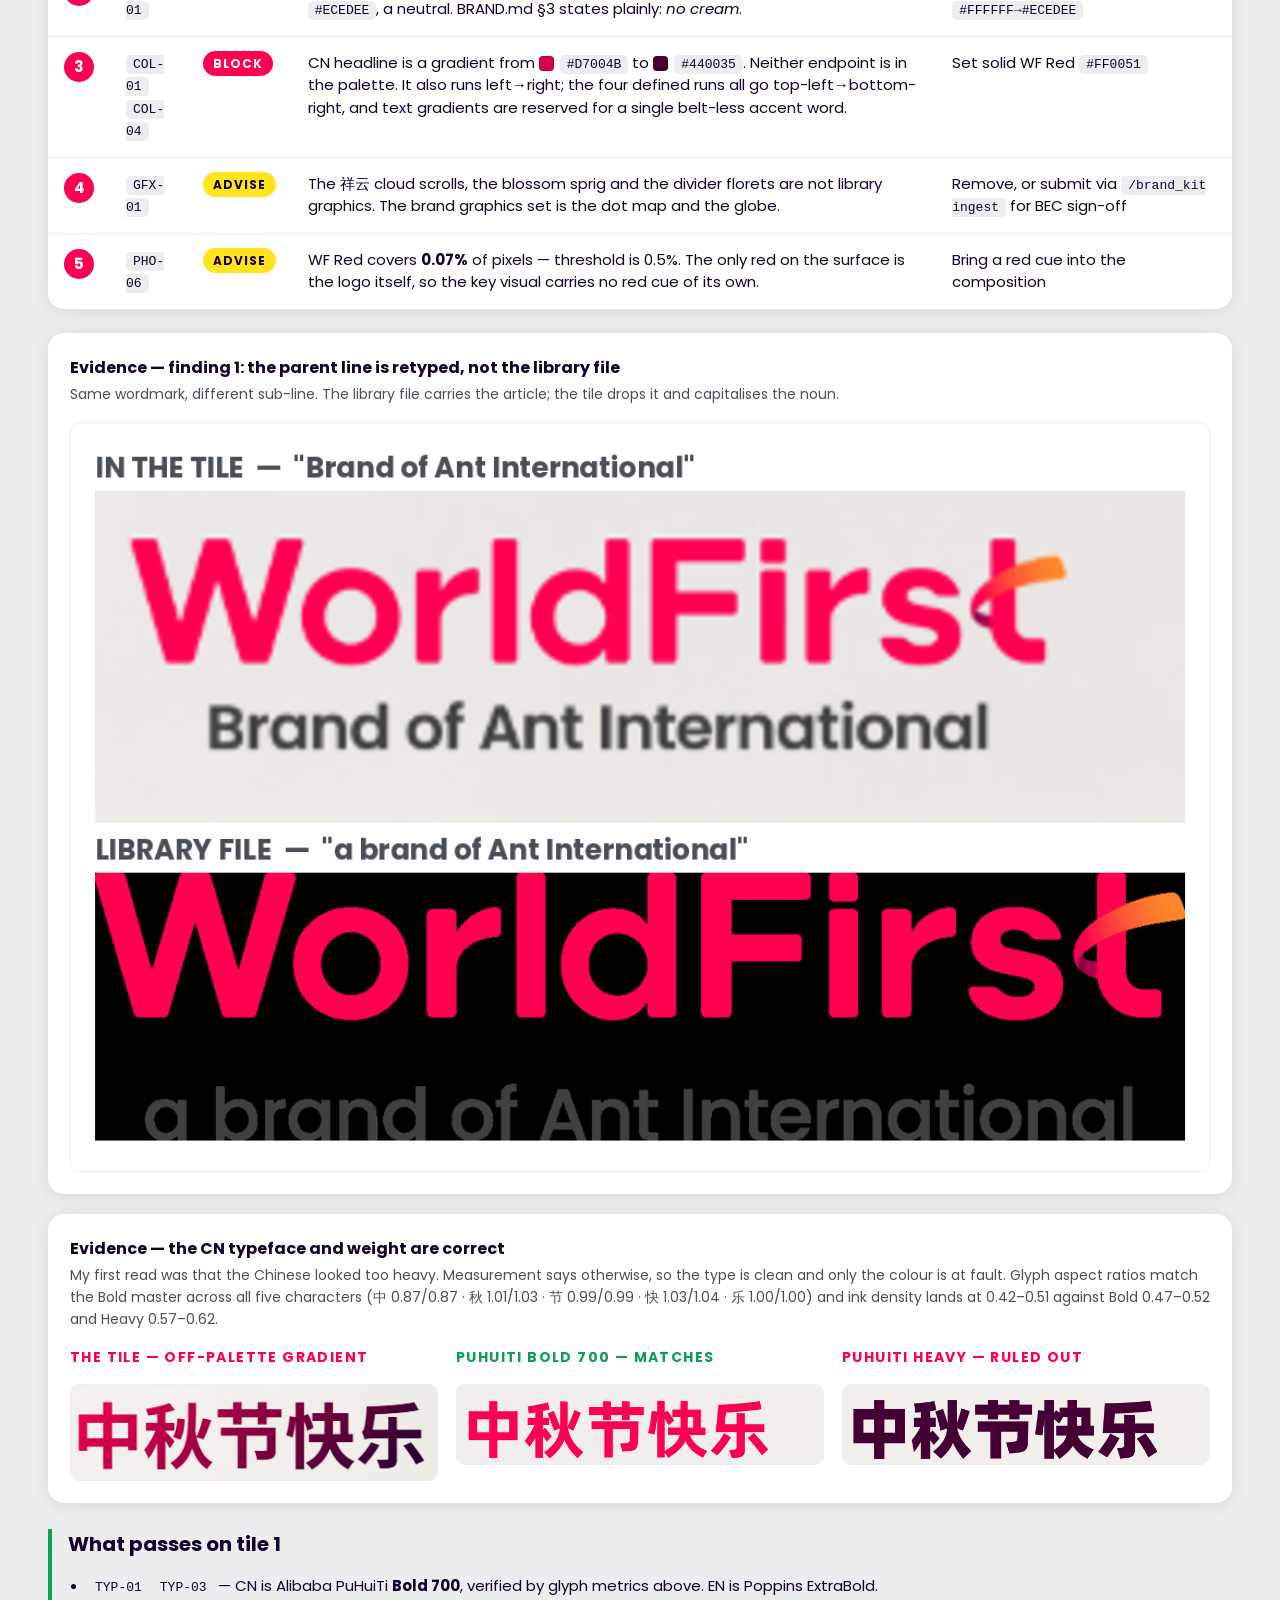
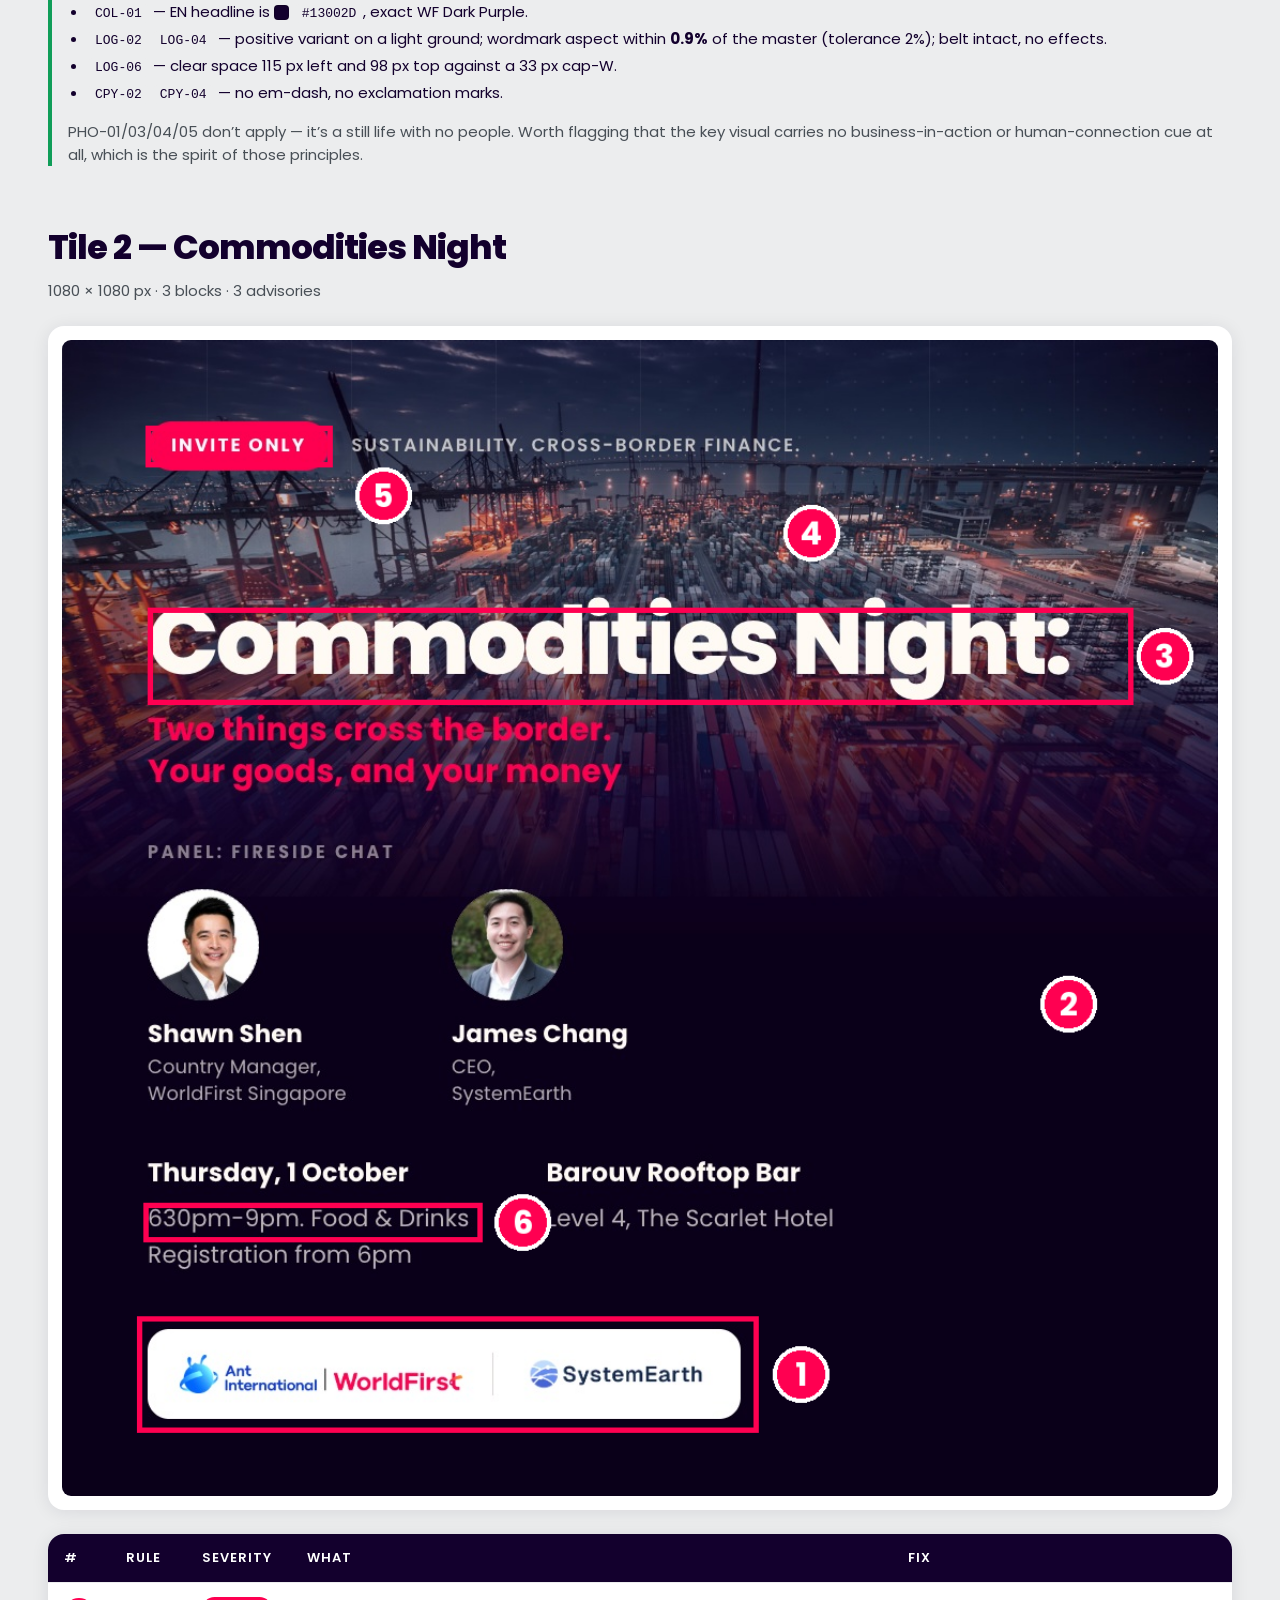
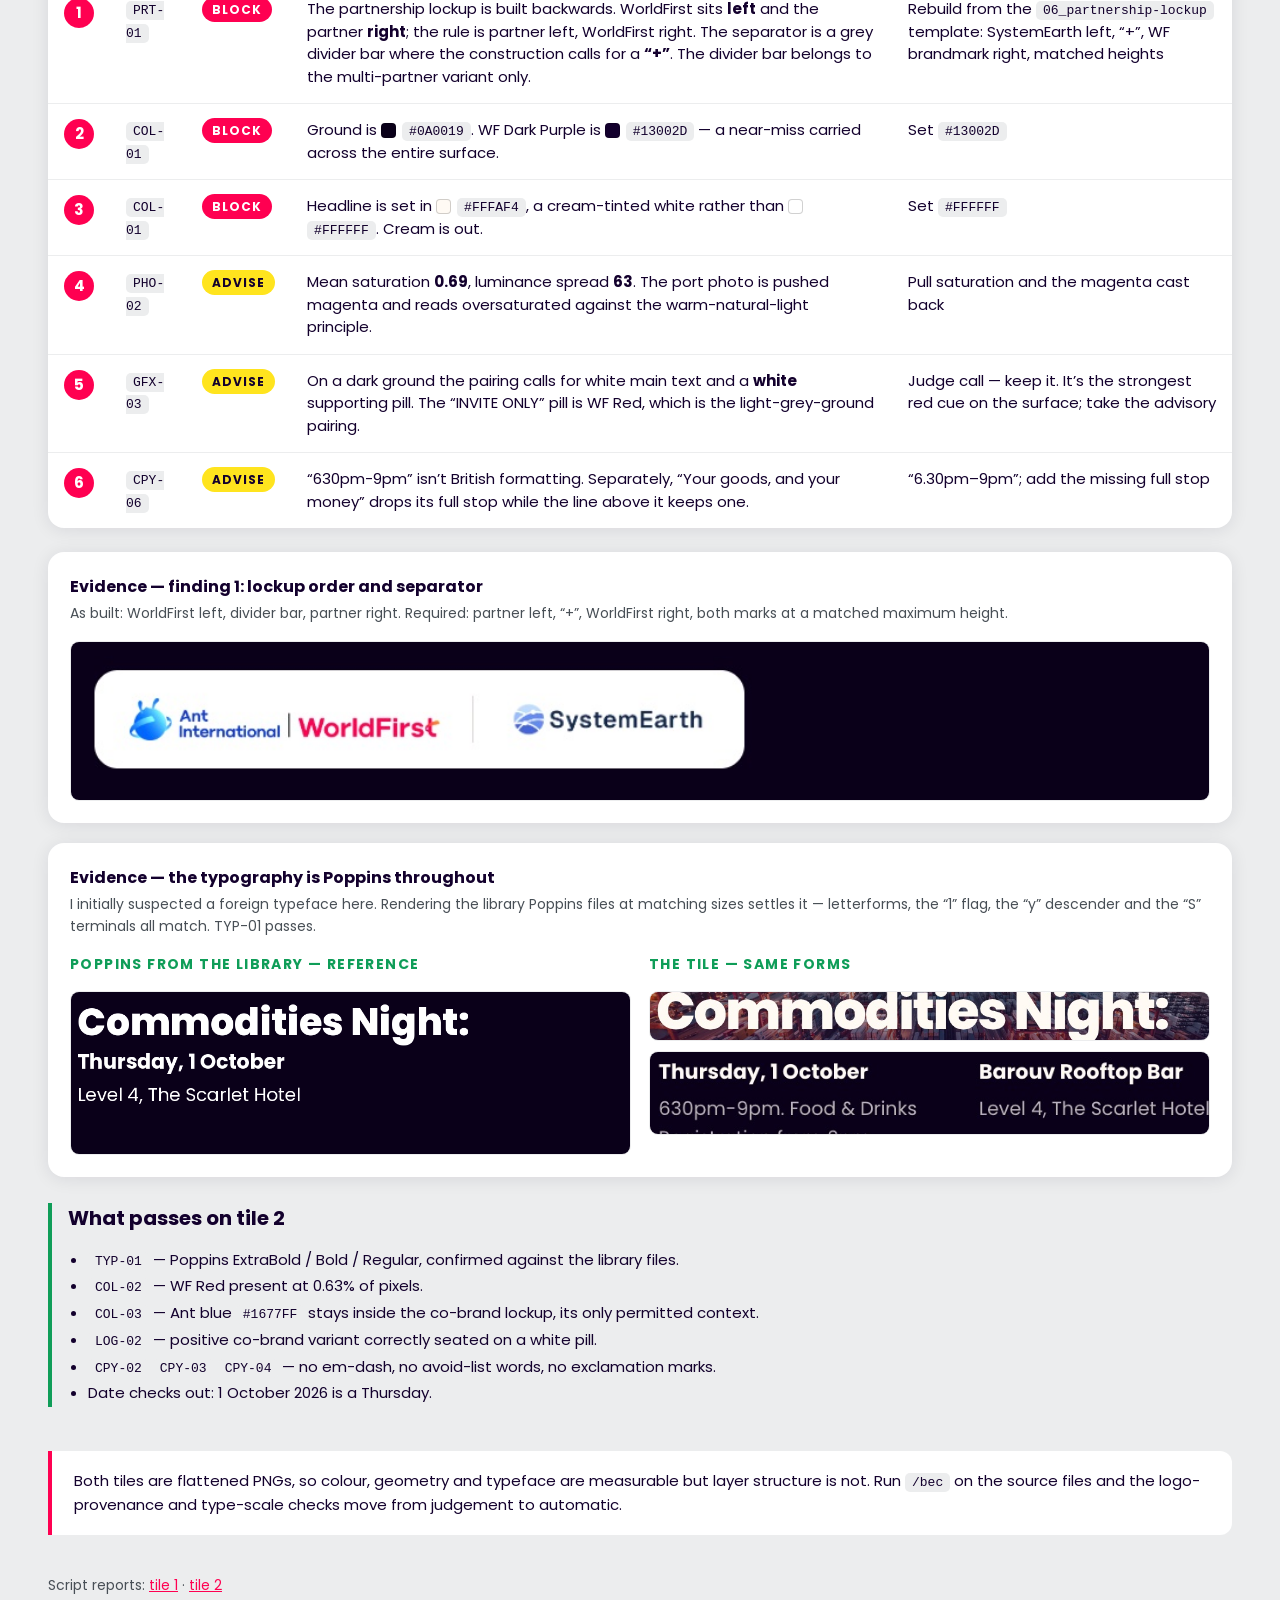
<file: reviews/2026-09-16/_old.html>
<!DOCTYPE html><html lang="en"><head><meta charset="utf-8"><meta name="viewport" content="width=device-width,initial-scale=1">
<meta name="robots" content="noindex"><title>/bec review — 16 Sep 2026</title>
<link href="https://fonts.googleapis.com/css2?family=Poppins:wght@400;500;600;700;800&display=swap" rel="stylesheet">
<style>
:root{--red:#FF0051;--dark:#13002D;--purple:#32006E;--grey:#484F56;--lgrey:#ECEDEE;--white:#fff}
*{box-sizing:border-box}body{margin:0;font-family:Poppins,sans-serif;color:var(--dark);background:var(--lgrey)}
.wrap{max-width:1232px;margin:0 auto;padding:0 24px 96px}
header{background:var(--dark);color:#fff;padding:56px 0 48px;margin-bottom:40px}
header .wrap{padding-bottom:0}
h1{font-weight:800;letter-spacing:-3px;font-size:56px;margin:0 0 12px}
.sub{font-size:18px;color:#cfc7d6;margin:0}
.verdict{display:inline-block;background:var(--red);color:#fff;font-weight:700;font-size:14px;letter-spacing:2px;padding:9px 20px;border-radius:999px;margin-bottom:22px}
h2{font-weight:800;letter-spacing:-1px;font-size:34px;margin:56px 0 6px}
h3{font-weight:700;font-size:20px;margin:40px 0 14px}
.meta{color:var(--grey);font-size:15px;margin:0 0 24px}
.shot{background:#fff;border-radius:16px;padding:14px;box-shadow:0 2px 18px rgba(19,0,45,.09)}
.shot img{width:100%;display:block;border-radius:9px}
table{width:100%;border-collapse:collapse;background:#fff;border-radius:16px;overflow:hidden;box-shadow:0 2px 18px rgba(19,0,45,.09);margin:24px 0}
th{background:var(--dark);color:#fff;font-weight:600;font-size:13px;letter-spacing:1px;text-transform:uppercase;text-align:left;padding:14px 16px}
td{padding:15px 16px;border-top:1px solid var(--lgrey);font-size:15px;vertical-align:top;line-height:1.5}
td.n{width:44px;text-align:center}
.pin{display:inline-flex;align-items:center;justify-content:center;width:30px;height:30px;border-radius:50%;background:var(--red);color:#fff;font-weight:700;font-size:15px}
.sev{font-weight:700;font-size:12px;letter-spacing:1px;padding:4px 10px;border-radius:999px;white-space:nowrap}
.block{background:var(--red);color:#fff}.advise{background:#FFE41E;color:var(--dark)}.pass{background:#0F9D58;color:#fff}
code{background:var(--lgrey);padding:2px 7px;border-radius:5px;font-size:13px;font-family:ui-monospace,monospace}
.sw{display:inline-block;width:15px;height:15px;border-radius:4px;vertical-align:-3px;margin-right:6px;border:1px solid rgba(0,0,0,.18)}
.ev{background:#fff;border-radius:16px;padding:22px;margin:20px 0;box-shadow:0 2px 18px rgba(19,0,45,.09)}
.ev h4{margin:0 0 4px;font-size:16px;font-weight:700}
.ev p{margin:0 0 16px;color:var(--grey);font-size:14px;line-height:1.55}
.ev img{width:100%;display:block;border-radius:9px;border:1px solid var(--lgrey)}
.two{display:grid;grid-template-columns:1fr 1fr;gap:18px}
.cap{font-size:12px;font-weight:700;letter-spacing:1.4px;text-transform:uppercase;color:var(--grey);margin:0 0 8px}
.bad .cap{color:var(--red)}.good .cap{color:#0F9D58}
.pl{border-left:4px solid var(--red);padding-left:16px;margin:26px 0}
.pl.ok{border-color:#0F9D58}
ul{margin:10px 0 0;padding-left:20px;font-size:15px;line-height:1.75}
.note{background:#fff;border-left:4px solid var(--red);border-radius:0 12px 12px 0;padding:18px 22px;font-size:15px;line-height:1.6;margin:28px 0}
@media(max-width:820px){.two{grid-template-columns:1fr}h1{font-size:36px;letter-spacing:-1px}}
</style></head><body>
<header><div class="wrap">
<div class="verdict">BLOCK — BOTH SURFACES</div>
<h1>/bec brand review</h1>
<p class="sub">2 tiles · 16 September 2026 · rule set: WorldFirst · 6 blocks, 7 advisories</p>
</div></header>
<div class="wrap">

<div class="note"><strong>How to read this.</strong> The guard script measured colour, geometry and typeface. Everything it cannot run, I judged against the render and backed with a measurement or a side-by-side. Numbered pins on each tile map to the rows in its table.</div>

<h2>Tile 1 — Happy Mid-Autumn Festival</h2>
<p class="meta">1458 × 966 px · 3 blocks · 4 advisories</p>
<div class="shot"><img src="img/tile1_annotated.png" alt="Mid-Autumn tile with numbered findings"></div>

<table>
<tr><th class="n">#</th><th>Rule</th><th>Severity</th><th>What</th><th>Fix</th></tr>
<tr><td class="n"><span class="pin">1</span></td><td><code>ARC-01</code><br><code>CPY-05</code></td><td><span class="sev block">BLOCK</span></td>
<td>Parent line typeset as <strong>“Brand of Ant International”</strong>. The library lockup reads <strong>“a brand of Ant International”</strong> — the lowercase “a” is missing and “Brand” is wrongly capitalised. The parent line may only appear through the lockup file, never retyped.</td>
<td>Drop in <code>wf_lockup_brand-of-ant-international_en_pos.svg</code></td></tr>
<tr><td class="n"><span class="pin">2</span></td><td><code>COL-01</code></td><td><span class="sev block">BLOCK</span></td>
<td>Ground is warm cream <span class="sw" style="background:#E8E4E1"></span><code>#E6E3DF</code>–<code>#EAE6E2</code>. Not a token. WF Light Grey is <span class="sw" style="background:#ECEDEE"></span><code>#ECEDEE</code>, a neutral. BRAND.md §3 states plainly: <em>no cream</em>.</td>
<td>Set <code>#ECEDEE</code>, or the Light Grey run <code>#FFFFFF→#ECEDEE</code></td></tr>
<tr><td class="n"><span class="pin">3</span></td><td><code>COL-01</code><br><code>COL-04</code></td><td><span class="sev block">BLOCK</span></td>
<td>CN headline is a gradient from <span class="sw" style="background:#D7004B"></span><code>#D7004B</code> to <span class="sw" style="background:#440035"></span><code>#440035</code>. Neither endpoint is in the palette. It also runs left→right; the four defined runs all go top-left→bottom-right, and text gradients are reserved for a single belt-less accent word.</td>
<td>Set solid WF Red <code>#FF0051</code></td></tr>
<tr><td class="n"><span class="pin">4</span></td><td><code>GFX-01</code></td><td><span class="sev advise">ADVISE</span></td>
<td>The 祥云 cloud scrolls, the blossom sprig and the divider florets are not library graphics. The brand graphics set is the dot map and the globe.</td>
<td>Remove, or submit via <code>/brand_kit ingest</code> for BEC sign-off</td></tr>
<tr><td class="n"><span class="pin">5</span></td><td><code>PHO-06</code></td><td><span class="sev advise">ADVISE</span></td>
<td>WF Red covers <strong>0.07%</strong> of pixels — threshold is 0.5%. The only red on the surface is the logo itself, so the key visual carries no red cue of its own.</td>
<td>Bring a red cue into the composition</td></tr>
</table>

<div class="ev">
<h4>Evidence — finding 1: the parent line is retyped, not the library file</h4>
<p>Same wordmark, different sub-line. The library file carries the article; the tile drops it and capitalises the noun.</p>
<img src="img/ev_parentline.png" alt="Tile parent line compared against the library lockup">
</div>

<div class="ev">
<h4>Evidence — the CN typeface and weight are correct</h4>
<p>My first read was that the Chinese looked too heavy. Measurement says otherwise, so the type is clean and only the colour is at fault. Glyph aspect ratios match the Bold master across all five characters (中 0.87/0.87 · 秋 1.01/1.03 · 节 0.99/0.99 · 快 1.03/1.04 · 乐 1.00/1.00) and ink density lands at 0.42–0.51 against Bold 0.47–0.52 and Heavy 0.57–0.62.</p>
<div class="two" style="grid-template-columns:1fr 1fr 1fr">
<div class="bad"><p class="cap">The tile — off-palette gradient</p><img src="img/ev_cn_tile.png" alt="CN headline as set in the tile"></div>
<div class="good"><p class="cap">PuHuiTi Bold 700 — matches</p><img src="img/ev_cn_bold.png" alt="Alibaba PuHuiTi Bold reference"></div>
<div class="bad"><p class="cap">PuHuiTi Heavy — ruled out</p><img src="img/ev_cn_heavy.png" alt="Alibaba PuHuiTi Heavy reference"></div>
</div>
</div>

<div class="pl ok"><h3 style="margin-top:0">What passes on tile 1</h3>
<ul>
<li><code>TYP-01</code> <code>TYP-03</code> — CN is Alibaba PuHuiTi <strong>Bold 700</strong>, verified by glyph metrics above. EN is Poppins ExtraBold.</li>
<li><code>COL-01</code> — EN headline is <span class="sw" style="background:#13002D"></span><code>#13002D</code>, exact WF Dark Purple.</li>
<li><code>LOG-02</code> <code>LOG-04</code> — positive variant on a light ground; wordmark aspect within <strong>0.9%</strong> of the master (tolerance 2%); belt intact, no effects.</li>
<li><code>LOG-06</code> — clear space 115 px left and 98 px top against a 33 px cap-W.</li>
<li><code>CPY-02</code> <code>CPY-04</code> — no em-dash, no exclamation marks.</li>
</ul>
<p style="font-size:15px;color:var(--grey);margin-top:14px">PHO-01/03/04/05 don’t apply — it’s a still life with no people. Worth flagging that the key visual carries no business-in-action or human-connection cue at all, which is the spirit of those principles.</p>
</div>

<h2>Tile 2 — Commodities Night</h2>
<p class="meta">1080 × 1080 px · 3 blocks · 3 advisories</p>
<div class="shot"><img src="img/tile2_annotated.png" alt="Commodities Night tile with numbered findings"></div>

<table>
<tr><th class="n">#</th><th>Rule</th><th>Severity</th><th>What</th><th>Fix</th></tr>
<tr><td class="n"><span class="pin">1</span></td><td><code>PRT-01</code></td><td><span class="sev block">BLOCK</span></td>
<td>The partnership lockup is built backwards. WorldFirst sits <strong>left</strong> and the partner <strong>right</strong>; the rule is partner left, WorldFirst right. The separator is a grey divider bar where the construction calls for a <strong>“+”</strong>. The divider bar belongs to the multi-partner variant only.</td>
<td>Rebuild from the <code>06_partnership-lockup</code> template: SystemEarth left, “+”, WF brandmark right, matched heights</td></tr>
<tr><td class="n"><span class="pin">2</span></td><td><code>COL-01</code></td><td><span class="sev block">BLOCK</span></td>
<td>Ground is <span class="sw" style="background:#0A0019"></span><code>#0A0019</code>. WF Dark Purple is <span class="sw" style="background:#13002D"></span><code>#13002D</code> — a near-miss carried across the entire surface.</td>
<td>Set <code>#13002D</code></td></tr>
<tr><td class="n"><span class="pin">3</span></td><td><code>COL-01</code></td><td><span class="sev block">BLOCK</span></td>
<td>Headline is set in <span class="sw" style="background:#FFFAF4"></span><code>#FFFAF4</code>, a cream-tinted white rather than <span class="sw" style="background:#fff"></span><code>#FFFFFF</code>. Cream is out.</td>
<td>Set <code>#FFFFFF</code></td></tr>
<tr><td class="n"><span class="pin">4</span></td><td><code>PHO-02</code></td><td><span class="sev advise">ADVISE</span></td>
<td>Mean saturation <strong>0.69</strong>, luminance spread <strong>63</strong>. The port photo is pushed magenta and reads oversaturated against the warm-natural-light principle.</td>
<td>Pull saturation and the magenta cast back</td></tr>
<tr><td class="n"><span class="pin">5</span></td><td><code>GFX-03</code></td><td><span class="sev advise">ADVISE</span></td>
<td>On a dark ground the pairing calls for white main text and a <strong>white</strong> supporting pill. The “INVITE ONLY” pill is WF Red, which is the light-grey-ground pairing.</td>
<td>Judge call — keep it. It’s the strongest red cue on the surface; take the advisory</td></tr>
<tr><td class="n"><span class="pin">6</span></td><td><code>CPY-06</code></td><td><span class="sev advise">ADVISE</span></td>
<td>“630pm-9pm” isn’t British formatting. Separately, “Your goods, and your money” drops its full stop while the line above it keeps one.</td>
<td>“6.30pm–9pm”; add the missing full stop</td></tr>
</table>

<div class="ev">
<h4>Evidence — finding 1: lockup order and separator</h4>
<p>As built: WorldFirst left, divider bar, partner right. Required: partner left, “+”, WorldFirst right, both marks at a matched maximum height.</p>
<img src="img/ev_lockup.png" alt="The partnership lockup as built on the tile">
</div>

<div class="ev">
<h4>Evidence — the typography is Poppins throughout</h4>
<p>I initially suspected a foreign typeface here. Rendering the library Poppins files at matching sizes settles it — letterforms, the “1” flag, the “y” descender and the “S” terminals all match. TYP-01 passes.</p>
<div class="two">
<div class="good"><p class="cap">Poppins from the library — reference</p><img src="img/ev_poppins_ref.png" alt="Poppins ExtraBold, Bold and Regular reference rendering"></div>
<div class="good"><p class="cap">The tile — same forms</p><img src="img/ev_head_tile.png" alt="Tile headline" style="margin-bottom:10px"><img src="img/ev_body_tile.png" alt="Tile body text"></div>
</div>
</div>

<div class="pl ok"><h3 style="margin-top:0">What passes on tile 2</h3>
<ul>
<li><code>TYP-01</code> — Poppins ExtraBold / Bold / Regular, confirmed against the library files.</li>
<li><code>COL-02</code> — WF Red present at 0.63% of pixels.</li>
<li><code>COL-03</code> — Ant blue <code>#1677FF</code> stays inside the co-brand lockup, its only permitted context.</li>
<li><code>LOG-02</code> — positive co-brand variant correctly seated on a white pill.</li>
<li><code>CPY-02</code> <code>CPY-03</code> <code>CPY-04</code> — no em-dash, no avoid-list words, no exclamation marks.</li>
<li>Date checks out: 1 October 2026 is a Thursday.</li>
</ul></div>

<div class="note" style="margin-top:44px">Both tiles are flattened PNGs, so colour, geometry and typeface are measurable but layer structure is not. Run <code>/bec</code> on the source files and the logo-provenance and type-scale checks move from judgement to automatic.</div>

<p style="color:var(--grey);font-size:14px;margin-top:40px">Script reports:
<a href="file:///Users/steven/Downloads/ant-brand-system/_guard/20260916-103317_6321F06B-A99D-48d8-AF5B-9D85B06F9EE1_png.html" style="color:var(--red)">tile 1</a> ·
<a href="file:///Users/steven/Downloads/ant-brand-system/_guard/20260916-103319_A8C36416-EB7D-40de-ABA5-02FD6F5AFBF3_png.html" style="color:var(--red)">tile 2</a></p>
</div></body></html>
</file>
